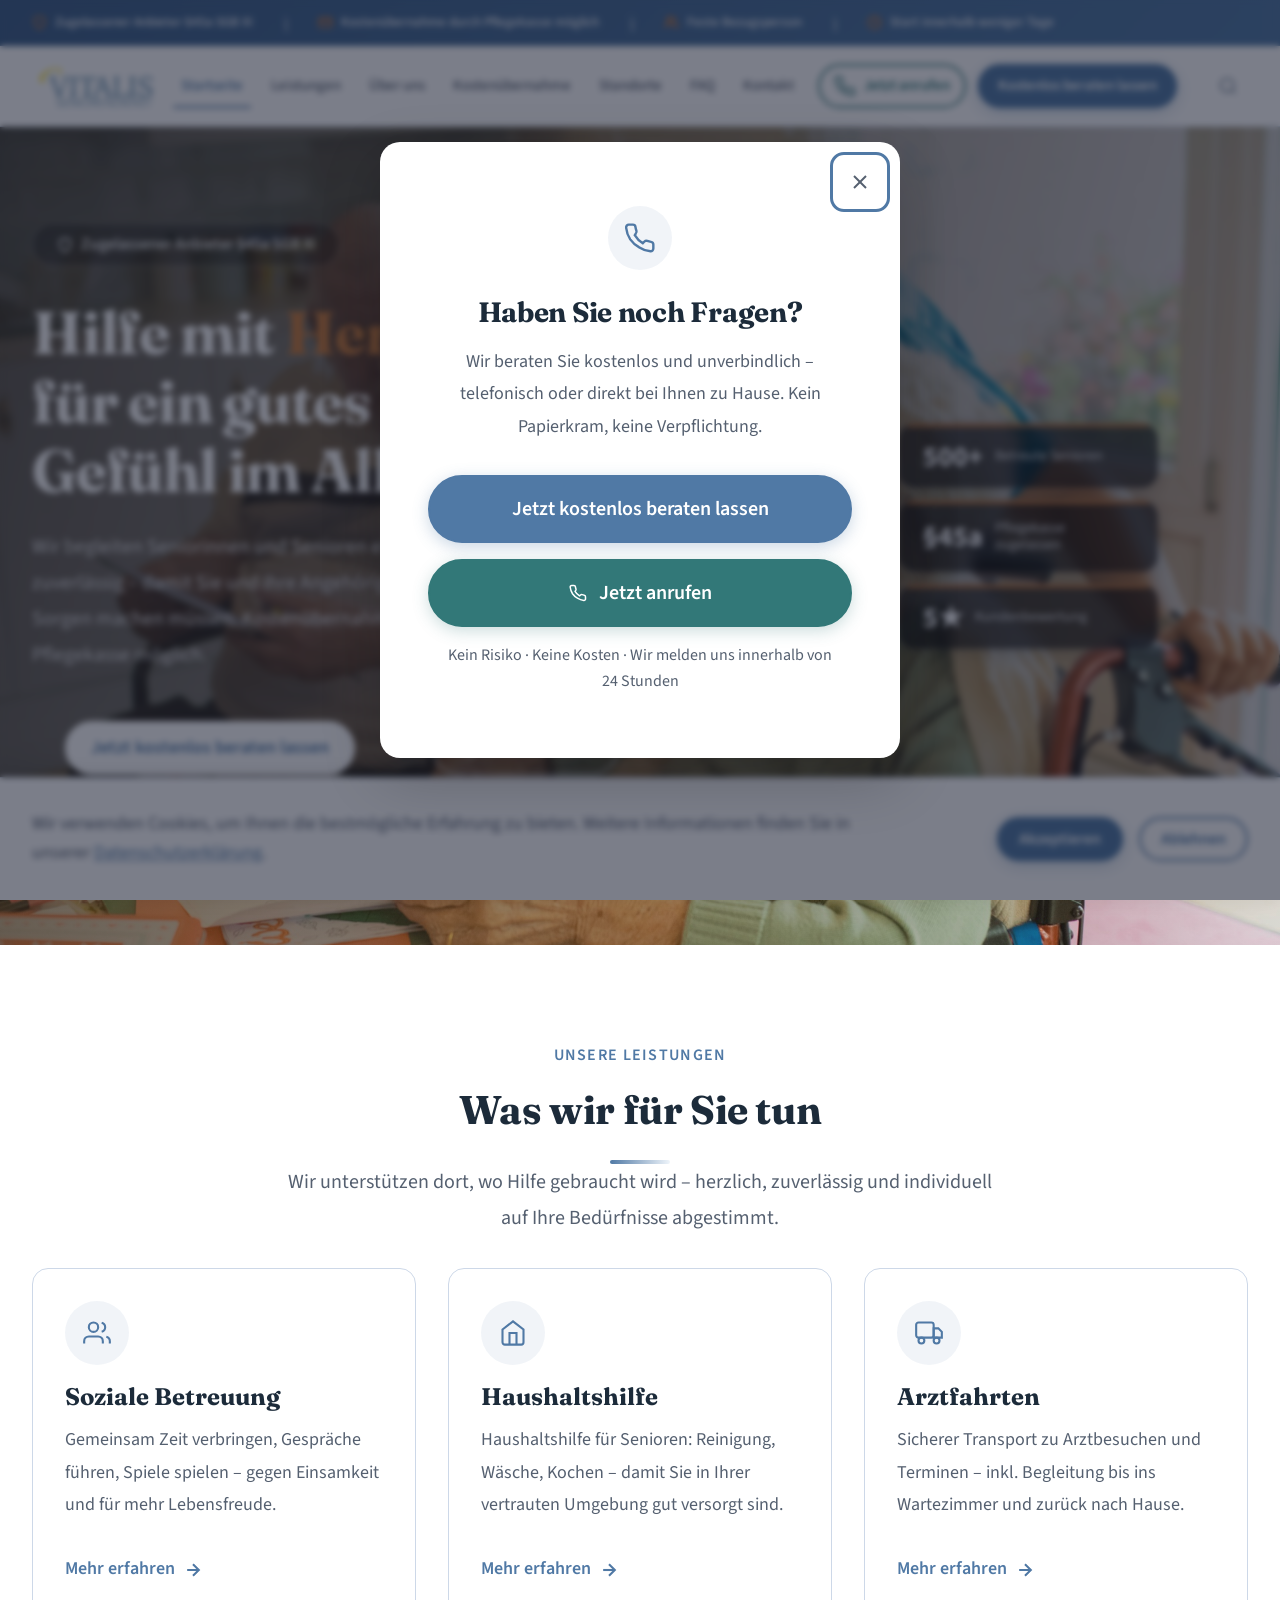
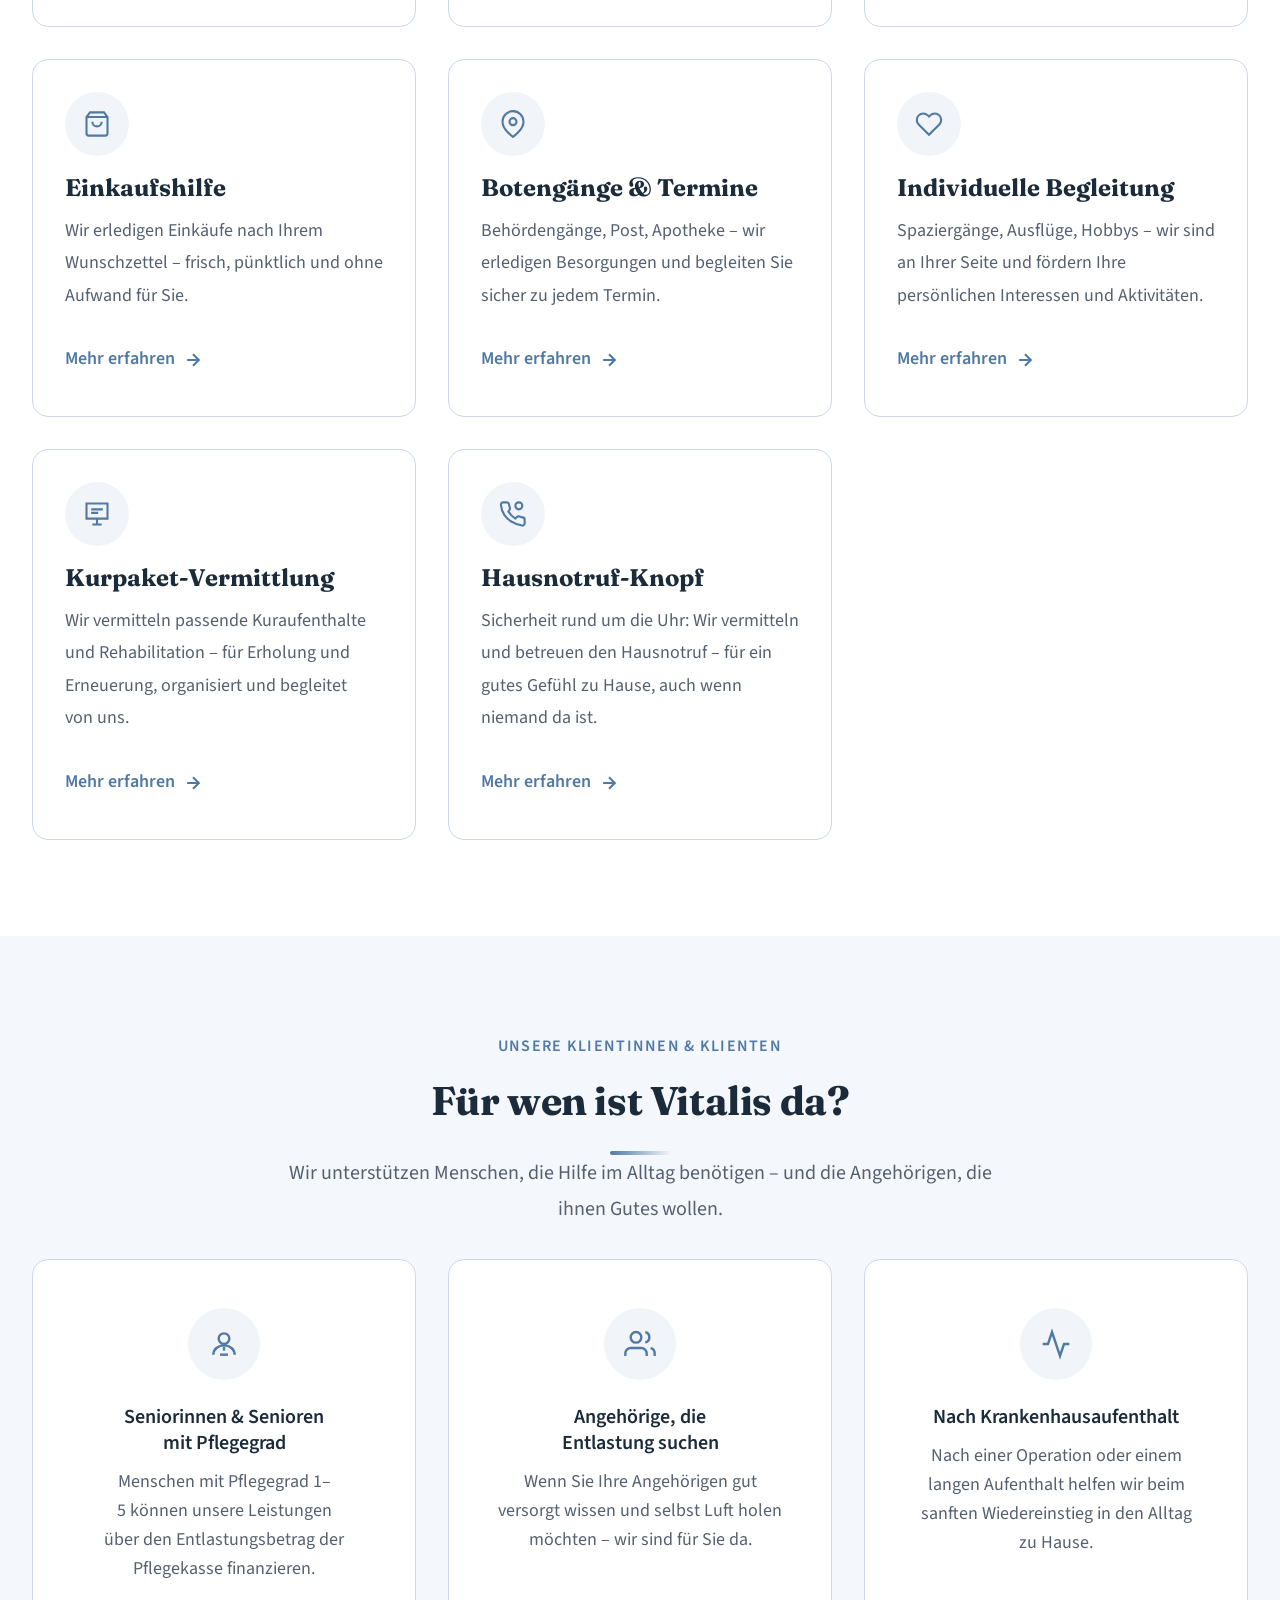
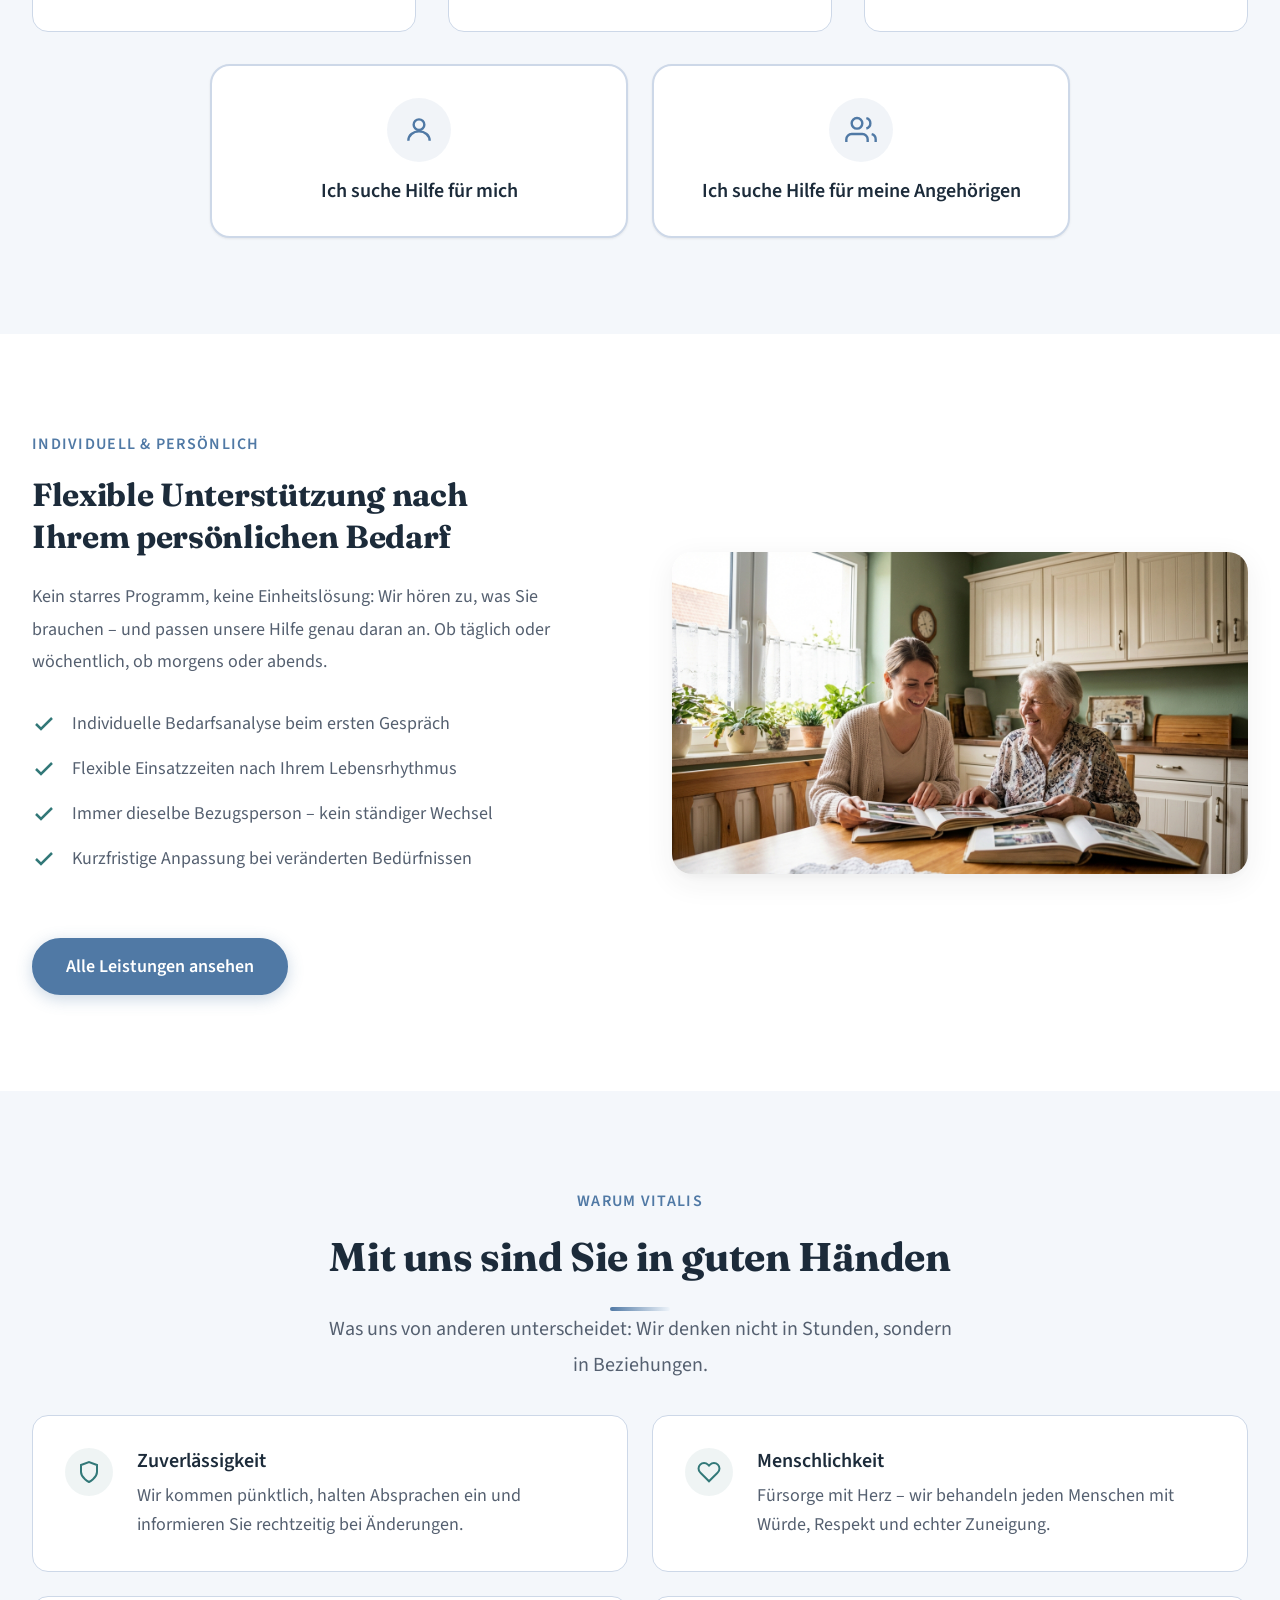
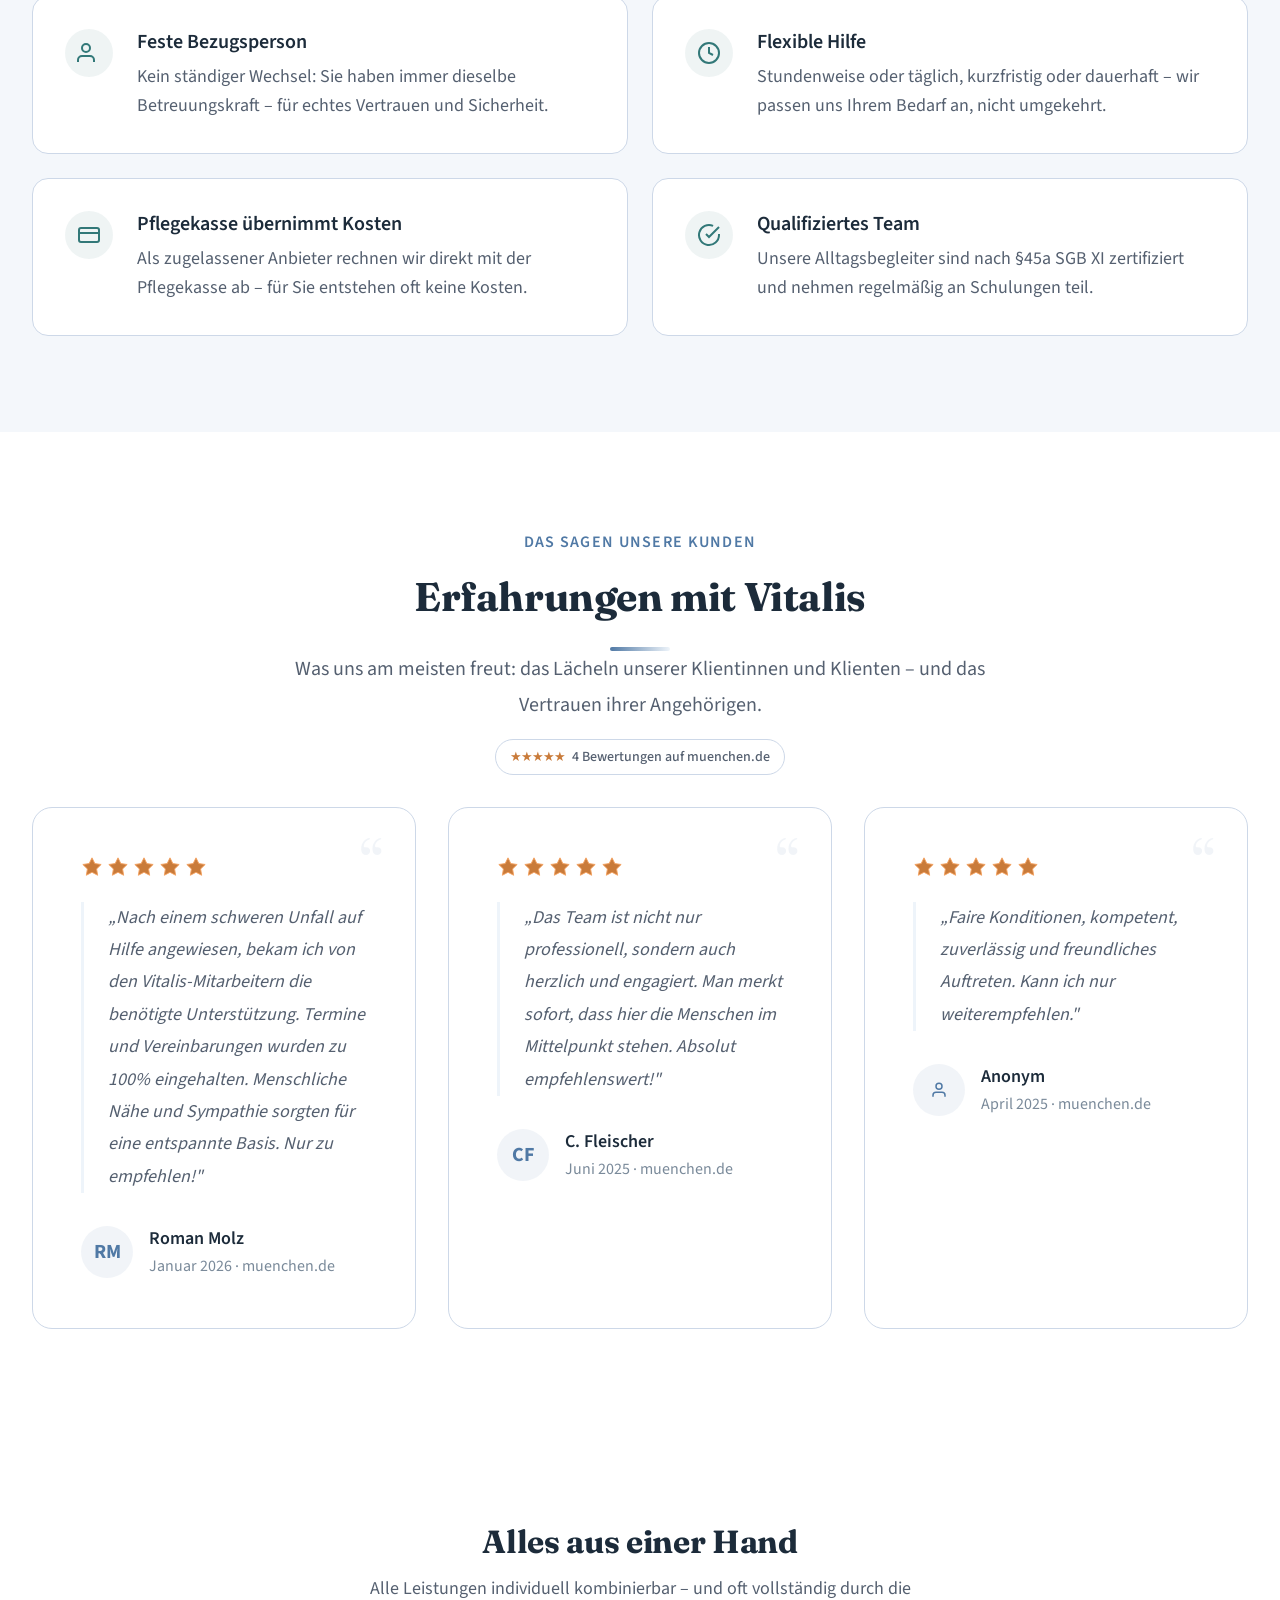
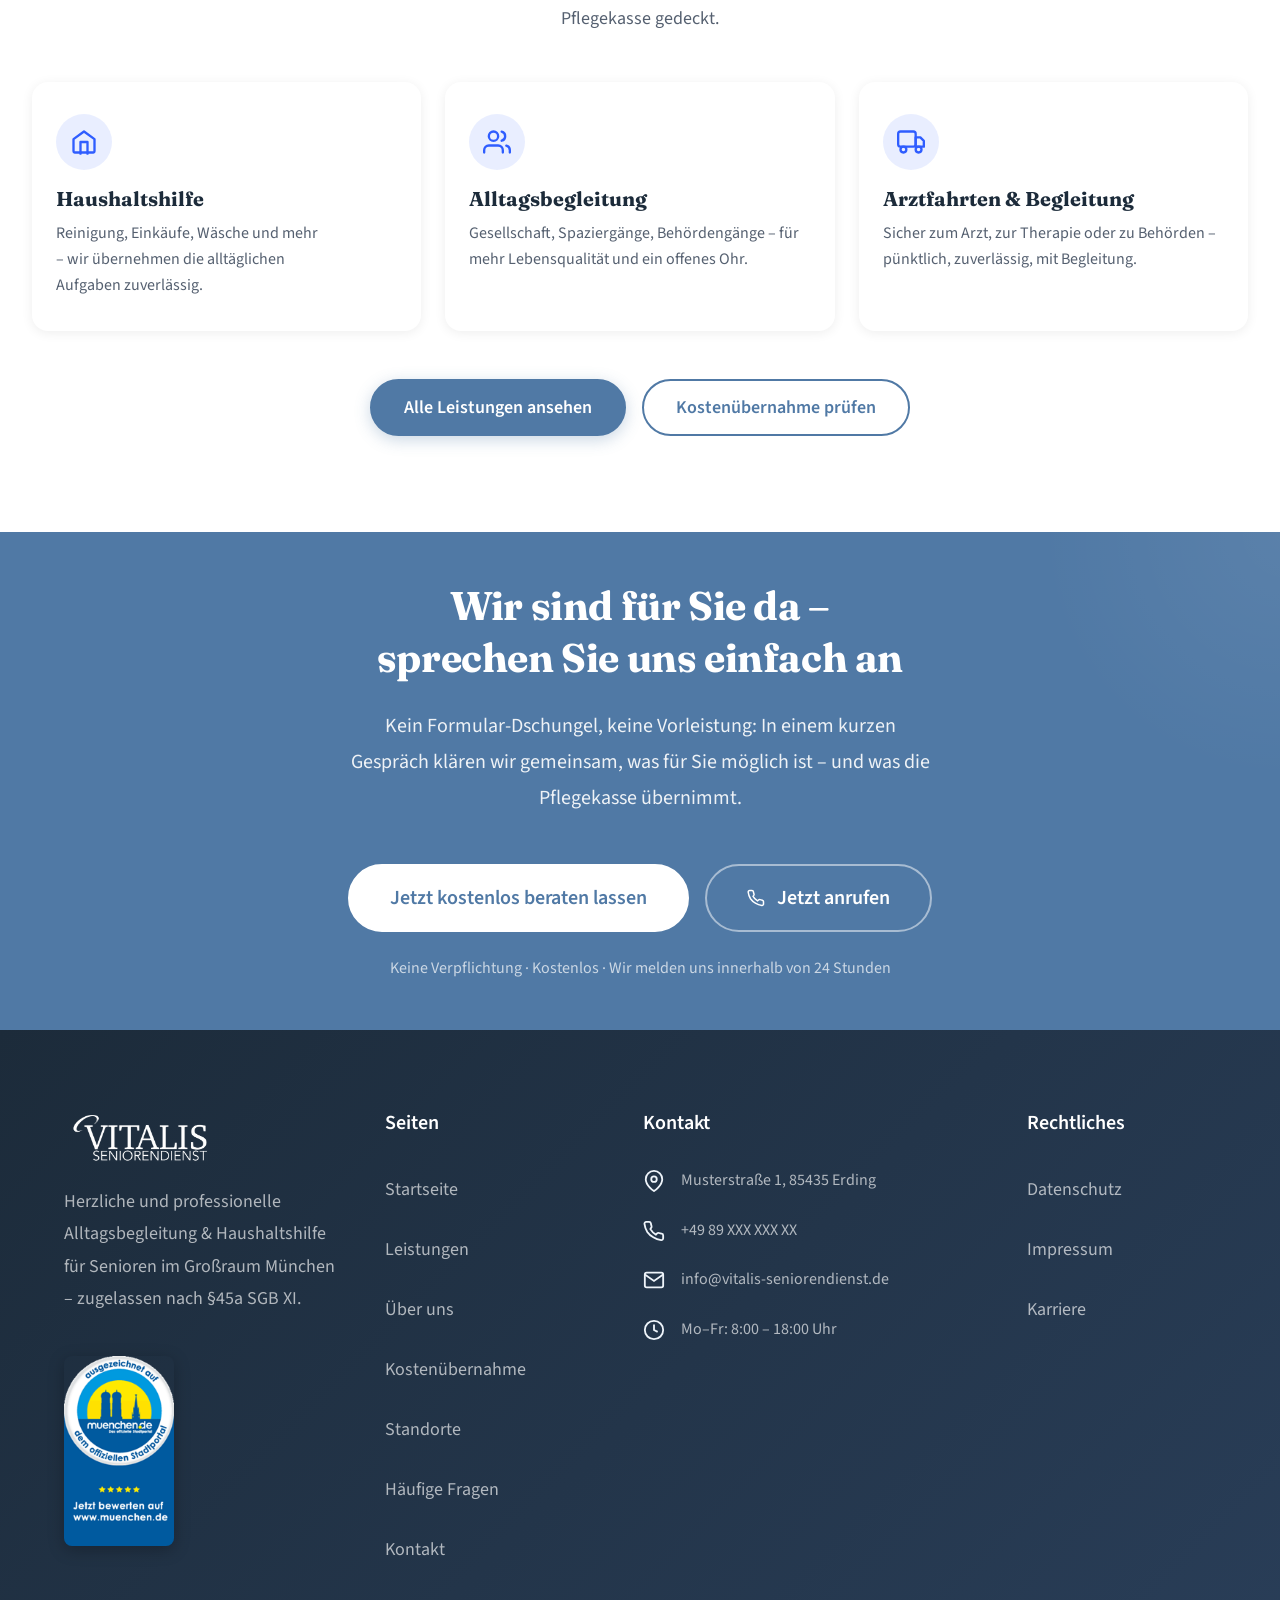
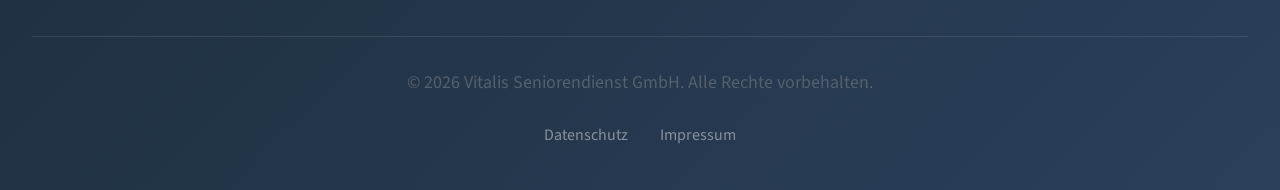
<file: index.html>
<!DOCTYPE html>
<html lang="de">
<head>
  <meta charset="UTF-8" />
  <meta name="viewport" content="width=device-width, initial-scale=1.0" />
  <title>Vitalis Seniorendienst – Hilfe mit Herz für ein gutes Gefühl im Alltag</title>
  <meta name="description" content="Vitalis Seniorendienst GmbH – zugelassener Anbieter nach §45a SGB XI. Alltagsbegleitung, Haushaltshilfe und Seniorenbetreuung im Raum München. Kostenübernahme durch Pflegekasse möglich." />
  <meta name="keywords" content="Haushaltshilfe Senioren München, Alltagsbegleitung Erding, Seniorenbetreuung Pflegekasse, §45a SGB XI" />
  <!-- Performance: DNS Prefetch für externe Ressourcen --><link rel="dns-prefetch" href="https://sorglos-pflege.de" />  <!-- CSS kritisch inline-priorisieren -->
  <link rel="preload" href="css/main.css" as="style" />  <link rel="preload" href="assets/fonts/source-sans-3-latin.woff2" as="font" type="font/woff2" crossorigin />
  <link rel="stylesheet" href="css/main.css" />
  <link rel="stylesheet" href="css/components.css" />
  <link rel="stylesheet" href="css/responsive.css" />
</head>
<body>

<a href="#main-content" class="skip-link">Zum Inhalt springen</a>

<!-- ══ HEADER ══════════════════════════════════════════════ -->
<header class="site-header">
  <div class="trust-bar">
    <div class="trust-bar__inner container">
      <span class="trust-bar__item">
        <svg width="15" height="15" viewBox="0 0 24 24" fill="none" stroke="currentColor" stroke-width="2.5" aria-hidden="true"><path d="M12 22s8-4 8-10V5l-8-3-8 3v7c0 6 8 10 8 10z"/></svg>
        Zugelassener Anbieter §45a SGB XI
      </span>
      <span class="trust-bar__divider" aria-hidden="true">|</span>
      <span class="trust-bar__item">
        <svg width="15" height="15" viewBox="0 0 24 24" fill="none" stroke="currentColor" stroke-width="2.5" aria-hidden="true"><rect x="2" y="5" width="20" height="14" rx="2"/><line x1="2" y1="10" x2="22" y2="10"/></svg>
        Kostenübernahme durch Pflegekasse möglich
      </span>
      <span class="trust-bar__divider" aria-hidden="true">|</span>
      <span class="trust-bar__item">
        <svg width="15" height="15" viewBox="0 0 24 24" fill="none" stroke="currentColor" stroke-width="2.5" aria-hidden="true"><path d="M17 21v-2a4 4 0 0 0-4-4H5a4 4 0 0 0-4 4v2"/><circle cx="9" cy="7" r="4"/><path d="M23 21v-2a4 4 0 0 0-3-3.87"/><path d="M16 3.13a4 4 0 0 1 0 7.75"/></svg>
        Feste Bezugsperson
      </span>
      <span class="trust-bar__divider" aria-hidden="true">|</span>
      <span class="trust-bar__item">
        <svg width="15" height="15" viewBox="0 0 24 24" fill="none" stroke="currentColor" stroke-width="2.5" aria-hidden="true"><circle cx="12" cy="12" r="10"/><polyline points="12 6 12 12 16 14"/></svg>
        Start innerhalb weniger Tage
      </span>
    </div>
  </div>
  <nav class="nav" role="navigation" aria-label="Hauptnavigation">
    <div class="nav__inner container">
      <a href="index.html" class="nav__logo" aria-label="Vitalis Seniorendienst – Startseite">
        <img src="images/vitalis-logo.avif" alt="Vitalis Seniorendienst" class="nav__logo-img" width="160" height="48" loading="eager">
      </a>
      <button class="nav__hamburger" aria-label="Menü öffnen" aria-expanded="false" aria-controls="nav-menu">
        <span></span><span></span><span></span>
      </button>
      <ul class="nav__links" id="nav-menu" role="list">
        <li><a href="index.html" class="nav__link is-active" aria-current="page">Startseite</a></li>
        <li><a href="leistungen.html" class="nav__link">Leistungen</a></li>
        <li><a href="ueber-uns.html" class="nav__link">Über uns</a></li>
        <li><a href="kostenuebernahme.html" class="nav__link">Kostenübernahme</a></li>
        <li><a href="standorte.html" class="nav__link">Standorte</a></li>
        <li><a href="faq.html" class="nav__link">FAQ</a></li>
        <li><a href="kontakt.html" class="nav__link">Kontakt</a></li>
      </ul>
      <button class="nav__search-btn" id="searchOpen" aria-label="Suche öffnen" type="button">
        <svg width="20" height="20" viewBox="0 0 24 24" fill="none" stroke="currentColor" stroke-width="2" aria-hidden="true"><circle cx="11" cy="11" r="8"/><line x1="21" y1="21" x2="16.65" y2="16.65"/></svg>
      </button>
      <div class="nav__search-wrap" id="navSearchWrap">
        <div class="nav__search-bar">
          <svg width="18" height="18" viewBox="0 0 24 24" fill="none" stroke="currentColor" stroke-width="2" aria-hidden="true"><circle cx="11" cy="11" r="8"/><line x1="21" y1="21" x2="16.65" y2="16.65"/></svg>
          <input type="search" id="searchInput" class="nav__search-input" placeholder="Seite suchen…" autocomplete="off" spellcheck="false" aria-label="Suche" />
          <button class="nav__search-close" id="searchClose" aria-label="Suche schließen" type="button"><svg width="14" height="14" viewBox="0 0 24 24" fill="none" stroke="currentColor" stroke-width="2.5"><line x1="18" y1="6" x2="6" y2="18"/><line x1="6" y1="6" x2="18" y2="18"/></svg></button>
        </div>
        <div class="nav__search-dropdown" id="searchDropdown">
          <ul id="searchResults" class="nav__search-results" role="listbox"></ul>
          <p id="searchEmpty" class="nav__search-empty" hidden>Keine Ergebnisse gefunden.</p>
        </div>
      </div>
      <div class="nav__actions">
        <a href="tel:+4989XXXXXXXX" class="nav__phone">
          <svg width="18" height="18" viewBox="0 0 24 24" fill="none" stroke="currentColor" stroke-width="2" aria-hidden="true"><path d="M22 16.92v3a2 2 0 0 1-2.18 2 19.79 19.79 0 0 1-8.63-3.07A19.5 19.5 0 0 1 4.69 13a19.79 19.79 0 0 1-3.07-8.67A2 2 0 0 1 3.6 2h3a2 2 0 0 1 2 1.72c.127.96.361 1.903.7 2.81a2 2 0 0 1-.45 2.11L8.09 9.91a16 16 0 0 0 6 6l1.27-1.27a2 2 0 0 1 2.11-.45c.907.339 1.85.573 2.81.7A2 2 0 0 1 22 16.92z"/></svg>
          Jetzt anrufen
        </a>
        <a href="kontakt.html" class="btn btn-primary btn-nav">Kostenlos beraten lassen</a>
      </div>
    </div>
  </nav>
  <div class="nav-overlay" aria-hidden="true"></div>
</header>

<!-- ══ HAUPTINHALT ═════════════════════════════════════════ -->
<main id="main-content">

  <!-- HERO ──────────────────────────────────────────────── -->
  <section class="hero" aria-label="Willkommen bei Vitalis Seniorendienst">
    <div class="hero__inner container">
      <div class="hero__content fade-in">
        <span class="hero__badge">
          <svg width="16" height="16" viewBox="0 0 24 24" fill="none" stroke="currentColor" stroke-width="2" aria-hidden="true"><path d="M12 22s8-4 8-10V5l-8-3-8 3v7c0 6 8 10 8 10z"/></svg>
          Zugelassener Anbieter §45a SGB XI
        </span>
        <h1 class="hero__title">Hilfe mit <span class="hero__title-accent">Herz</span> –<br>für ein gutes<br>Gefühl im Alltag</h1>
        <p class="hero__subtitle">Wir begleiten Seniorinnen und Senioren einfühlsam und zuverlässig – damit Sie und Ihre Angehörigen sich keine Sorgen machen müssen. Kostenübernahme durch die Pflegekasse möglich.</p>
        <div class="hero__actions">
          <a href="kontakt.html" class="btn btn-white btn-lg">Jetzt kostenlos beraten lassen</a>
          <a href="tel:+4989XXXXXXXX" class="btn btn-secondary btn-secondary--on-dark btn-lg">
            <svg width="18" height="18" viewBox="0 0 24 24" fill="none" stroke="currentColor" stroke-width="2" aria-hidden="true"><path d="M22 16.92v3a2 2 0 0 1-2.18 2 19.79 19.79 0 0 1-8.63-3.07A19.5 19.5 0 0 1 4.69 13a19.79 19.79 0 0 1-3.07-8.67A2 2 0 0 1 3.6 2h3a2 2 0 0 1 2 1.72c.127.96.361 1.903.7 2.81a2 2 0 0 1-.45 2.11L8.09 9.91a16 16 0 0 0 6 6l1.27-1.27a2 2 0 0 1 2.11-.45c.907.339 1.85.573 2.81.7A2 2 0 0 1 22 16.92z"/></svg>
            Jetzt anrufen
          </a>
        </div>
        <div class="hero__trust">
          <div class="hero__trust-item">
            <svg width="22" height="22" viewBox="0 0 24 24" fill="none" stroke="currentColor" stroke-width="2" aria-hidden="true"><polyline points="20 6 9 17 4 12"/></svg>
            Keine Wartezeiten
          </div>
          <div class="hero__trust-item">
            <svg width="22" height="22" viewBox="0 0 24 24" fill="none" stroke="currentColor" stroke-width="2" aria-hidden="true"><polyline points="20 6 9 17 4 12"/></svg>
            Keine Verpflichtung
          </div>
          <div class="hero__trust-item">
            <svg width="22" height="22" viewBox="0 0 24 24" fill="none" stroke="currentColor" stroke-width="2" aria-hidden="true"><polyline points="20 6 9 17 4 12"/></svg>
            Pflegekasse übernimmt Kosten
          </div>
        </div>
      </div>
      <!-- Trust-Statistiken (rechte Spalte auf Desktop) -->
      <div class="hero__stats stagger-children" aria-label="Zahlen und Fakten">
        <div class="hero__stat hero__stat--blue">
          <span class="hero__stat-number count-up" data-target="500" data-suffix="+">500+</span>
          <span class="hero__stat-label">Betreute Senioren</span>
        </div>
        <div class="hero__stat hero__stat--teal">
          <span class="hero__stat-number">§45a</span>
          <span class="hero__stat-label">Pflegekasse zugelassen</span>
        </div>
        <div class="hero__stat hero__stat--amber">
          <span class="hero__stat-number">5&#9733;</span>
          <span class="hero__stat-label">Kundenbewertung</span>
        </div>
      </div>
    </div>
  </section>

  <!-- LEISTUNGEN ÜBERBLICK ────────────────────────────── -->
  <section class="section bg-white" aria-labelledby="leistungen-heading">
    <div class="container">
      <div class="section-header">
        <span class="section-header__label">Unsere Leistungen</span>
        <h2 class="section-header__title" id="leistungen-heading">Was wir für Sie tun</h2>
        <div class="section-header__accent" aria-hidden="true"></div>
        <p class="section-header__text">Wir unterstützen dort, wo Hilfe gebraucht wird – herzlich, zuverlässig und individuell auf Ihre Bedürfnisse abgestimmt.</p>
      </div>
      <div class="grid grid-3 stagger-children" style="margin-top: var(--spacing-lg);">
        <article class="feature-card fade-in">
          <div class="feature-card__icon" aria-hidden="true">
            <svg width="32" height="32" viewBox="0 0 24 24" fill="none" stroke="currentColor" stroke-width="1.8"><path d="M17 21v-2a4 4 0 0 0-4-4H5a4 4 0 0 0-4 4v2"/><circle cx="9" cy="7" r="4"/><path d="M23 21v-2a4 4 0 0 0-3-3.87"/><path d="M16 3.13a4 4 0 0 1 0 7.75"/></svg>
          </div>
          <h3 class="feature-card__title">Soziale Betreuung</h3>
          <p class="feature-card__text">Gemeinsam Zeit verbringen, Gespräche führen, Spiele spielen – gegen Einsamkeit und für mehr Lebensfreude.</p>
          <a href="leistungen.html#soziale-betreuung" class="feature-card__link">
            Mehr erfahren
            <svg width="16" height="16" viewBox="0 0 24 24" fill="none" stroke="currentColor" stroke-width="2.5" aria-hidden="true"><line x1="5" y1="12" x2="19" y2="12"/><polyline points="12 5 19 12 12 19"/></svg>
          </a>
        </article>
        <article class="feature-card fade-in">
          <div class="feature-card__icon" aria-hidden="true">
            <svg width="32" height="32" viewBox="0 0 24 24" fill="none" stroke="currentColor" stroke-width="1.8"><path d="M3 9l9-7 9 7v11a2 2 0 0 1-2 2H5a2 2 0 0 1-2-2z"/><polyline points="9 22 9 12 15 12 15 22"/></svg>
          </div>
          <h3 class="feature-card__title">Haushaltshilfe</h3>
          <p class="feature-card__text">Haushaltshilfe für Senioren: Reinigung, Wäsche, Kochen – damit Sie in Ihrer vertrauten Umgebung gut versorgt sind.</p>
          <a href="leistungen.html#haushaltshilfe" class="feature-card__link">
            Mehr erfahren
            <svg width="16" height="16" viewBox="0 0 24 24" fill="none" stroke="currentColor" stroke-width="2.5" aria-hidden="true"><line x1="5" y1="12" x2="19" y2="12"/><polyline points="12 5 19 12 12 19"/></svg>
          </a>
        </article>
        <article class="feature-card fade-in">
          <div class="feature-card__icon" aria-hidden="true">
            <svg width="32" height="32" viewBox="0 0 24 24" fill="none" stroke="currentColor" stroke-width="1.8"><rect x="1" y="3" width="15" height="13" rx="2"/><polygon points="16 8 20 8 23 11 23 16 16 16 16 8"/><circle cx="5.5" cy="18.5" r="2.5"/><circle cx="18.5" cy="18.5" r="2.5"/></svg>
          </div>
          <h3 class="feature-card__title">Arztfahrten</h3>
          <p class="feature-card__text">Sicherer Transport zu Arztbesuchen und Terminen – inkl. Begleitung bis ins Wartezimmer und zurück nach Hause.</p>
          <a href="leistungen.html#arztfahrten" class="feature-card__link">
            Mehr erfahren
            <svg width="16" height="16" viewBox="0 0 24 24" fill="none" stroke="currentColor" stroke-width="2.5" aria-hidden="true"><line x1="5" y1="12" x2="19" y2="12"/><polyline points="12 5 19 12 12 19"/></svg>
          </a>
        </article>
        <article class="feature-card fade-in">
          <div class="feature-card__icon" aria-hidden="true">
            <svg width="32" height="32" viewBox="0 0 24 24" fill="none" stroke="currentColor" stroke-width="1.8"><path d="M6 2L3 6v14a2 2 0 0 0 2 2h14a2 2 0 0 0 2-2V6l-3-4z"/><line x1="3" y1="6" x2="21" y2="6"/><path d="M16 10a4 4 0 0 1-8 0"/></svg>
          </div>
          <h3 class="feature-card__title">Einkaufshilfe</h3>
          <p class="feature-card__text">Wir erledigen Einkäufe nach Ihrem Wunschzettel – frisch, pünktlich und ohne Aufwand für Sie.</p>
          <a href="leistungen.html#einkaufshilfe" class="feature-card__link">
            Mehr erfahren
            <svg width="16" height="16" viewBox="0 0 24 24" fill="none" stroke="currentColor" stroke-width="2.5" aria-hidden="true"><line x1="5" y1="12" x2="19" y2="12"/><polyline points="12 5 19 12 12 19"/></svg>
          </a>
        </article>
        <article class="feature-card fade-in">
          <div class="feature-card__icon" aria-hidden="true">
            <svg width="32" height="32" viewBox="0 0 24 24" fill="none" stroke="currentColor" stroke-width="1.8"><path d="M21 10c0 7-9 13-9 13s-9-6-9-13a9 9 0 0 1 18 0z"/><circle cx="12" cy="10" r="3"/></svg>
          </div>
          <h3 class="feature-card__title">Botengänge & Termine</h3>
          <p class="feature-card__text">Behördengänge, Post, Apotheke – wir erledigen Besorgungen und begleiten Sie sicher zu jedem Termin.</p>
          <a href="leistungen.html#botengaenge" class="feature-card__link">
            Mehr erfahren
            <svg width="16" height="16" viewBox="0 0 24 24" fill="none" stroke="currentColor" stroke-width="2.5" aria-hidden="true"><line x1="5" y1="12" x2="19" y2="12"/><polyline points="12 5 19 12 12 19"/></svg>
          </a>
        </article>
        <article class="feature-card fade-in">
          <div class="feature-card__icon" aria-hidden="true">
            <svg width="32" height="32" viewBox="0 0 24 24" fill="none" stroke="currentColor" stroke-width="1.8"><path d="M20.84 4.61a5.5 5.5 0 0 0-7.78 0L12 5.67l-1.06-1.06a5.5 5.5 0 0 0-7.78 7.78l1.06 1.06L12 21.23l7.78-7.78 1.06-1.06a5.5 5.5 0 0 0 0-7.78z"/></svg>
          </div>
          <h3 class="feature-card__title">Individuelle Begleitung</h3>
          <p class="feature-card__text">Spaziergänge, Ausflüge, Hobbys – wir sind an Ihrer Seite und fördern Ihre persönlichen Interessen und Aktivitäten.</p>
          <a href="leistungen.html" class="feature-card__link">
            Mehr erfahren
            <svg width="16" height="16" viewBox="0 0 24 24" fill="none" stroke="currentColor" stroke-width="2.5" aria-hidden="true"><line x1="5" y1="12" x2="19" y2="12"/><polyline points="12 5 19 12 12 19"/></svg>
          </a>
        </article>
        <article class="feature-card fade-in">
          <div class="feature-card__icon" aria-hidden="true">
            <svg width="32" height="32" viewBox="0 0 24 24" fill="none" stroke="currentColor" stroke-width="1.8"><path d="M3 3h18v13H3z"/><path d="M8 21h8"/><path d="M12 16v5"/><path d="M7 8h10"/><path d="M7 11h6"/></svg>
          </div>
          <h3 class="feature-card__title">Kurpaket-Vermittlung</h3>
          <p class="feature-card__text">Wir vermitteln passende Kuraufenthalte und Rehabilitation – für Erholung und Erneuerung, organisiert und begleitet von uns.</p>
          <a href="leistungen.html#kurpakete" class="feature-card__link">
            Mehr erfahren
            <svg width="16" height="16" viewBox="0 0 24 24" fill="none" stroke="currentColor" stroke-width="2.5" aria-hidden="true"><line x1="5" y1="12" x2="19" y2="12"/><polyline points="12 5 19 12 12 19"/></svg>
          </a>
        </article>
        <article class="feature-card fade-in">
          <div class="feature-card__icon" aria-hidden="true">
            <svg width="32" height="32" viewBox="0 0 24 24" fill="none" stroke="currentColor" stroke-width="1.8"><path d="M22 16.92v3a2 2 0 0 1-2.18 2 19.79 19.79 0 0 1-8.63-3.07A19.5 19.5 0 0 1 4.69 13a19.79 19.79 0 0 1-3.07-8.67A2 2 0 0 1 3.6 2h3a2 2 0 0 1 2 1.72c.127.96.361 1.903.7 2.81a2 2 0 0 1-.45 2.11L8.09 9.91a16 16 0 0 0 6 6l1.27-1.27a2 2 0 0 1 2.11-.45c.907.339 1.85.573 2.81.7A2 2 0 0 1 22 16.92z"/><circle cx="17" cy="5" r="3"/></svg>
          </div>
          <h3 class="feature-card__title">Hausnotruf-Knopf</h3>
          <p class="feature-card__text">Sicherheit rund um die Uhr: Wir vermitteln und betreuen den Hausnotruf – für ein gutes Gefühl zu Hause, auch wenn niemand da ist.</p>
          <a href="leistungen.html#hausnotruf" class="feature-card__link">
            Mehr erfahren
            <svg width="16" height="16" viewBox="0 0 24 24" fill="none" stroke="currentColor" stroke-width="2.5" aria-hidden="true"><line x1="5" y1="12" x2="19" y2="12"/><polyline points="12 5 19 12 12 19"/></svg>
          </a>
        </article>
      </div>
    </div>
  </section>

  <!-- FÜR WEN ─────────────────────────────────────────── -->
  <section class="section bg-section" aria-labelledby="fuer-wen-heading">
    <div class="container">
      <div class="section-header">
        <span class="section-header__label">Unsere Klientinnen & Klienten</span>
        <h2 class="section-header__title" id="fuer-wen-heading">Für wen ist Vitalis da?</h2>
        <div class="section-header__accent" aria-hidden="true"></div>
        <p class="section-header__text">Wir unterstützen Menschen, die Hilfe im Alltag benötigen – und die Angehörigen, die ihnen Gutes wollen.</p>
      </div>
      <div class="target-cards stagger-children" style="margin-top: var(--spacing-xl);">
        <div class="target-card fade-in">
          <div class="target-card__icon" aria-hidden="true">
            <svg width="36" height="36" viewBox="0 0 24 24" fill="none" stroke="currentColor" stroke-width="1.8"><circle cx="12" cy="8" r="4"/><path d="M4 20c0-4 3.6-7 8-7s8 3 8 7"/><line x1="12" y1="14" x2="12" y2="17"/><line x1="9" y1="20" x2="15" y2="20"/></svg>
          </div>
          <h3 class="target-card__title">Seniorinnen &amp; Senioren mit Pflegegrad</h3>
          <p class="target-card__text">Menschen mit Pflegegrad 1–5 können unsere Leistungen über den Entlastungsbetrag der Pflegekasse finanzieren.</p>
        </div>
        <div class="target-card fade-in">
          <div class="target-card__icon" aria-hidden="true">
            <svg width="36" height="36" viewBox="0 0 24 24" fill="none" stroke="currentColor" stroke-width="1.8"><path d="M17 21v-2a4 4 0 0 0-4-4H5a4 4 0 0 0-4 4v2"/><circle cx="9" cy="7" r="4"/><path d="M23 21v-2a4 4 0 0 0-3-3.87"/><path d="M16 3.13a4 4 0 0 1 0 7.75"/></svg>
          </div>
          <h3 class="target-card__title">Angehörige, die Entlastung suchen</h3>
          <p class="target-card__text">Wenn Sie Ihre Angehörigen gut versorgt wissen und selbst Luft holen möchten – wir sind für Sie da.</p>
        </div>
        <div class="target-card fade-in">
          <div class="target-card__icon" aria-hidden="true">
            <svg width="36" height="36" viewBox="0 0 24 24" fill="none" stroke="currentColor" stroke-width="1.8"><path d="M22 12h-4l-3 9L9 3l-3 9H2"/></svg>
          </div>
          <h3 class="target-card__title">Nach Krankenhausaufenthalt</h3>
          <p class="target-card__text">Nach einer Operation oder einem langen Aufenthalt helfen wir beim sanften Wiedereinstieg in den Alltag zu Hause.</p>
        </div>
      </div>

      <!-- FÜR WEN – MINI-CHECK -->
      <div class="fuer-wen" id="fuer-wen" style="margin-top: var(--spacing-xl);">
        <div class="fuer-wen__buttons">
          <button
            type="button"
            class="fuer-wen__btn"
            data-target="fuer-wen-panel-selbst"
            aria-expanded="false"
            aria-controls="fuer-wen-panel-selbst"
          >
            <span class="fuer-wen__btn-icon" aria-hidden="true">
              <svg width="32" height="32" viewBox="0 0 24 24" fill="none" stroke="currentColor" stroke-width="1.8" aria-hidden="true"><circle cx="12" cy="8" r="4"/><path d="M4 20c0-4 3.6-7 8-7s8 3 8 7"/></svg>
            </span>
            Ich suche Hilfe für mich
          </button>
          <button
            type="button"
            class="fuer-wen__btn"
            data-target="fuer-wen-panel-angehoerige"
            aria-expanded="false"
            aria-controls="fuer-wen-panel-angehoerige"
          >
            <span class="fuer-wen__btn-icon" aria-hidden="true">
              <svg width="32" height="32" viewBox="0 0 24 24" fill="none" stroke="currentColor" stroke-width="1.8" aria-hidden="true"><path d="M17 21v-2a4 4 0 0 0-4-4H5a4 4 0 0 0-4 4v2"/><circle cx="9" cy="7" r="4"/><path d="M23 21v-2a4 4 0 0 0-3-3.87"/><path d="M16 3.13a4 4 0 0 1 0 7.75"/></svg>
            </span>
            Ich suche Hilfe für meine Angehörigen
          </button>
        </div>

        <div class="fuer-wen__panel" id="fuer-wen-panel-selbst" aria-hidden="true">
          <div class="fuer-wen__panel-inner">
            <p class="fuer-wen__panel-text">
              Haben Sie bereits einen Pflegegrad? Die Kosten können vollständig übernommen werden –
              der Entlastungsbetrag nach §45b beträgt 125&nbsp;€/Monat und ist für unsere Leistungen einsetzbar.
            </p>
            <a href="kostenuebernahme.html" class="btn btn-primary btn-lg">
              Anspruch prüfen
              <svg width="18" height="18" viewBox="0 0 24 24" fill="none" stroke="currentColor" stroke-width="2.5" aria-hidden="true"><line x1="5" y1="12" x2="19" y2="12"/><polyline points="12 5 19 12 12 19"/></svg>
            </a>
          </div>
        </div>

        <div class="fuer-wen__panel" id="fuer-wen-panel-angehoerige" aria-hidden="true">
          <div class="fuer-wen__panel-inner">
            <p class="fuer-wen__panel-text">
              Viele Angehörige unterschätzen die Leistungen der Pflegekasse. Unser Wizard zeigt Ihnen
              in 2 Minuten, welche Leistungen möglich sind – und wie hoch die monatliche Übernahme sein kann.
            </p>
            <a href="kostenuebernahme.html" class="btn btn-primary btn-lg">
              Jetzt Anspruch prüfen
              <svg width="18" height="18" viewBox="0 0 24 24" fill="none" stroke="currentColor" stroke-width="2.5" aria-hidden="true"><line x1="5" y1="12" x2="19" y2="12"/><polyline points="12 5 19 12 12 19"/></svg>
            </a>
          </div>
        </div>
      </div>

    </div>
  </section>

  <!-- FEATURE SECTION ─────────────────────────────────── -->
  <section class="section bg-white" aria-labelledby="individuelle-hilfe-heading">
    <div class="container">
      <div class="feature-section">
        <div class="feature-section__content fade-in-left">
          <span class="feature-section__label">Individuell & persönlich</span>
          <h2 class="feature-section__title" id="individuelle-hilfe-heading">Flexible Unterstützung nach Ihrem persönlichen Bedarf</h2>
          <p class="feature-section__text">Kein starres Programm, keine Einheitslösung: Wir hören zu, was Sie brauchen – und passen unsere Hilfe genau daran an. Ob täglich oder wöchentlich, ob morgens oder abends.</p>
          <ul class="feature-section__list" role="list">
            <li class="feature-section__list-item">
              <svg width="20" height="20" viewBox="0 0 24 24" fill="none" stroke="currentColor" stroke-width="2.5" aria-hidden="true"><polyline points="20 6 9 17 4 12"/></svg>
              Individuelle Bedarfsanalyse beim ersten Gespräch
            </li>
            <li class="feature-section__list-item">
              <svg width="20" height="20" viewBox="0 0 24 24" fill="none" stroke="currentColor" stroke-width="2.5" aria-hidden="true"><polyline points="20 6 9 17 4 12"/></svg>
              Flexible Einsatzzeiten nach Ihrem Lebensrhythmus
            </li>
            <li class="feature-section__list-item">
              <svg width="20" height="20" viewBox="0 0 24 24" fill="none" stroke="currentColor" stroke-width="2.5" aria-hidden="true"><polyline points="20 6 9 17 4 12"/></svg>
              Immer dieselbe Bezugsperson – kein ständiger Wechsel
            </li>
            <li class="feature-section__list-item">
              <svg width="20" height="20" viewBox="0 0 24 24" fill="none" stroke="currentColor" stroke-width="2.5" aria-hidden="true"><polyline points="20 6 9 17 4 12"/></svg>
              Kurzfristige Anpassung bei veränderten Bedürfnissen
            </li>
          </ul>
          <a href="leistungen.html" class="btn btn-primary" style="margin-top: var(--spacing-xl);">Alle Leistungen ansehen</a>
        </div>
        <div class="feature-section__image fade-in-right">
          <img
            src="images/individuell.jpeg"
            alt="Betreuerin und ältere Dame schauen gemeinsam lachend in ein Fotoalbum"
            width="700" height="550"
            loading="lazy"
          />
        </div>
      </div>
    </div>
  </section>

  <!-- VORTEILE ─────────────────────────────────────────── -->
  <section class="section bg-section" aria-labelledby="vorteile-heading">
    <div class="container">
      <div class="section-header">
        <span class="section-header__label">Warum Vitalis</span>
        <h2 class="section-header__title" id="vorteile-heading">Mit uns sind Sie in guten Händen</h2>
        <div class="section-header__accent" aria-hidden="true"></div>
        <p class="section-header__text">Was uns von anderen unterscheidet: Wir denken nicht in Stunden, sondern in Beziehungen.</p>
      </div>
      <div class="vorteile-list stagger-children" style="margin-top: var(--spacing-xl);">
        <div class="vorteile-item fade-in">
          <div class="vorteile-item__icon" aria-hidden="true">
            <svg width="28" height="28" viewBox="0 0 24 24" fill="none" stroke="currentColor" stroke-width="2"><path d="M12 22s8-4 8-10V5l-8-3-8 3v7c0 6 8 10 8 10z"/></svg>
          </div>
          <div class="vorteile-item__content">
            <h3 class="vorteile-item__title">Zuverlässigkeit</h3>
            <p class="vorteile-item__text">Wir kommen pünktlich, halten Absprachen ein und informieren Sie rechtzeitig bei Änderungen.</p>
          </div>
        </div>
        <div class="vorteile-item fade-in">
          <div class="vorteile-item__icon" aria-hidden="true">
            <svg width="28" height="28" viewBox="0 0 24 24" fill="none" stroke="currentColor" stroke-width="2"><path d="M20.84 4.61a5.5 5.5 0 0 0-7.78 0L12 5.67l-1.06-1.06a5.5 5.5 0 0 0-7.78 7.78l1.06 1.06L12 21.23l7.78-7.78 1.06-1.06a5.5 5.5 0 0 0 0-7.78z"/></svg>
          </div>
          <div class="vorteile-item__content">
            <h3 class="vorteile-item__title">Menschlichkeit</h3>
            <p class="vorteile-item__text">Fürsorge mit Herz – wir behandeln jeden Menschen mit Würde, Respekt und echter Zuneigung.</p>
          </div>
        </div>
        <div class="vorteile-item fade-in">
          <div class="vorteile-item__icon" aria-hidden="true">
            <svg width="28" height="28" viewBox="0 0 24 24" fill="none" stroke="currentColor" stroke-width="2"><path d="M17 21v-2a4 4 0 0 0-4-4H5a4 4 0 0 0-4 4v2"/><circle cx="9" cy="7" r="4"/></svg>
          </div>
          <div class="vorteile-item__content">
            <h3 class="vorteile-item__title">Feste Bezugsperson</h3>
            <p class="vorteile-item__text">Kein ständiger Wechsel: Sie haben immer dieselbe Betreuungskraft – für echtes Vertrauen und Sicherheit.</p>
          </div>
        </div>
        <div class="vorteile-item fade-in">
          <div class="vorteile-item__icon" aria-hidden="true">
            <svg width="28" height="28" viewBox="0 0 24 24" fill="none" stroke="currentColor" stroke-width="2"><circle cx="12" cy="12" r="10"/><polyline points="12 6 12 12 16 14"/></svg>
          </div>
          <div class="vorteile-item__content">
            <h3 class="vorteile-item__title">Flexible Hilfe</h3>
            <p class="vorteile-item__text">Stundenweise oder täglich, kurzfristig oder dauerhaft – wir passen uns Ihrem Bedarf an, nicht umgekehrt.</p>
          </div>
        </div>
        <div class="vorteile-item fade-in">
          <div class="vorteile-item__icon" aria-hidden="true">
            <svg width="28" height="28" viewBox="0 0 24 24" fill="none" stroke="currentColor" stroke-width="2"><rect x="2" y="5" width="20" height="14" rx="2"/><line x1="2" y1="10" x2="22" y2="10"/></svg>
          </div>
          <div class="vorteile-item__content">
            <h3 class="vorteile-item__title">Pflegekasse übernimmt Kosten</h3>
            <p class="vorteile-item__text">Als zugelassener Anbieter rechnen wir direkt mit der Pflegekasse ab – für Sie entstehen oft keine Kosten.</p>
          </div>
        </div>
        <div class="vorteile-item fade-in">
          <div class="vorteile-item__icon" aria-hidden="true">
            <svg width="28" height="28" viewBox="0 0 24 24" fill="none" stroke="currentColor" stroke-width="2"><path d="M22 11.08V12a10 10 0 1 1-5.93-9.14"/><polyline points="22 4 12 14.01 9 11.01"/></svg>
          </div>
          <div class="vorteile-item__content">
            <h3 class="vorteile-item__title">Qualifiziertes Team</h3>
            <p class="vorteile-item__text">Unsere Alltagsbegleiter sind nach §45a SGB XI zertifiziert und nehmen regelmäßig an Schulungen teil.</p>
          </div>
        </div>
      </div>
    </div>
  </section>

  <!-- TESTIMONIALS ─────────────────────────────────────── -->
  <section class="section bg-white" aria-labelledby="testimonials-heading">
    <div class="container">
      <div class="section-header">
        <span class="section-header__label">Das sagen unsere Kunden</span>
        <h2 class="section-header__title" id="testimonials-heading">Erfahrungen mit Vitalis</h2>
        <div class="section-header__accent" aria-hidden="true"></div>
        <p class="section-header__text">Was uns am meisten freut: das Lächeln unserer Klientinnen und Klienten – und das Vertrauen ihrer Angehörigen.</p>
        <a href="https://branchenbuch.portal.muenchen.de/mhp/1379552/#bewertungen" target="_blank" rel="noopener" class="section-header__rating-pill" aria-label="4 Bewertungen auf muenchen.de ansehen">
          <span class="section-header__rating-stars" aria-hidden="true">★★★★★</span>
          <span>4 Bewertungen auf muenchen.de</span>
        </a>
      </div>
      <div class="testimonial-grid stagger-children" style="margin-top: var(--spacing-xl);">
        <article class="testimonial-card fade-in">
          <div class="testimonial-card__stars" aria-label="5 von 5 Sternen">
            <svg width="20" height="20" viewBox="0 0 24 24" fill="#f4a261" stroke="#f4a261" stroke-width="1" aria-hidden="true"><polygon points="12 2 15.09 8.26 22 9.27 17 14.14 18.18 21.02 12 17.77 5.82 21.02 7 14.14 2 9.27 8.91 8.26 12 2"/></svg>
            <svg width="20" height="20" viewBox="0 0 24 24" fill="#f4a261" stroke="#f4a261" stroke-width="1" aria-hidden="true"><polygon points="12 2 15.09 8.26 22 9.27 17 14.14 18.18 21.02 12 17.77 5.82 21.02 7 14.14 2 9.27 8.91 8.26 12 2"/></svg>
            <svg width="20" height="20" viewBox="0 0 24 24" fill="#f4a261" stroke="#f4a261" stroke-width="1" aria-hidden="true"><polygon points="12 2 15.09 8.26 22 9.27 17 14.14 18.18 21.02 12 17.77 5.82 21.02 7 14.14 2 9.27 8.91 8.26 12 2"/></svg>
            <svg width="20" height="20" viewBox="0 0 24 24" fill="#f4a261" stroke="#f4a261" stroke-width="1" aria-hidden="true"><polygon points="12 2 15.09 8.26 22 9.27 17 14.14 18.18 21.02 12 17.77 5.82 21.02 7 14.14 2 9.27 8.91 8.26 12 2"/></svg>
            <svg width="20" height="20" viewBox="0 0 24 24" fill="#f4a261" stroke="#f4a261" stroke-width="1" aria-hidden="true"><polygon points="12 2 15.09 8.26 22 9.27 17 14.14 18.18 21.02 12 17.77 5.82 21.02 7 14.14 2 9.27 8.91 8.26 12 2"/></svg>
          </div>
          <blockquote class="testimonial-card__quote">„Nach einem schweren Unfall auf Hilfe angewiesen, bekam ich von den Vitalis-Mitarbeitern die benötigte Unterstützung. Termine und Vereinbarungen wurden zu 100% eingehalten. Menschliche Nähe und Sympathie sorgten für eine entspannte Basis. Nur zu empfehlen!"</blockquote>
          <div class="testimonial-card__author">
            <div class="testimonial-card__avatar" aria-hidden="true">RM</div>
            <div>
              <p class="testimonial-card__name">Roman Molz</p>
              <p class="testimonial-card__role">Januar 2026 · muenchen.de</p>
            </div>
          </div>
        </article>
        <article class="testimonial-card fade-in">
          <div class="testimonial-card__stars" aria-label="5 von 5 Sternen">
            <svg width="20" height="20" viewBox="0 0 24 24" fill="#f4a261" stroke="#f4a261" stroke-width="1" aria-hidden="true"><polygon points="12 2 15.09 8.26 22 9.27 17 14.14 18.18 21.02 12 17.77 5.82 21.02 7 14.14 2 9.27 8.91 8.26 12 2"/></svg>
            <svg width="20" height="20" viewBox="0 0 24 24" fill="#f4a261" stroke="#f4a261" stroke-width="1" aria-hidden="true"><polygon points="12 2 15.09 8.26 22 9.27 17 14.14 18.18 21.02 12 17.77 5.82 21.02 7 14.14 2 9.27 8.91 8.26 12 2"/></svg>
            <svg width="20" height="20" viewBox="0 0 24 24" fill="#f4a261" stroke="#f4a261" stroke-width="1" aria-hidden="true"><polygon points="12 2 15.09 8.26 22 9.27 17 14.14 18.18 21.02 12 17.77 5.82 21.02 7 14.14 2 9.27 8.91 8.26 12 2"/></svg>
            <svg width="20" height="20" viewBox="0 0 24 24" fill="#f4a261" stroke="#f4a261" stroke-width="1" aria-hidden="true"><polygon points="12 2 15.09 8.26 22 9.27 17 14.14 18.18 21.02 12 17.77 5.82 21.02 7 14.14 2 9.27 8.91 8.26 12 2"/></svg>
            <svg width="20" height="20" viewBox="0 0 24 24" fill="#f4a261" stroke="#f4a261" stroke-width="1" aria-hidden="true"><polygon points="12 2 15.09 8.26 22 9.27 17 14.14 18.18 21.02 12 17.77 5.82 21.02 7 14.14 2 9.27 8.91 8.26 12 2"/></svg>
          </div>
          <blockquote class="testimonial-card__quote">„Das Team ist nicht nur professionell, sondern auch herzlich und engagiert. Man merkt sofort, dass hier die Menschen im Mittelpunkt stehen. Absolut empfehlenswert!"</blockquote>
          <div class="testimonial-card__author">
            <div class="testimonial-card__avatar" aria-hidden="true">CF</div>
            <div>
              <p class="testimonial-card__name">C. Fleischer</p>
              <p class="testimonial-card__role">Juni 2025 · muenchen.de</p>
            </div>
          </div>
        </article>
        <article class="testimonial-card fade-in">
          <div class="testimonial-card__stars" aria-label="5 von 5 Sternen">
            <svg width="20" height="20" viewBox="0 0 24 24" fill="#f4a261" stroke="#f4a261" stroke-width="1" aria-hidden="true"><polygon points="12 2 15.09 8.26 22 9.27 17 14.14 18.18 21.02 12 17.77 5.82 21.02 7 14.14 2 9.27 8.91 8.26 12 2"/></svg>
            <svg width="20" height="20" viewBox="0 0 24 24" fill="#f4a261" stroke="#f4a261" stroke-width="1" aria-hidden="true"><polygon points="12 2 15.09 8.26 22 9.27 17 14.14 18.18 21.02 12 17.77 5.82 21.02 7 14.14 2 9.27 8.91 8.26 12 2"/></svg>
            <svg width="20" height="20" viewBox="0 0 24 24" fill="#f4a261" stroke="#f4a261" stroke-width="1" aria-hidden="true"><polygon points="12 2 15.09 8.26 22 9.27 17 14.14 18.18 21.02 12 17.77 5.82 21.02 7 14.14 2 9.27 8.91 8.26 12 2"/></svg>
            <svg width="20" height="20" viewBox="0 0 24 24" fill="#f4a261" stroke="#f4a261" stroke-width="1" aria-hidden="true"><polygon points="12 2 15.09 8.26 22 9.27 17 14.14 18.18 21.02 12 17.77 5.82 21.02 7 14.14 2 9.27 8.91 8.26 12 2"/></svg>
            <svg width="20" height="20" viewBox="0 0 24 24" fill="#f4a261" stroke="#f4a261" stroke-width="1" aria-hidden="true"><polygon points="12 2 15.09 8.26 22 9.27 17 14.14 18.18 21.02 12 17.77 5.82 21.02 7 14.14 2 9.27 8.91 8.26 12 2"/></svg>
          </div>
          <blockquote class="testimonial-card__quote">„Faire Konditionen, kompetent, zuverlässig und freundliches Auftreten. Kann ich nur weiterempfehlen."</blockquote>
          <div class="testimonial-card__author">
            <div class="testimonial-card__avatar" aria-hidden="true">
              <svg width="18" height="18" viewBox="0 0 24 24" fill="none" stroke="currentColor" stroke-width="2" aria-hidden="true"><path d="M20 21v-2a4 4 0 0 0-4-4H8a4 4 0 0 0-4 4v2"/><circle cx="12" cy="7" r="4"/></svg>
            </div>
            <div>
              <p class="testimonial-card__name">Anonym</p>
              <p class="testimonial-card__role">April 2025 · muenchen.de</p>
            </div>
          </div>
        </article>
      </div>
    </div>
  </section>

  <!-- BEWERTUNGS-WIDGET (sorglos-pflege.de) – nur sichtbar wenn Widget Inhalt liefert -->
  <section class="bewertung-section" id="bewertung-wrapper" aria-label="Bewertungen von sorglos-pflege.de" style="display:none">
    <div class="container bewertung-section__inner">
      <div id="sorglospflege-banner-vitalis-seniorendienst-gmbh"></div>
    </div>
  </section>
  <script>
    (function() {
      var s = document.createElement('script');
      s.src = 'https://sorglos-pflege.de/api/embed/partner/vitalis-seniorendienst-gmbh.js?variant=transparent';
      s.async = true;
      s.onload = function() {
        setTimeout(function() {
          var el = document.getElementById('sorglospflege-banner-vitalis-seniorendienst-gmbh');
          if (el && el.children.length > 0) {
            document.getElementById('bewertung-wrapper').style.display = '';
          }
        }, 500);
      };
      document.head.appendChild(s);
    })();
  </script>

  <!-- MID-PAGE CTA (Leistungsangebot) ─────────────────── -->
  <section class="section" style="background: var(--off-white);" aria-label="Leistungsangebot">
    <div class="container">
      <div class="leistungs-trio fade-in">

        <div class="leistungs-trio__header">
          <h2 class="leistungs-trio__headline">Alles aus einer Hand</h2>
          <p class="leistungs-trio__subtext">Alle Leistungen individuell kombinierbar – und oft vollständig durch die Pflegekasse gedeckt.</p>
        </div>

        <div class="leistungs-trio__grid">

          <!-- Card 1: Haushaltshilfe -->
          <article class="leistungs-trio__card">
            <div class="leistungs-trio__icon" aria-hidden="true">
              <svg xmlns="http://www.w3.org/2000/svg" width="28" height="28" viewBox="0 0 24 24" fill="none" stroke="currentColor" stroke-width="2" stroke-linecap="round" stroke-linejoin="round">
                <path d="M3 9.5L12 3l9 6.5V20a1 1 0 0 1-1 1H4a1 1 0 0 1-1-1V9.5z"/>
                <polyline points="9 22 9 12 15 12 15 22"/>
              </svg>
            </div>
            <h3 class="leistungs-trio__card-title">Haushaltshilfe</h3>
            <p class="leistungs-trio__card-text">Reinigung, Einkäufe, Wäsche und mehr – wir übernehmen die alltäglichen Aufgaben zuverlässig.</p>
          </article>

          <!-- Card 2: Alltagsbegleitung -->
          <article class="leistungs-trio__card">
            <div class="leistungs-trio__icon" aria-hidden="true">
              <svg xmlns="http://www.w3.org/2000/svg" width="28" height="28" viewBox="0 0 24 24" fill="none" stroke="currentColor" stroke-width="2" stroke-linecap="round" stroke-linejoin="round">
                <path d="M17 21v-2a4 4 0 0 0-4-4H5a4 4 0 0 0-4 4v2"/>
                <circle cx="9" cy="7" r="4"/>
                <path d="M23 21v-2a4 4 0 0 0-3-3.87"/>
                <path d="M16 3.13a4 4 0 0 1 0 7.75"/>
              </svg>
            </div>
            <h3 class="leistungs-trio__card-title">Alltagsbegleitung</h3>
            <p class="leistungs-trio__card-text">Gesellschaft, Spaziergänge, Behördengänge – für mehr Lebensqualität und ein offenes Ohr.</p>
          </article>

          <!-- Card 3: Arztfahrten & Begleitung -->
          <article class="leistungs-trio__card">
            <div class="leistungs-trio__icon" aria-hidden="true">
              <svg xmlns="http://www.w3.org/2000/svg" width="28" height="28" viewBox="0 0 24 24" fill="none" stroke="currentColor" stroke-width="2" stroke-linecap="round" stroke-linejoin="round">
                <rect x="1" y="3" width="15" height="13" rx="2"/>
                <path d="M16 8h4l3 3v5h-7V8z"/>
                <circle cx="5.5" cy="18.5" r="2.5"/>
                <circle cx="18.5" cy="18.5" r="2.5"/>
              </svg>
            </div>
            <h3 class="leistungs-trio__card-title">Arztfahrten &amp; Begleitung</h3>
            <p class="leistungs-trio__card-text">Sicher zum Arzt, zur Therapie oder zu Behörden – pünktlich, zuverlässig, mit Begleitung.</p>
          </article>

        </div><!-- /.leistungs-trio__grid -->

        <div class="leistungs-trio__actions">
          <a href="leistungen.html" class="btn btn-primary">Alle Leistungen ansehen</a>
          <a href="kostenuebernahme.html" class="btn btn-secondary">Kostenübernahme prüfen</a>
        </div>

      </div><!-- /.leistungs-trio -->
    </div>
  </section>

  <!-- CTA SECTION ─────────────────────────────────────── -->
  <section class="cta-section" aria-labelledby="cta-heading">
    <div class="cta-section__inner container">
      <h2 class="cta-section__title" id="cta-heading">Wir sind für Sie da – sprechen Sie uns einfach an</h2>
      <p class="cta-section__text">Kein Formular-Dschungel, keine Vorleistung: In einem kurzen Gespräch klären wir gemeinsam, was für Sie möglich ist – und was die Pflegekasse übernimmt.</p>
      <div class="cta-section__actions">
        <a href="kontakt.html" class="btn btn-white btn-lg">Jetzt kostenlos beraten lassen</a>
        <a href="tel:+4989XXXXXXXX" class="btn btn-secondary btn-lg" style="border-color:rgba(255,255,255,0.5);color:#fff;">
          <svg width="18" height="18" viewBox="0 0 24 24" fill="none" stroke="currentColor" stroke-width="2" aria-hidden="true"><path d="M22 16.92v3a2 2 0 0 1-2.18 2 19.79 19.79 0 0 1-8.63-3.07A19.5 19.5 0 0 1 4.69 13a19.79 19.79 0 0 1-3.07-8.67A2 2 0 0 1 3.6 2h3a2 2 0 0 1 2 1.72c.127.96.361 1.903.7 2.81a2 2 0 0 1-.45 2.11L8.09 9.91a16 16 0 0 0 6 6l1.27-1.27a2 2 0 0 1 2.11-.45c.907.339 1.85.573 2.81.7A2 2 0 0 1 22 16.92z"/></svg>
          Jetzt anrufen
        </a>
      </div>
      <p class="cta-section__note">Keine Verpflichtung · Kostenlos · Wir melden uns innerhalb von 24 Stunden</p>
    </div>
  </section>

</main>

<!-- ══ FOOTER ══════════════════════════════════════════════ -->
<footer class="footer">
  <div class="container">
    <div class="footer__grid">
      <div class="footer__brand">
        <a href="index.html" class="footer__logo" aria-label="Vitalis Seniorendienst – Startseite">
          <img src="images/vitalis-logo.avif" alt="Vitalis Seniorendienst" class="footer__logo-img" width="140" height="42" loading="lazy">
        </a>
        <p class="footer__brand-text">Herzliche und professionelle Alltagsbegleitung &amp; Haushaltshilfe für Senioren im Großraum München – zugelassen nach §45a SGB XI.</p>
        <a href="https://branchenbuch.portal.muenchen.de/mhp/1379552/#bewertungen" target="_blank" rel="noopener" class="footer__muenchen-badge" aria-label="Ausgezeichnet auf muenchen.de – Das offizielle Stadtportal">
          <img src="images/muenchen-badge.png" alt="Ausgezeichnet auf muenchen.de – Jetzt bewerten" class="footer__muenchen-badge-img" width="130" height="185" loading="lazy">
        </a>
      </div>
      <div>
        <h3 class="footer__heading">Seiten</h3>
        <ul class="footer__links" role="list">
          <li><a href="index.html" class="footer__link">Startseite</a></li>
          <li><a href="leistungen.html" class="footer__link">Leistungen</a></li>
          <li><a href="ueber-uns.html" class="footer__link">Über uns</a></li>
          <li><a href="kostenuebernahme.html" class="footer__link">Kostenübernahme</a></li>
          <li><a href="standorte.html" class="footer__link">Standorte</a></li>
          <li><a href="faq.html" class="footer__link">Häufige Fragen</a></li>
          <li><a href="kontakt.html" class="footer__link">Kontakt</a></li>
        </ul>
      </div>
      <div>
        <h3 class="footer__heading">Kontakt</h3>
        <address style="font-style: normal;">
          <p class="footer__contact-item">
            <svg width="16" height="16" viewBox="0 0 24 24" fill="none" stroke="currentColor" stroke-width="2" aria-hidden="true"><path d="M21 10c0 7-9 13-9 13s-9-6-9-13a9 9 0 0 1 18 0z"/><circle cx="12" cy="10" r="3"/></svg>
            Musterstraße 1, 85435 Erding
          </p>
          <p class="footer__contact-item">
            <svg width="16" height="16" viewBox="0 0 24 24" fill="none" stroke="currentColor" stroke-width="2" aria-hidden="true"><path d="M22 16.92v3a2 2 0 0 1-2.18 2 19.79 19.79 0 0 1-8.63-3.07A19.5 19.5 0 0 1 4.69 13a19.79 19.79 0 0 1-3.07-8.67A2 2 0 0 1 3.6 2h3a2 2 0 0 1 2 1.72c.127.96.361 1.903.7 2.81a2 2 0 0 1-.45 2.11L8.09 9.91a16 16 0 0 0 6 6l1.27-1.27a2 2 0 0 1 2.11-.45c.907.339 1.85.573 2.81.7A2 2 0 0 1 22 16.92z"/></svg>
            <a href="tel:+4989XXXXXXXX">+49 89 XXX XXX XX</a>
          </p>
          <p class="footer__contact-item">
            <svg width="16" height="16" viewBox="0 0 24 24" fill="none" stroke="currentColor" stroke-width="2" aria-hidden="true"><path d="M4 4h16c1.1 0 2 .9 2 2v12c0 1.1-.9 2-2 2H4c-1.1 0-2-.9-2-2V6c0-1.1.9-2 2-2z"/><polyline points="22,6 12,13 2,6"/></svg>
            <a href="mailto:info@vitalis-seniorendienst.de">info@vitalis-seniorendienst.de</a>
          </p>
          <p class="footer__contact-item">
            <svg width="16" height="16" viewBox="0 0 24 24" fill="none" stroke="currentColor" stroke-width="2" aria-hidden="true"><circle cx="12" cy="12" r="10"/><polyline points="12 6 12 12 16 14"/></svg>
            Mo–Fr: 8:00 – 18:00 Uhr
          </p>
        </address>
      </div>
      <div>
        <h3 class="footer__heading">Rechtliches</h3>
        <ul class="footer__links" role="list">
          <li><a href="datenschutz.html" class="footer__link">Datenschutz</a></li>
          <li><a href="impressum.html" class="footer__link">Impressum</a></li>
          <li><a href="karriere.html" class="footer__link">Karriere</a></li>
        </ul>
      </div>
    </div>
    <div class="footer__bottom">
      <div class="footer__bottom-inner">
        <p>&copy; <span id="year"></span> Vitalis Seniorendienst GmbH. Alle Rechte vorbehalten.</p>
        <div class="footer__bottom-links">
          <a href="datenschutz.html">Datenschutz</a>
          <a href="impressum.html">Impressum</a>
        </div>
      </div>
    </div>
  </div>
</footer>

<!-- ══ COOKIE BANNER ═══════════════════════════════════════ -->
<div id="cookie-banner" class="cookie-banner" role="dialog" aria-label="Cookie-Hinweis" aria-live="polite">
  <div class="cookie-banner__inner">
    <p class="cookie-banner__text">Wir verwenden Cookies, um Ihnen die bestmögliche Erfahrung zu bieten. Weitere Informationen finden Sie in unserer <a href="datenschutz.html">Datenschutzerklärung</a>.</p>
    <div class="cookie-banner__actions">
      <button id="cookie-accept" class="btn btn-primary btn-sm">Akzeptieren</button>
      <button id="cookie-decline" class="btn btn-secondary btn-sm">Ablehnen</button>
    </div>
  </div>
</div>

<!-- ══ FLOATING PHONE ══════════════════════════════════════ -->
<a href="tel:+4989XXXXXXXX" class="floating-phone-btn" aria-label="Jetzt anrufen">
  <svg width="26" height="26" viewBox="0 0 24 24" fill="none" stroke="currentColor" stroke-width="2" aria-hidden="true"><path d="M22 16.92v3a2 2 0 0 1-2.18 2 19.79 19.79 0 0 1-8.63-3.07A19.5 19.5 0 0 1 4.69 13a19.79 19.79 0 0 1-3.07-8.67A2 2 0 0 1 3.6 2h3a2 2 0 0 1 2 1.72c.127.96.361 1.903.7 2.81a2 2 0 0 1-.45 2.11L8.09 9.91a16 16 0 0 0 6 6l1.27-1.27a2 2 0 0 1 2.11-.45c.907.339 1.85.573 2.81.7A2 2 0 0 1 22 16.92z"/></svg>
</a>

<!-- ══ ENGAGEMENT BANNER (nach Verweildauer) ═══════════ -->
<div id="engagement-banner" class="engagement-banner" role="dialog" aria-modal="true" aria-label="Beratungsangebot" aria-hidden="true">
  <div class="engagement-banner__overlay" aria-hidden="true"></div>
  <div class="engagement-banner__box">
    <button class="engagement-banner__close" aria-label="Schließen">
      <svg width="24" height="24" viewBox="0 0 24 24" fill="none" stroke="currentColor" stroke-width="2" aria-hidden="true"><line x1="18" y1="6" x2="6" y2="18"/><line x1="6" y1="6" x2="18" y2="18"/></svg>
    </button>
    <div class="engagement-banner__icon" aria-hidden="true">
      <svg width="32" height="32" viewBox="0 0 24 24" fill="none" stroke="currentColor" stroke-width="1.8"><path d="M22 16.92v3a2 2 0 0 1-2.18 2 19.79 19.79 0 0 1-8.63-3.07A19.5 19.5 0 0 1 4.69 13a19.79 19.79 0 0 1-3.07-8.67A2 2 0 0 1 3.6 2h3a2 2 0 0 1 2 1.72c.127.96.361 1.903.7 2.81a2 2 0 0 1-.45 2.11L8.09 9.91a16 16 0 0 0 6 6l1.27-1.27a2 2 0 0 1 2.11-.45c.907.339 1.85.573 2.81.7A2 2 0 0 1 22 16.92z"/></svg>
    </div>
    <h2 class="engagement-banner__title">Haben Sie noch Fragen?</h2>
    <p class="engagement-banner__text">Wir beraten Sie kostenlos und unverbindlich – telefonisch oder direkt bei Ihnen zu Hause. Kein Papierkram, keine Verpflichtung.</p>
    <div class="engagement-banner__actions">
      <a href="kontakt.html" class="btn btn-primary btn-lg">Jetzt kostenlos beraten lassen</a>
      <a href="tel:+4989XXXXXXXX" class="btn btn-phone btn-lg">
        <svg width="18" height="18" viewBox="0 0 24 24" fill="none" stroke="currentColor" stroke-width="2" aria-hidden="true"><path d="M22 16.92v3a2 2 0 0 1-2.18 2 19.79 19.79 0 0 1-8.63-3.07A19.5 19.5 0 0 1 4.69 13a19.79 19.79 0 0 1-3.07-8.67A2 2 0 0 1 3.6 2h3a2 2 0 0 1 2 1.72c.127.96.361 1.903.7 2.81a2 2 0 0 1-.45 2.11L8.09 9.91a16 16 0 0 0 6 6l1.27-1.27a2 2 0 0 1 2.11-.45c.907.339 1.85.573 2.81.7A2 2 0 0 1 22 16.92z"/></svg>
        Jetzt anrufen
      </a>
    </div>
    <p class="engagement-banner__note">Kein Risiko · Keine Kosten · Wir melden uns innerhalb von 24 Stunden</p>
  </div>
</div>

  <button class="back-to-top" id="backToTop" aria-label="Nach oben scrollen" title="Nach oben">
    <svg width="20" height="20" viewBox="0 0 24 24" fill="none" stroke="currentColor" stroke-width="2.5" aria-hidden="true"><polyline points="18 15 12 9 6 15"/></svg>
  </button>
<script>document.getElementById('year').textContent = new Date().getFullYear();</script>
<script src="js/main.js"></script>
<script src="js/animations.js"></script>
</body>
</html>
</file>
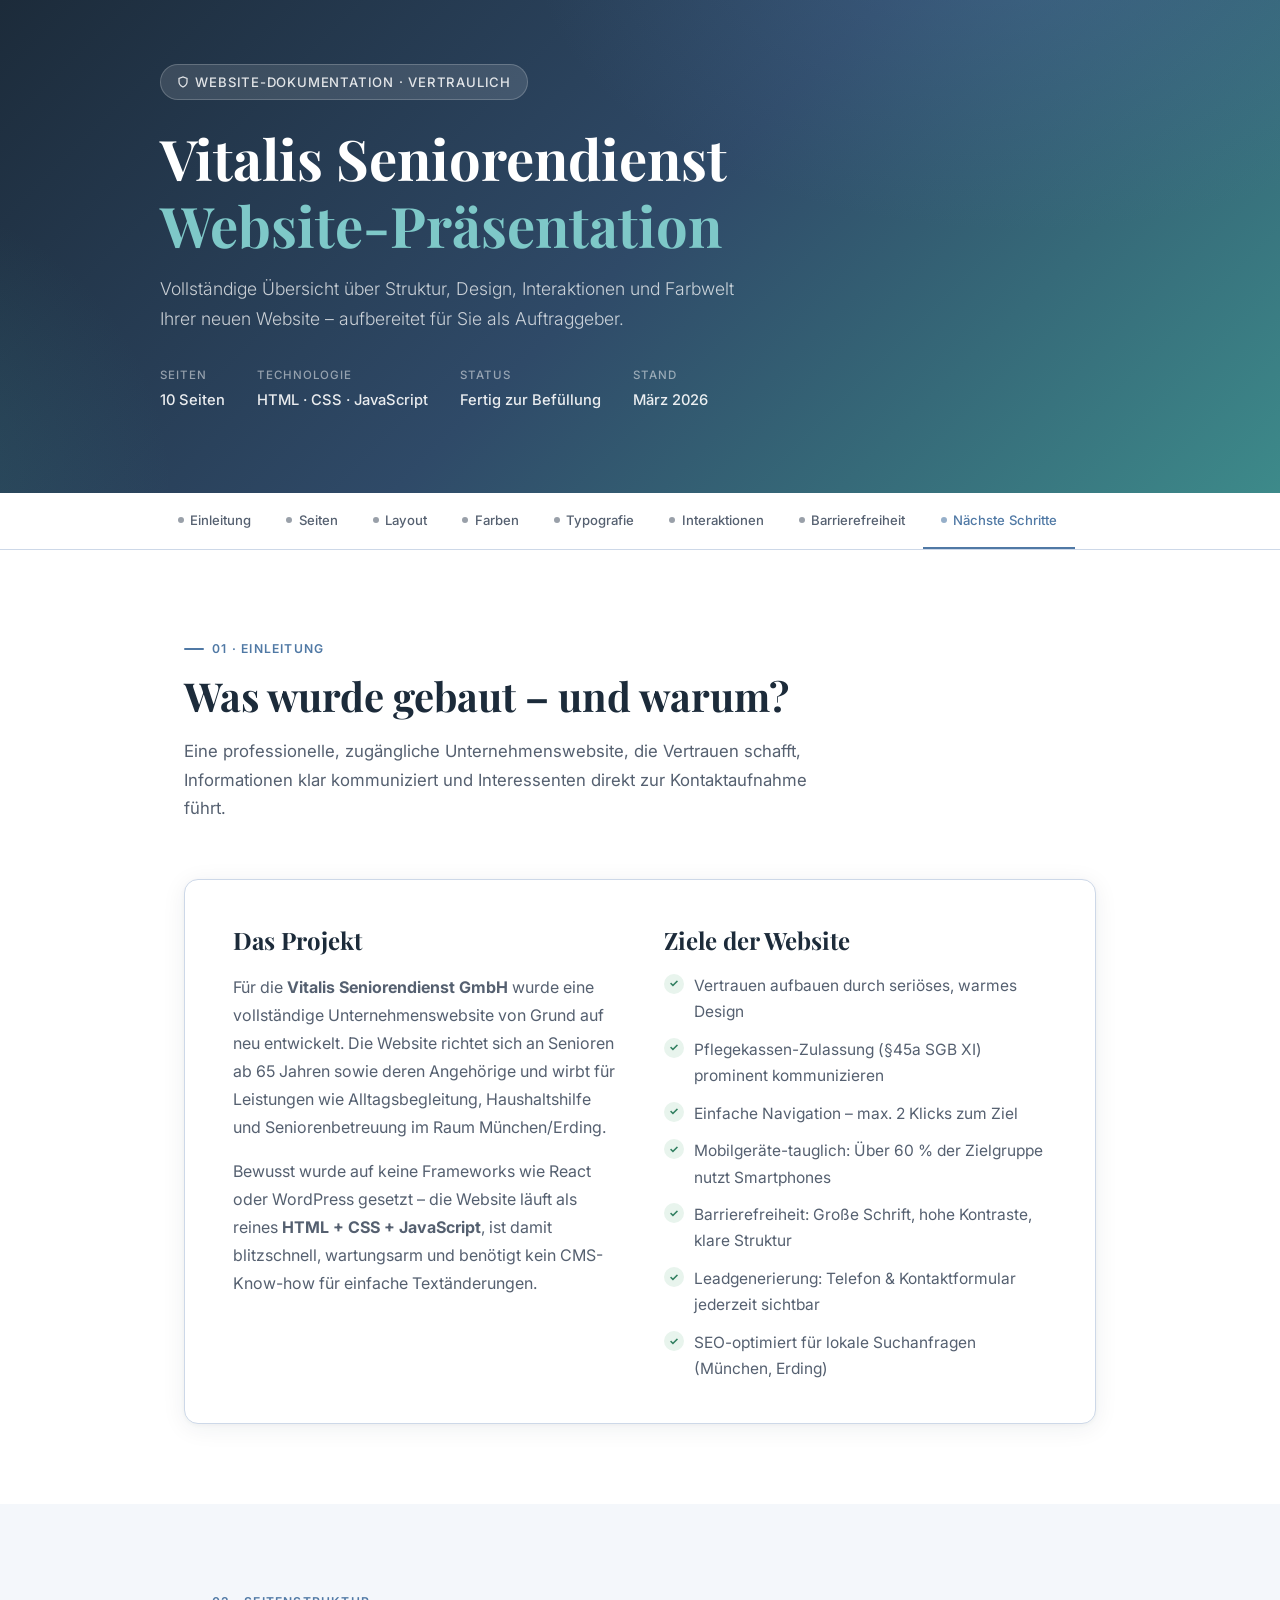
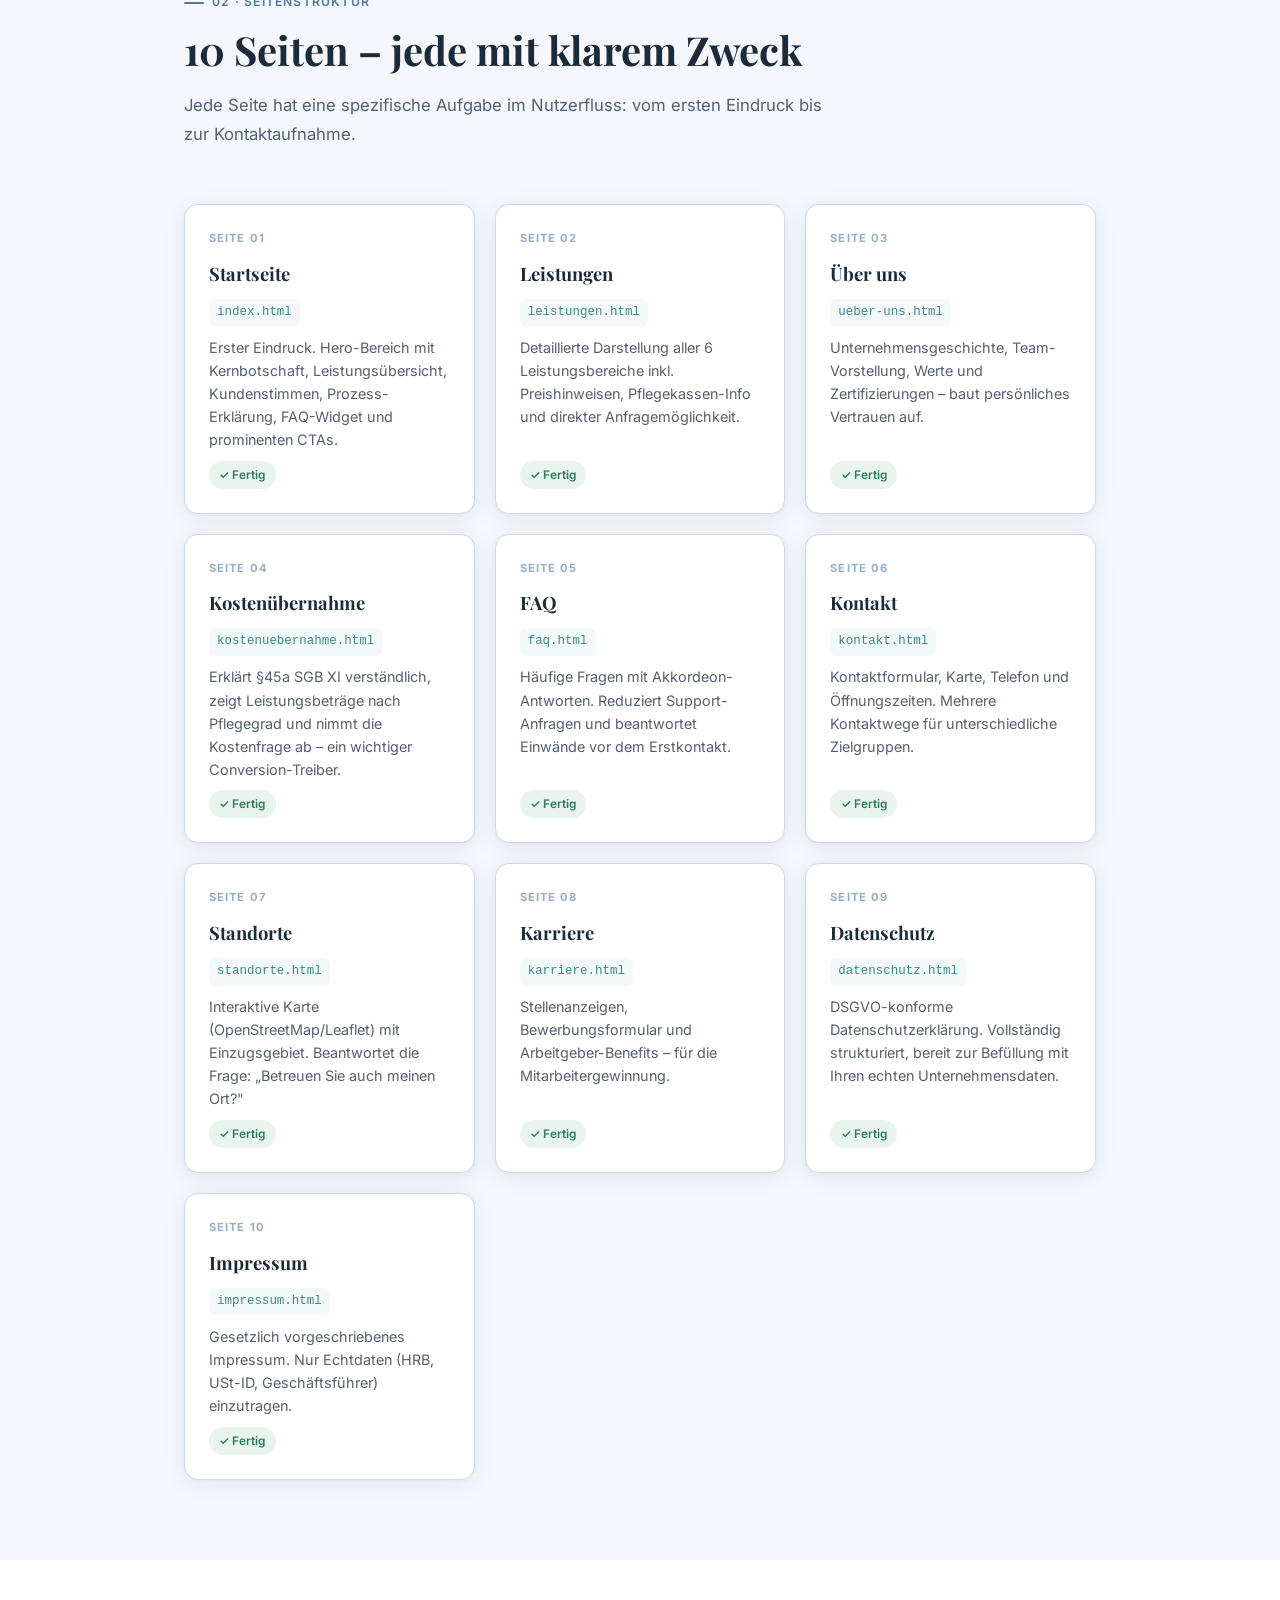
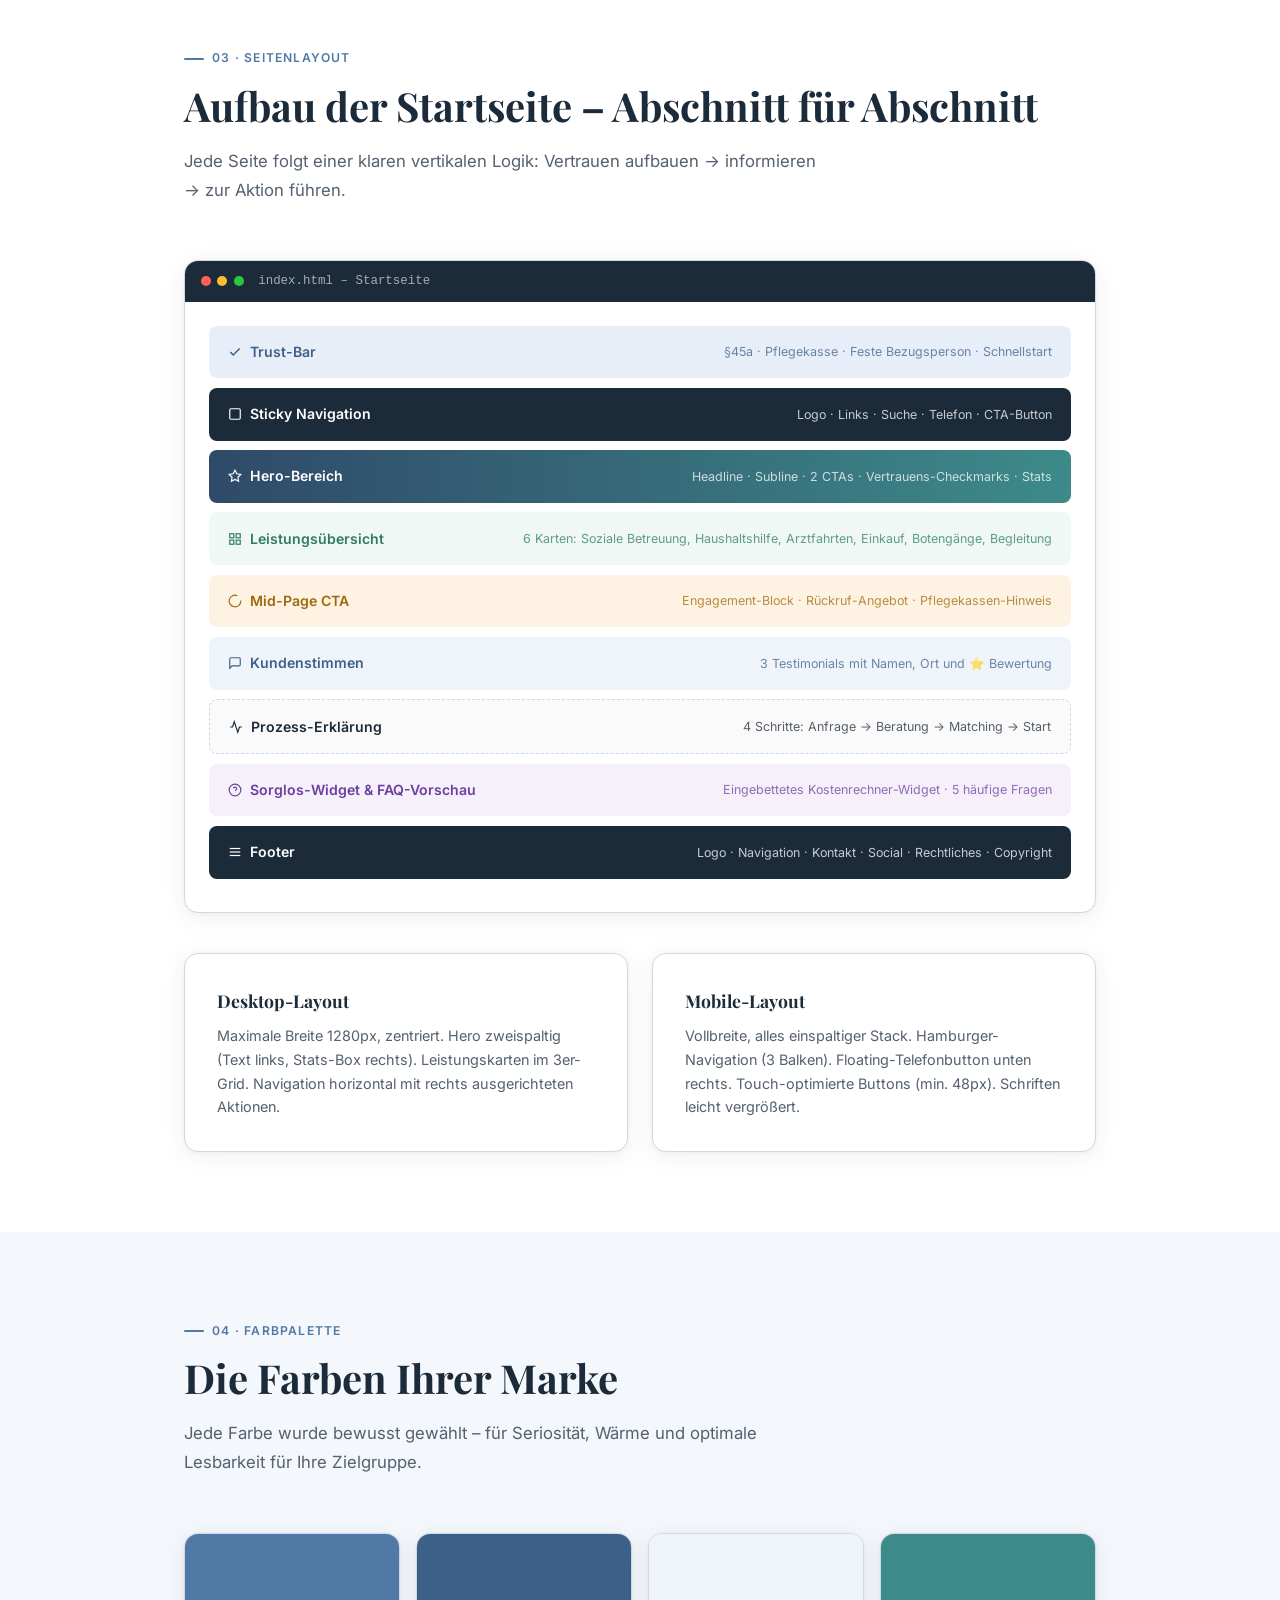
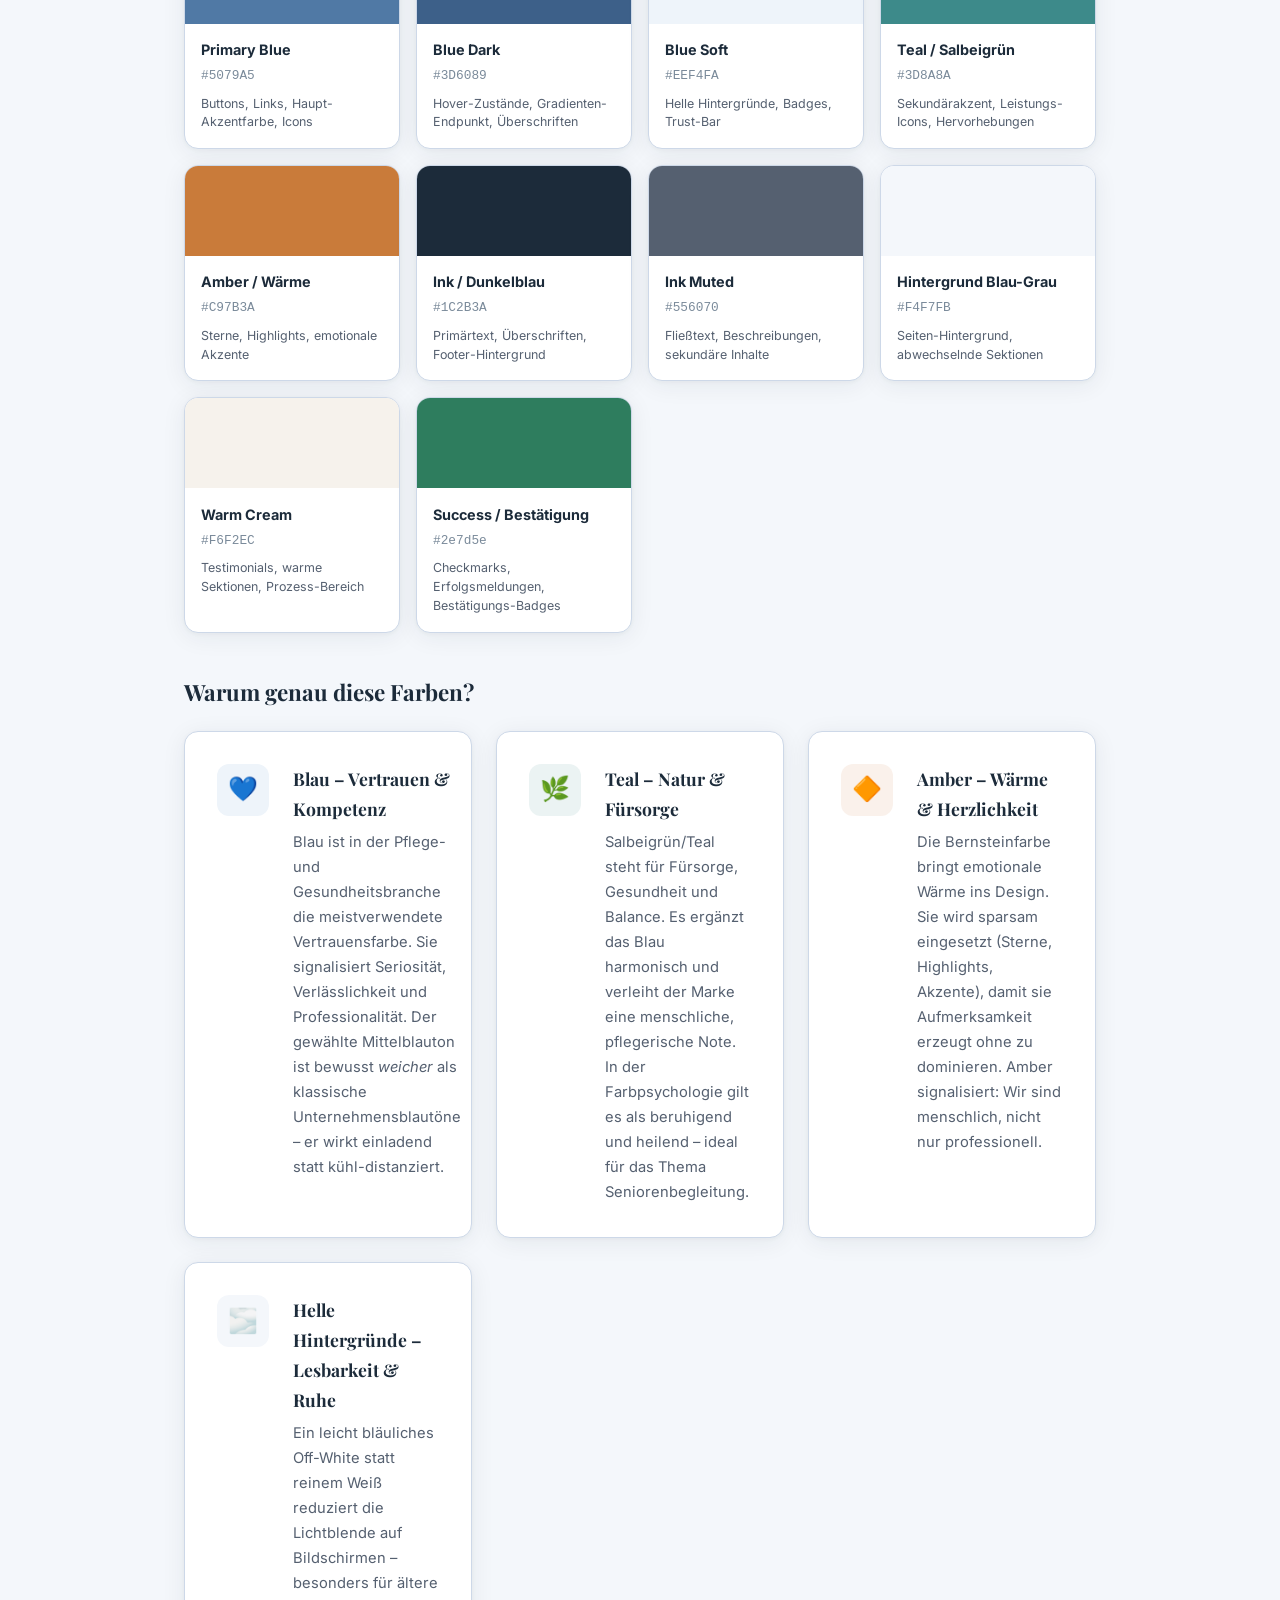
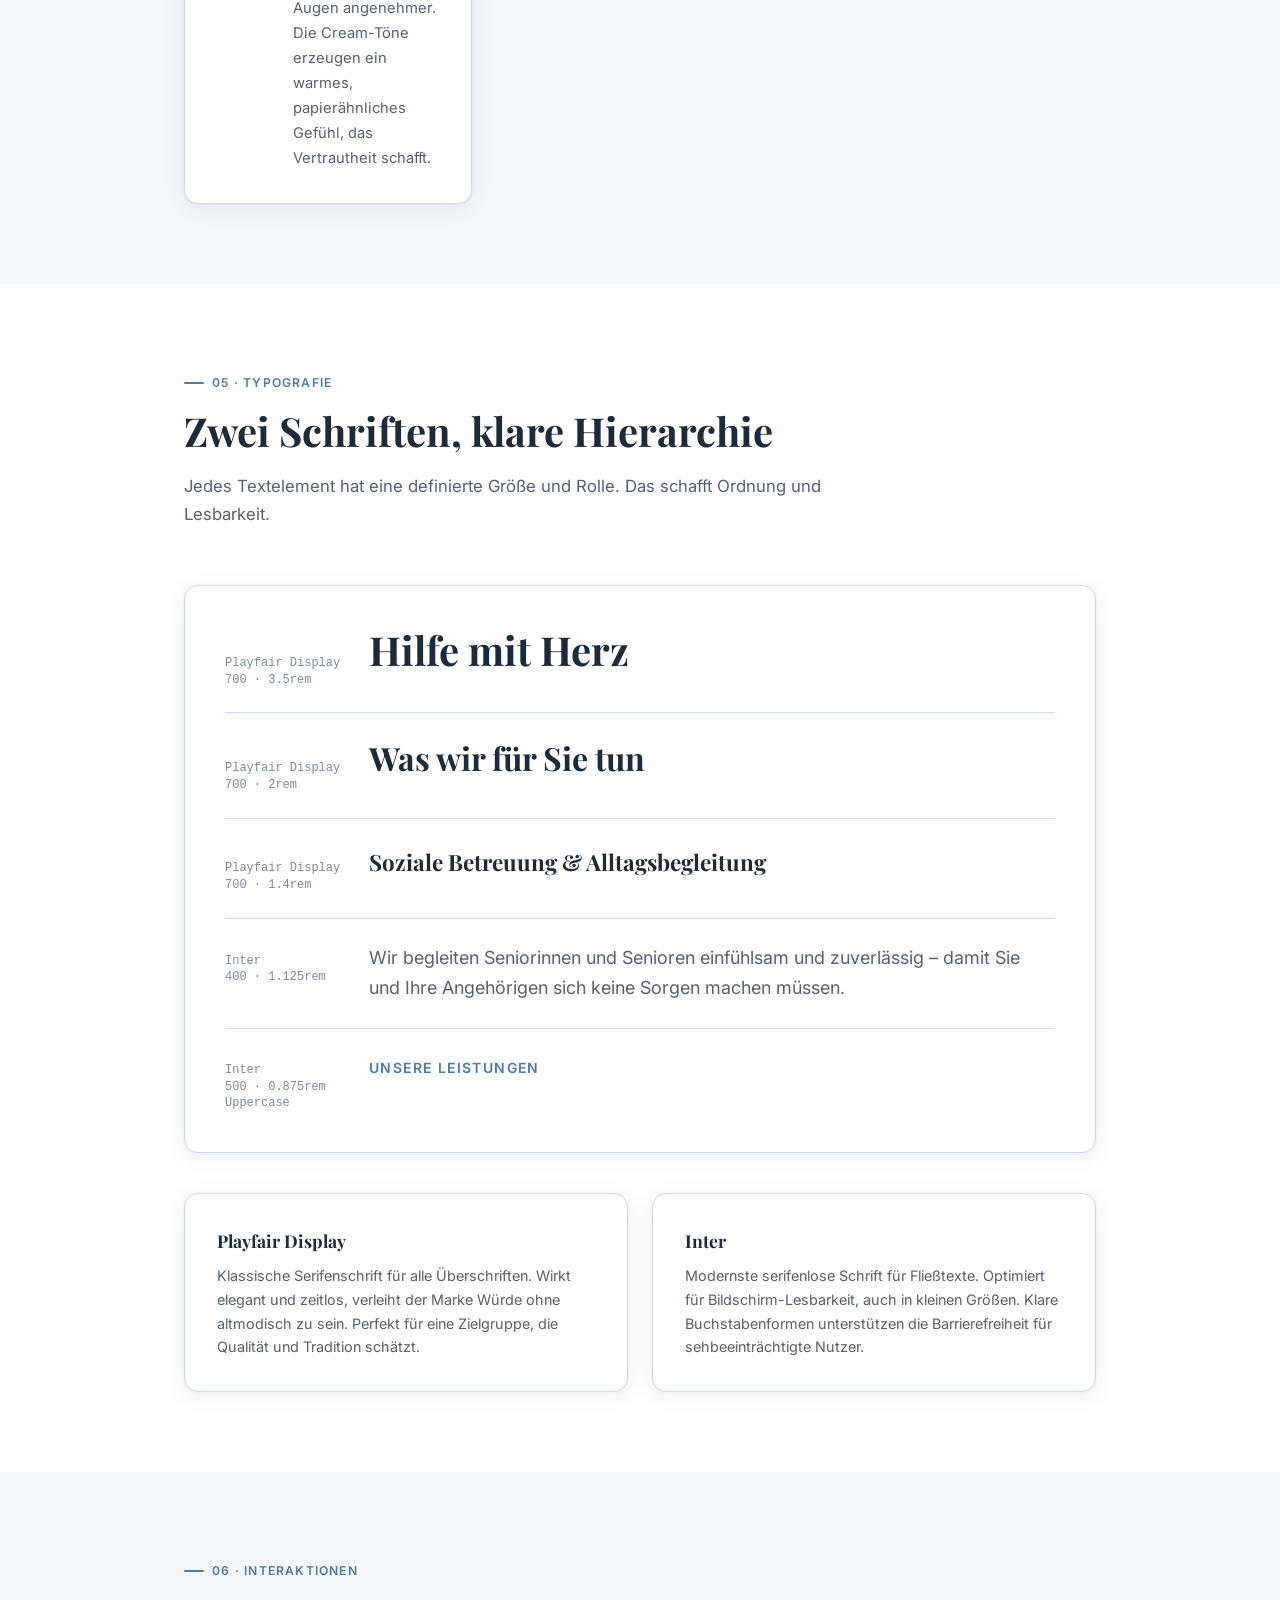
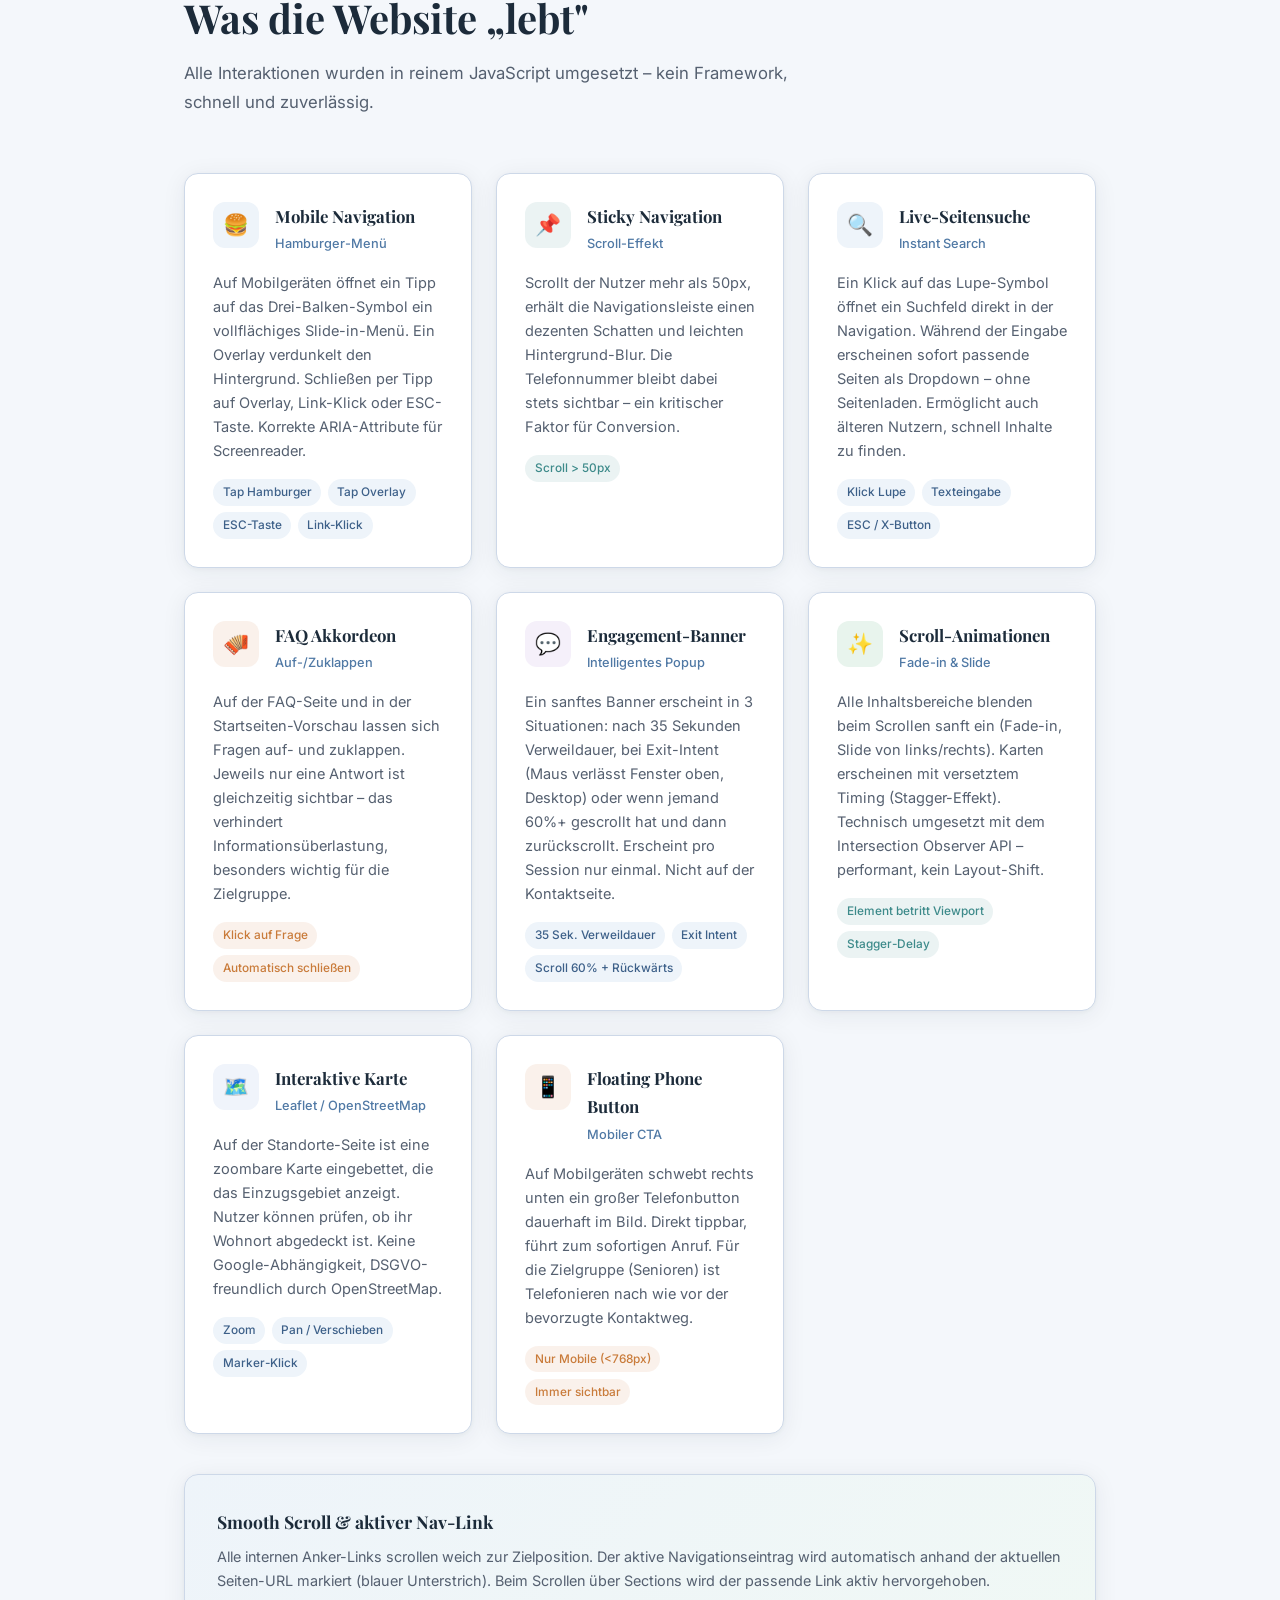
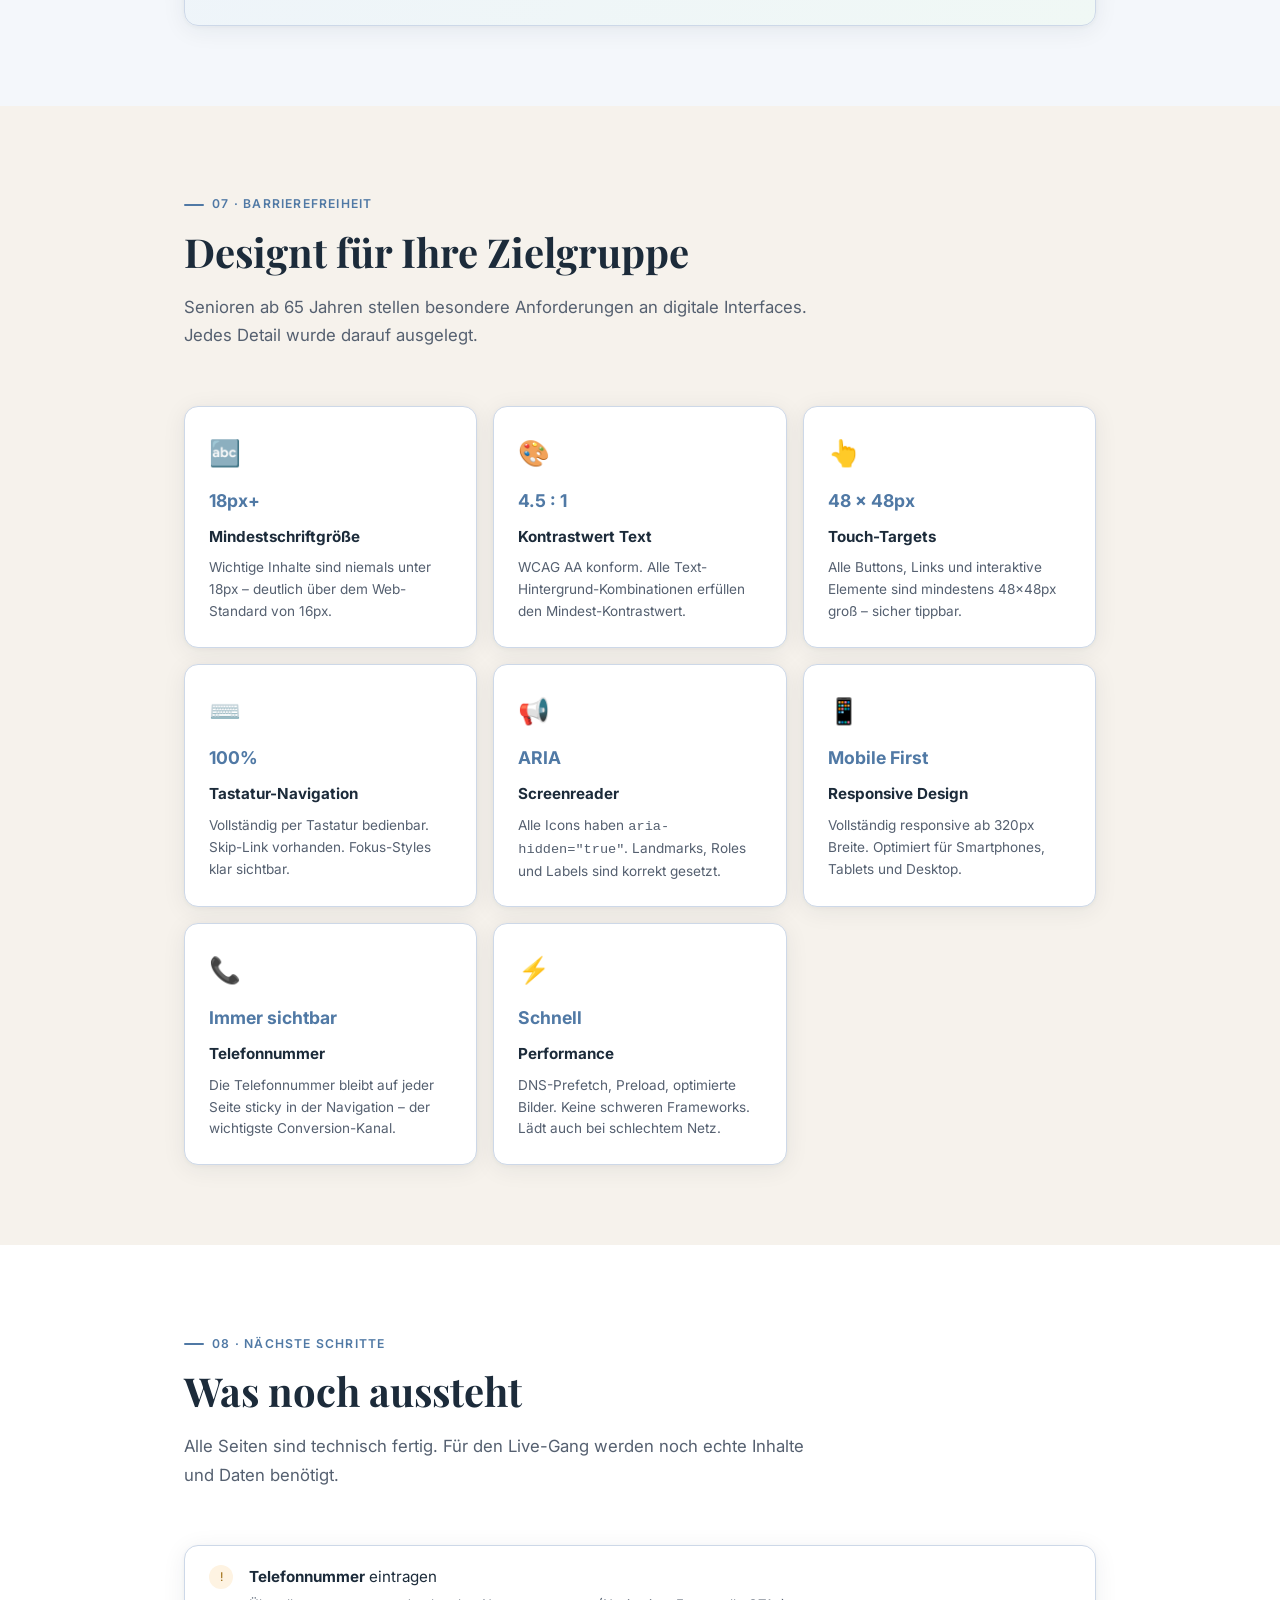
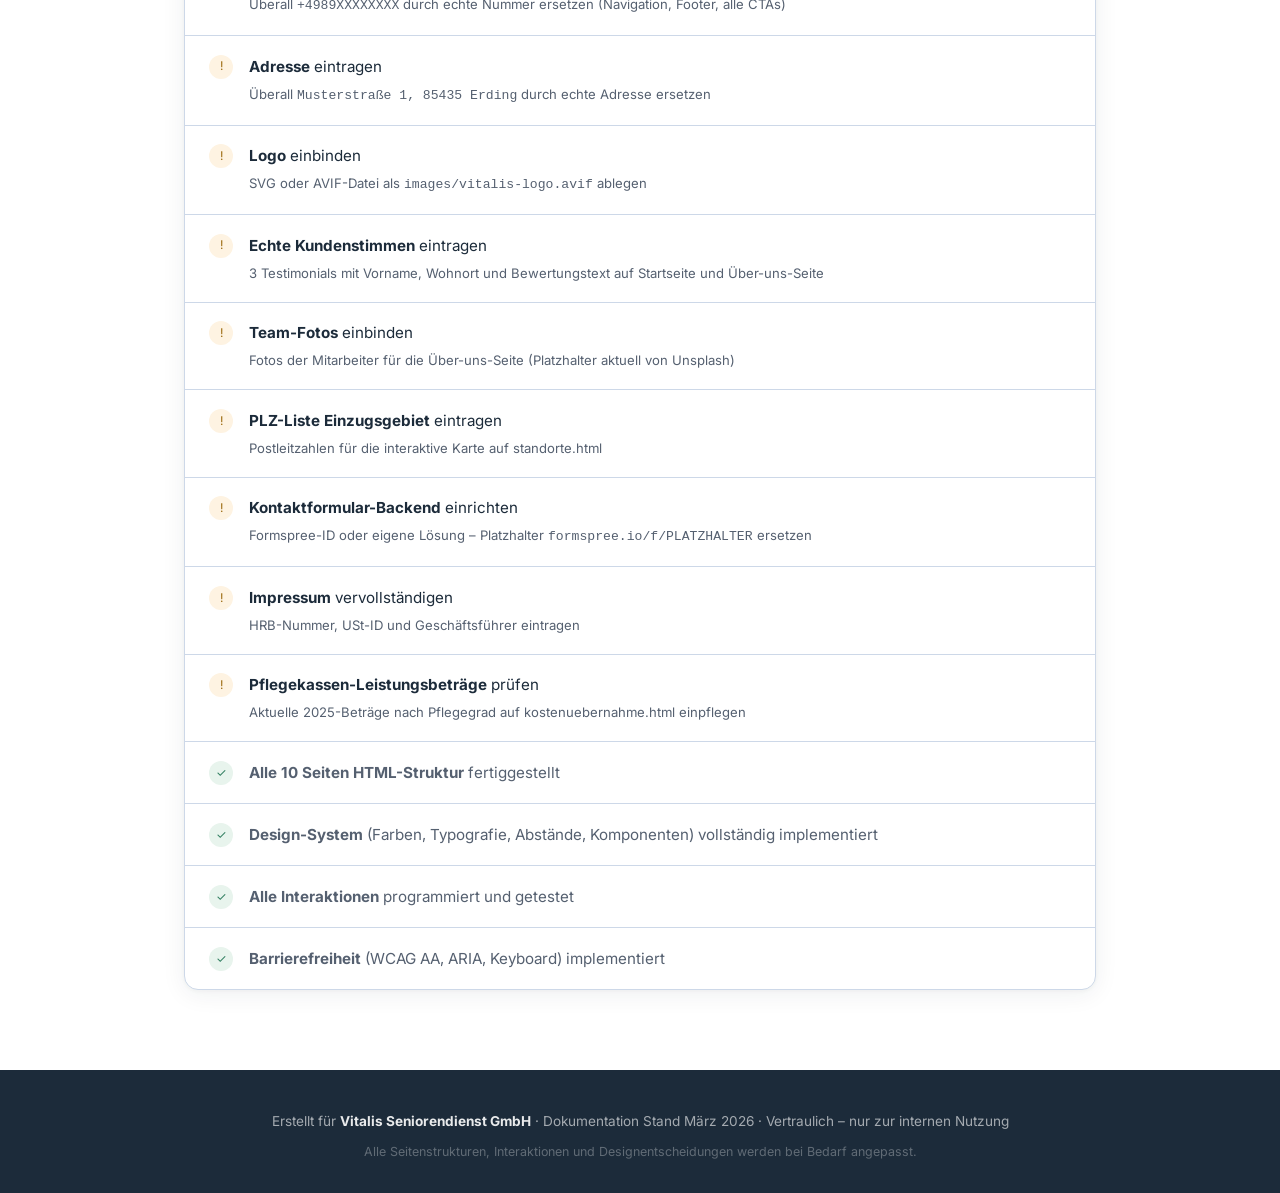
<file: howto/index.html>
<!DOCTYPE html>
<html lang="de">
<head>
  <meta charset="UTF-8" />
  <meta name="viewport" content="width=device-width, initial-scale=1.0" />
  <title>Vitalis Seniorendienst – Website Präsentation</title>
  <link rel="preconnect" href="https://fonts.googleapis.com" />
  <link rel="preconnect" href="https://fonts.gstatic.com" crossorigin />
  <link href="https://fonts.googleapis.com/css2?family=Inter:wght@300;400;500;600;700&family=Playfair+Display:wght@500;600;700&display=swap" rel="stylesheet" />
  <style>
    /* ── Reset & Base ─────────────────────────────────── */
    *, *::before, *::after { box-sizing: border-box; margin: 0; padding: 0; }
    html { scroll-behavior: smooth; }
    body {
      font-family: 'Inter', -apple-system, BlinkMacSystemFont, sans-serif;
      font-size: 1.0625rem;
      line-height: 1.7;
      color: #1C2B3A;
      background: #F4F7FB;
    }

    /* ── Variables ────────────────────────────────────── */
    :root {
      --blue:      #5079A5;
      --blue-dark: #3D6089;
      --blue-soft: #EEF4FA;
      --teal:      #3D8A8A;
      --amber:     #C97B3A;
      --ink:       #1C2B3A;
      --ink-muted: #556070;
      --ink-light: #7A8A9A;
      --ink-border:#CDD8E8;
      --ink-bg:    #F4F7FB;
      --ink-warm:  #F6F2EC;
      --white:     #ffffff;
      --radius:    14px;
      --shadow:    0 4px 24px rgba(28,43,58,0.07), 0 1px 4px rgba(28,43,58,0.04);
      --shadow-lg: 0 12px 48px rgba(28,43,58,0.10), 0 4px 12px rgba(28,43,58,0.05);
    }

    /* ── Layout ───────────────────────────────────────── */
    .container {
      max-width: 960px;
      margin: 0 auto;
      padding: 0 1.5rem;
    }
    .container--wide {
      max-width: 1160px;
      margin: 0 auto;
      padding: 0 1.5rem;
    }

    /* ── Header / Hero ────────────────────────────────── */
    .page-hero {
      background: linear-gradient(135deg, #1C2B3A 0%, #2f4a68 50%, #3D8A8A 100%);
      color: white;
      padding: 4rem 1.5rem 5rem;
      position: relative;
      overflow: hidden;
    }
    .page-hero::before {
      content: '';
      position: absolute;
      inset: 0;
      background:
        radial-gradient(ellipse 700px 400px at 80% -10%, rgba(80,121,165,0.35) 0%, transparent 70%),
        radial-gradient(ellipse 500px 500px at -10% 100%, rgba(61,138,138,0.25) 0%, transparent 60%);
      pointer-events: none;
    }
    .page-hero__inner {
      position: relative;
      max-width: 960px;
      margin: 0 auto;
    }
    .page-hero__badge {
      display: inline-flex;
      align-items: center;
      gap: 0.4rem;
      background: rgba(255,255,255,0.12);
      border: 1px solid rgba(255,255,255,0.2);
      border-radius: 50px;
      padding: 0.35rem 1rem;
      font-size: 0.82rem;
      font-weight: 500;
      letter-spacing: 0.06em;
      text-transform: uppercase;
      color: rgba(255,255,255,0.85);
      margin-bottom: 1.5rem;
    }
    .page-hero__title {
      font-family: 'Playfair Display', Georgia, serif;
      font-size: clamp(2.2rem, 5vw, 3.5rem);
      font-weight: 700;
      line-height: 1.2;
      margin-bottom: 1rem;
    }
    .page-hero__title span { color: #7EC8C8; }
    .page-hero__subtitle {
      font-size: 1.1rem;
      color: rgba(255,255,255,0.75);
      max-width: 580px;
      margin-bottom: 2rem;
      font-weight: 300;
      line-height: 1.7;
    }
    .page-hero__meta {
      display: flex;
      gap: 2rem;
      flex-wrap: wrap;
    }
    .page-hero__meta-item {
      display: flex;
      flex-direction: column;
      gap: 0.15rem;
    }
    .page-hero__meta-label {
      font-size: 0.72rem;
      text-transform: uppercase;
      letter-spacing: 0.08em;
      color: rgba(255,255,255,0.5);
      font-weight: 500;
    }
    .page-hero__meta-value {
      font-size: 0.92rem;
      color: rgba(255,255,255,0.9);
      font-weight: 500;
    }

    /* ── Navigation (sticky TOC) ──────────────────────── */
    .toc-nav {
      position: sticky;
      top: 0;
      z-index: 100;
      background: rgba(255,255,255,0.95);
      backdrop-filter: blur(12px);
      border-bottom: 1px solid var(--ink-border);
      padding: 0 1.5rem;
    }
    .toc-nav__inner {
      max-width: 960px;
      margin: 0 auto;
      display: flex;
      gap: 0;
      overflow-x: auto;
      scrollbar-width: none;
    }
    .toc-nav__inner::-webkit-scrollbar { display: none; }
    .toc-nav__link {
      display: flex;
      align-items: center;
      gap: 0.4rem;
      padding: 1rem 1.1rem;
      font-size: 0.82rem;
      font-weight: 500;
      color: var(--ink-muted);
      text-decoration: none;
      white-space: nowrap;
      border-bottom: 2px solid transparent;
      transition: color 0.2s, border-color 0.2s;
    }
    .toc-nav__link:hover,
    .toc-nav__link.is-active {
      color: var(--blue);
      border-bottom-color: var(--blue);
    }
    .toc-nav__dot {
      width: 6px; height: 6px;
      border-radius: 50%;
      background: currentColor;
      opacity: 0.6;
    }

    /* ── Section Wrapper ──────────────────────────────── */
    .section {
      padding: 5rem 0;
    }
    .section--alt {
      background: white;
    }
    .section--warm {
      background: var(--ink-warm);
    }

    /* ── Section Headers ──────────────────────────────── */
    .section-label {
      display: inline-flex;
      align-items: center;
      gap: 0.5rem;
      font-size: 0.76rem;
      font-weight: 600;
      text-transform: uppercase;
      letter-spacing: 0.1em;
      color: var(--blue);
      margin-bottom: 0.75rem;
    }
    .section-label::before {
      content: '';
      display: inline-block;
      width: 20px; height: 2px;
      background: var(--blue);
      border-radius: 2px;
    }
    .section-title {
      font-family: 'Playfair Display', Georgia, serif;
      font-size: clamp(1.75rem, 3.5vw, 2.5rem);
      font-weight: 700;
      color: var(--ink);
      line-height: 1.25;
      margin-bottom: 1rem;
    }
    .section-desc {
      font-size: 1.05rem;
      color: var(--ink-muted);
      max-width: 640px;
      line-height: 1.7;
    }
    .section-header {
      margin-bottom: 3.5rem;
    }

    /* ── Cards ────────────────────────────────────────── */
    .card {
      background: white;
      border-radius: var(--radius);
      border: 1px solid var(--ink-border);
      box-shadow: var(--shadow);
      padding: 2rem;
      transition: transform 0.25s ease, box-shadow 0.25s ease;
    }
    .card:hover {
      transform: translateY(-3px);
      box-shadow: var(--shadow-lg);
    }

    /* ── Grid ─────────────────────────────────────────── */
    .grid-2 {
      display: grid;
      grid-template-columns: repeat(auto-fit, minmax(280px, 1fr));
      gap: 1.5rem;
    }
    .grid-3 {
      display: grid;
      grid-template-columns: repeat(auto-fit, minmax(240px, 1fr));
      gap: 1.25rem;
    }

    /* ── Intro Block ──────────────────────────────────── */
    .intro-block {
      background: white;
      border-radius: var(--radius);
      border: 1px solid var(--ink-border);
      padding: 2.5rem 3rem;
      box-shadow: var(--shadow);
      display: grid;
      grid-template-columns: 1fr 1fr;
      gap: 3rem;
      align-items: start;
    }
    @media (max-width: 680px) {
      .intro-block { grid-template-columns: 1fr; gap: 2rem; padding: 1.75rem; }
    }
    .intro-block__heading {
      font-family: 'Playfair Display', serif;
      font-size: 1.5rem;
      font-weight: 700;
      color: var(--ink);
      margin-bottom: 0.75rem;
    }
    .intro-block__text {
      color: var(--ink-muted);
      line-height: 1.75;
      font-size: 1rem;
    }
    .intro-block__list {
      list-style: none;
      display: flex;
      flex-direction: column;
      gap: 0.7rem;
    }
    .intro-block__list li {
      display: flex;
      align-items: flex-start;
      gap: 0.6rem;
      font-size: 0.97rem;
      color: var(--ink-muted);
    }
    .intro-block__list li::before {
      content: '✓';
      display: flex;
      align-items: center;
      justify-content: center;
      width: 20px; height: 20px;
      min-width: 20px;
      background: #e8f4ed;
      color: #2e7d5e;
      border-radius: 50%;
      font-size: 0.68rem;
      font-weight: 700;
      margin-top: 1px;
    }

    /* ── Sitemap / Pages Grid ─────────────────────────── */
    .page-card {
      background: white;
      border-radius: var(--radius);
      border: 1px solid var(--ink-border);
      box-shadow: var(--shadow);
      padding: 1.5rem;
      display: flex;
      flex-direction: column;
      gap: 0.6rem;
      transition: transform 0.2s ease, box-shadow 0.2s ease;
    }
    .page-card:hover { transform: translateY(-2px); box-shadow: var(--shadow-lg); }
    .page-card__num {
      font-size: 0.7rem;
      font-weight: 700;
      letter-spacing: 0.1em;
      text-transform: uppercase;
      color: var(--blue);
      opacity: 0.6;
    }
    .page-card__title {
      font-family: 'Playfair Display', serif;
      font-size: 1.15rem;
      font-weight: 700;
      color: var(--ink);
    }
    .page-card__file {
      font-size: 0.78rem;
      font-family: 'SF Mono', 'Fira Code', monospace;
      color: var(--teal);
      background: rgba(61,138,138,0.06);
      border-radius: 6px;
      padding: 0.2rem 0.5rem;
      display: inline-block;
      width: fit-content;
    }
    .page-card__desc {
      font-size: 0.9rem;
      color: var(--ink-muted);
      line-height: 1.6;
      flex: 1;
    }
    .page-card__badge {
      display: inline-flex;
      align-items: center;
      gap: 0.3rem;
      font-size: 0.74rem;
      font-weight: 600;
      padding: 0.25rem 0.65rem;
      border-radius: 50px;
      width: fit-content;
    }
    .page-card__badge--done {
      background: #e8f4ed;
      color: #2e7d5e;
    }
    .page-card__badge--pending {
      background: #fef3e2;
      color: #9c6a0f;
    }

    /* ── Layout Diagram ───────────────────────────────── */
    .layout-diagram {
      background: white;
      border-radius: var(--radius);
      border: 1px solid var(--ink-border);
      box-shadow: var(--shadow);
      overflow: hidden;
    }
    .layout-diagram__header {
      background: var(--ink);
      color: white;
      padding: 0.6rem 1rem;
      font-size: 0.78rem;
      font-family: monospace;
      display: flex;
      gap: 0.4rem;
      align-items: center;
    }
    .layout-diagram__dot {
      width: 10px; height: 10px; border-radius: 50%;
    }
    .layout-diagram__body { padding: 1.5rem; }
    .layout-zone {
      border-radius: 8px;
      padding: 0.9rem 1.2rem;
      margin-bottom: 0.6rem;
      font-size: 0.88rem;
      font-weight: 600;
      display: flex;
      align-items: center;
      justify-content: space-between;
      gap: 1rem;
    }
    .layout-zone__label { display: flex; align-items: center; gap: 0.5rem; }
    .layout-zone__note {
      font-size: 0.78rem;
      font-weight: 400;
      opacity: 0.75;
      text-align: right;
    }
    .zone--trust    { background: #e8eef8; color: #3D6089; }
    .zone--nav      { background: var(--ink); color: white; }
    .zone--hero     { background: linear-gradient(90deg,#2f4a68,#3D8A8A); color: white; }
    .zone--services { background: #f0f8f5; color: #2e7d5e; }
    .zone--cta      { background: #fef3e2; color: #9c6a0f; }
    .zone--testimonials { background: var(--blue-soft); color: var(--blue-dark); }
    .zone--process  { background: #fafafa; color: var(--ink); border: 1px dashed var(--ink-border); }
    .zone--faq-widget { background: #f5f0fa; color: #6b3fa0; }
    .zone--footer   { background: #1C2B3A; color: white; }

    /* ── Color Palette ────────────────────────────────── */
    .color-grid {
      display: grid;
      grid-template-columns: repeat(auto-fill, minmax(200px, 1fr));
      gap: 1rem;
    }
    .color-swatch {
      border-radius: var(--radius);
      overflow: hidden;
      box-shadow: var(--shadow);
      background: white;
      border: 1px solid var(--ink-border);
    }
    .color-swatch__preview {
      height: 90px;
      width: 100%;
    }
    .color-swatch__info {
      padding: 0.9rem 1rem 1rem;
    }
    .color-swatch__name {
      font-weight: 700;
      font-size: 0.9rem;
      color: var(--ink);
      margin-bottom: 0.15rem;
    }
    .color-swatch__hex {
      font-family: 'SF Mono', 'Fira Code', monospace;
      font-size: 0.8rem;
      color: var(--ink-light);
      margin-bottom: 0.5rem;
    }
    .color-swatch__usage {
      font-size: 0.78rem;
      color: var(--ink-muted);
      line-height: 1.5;
    }

    /* ── Why Colors ───────────────────────────────────── */
    .why-block {
      background: white;
      border-radius: var(--radius);
      border: 1px solid var(--ink-border);
      box-shadow: var(--shadow);
      padding: 2rem;
      display: flex;
      gap: 1.5rem;
      align-items: flex-start;
    }
    .why-block__icon {
      width: 52px; height: 52px; min-width: 52px;
      border-radius: 12px;
      display: flex; align-items: center; justify-content: center;
      font-size: 1.5rem;
    }
    .why-block__title {
      font-family: 'Playfair Display', serif;
      font-size: 1.1rem;
      font-weight: 700;
      color: var(--ink);
      margin-bottom: 0.4rem;
    }
    .why-block__text {
      font-size: 0.92rem;
      color: var(--ink-muted);
      line-height: 1.7;
    }

    /* ── Interactions ─────────────────────────────────── */
    .interaction-card {
      background: white;
      border-radius: var(--radius);
      border: 1px solid var(--ink-border);
      box-shadow: var(--shadow);
      padding: 1.75rem;
      display: flex;
      flex-direction: column;
      gap: 1rem;
    }
    .interaction-card__top {
      display: flex;
      align-items: flex-start;
      gap: 1rem;
    }
    .interaction-icon {
      width: 46px; height: 46px; min-width: 46px;
      border-radius: 12px;
      display: flex; align-items: center; justify-content: center;
      font-size: 1.3rem;
      flex-shrink: 0;
    }
    .icon--blue   { background: #EEF4FA; }
    .icon--teal   { background: rgba(61,138,138,0.1); }
    .icon--amber  { background: rgba(201,123,58,0.1); }
    .icon--purple { background: #f5f0fa; }
    .icon--green  { background: #e8f4ed; }
    .icon--slate  { background: #f0f4fb; }
    .interaction-card__title {
      font-family: 'Playfair Display', serif;
      font-size: 1.05rem;
      font-weight: 700;
      color: var(--ink);
      margin-bottom: 0.2rem;
    }
    .interaction-card__subtitle {
      font-size: 0.8rem;
      color: var(--blue);
      font-weight: 500;
    }
    .interaction-card__desc {
      font-size: 0.91rem;
      color: var(--ink-muted);
      line-height: 1.65;
    }
    .interaction-card__triggers {
      display: flex;
      flex-wrap: wrap;
      gap: 0.4rem;
    }
    .trigger-tag {
      font-size: 0.74rem;
      font-weight: 500;
      padding: 0.2rem 0.6rem;
      border-radius: 50px;
      background: var(--blue-soft);
      color: var(--blue-dark);
    }
    .trigger-tag--teal {
      background: rgba(61,138,138,0.1);
      color: var(--teal);
    }
    .trigger-tag--amber {
      background: rgba(201,123,58,0.1);
      color: var(--amber);
    }

    /* ── Typography Section ───────────────────────────── */
    .type-showcase {
      background: white;
      border-radius: var(--radius);
      border: 1px solid var(--ink-border);
      box-shadow: var(--shadow);
      padding: 2.5rem;
      display: flex;
      flex-direction: column;
      gap: 1.5rem;
    }
    .type-row {
      display: flex;
      align-items: baseline;
      gap: 1.5rem;
      padding-bottom: 1.5rem;
      border-bottom: 1px solid var(--ink-border);
    }
    .type-row:last-child { border-bottom: none; padding-bottom: 0; }
    .type-row__meta {
      min-width: 120px;
      font-size: 0.75rem;
      font-family: monospace;
      color: var(--ink-light);
      line-height: 1.4;
    }
    .type-row__sample { flex: 1; }

    /* ── Accessibility Block ──────────────────────────── */
    .a11y-grid {
      display: grid;
      grid-template-columns: repeat(auto-fit, minmax(220px, 1fr));
      gap: 1rem;
    }
    .a11y-card {
      background: white;
      border-radius: var(--radius);
      border: 1px solid var(--ink-border);
      box-shadow: var(--shadow);
      padding: 1.5rem;
      display: flex;
      flex-direction: column;
      gap: 0.5rem;
    }
    .a11y-card__icon {
      font-size: 1.6rem;
      margin-bottom: 0.2rem;
    }
    .a11y-card__title {
      font-weight: 700;
      font-size: 0.95rem;
      color: var(--ink);
    }
    .a11y-card__text {
      font-size: 0.85rem;
      color: var(--ink-muted);
      line-height: 1.6;
    }
    .a11y-card__value {
      font-size: 1.1rem;
      font-weight: 700;
      color: var(--blue);
    }

    /* ── Next Steps ───────────────────────────────────── */
    .todo-list {
      background: white;
      border-radius: var(--radius);
      border: 1px solid var(--ink-border);
      box-shadow: var(--shadow);
      overflow: hidden;
    }
    .todo-item {
      display: flex;
      align-items: flex-start;
      gap: 1rem;
      padding: 1.1rem 1.5rem;
      border-bottom: 1px solid var(--ink-border);
      transition: background 0.15s;
    }
    .todo-item:last-child { border-bottom: none; }
    .todo-item:hover { background: var(--ink-bg); }
    .todo-item__icon {
      width: 24px; height: 24px; min-width: 24px;
      border-radius: 50%;
      display: flex; align-items: center; justify-content: center;
      font-size: 0.75rem;
      margin-top: 1px;
    }
    .todo-item__icon--pending { background: #fef3e2; color: #9c6a0f; }
    .todo-item__icon--done    { background: #e8f4ed; color: #2e7d5e; }
    .todo-item__text {
      flex: 1;
      font-size: 0.95rem;
      color: var(--ink);
    }
    .todo-item__sub {
      font-size: 0.82rem;
      color: var(--ink-muted);
      margin-top: 0.2rem;
    }

    /* ── Footer ───────────────────────────────────────── */
    .page-footer {
      background: var(--ink);
      color: rgba(255,255,255,0.6);
      text-align: center;
      padding: 2.5rem 1.5rem;
      font-size: 0.85rem;
    }
    .page-footer strong { color: rgba(255,255,255,0.9); }

    /* ── Scroll Fade-in ───────────────────────────────── */
    .reveal {
      opacity: 0;
      transform: translateY(24px);
      transition: opacity 0.55s ease, transform 0.55s ease;
    }
    .reveal.is-visible {
      opacity: 1;
      transform: translateY(0);
    }

    /* ── Utility ──────────────────────────────────────── */
    .mt-sm { margin-top: 1rem; }
    .mt-md { margin-top: 1.5rem; }
    .mt-lg { margin-top: 2.5rem; }
    .text-muted { color: var(--ink-muted); }
    hr.divider {
      border: none;
      border-top: 1px solid var(--ink-border);
      margin: 0.5rem 0 1.5rem;
    }

    /* ── Responsive ───────────────────────────────────── */
    @media (max-width: 600px) {
      .section { padding: 3.5rem 0; }
      .page-hero { padding: 3rem 1.25rem 4rem; }
      .page-hero__meta { gap: 1rem; }
      .grid-2, .grid-3 { grid-template-columns: 1fr; }
      .color-grid { grid-template-columns: repeat(2, 1fr); }
      .a11y-grid { grid-template-columns: repeat(2, 1fr); }
    }
  </style>
</head>
<body>

<!-- ══════════════════════════════════════════════
     HERO
══════════════════════════════════════════════ -->
<header class="page-hero" id="top">
  <div class="page-hero__inner">
    <div class="page-hero__badge">
      <svg width="12" height="12" viewBox="0 0 24 24" fill="none" stroke="currentColor" stroke-width="2.5" aria-hidden="true"><path d="M12 22s8-4 8-10V5l-8-3-8 3v7c0 6 8 10 8 10z"/></svg>
      Website-Dokumentation · Vertraulich
    </div>
    <h1 class="page-hero__title">
      Vitalis Seniorendienst<br/>
      <span>Website-Präsentation</span>
    </h1>
    <p class="page-hero__subtitle">
      Vollständige Übersicht über Struktur, Design, Interaktionen und Farbwelt Ihrer neuen Website – aufbereitet für Sie als Auftraggeber.
    </p>
    <div class="page-hero__meta">
      <div class="page-hero__meta-item">
        <span class="page-hero__meta-label">Seiten</span>
        <span class="page-hero__meta-value">10 Seiten</span>
      </div>
      <div class="page-hero__meta-item">
        <span class="page-hero__meta-label">Technologie</span>
        <span class="page-hero__meta-value">HTML · CSS · JavaScript</span>
      </div>
      <div class="page-hero__meta-item">
        <span class="page-hero__meta-label">Status</span>
        <span class="page-hero__meta-value">Fertig zur Befüllung</span>
      </div>
      <div class="page-hero__meta-item">
        <span class="page-hero__meta-label">Stand</span>
        <span class="page-hero__meta-value">März 2026</span>
      </div>
    </div>
  </div>
</header>

<!-- ── Sticky TOC ─────────────────────────────── -->
<nav class="toc-nav" aria-label="Inhalt">
  <div class="toc-nav__inner">
    <a href="#einleitung"     class="toc-nav__link"><span class="toc-nav__dot"></span>Einleitung</a>
    <a href="#seiten"         class="toc-nav__link"><span class="toc-nav__dot"></span>Seiten</a>
    <a href="#layout"         class="toc-nav__link"><span class="toc-nav__dot"></span>Layout</a>
    <a href="#farben"         class="toc-nav__link"><span class="toc-nav__dot"></span>Farben</a>
    <a href="#typografie"     class="toc-nav__link"><span class="toc-nav__dot"></span>Typografie</a>
    <a href="#interaktionen"  class="toc-nav__link"><span class="toc-nav__dot"></span>Interaktionen</a>
    <a href="#accessibility"  class="toc-nav__link"><span class="toc-nav__dot"></span>Barrierefreiheit</a>
    <a href="#naechste-schritte" class="toc-nav__link"><span class="toc-nav__dot"></span>Nächste Schritte</a>
  </div>
</nav>


<!-- ══════════════════════════════════════════════
     1. EINLEITUNG
══════════════════════════════════════════════ -->
<section class="section section--alt" id="einleitung">
  <div class="container">
    <div class="section-header reveal">
      <span class="section-label">01 · Einleitung</span>
      <h2 class="section-title">Was wurde gebaut – und warum?</h2>
      <p class="section-desc">
        Eine professionelle, zugängliche Unternehmenswebsite, die Vertrauen schafft, Informationen klar kommuniziert und Interessenten direkt zur Kontaktaufnahme führt.
      </p>
    </div>

    <div class="intro-block reveal">
      <div>
        <h3 class="intro-block__heading">Das Projekt</h3>
        <p class="intro-block__text">
          Für die <strong>Vitalis Seniorendienst GmbH</strong> wurde eine vollständige Unternehmenswebsite von Grund auf neu entwickelt. Die Website richtet sich an Senioren ab 65 Jahren sowie deren Angehörige und wirbt für Leistungen wie Alltagsbegleitung, Haushaltshilfe und Seniorenbetreuung im Raum München/Erding.
        </p>
        <p class="intro-block__text mt-sm">
          Bewusst wurde auf keine Frameworks wie React oder WordPress gesetzt – die Website läuft als reines <strong>HTML + CSS + JavaScript</strong>, ist damit blitzschnell, wartungsarm und benötigt kein CMS-Know-how für einfache Textänderungen.
        </p>
      </div>
      <div>
        <h3 class="intro-block__heading">Ziele der Website</h3>
        <ul class="intro-block__list">
          <li>Vertrauen aufbauen durch seriöses, warmes Design</li>
          <li>Pflegekassen-Zulassung (§45a SGB XI) prominent kommunizieren</li>
          <li>Einfache Navigation – max. 2 Klicks zum Ziel</li>
          <li>Mobilgeräte-tauglich: Über 60 % der Zielgruppe nutzt Smartphones</li>
          <li>Barrierefreiheit: Große Schrift, hohe Kontraste, klare Struktur</li>
          <li>Leadgenerierung: Telefon & Kontaktformular jederzeit sichtbar</li>
          <li>SEO-optimiert für lokale Suchanfragen (München, Erding)</li>
        </ul>
      </div>
    </div>
  </div>
</section>


<!-- ══════════════════════════════════════════════
     2. SEITEN
══════════════════════════════════════════════ -->
<section class="section" id="seiten">
  <div class="container">
    <div class="section-header reveal">
      <span class="section-label">02 · Seitenstruktur</span>
      <h2 class="section-title">10 Seiten – jede mit klarem Zweck</h2>
      <p class="section-desc">
        Jede Seite hat eine spezifische Aufgabe im Nutzerfluss: vom ersten Eindruck bis zur Kontaktaufnahme.
      </p>
    </div>

    <div class="grid-3 reveal">

      <div class="page-card">
        <span class="page-card__num">Seite 01</span>
        <h3 class="page-card__title">Startseite</h3>
        <span class="page-card__file">index.html</span>
        <p class="page-card__desc">Erster Eindruck. Hero-Bereich mit Kernbotschaft, Leistungsübersicht, Kundenstimmen, Prozess-Erklärung, FAQ-Widget und prominenten CTAs.</p>
        <span class="page-card__badge page-card__badge--done">✓ Fertig</span>
      </div>

      <div class="page-card">
        <span class="page-card__num">Seite 02</span>
        <h3 class="page-card__title">Leistungen</h3>
        <span class="page-card__file">leistungen.html</span>
        <p class="page-card__desc">Detaillierte Darstellung aller 6 Leistungsbereiche inkl. Preishinweisen, Pflegekassen-Info und direkter Anfragemöglichkeit.</p>
        <span class="page-card__badge page-card__badge--done">✓ Fertig</span>
      </div>

      <div class="page-card">
        <span class="page-card__num">Seite 03</span>
        <h3 class="page-card__title">Über uns</h3>
        <span class="page-card__file">ueber-uns.html</span>
        <p class="page-card__desc">Unternehmensgeschichte, Team-Vorstellung, Werte und Zertifizierungen – baut persönliches Vertrauen auf.</p>
        <span class="page-card__badge page-card__badge--done">✓ Fertig</span>
      </div>

      <div class="page-card">
        <span class="page-card__num">Seite 04</span>
        <h3 class="page-card__title">Kostenübernahme</h3>
        <span class="page-card__file">kostenuebernahme.html</span>
        <p class="page-card__desc">Erklärt §45a SGB XI verständlich, zeigt Leistungsbeträge nach Pflegegrad und nimmt die Kostenfrage ab – ein wichtiger Conversion-Treiber.</p>
        <span class="page-card__badge page-card__badge--done">✓ Fertig</span>
      </div>

      <div class="page-card">
        <span class="page-card__num">Seite 05</span>
        <h3 class="page-card__title">FAQ</h3>
        <span class="page-card__file">faq.html</span>
        <p class="page-card__desc">Häufige Fragen mit Akkordeon-Antworten. Reduziert Support-Anfragen und beantwortet Einwände vor dem Erstkontakt.</p>
        <span class="page-card__badge page-card__badge--done">✓ Fertig</span>
      </div>

      <div class="page-card">
        <span class="page-card__num">Seite 06</span>
        <h3 class="page-card__title">Kontakt</h3>
        <span class="page-card__file">kontakt.html</span>
        <p class="page-card__desc">Kontaktformular, Karte, Telefon und Öffnungszeiten. Mehrere Kontaktwege für unterschiedliche Zielgruppen.</p>
        <span class="page-card__badge page-card__badge--done">✓ Fertig</span>
      </div>

      <div class="page-card">
        <span class="page-card__num">Seite 07</span>
        <h3 class="page-card__title">Standorte</h3>
        <span class="page-card__file">standorte.html</span>
        <p class="page-card__desc">Interaktive Karte (OpenStreetMap/Leaflet) mit Einzugsgebiet. Beantwortet die Frage: „Betreuen Sie auch meinen Ort?"</p>
        <span class="page-card__badge page-card__badge--done">✓ Fertig</span>
      </div>

      <div class="page-card">
        <span class="page-card__num">Seite 08</span>
        <h3 class="page-card__title">Karriere</h3>
        <span class="page-card__file">karriere.html</span>
        <p class="page-card__desc">Stellenanzeigen, Bewerbungsformular und Arbeitgeber-Benefits – für die Mitarbeitergewinnung.</p>
        <span class="page-card__badge page-card__badge--done">✓ Fertig</span>
      </div>

      <div class="page-card">
        <span class="page-card__num">Seite 09</span>
        <h3 class="page-card__title">Datenschutz</h3>
        <span class="page-card__file">datenschutz.html</span>
        <p class="page-card__desc">DSGVO-konforme Datenschutzerklärung. Vollständig strukturiert, bereit zur Befüllung mit Ihren echten Unternehmensdaten.</p>
        <span class="page-card__badge page-card__badge--done">✓ Fertig</span>
      </div>

      <div class="page-card">
        <span class="page-card__num">Seite 10</span>
        <h3 class="page-card__title">Impressum</h3>
        <span class="page-card__file">impressum.html</span>
        <p class="page-card__desc">Gesetzlich vorgeschriebenes Impressum. Nur Echtdaten (HRB, USt-ID, Geschäftsführer) einzutragen.</p>
        <span class="page-card__badge page-card__badge--done">✓ Fertig</span>
      </div>

    </div>
  </div>
</section>


<!-- ══════════════════════════════════════════════
     3. LAYOUT
══════════════════════════════════════════════ -->
<section class="section section--alt" id="layout">
  <div class="container">
    <div class="section-header reveal">
      <span class="section-label">03 · Seitenlayout</span>
      <h2 class="section-title">Aufbau der Startseite – Abschnitt für Abschnitt</h2>
      <p class="section-desc">
        Jede Seite folgt einer klaren vertikalen Logik: Vertrauen aufbauen → informieren → zur Aktion führen.
      </p>
    </div>

    <div class="layout-diagram reveal">
      <div class="layout-diagram__header">
        <span class="layout-diagram__dot" style="background:#ff5f57;"></span>
        <span class="layout-diagram__dot" style="background:#febc2e;"></span>
        <span class="layout-diagram__dot" style="background:#28c840;"></span>
        <span style="margin-left:0.5rem;opacity:0.6;">index.html – Startseite</span>
      </div>
      <div class="layout-diagram__body">

        <div class="layout-zone zone--trust">
          <span class="layout-zone__label">
            <svg width="14" height="14" viewBox="0 0 24 24" fill="none" stroke="currentColor" stroke-width="2.5"><polyline points="20 6 9 17 4 12"/></svg>
            Trust-Bar
          </span>
          <span class="layout-zone__note">§45a · Pflegekasse · Feste Bezugsperson · Schnellstart</span>
        </div>

        <div class="layout-zone zone--nav">
          <span class="layout-zone__label">
            <svg width="14" height="14" viewBox="0 0 24 24" fill="none" stroke="currentColor" stroke-width="2"><rect x="3" y="3" width="18" height="18" rx="2"/></svg>
            Sticky Navigation
          </span>
          <span class="layout-zone__note">Logo · Links · Suche · Telefon · CTA-Button</span>
        </div>

        <div class="layout-zone zone--hero">
          <span class="layout-zone__label">
            <svg width="14" height="14" viewBox="0 0 24 24" fill="none" stroke="currentColor" stroke-width="2"><polygon points="12 2 15.09 8.26 22 9.27 17 14.14 18.18 21.02 12 17.77 5.82 21.02 7 14.14 2 9.27 8.91 8.26 12 2"/></svg>
            Hero-Bereich
          </span>
          <span class="layout-zone__note">Headline · Subline · 2 CTAs · Vertrauens-Checkmarks · Stats</span>
        </div>

        <div class="layout-zone zone--services">
          <span class="layout-zone__label">
            <svg width="14" height="14" viewBox="0 0 24 24" fill="none" stroke="currentColor" stroke-width="2"><rect x="3" y="3" width="7" height="7"/><rect x="14" y="3" width="7" height="7"/><rect x="3" y="14" width="7" height="7"/><rect x="14" y="14" width="7" height="7"/></svg>
            Leistungsübersicht
          </span>
          <span class="layout-zone__note">6 Karten: Soziale Betreuung, Haushaltshilfe, Arztfahrten, Einkauf, Botengänge, Begleitung</span>
        </div>

        <div class="layout-zone zone--cta">
          <span class="layout-zone__label">
            <svg width="14" height="14" viewBox="0 0 24 24" fill="none" stroke="currentColor" stroke-width="2"><path d="M22 11.08V12a10 10 0 1 1-5.93-9.14"/></svg>
            Mid-Page CTA
          </span>
          <span class="layout-zone__note">Engagement-Block · Rückruf-Angebot · Pflegekassen-Hinweis</span>
        </div>

        <div class="layout-zone zone--testimonials">
          <span class="layout-zone__label">
            <svg width="14" height="14" viewBox="0 0 24 24" fill="none" stroke="currentColor" stroke-width="2"><path d="M21 15a2 2 0 0 1-2 2H7l-4 4V5a2 2 0 0 1 2-2h14a2 2 0 0 1 2 2z"/></svg>
            Kundenstimmen
          </span>
          <span class="layout-zone__note">3 Testimonials mit Namen, Ort und ⭐ Bewertung</span>
        </div>

        <div class="layout-zone zone--process">
          <span class="layout-zone__label">
            <svg width="14" height="14" viewBox="0 0 24 24" fill="none" stroke="currentColor" stroke-width="2"><polyline points="22 12 18 12 15 21 9 3 6 12 2 12"/></svg>
            Prozess-Erklärung
          </span>
          <span class="layout-zone__note">4 Schritte: Anfrage → Beratung → Matching → Start</span>
        </div>

        <div class="layout-zone zone--faq-widget">
          <span class="layout-zone__label">
            <svg width="14" height="14" viewBox="0 0 24 24" fill="none" stroke="currentColor" stroke-width="2"><circle cx="12" cy="12" r="10"/><path d="M9.09 9a3 3 0 0 1 5.83 1c0 2-3 3-3 3"/><line x1="12" y1="17" x2="12.01" y2="17"/></svg>
            Sorglos-Widget &amp; FAQ-Vorschau
          </span>
          <span class="layout-zone__note">Eingebettetes Kostenrechner-Widget · 5 häufige Fragen</span>
        </div>

        <div class="layout-zone zone--footer">
          <span class="layout-zone__label">
            <svg width="14" height="14" viewBox="0 0 24 24" fill="none" stroke="currentColor" stroke-width="2"><line x1="3" y1="12" x2="21" y2="12"/><line x1="3" y1="6" x2="21" y2="6"/><line x1="3" y1="18" x2="21" y2="18"/></svg>
            Footer
          </span>
          <span class="layout-zone__note">Logo · Navigation · Kontakt · Social · Rechtliches · Copyright</span>
        </div>

      </div>
    </div>

    <div class="mt-lg reveal">
      <div class="grid-2">
        <div class="card">
          <h4 style="font-family:'Playfair Display',serif;font-size:1.1rem;margin-bottom:0.5rem;">Desktop-Layout</h4>
          <p style="font-size:0.9rem;color:var(--ink-muted);line-height:1.65;">
            Maximale Breite 1280px, zentriert. Hero zweispaltig (Text links, Stats-Box rechts). Leistungskarten im 3er-Grid. Navigation horizontal mit rechts ausgerichteten Aktionen.
          </p>
        </div>
        <div class="card">
          <h4 style="font-family:'Playfair Display',serif;font-size:1.1rem;margin-bottom:0.5rem;">Mobile-Layout</h4>
          <p style="font-size:0.9rem;color:var(--ink-muted);line-height:1.65;">
            Vollbreite, alles einspaltiger Stack. Hamburger-Navigation (3 Balken). Floating-Telefonbutton unten rechts. Touch-optimierte Buttons (min. 48px). Schriften leicht vergrößert.
          </p>
        </div>
      </div>
    </div>
  </div>
</section>


<!-- ══════════════════════════════════════════════
     4. FARBEN
══════════════════════════════════════════════ -->
<section class="section" id="farben">
  <div class="container">
    <div class="section-header reveal">
      <span class="section-label">04 · Farbpalette</span>
      <h2 class="section-title">Die Farben Ihrer Marke</h2>
      <p class="section-desc">
        Jede Farbe wurde bewusst gewählt – für Seriosität, Wärme und optimale Lesbarkeit für Ihre Zielgruppe.
      </p>
    </div>

    <div class="color-grid reveal">

      <div class="color-swatch">
        <div class="color-swatch__preview" style="background:#5079A5;"></div>
        <div class="color-swatch__info">
          <div class="color-swatch__name">Primary Blue</div>
          <div class="color-swatch__hex">#5079A5</div>
          <div class="color-swatch__usage">Buttons, Links, Haupt-Akzentfarbe, Icons</div>
        </div>
      </div>

      <div class="color-swatch">
        <div class="color-swatch__preview" style="background:#3D6089;"></div>
        <div class="color-swatch__info">
          <div class="color-swatch__name">Blue Dark</div>
          <div class="color-swatch__hex">#3D6089</div>
          <div class="color-swatch__usage">Hover-Zustände, Gradienten-Endpunkt, Überschriften</div>
        </div>
      </div>

      <div class="color-swatch">
        <div class="color-swatch__preview" style="background:#EEF4FA;"></div>
        <div class="color-swatch__info">
          <div class="color-swatch__name">Blue Soft</div>
          <div class="color-swatch__hex">#EEF4FA</div>
          <div class="color-swatch__usage">Helle Hintergründe, Badges, Trust-Bar</div>
        </div>
      </div>

      <div class="color-swatch">
        <div class="color-swatch__preview" style="background:#3D8A8A;"></div>
        <div class="color-swatch__info">
          <div class="color-swatch__name">Teal / Salbeigrün</div>
          <div class="color-swatch__hex">#3D8A8A</div>
          <div class="color-swatch__usage">Sekundärakzent, Leistungs-Icons, Hervorhebungen</div>
        </div>
      </div>

      <div class="color-swatch">
        <div class="color-swatch__preview" style="background:#C97B3A;"></div>
        <div class="color-swatch__info">
          <div class="color-swatch__name">Amber / Wärme</div>
          <div class="color-swatch__hex">#C97B3A</div>
          <div class="color-swatch__usage">Sterne, Highlights, emotionale Akzente</div>
        </div>
      </div>

      <div class="color-swatch">
        <div class="color-swatch__preview" style="background:#1C2B3A;"></div>
        <div class="color-swatch__info">
          <div class="color-swatch__name">Ink / Dunkelblau</div>
          <div class="color-swatch__hex">#1C2B3A</div>
          <div class="color-swatch__usage">Primärtext, Überschriften, Footer-Hintergrund</div>
        </div>
      </div>

      <div class="color-swatch">
        <div class="color-swatch__preview" style="background:#556070;"></div>
        <div class="color-swatch__info">
          <div class="color-swatch__name">Ink Muted</div>
          <div class="color-swatch__hex">#556070</div>
          <div class="color-swatch__usage">Fließtext, Beschreibungen, sekundäre Inhalte</div>
        </div>
      </div>

      <div class="color-swatch">
        <div class="color-swatch__preview" style="background:#F4F7FB;"></div>
        <div class="color-swatch__info">
          <div class="color-swatch__name">Hintergrund Blau-Grau</div>
          <div class="color-swatch__hex">#F4F7FB</div>
          <div class="color-swatch__usage">Seiten-Hintergrund, abwechselnde Sektionen</div>
        </div>
      </div>

      <div class="color-swatch">
        <div class="color-swatch__preview" style="background:#F6F2EC;"></div>
        <div class="color-swatch__info">
          <div class="color-swatch__name">Warm Cream</div>
          <div class="color-swatch__hex">#F6F2EC</div>
          <div class="color-swatch__usage">Testimonials, warme Sektionen, Prozess-Bereich</div>
        </div>
      </div>

      <div class="color-swatch">
        <div class="color-swatch__preview" style="background:#2e7d5e;"></div>
        <div class="color-swatch__info">
          <div class="color-swatch__name">Success / Bestätigung</div>
          <div class="color-swatch__hex">#2e7d5e</div>
          <div class="color-swatch__usage">Checkmarks, Erfolgsmeldungen, Bestätigungs-Badges</div>
        </div>
      </div>

    </div>

    <!-- Warum diese Farben -->
    <div class="mt-lg">
      <h3 style="font-family:'Playfair Display',serif;font-size:1.4rem;font-weight:700;color:var(--ink);margin-bottom:1.25rem;" class="reveal">
        Warum genau diese Farben?
      </h3>
      <div class="grid-2 reveal">

        <div class="why-block">
          <div class="why-block__icon" style="background:#EEF4FA;">💙</div>
          <div>
            <div class="why-block__title">Blau – Vertrauen &amp; Kompetenz</div>
            <div class="why-block__text">
              Blau ist in der Pflege- und Gesundheitsbranche die meistverwendete Vertrauensfarbe. Sie signalisiert Seriosität, Verlässlichkeit und Professionalität. Der gewählte Mittelblauton ist bewusst <em>weicher</em> als klassische Unternehmensblautöne – er wirkt einladend statt kühl-distanziert.
            </div>
          </div>
        </div>

        <div class="why-block">
          <div class="why-block__icon" style="background:rgba(61,138,138,0.1);">🌿</div>
          <div>
            <div class="why-block__title">Teal – Natur &amp; Fürsorge</div>
            <div class="why-block__text">
              Salbeigrün/Teal steht für Fürsorge, Gesundheit und Balance. Es ergänzt das Blau harmonisch und verleiht der Marke eine menschliche, pflegerische Note. In der Farbpsychologie gilt es als beruhigend und heilend – ideal für das Thema Seniorenbegleitung.
            </div>
          </div>
        </div>

        <div class="why-block">
          <div class="why-block__icon" style="background:rgba(201,123,58,0.1);">🔶</div>
          <div>
            <div class="why-block__title">Amber – Wärme &amp; Herzlichkeit</div>
            <div class="why-block__text">
              Die Bernsteinfarbe bringt emotionale Wärme ins Design. Sie wird sparsam eingesetzt (Sterne, Highlights, Akzente), damit sie Aufmerksamkeit erzeugt ohne zu dominieren. Amber signalisiert: Wir sind menschlich, nicht nur professionell.
            </div>
          </div>
        </div>

        <div class="why-block">
          <div class="why-block__icon" style="background:#f4f7fb;">🌫️</div>
          <div>
            <div class="why-block__title">Helle Hintergründe – Lesbarkeit &amp; Ruhe</div>
            <div class="why-block__text">
              Ein leicht bläuliches Off-White statt reinem Weiß reduziert die Lichtblende auf Bildschirmen – besonders für ältere Augen angenehmer. Die Cream-Töne erzeugen ein warmes, papierähnliches Gefühl, das Vertrautheit schafft.
            </div>
          </div>
        </div>

      </div>
    </div>
  </div>
</section>


<!-- ══════════════════════════════════════════════
     5. TYPOGRAFIE
══════════════════════════════════════════════ -->
<section class="section section--alt" id="typografie">
  <div class="container">
    <div class="section-header reveal">
      <span class="section-label">05 · Typografie</span>
      <h2 class="section-title">Zwei Schriften, klare Hierarchie</h2>
      <p class="section-desc">
        Jedes Textelement hat eine definierte Größe und Rolle. Das schafft Ordnung und Lesbarkeit.
      </p>
    </div>

    <div class="type-showcase reveal">

      <div class="type-row">
        <div class="type-row__meta">Playfair Display<br/>700 · 3.5rem</div>
        <div class="type-row__sample">
          <span style="font-family:'Playfair Display',serif;font-size:2.5rem;font-weight:700;color:var(--ink);line-height:1.2;">
            Hilfe mit Herz
          </span>
        </div>
      </div>

      <div class="type-row">
        <div class="type-row__meta">Playfair Display<br/>700 · 2rem</div>
        <div class="type-row__sample">
          <span style="font-family:'Playfair Display',serif;font-size:2rem;font-weight:700;color:var(--ink);line-height:1.3;">
            Was wir für Sie tun
          </span>
        </div>
      </div>

      <div class="type-row">
        <div class="type-row__meta">Playfair Display<br/>700 · 1.4rem</div>
        <div class="type-row__sample">
          <span style="font-family:'Playfair Display',serif;font-size:1.4rem;font-weight:700;color:var(--ink);">
            Soziale Betreuung &amp; Alltagsbegleitung
          </span>
        </div>
      </div>

      <div class="type-row">
        <div class="type-row__meta">Inter<br/>400 · 1.125rem</div>
        <div class="type-row__sample">
          <span style="font-size:1.125rem;color:var(--ink-muted);line-height:1.7;">
            Wir begleiten Seniorinnen und Senioren einfühlsam und zuverlässig – damit Sie und Ihre Angehörigen sich keine Sorgen machen müssen.
          </span>
        </div>
      </div>

      <div class="type-row">
        <div class="type-row__meta">Inter<br/>500 · 0.875rem<br/>Uppercase</div>
        <div class="type-row__sample">
          <span style="font-size:0.875rem;font-weight:600;text-transform:uppercase;letter-spacing:0.1em;color:var(--blue);">
            Unsere Leistungen
          </span>
        </div>
      </div>

    </div>

    <div class="grid-2 mt-lg reveal">
      <div class="card">
        <h4 style="font-family:'Playfair Display',serif;font-size:1.1rem;margin-bottom:0.5rem;">Playfair Display</h4>
        <p style="font-size:0.9rem;color:var(--ink-muted);line-height:1.65;">
          Klassische Serifenschrift für alle Überschriften. Wirkt elegant und zeitlos, verleiht der Marke Würde ohne altmodisch zu sein. Perfekt für eine Zielgruppe, die Qualität und Tradition schätzt.
        </p>
      </div>
      <div class="card">
        <h4 style="font-family:'Playfair Display',serif;font-size:1.1rem;margin-bottom:0.5rem;">Inter</h4>
        <p style="font-size:0.9rem;color:var(--ink-muted);line-height:1.65;">
          Modernste serifenlose Schrift für Fließtexte. Optimiert für Bildschirm-Lesbarkeit, auch in kleinen Größen. Klare Buchstabenformen unterstützen die Barrierefreiheit für sehbeeinträchtigte Nutzer.
        </p>
      </div>
    </div>
  </div>
</section>


<!-- ══════════════════════════════════════════════
     6. INTERAKTIONEN
══════════════════════════════════════════════ -->
<section class="section" id="interaktionen">
  <div class="container">
    <div class="section-header reveal">
      <span class="section-label">06 · Interaktionen</span>
      <h2 class="section-title">Was die Website „lebt"</h2>
      <p class="section-desc">
        Alle Interaktionen wurden in reinem JavaScript umgesetzt – kein Framework, schnell und zuverlässig.
      </p>
    </div>

    <div class="grid-2 reveal">

      <div class="interaction-card">
        <div class="interaction-card__top">
          <div class="interaction-icon icon--blue">🍔</div>
          <div>
            <div class="interaction-card__title">Mobile Navigation</div>
            <div class="interaction-card__subtitle">Hamburger-Menü</div>
          </div>
        </div>
        <p class="interaction-card__desc">
          Auf Mobilgeräten öffnet ein Tipp auf das Drei-Balken-Symbol ein vollflächiges Slide-in-Menü. Ein Overlay verdunkelt den Hintergrund. Schließen per Tipp auf Overlay, Link-Klick oder ESC-Taste. Korrekte ARIA-Attribute für Screenreader.
        </p>
        <div class="interaction-card__triggers">
          <span class="trigger-tag">Tap Hamburger</span>
          <span class="trigger-tag">Tap Overlay</span>
          <span class="trigger-tag">ESC-Taste</span>
          <span class="trigger-tag">Link-Klick</span>
        </div>
      </div>

      <div class="interaction-card">
        <div class="interaction-card__top">
          <div class="interaction-icon icon--teal">📌</div>
          <div>
            <div class="interaction-card__title">Sticky Navigation</div>
            <div class="interaction-card__subtitle">Scroll-Effekt</div>
          </div>
        </div>
        <p class="interaction-card__desc">
          Scrollt der Nutzer mehr als 50px, erhält die Navigationsleiste einen dezenten Schatten und leichten Hintergrund-Blur. Die Telefonnummer bleibt dabei stets sichtbar – ein kritischer Faktor für Conversion.
        </p>
        <div class="interaction-card__triggers">
          <span class="trigger-tag trigger-tag--teal">Scroll &gt; 50px</span>
        </div>
      </div>

      <div class="interaction-card">
        <div class="interaction-card__top">
          <div class="interaction-icon icon--blue">🔍</div>
          <div>
            <div class="interaction-card__title">Live-Seitensuche</div>
            <div class="interaction-card__subtitle">Instant Search</div>
          </div>
        </div>
        <p class="interaction-card__desc">
          Ein Klick auf das Lupe-Symbol öffnet ein Suchfeld direkt in der Navigation. Während der Eingabe erscheinen sofort passende Seiten als Dropdown – ohne Seitenladen. Ermöglicht auch älteren Nutzern, schnell Inhalte zu finden.
        </p>
        <div class="interaction-card__triggers">
          <span class="trigger-tag">Klick Lupe</span>
          <span class="trigger-tag">Texteingabe</span>
          <span class="trigger-tag">ESC / X-Button</span>
        </div>
      </div>

      <div class="interaction-card">
        <div class="interaction-card__top">
          <div class="interaction-icon icon--amber">🪗</div>
          <div>
            <div class="interaction-card__title">FAQ Akkordeon</div>
            <div class="interaction-card__subtitle">Auf-/Zuklappen</div>
          </div>
        </div>
        <p class="interaction-card__desc">
          Auf der FAQ-Seite und in der Startseiten-Vorschau lassen sich Fragen auf- und zuklappen. Jeweils nur eine Antwort ist gleichzeitig sichtbar – das verhindert Informationsüberlastung, besonders wichtig für die Zielgruppe.
        </p>
        <div class="interaction-card__triggers">
          <span class="trigger-tag trigger-tag--amber">Klick auf Frage</span>
          <span class="trigger-tag trigger-tag--amber">Automatisch schließen</span>
        </div>
      </div>

      <div class="interaction-card">
        <div class="interaction-card__top">
          <div class="interaction-icon icon--purple">💬</div>
          <div>
            <div class="interaction-card__title">Engagement-Banner</div>
            <div class="interaction-card__subtitle">Intelligentes Popup</div>
          </div>
        </div>
        <p class="interaction-card__desc">
          Ein sanftes Banner erscheint in 3 Situationen: nach 35 Sekunden Verweildauer, bei Exit-Intent (Maus verlässt Fenster oben, Desktop) oder wenn jemand 60%+ gescrollt hat und dann zurückscrollt. Erscheint pro Session nur einmal. Nicht auf der Kontaktseite.
        </p>
        <div class="interaction-card__triggers">
          <span class="trigger-tag">35 Sek. Verweildauer</span>
          <span class="trigger-tag">Exit Intent</span>
          <span class="trigger-tag">Scroll 60% + Rückwärts</span>
        </div>
      </div>

      <div class="interaction-card">
        <div class="interaction-card__top">
          <div class="interaction-icon icon--green">✨</div>
          <div>
            <div class="interaction-card__title">Scroll-Animationen</div>
            <div class="interaction-card__subtitle">Fade-in &amp; Slide</div>
          </div>
        </div>
        <p class="interaction-card__desc">
          Alle Inhaltsbereiche blenden beim Scrollen sanft ein (Fade-in, Slide von links/rechts). Karten erscheinen mit versetztem Timing (Stagger-Effekt). Technisch umgesetzt mit dem Intersection Observer API – performant, kein Layout-Shift.
        </p>
        <div class="interaction-card__triggers">
          <span class="trigger-tag trigger-tag--teal">Element betritt Viewport</span>
          <span class="trigger-tag trigger-tag--teal">Stagger-Delay</span>
        </div>
      </div>

      <div class="interaction-card">
        <div class="interaction-card__top">
          <div class="interaction-icon icon--slate">🗺️</div>
          <div>
            <div class="interaction-card__title">Interaktive Karte</div>
            <div class="interaction-card__subtitle">Leaflet / OpenStreetMap</div>
          </div>
        </div>
        <p class="interaction-card__desc">
          Auf der Standorte-Seite ist eine zoombare Karte eingebettet, die das Einzugsgebiet anzeigt. Nutzer können prüfen, ob ihr Wohnort abgedeckt ist. Keine Google-Abhängigkeit, DSGVO-freundlich durch OpenStreetMap.
        </p>
        <div class="interaction-card__triggers">
          <span class="trigger-tag">Zoom</span>
          <span class="trigger-tag">Pan / Verschieben</span>
          <span class="trigger-tag">Marker-Klick</span>
        </div>
      </div>

      <div class="interaction-card">
        <div class="interaction-card__top">
          <div class="interaction-icon icon--amber">📱</div>
          <div>
            <div class="interaction-card__title">Floating Phone Button</div>
            <div class="interaction-card__subtitle">Mobiler CTA</div>
          </div>
        </div>
        <p class="interaction-card__desc">
          Auf Mobilgeräten schwebt rechts unten ein großer Telefonbutton dauerhaft im Bild. Direkt tippbar, führt zum sofortigen Anruf. Für die Zielgruppe (Senioren) ist Telefonieren nach wie vor der bevorzugte Kontaktweg.
        </p>
        <div class="interaction-card__triggers">
          <span class="trigger-tag trigger-tag--amber">Nur Mobile (&lt;768px)</span>
          <span class="trigger-tag trigger-tag--amber">Immer sichtbar</span>
        </div>
      </div>

    </div>

    <div class="mt-lg reveal">
      <div class="card" style="background:linear-gradient(135deg,#EEF4FA,#f0f8f5);">
        <h4 style="font-family:'Playfair Display',serif;font-size:1.1rem;margin-bottom:0.5rem;">Smooth Scroll &amp; aktiver Nav-Link</h4>
        <p style="font-size:0.9rem;color:var(--ink-muted);line-height:1.65;">
          Alle internen Anker-Links scrollen weich zur Zielposition. Der aktive Navigationseintrag wird automatisch anhand der aktuellen Seiten-URL markiert (blauer Unterstrich). Beim Scrollen über Sections wird der passende Link aktiv hervorgehoben.
        </p>
      </div>
    </div>
  </div>
</section>


<!-- ══════════════════════════════════════════════
     7. BARRIEREFREIHEIT
══════════════════════════════════════════════ -->
<section class="section section--warm" id="accessibility">
  <div class="container">
    <div class="section-header reveal">
      <span class="section-label">07 · Barrierefreiheit</span>
      <h2 class="section-title">Designt für Ihre Zielgruppe</h2>
      <p class="section-desc">
        Senioren ab 65 Jahren stellen besondere Anforderungen an digitale Interfaces. Jedes Detail wurde darauf ausgelegt.
      </p>
    </div>

    <div class="a11y-grid reveal">

      <div class="a11y-card">
        <div class="a11y-card__icon">🔤</div>
        <div class="a11y-card__value">18px+</div>
        <div class="a11y-card__title">Mindestschriftgröße</div>
        <div class="a11y-card__text">Wichtige Inhalte sind niemals unter 18px – deutlich über dem Web-Standard von 16px.</div>
      </div>

      <div class="a11y-card">
        <div class="a11y-card__icon">🎨</div>
        <div class="a11y-card__value">4.5 : 1</div>
        <div class="a11y-card__title">Kontrastwert Text</div>
        <div class="a11y-card__text">WCAG AA konform. Alle Text-Hintergrund-Kombinationen erfüllen den Mindest-Kontrastwert.</div>
      </div>

      <div class="a11y-card">
        <div class="a11y-card__icon">👆</div>
        <div class="a11y-card__value">48 × 48px</div>
        <div class="a11y-card__title">Touch-Targets</div>
        <div class="a11y-card__text">Alle Buttons, Links und interaktive Elemente sind mindestens 48×48px groß – sicher tippbar.</div>
      </div>

      <div class="a11y-card">
        <div class="a11y-card__icon">⌨️</div>
        <div class="a11y-card__value">100%</div>
        <div class="a11y-card__title">Tastatur-Navigation</div>
        <div class="a11y-card__text">Vollständig per Tastatur bedienbar. Skip-Link vorhanden. Fokus-Styles klar sichtbar.</div>
      </div>

      <div class="a11y-card">
        <div class="a11y-card__icon">📢</div>
        <div class="a11y-card__value">ARIA</div>
        <div class="a11y-card__title">Screenreader</div>
        <div class="a11y-card__text">Alle Icons haben <code>aria-hidden="true"</code>. Landmarks, Roles und Labels sind korrekt gesetzt.</div>
      </div>

      <div class="a11y-card">
        <div class="a11y-card__icon">📱</div>
        <div class="a11y-card__value">Mobile First</div>
        <div class="a11y-card__title">Responsive Design</div>
        <div class="a11y-card__text">Vollständig responsive ab 320px Breite. Optimiert für Smartphones, Tablets und Desktop.</div>
      </div>

      <div class="a11y-card">
        <div class="a11y-card__icon">📞</div>
        <div class="a11y-card__value">Immer sichtbar</div>
        <div class="a11y-card__title">Telefonnummer</div>
        <div class="a11y-card__text">Die Telefonnummer bleibt auf jeder Seite sticky in der Navigation – der wichtigste Conversion-Kanal.</div>
      </div>

      <div class="a11y-card">
        <div class="a11y-card__icon">⚡</div>
        <div class="a11y-card__value">Schnell</div>
        <div class="a11y-card__title">Performance</div>
        <div class="a11y-card__text">DNS-Prefetch, Preload, optimierte Bilder. Keine schweren Frameworks. Lädt auch bei schlechtem Netz.</div>
      </div>

    </div>
  </div>
</section>


<!-- ══════════════════════════════════════════════
     8. NÄCHSTE SCHRITTE
══════════════════════════════════════════════ -->
<section class="section section--alt" id="naechste-schritte">
  <div class="container">
    <div class="section-header reveal">
      <span class="section-label">08 · Nächste Schritte</span>
      <h2 class="section-title">Was noch aussteht</h2>
      <p class="section-desc">
        Alle Seiten sind technisch fertig. Für den Live-Gang werden noch echte Inhalte und Daten benötigt.
      </p>
    </div>

    <div class="todo-list reveal">

      <div class="todo-item">
        <div class="todo-item__icon todo-item__icon--pending">!</div>
        <div class="todo-item__text">
          <strong>Telefonnummer</strong> eintragen
          <div class="todo-item__sub">Überall <code>+4989XXXXXXXX</code> durch echte Nummer ersetzen (Navigation, Footer, alle CTAs)</div>
        </div>
      </div>

      <div class="todo-item">
        <div class="todo-item__icon todo-item__icon--pending">!</div>
        <div class="todo-item__text">
          <strong>Adresse</strong> eintragen
          <div class="todo-item__sub">Überall <code>Musterstraße 1, 85435 Erding</code> durch echte Adresse ersetzen</div>
        </div>
      </div>

      <div class="todo-item">
        <div class="todo-item__icon todo-item__icon--pending">!</div>
        <div class="todo-item__text">
          <strong>Logo</strong> einbinden
          <div class="todo-item__sub">SVG oder AVIF-Datei als <code>images/vitalis-logo.avif</code> ablegen</div>
        </div>
      </div>

      <div class="todo-item">
        <div class="todo-item__icon todo-item__icon--pending">!</div>
        <div class="todo-item__text">
          <strong>Echte Kundenstimmen</strong> eintragen
          <div class="todo-item__sub">3 Testimonials mit Vorname, Wohnort und Bewertungstext auf Startseite und Über-uns-Seite</div>
        </div>
      </div>

      <div class="todo-item">
        <div class="todo-item__icon todo-item__icon--pending">!</div>
        <div class="todo-item__text">
          <strong>Team-Fotos</strong> einbinden
          <div class="todo-item__sub">Fotos der Mitarbeiter für die Über-uns-Seite (Platzhalter aktuell von Unsplash)</div>
        </div>
      </div>

      <div class="todo-item">
        <div class="todo-item__icon todo-item__icon--pending">!</div>
        <div class="todo-item__text">
          <strong>PLZ-Liste Einzugsgebiet</strong> eintragen
          <div class="todo-item__sub">Postleitzahlen für die interaktive Karte auf standorte.html</div>
        </div>
      </div>

      <div class="todo-item">
        <div class="todo-item__icon todo-item__icon--pending">!</div>
        <div class="todo-item__text">
          <strong>Kontaktformular-Backend</strong> einrichten
          <div class="todo-item__sub">Formspree-ID oder eigene Lösung – Platzhalter <code>formspree.io/f/PLATZHALTER</code> ersetzen</div>
        </div>
      </div>

      <div class="todo-item">
        <div class="todo-item__icon todo-item__icon--pending">!</div>
        <div class="todo-item__text">
          <strong>Impressum</strong> vervollständigen
          <div class="todo-item__sub">HRB-Nummer, USt-ID und Geschäftsführer eintragen</div>
        </div>
      </div>

      <div class="todo-item">
        <div class="todo-item__icon todo-item__icon--pending">!</div>
        <div class="todo-item__text">
          <strong>Pflegekassen-Leistungsbeträge</strong> prüfen
          <div class="todo-item__sub">Aktuelle 2025-Beträge nach Pflegegrad auf kostenuebernahme.html einpflegen</div>
        </div>
      </div>

      <div class="todo-item">
        <div class="todo-item__icon todo-item__icon--done">✓</div>
        <div class="todo-item__text" style="color:var(--ink-muted);">
          <strong>Alle 10 Seiten HTML-Struktur</strong> fertiggestellt
        </div>
      </div>

      <div class="todo-item">
        <div class="todo-item__icon todo-item__icon--done">✓</div>
        <div class="todo-item__text" style="color:var(--ink-muted);">
          <strong>Design-System</strong> (Farben, Typografie, Abstände, Komponenten) vollständig implementiert
        </div>
      </div>

      <div class="todo-item">
        <div class="todo-item__icon todo-item__icon--done">✓</div>
        <div class="todo-item__text" style="color:var(--ink-muted);">
          <strong>Alle Interaktionen</strong> programmiert und getestet
        </div>
      </div>

      <div class="todo-item">
        <div class="todo-item__icon todo-item__icon--done">✓</div>
        <div class="todo-item__text" style="color:var(--ink-muted);">
          <strong>Barrierefreiheit</strong> (WCAG AA, ARIA, Keyboard) implementiert
        </div>
      </div>

    </div>
  </div>
</section>


<!-- ══════════════════════════════════════════════
     FOOTER
══════════════════════════════════════════════ -->
<footer class="page-footer">
  <p>
    Erstellt für <strong>Vitalis Seniorendienst GmbH</strong> ·
    Dokumentation Stand März 2026 ·
    Vertraulich – nur zur internen Nutzung
  </p>
  <p style="margin-top:0.5rem;font-size:0.78rem;opacity:0.5;">
    Alle Seitenstrukturen, Interaktionen und Designentscheidungen werden bei Bedarf angepasst.
  </p>
</footer>


<script>
  // ── Intersection Observer: Reveal on Scroll ──────────────
  const reveals = document.querySelectorAll('.reveal');
  const observer = new IntersectionObserver((entries) => {
    entries.forEach(entry => {
      if (entry.isIntersecting) {
        entry.target.classList.add('is-visible');
        observer.unobserve(entry.target);
      }
    });
  }, { threshold: 0.12, rootMargin: '0px 0px -40px 0px' });
  reveals.forEach(el => observer.observe(el));

  // ── Active TOC link on scroll ─────────────────────────────
  const sections = document.querySelectorAll('section[id]');
  const tocLinks = document.querySelectorAll('.toc-nav__link');

  const sectionObserver = new IntersectionObserver((entries) => {
    entries.forEach(entry => {
      if (entry.isIntersecting) {
        tocLinks.forEach(link => {
          link.classList.toggle(
            'is-active',
            link.getAttribute('href') === '#' + entry.target.id
          );
        });
      }
    });
  }, { rootMargin: '-30% 0px -60% 0px' });

  sections.forEach(section => sectionObserver.observe(section));
</script>

</body>
</html>
</file>
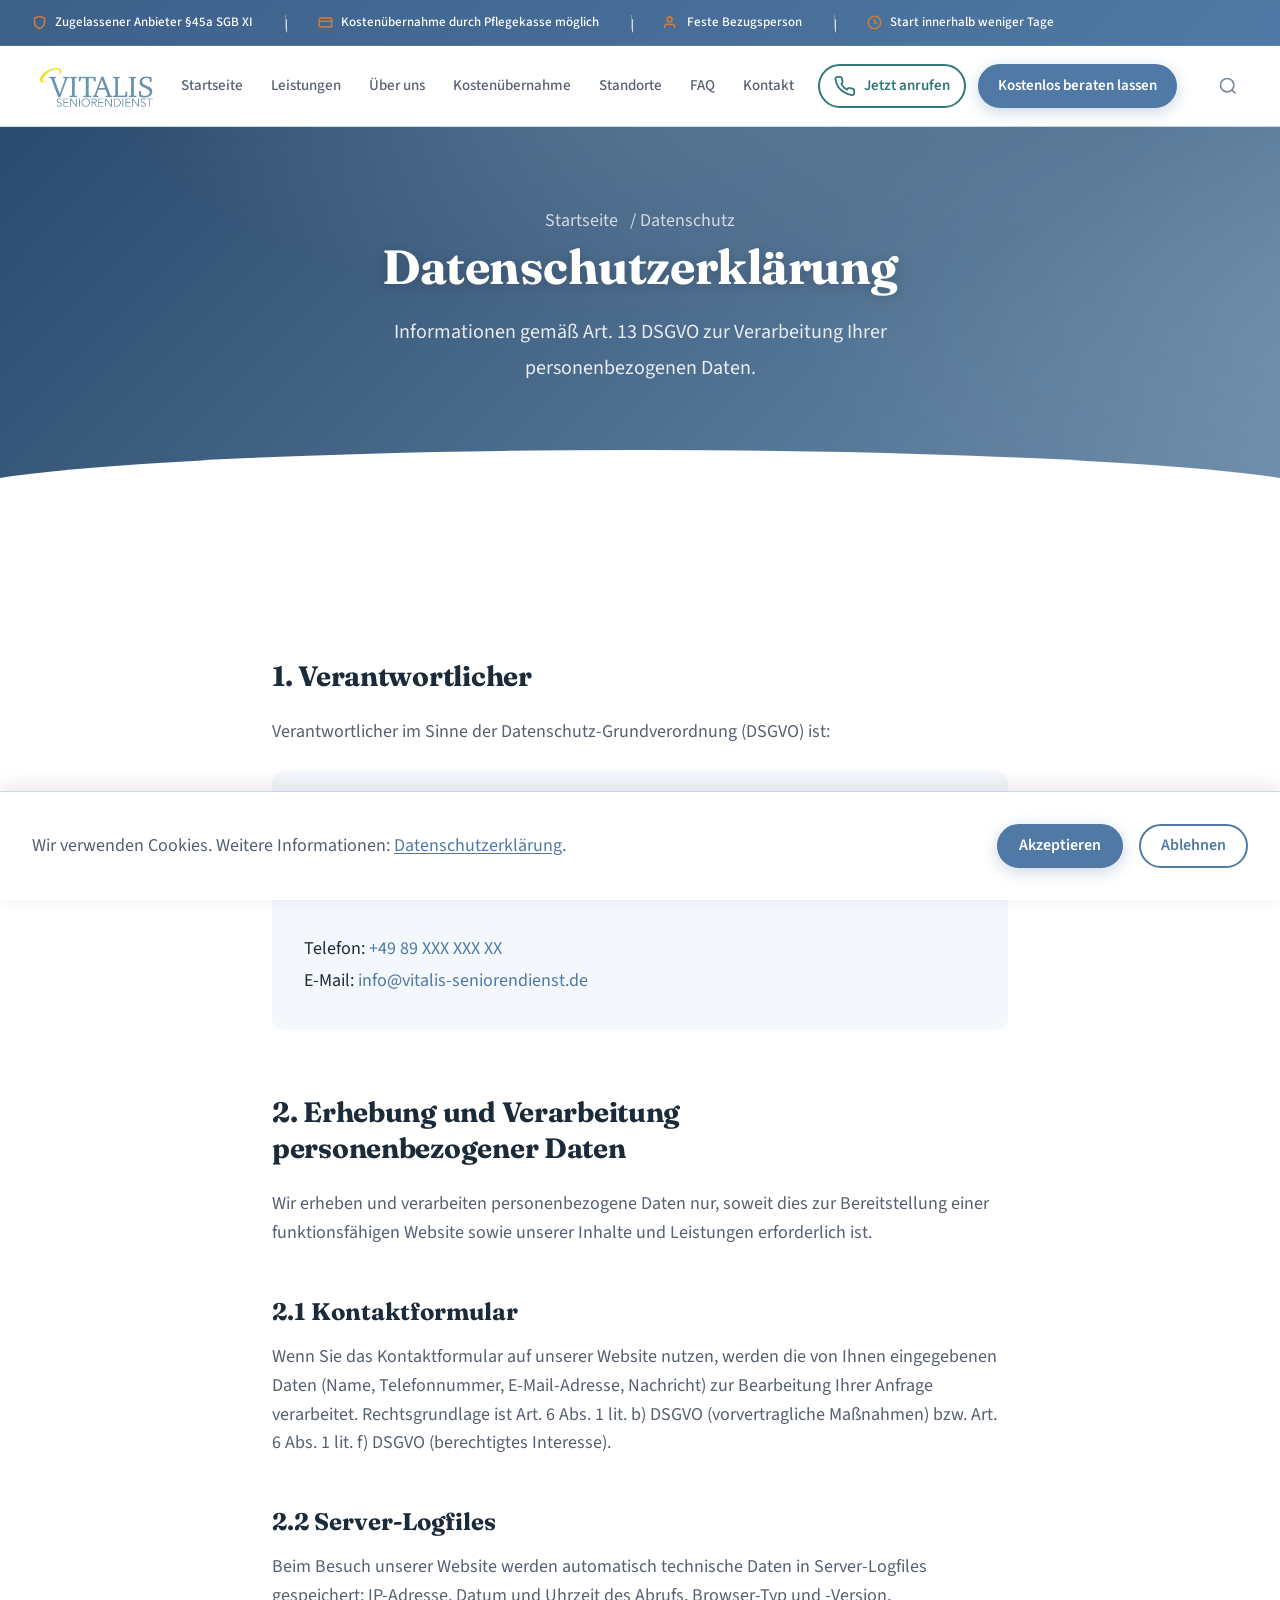
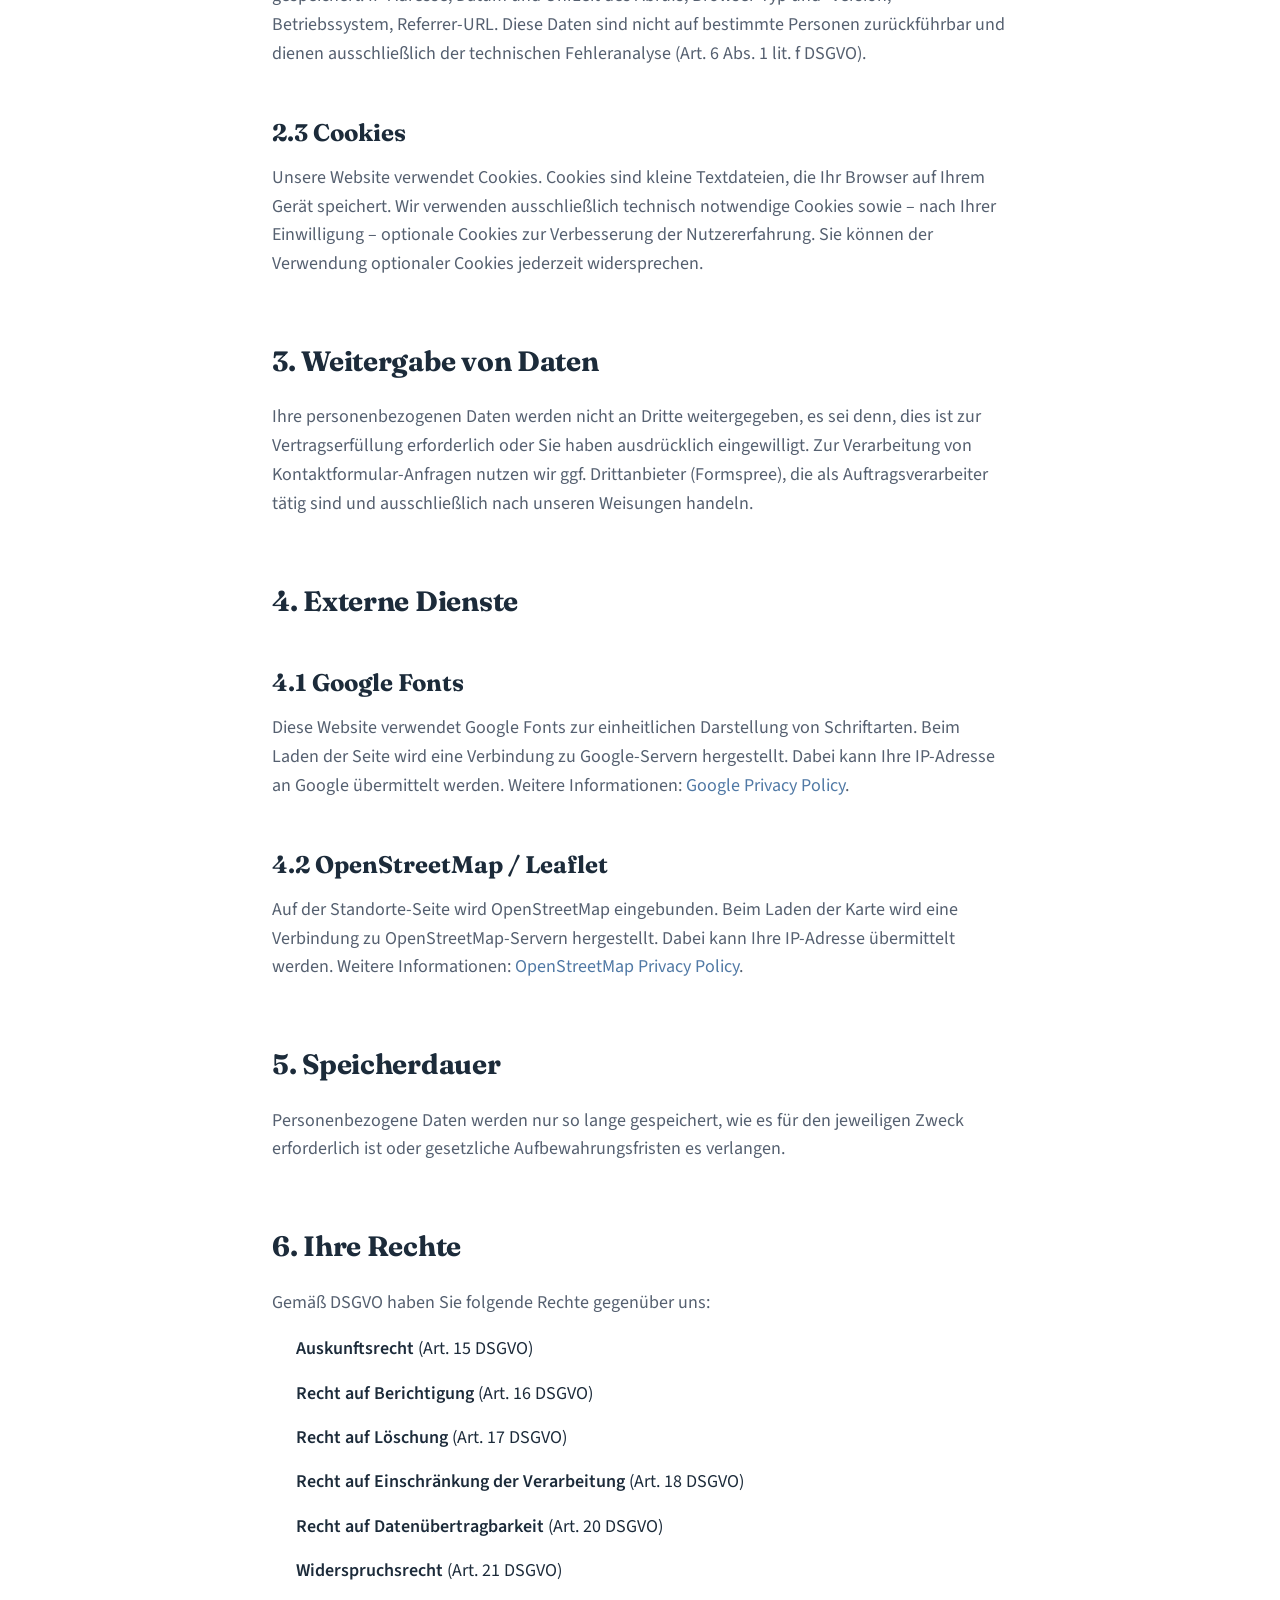
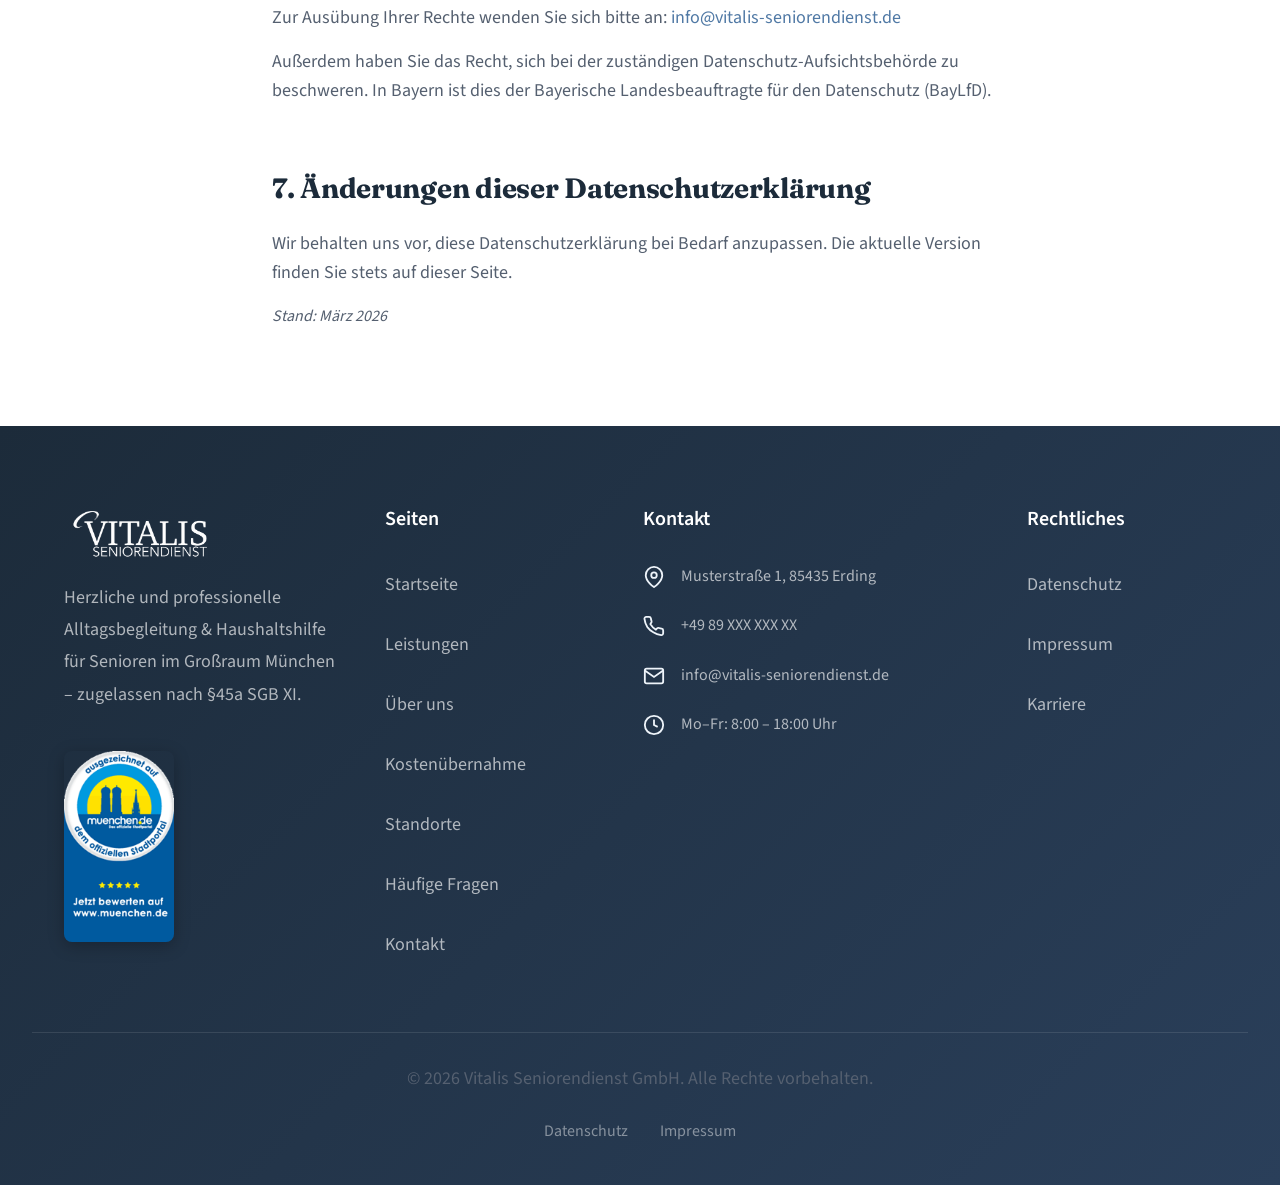
<file: datenschutz.html>
<!DOCTYPE html>
<html lang="de">
<head>
  <meta charset="UTF-8" />
  <meta name="viewport" content="width=device-width, initial-scale=1.0" />
  <title>Datenschutzerklärung | Vitalis Seniorendienst GmbH</title>
  <meta name="description" content="Datenschutzerklärung der Vitalis Seniorendienst GmbH – Informationen zur Verarbeitung Ihrer personenbezogenen Daten gemäß DSGVO." />
  <meta name="robots" content="noindex, follow" />  <link rel="preload" href="assets/fonts/source-sans-3-latin.woff2" as="font" type="font/woff2" crossorigin />
  <link rel="stylesheet" href="css/main.css" />
  <link rel="stylesheet" href="css/components.css" />
  <link rel="stylesheet" href="css/responsive.css" />
</head>
<body>

<a href="#main-content" class="skip-link">Zum Inhalt springen</a>

<header class="site-header">
  <div class="trust-bar">
    <div class="trust-bar__inner container">
      <span class="trust-bar__item"><svg width="15" height="15" viewBox="0 0 24 24" fill="none" stroke="currentColor" stroke-width="2.5" aria-hidden="true"><path d="M12 22s8-4 8-10V5l-8-3-8 3v7c0 6 8 10 8 10z"/></svg> Zugelassener Anbieter §45a SGB XI</span>
      <span class="trust-bar__divider" aria-hidden="true">|</span>
      <span class="trust-bar__item"><svg width="15" height="15" viewBox="0 0 24 24" fill="none" stroke="currentColor" stroke-width="2.5" aria-hidden="true"><rect x="2" y="5" width="20" height="14" rx="2"/><line x1="2" y1="10" x2="22" y2="10"/></svg> Kostenübernahme durch Pflegekasse möglich</span>
      <span class="trust-bar__divider" aria-hidden="true">|</span>
      <span class="trust-bar__item"><svg width="15" height="15" viewBox="0 0 24 24" fill="none" stroke="currentColor" stroke-width="2.5" aria-hidden="true"><path d="M17 21v-2a4 4 0 0 0-4-4H5a4 4 0 0 0-4 4v2"/><circle cx="9" cy="7" r="4"/></svg> Feste Bezugsperson</span>
      <span class="trust-bar__divider" aria-hidden="true">|</span>
      <span class="trust-bar__item"><svg width="15" height="15" viewBox="0 0 24 24" fill="none" stroke="currentColor" stroke-width="2.5" aria-hidden="true"><circle cx="12" cy="12" r="10"/><polyline points="12 6 12 12 16 14"/></svg> Start innerhalb weniger Tage</span>
    </div>
  </div>
  <nav class="nav" role="navigation" aria-label="Hauptnavigation">
    <div class="nav__inner container">
      <a href="index.html" class="nav__logo" aria-label="Vitalis Seniorendienst – Startseite">
        <img src="images/vitalis-logo.avif" alt="Vitalis Seniorendienst" class="nav__logo-img" width="160" height="48" loading="eager">
      </a>
      <button class="nav__hamburger" aria-label="Menü öffnen" aria-expanded="false" aria-controls="nav-menu"><span></span><span></span><span></span></button>
      <ul class="nav__links" id="nav-menu" role="list">
        <li><a href="index.html" class="nav__link">Startseite</a></li>
        <li><a href="leistungen.html" class="nav__link">Leistungen</a></li>
        <li><a href="ueber-uns.html" class="nav__link">Über uns</a></li>
        <li><a href="kostenuebernahme.html" class="nav__link">Kostenübernahme</a></li>
        <li><a href="standorte.html" class="nav__link">Standorte</a></li>
        <li><a href="faq.html" class="nav__link">FAQ</a></li>
        <li><a href="kontakt.html" class="nav__link">Kontakt</a></li>
      </ul>
      <button class="nav__search-btn" id="searchOpen" aria-label="Suche öffnen" type="button">
        <svg width="20" height="20" viewBox="0 0 24 24" fill="none" stroke="currentColor" stroke-width="2" aria-hidden="true"><circle cx="11" cy="11" r="8"/><line x1="21" y1="21" x2="16.65" y2="16.65"/></svg>
      </button>
      <div class="nav__search-wrap" id="navSearchWrap">
        <div class="nav__search-bar">
          <svg width="18" height="18" viewBox="0 0 24 24" fill="none" stroke="currentColor" stroke-width="2" aria-hidden="true"><circle cx="11" cy="11" r="8"/><line x1="21" y1="21" x2="16.65" y2="16.65"/></svg>
          <input type="search" id="searchInput" class="nav__search-input" placeholder="Seite suchen…" autocomplete="off" spellcheck="false" aria-label="Suche" />
          <button class="nav__search-close" id="searchClose" aria-label="Suche schließen" type="button"><svg width="14" height="14" viewBox="0 0 24 24" fill="none" stroke="currentColor" stroke-width="2.5"><line x1="18" y1="6" x2="6" y2="18"/><line x1="6" y1="6" x2="18" y2="18"/></svg></button>
        </div>
        <div class="nav__search-dropdown" id="searchDropdown">
          <ul id="searchResults" class="nav__search-results" role="listbox"></ul>
          <p id="searchEmpty" class="nav__search-empty" hidden>Keine Ergebnisse gefunden.</p>
        </div>
      </div>
      <div class="nav__actions">
        <a href="tel:+4989XXXXXXXX" class="nav__phone"><svg width="18" height="18" viewBox="0 0 24 24" fill="none" stroke="currentColor" stroke-width="2" aria-hidden="true"><path d="M22 16.92v3a2 2 0 0 1-2.18 2 19.79 19.79 0 0 1-8.63-3.07A19.5 19.5 0 0 1 4.69 13a19.79 19.79 0 0 1-3.07-8.67A2 2 0 0 1 3.6 2h3a2 2 0 0 1 2 1.72c.127.96.361 1.903.7 2.81a2 2 0 0 1-.45 2.11L8.09 9.91a16 16 0 0 0 6 6l1.27-1.27a2 2 0 0 1 2.11-.45c.907.339 1.85.573 2.81.7A2 2 0 0 1 22 16.92z"/></svg> Jetzt anrufen</a>
        <a href="kontakt.html" class="btn btn-primary btn-nav">Kostenlos beraten lassen</a>
      </div>
    </div>
  </nav>
  <div class="nav-overlay" aria-hidden="true"></div>
</header>

<main id="main-content">
  <section class="page-header page-header--legal">
    <div class="container">
      <nav class="page-header__breadcrumb" aria-label="Brotkrumennavigation">
        <a href="index.html">Startseite</a> / Datenschutz
      </nav>
      <h1 class="page-header__title">Datenschutzerklärung</h1>
      <p>Informationen gemäß Art. 13 DSGVO zur Verarbeitung Ihrer personenbezogenen Daten.</p>
    </div>
  </section>

  <section class="section bg-white">
    <div class="container" style="max-width: 800px;">

      <div style="line-height: 1.8; font-size: var(--fs-base); color: var(--ink);">

        <h2 style="font-size: var(--fs-2xl); margin: var(--spacing-3xl) 0 var(--spacing-lg);">1. Verantwortlicher</h2>
        <p>Verantwortlicher im Sinne der Datenschutz-Grundverordnung (DSGVO) ist:</p>
        <address style="font-style:normal; margin: var(--spacing-lg) 0; padding: var(--spacing-xl); background: var(--ink-bg); border-radius: var(--radius-md);">
          <strong>Vitalis Seniorendienst GmbH</strong><br />
          Musterstraße 1<br />
          85435 Erding<br /><br />
          Telefon: <a href="tel:+4989XXXXXXXX">+49 89 XXX XXX XX</a><br />
          E-Mail: <a href="mailto:info@vitalis-seniorendienst.de">info@vitalis-seniorendienst.de</a>
        </address>

        <h2 style="font-size: var(--fs-2xl); margin: var(--spacing-3xl) 0 var(--spacing-lg);">2. Erhebung und Verarbeitung personenbezogener Daten</h2>
        <p>Wir erheben und verarbeiten personenbezogene Daten nur, soweit dies zur Bereitstellung einer funktionsfähigen Website sowie unserer Inhalte und Leistungen erforderlich ist.</p>

        <h3 style="font-size: var(--fs-xl); margin: var(--spacing-2xl) 0 var(--spacing-md);">2.1 Kontaktformular</h3>
        <p>Wenn Sie das Kontaktformular auf unserer Website nutzen, werden die von Ihnen eingegebenen Daten (Name, Telefonnummer, E-Mail-Adresse, Nachricht) zur Bearbeitung Ihrer Anfrage verarbeitet. Rechtsgrundlage ist Art. 6 Abs. 1 lit. b) DSGVO (vorvertragliche Maßnahmen) bzw. Art. 6 Abs. 1 lit. f) DSGVO (berechtigtes Interesse).</p>

        <h3 style="font-size: var(--fs-xl); margin: var(--spacing-2xl) 0 var(--spacing-md);">2.2 Server-Logfiles</h3>
        <p>Beim Besuch unserer Website werden automatisch technische Daten in Server-Logfiles gespeichert: IP-Adresse, Datum und Uhrzeit des Abrufs, Browser-Typ und -Version, Betriebssystem, Referrer-URL. Diese Daten sind nicht auf bestimmte Personen zurückführbar und dienen ausschließlich der technischen Fehleranalyse (Art. 6 Abs. 1 lit. f DSGVO).</p>

        <h3 style="font-size: var(--fs-xl); margin: var(--spacing-2xl) 0 var(--spacing-md);">2.3 Cookies</h3>
        <p>Unsere Website verwendet Cookies. Cookies sind kleine Textdateien, die Ihr Browser auf Ihrem Gerät speichert. Wir verwenden ausschließlich technisch notwendige Cookies sowie – nach Ihrer Einwilligung – optionale Cookies zur Verbesserung der Nutzererfahrung. Sie können der Verwendung optionaler Cookies jederzeit widersprechen.</p>

        <h2 style="font-size: var(--fs-2xl); margin: var(--spacing-3xl) 0 var(--spacing-lg);">3. Weitergabe von Daten</h2>
        <p>Ihre personenbezogenen Daten werden nicht an Dritte weitergegeben, es sei denn, dies ist zur Vertragserfüllung erforderlich oder Sie haben ausdrücklich eingewilligt. Zur Verarbeitung von Kontaktformular-Anfragen nutzen wir ggf. Drittanbieter (Formspree), die als Auftragsverarbeiter tätig sind und ausschließlich nach unseren Weisungen handeln.</p>

        <h2 style="font-size: var(--fs-2xl); margin: var(--spacing-3xl) 0 var(--spacing-lg);">4. Externe Dienste</h2>

        <h3 style="font-size: var(--fs-xl); margin: var(--spacing-2xl) 0 var(--spacing-md);">4.1 Google Fonts</h3>
        <p>Diese Website verwendet Google Fonts zur einheitlichen Darstellung von Schriftarten. Beim Laden der Seite wird eine Verbindung zu Google-Servern hergestellt. Dabei kann Ihre IP-Adresse an Google übermittelt werden. Weitere Informationen: <a href="https://policies.google.com/privacy" target="_blank" rel="noopener noreferrer">Google Privacy Policy</a>.</p>

        <h3 style="font-size: var(--fs-xl); margin: var(--spacing-2xl) 0 var(--spacing-md);">4.2 OpenStreetMap / Leaflet</h3>
        <p>Auf der Standorte-Seite wird OpenStreetMap eingebunden. Beim Laden der Karte wird eine Verbindung zu OpenStreetMap-Servern hergestellt. Dabei kann Ihre IP-Adresse übermittelt werden. Weitere Informationen: <a href="https://wiki.osmfoundation.org/wiki/Privacy_Policy" target="_blank" rel="noopener noreferrer">OpenStreetMap Privacy Policy</a>.</p>

        <h2 style="font-size: var(--fs-2xl); margin: var(--spacing-3xl) 0 var(--spacing-lg);">5. Speicherdauer</h2>
        <p>Personenbezogene Daten werden nur so lange gespeichert, wie es für den jeweiligen Zweck erforderlich ist oder gesetzliche Aufbewahrungsfristen es verlangen.</p>

        <h2 style="font-size: var(--fs-2xl); margin: var(--spacing-3xl) 0 var(--spacing-lg);">6. Ihre Rechte</h2>
        <p>Gemäß DSGVO haben Sie folgende Rechte gegenüber uns:</p>
        <ul style="padding-left: 1.5rem; margin: var(--spacing-md) 0;">
          <li style="margin-bottom: 0.75rem;"><strong>Auskunftsrecht</strong> (Art. 15 DSGVO)</li>
          <li style="margin-bottom: 0.75rem;"><strong>Recht auf Berichtigung</strong> (Art. 16 DSGVO)</li>
          <li style="margin-bottom: 0.75rem;"><strong>Recht auf Löschung</strong> (Art. 17 DSGVO)</li>
          <li style="margin-bottom: 0.75rem;"><strong>Recht auf Einschränkung der Verarbeitung</strong> (Art. 18 DSGVO)</li>
          <li style="margin-bottom: 0.75rem;"><strong>Recht auf Datenübertragbarkeit</strong> (Art. 20 DSGVO)</li>
          <li style="margin-bottom: 0.75rem;"><strong>Widerspruchsrecht</strong> (Art. 21 DSGVO)</li>
        </ul>
        <p>Zur Ausübung Ihrer Rechte wenden Sie sich bitte an: <a href="mailto:info@vitalis-seniorendienst.de">info@vitalis-seniorendienst.de</a></p>
        <p style="margin-top: var(--spacing-md);">Außerdem haben Sie das Recht, sich bei der zuständigen Datenschutz-Aufsichtsbehörde zu beschweren. In Bayern ist dies der Bayerische Landesbeauftragte für den Datenschutz (BayLfD).</p>

        <h2 style="font-size: var(--fs-2xl); margin: var(--spacing-3xl) 0 var(--spacing-lg);">7. Änderungen dieser Datenschutzerklärung</h2>
        <p>Wir behalten uns vor, diese Datenschutzerklärung bei Bedarf anzupassen. Die aktuelle Version finden Sie stets auf dieser Seite.</p>
        <p style="margin-top: var(--spacing-md); color: var(--ink-muted); font-size: var(--fs-sm);"><em>Stand: März 2026</em></p>

      </div>

    </div>
  </section>
</main>

<footer class="footer">
  <div class="container">
    <div class="footer__grid">
      <div class="footer__brand">
        <a href="index.html" class="footer__logo" aria-label="Vitalis Seniorendienst – Startseite"><img src="images/vitalis-logo.avif" alt="Vitalis Seniorendienst" class="footer__logo-img" width="140" height="42" loading="lazy"></a>
        <p class="footer__brand-text">Herzliche und professionelle Alltagsbegleitung &amp; Haushaltshilfe für Senioren im Großraum München – zugelassen nach §45a SGB XI.</p>
        <a href="https://branchenbuch.portal.muenchen.de/mhp/1379552/#bewertungen" target="_blank" rel="noopener" class="footer__muenchen-badge" aria-label="Ausgezeichnet auf muenchen.de – Das offizielle Stadtportal">
          <img src="images/muenchen-badge.png" alt="Ausgezeichnet auf muenchen.de – Jetzt bewerten" class="footer__muenchen-badge-img" width="130" height="185" loading="lazy">
        </a>
      </div>
      <div>
        <h3 class="footer__heading">Seiten</h3>
        <ul class="footer__links"><li><a href="index.html" class="footer__link">Startseite</a></li><li><a href="leistungen.html" class="footer__link">Leistungen</a></li><li><a href="ueber-uns.html" class="footer__link">Über uns</a></li><li><a href="kostenuebernahme.html" class="footer__link">Kostenübernahme</a></li><li><a href="standorte.html" class="footer__link">Standorte</a></li><li><a href="faq.html" class="footer__link">Häufige Fragen</a></li><li><a href="kontakt.html" class="footer__link">Kontakt</a></li></ul>
      </div>
      <div>
        <h3 class="footer__heading">Kontakt</h3>
        <address style="font-style:normal;"><p class="footer__contact-item"><svg width="16" height="16" viewBox="0 0 24 24" fill="none" stroke="currentColor" stroke-width="2" aria-hidden="true"><path d="M21 10c0 7-9 13-9 13s-9-6-9-13a9 9 0 0 1 18 0z"/><circle cx="12" cy="10" r="3"/></svg> Musterstraße 1, 85435 Erding</p><p class="footer__contact-item"><svg width="16" height="16" viewBox="0 0 24 24" fill="none" stroke="currentColor" stroke-width="2" aria-hidden="true"><path d="M22 16.92v3a2 2 0 0 1-2.18 2 19.79 19.79 0 0 1-8.63-3.07A19.5 19.5 0 0 1 4.69 13a19.79 19.79 0 0 1-3.07-8.67A2 2 0 0 1 3.6 2h3a2 2 0 0 1 2 1.72c.127.96.361 1.903.7 2.81a2 2 0 0 1-.45 2.11L8.09 9.91a16 16 0 0 0 6 6l1.27-1.27a2 2 0 0 1 2.11-.45c.907.339 1.85.573 2.81.7A2 2 0 0 1 22 16.92z"/></svg> <a href="tel:+4989XXXXXXXX">+49 89 XXX XXX XX</a></p><p class="footer__contact-item"><svg width="16" height="16" viewBox="0 0 24 24" fill="none" stroke="currentColor" stroke-width="2" aria-hidden="true"><path d="M4 4h16c1.1 0 2 .9 2 2v12c0 1.1-.9 2-2 2H4c-1.1 0-2-.9-2-2V6c0-1.1.9-2 2-2z"/><polyline points="22,6 12,13 2,6"/></svg> <a href="mailto:info@vitalis-seniorendienst.de">info@vitalis-seniorendienst.de</a></p><p class="footer__contact-item"><svg width="16" height="16" viewBox="0 0 24 24" fill="none" stroke="currentColor" stroke-width="2" aria-hidden="true"><circle cx="12" cy="12" r="10"/><polyline points="12 6 12 12 16 14"/></svg> Mo–Fr: 8:00 – 18:00 Uhr</p></address>
      </div>
      <div>
        <h3 class="footer__heading">Rechtliches</h3>
        <ul class="footer__links"><li><a href="datenschutz.html" class="footer__link">Datenschutz</a></li><li><a href="impressum.html" class="footer__link">Impressum</a></li><li><a href="karriere.html" class="footer__link">Karriere</a></li></ul>
      </div>
    </div>
    <div class="footer__bottom"><div class="footer__bottom-inner"><p>&copy; <span id="year"></span> Vitalis Seniorendienst GmbH. Alle Rechte vorbehalten.</p><div class="footer__bottom-links"><a href="datenschutz.html">Datenschutz</a><a href="impressum.html">Impressum</a></div></div></div>
  </div>
</footer>

<div id="cookie-banner" class="cookie-banner" role="dialog" aria-label="Cookie-Hinweis">
  <div class="cookie-banner__inner">
    <p class="cookie-banner__text">Wir verwenden Cookies. Weitere Informationen: <a href="datenschutz.html">Datenschutzerklärung</a>.</p>
    <div class="cookie-banner__actions">
      <button id="cookie-accept" class="btn btn-primary btn-sm">Akzeptieren</button>
      <button id="cookie-decline" class="btn btn-secondary btn-sm">Ablehnen</button>
    </div>
  </div>
</div>

<a href="tel:+4989XXXXXXXX" class="floating-phone-btn" aria-label="Jetzt anrufen"><svg width="26" height="26" viewBox="0 0 24 24" fill="none" stroke="currentColor" stroke-width="2" aria-hidden="true"><path d="M22 16.92v3a2 2 0 0 1-2.18 2 19.79 19.79 0 0 1-8.63-3.07A19.5 19.5 0 0 1 4.69 13a19.79 19.79 0 0 1-3.07-8.67A2 2 0 0 1 3.6 2h3a2 2 0 0 1 2 1.72c.127.96.361 1.903.7 2.81a2 2 0 0 1-.45 2.11L8.09 9.91a16 16 0 0 0 6 6l1.27-1.27a2 2 0 0 1 2.11-.45c.907.339 1.85.573 2.81.7A2 2 0 0 1 22 16.92z"/></svg></a>


<!-- ══ ENGAGEMENT BANNER ════════════════════════════════ -->
<div id="engagement-banner" class="engagement-banner" role="dialog" aria-modal="true" aria-label="Beratungsangebot" aria-hidden="true">
  <div class="engagement-banner__overlay" aria-hidden="true"></div>
  <div class="engagement-banner__box">
    <button class="engagement-banner__close" aria-label="Schließen">
      <svg width="24" height="24" viewBox="0 0 24 24" fill="none" stroke="currentColor" stroke-width="2" aria-hidden="true"><line x1="18" y1="6" x2="6" y2="18"/><line x1="6" y1="6" x2="18" y2="18"/></svg>
    </button>
    <div class="engagement-banner__icon" aria-hidden="true">
      <svg width="32" height="32" viewBox="0 0 24 24" fill="none" stroke="currentColor" stroke-width="1.8"><path d="M22 16.92v3a2 2 0 0 1-2.18 2 19.79 19.79 0 0 1-8.63-3.07A19.5 19.5 0 0 1 4.69 13a19.79 19.79 0 0 1-3.07-8.67A2 2 0 0 1 3.6 2h3a2 2 0 0 1 2 1.72c.127.96.361 1.903.7 2.81a2 2 0 0 1-.45 2.11L8.09 9.91a16 16 0 0 0 6 6l1.27-1.27a2 2 0 0 1 2.11-.45c.907.339 1.85.573 2.81.7A2 2 0 0 1 22 16.92z"/></svg>
    </div>
    <h2 class="engagement-banner__title">Haben Sie noch Fragen?</h2>
    <p class="engagement-banner__text">Wir beraten Sie kostenlos und unverbindlich – telefonisch oder direkt bei Ihnen zu Hause.</p>
    <div class="engagement-banner__actions">
      <a href="kontakt.html" class="btn btn-primary btn-lg">Jetzt kostenlos beraten lassen</a>
      <a href="tel:+4989XXXXXXXX" class="btn btn-phone btn-lg"><svg width="18" height="18" viewBox="0 0 24 24" fill="none" stroke="currentColor" stroke-width="2" aria-hidden="true"><path d="M22 16.92v3a2 2 0 0 1-2.18 2 19.79 19.79 0 0 1-8.63-3.07A19.5 19.5 0 0 1 4.69 13a19.79 19.79 0 0 1-3.07-8.67A2 2 0 0 1 3.6 2h3a2 2 0 0 1 2 1.72c.127.96.361 1.903.7 2.81a2 2 0 0 1-.45 2.11L8.09 9.91a16 16 0 0 0 6 6l1.27-1.27a2 2 0 0 1 2.11-.45c.907.339 1.85.573 2.81.7A2 2 0 0 1 22 16.92z"/></svg> Jetzt anrufen</a>
    </div>
    <p class="engagement-banner__note">Kein Risiko · Keine Kosten · Wir melden uns innerhalb von 24 Stunden</p>
  </div>
</div>

  <button class="back-to-top" id="backToTop" aria-label="Nach oben scrollen" title="Nach oben">
    <svg width="20" height="20" viewBox="0 0 24 24" fill="none" stroke="currentColor" stroke-width="2.5" aria-hidden="true"><polyline points="18 15 12 9 6 15"/></svg>
  </button>
<script>document.getElementById('year').textContent = new Date().getFullYear();</script>
<script src="js/main.js"></script>
<script src="js/animations.js"></script>
</body>
</html>
</file>
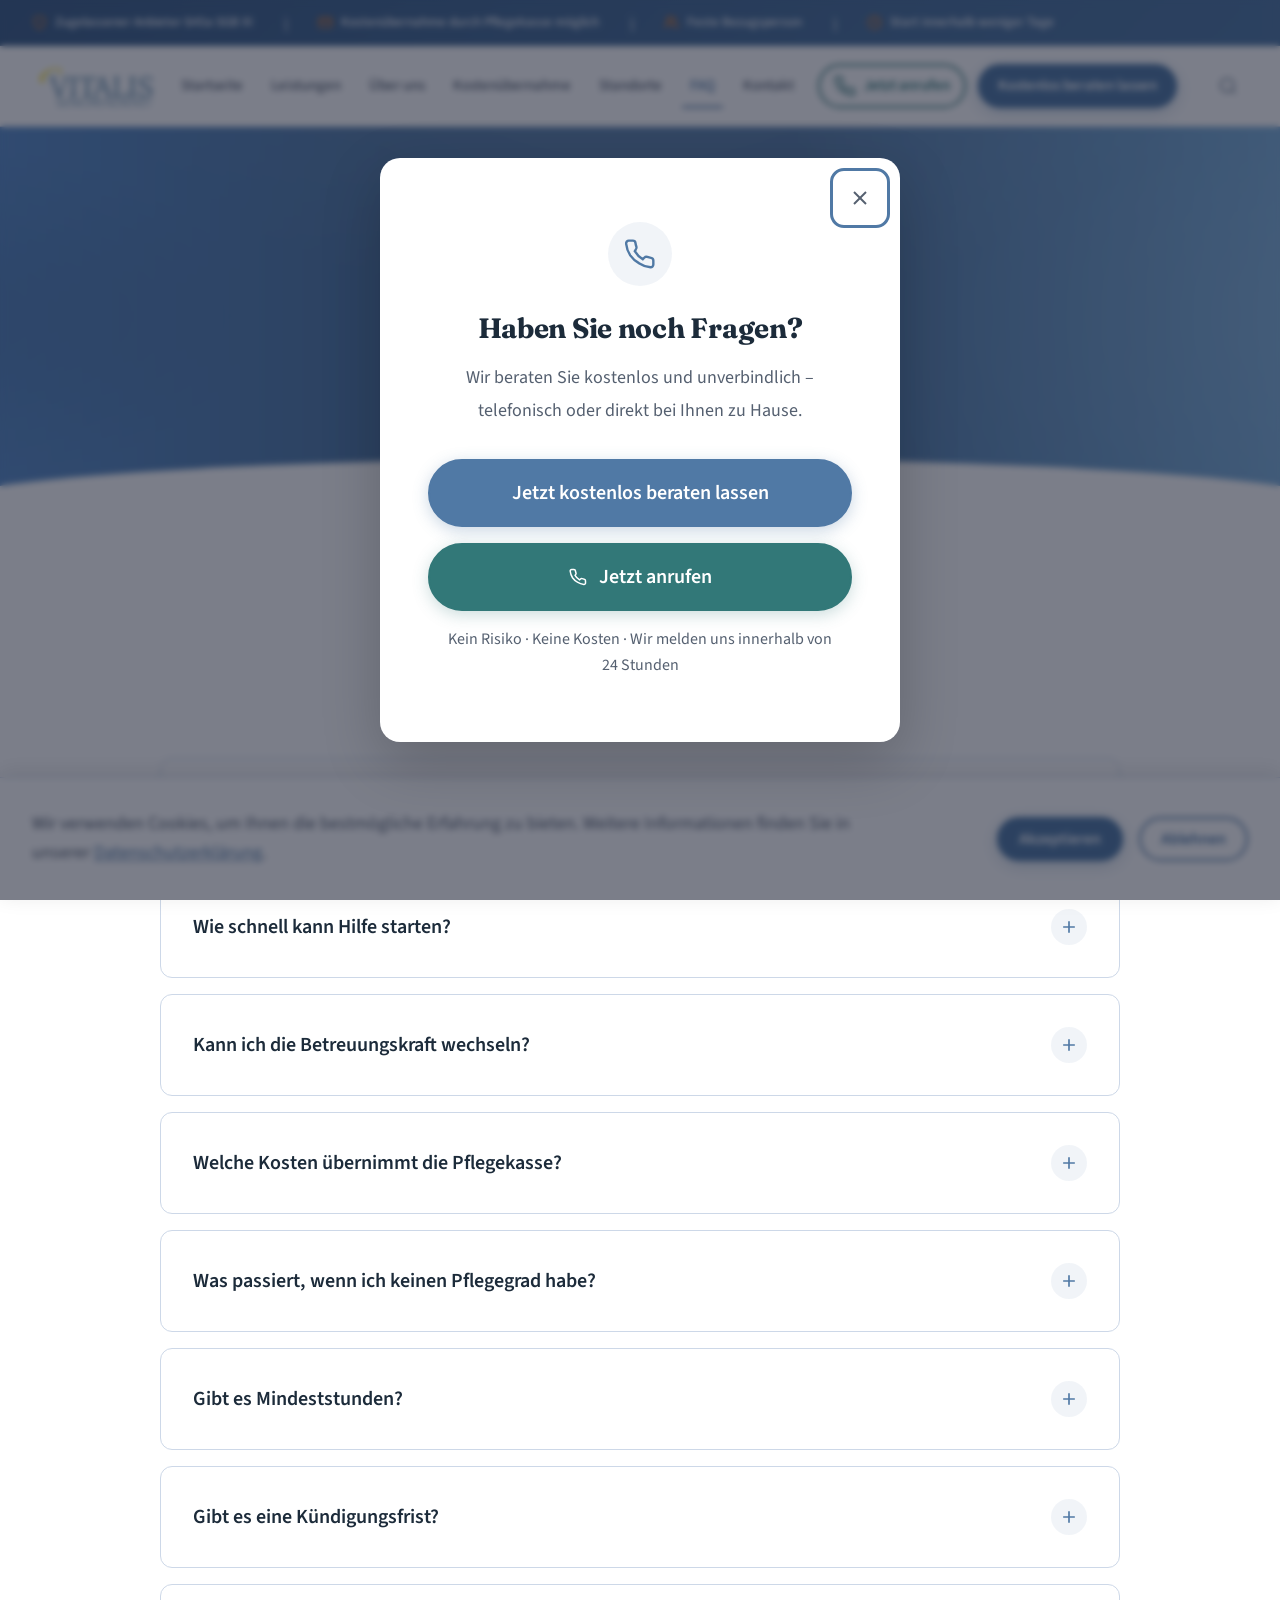
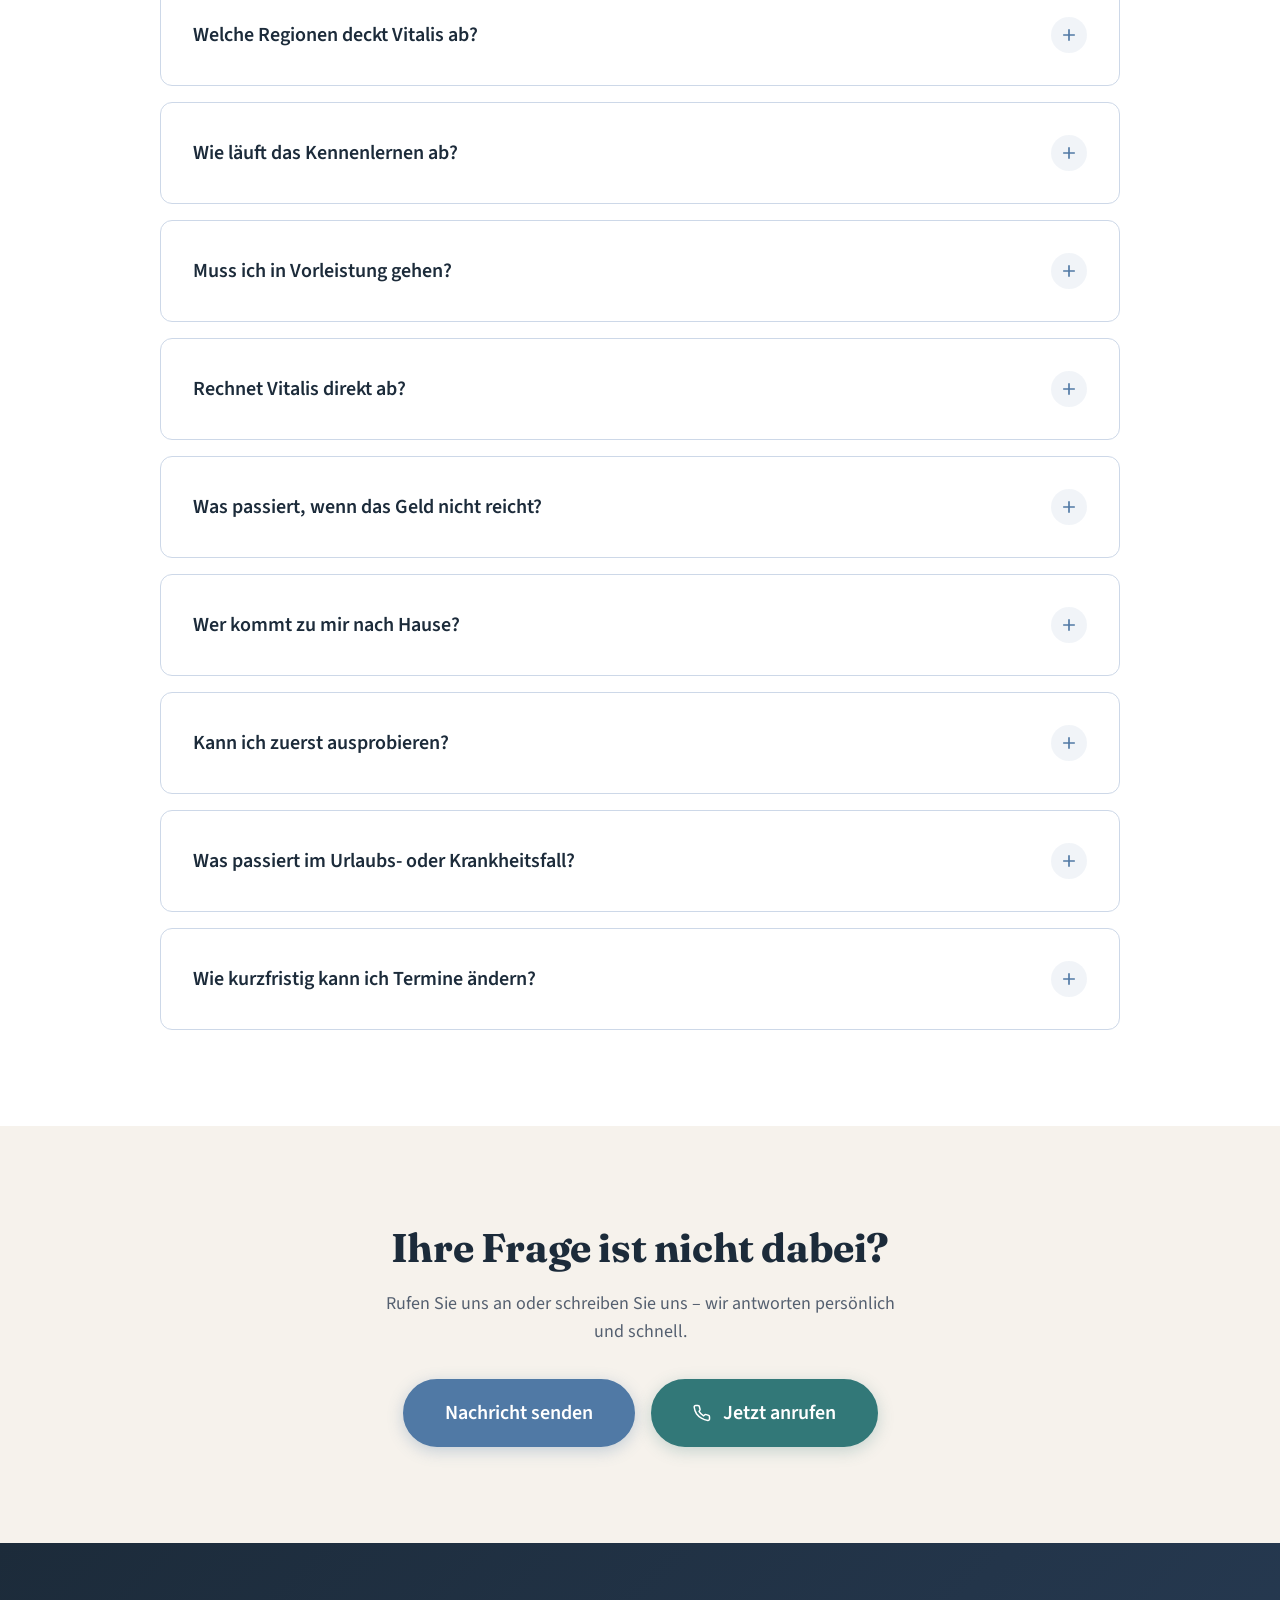
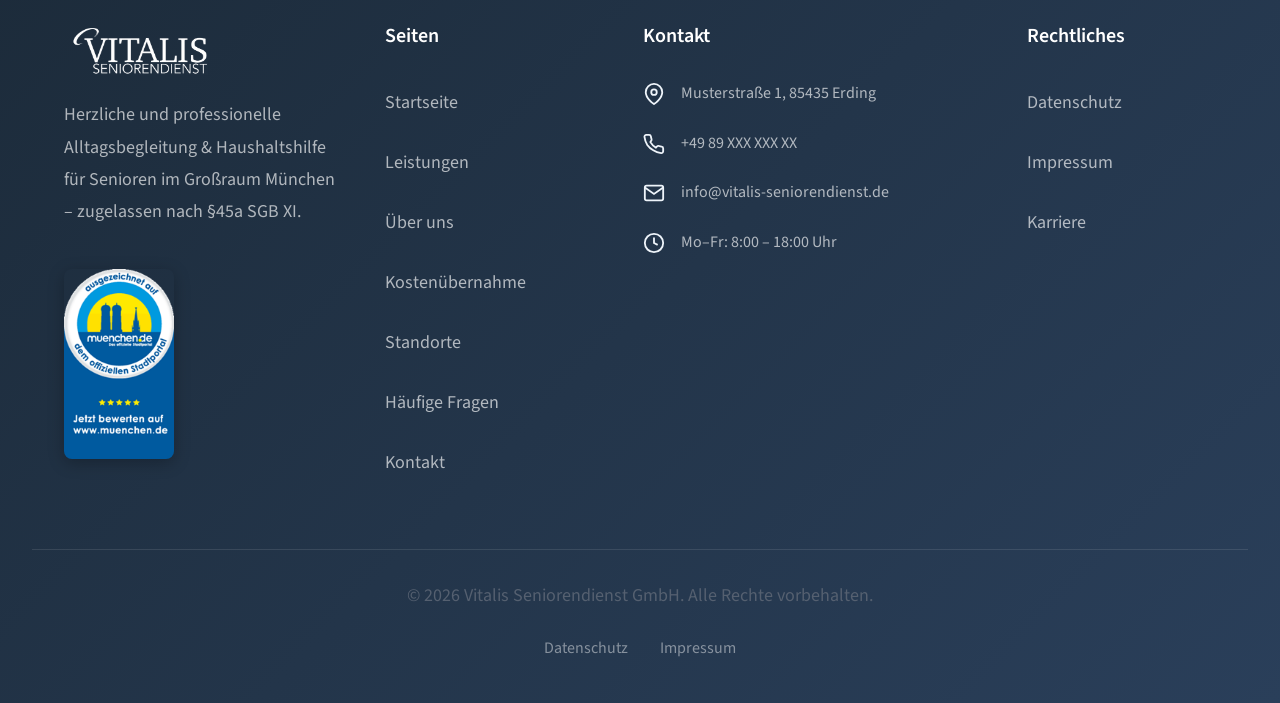
<file: faq.html>
<!DOCTYPE html>
<html lang="de">
<head>
  <meta charset="UTF-8" />
  <meta name="viewport" content="width=device-width, initial-scale=1.0" />
  <title>Häufige Fragen – FAQ | Vitalis Seniorendienst</title>
  <meta name="description" content="Antworten auf Ihre wichtigsten Fragen zu Alltagsbegleitung, Haushaltshilfe, Pflegekasse, Kosten und Ablauf bei Vitalis Seniorendienst." />
  <meta name="keywords" content="FAQ Seniorendienst, Alltagsbegleitung Fragen, Pflegekasse Entlastungsbetrag, Haushaltshilfe München" />  <link rel="preload" href="assets/fonts/source-sans-3-latin.woff2" as="font" type="font/woff2" crossorigin />
  <link rel="stylesheet" href="css/main.css" />
  <link rel="stylesheet" href="css/components.css" />
  <link rel="stylesheet" href="css/responsive.css" />
</head>
<body>

<a href="#main-content" class="skip-link">Zum Inhalt springen</a>

<!-- HEADER -->
<header class="site-header">
  <div class="trust-bar">
    <div class="trust-bar__inner container">
      <span class="trust-bar__item">
        <svg width="15" height="15" viewBox="0 0 24 24" fill="none" stroke="currentColor" stroke-width="2.5" aria-hidden="true"><path d="M12 22s8-4 8-10V5l-8-3-8 3v7c0 6 8 10 8 10z"/></svg>
        Zugelassener Anbieter §45a SGB XI
      </span>
      <span class="trust-bar__divider" aria-hidden="true">|</span>
      <span class="trust-bar__item">
        <svg width="15" height="15" viewBox="0 0 24 24" fill="none" stroke="currentColor" stroke-width="2.5" aria-hidden="true"><rect x="2" y="5" width="20" height="14" rx="2"/><line x1="2" y1="10" x2="22" y2="10"/></svg>
        Kostenübernahme durch Pflegekasse möglich
      </span>
      <span class="trust-bar__divider" aria-hidden="true">|</span>
      <span class="trust-bar__item">
        <svg width="15" height="15" viewBox="0 0 24 24" fill="none" stroke="currentColor" stroke-width="2.5" aria-hidden="true"><path d="M17 21v-2a4 4 0 0 0-4-4H5a4 4 0 0 0-4 4v2"/><circle cx="9" cy="7" r="4"/><path d="M23 21v-2a4 4 0 0 0-3-3.87"/><path d="M16 3.13a4 4 0 0 1 0 7.75"/></svg>
        Feste Bezugsperson
      </span>
      <span class="trust-bar__divider" aria-hidden="true">|</span>
      <span class="trust-bar__item">
        <svg width="15" height="15" viewBox="0 0 24 24" fill="none" stroke="currentColor" stroke-width="2.5" aria-hidden="true"><circle cx="12" cy="12" r="10"/><polyline points="12 6 12 12 16 14"/></svg>
        Start innerhalb weniger Tage
      </span>
    </div>
  </div>
  <nav class="nav" role="navigation" aria-label="Hauptnavigation">
    <div class="nav__inner container">
      <a href="index.html" class="nav__logo" aria-label="Vitalis Seniorendienst – Startseite">
        <img src="images/vitalis-logo.avif" alt="Vitalis Seniorendienst" class="nav__logo-img" width="160" height="48" loading="eager">
      </a>
      <button class="nav__hamburger" aria-label="Menü öffnen" aria-expanded="false" aria-controls="nav-menu">
        <span></span><span></span><span></span>
      </button>
      <ul class="nav__links" id="nav-menu" role="list">
        <li><a href="index.html" class="nav__link">Startseite</a></li>
        <li><a href="leistungen.html" class="nav__link">Leistungen</a></li>
        <li><a href="ueber-uns.html" class="nav__link">Über uns</a></li>
        <li><a href="kostenuebernahme.html" class="nav__link">Kostenübernahme</a></li>
        <li><a href="standorte.html" class="nav__link">Standorte</a></li>
        <li><a href="faq.html" class="nav__link is-active" aria-current="page">FAQ</a></li>
        <li><a href="kontakt.html" class="nav__link">Kontakt</a></li>
      </ul>
      <button class="nav__search-btn" id="searchOpen" aria-label="Suche öffnen" type="button">
        <svg width="20" height="20" viewBox="0 0 24 24" fill="none" stroke="currentColor" stroke-width="2" aria-hidden="true"><circle cx="11" cy="11" r="8"/><line x1="21" y1="21" x2="16.65" y2="16.65"/></svg>
      </button>
      <div class="nav__search-wrap" id="navSearchWrap">
        <div class="nav__search-bar">
          <svg width="18" height="18" viewBox="0 0 24 24" fill="none" stroke="currentColor" stroke-width="2" aria-hidden="true"><circle cx="11" cy="11" r="8"/><line x1="21" y1="21" x2="16.65" y2="16.65"/></svg>
          <input type="search" id="searchInput" class="nav__search-input" placeholder="Seite suchen…" autocomplete="off" spellcheck="false" aria-label="Suche" />
          <button class="nav__search-close" id="searchClose" aria-label="Suche schließen" type="button"><svg width="14" height="14" viewBox="0 0 24 24" fill="none" stroke="currentColor" stroke-width="2.5"><line x1="18" y1="6" x2="6" y2="18"/><line x1="6" y1="6" x2="18" y2="18"/></svg></button>
        </div>
        <div class="nav__search-dropdown" id="searchDropdown">
          <ul id="searchResults" class="nav__search-results" role="listbox"></ul>
          <p id="searchEmpty" class="nav__search-empty" hidden>Keine Ergebnisse gefunden.</p>
        </div>
      </div>
      <div class="nav__actions">
        <a href="tel:+4989XXXXXXXX" class="nav__phone">
          <svg width="18" height="18" viewBox="0 0 24 24" fill="none" stroke="currentColor" stroke-width="2" aria-hidden="true"><path d="M22 16.92v3a2 2 0 0 1-2.18 2 19.79 19.79 0 0 1-8.63-3.07A19.5 19.5 0 0 1 4.69 13a19.79 19.79 0 0 1-3.07-8.67A2 2 0 0 1 3.6 2h3a2 2 0 0 1 2 1.72c.127.96.361 1.903.7 2.81a2 2 0 0 1-.45 2.11L8.09 9.91a16 16 0 0 0 6 6l1.27-1.27a2 2 0 0 1 2.11-.45c.907.339 1.85.573 2.81.7A2 2 0 0 1 22 16.92z"/></svg>
          Jetzt anrufen
        </a>
        <a href="kontakt.html" class="btn btn-primary btn-nav">Kostenlos beraten lassen</a>
      </div>
    </div>
  </nav>
  <div class="nav-overlay" aria-hidden="true"></div>
</header>

<!-- HAUPTINHALT -->
<main id="main-content">

  <!-- PAGE HEADER -->
  <section class="page-header page-header--faq">
    <div class="container">
      <nav class="page-header__breadcrumb" aria-label="Breadcrumb">
        <a href="index.html">Startseite</a>
        <span aria-hidden="true">/</span>
        FAQ
      </nav>
      <h1 class="page-header__title">Häufige Fragen</h1>
      <p style="font-size: var(--fs-lg); color: rgba(255,255,255,0.85); max-width: 600px; margin: var(--spacing-lg) auto 0; line-height: var(--lh-relaxed);">Wir beantworten Ihre Fragen – ehrlich, verständlich und ohne Fachchinesisch.</p>
    </div>
  </section>

  <!-- FAQ SEKTION -->
  <section class="section bg-white" aria-labelledby="faq-heading">
    <div class="container">
      <div class="section-header">
        <span class="section-header__label">Ihre Fragen, unsere Antworten</span>
        <h2 class="section-header__title" id="faq-heading">Was möchten Sie wissen?</h2>
        <div class="section-header__accent" aria-hidden="true"></div>
      </div>

      <div class="faq-list" role="list">

        <!-- FAQ 1 -->
        <div class="faq-item" role="listitem">
          <button class="faq-item__question" aria-expanded="false">
            Was ist der Unterschied zum Pflegedienst?
            <span class="faq-item__icon" aria-hidden="true">
              <svg width="24" height="24" viewBox="0 0 24 24" fill="none" stroke="currentColor" stroke-width="2"><line x1="12" y1="5" x2="12" y2="19"/><line x1="5" y1="12" x2="19" y2="12"/></svg>
            </span>
          </button>
          <div class="faq-item__answer">
            <div class="faq-item__answer-inner">
              Ein Pflegedienst übernimmt medizinische und pflegerische Tätigkeiten (z.&thinsp;B. Medikamentengabe, Wundversorgung). Vitalis ist ein Alltagsbegleitungs- und Betreuungsdienst nach §45a SGB XI. Wir unterstützen im Alltag: Gesellschaft, Haushaltsführung, Einkäufe, Arztfahrten – alles, was das Leben leichter macht, aber keine medizinische Pflege erfordert.
            </div>
          </div>
        </div>

        <!-- FAQ 2 -->
        <div class="faq-item" role="listitem">
          <button class="faq-item__question" aria-expanded="false">
            Wie schnell kann Hilfe starten?
            <span class="faq-item__icon" aria-hidden="true">
              <svg width="24" height="24" viewBox="0 0 24 24" fill="none" stroke="currentColor" stroke-width="2"><line x1="12" y1="5" x2="12" y2="19"/><line x1="5" y1="12" x2="19" y2="12"/></svg>
            </span>
          </button>
          <div class="faq-item__answer">
            <div class="faq-item__answer-inner">
              In der Regel können wir innerhalb weniger Tage nach dem ersten Gespräch starten. Wir klären zunächst in einem kostenlosen Erstgespräch Ihren Bedarf, stellen die passende Betreuungskraft vor – und dann kann es losgehen.
            </div>
          </div>
        </div>

        <!-- FAQ 3 -->
        <div class="faq-item" role="listitem">
          <button class="faq-item__question" aria-expanded="false">
            Kann ich die Betreuungskraft wechseln?
            <span class="faq-item__icon" aria-hidden="true">
              <svg width="24" height="24" viewBox="0 0 24 24" fill="none" stroke="currentColor" stroke-width="2"><line x1="12" y1="5" x2="12" y2="19"/><line x1="5" y1="12" x2="19" y2="12"/></svg>
            </span>
          </button>
          <div class="faq-item__answer">
            <div class="faq-item__answer-inner">
              Ja, selbstverständlich. Es ist uns wichtig, dass Sie sich mit Ihrer Betreuungskraft wohlfühlen. Sollte die Chemie nicht stimmen, finden wir gemeinsam eine passende Alternative – ohne Aufwand für Sie.
            </div>
          </div>
        </div>

        <!-- FAQ 4 -->
        <div class="faq-item" role="listitem">
          <button class="faq-item__question" aria-expanded="false">
            Welche Kosten übernimmt die Pflegekasse?
            <span class="faq-item__icon" aria-hidden="true">
              <svg width="24" height="24" viewBox="0 0 24 24" fill="none" stroke="currentColor" stroke-width="2"><line x1="12" y1="5" x2="12" y2="19"/><line x1="5" y1="12" x2="19" y2="12"/></svg>
            </span>
          </button>
          <div class="faq-item__answer">
            <div class="faq-item__answer-inner">
              Bei Pflegegrad 1–5 steht Ihnen der Entlastungsbetrag von 125 € pro Monat zu, der direkt für Vitalis-Leistungen eingesetzt werden kann. Je nach Pflegegrad gibt es weitere Möglichkeiten. Wir prüfen kostenlos, welche Leistungen Ihnen konkret zustehen.
            </div>
          </div>
        </div>

        <!-- FAQ 5 -->
        <div class="faq-item" role="listitem">
          <button class="faq-item__question" aria-expanded="false">
            Was passiert, wenn ich keinen Pflegegrad habe?
            <span class="faq-item__icon" aria-hidden="true">
              <svg width="24" height="24" viewBox="0 0 24 24" fill="none" stroke="currentColor" stroke-width="2"><line x1="12" y1="5" x2="12" y2="19"/><line x1="5" y1="12" x2="19" y2="12"/></svg>
            </span>
          </button>
          <div class="faq-item__answer">
            <div class="faq-item__answer-inner">
              Auch ohne Pflegegrad können Sie unsere Leistungen in Anspruch nehmen – dann als privat finanzierte Leistung. Zusätzlich helfen wir Ihnen gerne dabei, einen Pflegegrad zu beantragen, falls Sie die Voraussetzungen erfüllen.
            </div>
          </div>
        </div>

        <!-- FAQ 6 -->
        <div class="faq-item" role="listitem">
          <button class="faq-item__question" aria-expanded="false">
            Gibt es Mindeststunden?
            <span class="faq-item__icon" aria-hidden="true">
              <svg width="24" height="24" viewBox="0 0 24 24" fill="none" stroke="currentColor" stroke-width="2"><line x1="12" y1="5" x2="12" y2="19"/><line x1="5" y1="12" x2="19" y2="12"/></svg>
            </span>
          </button>
          <div class="faq-item__answer">
            <div class="faq-item__answer-inner">
              Nein. Wir richten uns nach Ihrem Bedarf – ob zwei Stunden pro Woche oder täglich. Kein Mindestumfang, keine starre Verpflichtung.
            </div>
          </div>
        </div>

        <!-- FAQ 7 -->
        <div class="faq-item" role="listitem">
          <button class="faq-item__question" aria-expanded="false">
            Gibt es eine Kündigungsfrist?
            <span class="faq-item__icon" aria-hidden="true">
              <svg width="24" height="24" viewBox="0 0 24 24" fill="none" stroke="currentColor" stroke-width="2"><line x1="12" y1="5" x2="12" y2="19"/><line x1="5" y1="12" x2="19" y2="12"/></svg>
            </span>
          </button>
          <div class="faq-item__answer">
            <div class="faq-item__answer-inner">
              Nein. Es gibt keine feste Kündigungsfrist. Sie können die Betreuung jederzeit und ohne Angabe von Gründen beenden. Wir setzen auf Vertrauen – nicht auf Verträge mit langen Laufzeiten.
            </div>
          </div>
        </div>

        <!-- FAQ 8 -->
        <div class="faq-item" role="listitem">
          <button class="faq-item__question" aria-expanded="false">
            Welche Regionen deckt Vitalis ab?
            <span class="faq-item__icon" aria-hidden="true">
              <svg width="24" height="24" viewBox="0 0 24 24" fill="none" stroke="currentColor" stroke-width="2"><line x1="12" y1="5" x2="12" y2="19"/><line x1="5" y1="12" x2="19" y2="12"/></svg>
            </span>
          </button>
          <div class="faq-item__answer">
            <div class="faq-item__answer-inner">
              Wir sind aktuell im Landkreis Erding, Landkreis Ebersberg, Landkreis Freising, Landkreis Moosburg, Landkreis Landshut sowie in Ismaning, Garching und Unterföhring tätig. Sprechen Sie uns an – wir klären gerne, ob wir auch Ihren Ort abdecken.
            </div>
          </div>
        </div>

        <!-- FAQ 9 -->
        <div class="faq-item" role="listitem">
          <button class="faq-item__question" aria-expanded="false">
            Wie läuft das Kennenlernen ab?
            <span class="faq-item__icon" aria-hidden="true">
              <svg width="24" height="24" viewBox="0 0 24 24" fill="none" stroke="currentColor" stroke-width="2"><line x1="12" y1="5" x2="12" y2="19"/><line x1="5" y1="12" x2="19" y2="12"/></svg>
            </span>
          </button>
          <div class="faq-item__answer">
            <div class="faq-item__answer-inner">
              Zuerst führen wir ein kostenloses Erstgespräch – telefonisch oder bei Ihnen zu Hause. Dann klären wir Ihren Bedarf und stellen eine passende Betreuungskraft vor. Beim ersten Besuch ist kein Druck: Erst wenn Sie sich sicher sind, starten wir offiziell.
            </div>
          </div>
        </div>

        <!-- FAQ 10 -->
        <div class="faq-item" role="listitem">
          <button class="faq-item__question" aria-expanded="false">
            Muss ich in Vorleistung gehen?
            <span class="faq-item__icon" aria-hidden="true">
              <svg width="24" height="24" viewBox="0 0 24 24" fill="none" stroke="currentColor" stroke-width="2"><line x1="12" y1="5" x2="12" y2="19"/><line x1="5" y1="12" x2="19" y2="12"/></svg>
            </span>
          </button>
          <div class="faq-item__answer">
            <div class="faq-item__answer-inner">
              Nein. Bei Klienten mit Pflegegrad rechnen wir direkt mit der Pflegekasse ab. Es entstehen für Sie keine Vorleistungen.
            </div>
          </div>
        </div>

        <!-- FAQ 11 -->
        <div class="faq-item" role="listitem">
          <button class="faq-item__question" aria-expanded="false">
            Rechnet Vitalis direkt ab?
            <span class="faq-item__icon" aria-hidden="true">
              <svg width="24" height="24" viewBox="0 0 24 24" fill="none" stroke="currentColor" stroke-width="2"><line x1="12" y1="5" x2="12" y2="19"/><line x1="5" y1="12" x2="19" y2="12"/></svg>
            </span>
          </button>
          <div class="faq-item__answer">
            <div class="faq-item__answer-inner">
              Ja. Als zugelassener Anbieter nach §45a SGB XI rechnen wir direkt mit der Pflegekasse ab. Sie müssen sich um nichts kümmern – wir erledigen den Papierkram für Sie.<br><br>
              <strong>Hinweis für Privatversicherte und Beihilfeberechtigte:</strong> Mit privaten Krankenversicherungen oder der Beihilfe rechnen wir nicht direkt ab. In diesen Fällen erhalten Sie die Rechnung ganz normal nach Hause – und reichen diese dann selbst bei Ihrer Versicherung oder Beihilfestelle ein.
            </div>
          </div>
        </div>

        <!-- FAQ 12 -->
        <div class="faq-item" role="listitem">
          <button class="faq-item__question" aria-expanded="false">
            Was passiert, wenn das Geld nicht reicht?
            <span class="faq-item__icon" aria-hidden="true">
              <svg width="24" height="24" viewBox="0 0 24 24" fill="none" stroke="currentColor" stroke-width="2"><line x1="12" y1="5" x2="12" y2="19"/><line x1="5" y1="12" x2="19" y2="12"/></svg>
            </span>
          </button>
          <div class="faq-item__answer">
            <div class="faq-item__answer-inner">
              Wir prüfen gemeinsam alle möglichen Finanzierungsquellen: Entlastungsbetrag, Verhinderungspflege, Pflegegeld-Kombination. Sollten die Kassenleistungen nicht ausreichen, finden wir gemeinsam eine Lösung.
            </div>
          </div>
        </div>

        <!-- FAQ 13 -->
        <div class="faq-item" role="listitem">
          <button class="faq-item__question" aria-expanded="false">
            Wer kommt zu mir nach Hause?
            <span class="faq-item__icon" aria-hidden="true">
              <svg width="24" height="24" viewBox="0 0 24 24" fill="none" stroke="currentColor" stroke-width="2"><line x1="12" y1="5" x2="12" y2="19"/><line x1="5" y1="12" x2="19" y2="12"/></svg>
            </span>
          </button>
          <div class="faq-item__answer">
            <div class="faq-item__answer-inner">
              Nur qualifizierte Alltagsbegleiter, die nach §45a SGB XI zertifiziert sind und regelmäßig an Schulungen teilnehmen. Wir achten darauf, dass die Betreuungskraft zu Ihnen und Ihren Bedürfnissen passt.
            </div>
          </div>
        </div>

        <!-- FAQ 14 -->
        <div class="faq-item" role="listitem">
          <button class="faq-item__question" aria-expanded="false">
            Kann ich zuerst ausprobieren?
            <span class="faq-item__icon" aria-hidden="true">
              <svg width="24" height="24" viewBox="0 0 24 24" fill="none" stroke="currentColor" stroke-width="2"><line x1="12" y1="5" x2="12" y2="19"/><line x1="5" y1="12" x2="19" y2="12"/></svg>
            </span>
          </button>
          <div class="faq-item__answer">
            <div class="faq-item__answer-inner">
              Ja! Wir empfehlen ausdrücklich, erst mal unverbindlich zu testen. Beim ersten Besuch lernen Sie Ihre Betreuungskraft kennen – und entscheiden dann in Ruhe.
            </div>
          </div>
        </div>

        <!-- FAQ 15 -->
        <div class="faq-item" role="listitem">
          <button class="faq-item__question" aria-expanded="false">
            Was passiert im Urlaubs- oder Krankheitsfall?
            <span class="faq-item__icon" aria-hidden="true">
              <svg width="24" height="24" viewBox="0 0 24 24" fill="none" stroke="currentColor" stroke-width="2"><line x1="12" y1="5" x2="12" y2="19"/><line x1="5" y1="12" x2="19" y2="12"/></svg>
            </span>
          </button>
          <div class="faq-item__answer">
            <div class="faq-item__answer-inner">
              Wir sorgen für Vertretung. Sie werden rechtzeitig informiert und bekommen eine bekannte Ersatz-Betreuungskraft – damit der Alltag reibungslos weiterläuft.
            </div>
          </div>
        </div>

        <!-- FAQ 16 -->
        <div class="faq-item" role="listitem">
          <button class="faq-item__question" aria-expanded="false">
            Wie kurzfristig kann ich Termine ändern?
            <span class="faq-item__icon" aria-hidden="true">
              <svg width="24" height="24" viewBox="0 0 24 24" fill="none" stroke="currentColor" stroke-width="2"><line x1="12" y1="5" x2="12" y2="19"/><line x1="5" y1="12" x2="19" y2="12"/></svg>
            </span>
          </button>
          <div class="faq-item__answer">
            <div class="faq-item__answer-inner">
              Wir sind flexibel. Bitte melden Sie Änderungen möglichst 24 Stunden vorher – in dringenden Fällen auch kurzfristiger. Wir finden immer eine Lösung.
            </div>
          </div>
        </div>

      </div>
    </div>
  </section>

  <!-- NOCH EINE FRAGE? -->
  <section class="section" style="background: var(--ink-warm);">
    <div class="container" style="text-align: center; max-width: 640px;">
      <h2>Ihre Frage ist nicht dabei?</h2>
      <p style="margin-top: var(--spacing-md);">Rufen Sie uns an oder schreiben Sie uns – wir antworten persönlich und schnell.</p>
      <div style="display: flex; gap: 1rem; justify-content: center; flex-wrap: wrap; margin-top: 2rem;">
        <a href="kontakt.html" class="btn btn-primary btn-lg">Nachricht senden</a>
        <a href="tel:+4989XXXXXXXX" class="btn btn-phone btn-lg">
          <svg width="18" height="18" viewBox="0 0 24 24" fill="none" stroke="currentColor" stroke-width="2" aria-hidden="true"><path d="M22 16.92v3a2 2 0 0 1-2.18 2 19.79 19.79 0 0 1-8.63-3.07A19.5 19.5 0 0 1 4.69 13a19.79 19.79 0 0 1-3.07-8.67A2 2 0 0 1 3.6 2h3a2 2 0 0 1 2 1.72c.127.96.361 1.903.7 2.81a2 2 0 0 1-.45 2.11L8.09 9.91a16 16 0 0 0 6 6l1.27-1.27a2 2 0 0 1 2.11-.45c.907.339 1.85.573 2.81.7A2 2 0 0 1 22 16.92z"/></svg>
          Jetzt anrufen
        </a>
      </div>
    </div>
  </section>

</main>

<!-- FOOTER -->
<footer class="footer">
  <div class="container">
    <div class="footer__grid">
      <div class="footer__brand">
        <a href="index.html" class="footer__logo" aria-label="Vitalis Seniorendienst – Startseite">
          <img src="images/vitalis-logo.avif" alt="Vitalis Seniorendienst" class="footer__logo-img" width="140" height="42" loading="lazy">
        </a>
        <p class="footer__brand-text">Herzliche und professionelle Alltagsbegleitung &amp; Haushaltshilfe für Senioren im Großraum München – zugelassen nach §45a SGB XI.</p>
        <a href="https://branchenbuch.portal.muenchen.de/mhp/1379552/#bewertungen" target="_blank" rel="noopener" class="footer__muenchen-badge" aria-label="Ausgezeichnet auf muenchen.de – Das offizielle Stadtportal">
          <img src="images/muenchen-badge.png" alt="Ausgezeichnet auf muenchen.de – Jetzt bewerten" class="footer__muenchen-badge-img" width="130" height="185" loading="lazy">
        </a>
      </div>
      <div>
        <h3 class="footer__heading">Seiten</h3>
        <ul class="footer__links" role="list">
          <li><a href="index.html" class="footer__link">Startseite</a></li>
          <li><a href="leistungen.html" class="footer__link">Leistungen</a></li>
          <li><a href="ueber-uns.html" class="footer__link">Über uns</a></li>
          <li><a href="kostenuebernahme.html" class="footer__link">Kostenübernahme</a></li>
          <li><a href="standorte.html" class="footer__link">Standorte</a></li>
          <li><a href="faq.html" class="footer__link">Häufige Fragen</a></li>
          <li><a href="kontakt.html" class="footer__link">Kontakt</a></li>
        </ul>
      </div>
      <div>
        <h3 class="footer__heading">Kontakt</h3>
        <address style="font-style: normal;">
          <p class="footer__contact-item">
            <svg width="16" height="16" viewBox="0 0 24 24" fill="none" stroke="currentColor" stroke-width="2" aria-hidden="true"><path d="M21 10c0 7-9 13-9 13s-9-6-9-13a9 9 0 0 1 18 0z"/><circle cx="12" cy="10" r="3"/></svg>
            Musterstraße 1, 85435 Erding
          </p>
          <p class="footer__contact-item">
            <svg width="16" height="16" viewBox="0 0 24 24" fill="none" stroke="currentColor" stroke-width="2" aria-hidden="true"><path d="M22 16.92v3a2 2 0 0 1-2.18 2 19.79 19.79 0 0 1-8.63-3.07A19.5 19.5 0 0 1 4.69 13a19.79 19.79 0 0 1-3.07-8.67A2 2 0 0 1 3.6 2h3a2 2 0 0 1 2 1.72c.127.96.361 1.903.7 2.81a2 2 0 0 1-.45 2.11L8.09 9.91a16 16 0 0 0 6 6l1.27-1.27a2 2 0 0 1 2.11-.45c.907.339 1.85.573 2.81.7A2 2 0 0 1 22 16.92z"/></svg>
            <a href="tel:+4989XXXXXXXX">+49 89 XXX XXX XX</a>
          </p>
          <p class="footer__contact-item">
            <svg width="16" height="16" viewBox="0 0 24 24" fill="none" stroke="currentColor" stroke-width="2" aria-hidden="true"><path d="M4 4h16c1.1 0 2 .9 2 2v12c0 1.1-.9 2-2 2H4c-1.1 0-2-.9-2-2V6c0-1.1.9-2 2-2z"/><polyline points="22,6 12,13 2,6"/></svg>
            <a href="mailto:info@vitalis-seniorendienst.de">info@vitalis-seniorendienst.de</a>
          </p>
          <p class="footer__contact-item">
            <svg width="16" height="16" viewBox="0 0 24 24" fill="none" stroke="currentColor" stroke-width="2" aria-hidden="true"><circle cx="12" cy="12" r="10"/><polyline points="12 6 12 12 16 14"/></svg>
            Mo–Fr: 8:00 – 18:00 Uhr
          </p>
        </address>
      </div>
      <div>
        <h3 class="footer__heading">Rechtliches</h3>
        <ul class="footer__links" role="list">
          <li><a href="datenschutz.html" class="footer__link">Datenschutz</a></li>
          <li><a href="impressum.html" class="footer__link">Impressum</a></li>
          <li><a href="karriere.html" class="footer__link">Karriere</a></li>
        </ul>
      </div>
    </div>
    <div class="footer__bottom">
      <div class="footer__bottom-inner">
        <p>&copy; <span id="year"></span> Vitalis Seniorendienst GmbH. Alle Rechte vorbehalten.</p>
        <div class="footer__bottom-links">
          <a href="datenschutz.html">Datenschutz</a>
          <a href="impressum.html">Impressum</a>
        </div>
      </div>
    </div>
  </div>
</footer>

<!-- COOKIE BANNER -->
<div id="cookie-banner" class="cookie-banner" role="dialog" aria-label="Cookie-Hinweis" aria-live="polite">
  <div class="cookie-banner__inner">
    <p class="cookie-banner__text">Wir verwenden Cookies, um Ihnen die bestmögliche Erfahrung zu bieten. Weitere Informationen finden Sie in unserer <a href="datenschutz.html">Datenschutzerklärung</a>.</p>
    <div class="cookie-banner__actions">
      <button id="cookie-accept" class="btn btn-primary btn-sm">Akzeptieren</button>
      <button id="cookie-decline" class="btn btn-secondary btn-sm">Ablehnen</button>
    </div>
  </div>
</div>

<!-- FLOATING PHONE -->
<a href="tel:+4989XXXXXXXX" class="floating-phone-btn" aria-label="Jetzt anrufen">
  <svg width="26" height="26" viewBox="0 0 24 24" fill="none" stroke="currentColor" stroke-width="2" aria-hidden="true"><path d="M22 16.92v3a2 2 0 0 1-2.18 2 19.79 19.79 0 0 1-8.63-3.07A19.5 19.5 0 0 1 4.69 13a19.79 19.79 0 0 1-3.07-8.67A2 2 0 0 1 3.6 2h3a2 2 0 0 1 2 1.72c.127.96.361 1.903.7 2.81a2 2 0 0 1-.45 2.11L8.09 9.91a16 16 0 0 0 6 6l1.27-1.27a2 2 0 0 1 2.11-.45c.907.339 1.85.573 2.81.7A2 2 0 0 1 22 16.92z"/></svg>
</a>


<!-- ══ ENGAGEMENT BANNER ════════════════════════════════ -->
<div id="engagement-banner" class="engagement-banner" role="dialog" aria-modal="true" aria-label="Beratungsangebot" aria-hidden="true">
  <div class="engagement-banner__overlay" aria-hidden="true"></div>
  <div class="engagement-banner__box">
    <button class="engagement-banner__close" aria-label="Schließen">
      <svg width="24" height="24" viewBox="0 0 24 24" fill="none" stroke="currentColor" stroke-width="2" aria-hidden="true"><line x1="18" y1="6" x2="6" y2="18"/><line x1="6" y1="6" x2="18" y2="18"/></svg>
    </button>
    <div class="engagement-banner__icon" aria-hidden="true">
      <svg width="32" height="32" viewBox="0 0 24 24" fill="none" stroke="currentColor" stroke-width="1.8"><path d="M22 16.92v3a2 2 0 0 1-2.18 2 19.79 19.79 0 0 1-8.63-3.07A19.5 19.5 0 0 1 4.69 13a19.79 19.79 0 0 1-3.07-8.67A2 2 0 0 1 3.6 2h3a2 2 0 0 1 2 1.72c.127.96.361 1.903.7 2.81a2 2 0 0 1-.45 2.11L8.09 9.91a16 16 0 0 0 6 6l1.27-1.27a2 2 0 0 1 2.11-.45c.907.339 1.85.573 2.81.7A2 2 0 0 1 22 16.92z"/></svg>
    </div>
    <h2 class="engagement-banner__title">Haben Sie noch Fragen?</h2>
    <p class="engagement-banner__text">Wir beraten Sie kostenlos und unverbindlich – telefonisch oder direkt bei Ihnen zu Hause.</p>
    <div class="engagement-banner__actions">
      <a href="kontakt.html" class="btn btn-primary btn-lg">Jetzt kostenlos beraten lassen</a>
      <a href="tel:+4989XXXXXXXX" class="btn btn-phone btn-lg"><svg width="18" height="18" viewBox="0 0 24 24" fill="none" stroke="currentColor" stroke-width="2" aria-hidden="true"><path d="M22 16.92v3a2 2 0 0 1-2.18 2 19.79 19.79 0 0 1-8.63-3.07A19.5 19.5 0 0 1 4.69 13a19.79 19.79 0 0 1-3.07-8.67A2 2 0 0 1 3.6 2h3a2 2 0 0 1 2 1.72c.127.96.361 1.903.7 2.81a2 2 0 0 1-.45 2.11L8.09 9.91a16 16 0 0 0 6 6l1.27-1.27a2 2 0 0 1 2.11-.45c.907.339 1.85.573 2.81.7A2 2 0 0 1 22 16.92z"/></svg> Jetzt anrufen</a>
    </div>
    <p class="engagement-banner__note">Kein Risiko · Keine Kosten · Wir melden uns innerhalb von 24 Stunden</p>
  </div>
</div>

  <button class="back-to-top" id="backToTop" aria-label="Nach oben scrollen" title="Nach oben">
    <svg width="20" height="20" viewBox="0 0 24 24" fill="none" stroke="currentColor" stroke-width="2.5" aria-hidden="true"><polyline points="18 15 12 9 6 15"/></svg>
  </button>
<script>document.getElementById('year').textContent = new Date().getFullYear();</script>
<script src="js/main.js"></script>
<script src="js/animations.js"></script>
</body>
</html>
</file>
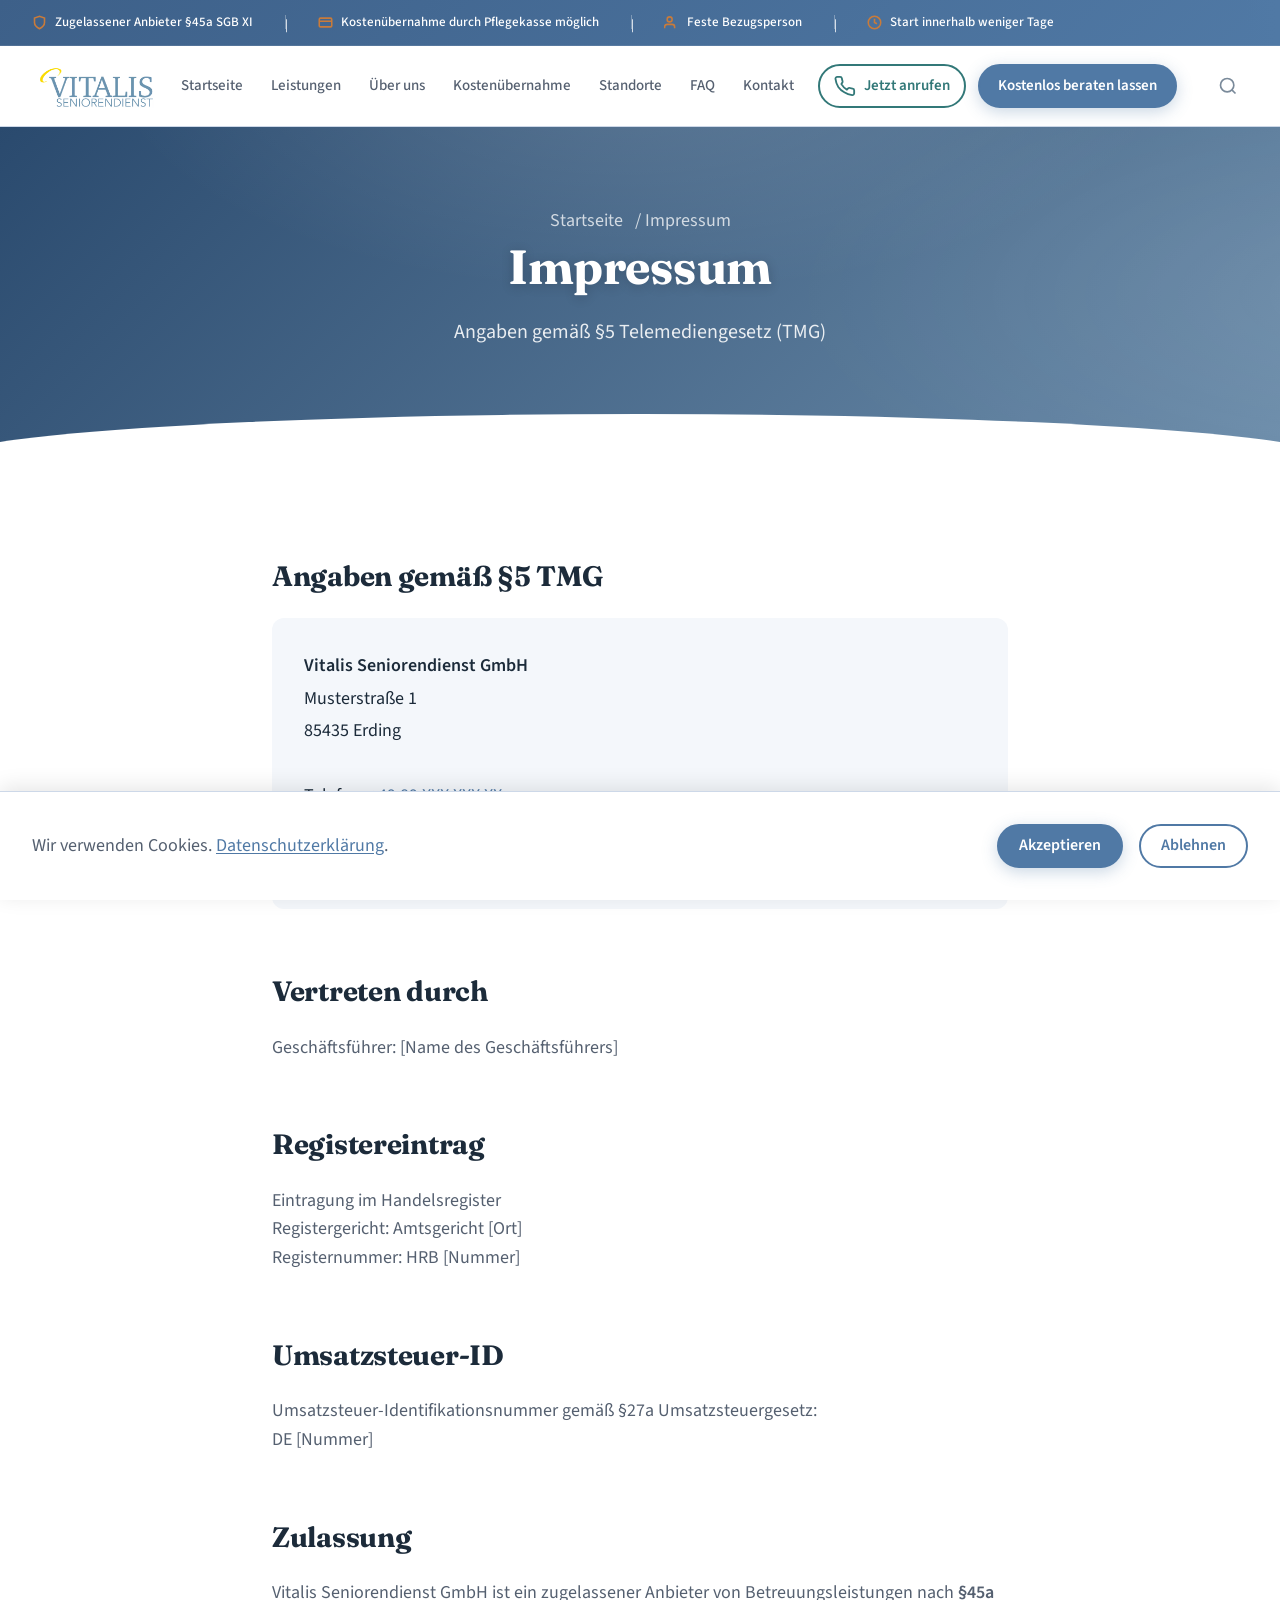
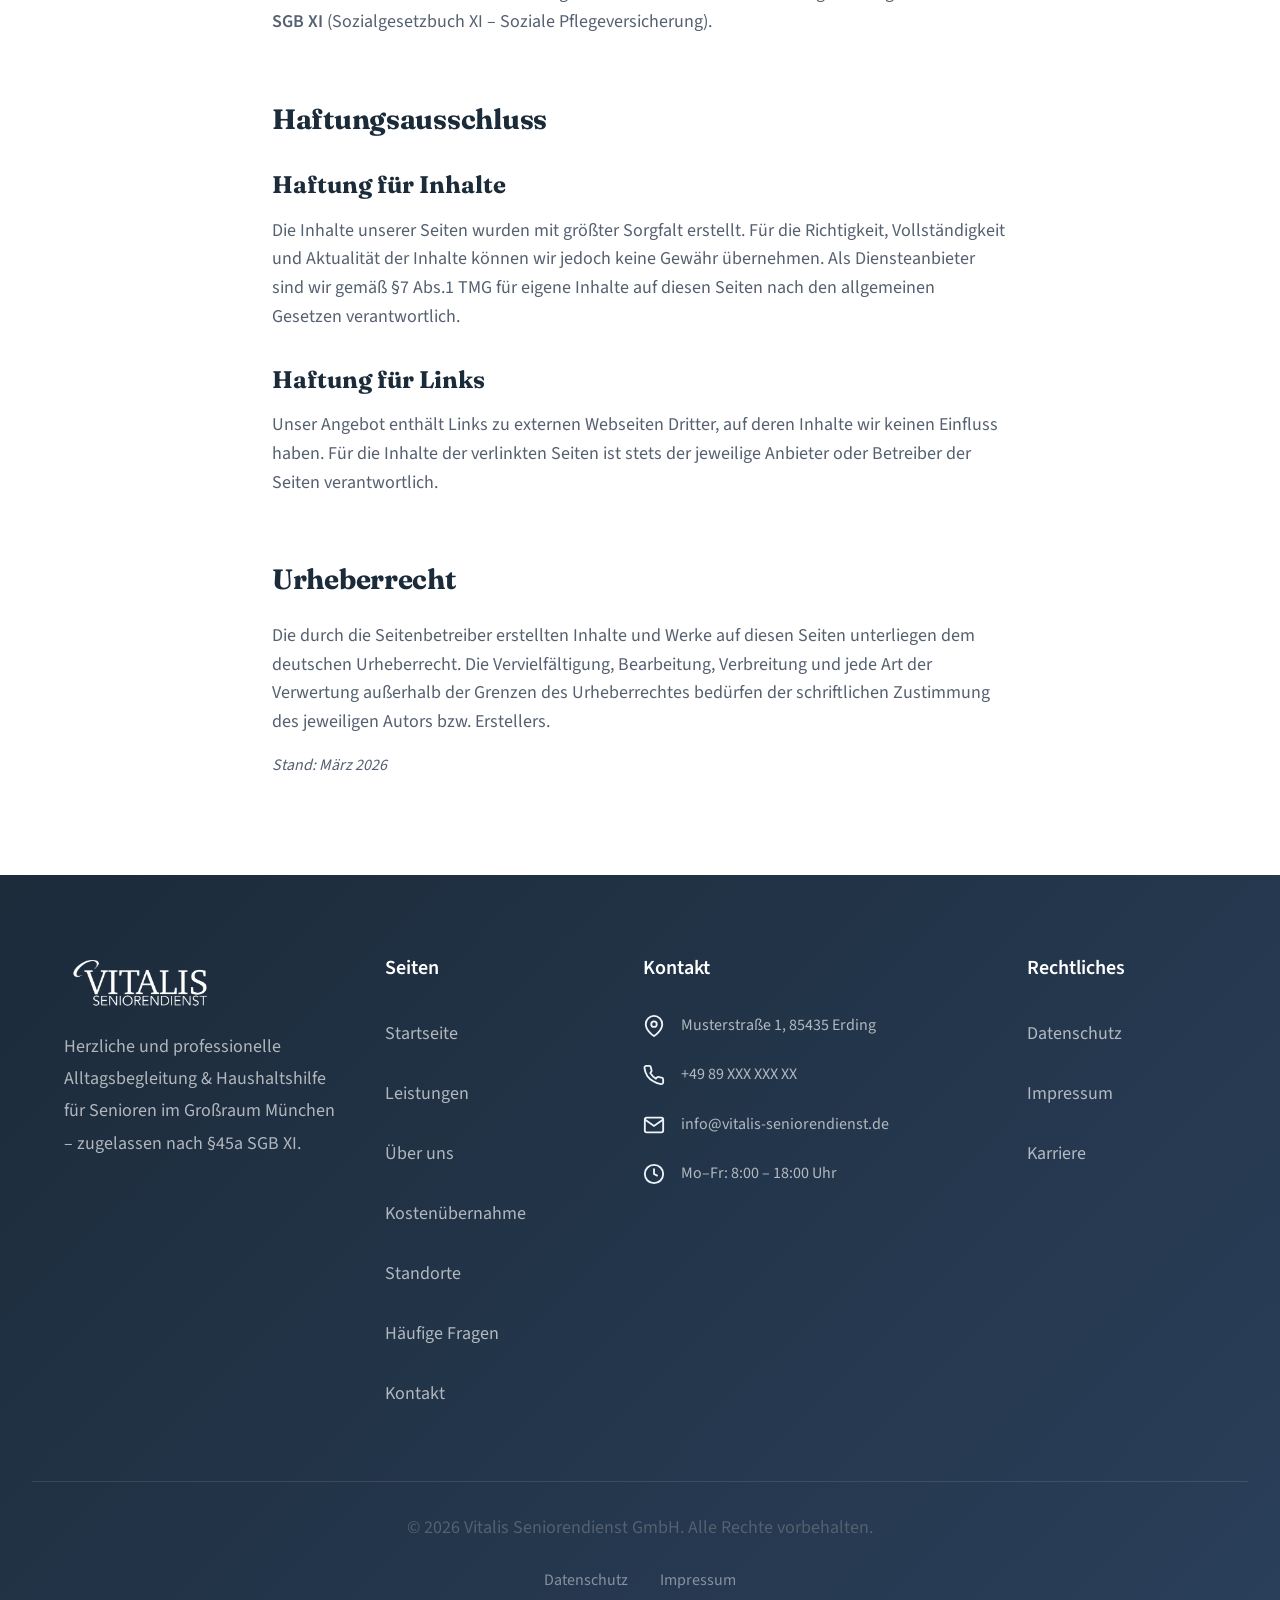
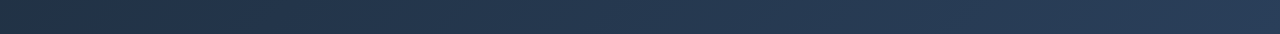
<file: impressum.html>
<!DOCTYPE html>
<html lang="de">
<head>
  <meta charset="UTF-8" />
  <meta name="viewport" content="width=device-width, initial-scale=1.0" />
  <title>Impressum | Vitalis Seniorendienst GmbH</title>
  <meta name="description" content="Impressum der Vitalis Seniorendienst GmbH gemäß §5 TMG." />
  <meta name="robots" content="noindex, follow" />  <link rel="preload" href="assets/fonts/source-sans-3-latin.woff2" as="font" type="font/woff2" crossorigin />
  <link rel="stylesheet" href="css/main.css" />
  <link rel="stylesheet" href="css/components.css" />
  <link rel="stylesheet" href="css/responsive.css" />
</head>
<body>

<a href="#main-content" class="skip-link">Zum Inhalt springen</a>

<header class="site-header">
  <div class="trust-bar">
    <div class="trust-bar__inner container">
      <span class="trust-bar__item"><svg width="15" height="15" viewBox="0 0 24 24" fill="none" stroke="currentColor" stroke-width="2.5" aria-hidden="true"><path d="M12 22s8-4 8-10V5l-8-3-8 3v7c0 6 8 10 8 10z"/></svg> Zugelassener Anbieter §45a SGB XI</span>
      <span class="trust-bar__divider" aria-hidden="true">|</span>
      <span class="trust-bar__item"><svg width="15" height="15" viewBox="0 0 24 24" fill="none" stroke="currentColor" stroke-width="2.5" aria-hidden="true"><rect x="2" y="5" width="20" height="14" rx="2"/><line x1="2" y1="10" x2="22" y2="10"/></svg> Kostenübernahme durch Pflegekasse möglich</span>
      <span class="trust-bar__divider" aria-hidden="true">|</span>
      <span class="trust-bar__item"><svg width="15" height="15" viewBox="0 0 24 24" fill="none" stroke="currentColor" stroke-width="2.5" aria-hidden="true"><path d="M17 21v-2a4 4 0 0 0-4-4H5a4 4 0 0 0-4 4v2"/><circle cx="9" cy="7" r="4"/></svg> Feste Bezugsperson</span>
      <span class="trust-bar__divider" aria-hidden="true">|</span>
      <span class="trust-bar__item"><svg width="15" height="15" viewBox="0 0 24 24" fill="none" stroke="currentColor" stroke-width="2.5" aria-hidden="true"><circle cx="12" cy="12" r="10"/><polyline points="12 6 12 12 16 14"/></svg> Start innerhalb weniger Tage</span>
    </div>
  </div>
  <nav class="nav" role="navigation" aria-label="Hauptnavigation">
    <div class="nav__inner container">
      <a href="index.html" class="nav__logo" aria-label="Vitalis Seniorendienst – Startseite">
        <img src="images/vitalis-logo.avif" alt="Vitalis Seniorendienst" class="nav__logo-img" width="160" height="48" loading="eager">
      </a>
      <button class="nav__hamburger" aria-label="Menü öffnen" aria-expanded="false" aria-controls="nav-menu"><span></span><span></span><span></span></button>
      <ul class="nav__links" id="nav-menu" role="list">
        <li><a href="index.html" class="nav__link">Startseite</a></li>
        <li><a href="leistungen.html" class="nav__link">Leistungen</a></li>
        <li><a href="ueber-uns.html" class="nav__link">Über uns</a></li>
        <li><a href="kostenuebernahme.html" class="nav__link">Kostenübernahme</a></li>
        <li><a href="standorte.html" class="nav__link">Standorte</a></li>
        <li><a href="faq.html" class="nav__link">FAQ</a></li>
        <li><a href="kontakt.html" class="nav__link">Kontakt</a></li>
      </ul>
      <button class="nav__search-btn" id="searchOpen" aria-label="Suche öffnen" type="button">
        <svg width="20" height="20" viewBox="0 0 24 24" fill="none" stroke="currentColor" stroke-width="2" aria-hidden="true"><circle cx="11" cy="11" r="8"/><line x1="21" y1="21" x2="16.65" y2="16.65"/></svg>
      </button>
      <div class="nav__search-wrap" id="navSearchWrap">
        <div class="nav__search-bar">
          <svg width="18" height="18" viewBox="0 0 24 24" fill="none" stroke="currentColor" stroke-width="2" aria-hidden="true"><circle cx="11" cy="11" r="8"/><line x1="21" y1="21" x2="16.65" y2="16.65"/></svg>
          <input type="search" id="searchInput" class="nav__search-input" placeholder="Seite suchen…" autocomplete="off" spellcheck="false" aria-label="Suche" />
          <button class="nav__search-close" id="searchClose" aria-label="Suche schließen" type="button"><svg width="14" height="14" viewBox="0 0 24 24" fill="none" stroke="currentColor" stroke-width="2.5"><line x1="18" y1="6" x2="6" y2="18"/><line x1="6" y1="6" x2="18" y2="18"/></svg></button>
        </div>
        <div class="nav__search-dropdown" id="searchDropdown">
          <ul id="searchResults" class="nav__search-results" role="listbox"></ul>
          <p id="searchEmpty" class="nav__search-empty" hidden>Keine Ergebnisse gefunden.</p>
        </div>
      </div>
      <div class="nav__actions">
        <a href="tel:+4989XXXXXXXX" class="nav__phone"><svg width="18" height="18" viewBox="0 0 24 24" fill="none" stroke="currentColor" stroke-width="2" aria-hidden="true"><path d="M22 16.92v3a2 2 0 0 1-2.18 2 19.79 19.79 0 0 1-8.63-3.07A19.5 19.5 0 0 1 4.69 13a19.79 19.79 0 0 1-3.07-8.67A2 2 0 0 1 3.6 2h3a2 2 0 0 1 2 1.72c.127.96.361 1.903.7 2.81a2 2 0 0 1-.45 2.11L8.09 9.91a16 16 0 0 0 6 6l1.27-1.27a2 2 0 0 1 2.11-.45c.907.339 1.85.573 2.81.7A2 2 0 0 1 22 16.92z"/></svg> Jetzt anrufen</a>
        <a href="kontakt.html" class="btn btn-primary btn-nav">Kostenlos beraten lassen</a>
      </div>
    </div>
  </nav>
  <div class="nav-overlay" aria-hidden="true"></div>
</header>

<main id="main-content">
  <section class="page-header page-header--legal">
    <div class="container">
      <nav class="page-header__breadcrumb" aria-label="Brotkrumennavigation">
        <a href="index.html">Startseite</a> / Impressum
      </nav>
      <h1 class="page-header__title">Impressum</h1>
      <p>Angaben gemäß §5 Telemediengesetz (TMG)</p>
    </div>
  </section>

  <section class="section bg-white">
    <div class="container" style="max-width: 800px;">
      <div style="line-height: 1.8; font-size: var(--fs-base); color: var(--ink);">

        <h2 style="font-size: var(--fs-2xl); margin: 0 0 var(--spacing-lg);">Angaben gemäß §5 TMG</h2>
        <address style="font-style:normal; margin: 0 0 var(--spacing-3xl); padding: var(--spacing-xl); background: var(--ink-bg); border-radius: var(--radius-md);">
          <strong>Vitalis Seniorendienst GmbH</strong><br />
          Musterstraße 1<br />
          85435 Erding<br /><br />
          Telefon: <a href="tel:+4989XXXXXXXX">+49 89 XXX XXX XX</a><br />
          E-Mail: <a href="mailto:info@vitalis-seniorendienst.de">info@vitalis-seniorendienst.de</a><br />
          Website: vitalis-seniorendienst.de
        </address>

        <h2 style="font-size: var(--fs-2xl); margin: var(--spacing-3xl) 0 var(--spacing-lg);">Vertreten durch</h2>
        <p>Geschäftsführer: [Name des Geschäftsführers]</p>

        <h2 style="font-size: var(--fs-2xl); margin: var(--spacing-3xl) 0 var(--spacing-lg);">Registereintrag</h2>
        <p>
          Eintragung im Handelsregister<br />
          Registergericht: Amtsgericht [Ort]<br />
          Registernummer: HRB [Nummer]
        </p>

        <h2 style="font-size: var(--fs-2xl); margin: var(--spacing-3xl) 0 var(--spacing-lg);">Umsatzsteuer-ID</h2>
        <p>Umsatzsteuer-Identifikationsnummer gemäß §27a Umsatzsteuergesetz:<br />DE [Nummer]</p>

        <h2 style="font-size: var(--fs-2xl); margin: var(--spacing-3xl) 0 var(--spacing-lg);">Zulassung</h2>
        <p>Vitalis Seniorendienst GmbH ist ein zugelassener Anbieter von Betreuungsleistungen nach <strong>§45a SGB XI</strong> (Sozialgesetzbuch XI – Soziale Pflegeversicherung).</p>

        <h2 style="font-size: var(--fs-2xl); margin: var(--spacing-3xl) 0 var(--spacing-lg);">Haftungsausschluss</h2>
        <h3 style="font-size: var(--fs-xl); margin: var(--spacing-xl) 0 var(--spacing-md);">Haftung für Inhalte</h3>
        <p>Die Inhalte unserer Seiten wurden mit größter Sorgfalt erstellt. Für die Richtigkeit, Vollständigkeit und Aktualität der Inhalte können wir jedoch keine Gewähr übernehmen. Als Diensteanbieter sind wir gemäß §7 Abs.1 TMG für eigene Inhalte auf diesen Seiten nach den allgemeinen Gesetzen verantwortlich.</p>
        <h3 style="font-size: var(--fs-xl); margin: var(--spacing-xl) 0 var(--spacing-md);">Haftung für Links</h3>
        <p>Unser Angebot enthält Links zu externen Webseiten Dritter, auf deren Inhalte wir keinen Einfluss haben. Für die Inhalte der verlinkten Seiten ist stets der jeweilige Anbieter oder Betreiber der Seiten verantwortlich.</p>

        <h2 style="font-size: var(--fs-2xl); margin: var(--spacing-3xl) 0 var(--spacing-lg);">Urheberrecht</h2>
        <p>Die durch die Seitenbetreiber erstellten Inhalte und Werke auf diesen Seiten unterliegen dem deutschen Urheberrecht. Die Vervielfältigung, Bearbeitung, Verbreitung und jede Art der Verwertung außerhalb der Grenzen des Urheberrechtes bedürfen der schriftlichen Zustimmung des jeweiligen Autors bzw. Erstellers.</p>
        <p style="margin-top: var(--spacing-md); color: var(--ink-muted); font-size: var(--fs-sm);"><em>Stand: März 2026</em></p>

      </div>
    </div>
  </section>
</main>

<footer class="footer">
  <div class="container">
    <div class="footer__grid">
      <div class="footer__brand"><a href="index.html" class="footer__logo" aria-label="Vitalis Seniorendienst – Startseite"><img src="images/vitalis-logo.avif" alt="Vitalis Seniorendienst" class="footer__logo-img" width="140" height="42" loading="lazy"></a><p class="footer__brand-text">Herzliche und professionelle Alltagsbegleitung &amp; Haushaltshilfe für Senioren im Großraum München – zugelassen nach §45a SGB XI.</p></div>
      <div><h3 class="footer__heading">Seiten</h3><ul class="footer__links"><li><a href="index.html" class="footer__link">Startseite</a></li><li><a href="leistungen.html" class="footer__link">Leistungen</a></li><li><a href="ueber-uns.html" class="footer__link">Über uns</a></li><li><a href="kostenuebernahme.html" class="footer__link">Kostenübernahme</a></li><li><a href="standorte.html" class="footer__link">Standorte</a></li><li><a href="faq.html" class="footer__link">Häufige Fragen</a></li><li><a href="kontakt.html" class="footer__link">Kontakt</a></li></ul></div>
      <div><h3 class="footer__heading">Kontakt</h3><address style="font-style:normal;"><p class="footer__contact-item"><svg width="16" height="16" viewBox="0 0 24 24" fill="none" stroke="currentColor" stroke-width="2" aria-hidden="true"><path d="M21 10c0 7-9 13-9 13s-9-6-9-13a9 9 0 0 1 18 0z"/><circle cx="12" cy="10" r="3"/></svg> Musterstraße 1, 85435 Erding</p><p class="footer__contact-item"><svg width="16" height="16" viewBox="0 0 24 24" fill="none" stroke="currentColor" stroke-width="2" aria-hidden="true"><path d="M22 16.92v3a2 2 0 0 1-2.18 2 19.79 19.79 0 0 1-8.63-3.07A19.5 19.5 0 0 1 4.69 13a19.79 19.79 0 0 1-3.07-8.67A2 2 0 0 1 3.6 2h3a2 2 0 0 1 2 1.72c.127.96.361 1.903.7 2.81a2 2 0 0 1-.45 2.11L8.09 9.91a16 16 0 0 0 6 6l1.27-1.27a2 2 0 0 1 2.11-.45c.907.339 1.85.573 2.81.7A2 2 0 0 1 22 16.92z"/></svg> <a href="tel:+4989XXXXXXXX">+49 89 XXX XXX XX</a></p><p class="footer__contact-item"><svg width="16" height="16" viewBox="0 0 24 24" fill="none" stroke="currentColor" stroke-width="2" aria-hidden="true"><path d="M4 4h16c1.1 0 2 .9 2 2v12c0 1.1-.9 2-2 2H4c-1.1 0-2-.9-2-2V6c0-1.1.9-2 2-2z"/><polyline points="22,6 12,13 2,6"/></svg> <a href="mailto:info@vitalis-seniorendienst.de">info@vitalis-seniorendienst.de</a></p><p class="footer__contact-item"><svg width="16" height="16" viewBox="0 0 24 24" fill="none" stroke="currentColor" stroke-width="2" aria-hidden="true"><circle cx="12" cy="12" r="10"/><polyline points="12 6 12 12 16 14"/></svg> Mo–Fr: 8:00 – 18:00 Uhr</p></address></div>
      <div><h3 class="footer__heading">Rechtliches</h3><ul class="footer__links"><li><a href="datenschutz.html" class="footer__link">Datenschutz</a></li><li><a href="impressum.html" class="footer__link">Impressum</a></li><li><a href="karriere.html" class="footer__link">Karriere</a></li></ul></div>
    </div>
    <div class="footer__bottom"><div class="footer__bottom-inner"><p>&copy; <span id="year"></span> Vitalis Seniorendienst GmbH. Alle Rechte vorbehalten.</p><div class="footer__bottom-links"><a href="datenschutz.html">Datenschutz</a><a href="impressum.html">Impressum</a></div></div></div>
  </div>
</footer>

<div id="cookie-banner" class="cookie-banner" role="dialog" aria-label="Cookie-Hinweis"><div class="cookie-banner__inner"><p class="cookie-banner__text">Wir verwenden Cookies. <a href="datenschutz.html">Datenschutzerklärung</a>.</p><div class="cookie-banner__actions"><button id="cookie-accept" class="btn btn-primary btn-sm">Akzeptieren</button><button id="cookie-decline" class="btn btn-secondary btn-sm">Ablehnen</button></div></div></div>
<a href="tel:+4989XXXXXXXX" class="floating-phone-btn" aria-label="Jetzt anrufen"><svg width="26" height="26" viewBox="0 0 24 24" fill="none" stroke="currentColor" stroke-width="2" aria-hidden="true"><path d="M22 16.92v3a2 2 0 0 1-2.18 2 19.79 19.79 0 0 1-8.63-3.07A19.5 19.5 0 0 1 4.69 13a19.79 19.79 0 0 1-3.07-8.67A2 2 0 0 1 3.6 2h3a2 2 0 0 1 2 1.72c.127.96.361 1.903.7 2.81a2 2 0 0 1-.45 2.11L8.09 9.91a16 16 0 0 0 6 6l1.27-1.27a2 2 0 0 1 2.11-.45c.907.339 1.85.573 2.81.7A2 2 0 0 1 22 16.92z"/></svg></a>


<!-- ══ ENGAGEMENT BANNER ════════════════════════════════ -->
<div id="engagement-banner" class="engagement-banner" role="dialog" aria-modal="true" aria-label="Beratungsangebot" aria-hidden="true">
  <div class="engagement-banner__overlay" aria-hidden="true"></div>
  <div class="engagement-banner__box">
    <button class="engagement-banner__close" aria-label="Schließen">
      <svg width="24" height="24" viewBox="0 0 24 24" fill="none" stroke="currentColor" stroke-width="2" aria-hidden="true"><line x1="18" y1="6" x2="6" y2="18"/><line x1="6" y1="6" x2="18" y2="18"/></svg>
    </button>
    <div class="engagement-banner__icon" aria-hidden="true">
      <svg width="32" height="32" viewBox="0 0 24 24" fill="none" stroke="currentColor" stroke-width="1.8"><path d="M22 16.92v3a2 2 0 0 1-2.18 2 19.79 19.79 0 0 1-8.63-3.07A19.5 19.5 0 0 1 4.69 13a19.79 19.79 0 0 1-3.07-8.67A2 2 0 0 1 3.6 2h3a2 2 0 0 1 2 1.72c.127.96.361 1.903.7 2.81a2 2 0 0 1-.45 2.11L8.09 9.91a16 16 0 0 0 6 6l1.27-1.27a2 2 0 0 1 2.11-.45c.907.339 1.85.573 2.81.7A2 2 0 0 1 22 16.92z"/></svg>
    </div>
    <h2 class="engagement-banner__title">Haben Sie noch Fragen?</h2>
    <p class="engagement-banner__text">Wir beraten Sie kostenlos und unverbindlich – telefonisch oder direkt bei Ihnen zu Hause.</p>
    <div class="engagement-banner__actions">
      <a href="kontakt.html" class="btn btn-primary btn-lg">Jetzt kostenlos beraten lassen</a>
      <a href="tel:+4989XXXXXXXX" class="btn btn-phone btn-lg"><svg width="18" height="18" viewBox="0 0 24 24" fill="none" stroke="currentColor" stroke-width="2" aria-hidden="true"><path d="M22 16.92v3a2 2 0 0 1-2.18 2 19.79 19.79 0 0 1-8.63-3.07A19.5 19.5 0 0 1 4.69 13a19.79 19.79 0 0 1-3.07-8.67A2 2 0 0 1 3.6 2h3a2 2 0 0 1 2 1.72c.127.96.361 1.903.7 2.81a2 2 0 0 1-.45 2.11L8.09 9.91a16 16 0 0 0 6 6l1.27-1.27a2 2 0 0 1 2.11-.45c.907.339 1.85.573 2.81.7A2 2 0 0 1 22 16.92z"/></svg> Jetzt anrufen</a>
    </div>
    <p class="engagement-banner__note">Kein Risiko · Keine Kosten · Wir melden uns innerhalb von 24 Stunden</p>
  </div>
</div>

  <button class="back-to-top" id="backToTop" aria-label="Nach oben scrollen" title="Nach oben">
    <svg width="20" height="20" viewBox="0 0 24 24" fill="none" stroke="currentColor" stroke-width="2.5" aria-hidden="true"><polyline points="18 15 12 9 6 15"/></svg>
  </button>
<script>document.getElementById('year').textContent = new Date().getFullYear();</script>
<script src="js/main.js"></script>
<script src="js/animations.js"></script>
</body>
</html>
</file>
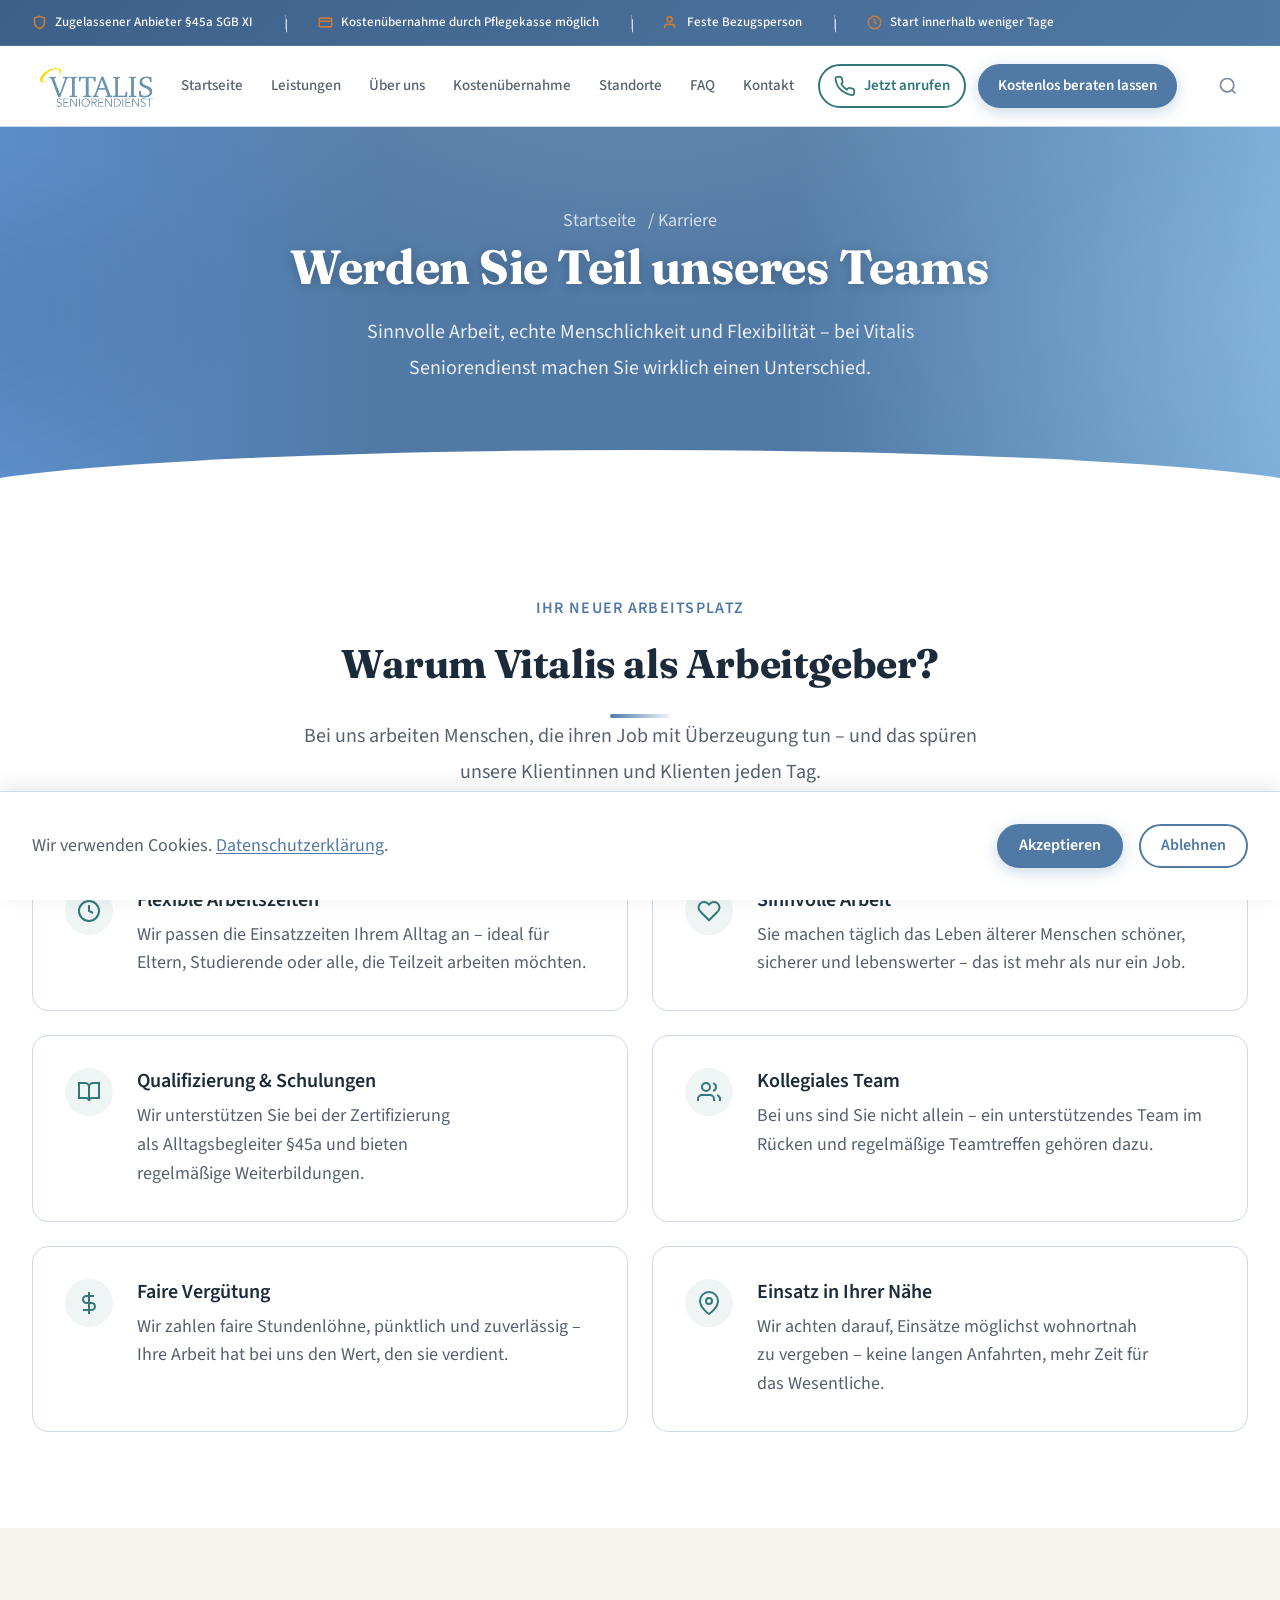
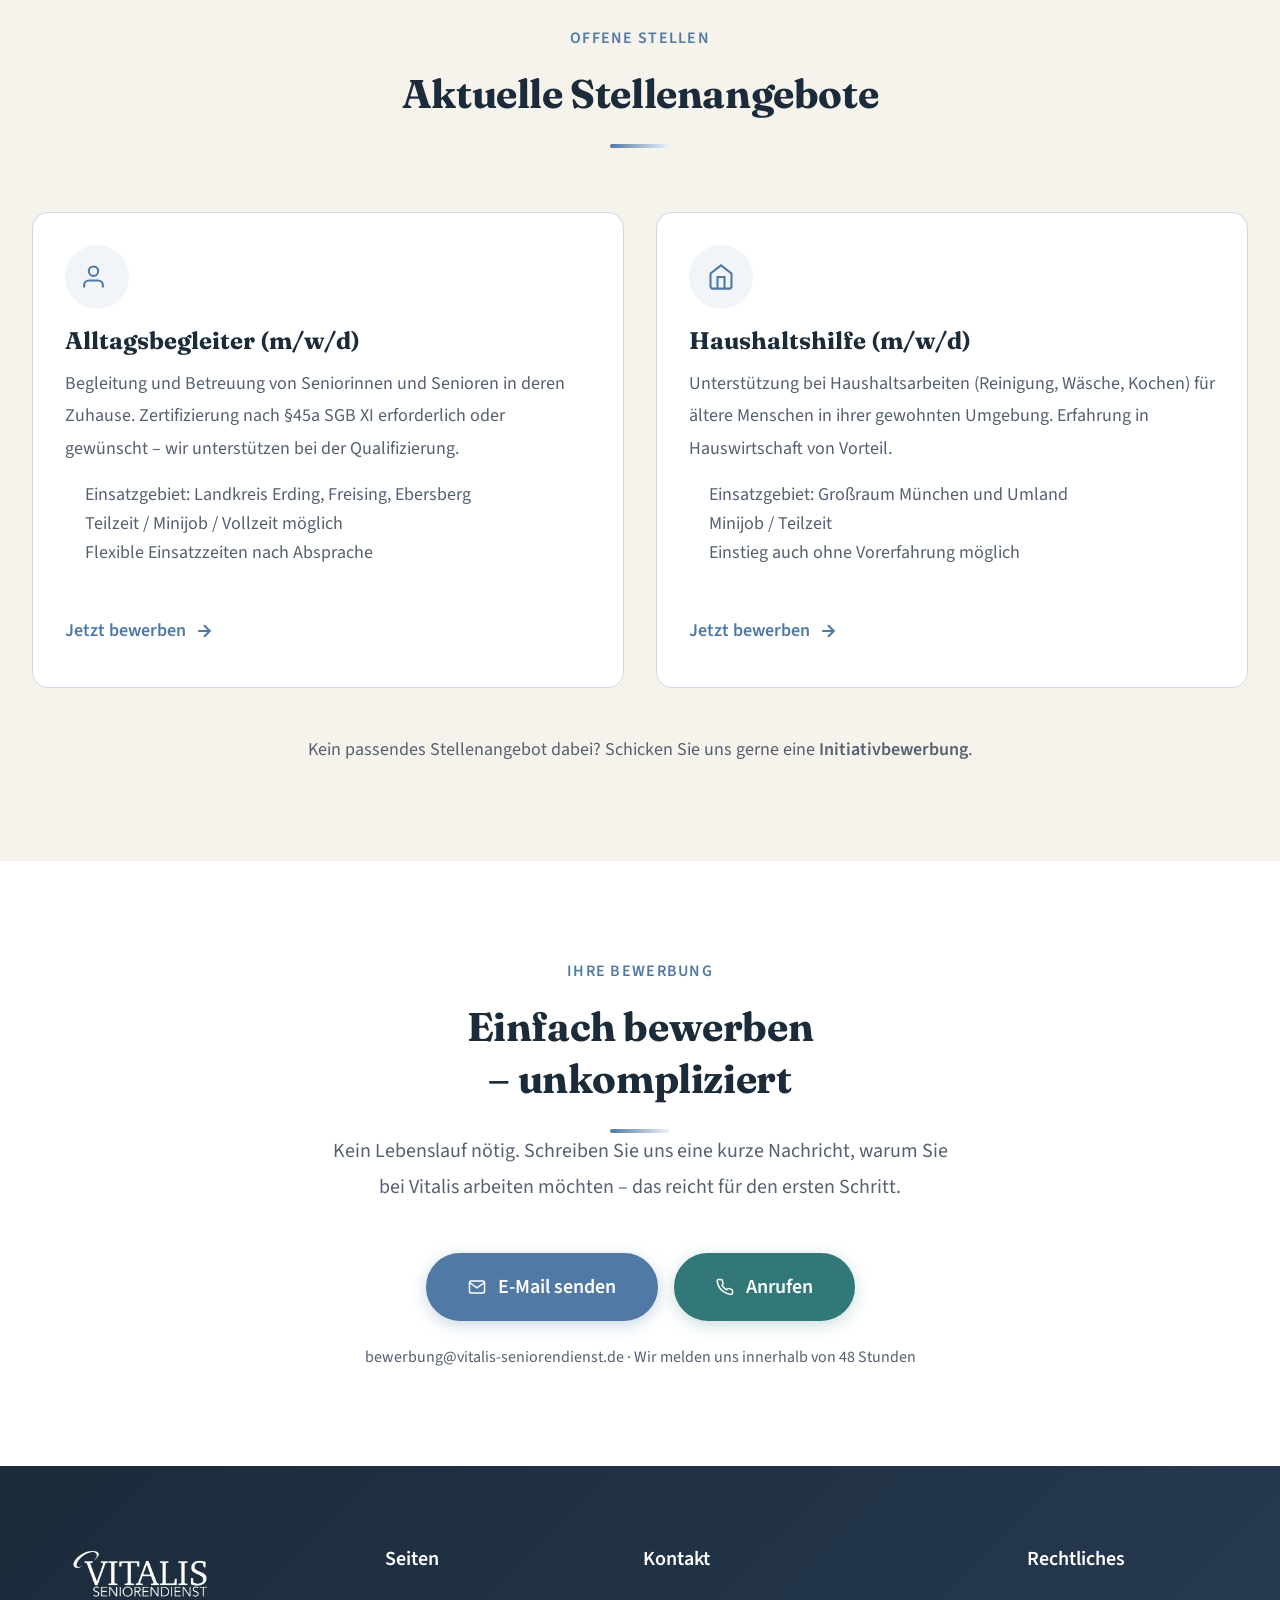
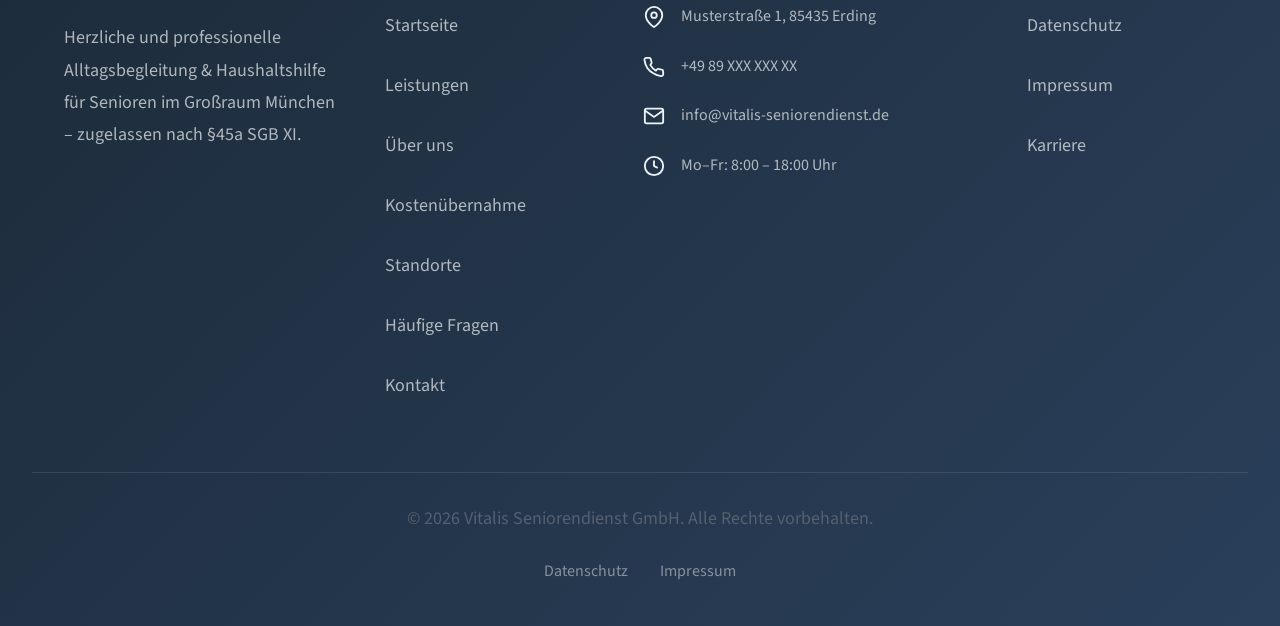
<file: karriere.html>
<!DOCTYPE html>
<html lang="de">
<head>
  <meta charset="UTF-8" />
  <meta name="viewport" content="width=device-width, initial-scale=1.0" />
  <title>Karriere – Werden Sie Teil unseres Teams | Vitalis Seniorendienst</title>
  <meta name="description" content="Werden Sie Alltagsbegleiter bei Vitalis Seniorendienst GmbH. Sinnvolle Arbeit, flexible Zeiten, faire Vergütung – wir freuen uns auf Ihre Bewerbung." />  <link rel="preload" href="assets/fonts/source-sans-3-latin.woff2" as="font" type="font/woff2" crossorigin />
  <link rel="stylesheet" href="css/main.css" />
  <link rel="stylesheet" href="css/components.css" />
  <link rel="stylesheet" href="css/responsive.css" />
</head>
<body>

<a href="#main-content" class="skip-link">Zum Inhalt springen</a>

<header class="site-header">
  <div class="trust-bar">
    <div class="trust-bar__inner container">
      <span class="trust-bar__item"><svg width="15" height="15" viewBox="0 0 24 24" fill="none" stroke="currentColor" stroke-width="2.5" aria-hidden="true"><path d="M12 22s8-4 8-10V5l-8-3-8 3v7c0 6 8 10 8 10z"/></svg> Zugelassener Anbieter §45a SGB XI</span>
      <span class="trust-bar__divider" aria-hidden="true">|</span>
      <span class="trust-bar__item"><svg width="15" height="15" viewBox="0 0 24 24" fill="none" stroke="currentColor" stroke-width="2.5" aria-hidden="true"><rect x="2" y="5" width="20" height="14" rx="2"/><line x1="2" y1="10" x2="22" y2="10"/></svg> Kostenübernahme durch Pflegekasse möglich</span>
      <span class="trust-bar__divider" aria-hidden="true">|</span>
      <span class="trust-bar__item"><svg width="15" height="15" viewBox="0 0 24 24" fill="none" stroke="currentColor" stroke-width="2.5" aria-hidden="true"><path d="M17 21v-2a4 4 0 0 0-4-4H5a4 4 0 0 0-4 4v2"/><circle cx="9" cy="7" r="4"/></svg> Feste Bezugsperson</span>
      <span class="trust-bar__divider" aria-hidden="true">|</span>
      <span class="trust-bar__item"><svg width="15" height="15" viewBox="0 0 24 24" fill="none" stroke="currentColor" stroke-width="2.5" aria-hidden="true"><circle cx="12" cy="12" r="10"/><polyline points="12 6 12 12 16 14"/></svg> Start innerhalb weniger Tage</span>
    </div>
  </div>
  <nav class="nav" role="navigation" aria-label="Hauptnavigation">
    <div class="nav__inner container">
      <a href="index.html" class="nav__logo" aria-label="Vitalis Seniorendienst – Startseite">
        <img src="images/vitalis-logo.avif" alt="Vitalis Seniorendienst" class="nav__logo-img" width="160" height="48" loading="eager">
      </a>
      <button class="nav__hamburger" aria-label="Menü öffnen" aria-expanded="false" aria-controls="nav-menu"><span></span><span></span><span></span></button>
      <ul class="nav__links" id="nav-menu" role="list">
        <li><a href="index.html" class="nav__link">Startseite</a></li>
        <li><a href="leistungen.html" class="nav__link">Leistungen</a></li>
        <li><a href="ueber-uns.html" class="nav__link">Über uns</a></li>
        <li><a href="kostenuebernahme.html" class="nav__link">Kostenübernahme</a></li>
        <li><a href="standorte.html" class="nav__link">Standorte</a></li>
        <li><a href="faq.html" class="nav__link">FAQ</a></li>
        <li><a href="kontakt.html" class="nav__link">Kontakt</a></li>
      </ul>
      <button class="nav__search-btn" id="searchOpen" aria-label="Suche öffnen" type="button">
        <svg width="20" height="20" viewBox="0 0 24 24" fill="none" stroke="currentColor" stroke-width="2" aria-hidden="true"><circle cx="11" cy="11" r="8"/><line x1="21" y1="21" x2="16.65" y2="16.65"/></svg>
      </button>
      <div class="nav__search-wrap" id="navSearchWrap">
        <div class="nav__search-bar">
          <svg width="18" height="18" viewBox="0 0 24 24" fill="none" stroke="currentColor" stroke-width="2" aria-hidden="true"><circle cx="11" cy="11" r="8"/><line x1="21" y1="21" x2="16.65" y2="16.65"/></svg>
          <input type="search" id="searchInput" class="nav__search-input" placeholder="Seite suchen…" autocomplete="off" spellcheck="false" aria-label="Suche" />
          <button class="nav__search-close" id="searchClose" aria-label="Suche schließen" type="button"><svg width="14" height="14" viewBox="0 0 24 24" fill="none" stroke="currentColor" stroke-width="2.5"><line x1="18" y1="6" x2="6" y2="18"/><line x1="6" y1="6" x2="18" y2="18"/></svg></button>
        </div>
        <div class="nav__search-dropdown" id="searchDropdown">
          <ul id="searchResults" class="nav__search-results" role="listbox"></ul>
          <p id="searchEmpty" class="nav__search-empty" hidden>Keine Ergebnisse gefunden.</p>
        </div>
      </div>
      <div class="nav__actions">
        <a href="tel:+4989XXXXXXXX" class="nav__phone"><svg width="18" height="18" viewBox="0 0 24 24" fill="none" stroke="currentColor" stroke-width="2" aria-hidden="true"><path d="M22 16.92v3a2 2 0 0 1-2.18 2 19.79 19.79 0 0 1-8.63-3.07A19.5 19.5 0 0 1 4.69 13a19.79 19.79 0 0 1-3.07-8.67A2 2 0 0 1 3.6 2h3a2 2 0 0 1 2 1.72c.127.96.361 1.903.7 2.81a2 2 0 0 1-.45 2.11L8.09 9.91a16 16 0 0 0 6 6l1.27-1.27a2 2 0 0 1 2.11-.45c.907.339 1.85.573 2.81.7A2 2 0 0 1 22 16.92z"/></svg> Jetzt anrufen</a>
        <a href="kontakt.html" class="btn btn-primary btn-nav">Kostenlos beraten lassen</a>
      </div>
    </div>
  </nav>
  <div class="nav-overlay" aria-hidden="true"></div>
</header>

<main id="main-content">

  <!-- Page Header -->
  <section class="page-header page-header--karriere">
    <div class="container">
      <nav class="page-header__breadcrumb" aria-label="Brotkrumennavigation">
        <a href="index.html">Startseite</a> / Karriere
      </nav>
      <h1 class="page-header__title">Werden Sie Teil unseres Teams</h1>
      <p>Sinnvolle Arbeit, echte Menschlichkeit und Flexibilität – bei Vitalis Seniorendienst machen Sie wirklich einen Unterschied.</p>
    </div>
  </section>

  <!-- Warum Vitalis als Arbeitgeber -->
  <section class="section bg-white" aria-labelledby="warum-vitalis-heading">
    <div class="container">
      <div class="section-header">
        <span class="section-header__label">Ihr neuer Arbeitsplatz</span>
        <h2 class="section-header__title" id="warum-vitalis-heading">Warum Vitalis als Arbeitgeber?</h2>
        <div class="section-header__accent" aria-hidden="true"></div>
        <p class="section-header__text">Bei uns arbeiten Menschen, die ihren Job mit Überzeugung tun – und das spüren unsere Klientinnen und Klienten jeden Tag.</p>
      </div>
      <div class="vorteile-list stagger-children" style="margin-top: var(--spacing-3xl);">
        <div class="vorteile-item fade-in">
          <div class="vorteile-item__icon" aria-hidden="true">
            <svg width="28" height="28" viewBox="0 0 24 24" fill="none" stroke="currentColor" stroke-width="2"><circle cx="12" cy="12" r="10"/><polyline points="12 6 12 12 16 14"/></svg>
          </div>
          <div class="vorteile-item__content">
            <h3 class="vorteile-item__title">Flexible Arbeitszeiten</h3>
            <p class="vorteile-item__text">Wir passen die Einsatzzeiten Ihrem Alltag an – ideal für Eltern, Studierende oder alle, die Teilzeit arbeiten möchten.</p>
          </div>
        </div>
        <div class="vorteile-item fade-in">
          <div class="vorteile-item__icon" aria-hidden="true">
            <svg width="28" height="28" viewBox="0 0 24 24" fill="none" stroke="currentColor" stroke-width="2"><path d="M20.84 4.61a5.5 5.5 0 0 0-7.78 0L12 5.67l-1.06-1.06a5.5 5.5 0 0 0-7.78 7.78l1.06 1.06L12 21.23l7.78-7.78 1.06-1.06a5.5 5.5 0 0 0 0-7.78z"/></svg>
          </div>
          <div class="vorteile-item__content">
            <h3 class="vorteile-item__title">Sinnvolle Arbeit</h3>
            <p class="vorteile-item__text">Sie machen täglich das Leben älterer Menschen schöner, sicherer und lebenswerter – das ist mehr als nur ein Job.</p>
          </div>
        </div>
        <div class="vorteile-item fade-in">
          <div class="vorteile-item__icon" aria-hidden="true">
            <svg width="28" height="28" viewBox="0 0 24 24" fill="none" stroke="currentColor" stroke-width="2"><path d="M2 3h6a4 4 0 0 1 4 4v14a3 3 0 0 0-3-3H2z"/><path d="M22 3h-6a4 4 0 0 0-4 4v14a3 3 0 0 1 3-3h7z"/></svg>
          </div>
          <div class="vorteile-item__content">
            <h3 class="vorteile-item__title">Qualifizierung & Schulungen</h3>
            <p class="vorteile-item__text">Wir unterstützen Sie bei der Zertifizierung als Alltagsbegleiter §45a und bieten regelmäßige Weiterbildungen.</p>
          </div>
        </div>
        <div class="vorteile-item fade-in">
          <div class="vorteile-item__icon" aria-hidden="true">
            <svg width="28" height="28" viewBox="0 0 24 24" fill="none" stroke="currentColor" stroke-width="2"><path d="M17 21v-2a4 4 0 0 0-4-4H5a4 4 0 0 0-4 4v2"/><circle cx="9" cy="7" r="4"/><path d="M23 21v-2a4 4 0 0 0-3-3.87"/><path d="M16 3.13a4 4 0 0 1 0 7.75"/></svg>
          </div>
          <div class="vorteile-item__content">
            <h3 class="vorteile-item__title">Kollegiales Team</h3>
            <p class="vorteile-item__text">Bei uns sind Sie nicht allein – ein unterstützendes Team im Rücken und regelmäßige Teamtreffen gehören dazu.</p>
          </div>
        </div>
        <div class="vorteile-item fade-in">
          <div class="vorteile-item__icon" aria-hidden="true">
            <svg width="28" height="28" viewBox="0 0 24 24" fill="none" stroke="currentColor" stroke-width="2"><line x1="12" y1="1" x2="12" y2="23"/><path d="M17 5H9.5a3.5 3.5 0 0 0 0 7h5a3.5 3.5 0 0 1 0 7H6"/></svg>
          </div>
          <div class="vorteile-item__content">
            <h3 class="vorteile-item__title">Faire Vergütung</h3>
            <p class="vorteile-item__text">Wir zahlen faire Stundenlöhne, pünktlich und zuverlässig – Ihre Arbeit hat bei uns den Wert, den sie verdient.</p>
          </div>
        </div>
        <div class="vorteile-item fade-in">
          <div class="vorteile-item__icon" aria-hidden="true">
            <svg width="28" height="28" viewBox="0 0 24 24" fill="none" stroke="currentColor" stroke-width="2"><path d="M21 10c0 7-9 13-9 13s-9-6-9-13a9 9 0 0 1 18 0z"/><circle cx="12" cy="10" r="3"/></svg>
          </div>
          <div class="vorteile-item__content">
            <h3 class="vorteile-item__title">Einsatz in Ihrer Nähe</h3>
            <p class="vorteile-item__text">Wir achten darauf, Einsätze möglichst wohnortnah zu vergeben – keine langen Anfahrten, mehr Zeit für das Wesentliche.</p>
          </div>
        </div>
      </div>
    </div>
  </section>

  <!-- Stellenangebote -->
  <section class="section" style="background: var(--ink-warm);" aria-labelledby="jobs-heading">
    <div class="container">
      <div class="section-header">
        <span class="section-header__label">Offene Stellen</span>
        <h2 class="section-header__title" id="jobs-heading">Aktuelle Stellenangebote</h2>
        <div class="section-header__accent" aria-hidden="true"></div>
      </div>
      <div class="grid grid-2 stagger-children" style="margin-top: var(--spacing-3xl);">
        <!-- Stelle 1 -->
        <article class="feature-card fade-in" style="text-align:left;">
          <div class="feature-card__icon" aria-hidden="true">
            <svg width="32" height="32" viewBox="0 0 24 24" fill="none" stroke="currentColor" stroke-width="1.8"><path d="M17 21v-2a4 4 0 0 0-4-4H5a4 4 0 0 0-4 4v2"/><circle cx="9" cy="7" r="4"/></svg>
          </div>
          <h3 class="feature-card__title">Alltagsbegleiter (m/w/d)</h3>
          <p class="feature-card__text">Begleitung und Betreuung von Seniorinnen und Senioren in deren Zuhause. Zertifizierung nach §45a SGB XI erforderlich oder gewünscht – wir unterstützen bei der Qualifizierung.</p>
          <ul style="margin: var(--spacing-md) 0; padding-left: 1.25rem; color: var(--ink-muted);">
            <li>Einsatzgebiet: Landkreis Erding, Freising, Ebersberg</li>
            <li>Teilzeit / Minijob / Vollzeit möglich</li>
            <li>Flexible Einsatzzeiten nach Absprache</li>
          </ul>
          <a href="mailto:bewerbung@vitalis-seniorendienst.de" class="feature-card__link">
            Jetzt bewerben
            <svg width="16" height="16" viewBox="0 0 24 24" fill="none" stroke="currentColor" stroke-width="2.5" aria-hidden="true"><line x1="5" y1="12" x2="19" y2="12"/><polyline points="12 5 19 12 12 19"/></svg>
          </a>
        </article>
        <!-- Stelle 2 -->
        <article class="feature-card fade-in" style="text-align:left;">
          <div class="feature-card__icon" aria-hidden="true">
            <svg width="32" height="32" viewBox="0 0 24 24" fill="none" stroke="currentColor" stroke-width="1.8"><path d="M3 9l9-7 9 7v11a2 2 0 0 1-2 2H5a2 2 0 0 1-2-2z"/><polyline points="9 22 9 12 15 12 15 22"/></svg>
          </div>
          <h3 class="feature-card__title">Haushaltshilfe (m/w/d)</h3>
          <p class="feature-card__text">Unterstützung bei Haushaltsarbeiten (Reinigung, Wäsche, Kochen) für ältere Menschen in ihrer gewohnten Umgebung. Erfahrung in Hauswirtschaft von Vorteil.</p>
          <ul style="margin: var(--spacing-md) 0; padding-left: 1.25rem; color: var(--ink-muted);">
            <li>Einsatzgebiet: Großraum München und Umland</li>
            <li>Minijob / Teilzeit</li>
            <li>Einstieg auch ohne Vorerfahrung möglich</li>
          </ul>
          <a href="mailto:bewerbung@vitalis-seniorendienst.de" class="feature-card__link">
            Jetzt bewerben
            <svg width="16" height="16" viewBox="0 0 24 24" fill="none" stroke="currentColor" stroke-width="2.5" aria-hidden="true"><line x1="5" y1="12" x2="19" y2="12"/><polyline points="12 5 19 12 12 19"/></svg>
          </a>
        </article>
      </div>
      <div style="text-align:center; margin-top: var(--spacing-2xl);">
        <p style="color: var(--ink-muted);">Kein passendes Stellenangebot dabei? Schicken Sie uns gerne eine <strong>Initiativbewerbung</strong>.</p>
      </div>
    </div>
  </section>

  <!-- Bewerbungs-CTA -->
  <section class="section bg-white" aria-labelledby="bewerbung-heading">
    <div class="container" style="max-width: 700px; text-align: center;">
      <div class="section-header">
        <span class="section-header__label">Ihre Bewerbung</span>
        <h2 class="section-header__title" id="bewerbung-heading">Einfach bewerben – unkompliziert</h2>
        <div class="section-header__accent" aria-hidden="true"></div>
        <p class="section-header__text">Kein Lebenslauf nötig. Schreiben Sie uns eine kurze Nachricht, warum Sie bei Vitalis arbeiten möchten – das reicht für den ersten Schritt.</p>
      </div>
      <div style="display:flex; gap: var(--spacing-md); justify-content: center; flex-wrap: wrap; margin-top: var(--spacing-2xl);">
        <a href="mailto:bewerbung@vitalis-seniorendienst.de" class="btn btn-primary btn-lg">
          <svg width="18" height="18" viewBox="0 0 24 24" fill="none" stroke="currentColor" stroke-width="2" aria-hidden="true"><path d="M4 4h16c1.1 0 2 .9 2 2v12c0 1.1-.9 2-2 2H4c-1.1 0-2-.9-2-2V6c0-1.1.9-2 2-2z"/><polyline points="22,6 12,13 2,6"/></svg>
          E-Mail senden
        </a>
        <a href="tel:+4989XXXXXXXX" class="btn btn-phone btn-lg">
          <svg width="18" height="18" viewBox="0 0 24 24" fill="none" stroke="currentColor" stroke-width="2" aria-hidden="true"><path d="M22 16.92v3a2 2 0 0 1-2.18 2 19.79 19.79 0 0 1-8.63-3.07A19.5 19.5 0 0 1 4.69 13a19.79 19.79 0 0 1-3.07-8.67A2 2 0 0 1 3.6 2h3a2 2 0 0 1 2 1.72c.127.96.361 1.903.7 2.81a2 2 0 0 1-.45 2.11L8.09 9.91a16 16 0 0 0 6 6l1.27-1.27a2 2 0 0 1 2.11-.45c.907.339 1.85.573 2.81.7A2 2 0 0 1 22 16.92z"/></svg>
          Anrufen
        </a>
      </div>
      <p style="margin-top: var(--spacing-lg); color: var(--ink-muted); font-size: var(--fs-sm);">bewerbung@vitalis-seniorendienst.de · Wir melden uns innerhalb von 48 Stunden</p>
    </div>
  </section>

</main>

<footer class="footer">
  <div class="container">
    <div class="footer__grid">
      <div class="footer__brand"><a href="index.html" class="footer__logo" aria-label="Vitalis Seniorendienst – Startseite"><img src="images/vitalis-logo.avif" alt="Vitalis Seniorendienst" class="footer__logo-img" width="140" height="42" loading="lazy"></a><p class="footer__brand-text">Herzliche und professionelle Alltagsbegleitung &amp; Haushaltshilfe für Senioren im Großraum München – zugelassen nach §45a SGB XI.</p></div>
      <div><h3 class="footer__heading">Seiten</h3><ul class="footer__links"><li><a href="index.html" class="footer__link">Startseite</a></li><li><a href="leistungen.html" class="footer__link">Leistungen</a></li><li><a href="ueber-uns.html" class="footer__link">Über uns</a></li><li><a href="kostenuebernahme.html" class="footer__link">Kostenübernahme</a></li><li><a href="standorte.html" class="footer__link">Standorte</a></li><li><a href="faq.html" class="footer__link">Häufige Fragen</a></li><li><a href="kontakt.html" class="footer__link">Kontakt</a></li></ul></div>
      <div><h3 class="footer__heading">Kontakt</h3><address style="font-style:normal;"><p class="footer__contact-item"><svg width="16" height="16" viewBox="0 0 24 24" fill="none" stroke="currentColor" stroke-width="2" aria-hidden="true"><path d="M21 10c0 7-9 13-9 13s-9-6-9-13a9 9 0 0 1 18 0z"/><circle cx="12" cy="10" r="3"/></svg> Musterstraße 1, 85435 Erding</p><p class="footer__contact-item"><svg width="16" height="16" viewBox="0 0 24 24" fill="none" stroke="currentColor" stroke-width="2" aria-hidden="true"><path d="M22 16.92v3a2 2 0 0 1-2.18 2 19.79 19.79 0 0 1-8.63-3.07A19.5 19.5 0 0 1 4.69 13a19.79 19.79 0 0 1-3.07-8.67A2 2 0 0 1 3.6 2h3a2 2 0 0 1 2 1.72c.127.96.361 1.903.7 2.81a2 2 0 0 1-.45 2.11L8.09 9.91a16 16 0 0 0 6 6l1.27-1.27a2 2 0 0 1 2.11-.45c.907.339 1.85.573 2.81.7A2 2 0 0 1 22 16.92z"/></svg> <a href="tel:+4989XXXXXXXX">+49 89 XXX XXX XX</a></p><p class="footer__contact-item"><svg width="16" height="16" viewBox="0 0 24 24" fill="none" stroke="currentColor" stroke-width="2" aria-hidden="true"><path d="M4 4h16c1.1 0 2 .9 2 2v12c0 1.1-.9 2-2 2H4c-1.1 0-2-.9-2-2V6c0-1.1.9-2 2-2z"/><polyline points="22,6 12,13 2,6"/></svg> <a href="mailto:info@vitalis-seniorendienst.de">info@vitalis-seniorendienst.de</a></p><p class="footer__contact-item"><svg width="16" height="16" viewBox="0 0 24 24" fill="none" stroke="currentColor" stroke-width="2" aria-hidden="true"><circle cx="12" cy="12" r="10"/><polyline points="12 6 12 12 16 14"/></svg> Mo–Fr: 8:00 – 18:00 Uhr</p></address></div>
      <div><h3 class="footer__heading">Rechtliches</h3><ul class="footer__links"><li><a href="datenschutz.html" class="footer__link">Datenschutz</a></li><li><a href="impressum.html" class="footer__link">Impressum</a></li><li><a href="karriere.html" class="footer__link">Karriere</a></li></ul></div>
    </div>
    <div class="footer__bottom"><div class="footer__bottom-inner"><p>&copy; <span id="year"></span> Vitalis Seniorendienst GmbH. Alle Rechte vorbehalten.</p><div class="footer__bottom-links"><a href="datenschutz.html">Datenschutz</a><a href="impressum.html">Impressum</a></div></div></div>
  </div>
</footer>

<div id="cookie-banner" class="cookie-banner" role="dialog" aria-label="Cookie-Hinweis"><div class="cookie-banner__inner"><p class="cookie-banner__text">Wir verwenden Cookies. <a href="datenschutz.html">Datenschutzerklärung</a>.</p><div class="cookie-banner__actions"><button id="cookie-accept" class="btn btn-primary btn-sm">Akzeptieren</button><button id="cookie-decline" class="btn btn-secondary btn-sm">Ablehnen</button></div></div></div>
<a href="tel:+4989XXXXXXXX" class="floating-phone-btn" aria-label="Jetzt anrufen"><svg width="26" height="26" viewBox="0 0 24 24" fill="none" stroke="currentColor" stroke-width="2" aria-hidden="true"><path d="M22 16.92v3a2 2 0 0 1-2.18 2 19.79 19.79 0 0 1-8.63-3.07A19.5 19.5 0 0 1 4.69 13a19.79 19.79 0 0 1-3.07-8.67A2 2 0 0 1 3.6 2h3a2 2 0 0 1 2 1.72c.127.96.361 1.903.7 2.81a2 2 0 0 1-.45 2.11L8.09 9.91a16 16 0 0 0 6 6l1.27-1.27a2 2 0 0 1 2.11-.45c.907.339 1.85.573 2.81.7A2 2 0 0 1 22 16.92z"/></svg></a>


<!-- ══ ENGAGEMENT BANNER ════════════════════════════════ -->
<div id="engagement-banner" class="engagement-banner" role="dialog" aria-modal="true" aria-label="Beratungsangebot" aria-hidden="true">
  <div class="engagement-banner__overlay" aria-hidden="true"></div>
  <div class="engagement-banner__box">
    <button class="engagement-banner__close" aria-label="Schließen">
      <svg width="24" height="24" viewBox="0 0 24 24" fill="none" stroke="currentColor" stroke-width="2" aria-hidden="true"><line x1="18" y1="6" x2="6" y2="18"/><line x1="6" y1="6" x2="18" y2="18"/></svg>
    </button>
    <div class="engagement-banner__icon" aria-hidden="true">
      <svg width="32" height="32" viewBox="0 0 24 24" fill="none" stroke="currentColor" stroke-width="1.8"><path d="M22 16.92v3a2 2 0 0 1-2.18 2 19.79 19.79 0 0 1-8.63-3.07A19.5 19.5 0 0 1 4.69 13a19.79 19.79 0 0 1-3.07-8.67A2 2 0 0 1 3.6 2h3a2 2 0 0 1 2 1.72c.127.96.361 1.903.7 2.81a2 2 0 0 1-.45 2.11L8.09 9.91a16 16 0 0 0 6 6l1.27-1.27a2 2 0 0 1 2.11-.45c.907.339 1.85.573 2.81.7A2 2 0 0 1 22 16.92z"/></svg>
    </div>
    <h2 class="engagement-banner__title">Haben Sie noch Fragen?</h2>
    <p class="engagement-banner__text">Wir beraten Sie kostenlos und unverbindlich – telefonisch oder direkt bei Ihnen zu Hause.</p>
    <div class="engagement-banner__actions">
      <a href="kontakt.html" class="btn btn-primary btn-lg">Jetzt kostenlos beraten lassen</a>
      <a href="tel:+4989XXXXXXXX" class="btn btn-phone btn-lg"><svg width="18" height="18" viewBox="0 0 24 24" fill="none" stroke="currentColor" stroke-width="2" aria-hidden="true"><path d="M22 16.92v3a2 2 0 0 1-2.18 2 19.79 19.79 0 0 1-8.63-3.07A19.5 19.5 0 0 1 4.69 13a19.79 19.79 0 0 1-3.07-8.67A2 2 0 0 1 3.6 2h3a2 2 0 0 1 2 1.72c.127.96.361 1.903.7 2.81a2 2 0 0 1-.45 2.11L8.09 9.91a16 16 0 0 0 6 6l1.27-1.27a2 2 0 0 1 2.11-.45c.907.339 1.85.573 2.81.7A2 2 0 0 1 22 16.92z"/></svg> Jetzt anrufen</a>
    </div>
    <p class="engagement-banner__note">Kein Risiko · Keine Kosten · Wir melden uns innerhalb von 24 Stunden</p>
  </div>
</div>

  <button class="back-to-top" id="backToTop" aria-label="Nach oben scrollen" title="Nach oben">
    <svg width="20" height="20" viewBox="0 0 24 24" fill="none" stroke="currentColor" stroke-width="2.5" aria-hidden="true"><polyline points="18 15 12 9 6 15"/></svg>
  </button>
<script>document.getElementById('year').textContent = new Date().getFullYear();</script>
<script src="js/main.js"></script>
<script src="js/animations.js"></script>
</body>
</html>
</file>
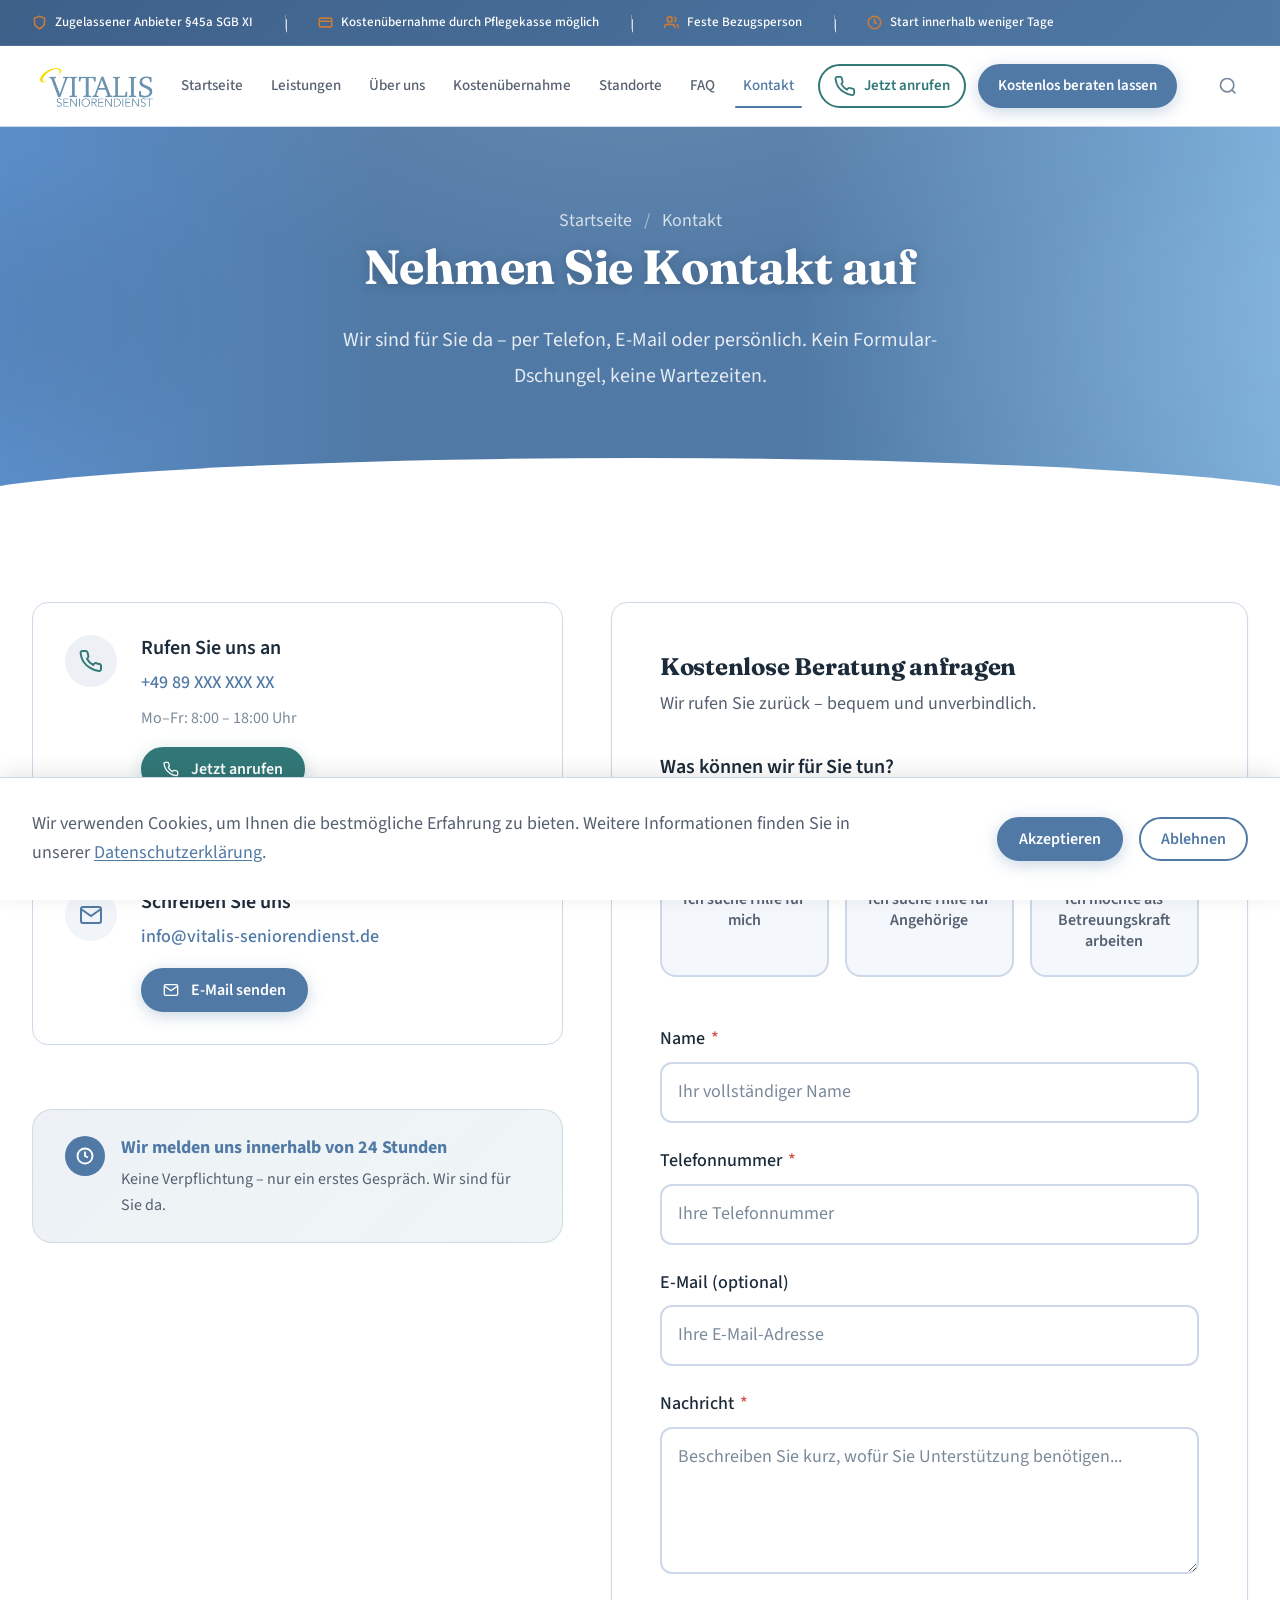
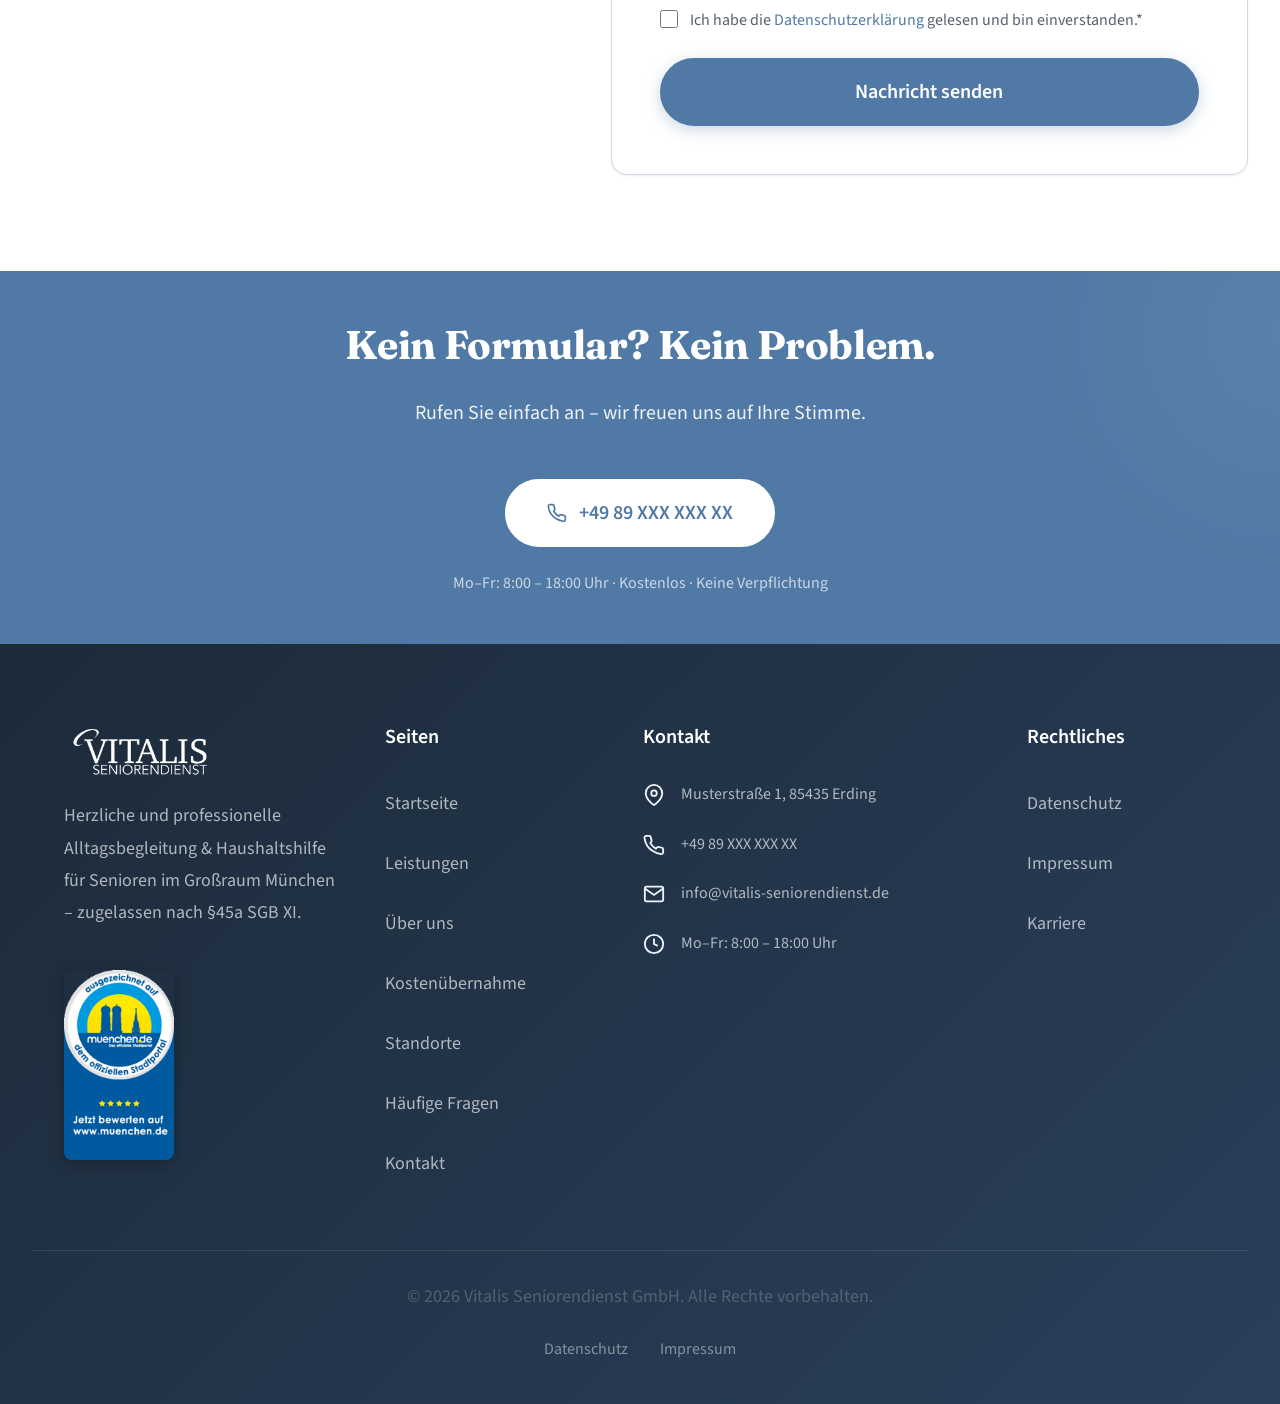
<file: kontakt.html>
<!DOCTYPE html>
<html lang="de">
<head>
  <meta charset="UTF-8" />
  <meta name="viewport" content="width=device-width, initial-scale=1.0" />
  <title>Kontakt – Wir sind für Sie da | Vitalis Seniorendienst</title>
  <meta name="description" content="Kontaktieren Sie Vitalis Seniorendienst für ein kostenloses Beratungsgespräch. Telefon, E-Mail oder Kontaktformular – wir melden uns innerhalb von 24 Stunden." />
  <meta name="keywords" content="Kontakt Seniorendienst, Beratung Alltagsbegleitung, Vitalis Seniorendienst Erding, kostenlose Beratung Pflege" />  <link rel="preload" href="assets/fonts/source-sans-3-latin.woff2" as="font" type="font/woff2" crossorigin />
  <link rel="stylesheet" href="css/main.css" />
  <link rel="stylesheet" href="css/components.css" />
  <link rel="stylesheet" href="css/responsive.css" />
</head>
<body>

<a href="#main-content" class="skip-link">Zum Inhalt springen</a>

<!-- HEADER -->
<header class="site-header">
  <div class="trust-bar">
    <div class="trust-bar__inner container">
      <span class="trust-bar__item">
        <svg width="15" height="15" viewBox="0 0 24 24" fill="none" stroke="currentColor" stroke-width="2.5" aria-hidden="true"><path d="M12 22s8-4 8-10V5l-8-3-8 3v7c0 6 8 10 8 10z"/></svg>
        Zugelassener Anbieter §45a SGB XI
      </span>
      <span class="trust-bar__divider" aria-hidden="true">|</span>
      <span class="trust-bar__item">
        <svg width="15" height="15" viewBox="0 0 24 24" fill="none" stroke="currentColor" stroke-width="2.5" aria-hidden="true"><rect x="2" y="5" width="20" height="14" rx="2"/><line x1="2" y1="10" x2="22" y2="10"/></svg>
        Kostenübernahme durch Pflegekasse möglich
      </span>
      <span class="trust-bar__divider" aria-hidden="true">|</span>
      <span class="trust-bar__item">
        <svg width="15" height="15" viewBox="0 0 24 24" fill="none" stroke="currentColor" stroke-width="2.5" aria-hidden="true"><path d="M17 21v-2a4 4 0 0 0-4-4H5a4 4 0 0 0-4 4v2"/><circle cx="9" cy="7" r="4"/><path d="M23 21v-2a4 4 0 0 0-3-3.87"/><path d="M16 3.13a4 4 0 0 1 0 7.75"/></svg>
        Feste Bezugsperson
      </span>
      <span class="trust-bar__divider" aria-hidden="true">|</span>
      <span class="trust-bar__item">
        <svg width="15" height="15" viewBox="0 0 24 24" fill="none" stroke="currentColor" stroke-width="2.5" aria-hidden="true"><circle cx="12" cy="12" r="10"/><polyline points="12 6 12 12 16 14"/></svg>
        Start innerhalb weniger Tage
      </span>
    </div>
  </div>
  <nav class="nav" role="navigation" aria-label="Hauptnavigation">
    <div class="nav__inner container">
      <a href="index.html" class="nav__logo" aria-label="Vitalis Seniorendienst – Startseite">
        <img src="images/vitalis-logo.avif" alt="Vitalis Seniorendienst" class="nav__logo-img" width="160" height="48" loading="eager">
      </a>
      <button class="nav__hamburger" aria-label="Menü öffnen" aria-expanded="false" aria-controls="nav-menu">
        <span></span><span></span><span></span>
      </button>
      <ul class="nav__links" id="nav-menu" role="list">
        <li><a href="index.html" class="nav__link">Startseite</a></li>
        <li><a href="leistungen.html" class="nav__link">Leistungen</a></li>
        <li><a href="ueber-uns.html" class="nav__link">Über uns</a></li>
        <li><a href="kostenuebernahme.html" class="nav__link">Kostenübernahme</a></li>
        <li><a href="standorte.html" class="nav__link">Standorte</a></li>
        <li><a href="faq.html" class="nav__link">FAQ</a></li>
        <li><a href="kontakt.html" class="nav__link is-active" aria-current="page">Kontakt</a></li>
      </ul>
      <button class="nav__search-btn" id="searchOpen" aria-label="Suche öffnen" type="button">
        <svg width="20" height="20" viewBox="0 0 24 24" fill="none" stroke="currentColor" stroke-width="2" aria-hidden="true"><circle cx="11" cy="11" r="8"/><line x1="21" y1="21" x2="16.65" y2="16.65"/></svg>
      </button>
      <div class="nav__search-wrap" id="navSearchWrap">
        <div class="nav__search-bar">
          <svg width="18" height="18" viewBox="0 0 24 24" fill="none" stroke="currentColor" stroke-width="2" aria-hidden="true"><circle cx="11" cy="11" r="8"/><line x1="21" y1="21" x2="16.65" y2="16.65"/></svg>
          <input type="search" id="searchInput" class="nav__search-input" placeholder="Seite suchen…" autocomplete="off" spellcheck="false" aria-label="Suche" />
          <button class="nav__search-close" id="searchClose" aria-label="Suche schließen" type="button"><svg width="14" height="14" viewBox="0 0 24 24" fill="none" stroke="currentColor" stroke-width="2.5"><line x1="18" y1="6" x2="6" y2="18"/><line x1="6" y1="6" x2="18" y2="18"/></svg></button>
        </div>
        <div class="nav__search-dropdown" id="searchDropdown">
          <ul id="searchResults" class="nav__search-results" role="listbox"></ul>
          <p id="searchEmpty" class="nav__search-empty" hidden>Keine Ergebnisse gefunden.</p>
        </div>
      </div>
      <div class="nav__actions">
        <a href="tel:+4989XXXXXXXX" class="nav__phone">
          <svg width="18" height="18" viewBox="0 0 24 24" fill="none" stroke="currentColor" stroke-width="2" aria-hidden="true"><path d="M22 16.92v3a2 2 0 0 1-2.18 2 19.79 19.79 0 0 1-8.63-3.07A19.5 19.5 0 0 1 4.69 13a19.79 19.79 0 0 1-3.07-8.67A2 2 0 0 1 3.6 2h3a2 2 0 0 1 2 1.72c.127.96.361 1.903.7 2.81a2 2 0 0 1-.45 2.11L8.09 9.91a16 16 0 0 0 6 6l1.27-1.27a2 2 0 0 1 2.11-.45c.907.339 1.85.573 2.81.7A2 2 0 0 1 22 16.92z"/></svg>
          Jetzt anrufen
        </a>
        <a href="kontakt.html" class="btn btn-primary btn-nav">Kostenlos beraten lassen</a>
      </div>
    </div>
  </nav>
  <div class="nav-overlay" aria-hidden="true"></div>
</header>

<!-- HAUPTINHALT -->
<main id="main-content">

  <!-- PAGE HEADER -->
  <section class="page-header page-header--kontakt">
    <div class="container">
      <nav class="page-header__breadcrumb" aria-label="Breadcrumb">
        <a href="index.html">Startseite</a>
        <span aria-hidden="true">/</span>
        Kontakt
      </nav>
      <h1 class="page-header__title">Nehmen Sie Kontakt auf</h1>
      <p style="font-size: var(--fs-lg); color: rgba(255,255,255,0.85); max-width: 640px; margin: var(--spacing-lg) auto 0; line-height: var(--lh-relaxed);">Wir sind für Sie da – per Telefon, E-Mail oder persönlich. Kein Formular-Dschungel, keine Wartezeiten.</p>
    </div>
  </section>

  <!-- KONTAKT HAUPT-SEKTION -->
  <section class="section bg-white" aria-labelledby="kontakt-heading">
    <div class="container">
      <h2 class="sr-only" id="kontakt-heading">Kontaktmöglichkeiten und Formular</h2>
      <div class="contact-grid">

        <!-- LINKE SEITE: Kontaktkarten -->
        <div class="contact-info">

          <!-- Karte 1: Telefon -->
          <div class="contact-card fade-in">
            <div class="contact-card__icon" style="background-color: rgba(80,121,165,0.1);">
              <svg width="24" height="24" viewBox="0 0 24 24" fill="none" stroke="var(--teal)" stroke-width="2" aria-hidden="true"><path d="M22 16.92v3a2 2 0 0 1-2.18 2 19.79 19.79 0 0 1-8.63-3.07A19.5 19.5 0 0 1 4.69 13a19.79 19.79 0 0 1-3.07-8.67A2 2 0 0 1 3.6 2h3a2 2 0 0 1 2 1.72c.127.96.361 1.903.7 2.81a2 2 0 0 1-.45 2.11L8.09 9.91a16 16 0 0 0 6 6l1.27-1.27a2 2 0 0 1 2.11-.45c.907.339 1.85.573 2.81.7A2 2 0 0 1 22 16.92z"/></svg>
            </div>
            <div>
              <h3 class="contact-card__title">Rufen Sie uns an</h3>
              <p class="contact-card__text"><a href="tel:+4989XXXXXXXX">+49 89 XXX XXX XX</a></p>
              <p class="contact-card__text" style="margin-top: var(--spacing-xs); font-size: var(--fs-sm); color: var(--ink-light);">Mo–Fr: 8:00 – 18:00 Uhr</p>
              <a href="tel:+4989XXXXXXXX" class="btn btn-phone btn-sm" style="margin-top: var(--spacing-md);">
                <svg width="16" height="16" viewBox="0 0 24 24" fill="none" stroke="currentColor" stroke-width="2" aria-hidden="true"><path d="M22 16.92v3a2 2 0 0 1-2.18 2 19.79 19.79 0 0 1-8.63-3.07A19.5 19.5 0 0 1 4.69 13a19.79 19.79 0 0 1-3.07-8.67A2 2 0 0 1 3.6 2h3a2 2 0 0 1 2 1.72c.127.96.361 1.903.7 2.81a2 2 0 0 1-.45 2.11L8.09 9.91a16 16 0 0 0 6 6l1.27-1.27a2 2 0 0 1 2.11-.45c.907.339 1.85.573 2.81.7A2 2 0 0 1 22 16.92z"/></svg>
                Jetzt anrufen
              </a>
            </div>
          </div>

          <!-- Karte 2: E-Mail -->
          <div class="contact-card fade-in">
            <div class="contact-card__icon" style="background-color: var(--blue-ghost);">
              <svg width="24" height="24" viewBox="0 0 24 24" fill="none" stroke="var(--blue)" stroke-width="2" aria-hidden="true"><path d="M4 4h16c1.1 0 2 .9 2 2v12c0 1.1-.9 2-2 2H4c-1.1 0-2-.9-2-2V6c0-1.1.9-2 2-2z"/><polyline points="22,6 12,13 2,6"/></svg>
            </div>
            <div>
              <h3 class="contact-card__title">Schreiben Sie uns</h3>
              <p class="contact-card__text"><a href="mailto:info@vitalis-seniorendienst.de">info@vitalis-seniorendienst.de</a></p>
              <a href="mailto:info@vitalis-seniorendienst.de" class="btn btn-primary btn-sm" style="margin-top: var(--spacing-md);">
                <svg width="16" height="16" viewBox="0 0 24 24" fill="none" stroke="currentColor" stroke-width="2" aria-hidden="true"><path d="M4 4h16c1.1 0 2 .9 2 2v12c0 1.1-.9 2-2 2H4c-1.1 0-2-.9-2-2V6c0-1.1.9-2 2-2z"/><polyline points="22,6 12,13 2,6"/></svg>
                E-Mail senden
              </a>
            </div>
          </div>

          <!-- Karte 3: Besuch -Entfernt auf Wunsch des Kunden
          <div class="contact-card fade-in">
            <div class="contact-card__icon" style="background-color: rgba(249,173,77,0.1);">
              <svg width="24" height="24" viewBox="0 0 24 24" fill="none" stroke="var(--amber-dark)" stroke-width="2" aria-hidden="true"><path d="M21 10c0 7-9 13-9 13s-9-6-9-13a9 9 0 0 1 18 0z"/><circle cx="12" cy="10" r="3"/></svg>
            </div>
            <div>
              <h3 class="contact-card__title">Besuchen Sie uns</h3>
              <p class="contact-card__text">Musterstraße 1, 85435 Erding</p>
              <p class="contact-card__text" style="margin-top: var(--spacing-xs); font-size: var(--fs-sm); color: var(--ink-light);">Nach Vereinbarung</p>
              <a href="standorte.html" class="btn btn-secondary btn-sm" style="margin-top: var(--spacing-md);">
                <svg width="16" height="16" viewBox="0 0 24 24" fill="none" stroke="currentColor" stroke-width="2" aria-hidden="true"><path d="M21 10c0 7-9 13-9 13s-9-6-9-13a9 9 0 0 1 18 0z"/><circle cx="12" cy="10" r="3"/></svg>
                Standort ansehen
              </a>
            </div>
          </div>-->

          <!-- Info-Badge -->
          <div style="display:flex; align-items:flex-start; gap:var(--spacing-md); padding: var(--spacing-lg) var(--spacing-xl); background: linear-gradient(135deg, rgba(80,121,165,0.10) 0%, rgba(61,138,138,0.08) 100%); border-radius: var(--radius-xl); border: 1px solid rgba(80,121,165,0.2); margin-top: var(--spacing-xl);" class="fade-in">
            <span style="display:flex; align-items:center; justify-content:center; width:40px; height:40px; border-radius:50%; background: var(--blue); flex-shrink:0; margin-top:2px;">
              <svg width="18" height="18" viewBox="0 0 24 24" fill="none" stroke="white" stroke-width="2.5" aria-hidden="true"><circle cx="12" cy="12" r="10"/><polyline points="12 6 12 12 16 14"/></svg>
            </span>
            <div>
              <p style="font-weight:700; font-size:var(--fs-base); color:var(--blue); margin-bottom:0.25rem;">Wir melden uns innerhalb von 24 Stunden</p>
              <p style="font-size:var(--fs-sm); color:var(--ink-muted); margin:0;">Keine Verpflichtung – nur ein erstes Gespräch. Wir sind für Sie da.</p>
            </div>
          </div>

        </div>

        <!-- RECHTE SEITE: Kontaktformular -->
        <div class="contact-form fade-in-right">
          <h2 class="contact-form__title">Kostenlose Beratung anfragen</h2>
          <p class="contact-form__subtitle">Wir rufen Sie zurück – bequem und unverbindlich.</p>

          <!-- BETREFF-VORAUSWAHL -->
          <div class="kontakt-vorauswahl" id="kontakt-vorauswahl" aria-label="Anfragetyp wählen">
            <p class="kontakt-vorauswahl__heading">Was können wir für Sie tun?</p>
            <div class="kontakt-vorauswahl__buttons">
              <button
                type="button"
                class="kontakt-vorauswahl__btn"
                data-subject="Hilfe für mich – Vitalis Seniorendienst"
                data-prefill="Ich suche Unterstützung für meinen Alltag und würde gerne mehr über Ihre Leistungen erfahren."
                aria-pressed="false"
              >
                <span class="kontakt-vorauswahl__btn-icon" aria-hidden="true">
                  <svg width="28" height="28" viewBox="0 0 24 24" fill="none" stroke="currentColor" stroke-width="1.8" aria-hidden="true"><circle cx="12" cy="8" r="4"/><path d="M4 20c0-4 3.6-7 8-7s8 3 8 7"/></svg>
                </span>
                <span class="kontakt-vorauswahl__btn-label">Ich suche Hilfe für mich</span>
              </button>
              <button
                type="button"
                class="kontakt-vorauswahl__btn"
                data-subject="Hilfe für Angehörige – Vitalis Seniorendienst"
                data-prefill="Ich suche Unterstützung für meine Mutter / meinen Vater und möchte gerne eine Beratung vereinbaren."
                aria-pressed="false"
              >
                <span class="kontakt-vorauswahl__btn-icon" aria-hidden="true">
                  <svg width="28" height="28" viewBox="0 0 24 24" fill="none" stroke="currentColor" stroke-width="1.8" aria-hidden="true"><path d="M17 21v-2a4 4 0 0 0-4-4H5a4 4 0 0 0-4 4v2"/><circle cx="9" cy="7" r="4"/><path d="M23 21v-2a4 4 0 0 0-3-3.87"/><path d="M16 3.13a4 4 0 0 1 0 7.75"/></svg>
                </span>
                <span class="kontakt-vorauswahl__btn-label">Ich suche Hilfe für Angehörige</span>
              </button>
              <button
                type="button"
                class="kontakt-vorauswahl__btn"
                data-subject="Bewerbung Betreuungskraft – Vitalis Seniorendienst"
                data-prefill="Ich interessiere mich für eine Stelle als Alltagsbegleiter/in bei Vitalis und möchte mehr Informationen erhalten."
                aria-pressed="false"
              >
                <span class="kontakt-vorauswahl__btn-icon" aria-hidden="true">
                  <svg width="28" height="28" viewBox="0 0 24 24" fill="none" stroke="currentColor" stroke-width="1.8" aria-hidden="true"><rect x="2" y="7" width="20" height="14" rx="2"/><path d="M16 7V5a2 2 0 0 0-2-2h-4a2 2 0 0 0-2 2v2"/></svg>
                </span>
                <span class="kontakt-vorauswahl__btn-label">Ich möchte als Betreuungskraft arbeiten</span>
              </button>
            </div>
          </div>

          <form id="contact-form" data-action="https://formspree.io/f/PLATZHALTER" novalidate>
            <input type="hidden" name="_subject" id="form-subject" value="Kontaktanfrage – Vitalis Seniorendienst" />

            <div class="form-group">
              <label class="form-label" for="name">Name <span class="required" aria-label="Pflichtfeld">*</span></label>
              <input class="form-input" type="text" id="name" name="name" placeholder="Ihr vollständiger Name" required autocomplete="name" />
            </div>

            <div class="form-group">
              <label class="form-label" for="phone">Telefonnummer <span class="required" aria-label="Pflichtfeld">*</span></label>
              <input class="form-input" type="tel" id="phone" name="phone" placeholder="Ihre Telefonnummer" required autocomplete="tel" />
            </div>

            <div class="form-group">
              <label class="form-label" for="email">E-Mail (optional)</label>
              <input class="form-input" type="email" id="email" name="email" placeholder="Ihre E-Mail-Adresse" autocomplete="email" />
            </div>

            <div class="form-group">
              <label class="form-label" for="message">Nachricht <span class="required" aria-label="Pflichtfeld">*</span></label>
              <textarea class="form-textarea" id="message" name="message" rows="4" placeholder="Beschreiben Sie kurz, wofür Sie Unterstützung benötigen..." required></textarea>
            </div>

            <div class="form-group">
              <label style="display: flex; align-items: flex-start; gap: 0.75rem; cursor: pointer; font-size: var(--fs-sm); color: var(--ink-muted);">
                <input type="checkbox" name="datenschutz" required style="margin-top: 2px; min-width: 18px; min-height: 18px; flex-shrink: 0;" />
                <span>Ich habe die <a href="datenschutz.html" style="color: var(--blue);">Datenschutzerklärung</a> gelesen und bin einverstanden.*</span>
              </label>
            </div>

            <button type="submit" class="btn btn-primary btn-lg" style="width: 100%;">Nachricht senden</button>

            <div id="form-success" hidden style="margin-top: 1.5rem; padding: 1.25rem; background: rgba(80,121,165,0.1); border-radius: var(--radius-md); border-left: 4px solid var(--teal); color: var(--teal);">
              <strong>Vielen Dank!</strong> Wir haben Ihre Nachricht erhalten und melden uns innerhalb von 24 Stunden.
            </div>
            <div id="form-error" hidden style="margin-top: 1.5rem; padding: 1.25rem; background: rgba(223,51,54,0.08); border-radius: var(--radius-md); border-left: 4px solid #df3336; color: #df3336;">
              Es gab ein Problem beim Senden. Bitte rufen Sie uns direkt an: <a href="tel:+4989XXXXXXXX" style="color: #df3336; text-decoration: underline;">+49 89 XXX XXX XX</a>
            </div>

          </form>
        </div>

      </div>
    </div>
  </section>

  <!-- CTA SECTION -->
  <section class="cta-section" aria-labelledby="cta-kontakt-heading">
    <div class="cta-section__inner container">
      <h2 class="cta-section__title" id="cta-kontakt-heading">Kein Formular? Kein Problem.</h2>
      <p class="cta-section__text">Rufen Sie einfach an – wir freuen uns auf Ihre Stimme.</p>
      <div class="cta-section__actions">
        <a href="tel:+4989XXXXXXXX" class="btn btn-white btn-lg">
          <svg width="20" height="20" viewBox="0 0 24 24" fill="none" stroke="currentColor" stroke-width="2" aria-hidden="true"><path d="M22 16.92v3a2 2 0 0 1-2.18 2 19.79 19.79 0 0 1-8.63-3.07A19.5 19.5 0 0 1 4.69 13a19.79 19.79 0 0 1-3.07-8.67A2 2 0 0 1 3.6 2h3a2 2 0 0 1 2 1.72c.127.96.361 1.903.7 2.81a2 2 0 0 1-.45 2.11L8.09 9.91a16 16 0 0 0 6 6l1.27-1.27a2 2 0 0 1 2.11-.45c.907.339 1.85.573 2.81.7A2 2 0 0 1 22 16.92z"/></svg>
          +49 89 XXX XXX XX
        </a>
      </div>
      <p class="cta-section__note">Mo–Fr: 8:00 – 18:00 Uhr · Kostenlos · Keine Verpflichtung</p>
    </div>
  </section>

</main>

<!-- FOOTER -->
<footer class="footer">
  <div class="container">
    <div class="footer__grid">
      <div class="footer__brand">
        <a href="index.html" class="footer__logo" aria-label="Vitalis Seniorendienst – Startseite">
          <img src="images/vitalis-logo.avif" alt="Vitalis Seniorendienst" class="footer__logo-img" width="140" height="42" loading="lazy">
        </a>
        <p class="footer__brand-text">Herzliche und professionelle Alltagsbegleitung &amp; Haushaltshilfe für Senioren im Großraum München – zugelassen nach §45a SGB XI.</p>
        <a href="https://branchenbuch.portal.muenchen.de/mhp/1379552/#bewertungen" target="_blank" rel="noopener" class="footer__muenchen-badge" aria-label="Ausgezeichnet auf muenchen.de – Das offizielle Stadtportal">
          <img src="images/muenchen-badge.png" alt="Ausgezeichnet auf muenchen.de – Jetzt bewerten" class="footer__muenchen-badge-img" width="130" height="185" loading="lazy">
        </a>
      </div>
      <div>
        <h3 class="footer__heading">Seiten</h3>
        <ul class="footer__links" role="list">
          <li><a href="index.html" class="footer__link">Startseite</a></li>
          <li><a href="leistungen.html" class="footer__link">Leistungen</a></li>
          <li><a href="ueber-uns.html" class="footer__link">Über uns</a></li>
          <li><a href="kostenuebernahme.html" class="footer__link">Kostenübernahme</a></li>
          <li><a href="standorte.html" class="footer__link">Standorte</a></li>
          <li><a href="faq.html" class="footer__link">Häufige Fragen</a></li>
          <li><a href="kontakt.html" class="footer__link">Kontakt</a></li>
        </ul>
      </div>
      <div>
        <h3 class="footer__heading">Kontakt</h3>
        <address style="font-style: normal;">
          <p class="footer__contact-item">
            <svg width="16" height="16" viewBox="0 0 24 24" fill="none" stroke="currentColor" stroke-width="2" aria-hidden="true"><path d="M21 10c0 7-9 13-9 13s-9-6-9-13a9 9 0 0 1 18 0z"/><circle cx="12" cy="10" r="3"/></svg>
            Musterstraße 1, 85435 Erding
          </p>
          <p class="footer__contact-item">
            <svg width="16" height="16" viewBox="0 0 24 24" fill="none" stroke="currentColor" stroke-width="2" aria-hidden="true"><path d="M22 16.92v3a2 2 0 0 1-2.18 2 19.79 19.79 0 0 1-8.63-3.07A19.5 19.5 0 0 1 4.69 13a19.79 19.79 0 0 1-3.07-8.67A2 2 0 0 1 3.6 2h3a2 2 0 0 1 2 1.72c.127.96.361 1.903.7 2.81a2 2 0 0 1-.45 2.11L8.09 9.91a16 16 0 0 0 6 6l1.27-1.27a2 2 0 0 1 2.11-.45c.907.339 1.85.573 2.81.7A2 2 0 0 1 22 16.92z"/></svg>
            <a href="tel:+4989XXXXXXXX">+49 89 XXX XXX XX</a>
          </p>
          <p class="footer__contact-item">
            <svg width="16" height="16" viewBox="0 0 24 24" fill="none" stroke="currentColor" stroke-width="2" aria-hidden="true"><path d="M4 4h16c1.1 0 2 .9 2 2v12c0 1.1-.9 2-2 2H4c-1.1 0-2-.9-2-2V6c0-1.1.9-2 2-2z"/><polyline points="22,6 12,13 2,6"/></svg>
            <a href="mailto:info@vitalis-seniorendienst.de">info@vitalis-seniorendienst.de</a>
          </p>
          <p class="footer__contact-item">
            <svg width="16" height="16" viewBox="0 0 24 24" fill="none" stroke="currentColor" stroke-width="2" aria-hidden="true"><circle cx="12" cy="12" r="10"/><polyline points="12 6 12 12 16 14"/></svg>
            Mo–Fr: 8:00 – 18:00 Uhr
          </p>
        </address>
      </div>
      <div>
        <h3 class="footer__heading">Rechtliches</h3>
        <ul class="footer__links" role="list">
          <li><a href="datenschutz.html" class="footer__link">Datenschutz</a></li>
          <li><a href="impressum.html" class="footer__link">Impressum</a></li>
          <li><a href="karriere.html" class="footer__link">Karriere</a></li>
        </ul>
      </div>
    </div>
    <div class="footer__bottom">
      <div class="footer__bottom-inner">
        <p>&copy; <span id="year"></span> Vitalis Seniorendienst GmbH. Alle Rechte vorbehalten.</p>
        <div class="footer__bottom-links">
          <a href="datenschutz.html">Datenschutz</a>
          <a href="impressum.html">Impressum</a>
        </div>
      </div>
    </div>
  </div>
</footer>

<!-- COOKIE BANNER -->
<div id="cookie-banner" class="cookie-banner" role="dialog" aria-label="Cookie-Hinweis" aria-live="polite">
  <div class="cookie-banner__inner">
    <p class="cookie-banner__text">Wir verwenden Cookies, um Ihnen die bestmögliche Erfahrung zu bieten. Weitere Informationen finden Sie in unserer <a href="datenschutz.html">Datenschutzerklärung</a>.</p>
    <div class="cookie-banner__actions">
      <button id="cookie-accept" class="btn btn-primary btn-sm">Akzeptieren</button>
      <button id="cookie-decline" class="btn btn-secondary btn-sm">Ablehnen</button>
    </div>
  </div>
</div>

<!-- FLOATING PHONE -->
<a href="tel:+4989XXXXXXXX" class="floating-phone-btn" aria-label="Jetzt anrufen">
  <svg width="26" height="26" viewBox="0 0 24 24" fill="none" stroke="currentColor" stroke-width="2" aria-hidden="true"><path d="M22 16.92v3a2 2 0 0 1-2.18 2 19.79 19.79 0 0 1-8.63-3.07A19.5 19.5 0 0 1 4.69 13a19.79 19.79 0 0 1-3.07-8.67A2 2 0 0 1 3.6 2h3a2 2 0 0 1 2 1.72c.127.96.361 1.903.7 2.81a2 2 0 0 1-.45 2.11L8.09 9.91a16 16 0 0 0 6 6l1.27-1.27a2 2 0 0 1 2.11-.45c.907.339 1.85.573 2.81.7A2 2 0 0 1 22 16.92z"/></svg>
</a>

  <button class="back-to-top" id="backToTop" aria-label="Nach oben scrollen" title="Nach oben">
    <svg width="20" height="20" viewBox="0 0 24 24" fill="none" stroke="currentColor" stroke-width="2.5" aria-hidden="true"><polyline points="18 15 12 9 6 15"/></svg>
  </button>
<script>document.getElementById('year').textContent = new Date().getFullYear();</script>
<script src="js/main.js"></script>
<script src="js/animations.js"></script>
</body>
</html>
</file>
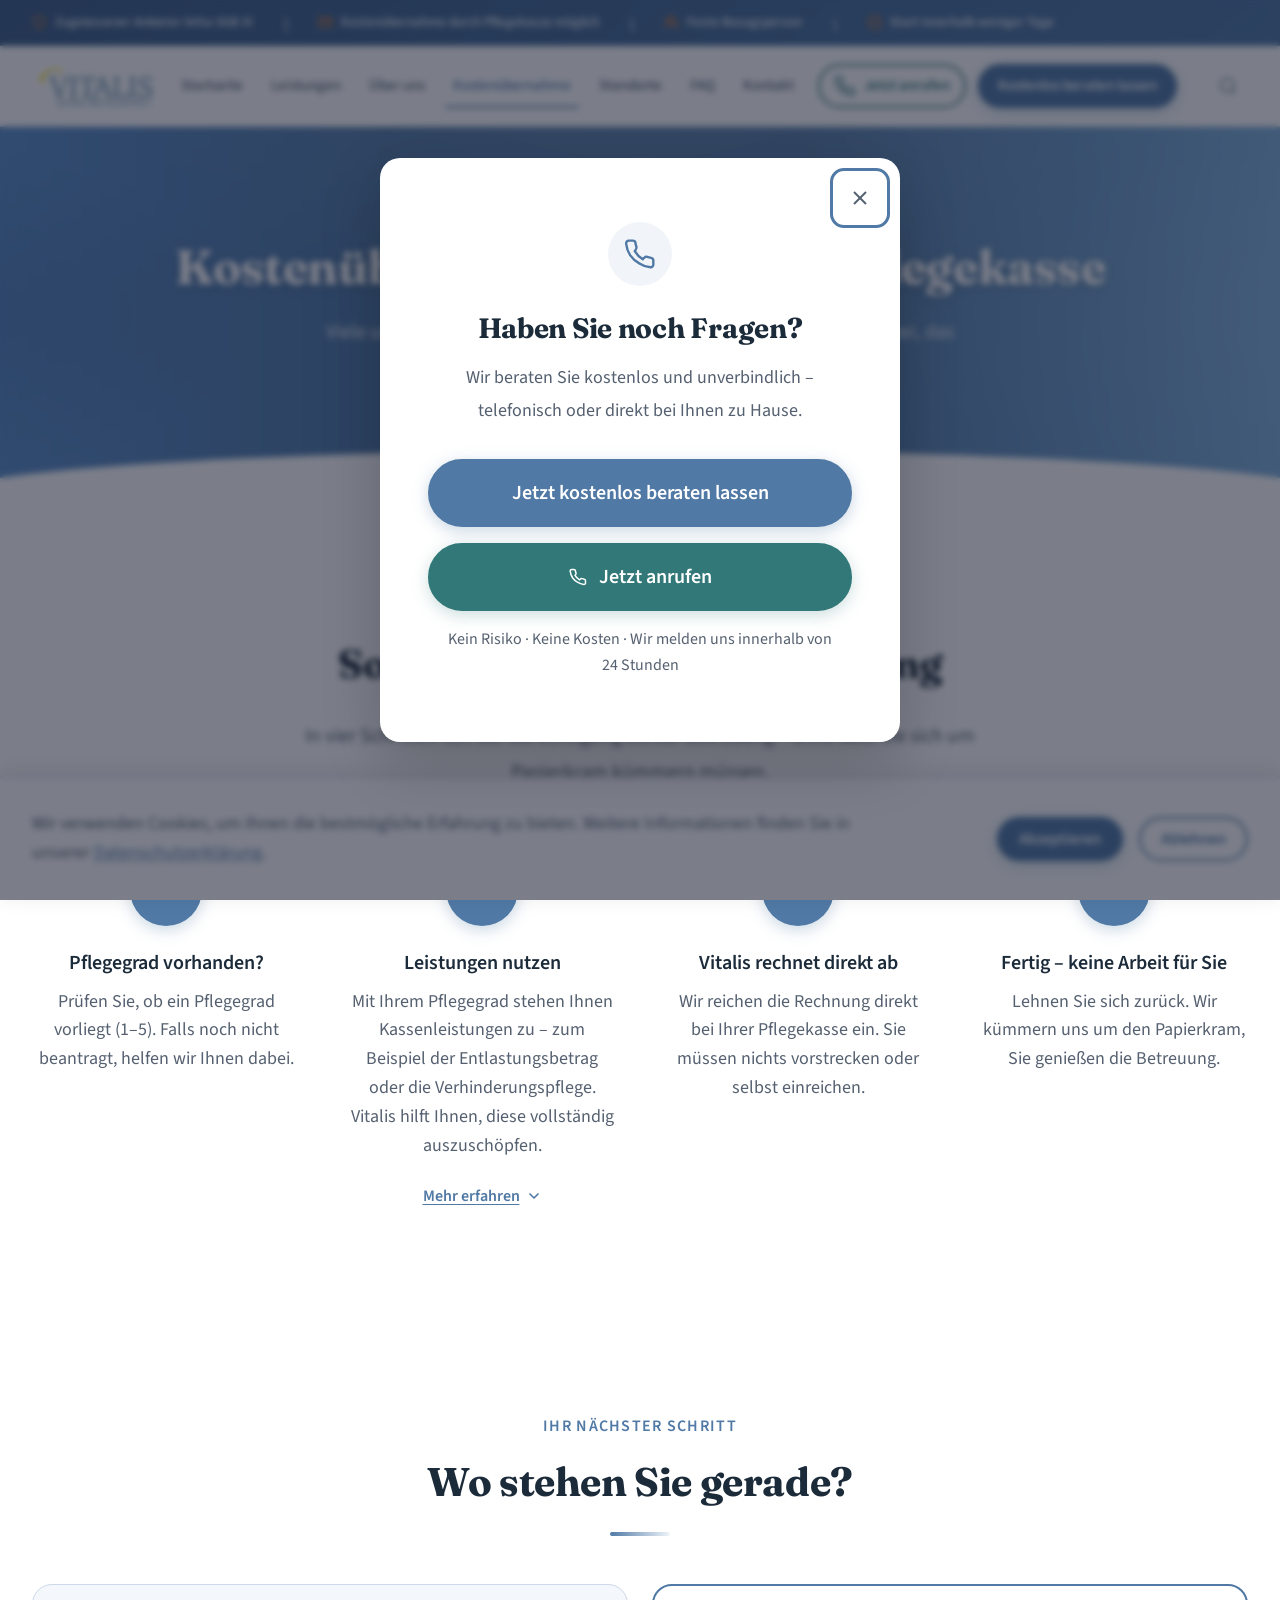
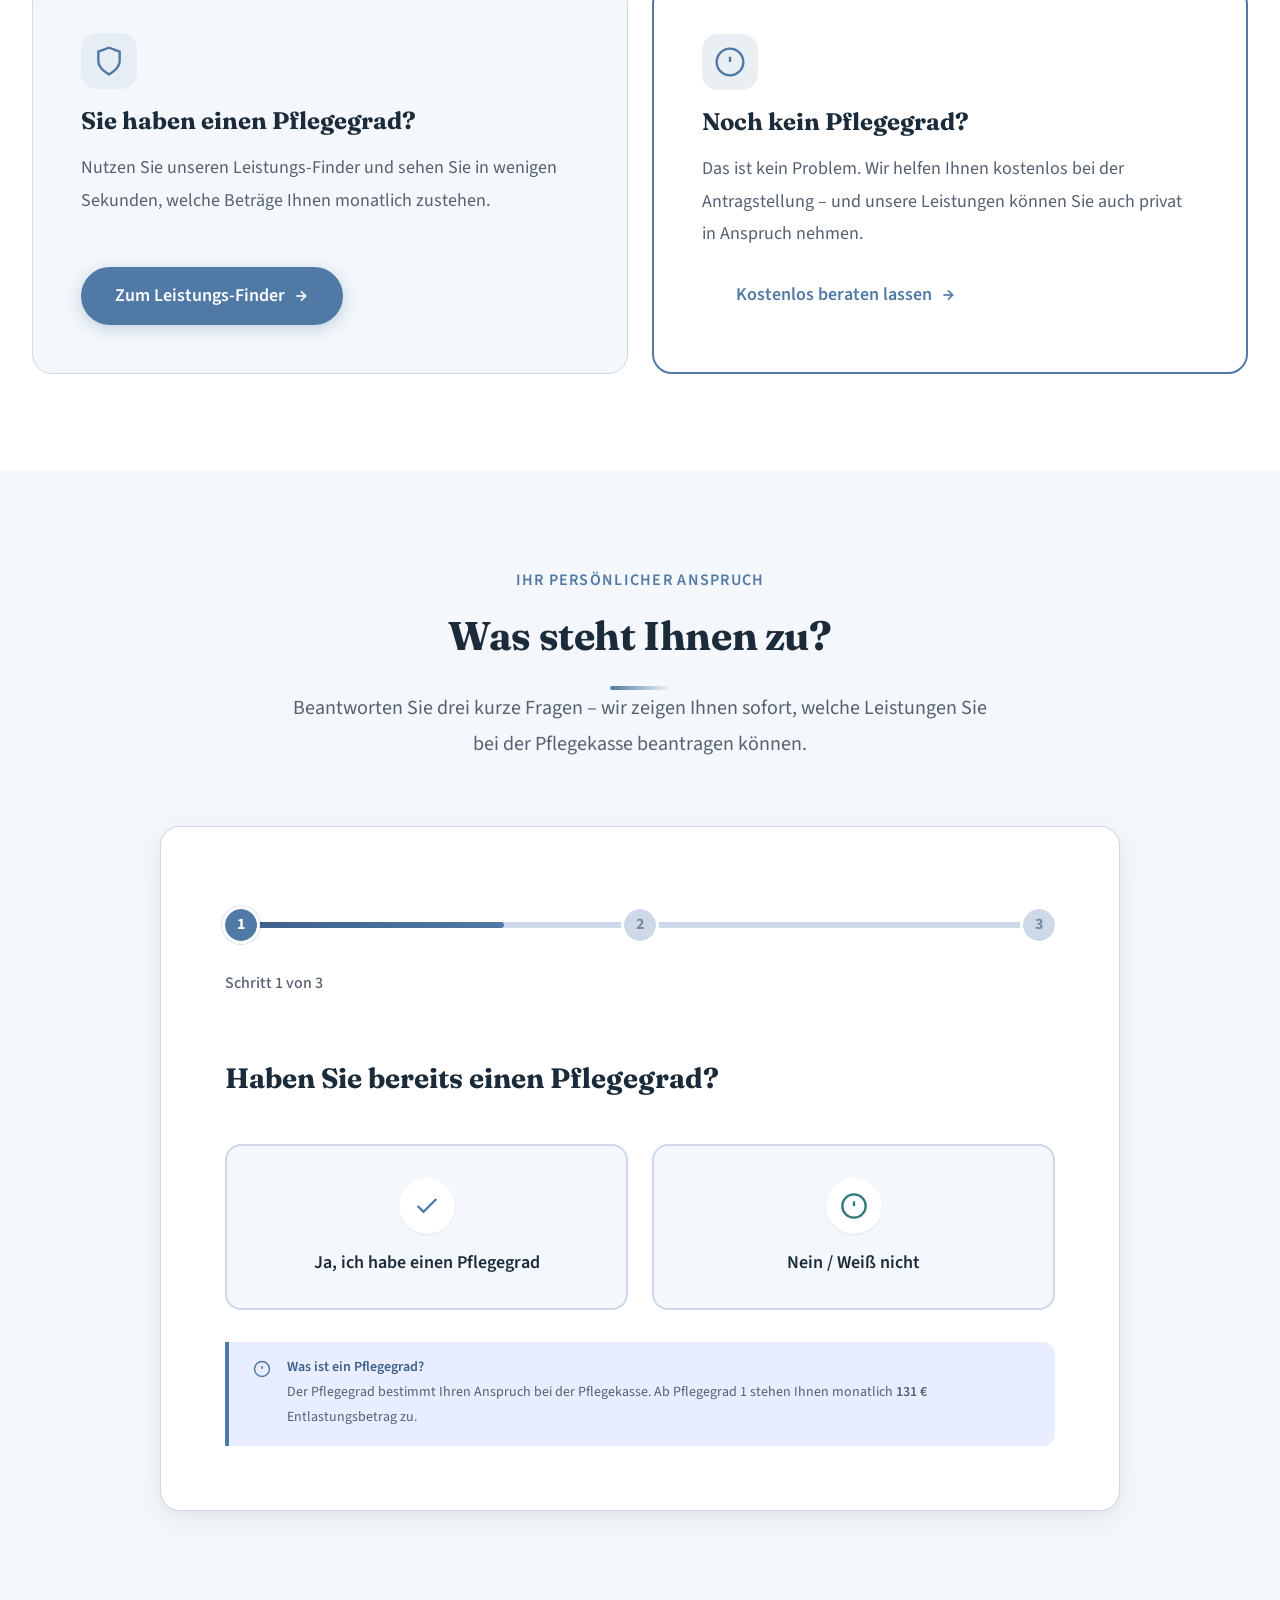
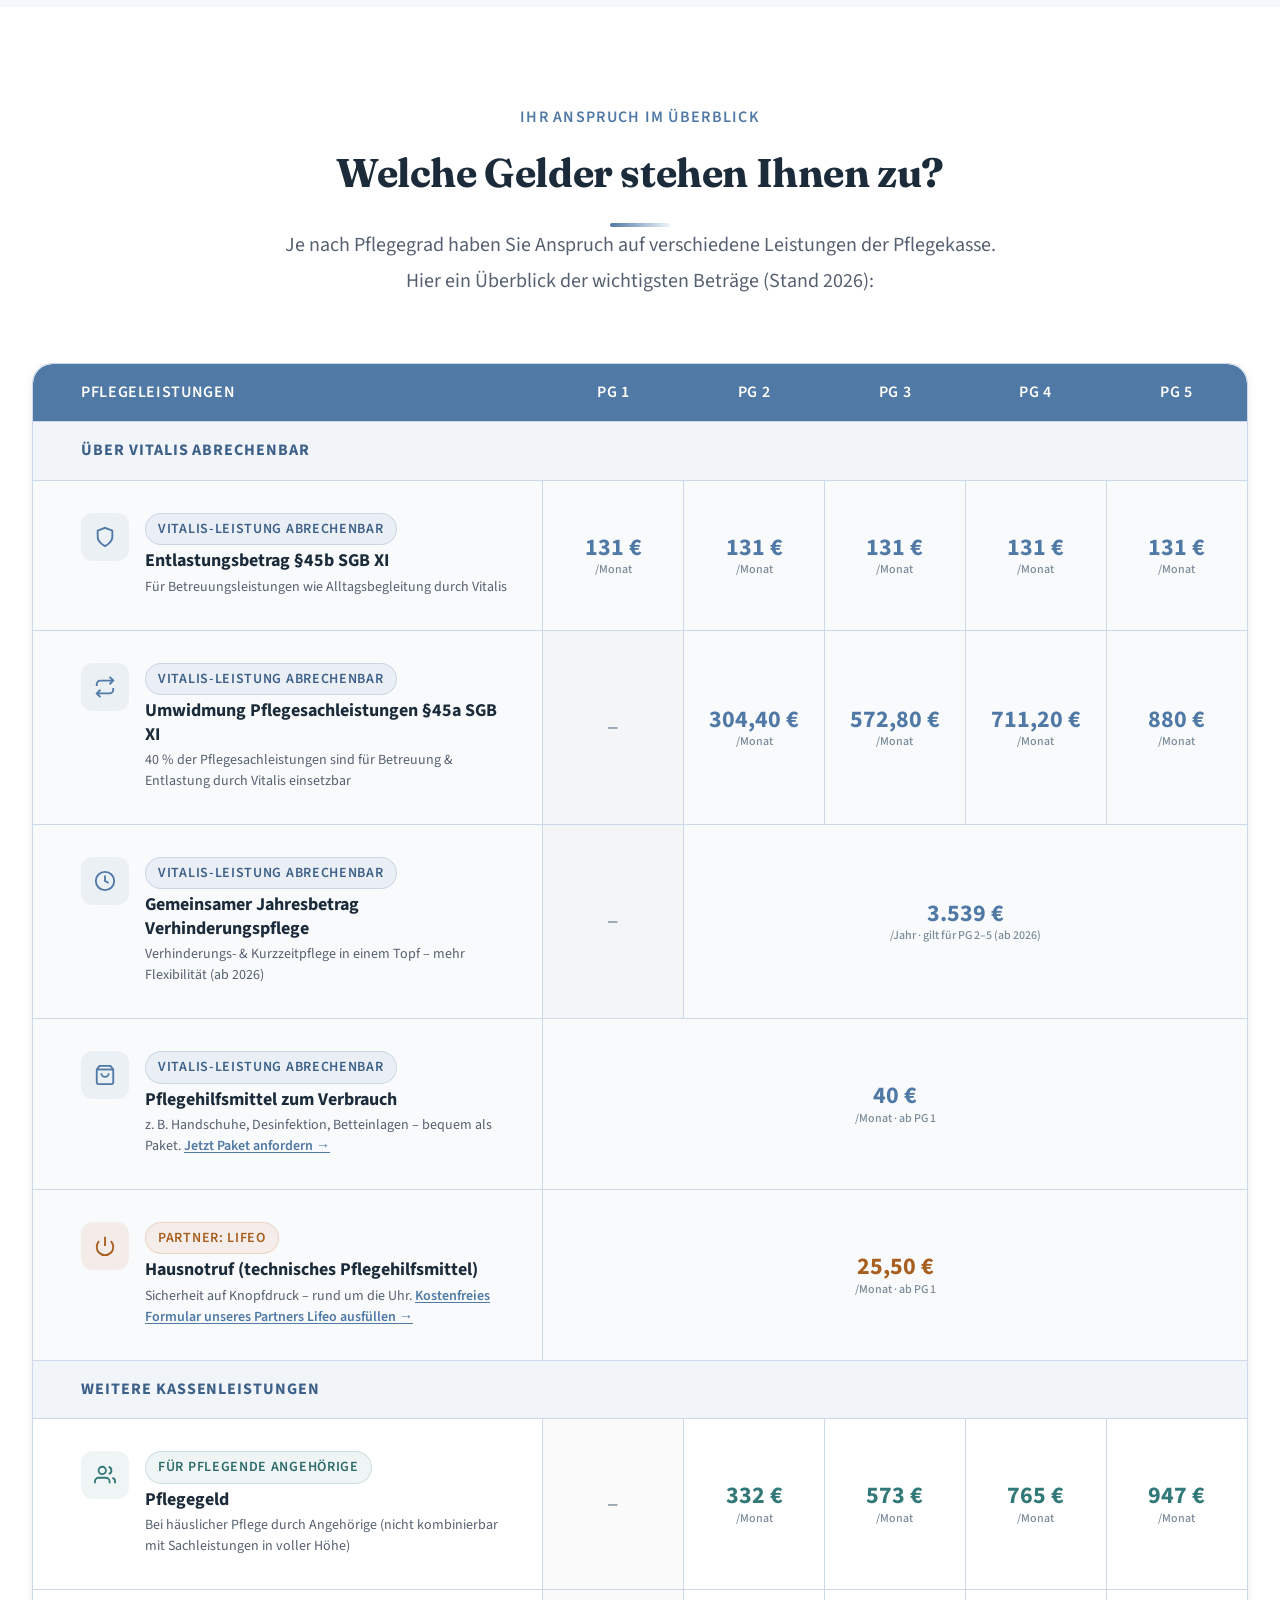
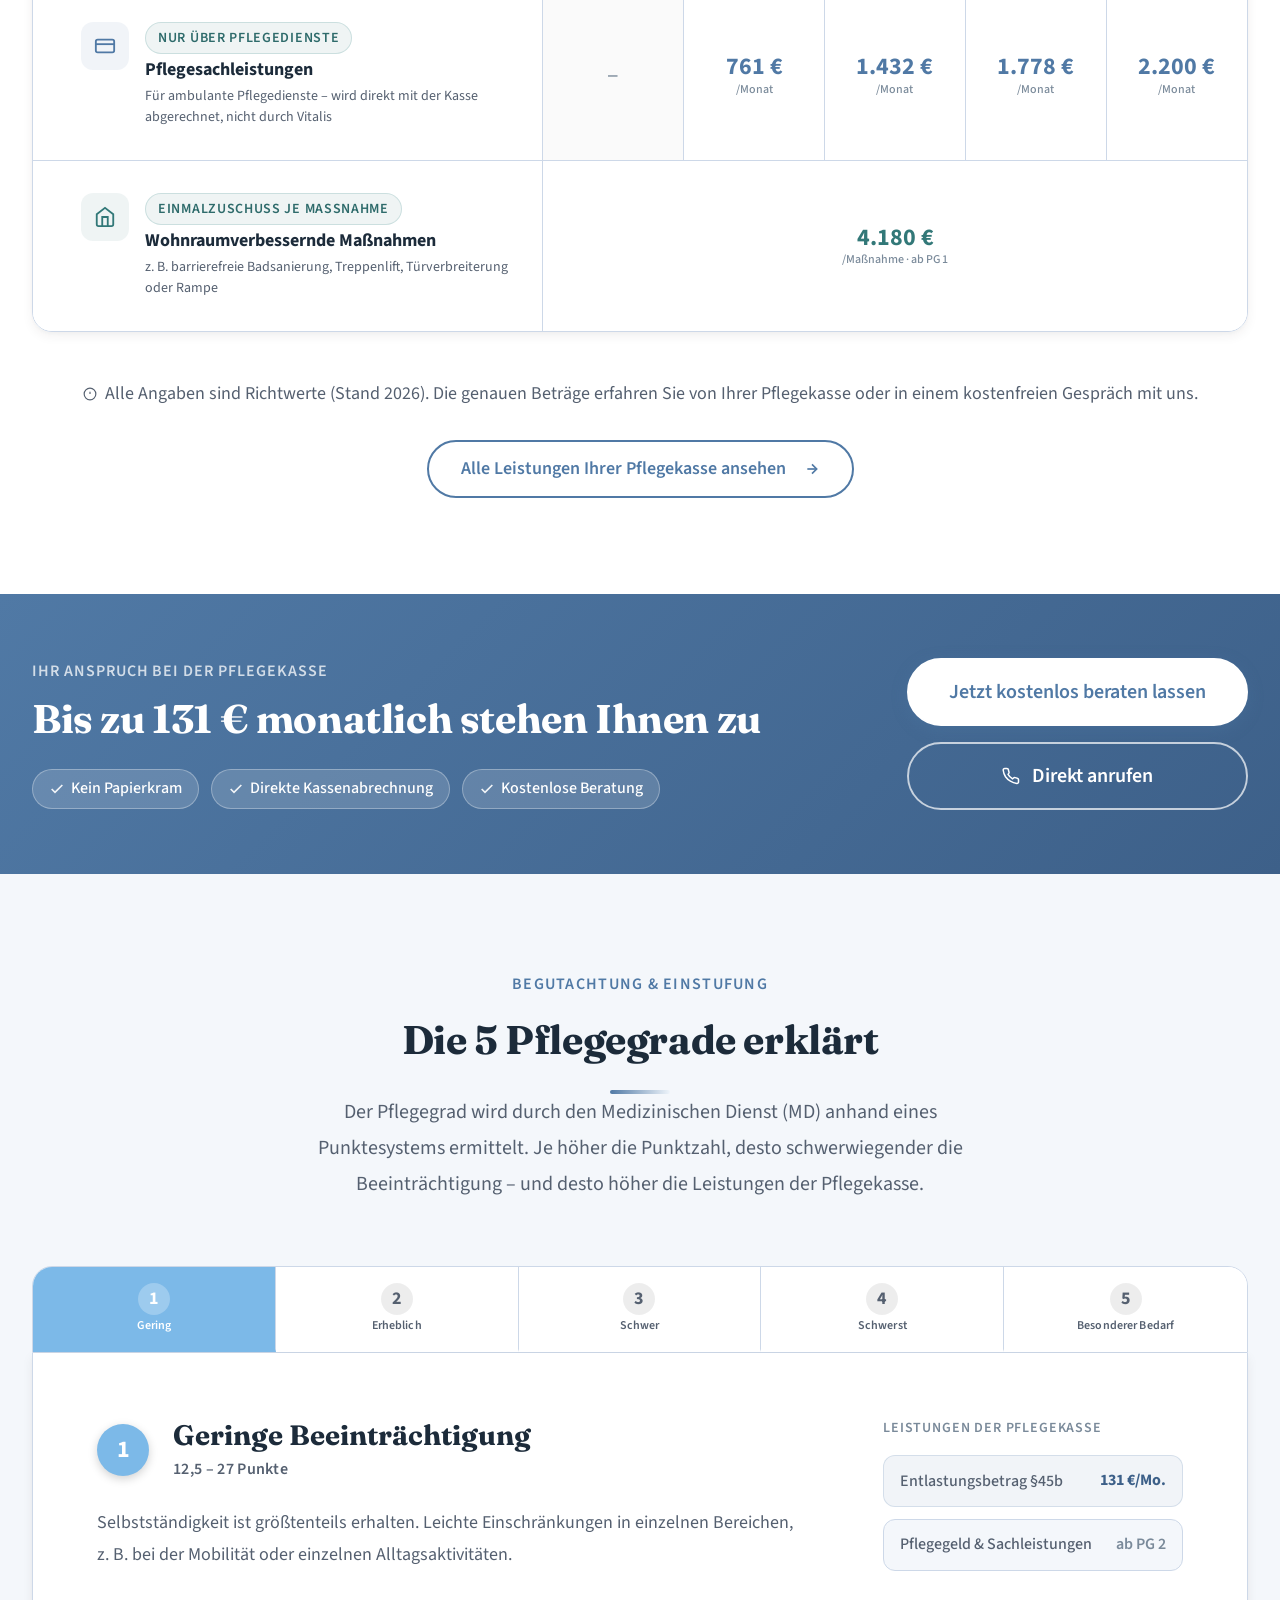
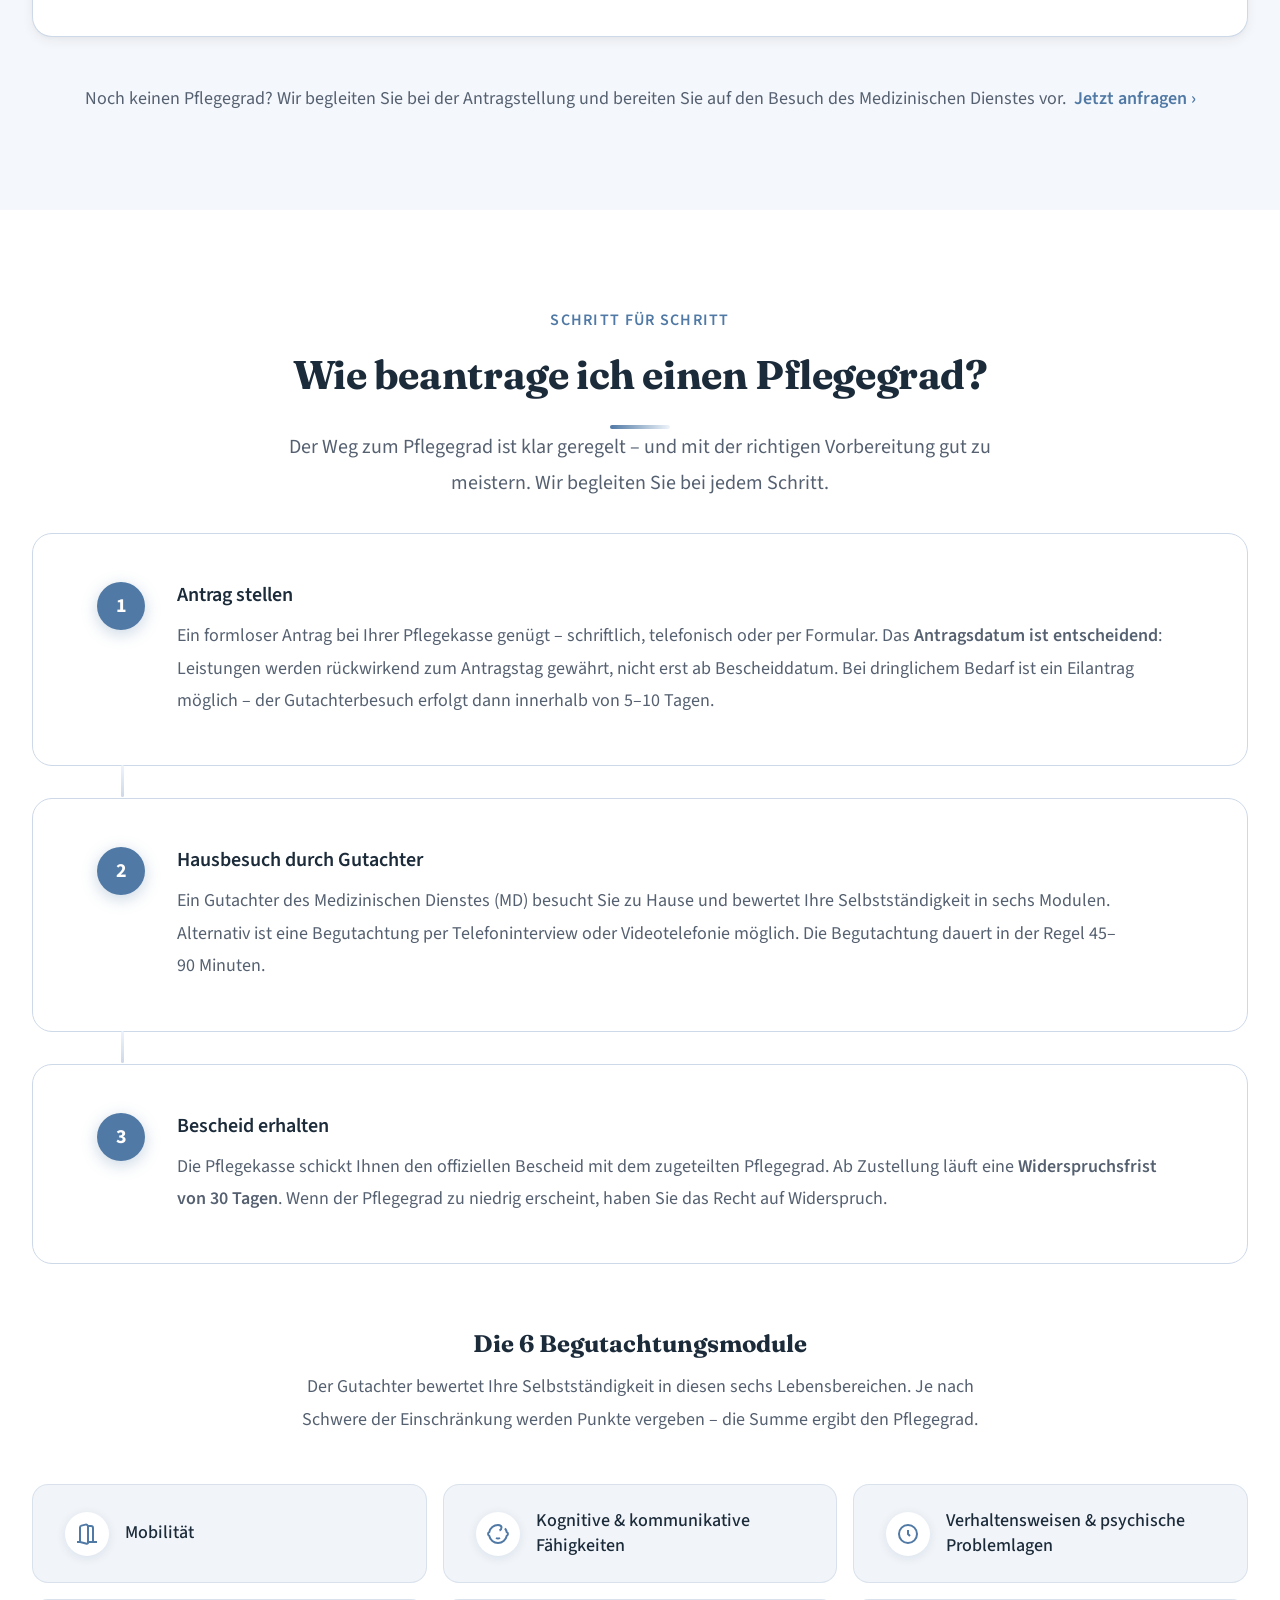
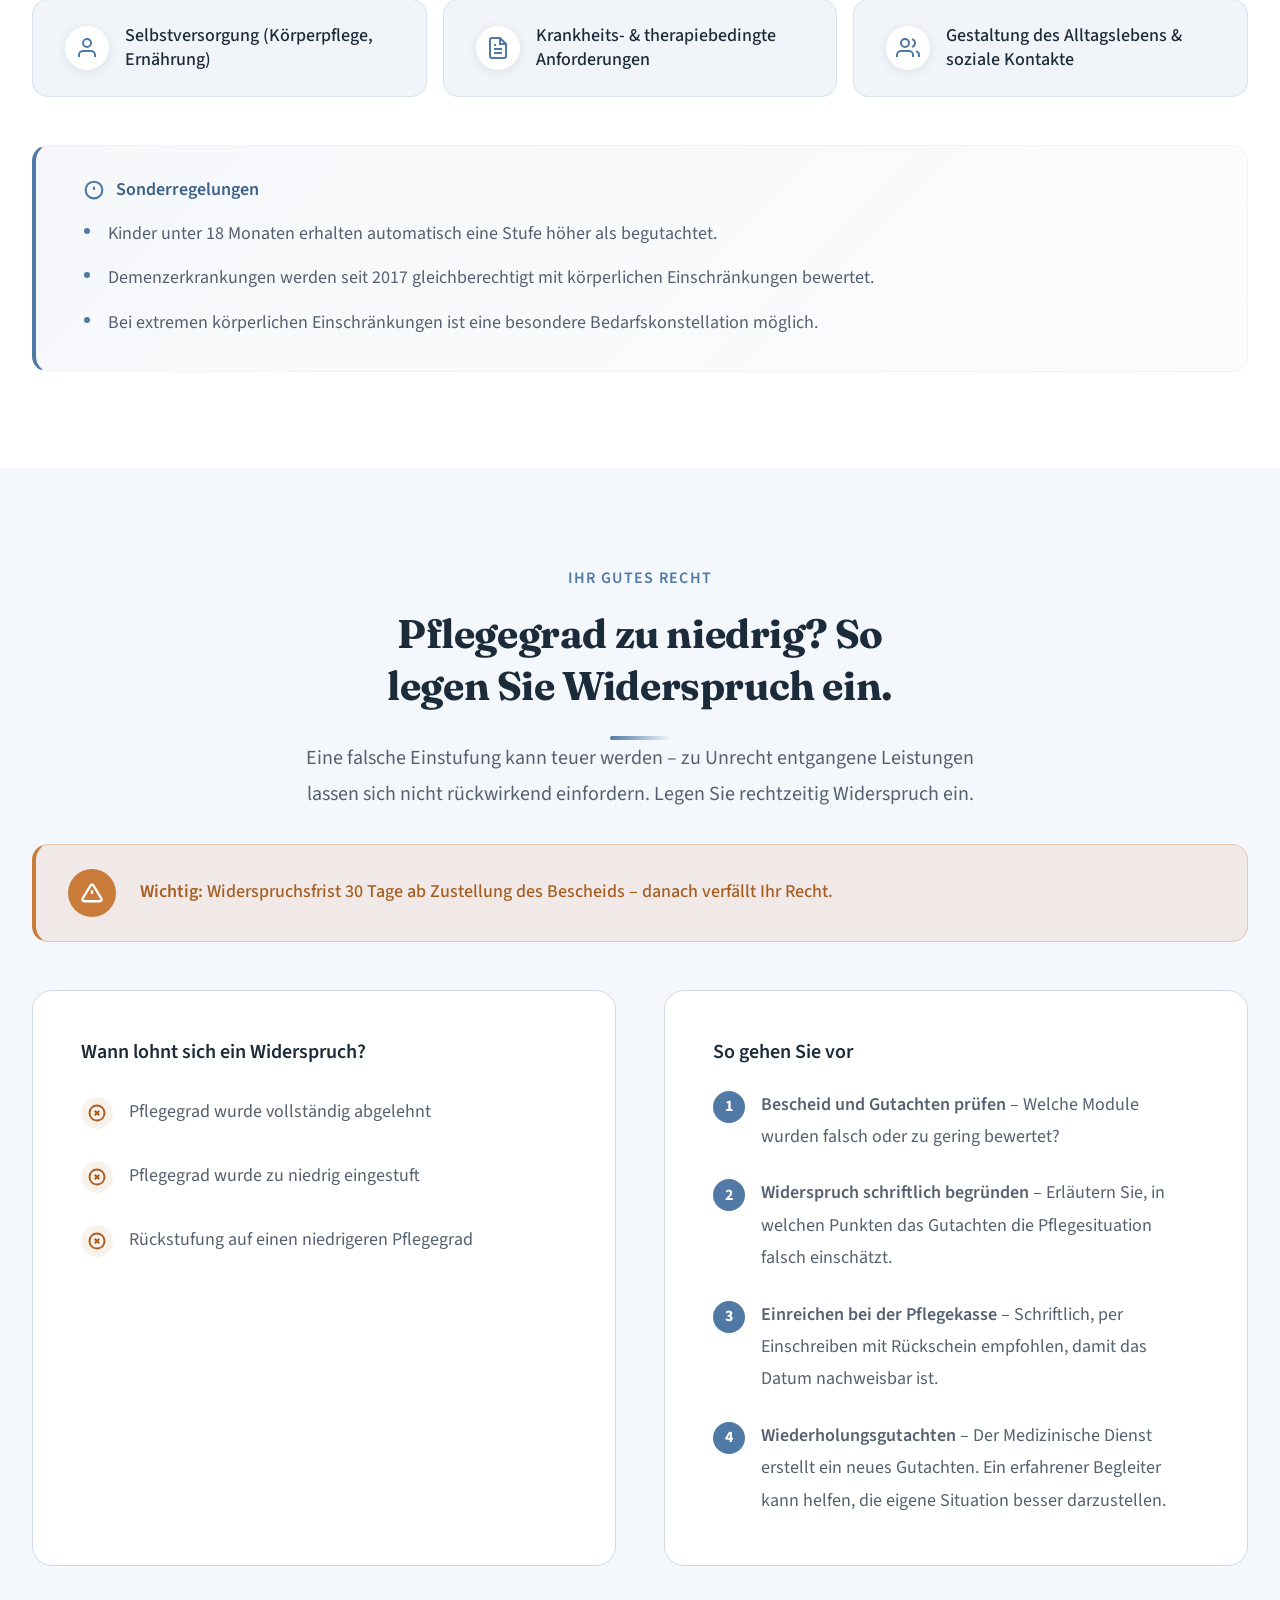
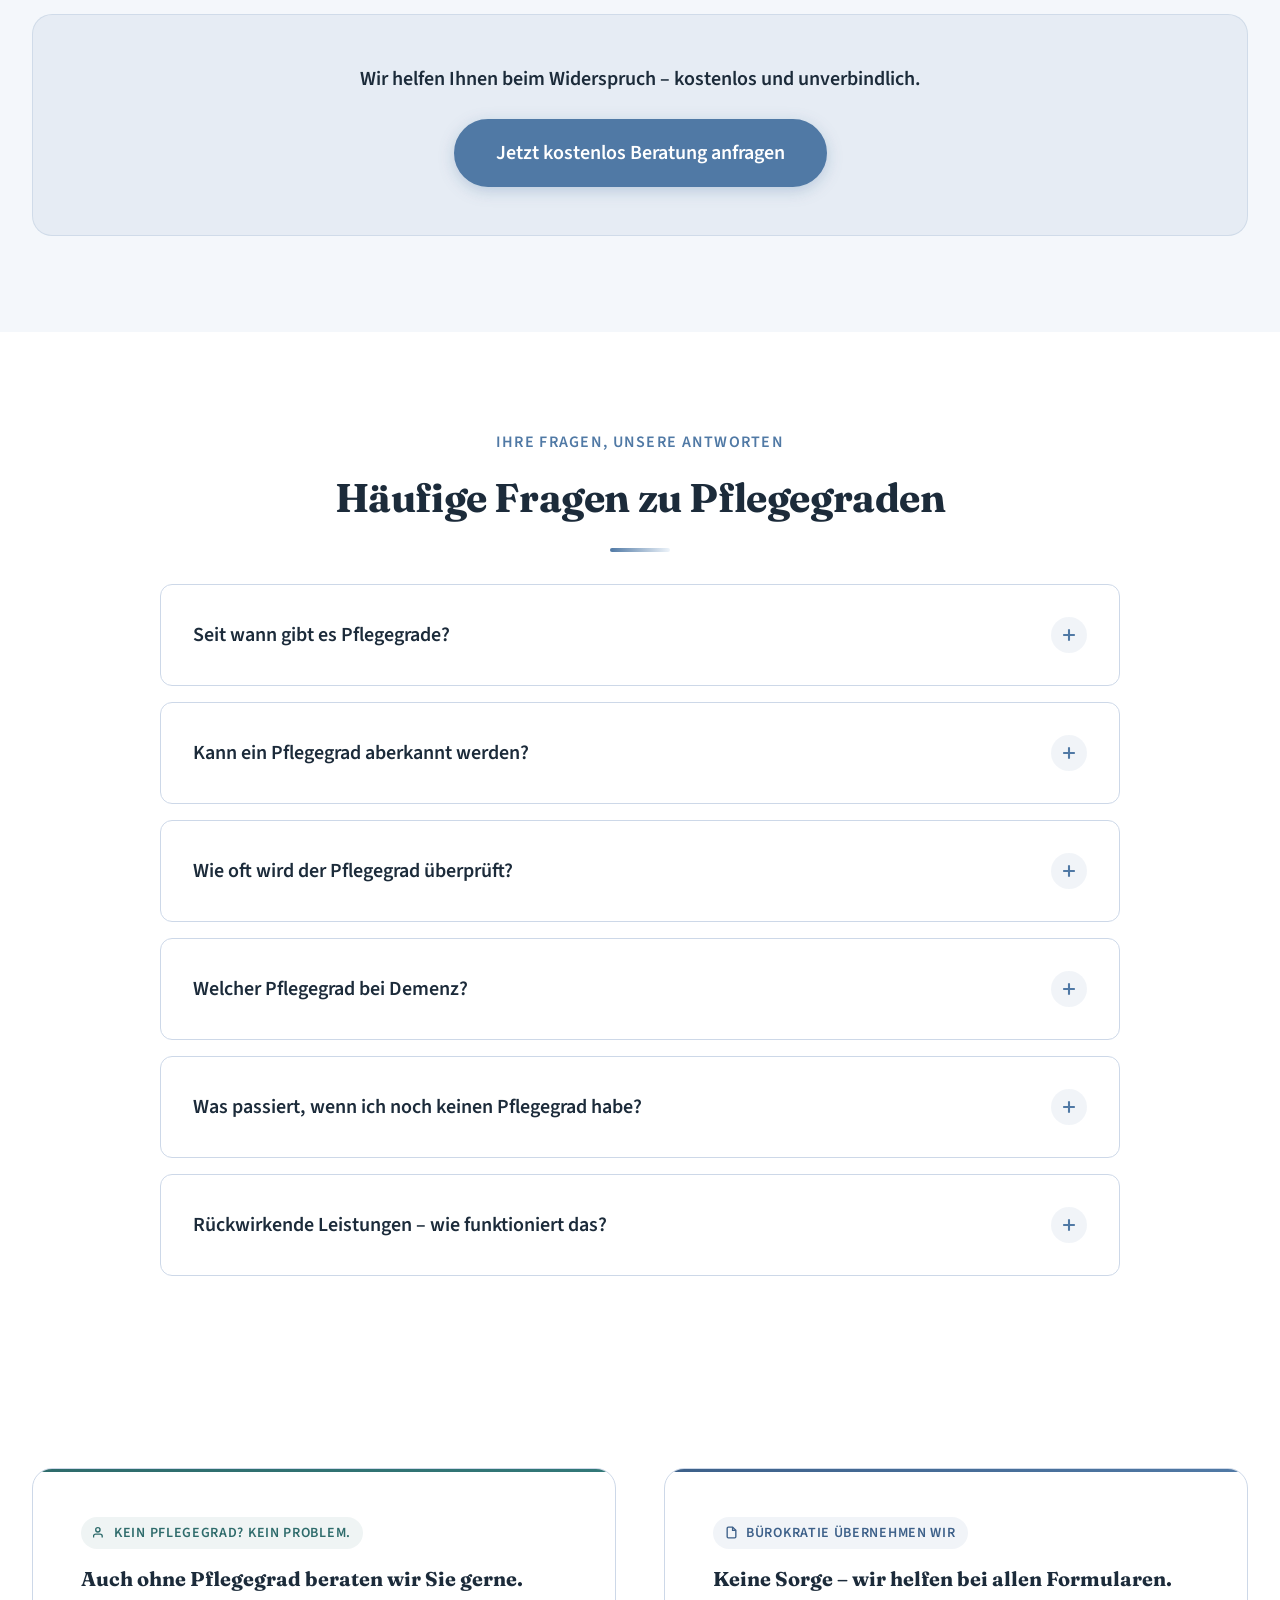
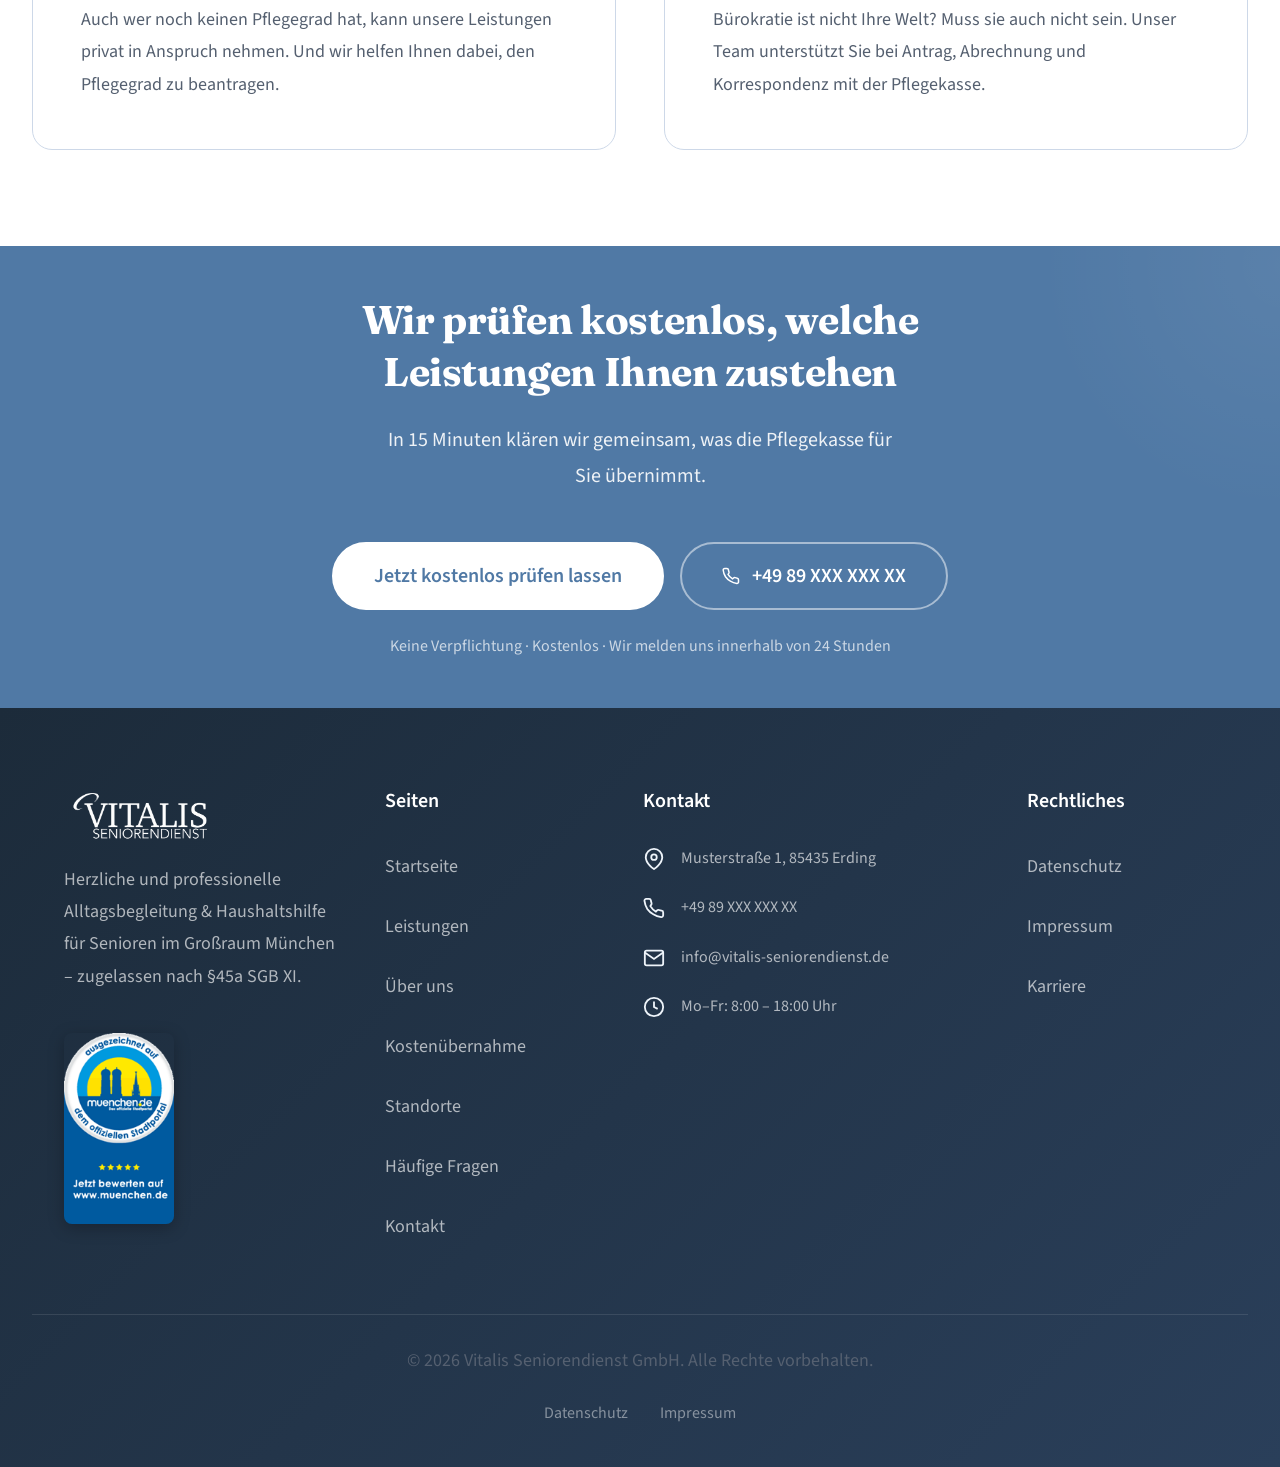
<file: kostenuebernahme.html>
<!DOCTYPE html>
<html lang="de">
<head>
  <meta charset="UTF-8" />
  <meta name="viewport" content="width=device-width, initial-scale=1.0" />
  <title>Kostenübernahme durch die Pflegekasse | Vitalis Seniorendienst</title>
  <meta name="description" content="Erfahren Sie, wie die Pflegekasse Leistungen von Vitalis Seniorendienst übernimmt. Entlastungsbetrag §45b SGB XI – wir erklären alles verständlich und helfen bei der Beantragung." />
  <meta name="keywords" content="Kostenübernahme Pflegekasse, Entlastungsbetrag §45b, Pflegegrad, Seniorenbetreuung München, Vitalis Seniorendienst" />  <link rel="preload" href="assets/fonts/source-sans-3-latin.woff2" as="font" type="font/woff2" crossorigin />
  <link rel="stylesheet" href="css/main.css" />
  <link rel="stylesheet" href="css/components.css" />
  <link rel="stylesheet" href="css/responsive.css" />
</head>
<body>

<a href="#main-content" class="skip-link">Zum Inhalt springen</a>

<!-- ══ HEADER ══════════════════════════════════════════════ -->
<header class="site-header">
  <div class="trust-bar">
    <div class="trust-bar__inner container">
      <span class="trust-bar__item">
        <svg width="15" height="15" viewBox="0 0 24 24" fill="none" stroke="currentColor" stroke-width="2.5" aria-hidden="true"><path d="M12 22s8-4 8-10V5l-8-3-8 3v7c0 6 8 10 8 10z"/></svg>
        Zugelassener Anbieter §45a SGB XI
      </span>
      <span class="trust-bar__divider" aria-hidden="true">|</span>
      <span class="trust-bar__item">
        <svg width="15" height="15" viewBox="0 0 24 24" fill="none" stroke="currentColor" stroke-width="2.5" aria-hidden="true"><rect x="2" y="5" width="20" height="14" rx="2"/><line x1="2" y1="10" x2="22" y2="10"/></svg>
        Kostenübernahme durch Pflegekasse möglich
      </span>
      <span class="trust-bar__divider" aria-hidden="true">|</span>
      <span class="trust-bar__item">
        <svg width="15" height="15" viewBox="0 0 24 24" fill="none" stroke="currentColor" stroke-width="2.5" aria-hidden="true"><path d="M17 21v-2a4 4 0 0 0-4-4H5a4 4 0 0 0-4 4v2"/><circle cx="9" cy="7" r="4"/><path d="M23 21v-2a4 4 0 0 0-3-3.87"/><path d="M16 3.13a4 4 0 0 1 0 7.75"/></svg>
        Feste Bezugsperson
      </span>
      <span class="trust-bar__divider" aria-hidden="true">|</span>
      <span class="trust-bar__item">
        <svg width="15" height="15" viewBox="0 0 24 24" fill="none" stroke="currentColor" stroke-width="2.5" aria-hidden="true"><circle cx="12" cy="12" r="10"/><polyline points="12 6 12 12 16 14"/></svg>
        Start innerhalb weniger Tage
      </span>
    </div>
  </div>
  <nav class="nav" role="navigation" aria-label="Hauptnavigation">
    <div class="nav__inner container">
      <a href="index.html" class="nav__logo" aria-label="Vitalis Seniorendienst – Startseite">
        <img src="images/vitalis-logo.avif" alt="Vitalis Seniorendienst" class="nav__logo-img" width="160" height="48" loading="eager">
      </a>
      <button class="nav__hamburger" aria-label="Menü öffnen" aria-expanded="false" aria-controls="nav-menu">
        <span></span><span></span><span></span>
      </button>
      <ul class="nav__links" id="nav-menu" role="list">
        <li><a href="index.html" class="nav__link">Startseite</a></li>
        <li><a href="leistungen.html" class="nav__link">Leistungen</a></li>
        <li><a href="ueber-uns.html" class="nav__link">Über uns</a></li>
        <li><a href="kostenuebernahme.html" class="nav__link is-active" aria-current="page">Kostenübernahme</a></li>
        <li><a href="standorte.html" class="nav__link">Standorte</a></li>
        <li><a href="faq.html" class="nav__link">FAQ</a></li>
        <li><a href="kontakt.html" class="nav__link">Kontakt</a></li>
      </ul>
      <button class="nav__search-btn" id="searchOpen" aria-label="Suche öffnen" type="button">
        <svg width="20" height="20" viewBox="0 0 24 24" fill="none" stroke="currentColor" stroke-width="2" aria-hidden="true"><circle cx="11" cy="11" r="8"/><line x1="21" y1="21" x2="16.65" y2="16.65"/></svg>
      </button>
      <div class="nav__search-wrap" id="navSearchWrap">
        <div class="nav__search-bar">
          <svg width="18" height="18" viewBox="0 0 24 24" fill="none" stroke="currentColor" stroke-width="2" aria-hidden="true"><circle cx="11" cy="11" r="8"/><line x1="21" y1="21" x2="16.65" y2="16.65"/></svg>
          <input type="search" id="searchInput" class="nav__search-input" placeholder="Seite suchen…" autocomplete="off" spellcheck="false" aria-label="Suche" />
          <button class="nav__search-close" id="searchClose" aria-label="Suche schließen" type="button"><svg width="14" height="14" viewBox="0 0 24 24" fill="none" stroke="currentColor" stroke-width="2.5"><line x1="18" y1="6" x2="6" y2="18"/><line x1="6" y1="6" x2="18" y2="18"/></svg></button>
        </div>
        <div class="nav__search-dropdown" id="searchDropdown">
          <ul id="searchResults" class="nav__search-results" role="listbox"></ul>
          <p id="searchEmpty" class="nav__search-empty" hidden>Keine Ergebnisse gefunden.</p>
        </div>
      </div>
      <div class="nav__actions">
        <a href="tel:+4989XXXXXXXX" class="nav__phone">
          <svg width="18" height="18" viewBox="0 0 24 24" fill="none" stroke="currentColor" stroke-width="2" aria-hidden="true"><path d="M22 16.92v3a2 2 0 0 1-2.18 2 19.79 19.79 0 0 1-8.63-3.07A19.5 19.5 0 0 1 4.69 13a19.79 19.79 0 0 1-3.07-8.67A2 2 0 0 1 3.6 2h3a2 2 0 0 1 2 1.72c.127.96.361 1.903.7 2.81a2 2 0 0 1-.45 2.11L8.09 9.91a16 16 0 0 0 6 6l1.27-1.27a2 2 0 0 1 2.11-.45c.907.339 1.85.573 2.81.7A2 2 0 0 1 22 16.92z"/></svg>
          Jetzt anrufen
        </a>
        <a href="kontakt.html" class="btn btn-primary btn-nav">Kostenlos beraten lassen</a>
      </div>
    </div>
  </nav>
  <div class="nav-overlay" aria-hidden="true"></div>
</header>

<!-- ══ HAUPTINHALT ═════════════════════════════════════════ -->
<main id="main-content">

  <!-- PAGE HEADER ──────────────────────────────────────── -->
  <section class="page-header page-header--kosten" aria-labelledby="page-title">
    <div class="container">
      <nav class="page-header__breadcrumb" aria-label="Brotkrümelnavigation">
        <a href="index.html">Startseite</a> &rsaquo; <span aria-current="page">Kostenübernahme</span>
      </nav>
      <h1 class="page-header__title" id="page-title">Kostenübernahme durch die Pflegekasse</h1>
      <p class="page-header__subtitle">Viele unserer Leistungen sind erstattungsfähig – wir helfen Ihnen dabei, das Beste für Sie herauszuholen.</p>
    </div>
  </section>

  <!-- SCHRITTE ─────────────────────────────────────────── -->
  <section class="section bg-white" aria-labelledby="schritte-heading">
    <div class="container">
      <div class="section-header">
        <span class="section-header__label">Einfach erklärt</span>
        <h2 class="section-header__title" id="schritte-heading">So funktioniert die Abrechnung</h2>
        <div class="section-header__accent" aria-hidden="true"></div>
        <p class="section-header__text">In vier Schritten von der Berechtigung bis zur Betreuung – ohne dass Sie sich um Papierkram kümmern müssen.</p>
      </div>
      <div class="steps stagger-children" style="margin-top: var(--spacing-3xl);">
        <div class="step fade-in">
          <div class="step__number" aria-hidden="true">1</div>
          <h3 class="step__title">Pflegegrad vorhanden?</h3>
          <p class="step__text">Prüfen Sie, ob ein Pflegegrad vorliegt (1–5). Falls noch nicht beantragt, helfen wir Ihnen dabei.</p>
        </div>
        <div class="step fade-in">
          <div class="step__number" aria-hidden="true">2</div>
          <h3 class="step__title">Leistungen nutzen</h3>
          <p class="step__text">Mit Ihrem Pflegegrad stehen Ihnen Kassenleistungen zu – zum Beispiel der Entlastungsbetrag oder die Verhinderungspflege. Vitalis hilft Ihnen, diese vollständig auszuschöpfen.</p>
          <button class="step__mehr-btn" aria-expanded="false" aria-controls="step2-leistungen" type="button">
            Mehr erfahren
            <svg class="step__mehr-icon" width="16" height="16" viewBox="0 0 24 24" fill="none" stroke="currentColor" stroke-width="2.5" stroke-linecap="round" stroke-linejoin="round" aria-hidden="true"><polyline points="6 9 12 15 18 9"/></svg>
          </button>
        </div>
        <div class="step fade-in">
          <div class="step__number" aria-hidden="true">3</div>
          <h3 class="step__title">Vitalis rechnet direkt ab</h3>
          <p class="step__text">Wir reichen die Rechnung direkt bei Ihrer Pflegekasse ein. Sie müssen nichts vorstrecken oder selbst einreichen.</p>
        </div>
        <div class="step fade-in">
          <div class="step__number" aria-hidden="true">4</div>
          <h3 class="step__title">Fertig – keine Arbeit für Sie</h3>
          <p class="step__text">Lehnen Sie sich zurück. Wir kümmern uns um den Papierkram, Sie genießen die Betreuung.</p>
        </div>
      </div>

      <!-- Aufklappbarer Detail-Bereich: Entlastungsbetrag & Verhinderungspflege -->
      <div class="step2-panel" id="step2-leistungen" hidden aria-live="polite" style="margin-top: var(--spacing-xl); overflow: hidden;">
        <div class="step2-panel__inner" style="display: grid; grid-template-columns: repeat(auto-fit, minmax(min(100%, 420px), 1fr)); gap: var(--spacing-lg); padding-top: var(--spacing-sm);">

          <!-- Entlastungsbetrag -->
          <div class="card card--highlight" style="padding: var(--spacing-xl); display: flex; flex-direction: column; gap: var(--spacing-md);">
            <div style="display: flex; align-items: center; gap: var(--spacing-md);">
              <div style="width: 48px; height: 48px; border-radius: 50%; background: var(--blue); display: flex; align-items: center; justify-content: center; flex-shrink: 0;" aria-hidden="true">
                <svg xmlns="http://www.w3.org/2000/svg" width="22" height="22" viewBox="0 0 24 24" fill="none" stroke="#ffffff" stroke-width="2" stroke-linecap="round" stroke-linejoin="round"><circle cx="12" cy="12" r="10"/><path d="M16 8h-6a2 2 0 1 0 0 4h4a2 2 0 1 1 0 4H8"/><path d="M12 6v2m0 8v2"/></svg>
              </div>
              <div>
                <h3 style="font-size: var(--fs-lg); font-weight: 700; color: var(--ink); margin: 0 0 2px;">Entlastungsbetrag</h3>
                <span style="font-size: var(--fs-sm); color: var(--blue); font-weight: 600;">§ 45b SGB XI</span>
              </div>
            </div>
            <dl style="display: grid; grid-template-columns: max-content 1fr; column-gap: var(--spacing-lg); row-gap: var(--spacing-md); font-size: var(--fs-base); align-items: baseline; margin: 0;">
              <dt style="font-weight: 600; color: var(--ink); white-space: nowrap;">Betrag</dt>
              <dd style="color: var(--ink-muted); margin: 0; line-height: 1.5;"><strong style="color: var(--ink);">131 € monatlich</strong> (Pauschalbetrag ab 2026)</dd>

              <dt style="font-weight: 600; color: var(--ink); white-space: nowrap;">Anspruch</dt>
              <dd style="color: var(--ink-muted); margin: 0; line-height: 1.5;">Alle Pflegebedürftigen mit Pflegegrad 1–5</dd>

              <dt style="font-weight: 600; color: var(--ink); white-space: nowrap;">Verwendung</dt>
              <dd style="color: var(--ink-muted); margin: 0; line-height: 1.5;">Anerkannte Betreuungs- und Entlastungsleistungen – z.&nbsp;B. unsere Alltagsbegleitung</dd>

              <dt style="font-weight: 600; color: var(--ink); white-space: nowrap;">Übertragung</dt>
              <dd style="color: var(--ink-muted); margin: 0; line-height: 1.5;">Nicht verbrauchte Beträge bis zum 30. Juni des Folgejahres ansparbar</dd>
            </dl>
            <p style="margin: 0; padding: var(--spacing-md) var(--spacing-lg); background: rgba(47,93,255,0.07); border-left: 3px solid var(--blue); border-radius: 6px; font-size: var(--fs-sm); color: var(--ink-muted); line-height: 1.7;">
              <strong style="color: var(--ink);">Gut zu wissen:</strong> Vitalis ist als anerkannter Betreuungsdienst zugelassen – Sie können Ihren Entlastungsbetrag direkt für unsere Leistungen einsetzen, ohne etwas vorzustrecken.
            </p>
          </div>

          <!-- Verhinderungspflege -->
          <div class="card card--highlight" style="padding: var(--spacing-xl); display: flex; flex-direction: column; gap: var(--spacing-md);">
            <div style="display: flex; align-items: center; gap: var(--spacing-md);">
              <div style="width: 48px; height: 48px; border-radius: 50%; background: var(--teal); display: flex; align-items: center; justify-content: center; flex-shrink: 0;" aria-hidden="true">
                <svg xmlns="http://www.w3.org/2000/svg" width="22" height="22" viewBox="0 0 24 24" fill="none" stroke="#ffffff" stroke-width="2" stroke-linecap="round" stroke-linejoin="round"><path d="M17 21v-2a4 4 0 0 0-4-4H5a4 4 0 0 0-4 4v2"/><circle cx="9" cy="7" r="4"/><path d="M23 21v-2a4 4 0 0 0-3-3.87"/><path d="M16 3.13a4 4 0 0 1 0 7.75"/></svg>
              </div>
              <div>
                <h3 style="font-size: var(--fs-lg); font-weight: 700; color: var(--ink); margin: 0 0 2px;">Verhinderungspflege</h3>
                <span style="font-size: var(--fs-sm); color: var(--teal); font-weight: 600;">§ 39 SGB XI</span>
              </div>
            </div>
            <dl style="display: grid; grid-template-columns: max-content 1fr; column-gap: var(--spacing-lg); row-gap: var(--spacing-md); font-size: var(--fs-base); align-items: baseline; margin: 0;">
              <dt style="font-weight: 600; color: var(--ink); white-space: nowrap;">Betrag</dt>
              <dd style="color: var(--ink-muted); margin: 0; line-height: 1.5;"><strong style="color: var(--ink);">3.539 € pro Jahr</strong> (ab 2026, ein einziger Topf)</dd>

              <dt style="font-weight: 600; color: var(--ink); white-space: nowrap;">Anspruch</dt>
              <dd style="color: var(--ink-muted); margin: 0; line-height: 1.5;">Ab Pflegegrad 2, wenn die Pflegeperson verhindert ist</dd>

              <dt style="font-weight: 600; color: var(--ink); white-space: nowrap;">Verwendung</dt>
              <dd style="color: var(--ink-muted); margin: 0; line-height: 1.5;">Ersatzpflege bei Urlaub, Krankheit oder Abwesenheit der pflegenden Angehörigen</dd>

              <dt style="font-weight: 600; color: var(--ink); white-space: nowrap;">Dauer</dt>
              <dd style="color: var(--ink-muted); margin: 0; line-height: 1.5;">Bis zu 6 Wochen je Kalenderjahr</dd>
            </dl>
            <p style="margin: 0; padding: var(--spacing-md) var(--spacing-lg); background: rgba(75,145,109,0.08); border-left: 3px solid var(--teal); border-radius: 6px; font-size: var(--fs-sm); color: var(--ink-muted); line-height: 1.7;">
              <strong style="color: var(--ink);">Neu ab 2026:</strong> Verhinderungspflege und Kurzzeitpflege wurden zu einem gemeinsamen Topf zusammengelegt. Der Gesamtbetrag beläuft sich auf <strong style="color: var(--ink);">3.539 €/Jahr</strong> – mehr Flexibilität für Sie.
            </p>
          </div>

        </div>
      </div>
    </div>
  </section>

  <!-- ZIELGRUPPEN-BOX ──────────────────────────────────── -->
  <section class="section bg-white" aria-labelledby="zielgruppe-heading">
    <div class="container">
      <div class="section-header">
        <span class="section-header__label">Ihr nächster Schritt</span>
        <h2 class="section-header__title" id="zielgruppe-heading">Wo stehen Sie gerade?</h2>
        <div class="section-header__accent" aria-hidden="true"></div>
      </div>
      <div class="zielgruppe-box fade-in" style="margin-top: var(--spacing-2xl);">
        <div class="zielgruppe-card">
          <div class="zielgruppe-card__icon" aria-hidden="true">
            <svg width="32" height="32" viewBox="0 0 24 24" fill="none" stroke="currentColor" stroke-width="1.8"><path d="M12 22s8-4 8-10V5l-8-3-8 3v7c0 6 8 10 8 10z"/></svg>
          </div>
          <h3 class="zielgruppe-card__title">Sie haben einen Pflegegrad?</h3>
          <p class="zielgruppe-card__text">Nutzen Sie unseren Leistungs-Finder und sehen Sie in wenigen Sekunden, welche Beträge Ihnen monatlich zustehen.</p>
          <a href="#leistungs-finder" class="btn btn-primary">Zum Leistungs-Finder
            <svg width="16" height="16" viewBox="0 0 24 24" fill="none" stroke="currentColor" stroke-width="2.5" aria-hidden="true"><line x1="5" y1="12" x2="19" y2="12"/><polyline points="12 5 19 12 12 19"/></svg>
          </a>
        </div>
        <div class="zielgruppe-card zielgruppe-card--alt">
          <div class="zielgruppe-card__icon" aria-hidden="true">
            <svg width="32" height="32" viewBox="0 0 24 24" fill="none" stroke="currentColor" stroke-width="1.8"><circle cx="12" cy="12" r="10"/><line x1="12" y1="8" x2="12" y2="12"/><line x1="12" y1="16" x2="12.01" y2="16"/></svg>
          </div>
          <h3 class="zielgruppe-card__title">Noch kein Pflegegrad?</h3>
          <p class="zielgruppe-card__text">Das ist kein Problem. Wir helfen Ihnen kostenlos bei der Antragstellung – und unsere Leistungen können Sie auch privat in Anspruch nehmen.</p>
          <a href="kontakt.html" class="btn btn-outline">Kostenlos beraten lassen
            <svg width="16" height="16" viewBox="0 0 24 24" fill="none" stroke="currentColor" stroke-width="2.5" aria-hidden="true"><line x1="5" y1="12" x2="19" y2="12"/><polyline points="12 5 19 12 12 19"/></svg>
          </a>
        </div>
      </div>
    </div>
  </section>

  <!-- LEISTUNGS-FINDER WIZARD ──────────────────────────── -->
  <section class="section bg-section" aria-labelledby="wizard-heading" id="leistungs-finder">
    <div class="container">
      <div class="section-header fade-in">
        <span class="section-header__label">Ihr persönlicher Anspruch</span>
        <h2 class="section-header__title" id="wizard-heading">Was steht Ihnen zu?</h2>
        <div class="section-header__accent" aria-hidden="true"></div>
        <p class="section-header__text">Beantworten Sie drei kurze Fragen – wir zeigen Ihnen sofort, welche Leistungen Sie bei der Pflegekasse beantragen können.</p>
      </div>

      <div class="wizard fade-in" role="region" aria-label="Leistungs-Finder">

        <!-- Fortschrittsanzeige -->
        <div class="wizard__progress" aria-hidden="true">
          <div class="wizard__progress-track">
            <div class="wizard__progress-bar">
              <div class="wizard__progress-fill" id="wizardProgressFill" style="width: 33%;"></div>
            </div>
            <div class="wizard__progress-steps">
              <span class="wizard__progress-step is-active" data-step="1">1</span>
              <span class="wizard__progress-step" data-step="2">2</span>
              <span class="wizard__progress-step" data-step="3">3</span>
            </div>
          </div>
          <p class="wizard__progress-label" id="wizardProgressLabel">Schritt 1 von 3</p>
        </div>

        <!-- Schritt 1: Pflegegrad vorhanden? -->
        <div class="wizard__step is-active" id="wizardStep1" role="group" aria-labelledby="wizardQ1">
          <p class="wizard__question" id="wizardQ1">Haben Sie bereits einen Pflegegrad?</p>
          <div class="wizard__options wizard__options--2col">
            <button class="wizard__option-btn" data-wizard-action="pg-yes" type="button">
              <span class="wizard__option-icon" aria-hidden="true">
                <svg width="28" height="28" viewBox="0 0 24 24" fill="none" stroke="currentColor" stroke-width="2"><path d="M20 6L9 17l-5-5"/></svg>
              </span>
              <span class="wizard__option-label">Ja, ich habe einen Pflegegrad</span>
            </button>
            <button class="wizard__option-btn wizard__option-btn--secondary" data-wizard-action="pg-no" type="button">
              <span class="wizard__option-icon" aria-hidden="true">
                <svg width="28" height="28" viewBox="0 0 24 24" fill="none" stroke="currentColor" stroke-width="2"><circle cx="12" cy="12" r="10"/><line x1="12" y1="8" x2="12" y2="12"/><line x1="12" y1="16" x2="12.01" y2="16"/></svg>
              </span>
              <span class="wizard__option-label">Nein / Weiß nicht</span>
            </button>
          </div>
          <aside class="wizard__step-aside wizard__step-aside--inline" aria-label="Hintergrundinformation">
            <svg class="wizard__aside-inline-icon" width="18" height="18" viewBox="0 0 24 24" fill="none" stroke="currentColor" stroke-width="2" aria-hidden="true"><circle cx="12" cy="12" r="10"/><line x1="12" y1="8" x2="12" y2="12"/><line x1="12" y1="16" x2="12.01" y2="16"/></svg>
            <div class="wizard__aside-inline-body">
              <strong class="wizard__aside-inline-label">Was ist ein Pflegegrad?</strong>
              <span class="wizard__aside-inline-text">Der Pflegegrad bestimmt Ihren Anspruch bei der Pflegekasse. Ab Pflegegrad&nbsp;1 stehen Ihnen monatlich <strong>131&nbsp;€</strong> Entlastungsbetrag zu.</span>
            </div>
          </aside>
        </div>

        <!-- Schritt 1b: Kein Pflegegrad -->
        <div class="wizard__step" id="wizardStepNoPG" role="group" aria-labelledby="wizardNoPGTitle" hidden>
          <div class="wizard__info-box wizard__info-box--green">
            <div class="wizard__info-icon" aria-hidden="true">
              <svg width="32" height="32" viewBox="0 0 24 24" fill="none" stroke="currentColor" stroke-width="1.8"><path d="M17 21v-2a4 4 0 0 0-4-4H5a4 4 0 0 0-4 4v2"/><circle cx="9" cy="7" r="4"/><path d="M23 21v-2a4 4 0 0 0-3-3.87"/><path d="M16 3.13a4 4 0 0 1 0 7.75"/></svg>
            </div>
            <h3 class="wizard__info-title" id="wizardNoPGTitle">Wir helfen Ihnen beim Antrag</h3>
            <p class="wizard__info-text">Noch kein Pflegegrad? Das ist kein Problem. Viele Menschen wissen nicht, dass sie Anspruch haben. Wir begleiten Sie kostenlos bei der Antragstellung und bereiten Sie auf den Besuch des Medizinischen Dienstes vor.</p>
            <p class="wizard__info-text">Unsere Leistungen können Sie außerdem jederzeit auch privat in Anspruch nehmen – ganz ohne Pflegegrad.</p>
            <div class="wizard__info-actions">
              <a href="kontakt.html" class="btn btn-primary btn-lg">Jetzt kostenlos beraten lassen</a>
              <a href="tel:+4989XXXXXXXX" class="btn btn-phone btn-lg">
                <svg width="18" height="18" viewBox="0 0 24 24" fill="none" stroke="currentColor" stroke-width="2" aria-hidden="true"><path d="M22 16.92v3a2 2 0 0 1-2.18 2 19.79 19.79 0 0 1-8.63-3.07A19.5 19.5 0 0 1 4.69 13a19.79 19.79 0 0 1-3.07-8.67A2 2 0 0 1 3.6 2h3a2 2 0 0 1 2 1.72c.127.96.361 1.903.7 2.81a2 2 0 0 1-.45 2.11L8.09 9.91a16 16 0 0 0 6 6l1.27-1.27a2 2 0 0 1 2.11-.45c.907.339 1.85.573 2.81.7A2 2 0 0 1 22 16.92z"/></svg>
                Jetzt anrufen
              </a>
            </div>
          </div>
          <button class="wizard__back-btn" data-wizard-action="restart" type="button">
            <svg width="16" height="16" viewBox="0 0 24 24" fill="none" stroke="currentColor" stroke-width="2" aria-hidden="true"><line x1="19" y1="12" x2="5" y2="12"/><polyline points="12 19 5 12 12 5"/></svg>
            Zum Anfang zurück
          </button>
        </div>

        <!-- Schritt 2: Welchen Pflegegrad? -->
        <div class="wizard__step" id="wizardStep2" role="group" aria-labelledby="wizardQ2" hidden>
          <p class="wizard__question" id="wizardQ2">Welchen Pflegegrad haben Sie?</p>
          <div class="wizard__options wizard__options--5col">
            <button class="wizard__pg-btn" data-wizard-pg="1" type="button" aria-label="Pflegegrad 1 auswählen">
              <span class="wizard__pg-number">1</span>
              <span class="wizard__pg-label">Geringe<br>Beeintr.</span>
            </button>
            <button class="wizard__pg-btn" data-wizard-pg="2" type="button" aria-label="Pflegegrad 2 auswählen">
              <span class="wizard__pg-number">2</span>
              <span class="wizard__pg-label">Erhebliche<br>Beeintr.</span>
            </button>
            <button class="wizard__pg-btn" data-wizard-pg="3" type="button" aria-label="Pflegegrad 3 auswählen">
              <span class="wizard__pg-number">3</span>
              <span class="wizard__pg-label">Schwere<br>Beeintr.</span>
            </button>
            <button class="wizard__pg-btn" data-wizard-pg="4" type="button" aria-label="Pflegegrad 4 auswählen">
              <span class="wizard__pg-number">4</span>
              <span class="wizard__pg-label">Schwerste<br>Beeintr.</span>
            </button>
            <button class="wizard__pg-btn" data-wizard-pg="5" type="button" aria-label="Pflegegrad 5 auswählen">
              <span class="wizard__pg-number">5</span>
              <span class="wizard__pg-label">Besonderer<br>Bedarf</span>
            </button>
          </div>
          <div class="wizard__step2-tip">
            <svg width="16" height="16" viewBox="0 0 24 24" fill="none" stroke="currentColor" stroke-width="2" aria-hidden="true"><circle cx="12" cy="12" r="10"/><line x1="12" y1="8" x2="12" y2="12"/><line x1="12" y1="16" x2="12.01" y2="16"/></svg>
            <span>Den Pflegegrad finden Sie auf dem Bescheid Ihrer Pflegekasse. Nicht sicher? <strong>Wir helfen Ihnen gerne beim Herausfinden.</strong></span>
          </div>
          <button class="wizard__back-btn" data-wizard-action="back-to-1" type="button">
            <svg width="16" height="16" viewBox="0 0 24 24" fill="none" stroke="currentColor" stroke-width="2" aria-hidden="true"><line x1="19" y1="12" x2="5" y2="12"/><polyline points="12 19 5 12 12 5"/></svg>
            Zurück
          </button>
        </div>

        <!-- Schritt 3: Wer pflegt hauptsächlich? -->
        <div class="wizard__step" id="wizardStep3" role="group" aria-labelledby="wizardQ3" hidden>
          <p class="wizard__question" id="wizardQ3">Wer übernimmt die Pflege hauptsächlich?</p>
          <p class="wizard__step-subtitle">Diese Auswahl hilft uns zu verstehen, wie Ihre aktuelle Pflegesituation organisiert ist.</p>
          <div class="wizard__options wizard__options--3col">
            <button class="wizard__option-btn" data-wizard-pflege="angehoerige" type="button">
              <span class="wizard__option-icon" aria-hidden="true">
                <svg width="28" height="28" viewBox="0 0 24 24" fill="none" stroke="currentColor" stroke-width="2"><path d="M17 21v-2a4 4 0 0 0-4-4H5a4 4 0 0 0-4 4v2"/><circle cx="9" cy="7" r="4"/></svg>
              </span>
              <span class="wizard__option-label">Ich selbst oder<br>Angehörige</span>
            </button>
            <button class="wizard__option-btn" data-wizard-pflege="pflegedienst" type="button">
              <span class="wizard__option-icon" aria-hidden="true">
                <svg width="28" height="28" viewBox="0 0 24 24" fill="none" stroke="currentColor" stroke-width="2"><rect x="2" y="5" width="20" height="14" rx="2"/><line x1="2" y1="10" x2="22" y2="10"/></svg>
              </span>
              <span class="wizard__option-label">Ein ambulanter<br>Pflegedienst</span>
            </button>
            <button class="wizard__option-btn" data-wizard-pflege="beides" type="button">
              <span class="wizard__option-icon" aria-hidden="true">
                <svg width="28" height="28" viewBox="0 0 24 24" fill="none" stroke="currentColor" stroke-width="2"><path d="M17 21v-2a4 4 0 0 0-4-4H5a4 4 0 0 0-4 4v2"/><circle cx="9" cy="7" r="4"/><path d="M23 21v-2a4 4 0 0 0-3-3.87"/><path d="M16 3.13a4 4 0 0 1 0 7.75"/></svg>
              </span>
              <span class="wizard__option-label">Beides /<br>Gemischt</span>
            </button>
          </div>
          <aside class="wizard__step-aside wizard__step-aside--inline" aria-label="Hintergrundinformation">
            <svg class="wizard__aside-inline-icon" width="18" height="18" viewBox="0 0 24 24" fill="none" stroke="currentColor" stroke-width="2" aria-hidden="true"><circle cx="12" cy="12" r="10"/><line x1="12" y1="8" x2="12" y2="12"/><line x1="12" y1="16" x2="12.01" y2="16"/></svg>
            <div class="wizard__aside-inline-body">
              <strong class="wizard__aside-inline-label">Pflegegeld vs. Sachleistungen</strong>
              <span class="wizard__aside-inline-text">Angehörige erhalten <strong>Pflegegeld</strong> direkt ausgezahlt. Ein Pflegedienst rechnet <strong>Sachleistungen</strong> direkt mit der Kasse ab – oft höhere Beträge. Beides ist anteilig kombinierbar.</span>
            </div>
          </aside>
          <button class="wizard__back-btn" data-wizard-action="back-to-2" type="button">
            <svg width="16" height="16" viewBox="0 0 24 24" fill="none" stroke="currentColor" stroke-width="2" aria-hidden="true"><line x1="19" y1="12" x2="5" y2="12"/><polyline points="12 19 5 12 12 5"/></svg>
            Zurück
          </button>
        </div>

        <!-- Ergebnis -->
        <div class="wizard__step" id="wizardResult" role="region" aria-labelledby="wizardResultTitle" hidden>
          <div class="wizard__result">
            <div class="wizard__result-header">
              <div class="wizard__result-badge" aria-hidden="true">
                <svg width="24" height="24" viewBox="0 0 24 24" fill="none" stroke="currentColor" stroke-width="2"><path d="M12 22s8-4 8-10V5l-8-3-8 3v7c0 6 8 10 8 10z"/></svg>
              </div>
              <div>
                <p class="wizard__result-eyebrow">Ihr persönlicher Anspruch</p>
                <h3 class="wizard__result-title" id="wizardResultTitle">Bei <span id="wizardResultPGLabel">Pflegegrad X</span></h3>
              </div>
            </div>

            <div class="wizard__result-leistungen" id="wizardResultLeistungen" role="list">
              <!-- Wird per JS befüllt -->
            </div>

            <div class="wizard__result-gesamt" id="wizardResultGesamt">
              <!-- Wird per JS befüllt -->
            </div>

            <div class="wizard__result-actions">
              <a href="kontakt.html" class="btn btn-primary btn-lg">Jetzt kostenlos beraten lassen</a>
            </div>

            <p class="wizard__result-hinweis">
              <svg width="14" height="14" viewBox="0 0 24 24" fill="none" stroke="currentColor" stroke-width="2" aria-hidden="true"><circle cx="12" cy="12" r="10"/><line x1="12" y1="8" x2="12" y2="12"/><line x1="12" y1="16" x2="12.01" y2="16"/></svg>
              Alle Angaben sind Richtwerte (Stand 2026). Die genauen Beträge erfahren Sie von Ihrer Pflegekasse.
            </p>
          </div>
        </div>

      </div><!-- /.wizard -->
    </div>
  </section>

  <!-- LEISTUNGSKARTEN ──────────────────────────────────── -->
  <section class="section bg-white" aria-labelledby="tabelle-heading">
    <div class="container">
      <div class="section-header fade-in">
        <span class="section-header__label">Ihr Anspruch im Überblick</span>
        <h2 class="section-header__title" id="tabelle-heading">Welche Gelder stehen Ihnen zu?</h2>
        <div class="section-header__accent" aria-hidden="true"></div>
        <p class="section-header__text">Je nach Pflegegrad haben Sie Anspruch auf verschiedene Leistungen der Pflegekasse. Hier ein Überblick der wichtigsten Beträge (Stand 2026):</p>
      </div>

      <!-- Leistungstabelle: vollbreit, alle PG-Beträge vergleichbar -->
      <div class="leistungs-tabelle-wrap fade-in" role="region" aria-label="Leistungsübersicht nach Pflegegrad">

        <table class="leistungs-tabelle" aria-describedby="tabelle-heading">
          <thead>
            <tr>
              <th scope="col" class="leistungs-tabelle__col-label">Pflegeleistungen</th>
              <th scope="col" class="leistungs-tabelle__col-pg">PG&nbsp;1</th>
              <th scope="col" class="leistungs-tabelle__col-pg">PG&nbsp;2</th>
              <th scope="col" class="leistungs-tabelle__col-pg">PG&nbsp;3</th>
              <th scope="col" class="leistungs-tabelle__col-pg">PG&nbsp;4</th>
              <th scope="col" class="leistungs-tabelle__col-pg">PG&nbsp;5</th>
            </tr>
          </thead>
          <tbody>

            <!-- ══ GRUPPE 1: Über Vitalis abrechenbar ══════════════════ -->
            <tr class="leistungs-tabelle__group">
              <td class="leistungs-tabelle__group-head" colspan="6">Über Vitalis abrechenbar</td>
            </tr>

            <!-- Zeile 1: Entlastungsbetrag – Vitalis-Leistung hervorgehoben -->
            <tr class="leistungs-tabelle__row leistungs-tabelle__row--highlight">
              <td class="leistungs-tabelle__cell-label">
                <div class="leistungs-tabelle__leistung">
                  <div class="leistungs-tabelle__icon leistungs-tabelle__icon--primary" aria-hidden="true">
                    <svg width="22" height="22" viewBox="0 0 24 24" fill="none" stroke="currentColor" stroke-width="2"><path d="M12 22s8-4 8-10V5l-8-3-8 3v7c0 6 8 10 8 10z"/></svg>
                  </div>
                  <div class="leistungs-tabelle__leistung-text">
                    <span class="leistungs-badge leistungs-badge--primary">Vitalis-Leistung abrechenbar</span>
                    <strong class="leistungs-tabelle__leistung-name">Entlastungsbetrag §45b SGB XI</strong>
                    <span class="leistungs-tabelle__leistung-desc">Für Betreuungsleistungen wie Alltagsbegleitung durch Vitalis</span>
                  </div>
                </div>
              </td>
              <td class="leistungs-tabelle__cell-betrag" data-pg="PG 1">
                <span class="leistungs-tabelle__wert leistungs-tabelle__wert--primary">131 &euro;</span>
                <span class="leistungs-tabelle__einheit">/Monat</span>
              </td>
              <td class="leistungs-tabelle__cell-betrag" data-pg="PG 2">
                <span class="leistungs-tabelle__wert leistungs-tabelle__wert--primary">131 &euro;</span>
                <span class="leistungs-tabelle__einheit">/Monat</span>
              </td>
              <td class="leistungs-tabelle__cell-betrag" data-pg="PG 3">
                <span class="leistungs-tabelle__wert leistungs-tabelle__wert--primary">131 &euro;</span>
                <span class="leistungs-tabelle__einheit">/Monat</span>
              </td>
              <td class="leistungs-tabelle__cell-betrag" data-pg="PG 4">
                <span class="leistungs-tabelle__wert leistungs-tabelle__wert--primary">131 &euro;</span>
                <span class="leistungs-tabelle__einheit">/Monat</span>
              </td>
              <td class="leistungs-tabelle__cell-betrag" data-pg="PG 5">
                <span class="leistungs-tabelle__wert leistungs-tabelle__wert--primary">131 &euro;</span>
                <span class="leistungs-tabelle__einheit">/Monat</span>
              </td>
            </tr>

            <!-- Umwidmung Pflegesachleistungen §45a (40 % der Sachleistungen) -->
            <tr class="leistungs-tabelle__row leistungs-tabelle__row--highlight">
              <td class="leistungs-tabelle__cell-label">
                <div class="leistungs-tabelle__leistung">
                  <div class="leistungs-tabelle__icon leistungs-tabelle__icon--primary" aria-hidden="true">
                    <svg width="22" height="22" viewBox="0 0 24 24" fill="none" stroke="currentColor" stroke-width="2"><polyline points="17 1 21 5 17 9"/><path d="M3 11V9a4 4 0 0 1 4-4h14"/><polyline points="7 23 3 19 7 15"/><path d="M21 13v2a4 4 0 0 1-4 4H3"/></svg>
                  </div>
                  <div class="leistungs-tabelle__leistung-text">
                    <span class="leistungs-badge leistungs-badge--primary">Vitalis-Leistung abrechenbar</span>
                    <strong class="leistungs-tabelle__leistung-name">Umwidmung Pflegesachleistungen §45a SGB XI</strong>
                    <span class="leistungs-tabelle__leistung-desc">40 % der Pflegesachleistungen sind für Betreuung &amp; Entlastung durch Vitalis einsetzbar</span>
                  </div>
                </div>
              </td>
              <td class="leistungs-tabelle__cell-betrag leistungs-tabelle__cell-betrag--na" data-pg="PG 1">
                <span class="leistungs-tabelle__wert leistungs-tabelle__wert--na" aria-label="nicht verfügbar">–</span>
              </td>
              <td class="leistungs-tabelle__cell-betrag" data-pg="PG 2">
                <span class="leistungs-tabelle__wert leistungs-tabelle__wert--primary">304,40 &euro;</span>
                <span class="leistungs-tabelle__einheit">/Monat</span>
              </td>
              <td class="leistungs-tabelle__cell-betrag" data-pg="PG 3">
                <span class="leistungs-tabelle__wert leistungs-tabelle__wert--primary">572,80 &euro;</span>
                <span class="leistungs-tabelle__einheit">/Monat</span>
              </td>
              <td class="leistungs-tabelle__cell-betrag" data-pg="PG 4">
                <span class="leistungs-tabelle__wert leistungs-tabelle__wert--primary">711,20 &euro;</span>
                <span class="leistungs-tabelle__einheit">/Monat</span>
              </td>
              <td class="leistungs-tabelle__cell-betrag" data-pg="PG 5">
                <span class="leistungs-tabelle__wert leistungs-tabelle__wert--primary">880 &euro;</span>
                <span class="leistungs-tabelle__einheit">/Monat</span>
              </td>
            </tr>

            <!-- Gemeinsamer Jahresbetrag Verhinderungspflege (VP + Kurzzeitpflege, ab 2026 ein Topf) -->
            <tr class="leistungs-tabelle__row leistungs-tabelle__row--highlight">
              <td class="leistungs-tabelle__cell-label">
                <div class="leistungs-tabelle__leistung">
                  <div class="leistungs-tabelle__icon leistungs-tabelle__icon--primary" aria-hidden="true">
                    <svg width="22" height="22" viewBox="0 0 24 24" fill="none" stroke="currentColor" stroke-width="2"><circle cx="12" cy="12" r="10"/><polyline points="12 6 12 12 16 14"/></svg>
                  </div>
                  <div class="leistungs-tabelle__leistung-text">
                    <span class="leistungs-badge leistungs-badge--primary">Vitalis-Leistung abrechenbar</span>
                    <strong class="leistungs-tabelle__leistung-name">Gemeinsamer Jahresbetrag Verhinderungspflege</strong>
                    <span class="leistungs-tabelle__leistung-desc">Verhinderungs- &amp; Kurzzeitpflege in einem Topf – mehr Flexibilität (ab 2026)</span>
                  </div>
                </div>
              </td>
              <td class="leistungs-tabelle__cell-betrag leistungs-tabelle__cell-betrag--na" data-pg="PG 1">
                <span class="leistungs-tabelle__wert leistungs-tabelle__wert--na" aria-label="nicht verfügbar">–</span>
              </td>
              <td class="leistungs-tabelle__cell-betrag leistungs-tabelle__cell-betrag--jahresspanne" colspan="4" data-pg="PG 2–5">
                <span class="leistungs-tabelle__wert leistungs-tabelle__wert--primary">3.539 &euro;</span>
                <span class="leistungs-tabelle__einheit">/Jahr &middot; gilt für PG 2–5 (ab 2026)</span>
              </td>
            </tr>

            <!-- Pflegehilfsmittel zum Verbrauch (§40 SGB XI) · 40 €/Monat bestätigt (gesetzl. Stand 2026) -->
            <tr class="leistungs-tabelle__row leistungs-tabelle__row--highlight">
              <td class="leistungs-tabelle__cell-label">
                <div class="leistungs-tabelle__leistung">
                  <div class="leistungs-tabelle__icon leistungs-tabelle__icon--primary" aria-hidden="true">
                    <svg width="22" height="22" viewBox="0 0 24 24" fill="none" stroke="currentColor" stroke-width="2"><path d="M6 2L3 6v14a2 2 0 0 0 2 2h14a2 2 0 0 0 2-2V6l-3-4z"/><line x1="3" y1="6" x2="21" y2="6"/><path d="M16 10a4 4 0 0 1-8 0"/></svg>
                  </div>
                  <div class="leistungs-tabelle__leistung-text">
                    <span class="leistungs-badge leistungs-badge--primary">Vitalis-Leistung abrechenbar</span>
                    <strong class="leistungs-tabelle__leistung-name">Pflegehilfsmittel zum Verbrauch</strong>
                    <span class="leistungs-tabelle__leistung-desc">z.&nbsp;B. Handschuhe, Desinfektion, Betteinlagen – bequem als Paket. <a href="https://vitalis.kurapaket.de/" target="_blank" rel="noopener" class="leistungs-tabelle__inline-link">Jetzt Paket anfordern &rarr;</a></span>
                  </div>
                </div>
              </td>
              <td class="leistungs-tabelle__cell-betrag leistungs-tabelle__cell-betrag--jahresspanne" colspan="5" data-pg="ab PG 1">
                <span class="leistungs-tabelle__wert leistungs-tabelle__wert--primary">40 &euro;</span>
                <span class="leistungs-tabelle__einheit">/Monat &middot; ab PG 1</span>
              </td>
            </tr>

            <!-- Technisches Pflegehilfsmittel: Hausnotruf (Partner Lifeo) -->
            <tr class="leistungs-tabelle__row leistungs-tabelle__row--highlight">
              <td class="leistungs-tabelle__cell-label">
                <div class="leistungs-tabelle__leistung">
                  <div class="leistungs-tabelle__icon leistungs-tabelle__icon--amber" aria-hidden="true">
                    <svg width="22" height="22" viewBox="0 0 24 24" fill="none" stroke="currentColor" stroke-width="2"><path d="M18.36 6.64a9 9 0 1 1-12.73 0"/><line x1="12" y1="2" x2="12" y2="12"/></svg>
                  </div>
                  <div class="leistungs-tabelle__leistung-text">
                    <span class="leistungs-badge leistungs-badge--amber">Partner: Lifeo</span>
                    <strong class="leistungs-tabelle__leistung-name">Hausnotruf (technisches Pflegehilfsmittel)</strong>
                    <span class="leistungs-tabelle__leistung-desc">Sicherheit auf Knopfdruck – rund um die Uhr. <a href="https://anfrage.lifeo.de/" target="_blank" rel="noopener" class="leistungs-tabelle__inline-link">Kostenfreies Formular unseres Partners Lifeo ausfüllen &rarr;</a></span>
                  </div>
                </div>
              </td>
              <td class="leistungs-tabelle__cell-betrag leistungs-tabelle__cell-betrag--jahresspanne-amber" colspan="5" data-pg="ab PG 1">
                <span class="leistungs-tabelle__wert leistungs-tabelle__wert--amber">25,50 &euro;</span>
                <span class="leistungs-tabelle__einheit">/Monat &middot; ab PG 1</span>
              </td>
            </tr>

            <!-- ══ GRUPPE 2: Weitere Kassenleistungen ═══════════════════ -->
            <tr class="leistungs-tabelle__group">
              <td class="leistungs-tabelle__group-head" colspan="6">Weitere Kassenleistungen</td>
            </tr>

            <!-- Zeile 2: Pflegegeld -->
            <tr class="leistungs-tabelle__row">
              <td class="leistungs-tabelle__cell-label">
                <div class="leistungs-tabelle__leistung">
                  <div class="leistungs-tabelle__icon leistungs-tabelle__icon--secondary" aria-hidden="true">
                    <svg width="22" height="22" viewBox="0 0 24 24" fill="none" stroke="currentColor" stroke-width="2"><path d="M17 21v-2a4 4 0 0 0-4-4H5a4 4 0 0 0-4 4v2"/><circle cx="9" cy="7" r="4"/><path d="M23 21v-2a4 4 0 0 0-3-3.87"/><path d="M16 3.13a4 4 0 0 1 0 7.75"/></svg>
                  </div>
                  <div class="leistungs-tabelle__leistung-text">
                    <span class="leistungs-badge leistungs-badge--secondary">Für pflegende Angehörige</span>
                    <strong class="leistungs-tabelle__leistung-name">Pflegegeld</strong>
                    <span class="leistungs-tabelle__leistung-desc">Bei häuslicher Pflege durch Angehörige (nicht kombinierbar mit Sachleistungen in voller Höhe)</span>
                  </div>
                </div>
              </td>
              <td class="leistungs-tabelle__cell-betrag leistungs-tabelle__cell-betrag--na" data-pg="PG 1">
                <span class="leistungs-tabelle__wert leistungs-tabelle__wert--na" aria-label="nicht verfügbar">–</span>
              </td>
              <td class="leistungs-tabelle__cell-betrag" data-pg="PG 2">
                <span class="leistungs-tabelle__wert leistungs-tabelle__wert--secondary">332 &euro;</span>
                <span class="leistungs-tabelle__einheit">/Monat</span>
              </td>
              <td class="leistungs-tabelle__cell-betrag" data-pg="PG 3">
                <span class="leistungs-tabelle__wert leistungs-tabelle__wert--secondary">573 &euro;</span>
                <span class="leistungs-tabelle__einheit">/Monat</span>
              </td>
              <td class="leistungs-tabelle__cell-betrag" data-pg="PG 4">
                <span class="leistungs-tabelle__wert leistungs-tabelle__wert--secondary">765 &euro;</span>
                <span class="leistungs-tabelle__einheit">/Monat</span>
              </td>
              <td class="leistungs-tabelle__cell-betrag" data-pg="PG 5">
                <span class="leistungs-tabelle__wert leistungs-tabelle__wert--secondary">947 &euro;</span>
                <span class="leistungs-tabelle__einheit">/Monat</span>
              </td>
            </tr>

            <!-- Zeile 3: Pflegesachleistungen -->
            <tr class="leistungs-tabelle__row">
              <td class="leistungs-tabelle__cell-label">
                <div class="leistungs-tabelle__leistung">
                  <div class="leistungs-tabelle__icon leistungs-tabelle__icon--primary" aria-hidden="true">
                    <svg width="22" height="22" viewBox="0 0 24 24" fill="none" stroke="currentColor" stroke-width="2"><rect x="2" y="5" width="20" height="14" rx="2"/><line x1="2" y1="10" x2="22" y2="10"/></svg>
                  </div>
                  <div class="leistungs-tabelle__leistung-text">
                    <span class="leistungs-badge leistungs-badge--secondary">Nur über Pflegedienste</span>
                    <strong class="leistungs-tabelle__leistung-name">Pflegesachleistungen</strong>
                    <span class="leistungs-tabelle__leistung-desc">Für ambulante Pflegedienste – wird direkt mit der Kasse abgerechnet, nicht durch Vitalis</span>
                  </div>
                </div>
              </td>
              <td class="leistungs-tabelle__cell-betrag leistungs-tabelle__cell-betrag--na" data-pg="PG 1">
                <span class="leistungs-tabelle__wert leistungs-tabelle__wert--na" aria-label="nicht verfügbar">–</span>
              </td>
              <td class="leistungs-tabelle__cell-betrag" data-pg="PG 2">
                <span class="leistungs-tabelle__wert leistungs-tabelle__wert--primary">761 &euro;</span>
                <span class="leistungs-tabelle__einheit">/Monat</span>
              </td>
              <td class="leistungs-tabelle__cell-betrag" data-pg="PG 3">
                <span class="leistungs-tabelle__wert leistungs-tabelle__wert--primary">1.432 &euro;</span>
                <span class="leistungs-tabelle__einheit">/Monat</span>
              </td>
              <td class="leistungs-tabelle__cell-betrag" data-pg="PG 4">
                <span class="leistungs-tabelle__wert leistungs-tabelle__wert--primary">1.778 &euro;</span>
                <span class="leistungs-tabelle__einheit">/Monat</span>
              </td>
              <td class="leistungs-tabelle__cell-betrag" data-pg="PG 5">
                <span class="leistungs-tabelle__wert leistungs-tabelle__wert--primary">2.200 &euro;</span>
                <span class="leistungs-tabelle__einheit">/Monat</span>
              </td>
            </tr>

            <!-- Wohnraumverbessernde Maßnahmen (§40 Abs. 4 SGB XI) -->
            <tr class="leistungs-tabelle__row">
              <td class="leistungs-tabelle__cell-label">
                <div class="leistungs-tabelle__leistung">
                  <div class="leistungs-tabelle__icon leistungs-tabelle__icon--secondary" aria-hidden="true">
                    <svg width="22" height="22" viewBox="0 0 24 24" fill="none" stroke="currentColor" stroke-width="2"><path d="M3 9l9-7 9 7v11a2 2 0 0 1-2 2H5a2 2 0 0 1-2-2z"/><polyline points="9 22 9 12 15 12 15 22"/></svg>
                  </div>
                  <div class="leistungs-tabelle__leistung-text">
                    <span class="leistungs-badge leistungs-badge--secondary">Einmalzuschuss je Maßnahme</span>
                    <strong class="leistungs-tabelle__leistung-name">Wohnraumverbessernde Maßnahmen</strong>
                    <span class="leistungs-tabelle__leistung-desc">z.&nbsp;B. barrierefreie Badsanierung, Treppenlift, Türverbreiterung oder Rampe</span>
                  </div>
                </div>
              </td>
              <td class="leistungs-tabelle__cell-betrag leistungs-tabelle__cell-betrag--jahresspanne-amber" colspan="5" data-pg="ab PG 1">
                <span class="leistungs-tabelle__wert leistungs-tabelle__wert--secondary">4.180 &euro;</span>
                <span class="leistungs-tabelle__einheit">/Maßnahme &middot; ab PG 1</span>
              </td>
            </tr>

          </tbody>
        </table>

      </div><!-- /.leistungs-tabelle-wrap -->

      <p class="leistungs-grid__hinweis text-center">
        <svg width="14" height="14" viewBox="0 0 24 24" fill="none" stroke="currentColor" stroke-width="2" style="display:inline-block;vertical-align:middle;margin-right:4px;" aria-hidden="true"><circle cx="12" cy="12" r="10"/><line x1="12" y1="8" x2="12" y2="12"/><line x1="12" y1="16" x2="12.01" y2="16"/></svg>
        Alle Angaben sind Richtwerte (Stand 2026). Die genauen Beträge erfahren Sie von Ihrer Pflegekasse oder in einem kostenfreien Gespräch mit uns.
      </p>

      <!-- TODO: echten Link zum Formular mit ALLEN Kassenleistungen einsetzen (folgt von Steffen) -->
      <div class="leistungs-tabelle__alle-cta text-center">
        <a href="kontakt.html" class="btn btn-secondary">
          Alle Leistungen Ihrer Pflegekasse ansehen
          <svg width="16" height="16" viewBox="0 0 24 24" fill="none" stroke="currentColor" stroke-width="2.5" aria-hidden="true" style="margin-left:6px;vertical-align:middle;"><line x1="5" y1="12" x2="19" y2="12"/><polyline points="12 5 19 12 12 19"/></svg>
        </a>
      </div>
    </div>
  </section>

  <!-- MID-PAGE CTA ─────────────────────────────────────── -->
  <section class="mid-cta-section" aria-labelledby="mid-cta-heading">
    <div class="container">
      <div class="mid-cta">
        <div class="mid-cta__body">
          <p class="mid-cta__eyebrow">Ihr Anspruch bei der Pflegekasse</p>
          <h2 class="mid-cta__title" id="mid-cta-heading">Bis zu 131&nbsp;€ monatlich stehen Ihnen zu</h2>
          <div class="mid-cta__chips" role="list">
            <span class="mid-cta__chip" role="listitem">
              <svg width="16" height="16" viewBox="0 0 24 24" fill="none" stroke="currentColor" stroke-width="2.5" aria-hidden="true"><polyline points="20 6 9 17 4 12"/></svg>
              Kein Papierkram
            </span>
            <span class="mid-cta__chip" role="listitem">
              <svg width="16" height="16" viewBox="0 0 24 24" fill="none" stroke="currentColor" stroke-width="2.5" aria-hidden="true"><polyline points="20 6 9 17 4 12"/></svg>
              Direkte Kassenabrechnung
            </span>
            <span class="mid-cta__chip" role="listitem">
              <svg width="16" height="16" viewBox="0 0 24 24" fill="none" stroke="currentColor" stroke-width="2.5" aria-hidden="true"><polyline points="20 6 9 17 4 12"/></svg>
              Kostenlose Beratung
            </span>
          </div>
        </div>
        <div class="mid-cta__actions">
          <a href="kontakt.html" class="btn btn-primary btn-lg">Jetzt kostenlos beraten lassen</a>
          <a href="tel:+4989XXXXXXXX" class="btn btn-outline btn-lg">
            <svg width="18" height="18" viewBox="0 0 24 24" fill="none" stroke="currentColor" stroke-width="2" aria-hidden="true"><path d="M22 16.92v3a2 2 0 0 1-2.18 2 19.79 19.79 0 0 1-8.63-3.07A19.5 19.5 0 0 1 4.69 13a19.79 19.79 0 0 1-3.07-8.67A2 2 0 0 1 3.6 2h3a2 2 0 0 1 2 1.72c.127.96.361 1.903.7 2.81a2 2 0 0 1-.45 2.11L8.09 9.91a16 16 0 0 0 6 6l1.27-1.27a2 2 0 0 1 2.11-.45c.907.339 1.85.573 2.81.7A2 2 0 0 1 22 16.92z"/></svg>
            Direkt anrufen
          </a>
        </div>
      </div>
    </div>
  </section>

  <!-- PFLEGEGRADE-ERKLÄRUNG ─────────────────────────────── -->
  <section class="section bg-section" aria-labelledby="pflegegrade-heading">
    <div class="container">
      <div class="section-header fade-in">
        <span class="section-header__label">Begutachtung &amp; Einstufung</span>
        <h2 class="section-header__title" id="pflegegrade-heading">Die 5 Pflegegrade erklärt</h2>
        <div class="section-header__accent" aria-hidden="true"></div>
        <p class="section-header__text">Der Pflegegrad wird durch den Medizinischen Dienst (MD) anhand eines Punktesystems ermittelt. Je höher die Punktzahl, desto schwerwiegender die Beeinträchtigung – und desto höher die Leistungen der Pflegekasse.</p>
      </div>

      <!-- ── Pflegegrade: Tab-Stepper ────────────────────── -->
      <div class="pg-tabs fade-in" id="pflegegrade-tabs">

        <!-- Tab-Leiste -->
        <div class="pg-tabs__nav" role="tablist" aria-label="Pflegegrade 1 bis 5">
          <button class="pg-tabs__tab pg-tabs__tab--pg1 is-active"
                  role="tab" aria-selected="true" aria-controls="pg-panel-1" id="pg-tab-1"
                  data-pg-tab="1">
            <span class="pg-tabs__tab-num">1</span>
            <span class="pg-tabs__tab-label">Gering</span>
          </button>
          <button class="pg-tabs__tab pg-tabs__tab--pg2"
                  role="tab" aria-selected="false" aria-controls="pg-panel-2" id="pg-tab-2"
                  data-pg-tab="2" tabindex="-1">
            <span class="pg-tabs__tab-num">2</span>
            <span class="pg-tabs__tab-label">Erheblich</span>
          </button>
          <button class="pg-tabs__tab pg-tabs__tab--pg3"
                  role="tab" aria-selected="false" aria-controls="pg-panel-3" id="pg-tab-3"
                  data-pg-tab="3" tabindex="-1">
            <span class="pg-tabs__tab-num">3</span>
            <span class="pg-tabs__tab-label">Schwer</span>
          </button>
          <button class="pg-tabs__tab pg-tabs__tab--pg4"
                  role="tab" aria-selected="false" aria-controls="pg-panel-4" id="pg-tab-4"
                  data-pg-tab="4" tabindex="-1">
            <span class="pg-tabs__tab-num">4</span>
            <span class="pg-tabs__tab-label">Schwerst</span>
          </button>
          <button class="pg-tabs__tab pg-tabs__tab--pg5"
                  role="tab" aria-selected="false" aria-controls="pg-panel-5" id="pg-tab-5"
                  data-pg-tab="5" tabindex="-1">
            <span class="pg-tabs__tab-num">5</span>
            <span class="pg-tabs__tab-label">Besonderer Bedarf</span>
          </button>
        </div>

        <!-- Content-Panel -->
        <div class="pg-tabs__panels">

          <!-- Panel PG 1 -->
          <div class="pg-tabs__panel pg-tabs__panel--pg1 is-active"
               role="tabpanel" id="pg-panel-1" aria-labelledby="pg-tab-1">
            <div class="pg-tabs__panel-inner">
              <div class="pg-tabs__panel-info">
                <div class="pg-tabs__panel-header">
                  <div class="pg-tabs__panel-badge pg-tabs__panel-badge--pg1" aria-hidden="true">1</div>
                  <div>
                    <h3 class="pg-tabs__panel-title">Geringe Beeinträchtigung</h3>
                    <span class="pg-tabs__panel-punkte">12,5 – 27 Punkte</span>
                  </div>
                </div>
                <p class="pg-tabs__panel-desc">Selbstständigkeit ist größtenteils erhalten. Leichte Einschränkungen in einzelnen Bereichen, z.&nbsp;B. bei der Mobilität oder einzelnen Alltagsaktivitäten.</p>
              </div>
              <div class="pg-tabs__panel-leistungen">
                <p class="pg-tabs__panel-leistungen-title">Leistungen der Pflegekasse</p>
                <div class="pg-tabs__chips">
                  <div class="pg-tabs__chip pg-tabs__chip--primary">
                    <span class="pg-tabs__chip-label">Entlastungsbetrag §45b</span>
                    <span class="pg-tabs__chip-value">131 €/Mo.</span>
                  </div>
                  <div class="pg-tabs__chip pg-tabs__chip--note">
                    <span class="pg-tabs__chip-label">Pflegegeld &amp; Sachleistungen</span>
                    <span class="pg-tabs__chip-value">ab PG 2</span>
                  </div>
                </div>
              </div>
            </div>
          </div>

          <!-- Panel PG 2 -->
          <div class="pg-tabs__panel pg-tabs__panel--pg2"
               role="tabpanel" id="pg-panel-2" aria-labelledby="pg-tab-2" hidden>
            <div class="pg-tabs__panel-inner">
              <div class="pg-tabs__panel-info">
                <div class="pg-tabs__panel-header">
                  <div class="pg-tabs__panel-badge pg-tabs__panel-badge--pg2" aria-hidden="true">2</div>
                  <div>
                    <h3 class="pg-tabs__panel-title">Erhebliche Beeinträchtigung</h3>
                    <span class="pg-tabs__panel-punkte">27 – 47,5 Punkte</span>
                  </div>
                </div>
                <p class="pg-tabs__panel-desc">Selbstständigkeit ist erheblich eingeschränkt. In mehreren Bereichen (Mobilität, Selbstversorgung, Haushaltsführung) ist Unterstützung notwendig.</p>
              </div>
              <div class="pg-tabs__panel-leistungen">
                <p class="pg-tabs__panel-leistungen-title">Leistungen der Pflegekasse</p>
                <div class="pg-tabs__chips">
                  <div class="pg-tabs__chip pg-tabs__chip--primary">
                    <span class="pg-tabs__chip-label">Entlastungsbetrag §45b</span>
                    <span class="pg-tabs__chip-value">131 €/Mo.</span>
                  </div>
                  <div class="pg-tabs__chip pg-tabs__chip--secondary">
                    <span class="pg-tabs__chip-label">Pflegegeld</span>
                    <span class="pg-tabs__chip-value">332 €/Mo.</span>
                  </div>
                  <div class="pg-tabs__chip pg-tabs__chip--secondary">
                    <span class="pg-tabs__chip-label">Pflegesachleistungen</span>
                    <span class="pg-tabs__chip-value">761 €/Mo.</span>
                  </div>
                </div>
              </div>
            </div>
          </div>

          <!-- Panel PG 3 -->
          <div class="pg-tabs__panel pg-tabs__panel--pg3"
               role="tabpanel" id="pg-panel-3" aria-labelledby="pg-tab-3" hidden>
            <div class="pg-tabs__panel-inner">
              <div class="pg-tabs__panel-info">
                <div class="pg-tabs__panel-header">
                  <div class="pg-tabs__panel-badge pg-tabs__panel-badge--pg3" aria-hidden="true">3</div>
                  <div>
                    <h3 class="pg-tabs__panel-title">Schwere Beeinträchtigung</h3>
                    <span class="pg-tabs__panel-punkte">47,5 – 70 Punkte</span>
                  </div>
                </div>
                <p class="pg-tabs__panel-desc">Erhebliche Einschränkungen in der Selbstständigkeit. Umfangreiche Unterstützung bei der Körperpflege, Ernährung und allgemeinen Alltagsaktivitäten nötig.</p>
              </div>
              <div class="pg-tabs__panel-leistungen">
                <p class="pg-tabs__panel-leistungen-title">Leistungen der Pflegekasse</p>
                <div class="pg-tabs__chips">
                  <div class="pg-tabs__chip pg-tabs__chip--primary">
                    <span class="pg-tabs__chip-label">Entlastungsbetrag §45b</span>
                    <span class="pg-tabs__chip-value">131 €/Mo.</span>
                  </div>
                  <div class="pg-tabs__chip pg-tabs__chip--secondary">
                    <span class="pg-tabs__chip-label">Pflegegeld</span>
                    <span class="pg-tabs__chip-value">573 €/Mo.</span>
                  </div>
                  <div class="pg-tabs__chip pg-tabs__chip--secondary">
                    <span class="pg-tabs__chip-label">Pflegesachleistungen</span>
                    <span class="pg-tabs__chip-value">1.432 €/Mo.</span>
                  </div>
                </div>
              </div>
            </div>
          </div>

          <!-- Panel PG 4 -->
          <div class="pg-tabs__panel pg-tabs__panel--pg4"
               role="tabpanel" id="pg-panel-4" aria-labelledby="pg-tab-4" hidden>
            <div class="pg-tabs__panel-inner">
              <div class="pg-tabs__panel-info">
                <div class="pg-tabs__panel-header">
                  <div class="pg-tabs__panel-badge pg-tabs__panel-badge--pg4" aria-hidden="true">4</div>
                  <div>
                    <h3 class="pg-tabs__panel-title">Schwerste Beeinträchtigung</h3>
                    <span class="pg-tabs__panel-punkte">70 – 90 Punkte</span>
                  </div>
                </div>
                <p class="pg-tabs__panel-desc">Weitgehender Verlust der Selbstständigkeit. Die Person ist auf umfassende Hilfe bei nahezu allen Verrichtungen des täglichen Lebens angewiesen.</p>
              </div>
              <div class="pg-tabs__panel-leistungen">
                <p class="pg-tabs__panel-leistungen-title">Leistungen der Pflegekasse</p>
                <div class="pg-tabs__chips">
                  <div class="pg-tabs__chip pg-tabs__chip--primary">
                    <span class="pg-tabs__chip-label">Entlastungsbetrag §45b</span>
                    <span class="pg-tabs__chip-value">131 €/Mo.</span>
                  </div>
                  <div class="pg-tabs__chip pg-tabs__chip--secondary">
                    <span class="pg-tabs__chip-label">Pflegegeld</span>
                    <span class="pg-tabs__chip-value">765 €/Mo.</span>
                  </div>
                  <div class="pg-tabs__chip pg-tabs__chip--secondary">
                    <span class="pg-tabs__chip-label">Pflegesachleistungen</span>
                    <span class="pg-tabs__chip-value">1.778 €/Mo.</span>
                  </div>
                </div>
              </div>
            </div>
          </div>

          <!-- Panel PG 5 -->
          <div class="pg-tabs__panel pg-tabs__panel--pg5"
               role="tabpanel" id="pg-panel-5" aria-labelledby="pg-tab-5" hidden>
            <div class="pg-tabs__panel-inner">
              <div class="pg-tabs__panel-info">
                <div class="pg-tabs__panel-header">
                  <div class="pg-tabs__panel-badge pg-tabs__panel-badge--pg5" aria-hidden="true">5</div>
                  <div>
                    <h3 class="pg-tabs__panel-title">Schwerste Beeinträchtigung mit besonderem Bedarf</h3>
                    <span class="pg-tabs__panel-punkte">90 – 100 Punkte</span>
                  </div>
                </div>
                <p class="pg-tabs__panel-desc">Vollständiger Verlust der Selbstständigkeit mit außergewöhnlichem und besonders hohem Versorgungsbedarf – z.&nbsp;B. bei lebenserhaltenden Maßnahmen.</p>
              </div>
              <div class="pg-tabs__panel-leistungen">
                <p class="pg-tabs__panel-leistungen-title">Leistungen der Pflegekasse</p>
                <div class="pg-tabs__chips">
                  <div class="pg-tabs__chip pg-tabs__chip--primary">
                    <span class="pg-tabs__chip-label">Entlastungsbetrag §45b</span>
                    <span class="pg-tabs__chip-value">131 €/Mo.</span>
                  </div>
                  <div class="pg-tabs__chip pg-tabs__chip--secondary">
                    <span class="pg-tabs__chip-label">Pflegegeld</span>
                    <span class="pg-tabs__chip-value">947 €/Mo.</span>
                  </div>
                  <div class="pg-tabs__chip pg-tabs__chip--secondary">
                    <span class="pg-tabs__chip-label">Pflegesachleistungen</span>
                    <span class="pg-tabs__chip-value">2.200 €/Mo.</span>
                  </div>
                </div>
              </div>
            </div>
          </div>

        </div><!-- /.pg-tabs__panels -->
      </div><!-- /.pg-tabs -->

      <p class="text-center" style="margin-top: var(--spacing-2xl); font-size: var(--fs-base); color: var(--ink-muted);">
        Noch keinen Pflegegrad? Wir begleiten Sie bei der Antragstellung und bereiten Sie auf den Besuch des Medizinischen Dienstes vor.
        <a href="kontakt.html" style="color: var(--blue); font-weight: var(--fw-semibold); margin-left: 4px;">Jetzt anfragen &rsaquo;</a>
      </p>
    </div>
  </section>

  <!-- ANTRAGSTELLUNG ───────────────────────────────────── -->
  <section class="section bg-white" aria-labelledby="antrag-heading">
    <div class="container">
      <div class="section-header fade-in">
        <span class="section-header__label">Schritt für Schritt</span>
        <h2 class="section-header__title" id="antrag-heading">Wie beantrage ich einen Pflegegrad?</h2>
        <div class="section-header__accent" aria-hidden="true"></div>
        <p class="section-header__text">Der Weg zum Pflegegrad ist klar geregelt – und mit der richtigen Vorbereitung gut zu meistern. Wir begleiten Sie bei jedem Schritt.</p>
      </div>

      <!-- 3-Schritte-Prozess -->
      <ol class="antrag-steps stagger-children fade-in" aria-label="Drei Schritte zur Pflegegradbeantragung">
        <li class="antrag-step">
          <div class="antrag-step__number" aria-hidden="true">1</div>
          <div class="antrag-step__content">
            <h3 class="antrag-step__title">Antrag stellen</h3>
            <p class="antrag-step__text">Ein formloser Antrag bei Ihrer Pflegekasse genügt – schriftlich, telefonisch oder per Formular. Das <strong>Antragsdatum ist entscheidend</strong>: Leistungen werden rückwirkend zum Antragstag gewährt, nicht erst ab Bescheiddatum. Bei dringlichem Bedarf ist ein Eilantrag möglich – der Gutachterbesuch erfolgt dann innerhalb von 5–10 Tagen.</p>
          </div>
        </li>
        <li class="antrag-step">
          <div class="antrag-step__number" aria-hidden="true">2</div>
          <div class="antrag-step__content">
            <h3 class="antrag-step__title">Hausbesuch durch Gutachter</h3>
            <p class="antrag-step__text">Ein Gutachter des Medizinischen Dienstes (MD) besucht Sie zu Hause und bewertet Ihre Selbstständigkeit in sechs Modulen. Alternativ ist eine Begutachtung per Telefoninterview oder Videotelefonie möglich. Die Begutachtung dauert in der Regel 45–90 Minuten.</p>
          </div>
        </li>
        <li class="antrag-step">
          <div class="antrag-step__number" aria-hidden="true">3</div>
          <div class="antrag-step__content">
            <h3 class="antrag-step__title">Bescheid erhalten</h3>
            <p class="antrag-step__text">Die Pflegekasse schickt Ihnen den offiziellen Bescheid mit dem zugeteilten Pflegegrad. Ab Zustellung läuft eine <strong>Widerspruchsfrist von 30 Tagen</strong>. Wenn der Pflegegrad zu niedrig erscheint, haben Sie das Recht auf Widerspruch.</p>
          </div>
        </li>
      </ol>

      <!-- Die 6 Begutachtungsmodule -->
      <div class="antrag-module-section fade-in">
        <h3 class="antrag-module-section__title">Die 6 Begutachtungsmodule</h3>
        <p class="antrag-module-section__intro">Der Gutachter bewertet Ihre Selbstständigkeit in diesen sechs Lebensbereichen. Je nach Schwere der Einschränkung werden Punkte vergeben – die Summe ergibt den Pflegegrad.</p>
        <ul class="antrag-module-grid" role="list">
          <li class="antrag-module-item">
            <span class="antrag-module-item__icon" aria-hidden="true">
              <svg width="24" height="24" viewBox="0 0 24 24" fill="none" stroke="currentColor" stroke-width="2" aria-hidden="true"><path d="M13 4h3a2 2 0 0 1 2 2v14"/><path d="M2 20h3"/><path d="M13 20h9"/><path d="M10 12v.01"/><path d="M13 4.562v16.157a1 1 0 0 1-1.242.97L5 20V5.562a2 2 0 0 1 1.515-1.94l4-1A2 2 0 0 1 13 4.561Z"/></svg>
            </span>
            <span class="antrag-module-item__label">Mobilität</span>
          </li>
          <li class="antrag-module-item">
            <span class="antrag-module-item__icon" aria-hidden="true">
              <svg width="24" height="24" viewBox="0 0 24 24" fill="none" stroke="currentColor" stroke-width="2" aria-hidden="true"><path d="M9 12h.01"/><path d="M15 12h.01"/><path d="M10 16c.5.3 1.2.5 2 .5s1.5-.2 2-.5"/><path d="M19 6.3a9 9 0 0 1 1.8 3.9 2 2 0 0 1 0 3.6 9 9 0 0 1-17.6 0 2 2 0 0 1 0-3.6A9 9 0 0 1 12 3c2 0 3.5 1.1 3.5 2.5s-.9 2.5-2 3"/></svg>
            </span>
            <span class="antrag-module-item__label">Kognitive &amp; kommunikative Fähigkeiten</span>
          </li>
          <li class="antrag-module-item">
            <span class="antrag-module-item__icon" aria-hidden="true">
              <svg width="24" height="24" viewBox="0 0 24 24" fill="none" stroke="currentColor" stroke-width="2" aria-hidden="true"><path d="M3 12a9 9 0 1 0 18 0 9 9 0 0 0-18 0"/><path d="M12 8v4l2 2"/></svg>
            </span>
            <span class="antrag-module-item__label">Verhaltensweisen &amp; psychische Problemlagen</span>
          </li>
          <li class="antrag-module-item">
            <span class="antrag-module-item__icon" aria-hidden="true">
              <svg width="24" height="24" viewBox="0 0 24 24" fill="none" stroke="currentColor" stroke-width="2" aria-hidden="true"><path d="M20 21v-2a4 4 0 0 0-4-4H8a4 4 0 0 0-4 4v2"/><circle cx="12" cy="7" r="4"/></svg>
            </span>
            <span class="antrag-module-item__label">Selbstversorgung (Körperpflege, Ernährung)</span>
          </li>
          <li class="antrag-module-item">
            <span class="antrag-module-item__icon" aria-hidden="true">
              <svg width="24" height="24" viewBox="0 0 24 24" fill="none" stroke="currentColor" stroke-width="2" aria-hidden="true"><path d="M14 2H6a2 2 0 0 0-2 2v16a2 2 0 0 0 2 2h12a2 2 0 0 0 2-2V8z"/><polyline points="14 2 14 8 20 8"/><line x1="16" y1="13" x2="8" y2="13"/><line x1="16" y1="17" x2="8" y2="17"/><polyline points="10 9 9 9 8 9"/></svg>
            </span>
            <span class="antrag-module-item__label">Krankheits- &amp; therapiebedingte Anforderungen</span>
          </li>
          <li class="antrag-module-item">
            <span class="antrag-module-item__icon" aria-hidden="true">
              <svg width="24" height="24" viewBox="0 0 24 24" fill="none" stroke="currentColor" stroke-width="2" aria-hidden="true"><path d="M17 21v-2a4 4 0 0 0-4-4H5a4 4 0 0 0-4 4v2"/><circle cx="9" cy="7" r="4"/><path d="M23 21v-2a4 4 0 0 0-3-3.87"/><path d="M16 3.13a4 4 0 0 1 0 7.75"/></svg>
            </span>
            <span class="antrag-module-item__label">Gestaltung des Alltagslebens &amp; soziale Kontakte</span>
          </li>
        </ul>
      </div>

      <!-- Sonderregelungen -->
      <div class="antrag-sonder-box fade-in" role="note">
        <h3 class="antrag-sonder-box__title">
          <svg width="20" height="20" viewBox="0 0 24 24" fill="none" stroke="currentColor" stroke-width="2.5" aria-hidden="true"><circle cx="12" cy="12" r="10"/><line x1="12" y1="8" x2="12" y2="12"/><line x1="12" y1="16" x2="12.01" y2="16"/></svg>
          Sonderregelungen
        </h3>
        <ul class="antrag-sonder-box__list">
          <li>Kinder unter 18 Monaten erhalten automatisch eine Stufe höher als begutachtet.</li>
          <li>Demenzerkrankungen werden seit 2017 gleichberechtigt mit körperlichen Einschränkungen bewertet.</li>
          <li>Bei extremen körperlichen Einschränkungen ist eine besondere Bedarfskonstellation möglich.</li>
        </ul>
      </div>

    </div>
  </section>

  <!-- WIDERSPRUCH ──────────────────────────────────────── -->
  <section class="section bg-section" aria-labelledby="widerspruch-heading">
    <div class="container">
      <div class="section-header fade-in">
        <span class="section-header__label">Ihr gutes Recht</span>
        <h2 class="section-header__title" id="widerspruch-heading">Pflegegrad zu niedrig? So legen Sie Widerspruch ein.</h2>
        <div class="section-header__accent" aria-hidden="true"></div>
        <p class="section-header__text">Eine falsche Einstufung kann teuer werden – zu Unrecht entgangene Leistungen lassen sich nicht rückwirkend einfordern. Legen Sie rechtzeitig Widerspruch ein.</p>
      </div>

      <!-- Frist-Banner -->
      <div class="widerspruch-frist fade-in" role="alert" aria-live="polite">
        <span class="widerspruch-frist__icon" aria-hidden="true">
          <svg width="22" height="22" viewBox="0 0 24 24" fill="none" stroke="currentColor" stroke-width="2.5" aria-hidden="true"><path d="M10.29 3.86 1.82 18a2 2 0 0 0 1.71 3h16.94a2 2 0 0 0 1.71-3L13.71 3.86a2 2 0 0 0-3.42 0z"/><line x1="12" y1="9" x2="12" y2="13"/><line x1="12" y1="17" x2="12.01" y2="17"/></svg>
        </span>
        <span class="widerspruch-frist__text"><strong>Wichtig:</strong> Widerspruchsfrist 30 Tage ab Zustellung des Bescheids – danach verfällt Ihr Recht.</span>
      </div>

      <div class="widerspruch-layout fade-in">
        <!-- Wann lohnt sich ein Widerspruch -->
        <div class="widerspruch-gruende">
          <h3 class="widerspruch-gruende__title">Wann lohnt sich ein Widerspruch?</h3>
          <ul class="widerspruch-gruende__list" role="list">
            <li class="widerspruch-gruende__item">
              <span class="widerspruch-gruende__icon" aria-hidden="true">
                <svg width="18" height="18" viewBox="0 0 24 24" fill="none" stroke="currentColor" stroke-width="2.5" aria-hidden="true"><circle cx="12" cy="12" r="10"/><line x1="15" y1="9" x2="9" y2="15"/><line x1="9" y1="9" x2="15" y2="15"/></svg>
              </span>
              Pflegegrad wurde vollständig abgelehnt
            </li>
            <li class="widerspruch-gruende__item">
              <span class="widerspruch-gruende__icon" aria-hidden="true">
                <svg width="18" height="18" viewBox="0 0 24 24" fill="none" stroke="currentColor" stroke-width="2.5" aria-hidden="true"><circle cx="12" cy="12" r="10"/><line x1="15" y1="9" x2="9" y2="15"/><line x1="9" y1="9" x2="15" y2="15"/></svg>
              </span>
              Pflegegrad wurde zu niedrig eingestuft
            </li>
            <li class="widerspruch-gruende__item">
              <span class="widerspruch-gruende__icon" aria-hidden="true">
                <svg width="18" height="18" viewBox="0 0 24 24" fill="none" stroke="currentColor" stroke-width="2.5" aria-hidden="true"><circle cx="12" cy="12" r="10"/><line x1="15" y1="9" x2="9" y2="15"/><line x1="9" y1="9" x2="15" y2="15"/></svg>
              </span>
              Rückstufung auf einen niedrigeren Pflegegrad
            </li>
          </ul>
        </div>

        <!-- Wie vorgehen -->
        <div class="widerspruch-steps">
          <h3 class="widerspruch-steps__title">So gehen Sie vor</h3>
          <ol class="widerspruch-steps__list">
            <li class="widerspruch-step">
              <span class="widerspruch-step__num" aria-hidden="true">1</span>
              <div class="widerspruch-step__content">
                <strong>Bescheid und Gutachten prüfen</strong> – Welche Module wurden falsch oder zu gering bewertet?
              </div>
            </li>
            <li class="widerspruch-step">
              <span class="widerspruch-step__num" aria-hidden="true">2</span>
              <div class="widerspruch-step__content">
                <strong>Widerspruch schriftlich begründen</strong> – Erläutern Sie, in welchen Punkten das Gutachten die Pflegesituation falsch einschätzt.
              </div>
            </li>
            <li class="widerspruch-step">
              <span class="widerspruch-step__num" aria-hidden="true">3</span>
              <div class="widerspruch-step__content">
                <strong>Einreichen bei der Pflegekasse</strong> – Schriftlich, per Einschreiben mit Rückschein empfohlen, damit das Datum nachweisbar ist.
              </div>
            </li>
            <li class="widerspruch-step">
              <span class="widerspruch-step__num" aria-hidden="true">4</span>
              <div class="widerspruch-step__content">
                <strong>Wiederholungsgutachten</strong> – Der Medizinische Dienst erstellt ein neues Gutachten. Ein erfahrener Begleiter kann helfen, die eigene Situation besser darzustellen.
              </div>
            </li>
          </ol>
        </div>
      </div>

      <!-- CTA Widerspruch -->
      <div class="widerspruch-cta fade-in">
        <p class="widerspruch-cta__text">Wir helfen Ihnen beim Widerspruch – kostenlos und unverbindlich.</p>
        <a href="kontakt.html" class="btn btn-primary btn-lg">Jetzt kostenlos Beratung anfragen</a>
      </div>

    </div>
  </section>

  <!-- FAQ PFLEGEGRADE ──────────────────────────────────── -->
  <section class="section bg-white" aria-labelledby="pg-faq-heading">
    <div class="container">
      <div class="section-header fade-in">
        <span class="section-header__label">Ihre Fragen, unsere Antworten</span>
        <h2 class="section-header__title" id="pg-faq-heading">Häufige Fragen zu Pflegegraden</h2>
        <div class="section-header__accent" aria-hidden="true"></div>
      </div>

      <div class="faq-list fade-in" role="list">

        <div class="faq-item" role="listitem">
          <button class="faq-item__question" aria-expanded="false" aria-controls="pgfaq-1-answer">
            Seit wann gibt es Pflegegrade?
            <span class="faq-item__icon" aria-hidden="true">
              <svg width="20" height="20" viewBox="0 0 24 24" fill="none" stroke="currentColor" stroke-width="2.5"><line x1="12" y1="5" x2="12" y2="19"/><line x1="5" y1="12" x2="19" y2="12"/></svg>
            </span>
          </button>
          <div class="faq-item__answer" id="pgfaq-1-answer" role="region">
            <div class="faq-item__answer-inner">
              Das aktuelle System der Pflegegrade wurde am 1. Januar 2017 eingeführt und ersetzte die früheren Pflegestufen 0–3. Erstmals werden seitdem körperliche und kognitive Einschränkungen gleichberechtigt bewertet – ein wichtiger Fortschritt besonders für Menschen mit Demenz.
            </div>
          </div>
        </div>

        <div class="faq-item" role="listitem">
          <button class="faq-item__question" aria-expanded="false" aria-controls="pgfaq-2-answer">
            Kann ein Pflegegrad aberkannt werden?
            <span class="faq-item__icon" aria-hidden="true">
              <svg width="20" height="20" viewBox="0 0 24 24" fill="none" stroke="currentColor" stroke-width="2.5"><line x1="12" y1="5" x2="12" y2="19"/><line x1="5" y1="12" x2="19" y2="12"/></svg>
            </span>
          </button>
          <div class="faq-item__answer" id="pgfaq-2-answer" role="region">
            <div class="faq-item__answer-inner">
              Ja. Jede Pflegebegutachtung ist ergebnisoffen. Bei einer Nachprüfung kann der Pflegegrad auch sinken oder vollständig aberkannt werden, wenn sich die Pflegesituation wesentlich verbessert hat. Sie erhalten in diesem Fall rechtzeitig einen Bescheid und haben erneut das Recht auf Widerspruch.
            </div>
          </div>
        </div>

        <div class="faq-item" role="listitem">
          <button class="faq-item__question" aria-expanded="false" aria-controls="pgfaq-3-answer">
            Wie oft wird der Pflegegrad überprüft?
            <span class="faq-item__icon" aria-hidden="true">
              <svg width="20" height="20" viewBox="0 0 24 24" fill="none" stroke="currentColor" stroke-width="2.5"><line x1="12" y1="5" x2="12" y2="19"/><line x1="5" y1="12" x2="19" y2="12"/></svg>
            </span>
          </button>
          <div class="faq-item__answer" id="pgfaq-3-answer" role="region">
            <div class="faq-item__answer-inner">
              Es gibt keine gesetzlich festgelegte Regelfrist. Die Pflegekasse kann nach § 18a SGB XI in angemessenen Zeitabständen eine Nachbegutachtung veranlassen, etwa wenn Hinweise auf eine Verbesserung des Gesundheitszustands vorliegen. Sie selbst können jederzeit eine Höherstufung beantragen, wenn sich Ihre Pflegesituation verschlechtert hat.
            </div>
          </div>
        </div>

        <div class="faq-item" role="listitem">
          <button class="faq-item__question" aria-expanded="false" aria-controls="pgfaq-4-answer">
            Welcher Pflegegrad bei Demenz?
            <span class="faq-item__icon" aria-hidden="true">
              <svg width="20" height="20" viewBox="0 0 24 24" fill="none" stroke="currentColor" stroke-width="2.5"><line x1="12" y1="5" x2="12" y2="19"/><line x1="5" y1="12" x2="19" y2="12"/></svg>
            </span>
          </button>
          <div class="faq-item__answer" id="pgfaq-4-answer" role="region">
            <div class="faq-item__answer-inner">
              Der Pflegegrad hängt vom aktuellen Schweregrad der Demenz ab. Auch im Frühstadium kann bereits Pflegegrad 1 oder 2 beantragt werden, wenn die Selbstständigkeit eingeschränkt ist. Seit 2017 werden kognitive Einschränkungen durch Demenz gleichberechtigt mit körperlichen Einschränkungen bewertet – dafür sind vor allem die Module 2 (Kognition) und 3 (Verhalten) entscheidend.
            </div>
          </div>
        </div>

        <div class="faq-item" role="listitem">
          <button class="faq-item__question" aria-expanded="false" aria-controls="pgfaq-5-answer">
            Was passiert, wenn ich noch keinen Pflegegrad habe?
            <span class="faq-item__icon" aria-hidden="true">
              <svg width="20" height="20" viewBox="0 0 24 24" fill="none" stroke="currentColor" stroke-width="2.5"><line x1="12" y1="5" x2="12" y2="19"/><line x1="5" y1="12" x2="19" y2="12"/></svg>
            </span>
          </button>
          <div class="faq-item__answer" id="pgfaq-5-answer" role="region">
            <div class="faq-item__answer-inner">
              Auch ohne Pflegegrad können Sie unsere Leistungen privat in Anspruch nehmen. Zusätzlich unterstützen wir Sie dabei, den Pflegegrad zu beantragen: von der Antragstellung über die Vorbereitung auf den Gutachterbesuch bis hin zur Begleitung beim Widerspruch – alles kostenlos und unverbindlich.
            </div>
          </div>
        </div>

        <div class="faq-item" role="listitem">
          <button class="faq-item__question" aria-expanded="false" aria-controls="pgfaq-6-answer">
            Rückwirkende Leistungen – wie funktioniert das?
            <span class="faq-item__icon" aria-hidden="true">
              <svg width="20" height="20" viewBox="0 0 24 24" fill="none" stroke="currentColor" stroke-width="2.5"><line x1="12" y1="5" x2="12" y2="19"/><line x1="5" y1="12" x2="19" y2="12"/></svg>
            </span>
          </button>
          <div class="faq-item__answer" id="pgfaq-6-answer" role="region">
            <div class="faq-item__answer-inner">
              Leistungen werden rückwirkend ab dem <strong>Antragsdatum</strong> gewährt – nicht erst ab dem Datum des Bescheids. Zwischen Antrag und Bescheid vergehen oft Wochen. Deshalb gilt: Stellen Sie den Antrag so früh wie möglich, auch wenn Sie noch unsicher sind. Im Zweifelsfall hilft bereits ein kurzes Telefonat mit der Pflegekasse als formloser Antrag.
            </div>
          </div>
        </div>

      </div><!-- /.faq-list -->
    </div>
  </section>

  <!-- HINWEIS-BOXEN ────────────────────────────────────── -->
  <section class="section bg-white" aria-labelledby="hinweise-heading">
    <div class="container">
      <h2 class="sr-only" id="hinweise-heading">Weitere Hinweise</h2>
      <div class="grid grid-2 fade-in" style="gap: var(--spacing-2xl);">

        <div class="hinweis-box hinweis-box--green">
          <span class="hinweis-box__badge">
            <svg viewBox="0 0 24 24" fill="none" stroke="currentColor" stroke-width="2.5" aria-hidden="true"><path d="M17 21v-2a4 4 0 0 0-4-4H5a4 4 0 0 0-4 4v2"/><circle cx="9" cy="7" r="4"/></svg>
            Kein Pflegegrad? Kein Problem.
          </span>
          <h3 class="hinweis-box__title">Auch ohne Pflegegrad beraten wir Sie gerne.</h3>
          <p class="hinweis-box__text">Auch wer noch keinen Pflegegrad hat, kann unsere Leistungen privat in Anspruch nehmen. Und wir helfen Ihnen dabei, den Pflegegrad zu beantragen.</p>
        </div>

        <div class="hinweis-box hinweis-box--blue">
          <span class="hinweis-box__badge">
            <svg viewBox="0 0 24 24" fill="none" stroke="currentColor" stroke-width="2.5" aria-hidden="true"><path d="M14 2H6a2 2 0 0 0-2 2v16a2 2 0 0 0 2 2h12a2 2 0 0 0 2-2V8z"/><polyline points="14 2 14 8 20 8"/></svg>
            Bürokratie übernehmen wir
          </span>
          <h3 class="hinweis-box__title">Keine Sorge – wir helfen bei allen Formularen.</h3>
          <p class="hinweis-box__text">Bürokratie ist nicht Ihre Welt? Muss sie auch nicht sein. Unser Team unterstützt Sie bei Antrag, Abrechnung und Korrespondenz mit der Pflegekasse.</p>
        </div>

      </div>
    </div>
  </section>

  <!-- CTA SECTION ──────────────────────────────────────── -->
  <section class="cta-section" aria-labelledby="cta-heading">
    <div class="cta-section__inner container">
      <h2 class="cta-section__title" id="cta-heading">Wir prüfen kostenlos, welche Leistungen Ihnen zustehen</h2>
      <p class="cta-section__text">In 15 Minuten klären wir gemeinsam, was die Pflegekasse für Sie übernimmt.</p>
      <div class="cta-section__actions">
        <a href="kontakt.html" class="btn btn-white btn-lg">Jetzt kostenlos prüfen lassen</a>
        <a href="tel:+4989XXXXXXXX" class="btn btn-secondary btn-lg" style="border-color: rgba(255,255,255,0.5); color: #fff;">
          <svg width="18" height="18" viewBox="0 0 24 24" fill="none" stroke="currentColor" stroke-width="2" aria-hidden="true"><path d="M22 16.92v3a2 2 0 0 1-2.18 2 19.79 19.79 0 0 1-8.63-3.07A19.5 19.5 0 0 1 4.69 13a19.79 19.79 0 0 1-3.07-8.67A2 2 0 0 1 3.6 2h3a2 2 0 0 1 2 1.72c.127.96.361 1.903.7 2.81a2 2 0 0 1-.45 2.11L8.09 9.91a16 16 0 0 0 6 6l1.27-1.27a2 2 0 0 1 2.11-.45c.907.339 1.85.573 2.81.7A2 2 0 0 1 22 16.92z"/></svg>
          +49 89 XXX XXX XX
        </a>
      </div>
      <p class="cta-section__note">Keine Verpflichtung · Kostenlos · Wir melden uns innerhalb von 24 Stunden</p>
    </div>
  </section>

</main>

<!-- ══ FOOTER ══════════════════════════════════════════════ -->
<footer class="footer">
  <div class="container">
    <div class="footer__grid">
      <div class="footer__brand">
        <a href="index.html" class="footer__logo" aria-label="Vitalis Seniorendienst – Startseite">
          <img src="images/vitalis-logo.avif" alt="Vitalis Seniorendienst" class="footer__logo-img" width="140" height="42" loading="lazy">
        </a>
        <p class="footer__brand-text">Herzliche und professionelle Alltagsbegleitung &amp; Haushaltshilfe für Senioren im Großraum München – zugelassen nach §45a SGB XI.</p>
        <a href="https://branchenbuch.portal.muenchen.de/mhp/1379552/#bewertungen" target="_blank" rel="noopener" class="footer__muenchen-badge" aria-label="Ausgezeichnet auf muenchen.de – Das offizielle Stadtportal">
          <img src="images/muenchen-badge.png" alt="Ausgezeichnet auf muenchen.de – Jetzt bewerten" class="footer__muenchen-badge-img" width="130" height="185" loading="lazy">
        </a>
      </div>
      <div>
        <h3 class="footer__heading">Seiten</h3>
        <ul class="footer__links" role="list">
          <li><a href="index.html" class="footer__link">Startseite</a></li>
          <li><a href="leistungen.html" class="footer__link">Leistungen</a></li>
          <li><a href="ueber-uns.html" class="footer__link">Über uns</a></li>
          <li><a href="kostenuebernahme.html" class="footer__link">Kostenübernahme</a></li>
          <li><a href="standorte.html" class="footer__link">Standorte</a></li>
          <li><a href="faq.html" class="footer__link">Häufige Fragen</a></li>
          <li><a href="kontakt.html" class="footer__link">Kontakt</a></li>
        </ul>
      </div>
      <div>
        <h3 class="footer__heading">Kontakt</h3>
        <address style="font-style: normal;">
          <p class="footer__contact-item">
            <svg width="16" height="16" viewBox="0 0 24 24" fill="none" stroke="currentColor" stroke-width="2" aria-hidden="true"><path d="M21 10c0 7-9 13-9 13s-9-6-9-13a9 9 0 0 1 18 0z"/><circle cx="12" cy="10" r="3"/></svg>
            Musterstraße 1, 85435 Erding
          </p>
          <p class="footer__contact-item">
            <svg width="16" height="16" viewBox="0 0 24 24" fill="none" stroke="currentColor" stroke-width="2" aria-hidden="true"><path d="M22 16.92v3a2 2 0 0 1-2.18 2 19.79 19.79 0 0 1-8.63-3.07A19.5 19.5 0 0 1 4.69 13a19.79 19.79 0 0 1-3.07-8.67A2 2 0 0 1 3.6 2h3a2 2 0 0 1 2 1.72c.127.96.361 1.903.7 2.81a2 2 0 0 1-.45 2.11L8.09 9.91a16 16 0 0 0 6 6l1.27-1.27a2 2 0 0 1 2.11-.45c.907.339 1.85.573 2.81.7A2 2 0 0 1 22 16.92z"/></svg>
            <a href="tel:+4989XXXXXXXX">+49 89 XXX XXX XX</a>
          </p>
          <p class="footer__contact-item">
            <svg width="16" height="16" viewBox="0 0 24 24" fill="none" stroke="currentColor" stroke-width="2" aria-hidden="true"><path d="M4 4h16c1.1 0 2 .9 2 2v12c0 1.1-.9 2-2 2H4c-1.1 0-2-.9-2-2V6c0-1.1.9-2 2-2z"/><polyline points="22,6 12,13 2,6"/></svg>
            <a href="mailto:info@vitalis-seniorendienst.de">info@vitalis-seniorendienst.de</a>
          </p>
          <p class="footer__contact-item">
            <svg width="16" height="16" viewBox="0 0 24 24" fill="none" stroke="currentColor" stroke-width="2" aria-hidden="true"><circle cx="12" cy="12" r="10"/><polyline points="12 6 12 12 16 14"/></svg>
            Mo–Fr: 8:00 – 18:00 Uhr
          </p>
        </address>
      </div>
      <div>
        <h3 class="footer__heading">Rechtliches</h3>
        <ul class="footer__links" role="list">
          <li><a href="datenschutz.html" class="footer__link">Datenschutz</a></li>
          <li><a href="impressum.html" class="footer__link">Impressum</a></li>
          <li><a href="karriere.html" class="footer__link">Karriere</a></li>
        </ul>
      </div>
    </div>
    <div class="footer__bottom">
      <div class="footer__bottom-inner">
        <p>&copy; <span id="year"></span> Vitalis Seniorendienst GmbH. Alle Rechte vorbehalten.</p>
        <div class="footer__bottom-links">
          <a href="datenschutz.html">Datenschutz</a>
          <a href="impressum.html">Impressum</a>
        </div>
      </div>
    </div>
  </div>
</footer>

<!-- ══ COOKIE BANNER ═══════════════════════════════════════ -->
<div id="cookie-banner" class="cookie-banner" role="dialog" aria-label="Cookie-Hinweis" aria-live="polite">
  <div class="cookie-banner__inner">
    <p class="cookie-banner__text">Wir verwenden Cookies, um Ihnen die bestmögliche Erfahrung zu bieten. Weitere Informationen finden Sie in unserer <a href="datenschutz.html">Datenschutzerklärung</a>.</p>
    <div class="cookie-banner__actions">
      <button id="cookie-accept" class="btn btn-primary btn-sm">Akzeptieren</button>
      <button id="cookie-decline" class="btn btn-secondary btn-sm">Ablehnen</button>
    </div>
  </div>
</div>

<!-- ══ FLOATING PHONE ══════════════════════════════════════ -->
<a href="tel:+4989XXXXXXXX" class="floating-phone-btn" aria-label="Jetzt anrufen">
  <svg width="26" height="26" viewBox="0 0 24 24" fill="none" stroke="currentColor" stroke-width="2" aria-hidden="true"><path d="M22 16.92v3a2 2 0 0 1-2.18 2 19.79 19.79 0 0 1-8.63-3.07A19.5 19.5 0 0 1 4.69 13a19.79 19.79 0 0 1-3.07-8.67A2 2 0 0 1 3.6 2h3a2 2 0 0 1 2 1.72c.127.96.361 1.903.7 2.81a2 2 0 0 1-.45 2.11L8.09 9.91a16 16 0 0 0 6 6l1.27-1.27a2 2 0 0 1 2.11-.45c.907.339 1.85.573 2.81.7A2 2 0 0 1 22 16.92z"/></svg>
</a>


<!-- ══ ENGAGEMENT BANNER ════════════════════════════════ -->
<div id="engagement-banner" class="engagement-banner" role="dialog" aria-modal="true" aria-label="Beratungsangebot" aria-hidden="true">
  <div class="engagement-banner__overlay" aria-hidden="true"></div>
  <div class="engagement-banner__box">
    <button class="engagement-banner__close" aria-label="Schließen">
      <svg width="24" height="24" viewBox="0 0 24 24" fill="none" stroke="currentColor" stroke-width="2" aria-hidden="true"><line x1="18" y1="6" x2="6" y2="18"/><line x1="6" y1="6" x2="18" y2="18"/></svg>
    </button>
    <div class="engagement-banner__icon" aria-hidden="true">
      <svg width="32" height="32" viewBox="0 0 24 24" fill="none" stroke="currentColor" stroke-width="1.8"><path d="M22 16.92v3a2 2 0 0 1-2.18 2 19.79 19.79 0 0 1-8.63-3.07A19.5 19.5 0 0 1 4.69 13a19.79 19.79 0 0 1-3.07-8.67A2 2 0 0 1 3.6 2h3a2 2 0 0 1 2 1.72c.127.96.361 1.903.7 2.81a2 2 0 0 1-.45 2.11L8.09 9.91a16 16 0 0 0 6 6l1.27-1.27a2 2 0 0 1 2.11-.45c.907.339 1.85.573 2.81.7A2 2 0 0 1 22 16.92z"/></svg>
    </div>
    <h2 class="engagement-banner__title">Haben Sie noch Fragen?</h2>
    <p class="engagement-banner__text">Wir beraten Sie kostenlos und unverbindlich – telefonisch oder direkt bei Ihnen zu Hause.</p>
    <div class="engagement-banner__actions">
      <a href="kontakt.html" class="btn btn-primary btn-lg">Jetzt kostenlos beraten lassen</a>
      <a href="tel:+4989XXXXXXXX" class="btn btn-phone btn-lg"><svg width="18" height="18" viewBox="0 0 24 24" fill="none" stroke="currentColor" stroke-width="2" aria-hidden="true"><path d="M22 16.92v3a2 2 0 0 1-2.18 2 19.79 19.79 0 0 1-8.63-3.07A19.5 19.5 0 0 1 4.69 13a19.79 19.79 0 0 1-3.07-8.67A2 2 0 0 1 3.6 2h3a2 2 0 0 1 2 1.72c.127.96.361 1.903.7 2.81a2 2 0 0 1-.45 2.11L8.09 9.91a16 16 0 0 0 6 6l1.27-1.27a2 2 0 0 1 2.11-.45c.907.339 1.85.573 2.81.7A2 2 0 0 1 22 16.92z"/></svg> Jetzt anrufen</a>
    </div>
    <p class="engagement-banner__note">Kein Risiko · Keine Kosten · Wir melden uns innerhalb von 24 Stunden</p>
  </div>
</div>

  <button class="back-to-top" id="backToTop" aria-label="Nach oben scrollen" title="Nach oben">
    <svg width="20" height="20" viewBox="0 0 24 24" fill="none" stroke="currentColor" stroke-width="2.5" aria-hidden="true"><polyline points="18 15 12 9 6 15"/></svg>
  </button>
<script>document.getElementById('year').textContent = new Date().getFullYear();</script>
<script src="js/main.js"></script>
<script src="js/animations.js"></script>
</body>
</html>
</file>
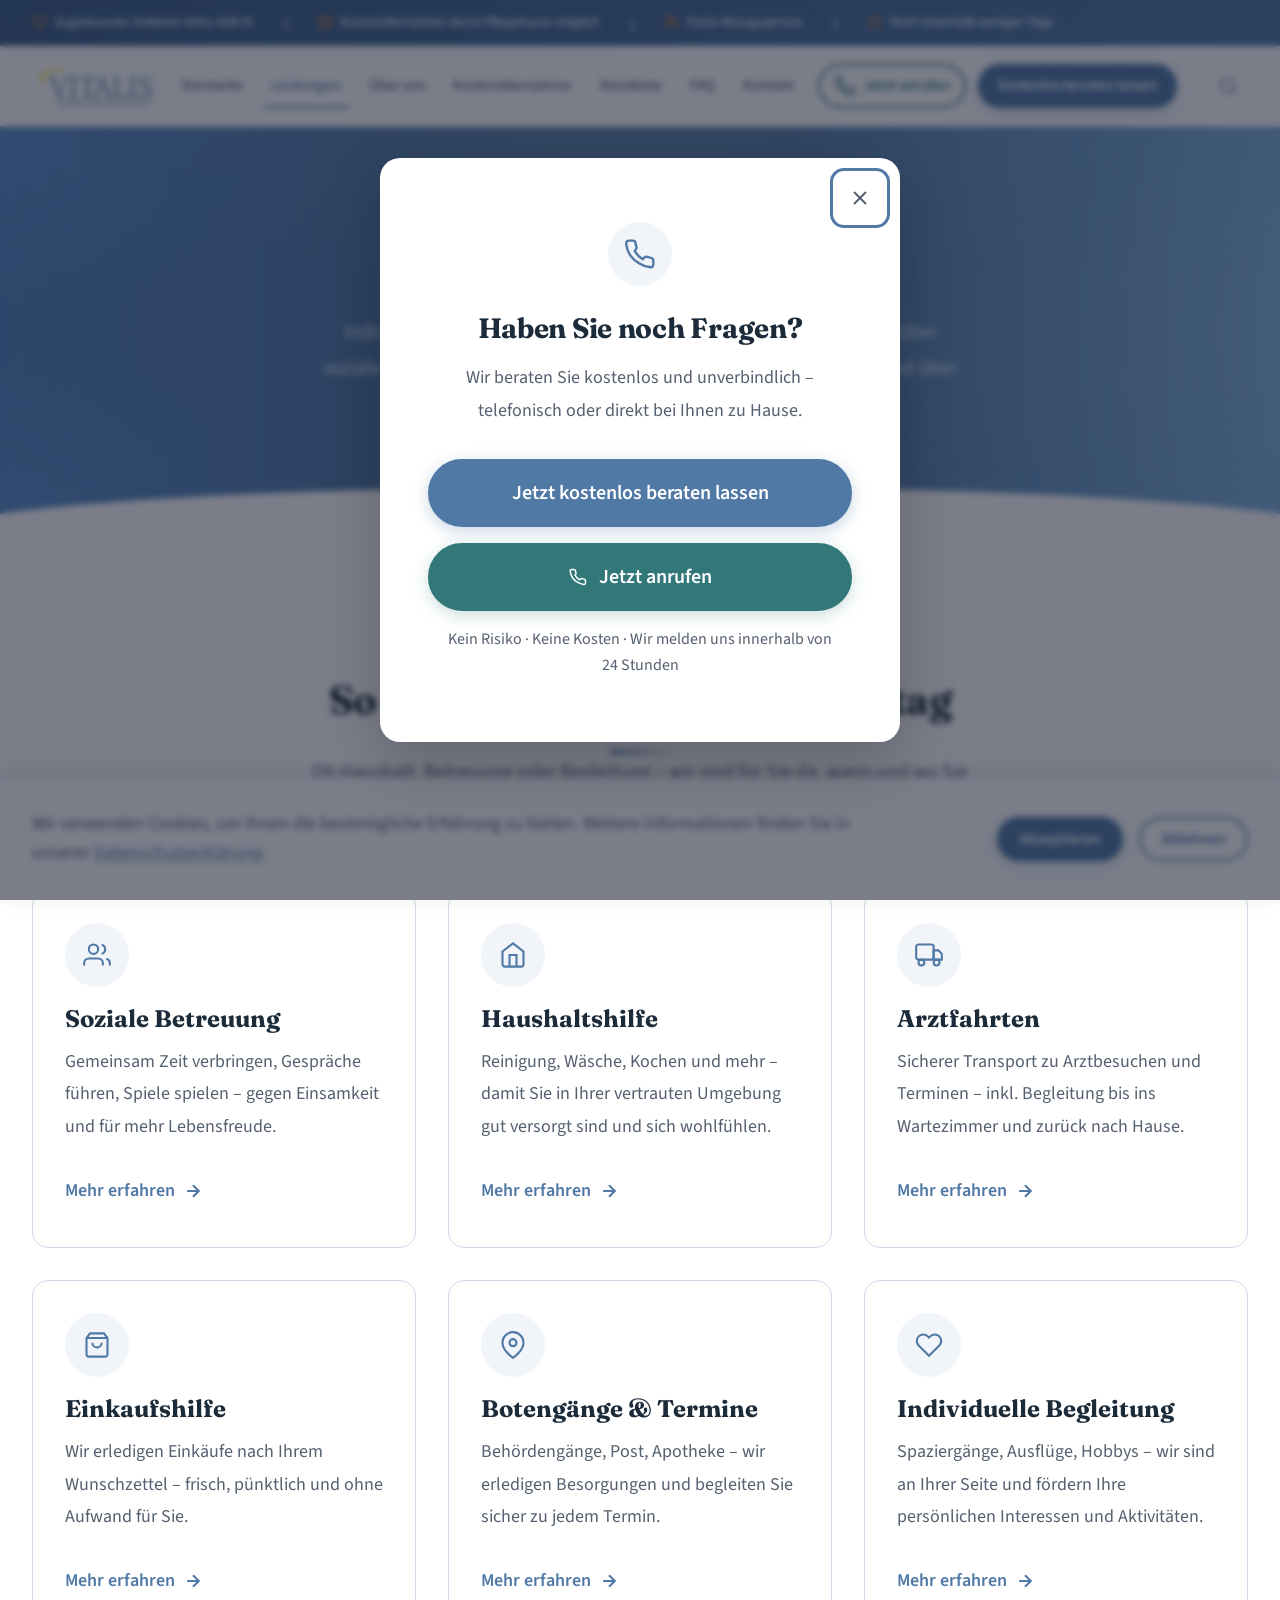
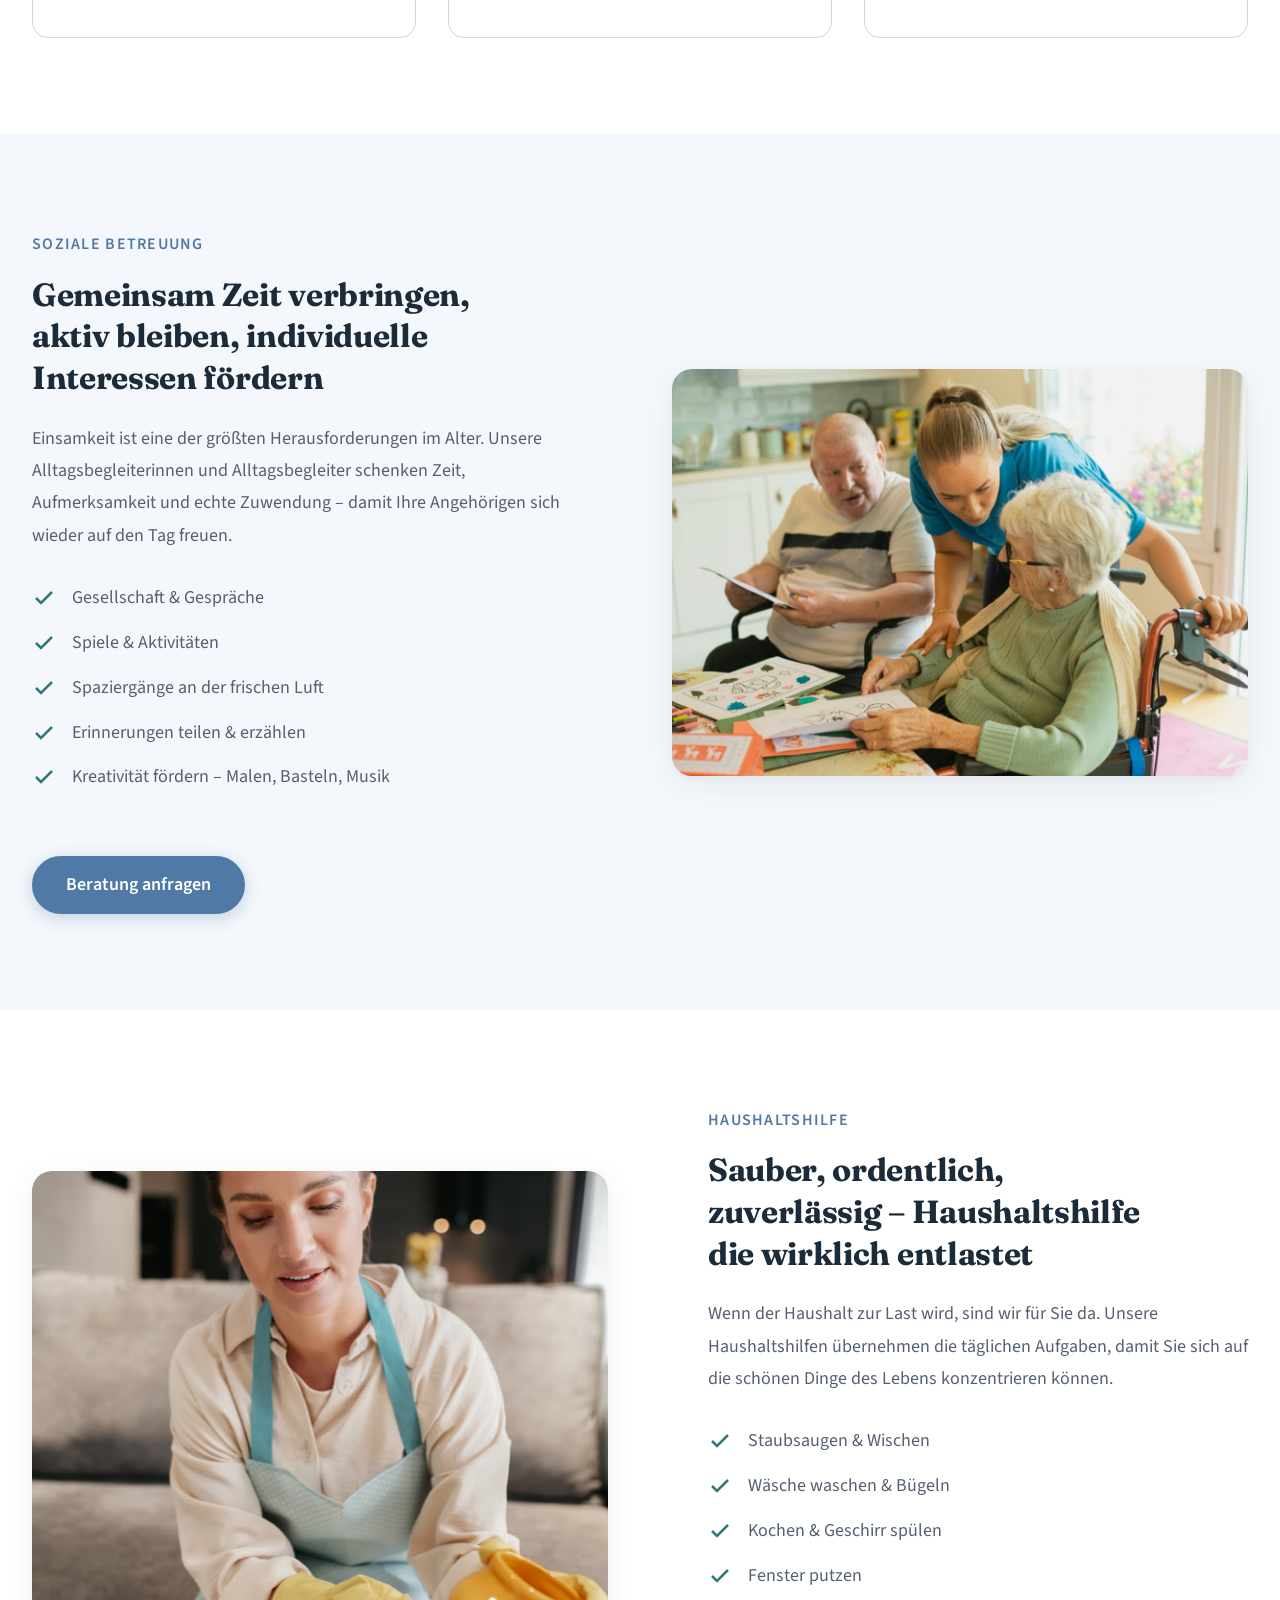
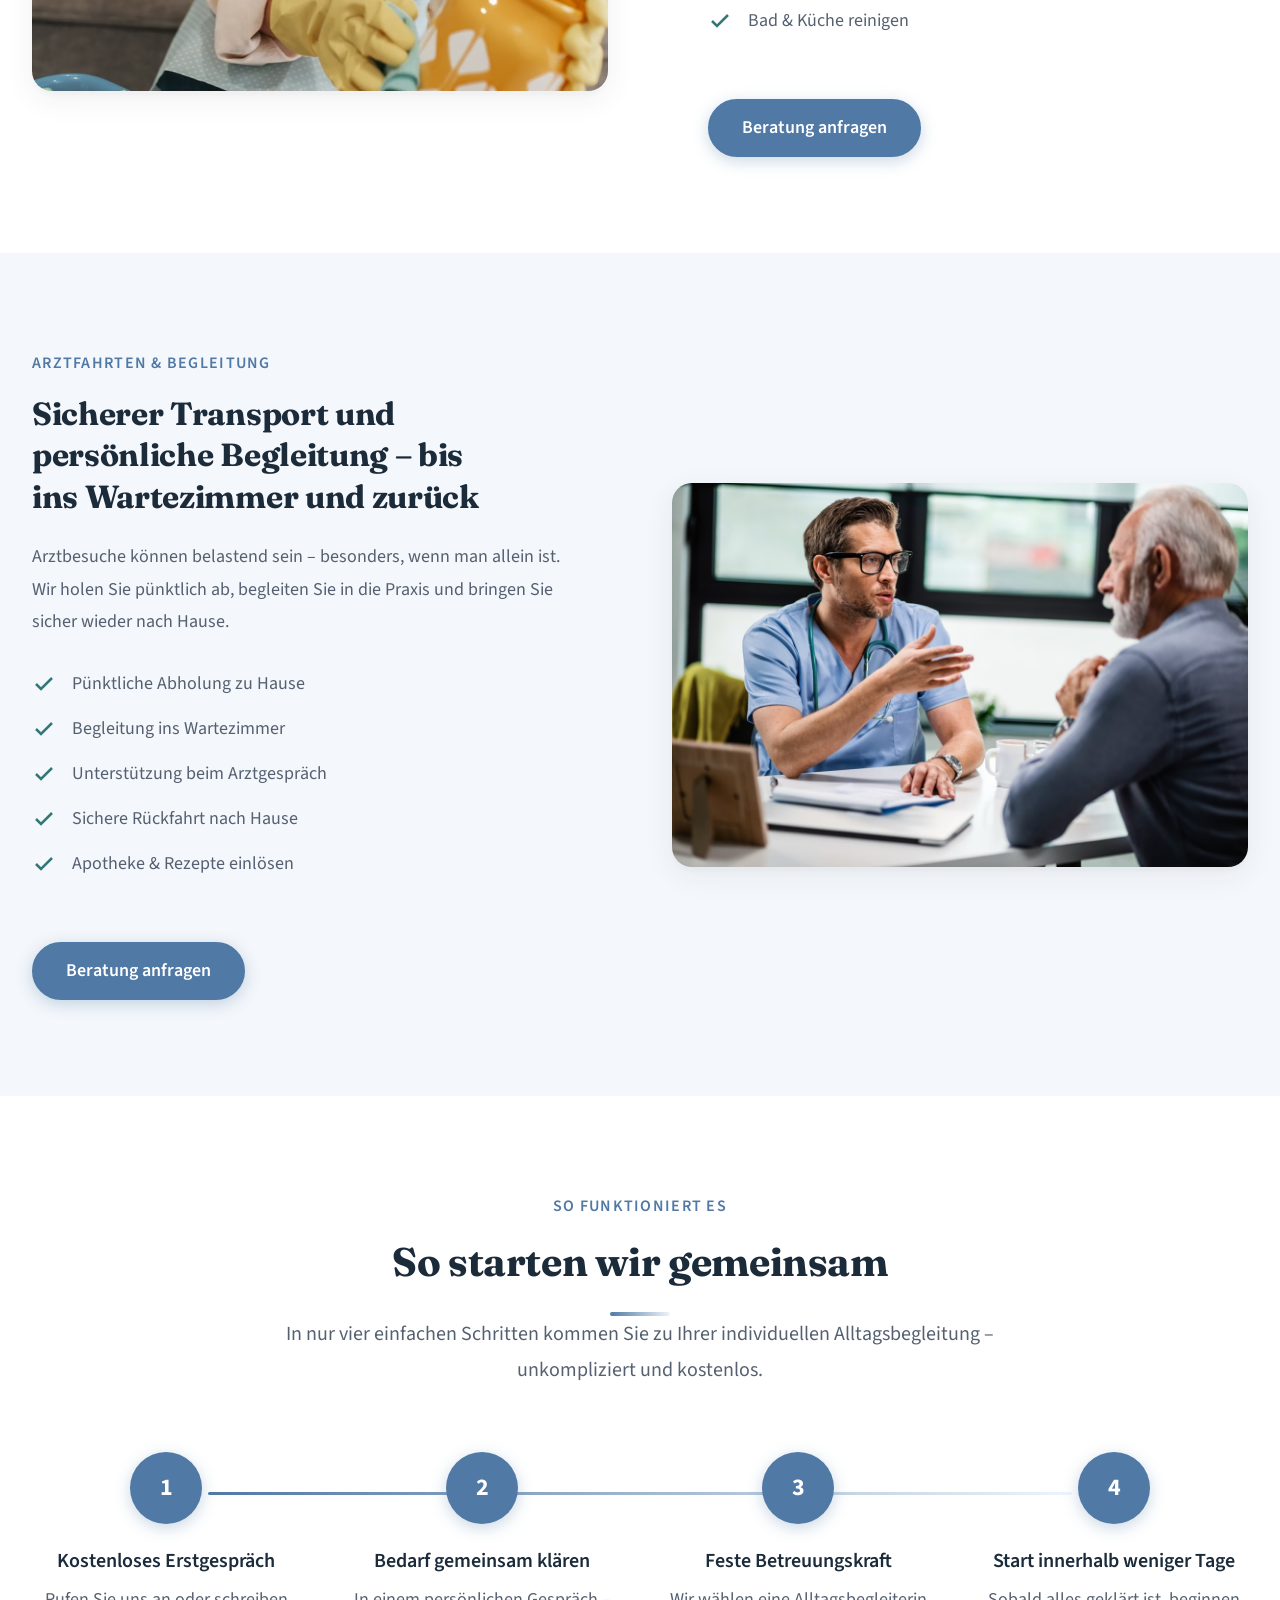
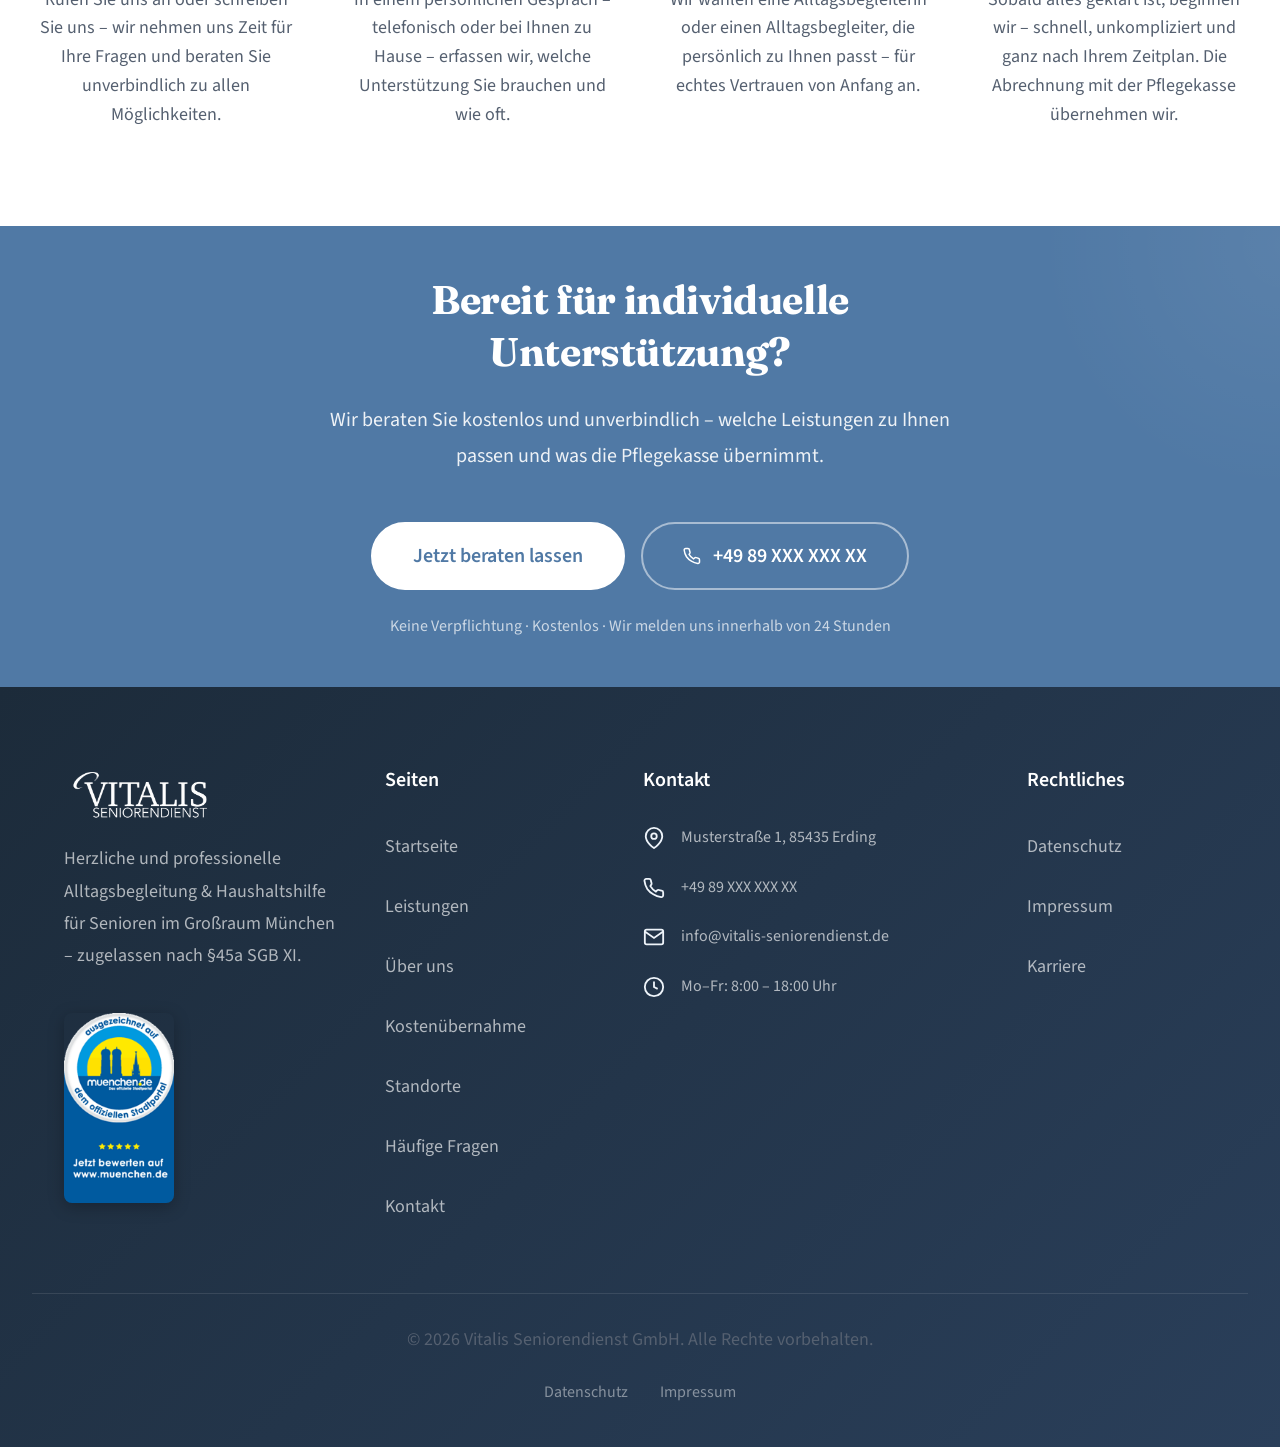
<file: leistungen.html>
<!DOCTYPE html>
<html lang="de">
<head>
  <meta charset="UTF-8" />
  <meta name="viewport" content="width=device-width, initial-scale=1.0" />
  <title>Unsere Leistungen – Alltagsbegleitung & Haushaltshilfe | Vitalis Seniorendienst</title>
  <meta name="description" content="Entdecken Sie unsere Leistungen: Haushaltshilfe, soziale Betreuung, Arztfahrten, Einkaufshilfe und individuelle Alltagsbegleitung für Senioren im Raum München." />
  <meta name="keywords" content="Haushaltshilfe Senioren, Alltagsbegleitung München, Arztfahrten, soziale Betreuung, §45a SGB XI" />
  <!-- TODO: Domain bestätigen, falls abweichend von vitalis-seniorendienst.de -->
  <link rel="canonical" href="https://www.vitalis-seniorendienst.de/leistungen.html" />

  <!-- Open Graph / Social Sharing -->
  <meta property="og:type" content="website" />
  <meta property="og:locale" content="de_DE" />
  <meta property="og:site_name" content="Vitalis Seniorendienst" />
  <meta property="og:title" content="Unsere Leistungen – Alltagsbegleitung & Haushaltshilfe | Vitalis Seniorendienst" />
  <meta property="og:description" content="Haushaltshilfe, soziale Betreuung, Arztfahrten und individuelle Alltagsbegleitung für Senioren im Raum München. Viele Leistungen über die Pflegekasse erstattungsfähig." />
  <meta property="og:url" content="https://www.vitalis-seniorendienst.de/leistungen.html" />
  <meta property="og:image" content="https://www.vitalis-seniorendienst.de/images/soziale-betreuung.jpg" />
  <meta name="twitter:card" content="summary_large_image" />

  <link rel="preload" href="assets/fonts/source-sans-3-latin.woff2" as="font" type="font/woff2" crossorigin />
  <link rel="stylesheet" href="css/main.css" />
  <link rel="stylesheet" href="css/components.css" />
  <link rel="stylesheet" href="css/responsive.css" />
</head>
<body>

<a href="#main-content" class="skip-link">Zum Inhalt springen</a>

<!-- ══ HEADER ══════════════════════════════════════════════ -->
<header class="site-header">
  <div class="trust-bar">
    <div class="trust-bar__inner container">
      <span class="trust-bar__item">
        <svg width="15" height="15" viewBox="0 0 24 24" fill="none" stroke="currentColor" stroke-width="2.5" aria-hidden="true"><path d="M12 22s8-4 8-10V5l-8-3-8 3v7c0 6 8 10 8 10z"/></svg>
        Zugelassener Anbieter §45a SGB XI
      </span>
      <span class="trust-bar__divider" aria-hidden="true">|</span>
      <span class="trust-bar__item">
        <svg width="15" height="15" viewBox="0 0 24 24" fill="none" stroke="currentColor" stroke-width="2.5" aria-hidden="true"><rect x="2" y="5" width="20" height="14" rx="2"/><line x1="2" y1="10" x2="22" y2="10"/></svg>
        Kostenübernahme durch Pflegekasse möglich
      </span>
      <span class="trust-bar__divider" aria-hidden="true">|</span>
      <span class="trust-bar__item">
        <svg width="15" height="15" viewBox="0 0 24 24" fill="none" stroke="currentColor" stroke-width="2.5" aria-hidden="true"><path d="M17 21v-2a4 4 0 0 0-4-4H5a4 4 0 0 0-4 4v2"/><circle cx="9" cy="7" r="4"/><path d="M23 21v-2a4 4 0 0 0-3-3.87"/><path d="M16 3.13a4 4 0 0 1 0 7.75"/></svg>
        Feste Bezugsperson
      </span>
      <span class="trust-bar__divider" aria-hidden="true">|</span>
      <span class="trust-bar__item">
        <svg width="15" height="15" viewBox="0 0 24 24" fill="none" stroke="currentColor" stroke-width="2.5" aria-hidden="true"><circle cx="12" cy="12" r="10"/><polyline points="12 6 12 12 16 14"/></svg>
        Start innerhalb weniger Tage
      </span>
    </div>
  </div>
  <nav class="nav" role="navigation" aria-label="Hauptnavigation">
    <div class="nav__inner container">
      <a href="index.html" class="nav__logo" aria-label="Vitalis Seniorendienst – Startseite">
        <img src="images/vitalis-logo.avif" alt="Vitalis Seniorendienst" class="nav__logo-img" width="160" height="48" loading="eager">
      </a>
      <button class="nav__hamburger" aria-label="Menü öffnen" aria-expanded="false" aria-controls="nav-menu">
        <span></span><span></span><span></span>
      </button>
      <ul class="nav__links" id="nav-menu" role="list">
        <li><a href="index.html" class="nav__link">Startseite</a></li>
        <li><a href="leistungen.html" class="nav__link is-active" aria-current="page">Leistungen</a></li>
        <li><a href="ueber-uns.html" class="nav__link">Über uns</a></li>
        <li><a href="kostenuebernahme.html" class="nav__link">Kostenübernahme</a></li>
        <li><a href="standorte.html" class="nav__link">Standorte</a></li>
        <li><a href="faq.html" class="nav__link">FAQ</a></li>
        <li><a href="kontakt.html" class="nav__link">Kontakt</a></li>
      </ul>
      <button class="nav__search-btn" id="searchOpen" aria-label="Suche öffnen" type="button">
        <svg width="20" height="20" viewBox="0 0 24 24" fill="none" stroke="currentColor" stroke-width="2" aria-hidden="true"><circle cx="11" cy="11" r="8"/><line x1="21" y1="21" x2="16.65" y2="16.65"/></svg>
      </button>
      <div class="nav__search-wrap" id="navSearchWrap">
        <div class="nav__search-bar">
          <svg width="18" height="18" viewBox="0 0 24 24" fill="none" stroke="currentColor" stroke-width="2" aria-hidden="true"><circle cx="11" cy="11" r="8"/><line x1="21" y1="21" x2="16.65" y2="16.65"/></svg>
          <input type="search" id="searchInput" class="nav__search-input" placeholder="Seite suchen…" autocomplete="off" spellcheck="false" aria-label="Suche" />
          <button class="nav__search-close" id="searchClose" aria-label="Suche schließen" type="button"><svg width="14" height="14" viewBox="0 0 24 24" fill="none" stroke="currentColor" stroke-width="2.5"><line x1="18" y1="6" x2="6" y2="18"/><line x1="6" y1="6" x2="18" y2="18"/></svg></button>
        </div>
        <div class="nav__search-dropdown" id="searchDropdown">
          <ul id="searchResults" class="nav__search-results" role="listbox"></ul>
          <p id="searchEmpty" class="nav__search-empty" hidden>Keine Ergebnisse gefunden.</p>
        </div>
      </div>
      <div class="nav__actions">
        <a href="tel:+4989XXXXXXXX" class="nav__phone">
          <svg width="18" height="18" viewBox="0 0 24 24" fill="none" stroke="currentColor" stroke-width="2" aria-hidden="true"><path d="M22 16.92v3a2 2 0 0 1-2.18 2 19.79 19.79 0 0 1-8.63-3.07A19.5 19.5 0 0 1 4.69 13a19.79 19.79 0 0 1-3.07-8.67A2 2 0 0 1 3.6 2h3a2 2 0 0 1 2 1.72c.127.96.361 1.903.7 2.81a2 2 0 0 1-.45 2.11L8.09 9.91a16 16 0 0 0 6 6l1.27-1.27a2 2 0 0 1 2.11-.45c.907.339 1.85.573 2.81.7A2 2 0 0 1 22 16.92z"/></svg>
          Jetzt anrufen
        </a>
        <a href="kontakt.html" class="btn btn-primary btn-nav">Kostenlos beraten lassen</a>
      </div>
    </div>
  </nav>
  <div class="nav-overlay" aria-hidden="true"></div>
</header>

<!-- ══ HAUPTINHALT ═════════════════════════════════════════ -->
<main id="main-content">

  <!-- PAGE HEADER ──────────────────────────────────────── -->
  <section class="page-header page-header--leistungen">
    <div class="container">
      <nav class="page-header__breadcrumb" aria-label="Breadcrumb"><a href="index.html">Startseite</a> / Leistungen</nav>
      <h1 class="page-header__title">Unsere Leistungen</h1>
      <p>Individuelle Unterstützung, die wirklich passt – von Haushaltshilfe über soziale Betreuung bis zur Arztbegleitung. Viele unserer Leistungen sind über die Pflegekasse erstattungsfähig.</p>
    </div>
  </section>

  <!-- LEISTUNGEN ÜBERSICHT ────────────────────────────── -->
  <section class="section bg-white" aria-labelledby="leistungen-uebersicht-heading">
    <div class="container">
      <div class="section-header">
        <span class="section-header__label">Unsere Leistungen im Überblick</span>
        <h2 class="section-header__title" id="leistungen-uebersicht-heading">So unterstützen wir Sie im Alltag</h2>
        <div class="section-header__accent" aria-hidden="true"></div>
        <p class="section-header__text">Ob Haushalt, Betreuung oder Begleitung – wir sind für Sie da, wann und wo Sie uns brauchen.</p>
      </div>
      <div class="grid grid-3 stagger-children mt-3xl">
        <article class="feature-card fade-in" id="soziale-betreuung">
          <div class="feature-card__icon" aria-hidden="true">
            <svg width="32" height="32" viewBox="0 0 24 24" fill="none" stroke="currentColor" stroke-width="1.8"><path d="M17 21v-2a4 4 0 0 0-4-4H5a4 4 0 0 0-4 4v2"/><circle cx="9" cy="7" r="4"/><path d="M23 21v-2a4 4 0 0 0-3-3.87"/><path d="M16 3.13a4 4 0 0 1 0 7.75"/></svg>
          </div>
          <h3 class="feature-card__title">Soziale Betreuung</h3>
          <p class="feature-card__text">Gemeinsam Zeit verbringen, Gespräche führen, Spiele spielen – gegen Einsamkeit und für mehr Lebensfreude.</p>
          <button class="feature-card__toggle" aria-expanded="false" aria-controls="soziale-betreuung-expand">
            Mehr erfahren
            <svg width="16" height="16" viewBox="0 0 24 24" fill="none" stroke="currentColor" stroke-width="2.5" aria-hidden="true"><line x1="5" y1="12" x2="19" y2="12"/><polyline points="12 5 19 12 12 19"/></svg>
          </button>
          <div id="soziale-betreuung-expand" class="feature-card__expand" hidden>
            <ul role="list">
              <li>
                <svg width="18" height="18" viewBox="0 0 24 24" fill="none" stroke="currentColor" stroke-width="2.5" aria-hidden="true"><polyline points="20 6 9 17 4 12"/></svg>
                Gesellschaft &amp; Gespräche
              </li>
              <li>
                <svg width="18" height="18" viewBox="0 0 24 24" fill="none" stroke="currentColor" stroke-width="2.5" aria-hidden="true"><polyline points="20 6 9 17 4 12"/></svg>
                Spiele &amp; Aktivitäten
              </li>
              <li>
                <svg width="18" height="18" viewBox="0 0 24 24" fill="none" stroke="currentColor" stroke-width="2.5" aria-hidden="true"><polyline points="20 6 9 17 4 12"/></svg>
                Spaziergänge an der frischen Luft
              </li>
              <li>
                <svg width="18" height="18" viewBox="0 0 24 24" fill="none" stroke="currentColor" stroke-width="2.5" aria-hidden="true"><polyline points="20 6 9 17 4 12"/></svg>
                Kreativität – Malen, Basteln, Musik
              </li>
            </ul>
          </div>
        </article>
        <article class="feature-card fade-in" id="haushaltshilfe">
          <div class="feature-card__icon" aria-hidden="true">
            <svg width="32" height="32" viewBox="0 0 24 24" fill="none" stroke="currentColor" stroke-width="1.8"><path d="M3 9l9-7 9 7v11a2 2 0 0 1-2 2H5a2 2 0 0 1-2-2z"/><polyline points="9 22 9 12 15 12 15 22"/></svg>
          </div>
          <h3 class="feature-card__title">Haushaltshilfe</h3>
          <p class="feature-card__text">Reinigung, Wäsche, Kochen und mehr – damit Sie in Ihrer vertrauten Umgebung gut versorgt sind und sich wohlfühlen.</p>
          <button class="feature-card__toggle" aria-expanded="false" aria-controls="haushaltshilfe-expand">
            Mehr erfahren
            <svg width="16" height="16" viewBox="0 0 24 24" fill="none" stroke="currentColor" stroke-width="2.5" aria-hidden="true"><line x1="5" y1="12" x2="19" y2="12"/><polyline points="12 5 19 12 12 19"/></svg>
          </button>
          <div id="haushaltshilfe-expand" class="feature-card__expand" hidden>
            <ul role="list">
              <li>
                <svg width="18" height="18" viewBox="0 0 24 24" fill="none" stroke="currentColor" stroke-width="2.5" aria-hidden="true"><polyline points="20 6 9 17 4 12"/></svg>
                Staubsaugen &amp; Wischen
              </li>
              <li>
                <svg width="18" height="18" viewBox="0 0 24 24" fill="none" stroke="currentColor" stroke-width="2.5" aria-hidden="true"><polyline points="20 6 9 17 4 12"/></svg>
                Wäsche waschen &amp; Bügeln
              </li>
              <li>
                <svg width="18" height="18" viewBox="0 0 24 24" fill="none" stroke="currentColor" stroke-width="2.5" aria-hidden="true"><polyline points="20 6 9 17 4 12"/></svg>
                Kochen &amp; Geschirr spülen
              </li>
              <li>
                <svg width="18" height="18" viewBox="0 0 24 24" fill="none" stroke="currentColor" stroke-width="2.5" aria-hidden="true"><polyline points="20 6 9 17 4 12"/></svg>
                Bad &amp; Küche reinigen
              </li>
            </ul>
          </div>
        </article>
        <article class="feature-card fade-in" id="arztfahrten">
          <div class="feature-card__icon" aria-hidden="true">
            <svg width="32" height="32" viewBox="0 0 24 24" fill="none" stroke="currentColor" stroke-width="1.8"><rect x="1" y="3" width="15" height="13" rx="2"/><polygon points="16 8 20 8 23 11 23 16 16 16 16 8"/><circle cx="5.5" cy="18.5" r="2.5"/><circle cx="18.5" cy="18.5" r="2.5"/></svg>
          </div>
          <h3 class="feature-card__title">Arztfahrten</h3>
          <p class="feature-card__text">Sicherer Transport zu Arztbesuchen und Terminen – inkl. Begleitung bis ins Wartezimmer und zurück nach Hause.</p>
          <button class="feature-card__toggle" aria-expanded="false" aria-controls="arztfahrten-expand">
            Mehr erfahren
            <svg width="16" height="16" viewBox="0 0 24 24" fill="none" stroke="currentColor" stroke-width="2.5" aria-hidden="true"><line x1="5" y1="12" x2="19" y2="12"/><polyline points="12 5 19 12 12 19"/></svg>
          </button>
          <div id="arztfahrten-expand" class="feature-card__expand" hidden>
            <ul role="list">
              <li>
                <svg width="18" height="18" viewBox="0 0 24 24" fill="none" stroke="currentColor" stroke-width="2.5" aria-hidden="true"><polyline points="20 6 9 17 4 12"/></svg>
                Pünktliche Abholung zu Hause
              </li>
              <li>
                <svg width="18" height="18" viewBox="0 0 24 24" fill="none" stroke="currentColor" stroke-width="2.5" aria-hidden="true"><polyline points="20 6 9 17 4 12"/></svg>
                Begleitung ins Wartezimmer
              </li>
              <li>
                <svg width="18" height="18" viewBox="0 0 24 24" fill="none" stroke="currentColor" stroke-width="2.5" aria-hidden="true"><polyline points="20 6 9 17 4 12"/></svg>
                Unterstützung beim Arztgespräch
              </li>
              <li>
                <svg width="18" height="18" viewBox="0 0 24 24" fill="none" stroke="currentColor" stroke-width="2.5" aria-hidden="true"><polyline points="20 6 9 17 4 12"/></svg>
                Sichere Rückfahrt nach Hause
              </li>
            </ul>
          </div>
        </article>
        <article class="feature-card fade-in" id="einkaufshilfe">
          <div class="feature-card__icon" aria-hidden="true">
            <svg width="32" height="32" viewBox="0 0 24 24" fill="none" stroke="currentColor" stroke-width="1.8"><path d="M6 2L3 6v14a2 2 0 0 0 2 2h14a2 2 0 0 0 2-2V6l-3-4z"/><line x1="3" y1="6" x2="21" y2="6"/><path d="M16 10a4 4 0 0 1-8 0"/></svg>
          </div>
          <h3 class="feature-card__title">Einkaufshilfe</h3>
          <p class="feature-card__text">Wir erledigen Einkäufe nach Ihrem Wunschzettel – frisch, pünktlich und ohne Aufwand für Sie.</p>
          <button class="feature-card__toggle" aria-expanded="false" aria-controls="einkaufshilfe-detail">
            Mehr erfahren
            <svg width="16" height="16" viewBox="0 0 24 24" fill="none" stroke="currentColor" stroke-width="2.5" aria-hidden="true"><line x1="5" y1="12" x2="19" y2="12"/><polyline points="12 5 19 12 12 19"/></svg>
          </button>
          <div id="einkaufshilfe-detail" class="feature-card__expand" hidden>
            <ul role="list">
              <li>
                <svg width="18" height="18" viewBox="0 0 24 24" fill="none" stroke="currentColor" stroke-width="2.5" aria-hidden="true"><polyline points="20 6 9 17 4 12"/></svg>
                Einkäufe nach Wunschzettel
              </li>
              <li>
                <svg width="18" height="18" viewBox="0 0 24 24" fill="none" stroke="currentColor" stroke-width="2.5" aria-hidden="true"><polyline points="20 6 9 17 4 12"/></svg>
                Frische Lebensmittel &amp; Drogerie
              </li>
              <li>
                <svg width="18" height="18" viewBox="0 0 24 24" fill="none" stroke="currentColor" stroke-width="2.5" aria-hidden="true"><polyline points="20 6 9 17 4 12"/></svg>
                Apotheke &amp; Rezeptabholung
              </li>
              <li>
                <svg width="18" height="18" viewBox="0 0 24 24" fill="none" stroke="currentColor" stroke-width="2.5" aria-hidden="true"><polyline points="20 6 9 17 4 12"/></svg>
                Zuverlässig zu vereinbarten Zeiten
              </li>
            </ul>
          </div>
        </article>
        <article class="feature-card fade-in" id="botengaenge">
          <div class="feature-card__icon" aria-hidden="true">
            <svg width="32" height="32" viewBox="0 0 24 24" fill="none" stroke="currentColor" stroke-width="1.8"><path d="M21 10c0 7-9 13-9 13s-9-6-9-13a9 9 0 0 1 18 0z"/><circle cx="12" cy="10" r="3"/></svg>
          </div>
          <h3 class="feature-card__title">Botengänge &amp; Termine</h3>
          <p class="feature-card__text">Behördengänge, Post, Apotheke – wir erledigen Besorgungen und begleiten Sie sicher zu jedem Termin.</p>
          <button class="feature-card__toggle" aria-expanded="false" aria-controls="botengaenge-detail">
            Mehr erfahren
            <svg width="16" height="16" viewBox="0 0 24 24" fill="none" stroke="currentColor" stroke-width="2.5" aria-hidden="true"><line x1="5" y1="12" x2="19" y2="12"/><polyline points="12 5 19 12 12 19"/></svg>
          </button>
          <div id="botengaenge-detail" class="feature-card__expand" hidden>
            <ul role="list">
              <li>
                <svg width="18" height="18" viewBox="0 0 24 24" fill="none" stroke="currentColor" stroke-width="2.5" aria-hidden="true"><polyline points="20 6 9 17 4 12"/></svg>
                Behördengänge &amp; Ämter
              </li>
              <li>
                <svg width="18" height="18" viewBox="0 0 24 24" fill="none" stroke="currentColor" stroke-width="2.5" aria-hidden="true"><polyline points="20 6 9 17 4 12"/></svg>
                Postservice &amp; Pakete
              </li>
              <li>
                <svg width="18" height="18" viewBox="0 0 24 24" fill="none" stroke="currentColor" stroke-width="2.5" aria-hidden="true"><polyline points="20 6 9 17 4 12"/></svg>
                Begleitung zu Terminen aller Art
              </li>
              <li>
                <svg width="18" height="18" viewBox="0 0 24 24" fill="none" stroke="currentColor" stroke-width="2.5" aria-hidden="true"><polyline points="20 6 9 17 4 12"/></svg>
                Sonstige Besorgungen auf Wunsch
              </li>
            </ul>
          </div>
        </article>
        <article class="feature-card fade-in">
          <div class="feature-card__icon" aria-hidden="true">
            <svg width="32" height="32" viewBox="0 0 24 24" fill="none" stroke="currentColor" stroke-width="1.8"><path d="M20.84 4.61a5.5 5.5 0 0 0-7.78 0L12 5.67l-1.06-1.06a5.5 5.5 0 0 0-7.78 7.78l1.06 1.06L12 21.23l7.78-7.78 1.06-1.06a5.5 5.5 0 0 0 0-7.78z"/></svg>
          </div>
          <h3 class="feature-card__title">Individuelle Begleitung</h3>
          <p class="feature-card__text">Spaziergänge, Ausflüge, Hobbys – wir sind an Ihrer Seite und fördern Ihre persönlichen Interessen und Aktivitäten.</p>
          <button class="feature-card__toggle" aria-expanded="false" aria-controls="individuelle-expand">
            Mehr erfahren
            <svg width="16" height="16" viewBox="0 0 24 24" fill="none" stroke="currentColor" stroke-width="2.5" aria-hidden="true"><line x1="5" y1="12" x2="19" y2="12"/><polyline points="12 5 19 12 12 19"/></svg>
          </button>
          <div id="individuelle-expand" class="feature-card__expand" hidden>
            <ul role="list">
              <li>
                <svg width="18" height="18" viewBox="0 0 24 24" fill="none" stroke="currentColor" stroke-width="2.5" aria-hidden="true"><polyline points="20 6 9 17 4 12"/></svg>
                Spaziergänge &amp; Ausflüge
              </li>
              <li>
                <svg width="18" height="18" viewBox="0 0 24 24" fill="none" stroke="currentColor" stroke-width="2.5" aria-hidden="true"><polyline points="20 6 9 17 4 12"/></svg>
                Hobbys &amp; persönliche Interessen fördern
              </li>
              <li>
                <svg width="18" height="18" viewBox="0 0 24 24" fill="none" stroke="currentColor" stroke-width="2.5" aria-hidden="true"><polyline points="20 6 9 17 4 12"/></svg>
                Gemeinsame Aktivitäten nach Ihren Wünschen
              </li>
            </ul>
          </div>
        </article>
      </div>
    </div>
  </section>

  <!-- FEATURE: SOZIALE BETREUUNG ─────────────────────── -->
  <section class="section bg-ink" id="soziale-betreuung-detail" aria-labelledby="soziale-betreuung-heading">
    <div class="container">
      <div class="feature-section">
        <div class="feature-section__content fade-in-left">
          <span class="feature-section__label">Soziale Betreuung</span>
          <h2 class="feature-section__title" id="soziale-betreuung-heading">Gemeinsam Zeit verbringen, aktiv bleiben, individuelle Interessen fördern</h2>
          <p class="feature-section__text">Einsamkeit ist eine der größten Herausforderungen im Alter. Unsere Alltagsbegleiterinnen und Alltagsbegleiter schenken Zeit, Aufmerksamkeit und echte Zuwendung – damit Ihre Angehörigen sich wieder auf den Tag freuen.</p>
          <ul class="feature-section__list" role="list">
            <li class="feature-section__list-item">
              <svg width="20" height="20" viewBox="0 0 24 24" fill="none" stroke="currentColor" stroke-width="2.5" aria-hidden="true"><polyline points="20 6 9 17 4 12"/></svg>
              Gesellschaft &amp; Gespräche
            </li>
            <li class="feature-section__list-item">
              <svg width="20" height="20" viewBox="0 0 24 24" fill="none" stroke="currentColor" stroke-width="2.5" aria-hidden="true"><polyline points="20 6 9 17 4 12"/></svg>
              Spiele &amp; Aktivitäten
            </li>
            <li class="feature-section__list-item">
              <svg width="20" height="20" viewBox="0 0 24 24" fill="none" stroke="currentColor" stroke-width="2.5" aria-hidden="true"><polyline points="20 6 9 17 4 12"/></svg>
              Spaziergänge an der frischen Luft
            </li>
            <li class="feature-section__list-item">
              <svg width="20" height="20" viewBox="0 0 24 24" fill="none" stroke="currentColor" stroke-width="2.5" aria-hidden="true"><polyline points="20 6 9 17 4 12"/></svg>
              Erinnerungen teilen &amp; erzählen
            </li>
            <li class="feature-section__list-item">
              <svg width="20" height="20" viewBox="0 0 24 24" fill="none" stroke="currentColor" stroke-width="2.5" aria-hidden="true"><polyline points="20 6 9 17 4 12"/></svg>
              Kreativität fördern – Malen, Basteln, Musik
            </li>
          </ul>
          <a href="kontakt.html" class="btn btn-primary mt-xl">Beratung anfragen</a>
        </div>
        <div class="feature-section__image fade-in-right">
          <picture>
            <source srcset="images/soziale-betreuung.avif" type="image/avif" />
            <img
              src="images/soziale-betreuung.jpg"
              alt="Betreuerin hilft zwei älteren Menschen beim gemeinsamen Basteln"
              width="1200" height="848"
              loading="lazy" decoding="async"
            />
          </picture>
        </div>
      </div>
    </div>
  </section>

  <!-- FEATURE: HAUSHALTSHILFE ────────────────────────── -->
  <section class="section bg-white" id="haushaltshilfe-detail" aria-labelledby="haushaltshilfe-heading">
    <div class="container">
      <div class="feature-section feature-section--reverse">
        <div class="feature-section__content fade-in-right">
          <span class="feature-section__label">Haushaltshilfe</span>
          <h2 class="feature-section__title" id="haushaltshilfe-heading">Sauber, ordentlich, zuverlässig – Haushaltshilfe die wirklich entlastet</h2>
          <p class="feature-section__text">Wenn der Haushalt zur Last wird, sind wir für Sie da. Unsere Haushaltshilfen übernehmen die täglichen Aufgaben, damit Sie sich auf die schönen Dinge des Lebens konzentrieren können.</p>
          <ul class="feature-section__list" role="list">
            <li class="feature-section__list-item">
              <svg width="20" height="20" viewBox="0 0 24 24" fill="none" stroke="currentColor" stroke-width="2.5" aria-hidden="true"><polyline points="20 6 9 17 4 12"/></svg>
              Staubsaugen &amp; Wischen
            </li>
            <li class="feature-section__list-item">
              <svg width="20" height="20" viewBox="0 0 24 24" fill="none" stroke="currentColor" stroke-width="2.5" aria-hidden="true"><polyline points="20 6 9 17 4 12"/></svg>
              Wäsche waschen &amp; Bügeln
            </li>
            <li class="feature-section__list-item">
              <svg width="20" height="20" viewBox="0 0 24 24" fill="none" stroke="currentColor" stroke-width="2.5" aria-hidden="true"><polyline points="20 6 9 17 4 12"/></svg>
              Kochen &amp; Geschirr spülen
            </li>
            <li class="feature-section__list-item">
              <svg width="20" height="20" viewBox="0 0 24 24" fill="none" stroke="currentColor" stroke-width="2.5" aria-hidden="true"><polyline points="20 6 9 17 4 12"/></svg>
              Fenster putzen
            </li>
            <li class="feature-section__list-item">
              <svg width="20" height="20" viewBox="0 0 24 24" fill="none" stroke="currentColor" stroke-width="2.5" aria-hidden="true"><polyline points="20 6 9 17 4 12"/></svg>
              Bad &amp; Küche reinigen
            </li>
          </ul>
          <a href="kontakt.html" class="btn btn-primary mt-xl">Beratung anfragen</a>
        </div>
        <div class="feature-section__image fade-in-left">
          <picture>
            <source srcset="images/haushaltshilfe.avif" type="image/avif" />
            <img
              src="images/haushaltshilfe.jpg"
              alt="Haushaltshilfe reinigt sorgfältig eine Vase im Wohnzimmer"
              width="798" height="1200"
              loading="lazy" decoding="async"
            />
          </picture>
        </div>
      </div>
    </div>
  </section>

  <!-- FEATURE: ARZTFAHRTEN ───────────────────────────── -->
  <section class="section bg-ink" id="arztfahrten-detail" aria-labelledby="arztfahrten-heading">
    <div class="container">
      <div class="feature-section">
        <div class="feature-section__content fade-in-left">
          <span class="feature-section__label">Arztfahrten &amp; Begleitung</span>
          <h2 class="feature-section__title" id="arztfahrten-heading">Sicherer Transport und persönliche Begleitung – bis ins Wartezimmer und zurück</h2>
          <p class="feature-section__text">Arztbesuche können belastend sein – besonders, wenn man allein ist. Wir holen Sie pünktlich ab, begleiten Sie in die Praxis und bringen Sie sicher wieder nach Hause.</p>
          <ul class="feature-section__list" role="list">
            <li class="feature-section__list-item">
              <svg width="20" height="20" viewBox="0 0 24 24" fill="none" stroke="currentColor" stroke-width="2.5" aria-hidden="true"><polyline points="20 6 9 17 4 12"/></svg>
              Pünktliche Abholung zu Hause
            </li>
            <li class="feature-section__list-item">
              <svg width="20" height="20" viewBox="0 0 24 24" fill="none" stroke="currentColor" stroke-width="2.5" aria-hidden="true"><polyline points="20 6 9 17 4 12"/></svg>
              Begleitung ins Wartezimmer
            </li>
            <li class="feature-section__list-item">
              <svg width="20" height="20" viewBox="0 0 24 24" fill="none" stroke="currentColor" stroke-width="2.5" aria-hidden="true"><polyline points="20 6 9 17 4 12"/></svg>
              Unterstützung beim Arztgespräch
            </li>
            <li class="feature-section__list-item">
              <svg width="20" height="20" viewBox="0 0 24 24" fill="none" stroke="currentColor" stroke-width="2.5" aria-hidden="true"><polyline points="20 6 9 17 4 12"/></svg>
              Sichere Rückfahrt nach Hause
            </li>
            <li class="feature-section__list-item">
              <svg width="20" height="20" viewBox="0 0 24 24" fill="none" stroke="currentColor" stroke-width="2.5" aria-hidden="true"><polyline points="20 6 9 17 4 12"/></svg>
              Apotheke &amp; Rezepte einlösen
            </li>
          </ul>
          <a href="kontakt.html" class="btn btn-primary mt-xl">Beratung anfragen</a>
        </div>
        <div class="feature-section__image fade-in-right">
          <picture>
            <source srcset="images/arzt-patient.avif" type="image/avif" />
            <img
              src="images/arzt-patient.jpg"
              alt="Arzt im Gespräch mit älterem Patienten in der Praxis"
              width="1200" height="800"
              loading="lazy" decoding="async"
            />
          </picture>
        </div>
      </div>
    </div>
  </section>

  <!-- ABLAUF / STEPS ─────────────────────────────────── -->
  <section class="section bg-white" aria-labelledby="ablauf-heading">
    <div class="container">
      <div class="section-header">
        <span class="section-header__label">So funktioniert es</span>
        <h2 class="section-header__title" id="ablauf-heading">So starten wir gemeinsam</h2>
        <div class="section-header__accent" aria-hidden="true"></div>
        <p class="section-header__text">In nur vier einfachen Schritten kommen Sie zu Ihrer individuellen Alltagsbegleitung – unkompliziert und kostenlos.</p>
      </div>
      <div class="steps stagger-children mt-3xl">
        <div class="step fade-in">
          <div class="step__number" aria-hidden="true">1</div>
          <h3 class="step__title">Kostenloses Erstgespräch</h3>
          <p class="step__text">Rufen Sie uns an oder schreiben Sie uns – wir nehmen uns Zeit für Ihre Fragen und beraten Sie unverbindlich zu allen Möglichkeiten.</p>
        </div>
        <div class="step fade-in">
          <div class="step__number" aria-hidden="true">2</div>
          <h3 class="step__title">Bedarf gemeinsam klären</h3>
          <p class="step__text">In einem persönlichen Gespräch – telefonisch oder bei Ihnen zu Hause – erfassen wir, welche Unterstützung Sie brauchen und wie oft.</p>
        </div>
        <div class="step fade-in">
          <div class="step__number" aria-hidden="true">3</div>
          <h3 class="step__title">Feste Betreuungskraft</h3>
          <p class="step__text">Wir wählen eine Alltagsbegleiterin oder einen Alltagsbegleiter, die persönlich zu Ihnen passt – für echtes Vertrauen von Anfang an.</p>
        </div>
        <div class="step fade-in">
          <div class="step__number" aria-hidden="true">4</div>
          <h3 class="step__title">Start innerhalb weniger Tage</h3>
          <p class="step__text">Sobald alles geklärt ist, beginnen wir – schnell, unkompliziert und ganz nach Ihrem Zeitplan. Die Abrechnung mit der Pflegekasse übernehmen wir.</p>
        </div>
      </div>
    </div>
  </section>

  <!-- CTA SECTION ────────────────────────────────────── -->
  <section class="cta-section" aria-labelledby="cta-heading">
    <div class="cta-section__inner container">
      <h2 class="cta-section__title" id="cta-heading">Bereit für individuelle Unterstützung?</h2>
      <p class="cta-section__text">Wir beraten Sie kostenlos und unverbindlich – welche Leistungen zu Ihnen passen und was die Pflegekasse übernimmt.</p>
      <div class="cta-section__actions">
        <a href="kontakt.html" class="btn btn-white btn-lg">Jetzt beraten lassen</a>
        <a href="tel:+4989XXXXXXXX" class="btn btn-secondary btn-lg" style="border-color:rgba(255,255,255,0.5);color:#fff;">
          <svg width="18" height="18" viewBox="0 0 24 24" fill="none" stroke="currentColor" stroke-width="2" aria-hidden="true"><path d="M22 16.92v3a2 2 0 0 1-2.18 2 19.79 19.79 0 0 1-8.63-3.07A19.5 19.5 0 0 1 4.69 13a19.79 19.79 0 0 1-3.07-8.67A2 2 0 0 1 3.6 2h3a2 2 0 0 1 2 1.72c.127.96.361 1.903.7 2.81a2 2 0 0 1-.45 2.11L8.09 9.91a16 16 0 0 0 6 6l1.27-1.27a2 2 0 0 1 2.11-.45c.907.339 1.85.573 2.81.7A2 2 0 0 1 22 16.92z"/></svg>
          +49 89 XXX XXX XX
        </a>
      </div>
      <p class="cta-section__note">Keine Verpflichtung · Kostenlos · Wir melden uns innerhalb von 24 Stunden</p>
    </div>
  </section>

</main>

<!-- ══ FOOTER ══════════════════════════════════════════════ -->
<footer class="footer">
  <div class="container">
    <div class="footer__grid">
      <div class="footer__brand">
        <a href="index.html" class="footer__logo" aria-label="Vitalis Seniorendienst – Startseite">
          <img src="images/vitalis-logo.avif" alt="Vitalis Seniorendienst" class="footer__logo-img" width="140" height="42" loading="lazy">
        </a>
        <p class="footer__brand-text">Herzliche und professionelle Alltagsbegleitung &amp; Haushaltshilfe für Senioren im Großraum München – zugelassen nach §45a SGB XI.</p>
        <a href="https://branchenbuch.portal.muenchen.de/mhp/1379552/#bewertungen" target="_blank" rel="noopener" class="footer__muenchen-badge" aria-label="Ausgezeichnet auf muenchen.de – Das offizielle Stadtportal">
          <img src="images/muenchen-badge.png" alt="Ausgezeichnet auf muenchen.de – Jetzt bewerten" class="footer__muenchen-badge-img" width="130" height="185" loading="lazy">
        </a>
      </div>
      <div>
        <h3 class="footer__heading">Seiten</h3>
        <ul class="footer__links" role="list">
          <li><a href="index.html" class="footer__link">Startseite</a></li>
          <li><a href="leistungen.html" class="footer__link">Leistungen</a></li>
          <li><a href="ueber-uns.html" class="footer__link">Über uns</a></li>
          <li><a href="kostenuebernahme.html" class="footer__link">Kostenübernahme</a></li>
          <li><a href="standorte.html" class="footer__link">Standorte</a></li>
          <li><a href="faq.html" class="footer__link">Häufige Fragen</a></li>
          <li><a href="kontakt.html" class="footer__link">Kontakt</a></li>
        </ul>
      </div>
      <div>
        <h3 class="footer__heading">Kontakt</h3>
        <address style="font-style: normal;">
          <p class="footer__contact-item">
            <svg width="16" height="16" viewBox="0 0 24 24" fill="none" stroke="currentColor" stroke-width="2" aria-hidden="true"><path d="M21 10c0 7-9 13-9 13s-9-6-9-13a9 9 0 0 1 18 0z"/><circle cx="12" cy="10" r="3"/></svg>
            Musterstraße 1, 85435 Erding
          </p>
          <p class="footer__contact-item">
            <svg width="16" height="16" viewBox="0 0 24 24" fill="none" stroke="currentColor" stroke-width="2" aria-hidden="true"><path d="M22 16.92v3a2 2 0 0 1-2.18 2 19.79 19.79 0 0 1-8.63-3.07A19.5 19.5 0 0 1 4.69 13a19.79 19.79 0 0 1-3.07-8.67A2 2 0 0 1 3.6 2h3a2 2 0 0 1 2 1.72c.127.96.361 1.903.7 2.81a2 2 0 0 1-.45 2.11L8.09 9.91a16 16 0 0 0 6 6l1.27-1.27a2 2 0 0 1 2.11-.45c.907.339 1.85.573 2.81.7A2 2 0 0 1 22 16.92z"/></svg>
            <a href="tel:+4989XXXXXXXX">+49 89 XXX XXX XX</a>
          </p>
          <p class="footer__contact-item">
            <svg width="16" height="16" viewBox="0 0 24 24" fill="none" stroke="currentColor" stroke-width="2" aria-hidden="true"><path d="M4 4h16c1.1 0 2 .9 2 2v12c0 1.1-.9 2-2 2H4c-1.1 0-2-.9-2-2V6c0-1.1.9-2 2-2z"/><polyline points="22,6 12,13 2,6"/></svg>
            <a href="mailto:info@vitalis-seniorendienst.de">info@vitalis-seniorendienst.de</a>
          </p>
          <p class="footer__contact-item">
            <svg width="16" height="16" viewBox="0 0 24 24" fill="none" stroke="currentColor" stroke-width="2" aria-hidden="true"><circle cx="12" cy="12" r="10"/><polyline points="12 6 12 12 16 14"/></svg>
            Mo–Fr: 8:00 – 18:00 Uhr
          </p>
        </address>
      </div>
      <div>
        <h3 class="footer__heading">Rechtliches</h3>
        <ul class="footer__links" role="list">
          <li><a href="datenschutz.html" class="footer__link">Datenschutz</a></li>
          <li><a href="impressum.html" class="footer__link">Impressum</a></li>
          <li><a href="karriere.html" class="footer__link">Karriere</a></li>
        </ul>
      </div>
    </div>
    <div class="footer__bottom">
      <div class="footer__bottom-inner">
        <p>&copy; <span id="year"></span> Vitalis Seniorendienst GmbH. Alle Rechte vorbehalten.</p>
        <div class="footer__bottom-links">
          <a href="datenschutz.html">Datenschutz</a>
          <a href="impressum.html">Impressum</a>
        </div>
      </div>
    </div>
  </div>
</footer>

<!-- ══ COOKIE BANNER ═══════════════════════════════════════ -->
<div id="cookie-banner" class="cookie-banner" role="dialog" aria-label="Cookie-Hinweis" aria-live="polite">
  <div class="cookie-banner__inner">
    <p class="cookie-banner__text">Wir verwenden Cookies, um Ihnen die bestmögliche Erfahrung zu bieten. Weitere Informationen finden Sie in unserer <a href="datenschutz.html">Datenschutzerklärung</a>.</p>
    <div class="cookie-banner__actions">
      <button id="cookie-accept" class="btn btn-primary btn-sm">Akzeptieren</button>
      <button id="cookie-decline" class="btn btn-secondary btn-sm">Ablehnen</button>
    </div>
  </div>
</div>

<!-- ══ FLOATING PHONE ══════════════════════════════════════ -->
<a href="tel:+4989XXXXXXXX" class="floating-phone-btn" aria-label="Jetzt anrufen">
  <svg width="26" height="26" viewBox="0 0 24 24" fill="none" stroke="currentColor" stroke-width="2" aria-hidden="true"><path d="M22 16.92v3a2 2 0 0 1-2.18 2 19.79 19.79 0 0 1-8.63-3.07A19.5 19.5 0 0 1 4.69 13a19.79 19.79 0 0 1-3.07-8.67A2 2 0 0 1 3.6 2h3a2 2 0 0 1 2 1.72c.127.96.361 1.903.7 2.81a2 2 0 0 1-.45 2.11L8.09 9.91a16 16 0 0 0 6 6l1.27-1.27a2 2 0 0 1 2.11-.45c.907.339 1.85.573 2.81.7A2 2 0 0 1 22 16.92z"/></svg>
</a>


<!-- ══ ENGAGEMENT BANNER ════════════════════════════════ -->
<div id="engagement-banner" class="engagement-banner" role="dialog" aria-modal="true" aria-label="Beratungsangebot" aria-hidden="true">
  <div class="engagement-banner__overlay" aria-hidden="true"></div>
  <div class="engagement-banner__box">
    <button class="engagement-banner__close" aria-label="Schließen">
      <svg width="24" height="24" viewBox="0 0 24 24" fill="none" stroke="currentColor" stroke-width="2" aria-hidden="true"><line x1="18" y1="6" x2="6" y2="18"/><line x1="6" y1="6" x2="18" y2="18"/></svg>
    </button>
    <div class="engagement-banner__icon" aria-hidden="true">
      <svg width="32" height="32" viewBox="0 0 24 24" fill="none" stroke="currentColor" stroke-width="1.8"><path d="M22 16.92v3a2 2 0 0 1-2.18 2 19.79 19.79 0 0 1-8.63-3.07A19.5 19.5 0 0 1 4.69 13a19.79 19.79 0 0 1-3.07-8.67A2 2 0 0 1 3.6 2h3a2 2 0 0 1 2 1.72c.127.96.361 1.903.7 2.81a2 2 0 0 1-.45 2.11L8.09 9.91a16 16 0 0 0 6 6l1.27-1.27a2 2 0 0 1 2.11-.45c.907.339 1.85.573 2.81.7A2 2 0 0 1 22 16.92z"/></svg>
    </div>
    <h2 class="engagement-banner__title">Haben Sie noch Fragen?</h2>
    <p class="engagement-banner__text">Wir beraten Sie kostenlos und unverbindlich – telefonisch oder direkt bei Ihnen zu Hause.</p>
    <div class="engagement-banner__actions">
      <a href="kontakt.html" class="btn btn-primary btn-lg">Jetzt kostenlos beraten lassen</a>
      <a href="tel:+4989XXXXXXXX" class="btn btn-phone btn-lg"><svg width="18" height="18" viewBox="0 0 24 24" fill="none" stroke="currentColor" stroke-width="2" aria-hidden="true"><path d="M22 16.92v3a2 2 0 0 1-2.18 2 19.79 19.79 0 0 1-8.63-3.07A19.5 19.5 0 0 1 4.69 13a19.79 19.79 0 0 1-3.07-8.67A2 2 0 0 1 3.6 2h3a2 2 0 0 1 2 1.72c.127.96.361 1.903.7 2.81a2 2 0 0 1-.45 2.11L8.09 9.91a16 16 0 0 0 6 6l1.27-1.27a2 2 0 0 1 2.11-.45c.907.339 1.85.573 2.81.7A2 2 0 0 1 22 16.92z"/></svg> Jetzt anrufen</a>
    </div>
    <p class="engagement-banner__note">Kein Risiko · Keine Kosten · Wir melden uns innerhalb von 24 Stunden</p>
  </div>
</div>

  <button class="back-to-top" id="backToTop" aria-label="Nach oben scrollen" title="Nach oben">
    <svg width="20" height="20" viewBox="0 0 24 24" fill="none" stroke="currentColor" stroke-width="2.5" aria-hidden="true"><polyline points="18 15 12 9 6 15"/></svg>
  </button>
<script>document.getElementById('year').textContent = new Date().getFullYear();</script>
<script src="js/main.js"></script>
<script src="js/animations.js"></script>
</body>
</html>
</file>
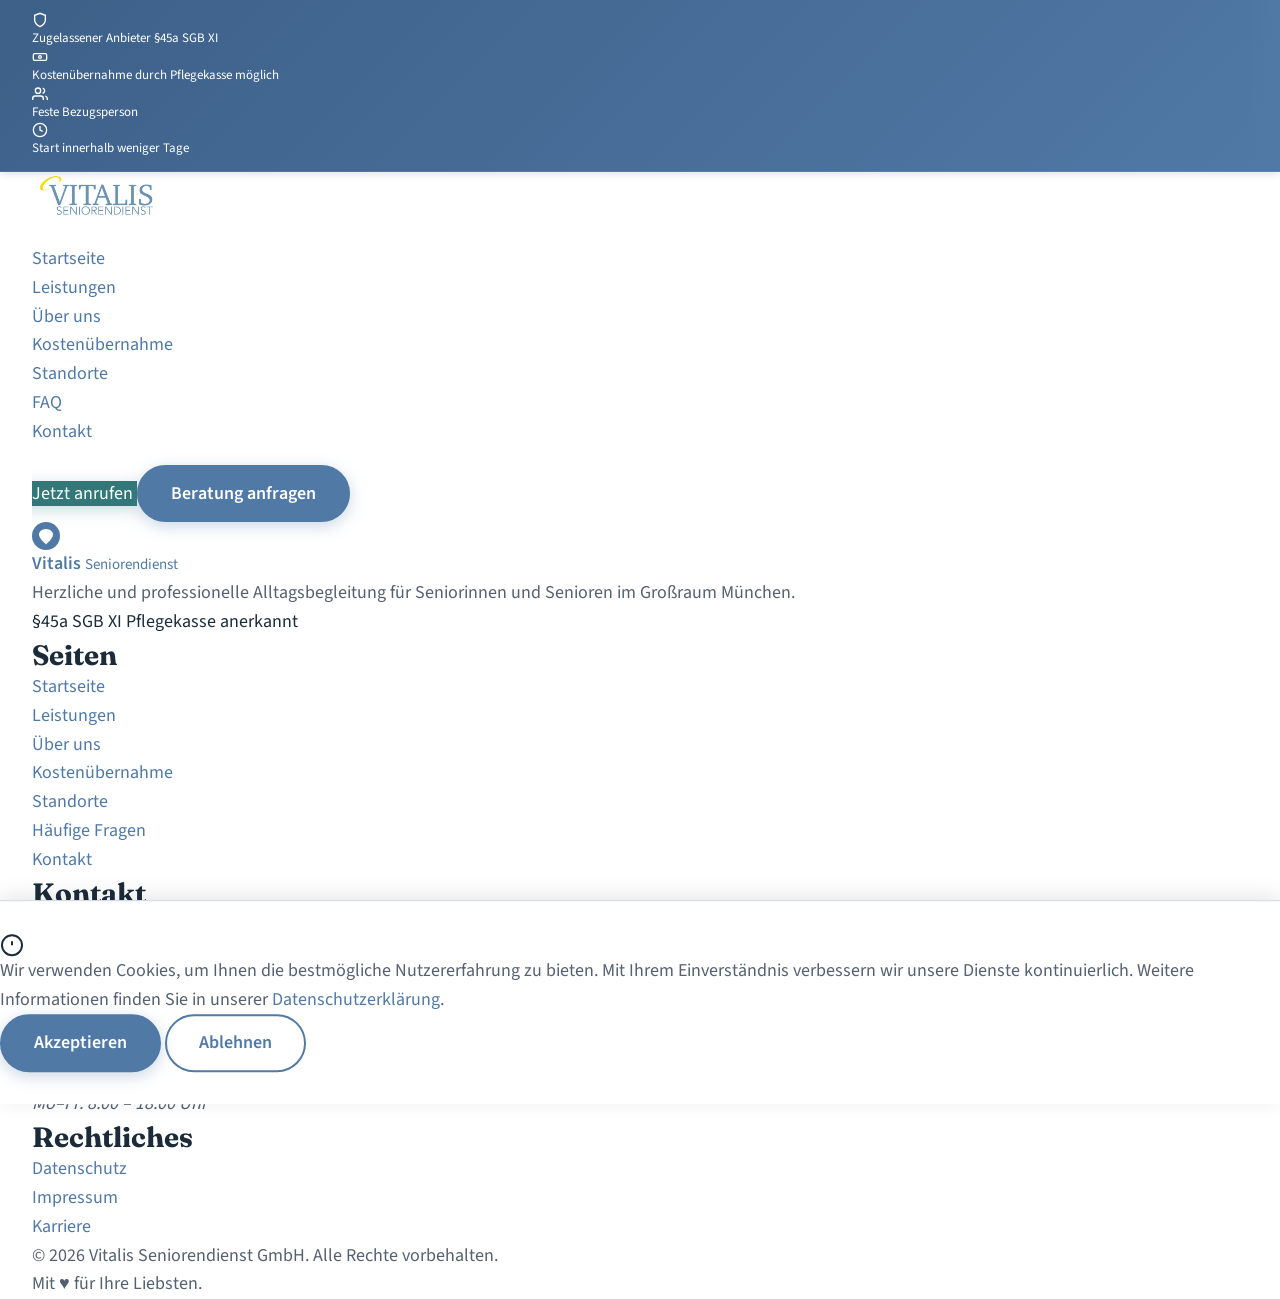
<file: template.html>
<!DOCTYPE html>
<html lang="de">
<head>
  <meta charset="UTF-8" />
  <meta name="viewport" content="width=device-width, initial-scale=1.0" />
  <title>Seitentitel – Vitalis Seniorendienst GmbH</title>
  <meta name="description" content="Beschreibung der Seite" />

  <!-- Fonts -->
  <!-- Styles -->
  <link rel="preload" href="assets/fonts/source-sans-3-latin.woff2" as="font" type="font/woff2" crossorigin />
  <link rel="stylesheet" href="css/main.css" />
  <link rel="stylesheet" href="css/components.css" />
  <link rel="stylesheet" href="css/responsive.css" />
</head>
<body>

  <!-- Skip-Link für Screenreader -->
  <a href="#main-content" class="skip-link">Zum Inhalt springen</a>

  <!-- ══ HEADER ══════════════════════════════════════════ -->
  <header class="site-header">

    <!-- Trust-Bar -->
    <div class="trust-bar">
      <div class="container">
        <ul class="trust-bar-list">
          <li>
            <svg width="16" height="16" viewBox="0 0 24 24" fill="none" stroke="currentColor" stroke-width="2" aria-hidden="true"><path d="M12 22s8-4 8-10V5l-8-3-8 3v7c0 6 8 10 8 10z"/></svg>
            Zugelassener Anbieter §45a SGB XI
          </li>
          <li>
            <svg width="16" height="16" viewBox="0 0 24 24" fill="none" stroke="currentColor" stroke-width="2" aria-hidden="true"><path d="M20 7H4a2 2 0 0 0-2 2v6a2 2 0 0 0 2 2h16a2 2 0 0 0 2-2V9a2 2 0 0 0-2-2z"/><circle cx="12" cy="12" r="2"/></svg>
            Kostenübernahme durch Pflegekasse möglich
          </li>
          <li>
            <svg width="16" height="16" viewBox="0 0 24 24" fill="none" stroke="currentColor" stroke-width="2" aria-hidden="true"><path d="M17 21v-2a4 4 0 0 0-4-4H5a4 4 0 0 0-4 4v2"/><circle cx="9" cy="7" r="4"/><path d="M23 21v-2a4 4 0 0 0-3-3.87"/><path d="M16 3.13a4 4 0 0 1 0 7.75"/></svg>
            Feste Bezugsperson
          </li>
          <li>
            <svg width="16" height="16" viewBox="0 0 24 24" fill="none" stroke="currentColor" stroke-width="2" aria-hidden="true"><circle cx="12" cy="12" r="10"/><polyline points="12 6 12 12 16 14"/></svg>
            Start innerhalb weniger Tage
          </li>
        </ul>
      </div>
    </div>

    <!-- Hauptnavigation -->
    <nav class="main-nav" role="navigation" aria-label="Hauptnavigation">
      <div class="container nav-container">

        <!-- Logo -->
        <a href="index.html" class="nav-logo" aria-label="Vitalis Seniorendienst – Startseite">
          <img src="images/vitalis-logo.avif" alt="Vitalis Seniorendienst" class="nav__logo-img" width="160" height="48" loading="eager">
        </a>

        <!-- Hamburger (Mobile) -->
        <button class="hamburger" aria-label="Menü öffnen" aria-expanded="false" aria-controls="nav-links">
          <span></span>
          <span></span>
          <span></span>
        </button>

        <!-- Nav Links -->
        <ul class="nav-links" id="nav-links" role="list">
          <li><a href="index.html">Startseite</a></li>
          <li><a href="leistungen.html">Leistungen</a></li>
          <li><a href="ueber-uns.html">Über uns</a></li>
          <li><a href="kostenuebernahme.html">Kostenübernahme</a></li>
          <li><a href="standorte.html">Standorte</a></li>
          <li><a href="faq.html">FAQ</a></li>
          <li><a href="kontakt.html">Kontakt</a></li>
        </ul>

        <!-- CTA Bereich -->
        <div class="nav-cta">
          <a href="tel:+4989XXXXXXXX" class="btn-phone" aria-label="Jetzt anrufen">
            <svg width="18" height="18" viewBox="0 0 24 24" fill="none" stroke="currentColor" stroke-width="2" aria-hidden="true"><path d="M22 16.92v3a2 2 0 0 1-2.18 2 19.79 19.79 0 0 1-8.63-3.07A19.5 19.5 0 0 1 4.69 13a19.79 19.79 0 0 1-3.07-8.67A2 2 0 0 1 3.6 2h3a2 2 0 0 1 2 1.72c.127.96.361 1.903.7 2.81a2 2 0 0 1-.45 2.11L8.09 9.91a16 16 0 0 0 6 6l1.27-1.27a2 2 0 0 1 2.11-.45c.907.339 1.85.573 2.81.7A2 2 0 0 1 22 16.92z"/></svg>
            Jetzt anrufen
          </a>
          <a href="kontakt.html" class="btn btn-primary">Beratung anfragen</a>
        </div>

      </div>
    </nav>

    <!-- Mobile Nav Overlay -->
    <div class="nav-overlay" aria-hidden="true"></div>

  </header>
  <!-- ══ ENDE HEADER ══════════════════════════════════════ -->


  <!-- ══ HAUPTINHALT ══════════════════════════════════════ -->
  <main id="main-content">

    <!-- HIER KOMMT DER SEITENINHALT -->

  </main>
  <!-- ══ ENDE HAUPTINHALT ══════════════════════════════════ -->


  <!-- ══ FOOTER ══════════════════════════════════════════ -->
  <footer class="site-footer">
    <div class="container">
      <div class="footer-grid">

        <!-- Spalte 1: Logo + Info -->
        <div class="footer-col footer-brand">
          <a href="index.html" class="footer-logo" aria-label="Vitalis Seniorendienst – Startseite">
            <span class="logo-icon" aria-hidden="true">
              <svg width="28" height="28" viewBox="0 0 40 40" fill="none">
                <circle cx="20" cy="20" r="20" fill="#5079A5"/>
                <path d="M20 10 C14 10, 10 14, 10 18 C10 24, 20 32, 20 32 C20 32, 30 24, 30 18 C30 14, 26 10, 20 10Z" fill="white"/>
              </svg>
            </span>
            <span class="logo-text">
              <strong>Vitalis</strong>
              <small>Seniorendienst</small>
            </span>
          </a>
          <p>Herzliche und professionelle Alltagsbegleitung für Seniorinnen und Senioren im Großraum München.</p>
          <div class="footer-badges">
            <span class="badge badge-outline">§45a SGB XI</span>
            <span class="badge badge-outline">Pflegekasse anerkannt</span>
          </div>
        </div>

        <!-- Spalte 2: Navigation -->
        <div class="footer-col">
          <h3 class="footer-heading">Seiten</h3>
          <ul class="footer-links" role="list">
            <li><a href="index.html">Startseite</a></li>
            <li><a href="leistungen.html">Leistungen</a></li>
            <li><a href="ueber-uns.html">Über uns</a></li>
            <li><a href="kostenuebernahme.html">Kostenübernahme</a></li>
            <li><a href="standorte.html">Standorte</a></li>
            <li><a href="faq.html">Häufige Fragen</a></li>
            <li><a href="kontakt.html">Kontakt</a></li>
          </ul>
        </div>

        <!-- Spalte 3: Kontakt -->
        <div class="footer-col">
          <h3 class="footer-heading">Kontakt</h3>
          <address class="footer-address">
            <p>
              <svg width="16" height="16" viewBox="0 0 24 24" fill="none" stroke="currentColor" stroke-width="2" aria-hidden="true"><path d="M21 10c0 7-9 13-9 13s-9-6-9-13a9 9 0 0 1 18 0z"/><circle cx="12" cy="10" r="3"/></svg>
              Musterstraße 1<br />
              85435 Erding
            </p>
            <p>
              <svg width="16" height="16" viewBox="0 0 24 24" fill="none" stroke="currentColor" stroke-width="2" aria-hidden="true"><path d="M22 16.92v3a2 2 0 0 1-2.18 2 19.79 19.79 0 0 1-8.63-3.07A19.5 19.5 0 0 1 4.69 13a19.79 19.79 0 0 1-3.07-8.67A2 2 0 0 1 3.6 2h3a2 2 0 0 1 2 1.72c.127.96.361 1.903.7 2.81a2 2 0 0 1-.45 2.11L8.09 9.91a16 16 0 0 0 6 6l1.27-1.27a2 2 0 0 1 2.11-.45c.907.339 1.85.573 2.81.7A2 2 0 0 1 22 16.92z"/></svg>
              <a href="tel:+4989XXXXXXXX">+49 89 XXX XXX XX</a>
            </p>
            <p>
              <svg width="16" height="16" viewBox="0 0 24 24" fill="none" stroke="currentColor" stroke-width="2" aria-hidden="true"><path d="M4 4h16c1.1 0 2 .9 2 2v12c0 1.1-.9 2-2 2H4c-1.1 0-2-.9-2-2V6c0-1.1.9-2 2-2z"/><polyline points="22,6 12,13 2,6"/></svg>
              <a href="mailto:info@vitalis-seniorendienst.de">info@vitalis-seniorendienst.de</a>
            </p>
            <p>
              <svg width="16" height="16" viewBox="0 0 24 24" fill="none" stroke="currentColor" stroke-width="2" aria-hidden="true"><circle cx="12" cy="12" r="10"/><polyline points="12 6 12 12 16 14"/></svg>
              Mo–Fr: 8:00 – 18:00 Uhr
            </p>
          </address>
        </div>

        <!-- Spalte 4: Rechtliches -->
        <div class="footer-col">
          <h3 class="footer-heading">Rechtliches</h3>
          <ul class="footer-links" role="list">
            <li><a href="datenschutz.html">Datenschutz</a></li>
            <li><a href="impressum.html">Impressum</a></li>
            <li><a href="karriere.html">Karriere</a></li>
          </ul>
        </div>

      </div><!-- /.footer-grid -->

      <!-- Footer Bottom Bar -->
      <div class="footer-bottom">
        <p>&copy; <span id="year"></span> Vitalis Seniorendienst GmbH. Alle Rechte vorbehalten.</p>
        <p>Mit <span aria-label="Herz">♥</span> für Ihre Liebsten.</p>
      </div>

    </div>
  </footer>
  <!-- ══ ENDE FOOTER ══════════════════════════════════════ -->


  <!-- ══ COOKIE BANNER ═══════════════════════════════════ -->
  <div id="cookie-banner" class="cookie-banner" role="dialog" aria-label="Cookie-Hinweis" aria-live="polite">
    <div class="cookie-banner-inner">
      <div class="cookie-text">
        <svg width="24" height="24" viewBox="0 0 24 24" fill="none" stroke="currentColor" stroke-width="2" aria-hidden="true"><circle cx="12" cy="12" r="10"/><line x1="12" y1="8" x2="12" y2="12"/><line x1="12" y1="16" x2="12.01" y2="16"/></svg>
        <p>Wir verwenden Cookies, um Ihnen die bestmögliche Nutzererfahrung zu bieten. Mit Ihrem Einverständnis verbessern wir unsere Dienste kontinuierlich. Weitere Informationen finden Sie in unserer <a href="datenschutz.html">Datenschutzerklärung</a>.</p>
      </div>
      <div class="cookie-buttons">
        <button id="cookie-accept" class="btn btn-primary">Akzeptieren</button>
        <button id="cookie-decline" class="btn btn-secondary">Ablehnen</button>
      </div>
    </div>
  </div>

  <!-- ══ FLOATING PHONE (Mobile) ═════════════════════════ -->
  <a href="tel:+4989XXXXXXXX" class="floating-phone-btn" aria-label="Jetzt anrufen">
    <svg width="24" height="24" viewBox="0 0 24 24" fill="none" stroke="currentColor" stroke-width="2" aria-hidden="true"><path d="M22 16.92v3a2 2 0 0 1-2.18 2 19.79 19.79 0 0 1-8.63-3.07A19.5 19.5 0 0 1 4.69 13a19.79 19.79 0 0 1-3.07-8.67A2 2 0 0 1 3.6 2h3a2 2 0 0 1 2 1.72c.127.96.361 1.903.7 2.81a2 2 0 0 1-.45 2.11L8.09 9.91a16 16 0 0 0 6 6l1.27-1.27a2 2 0 0 1 2.11-.45c.907.339 1.85.573 2.81.7A2 2 0 0 1 22 16.92z"/></svg>
  </a>

  <!-- Scripts -->
  <script>document.getElementById('year').textContent = new Date().getFullYear();</script>
  <script src="js/main.js"></script>
  <script src="js/animations.js"></script>

</body>
</html>
</file>
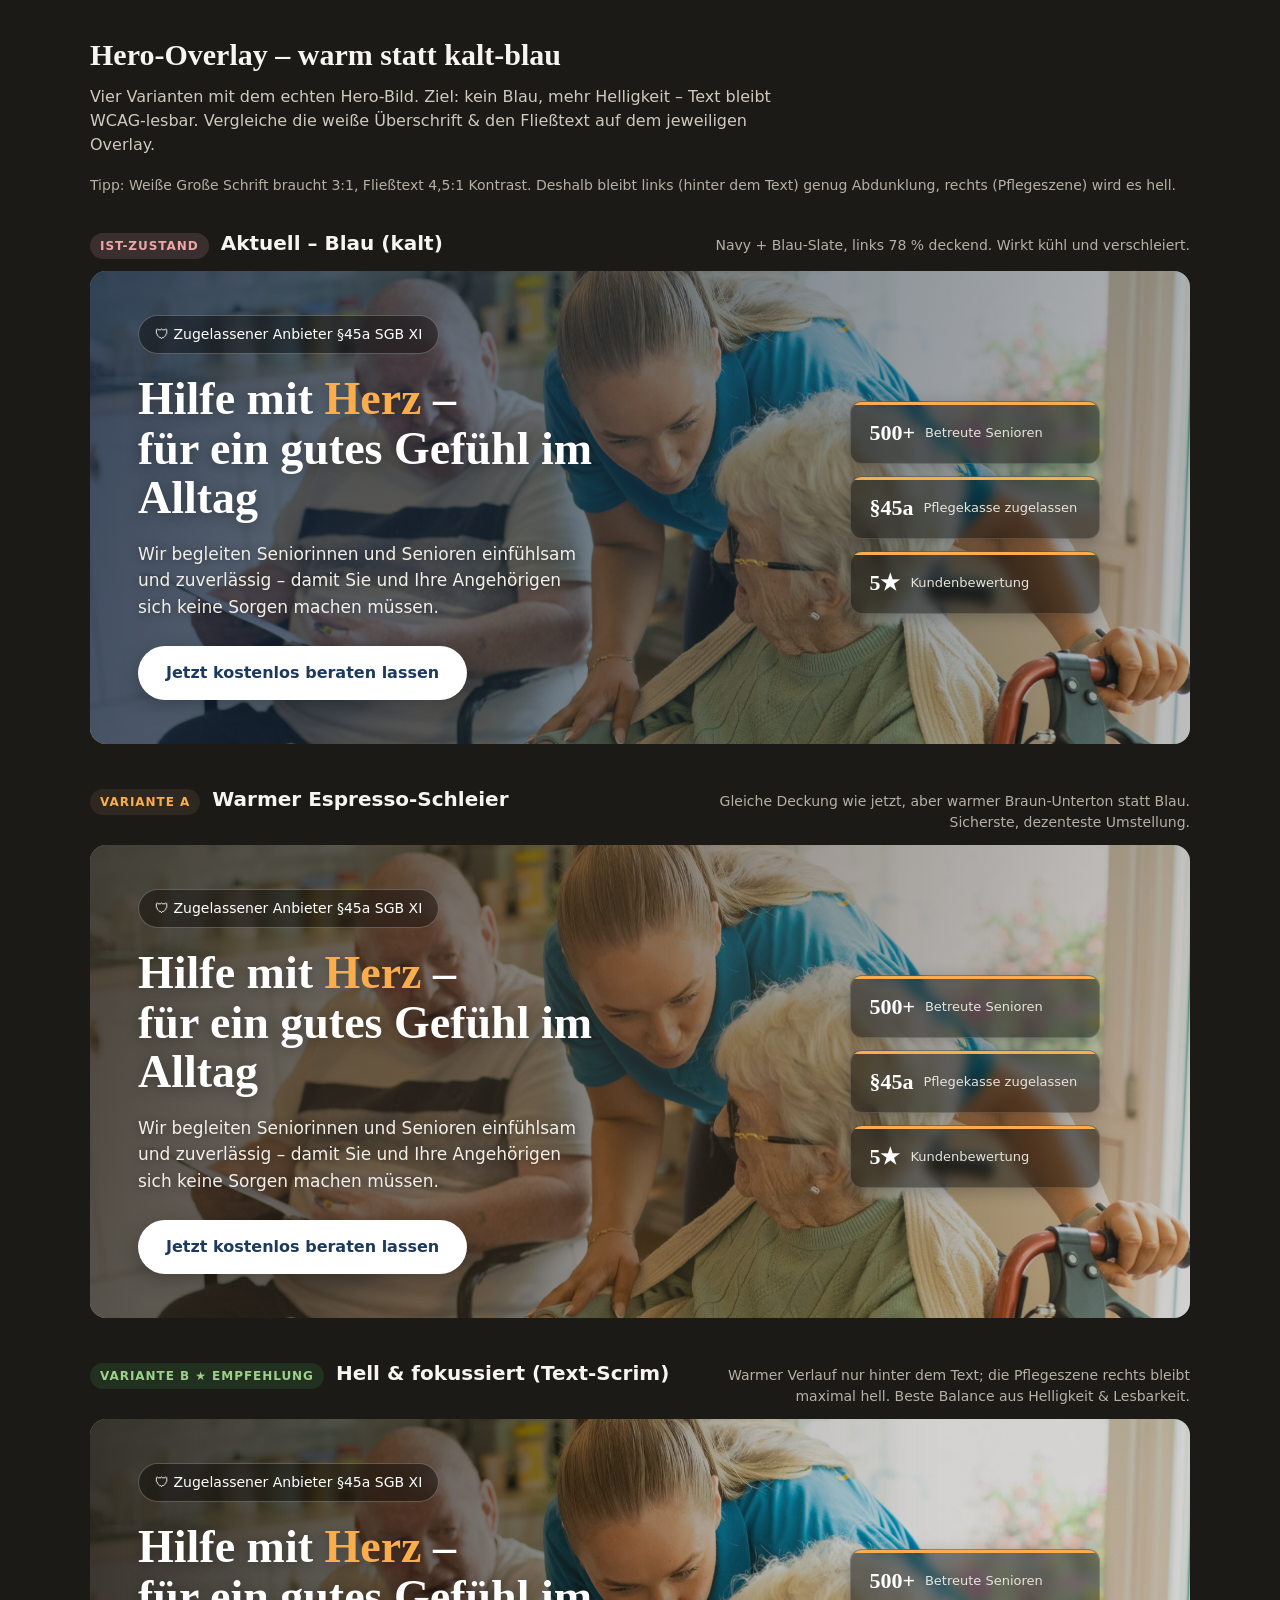
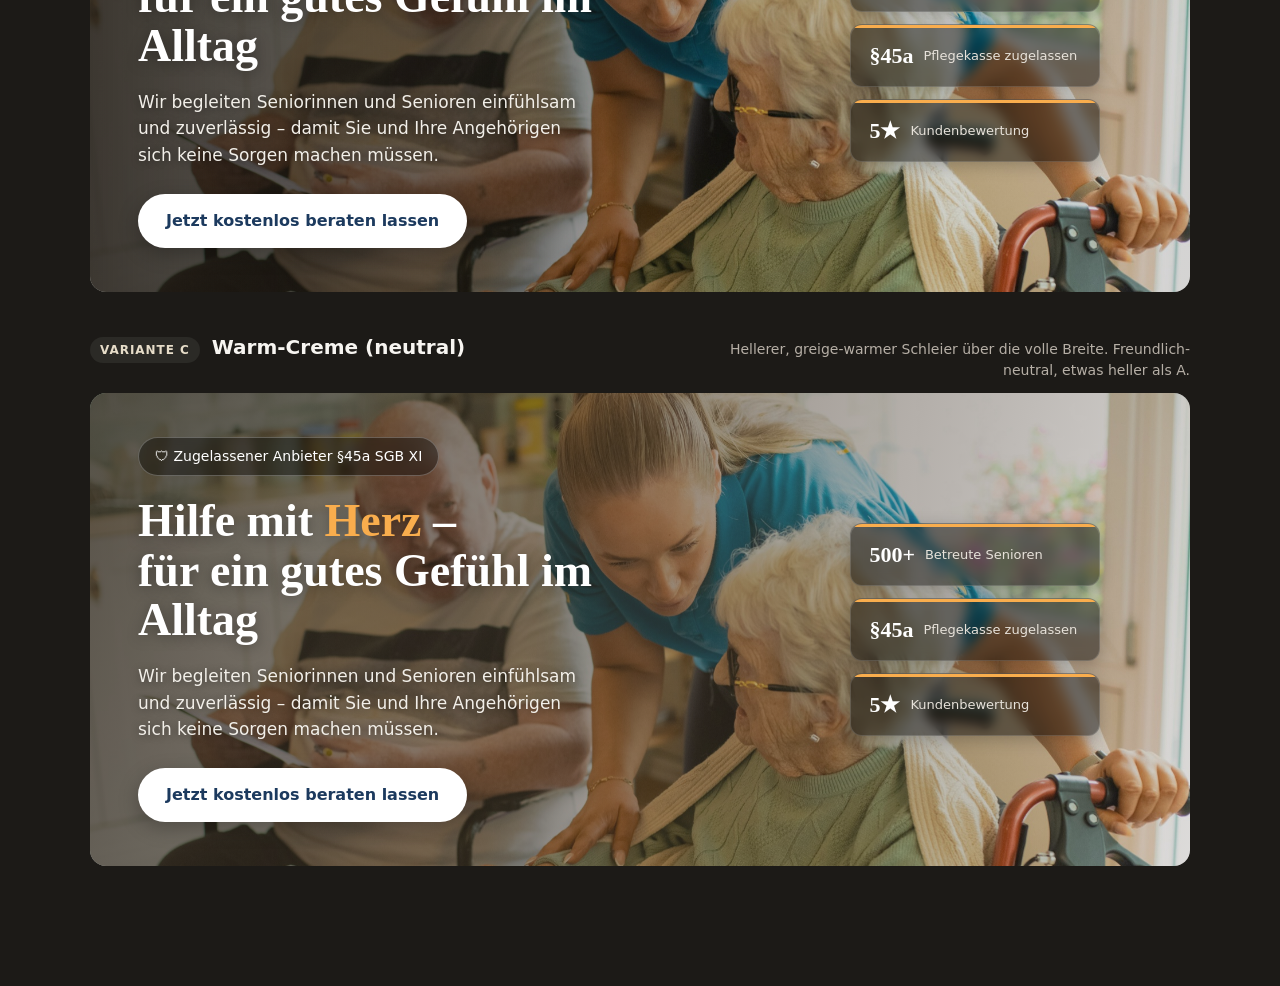
<file: doc/hero-overlay-vorschlaege.html>
<!DOCTYPE html>
<html lang="de">
<head>
<meta charset="UTF-8">
<meta name="viewport" content="width=device-width, initial-scale=1.0">
<title>Hero-Overlay – Vorschläge (warm statt blau)</title>
<style>
  :root {
    --amber: #f9ad4d;
    --white: #ffffff;
  }
  * { box-sizing: border-box; margin: 0; padding: 0; }
  body {
    font-family: system-ui, -apple-system, "Source Sans 3", sans-serif;
    background: #1c1a17;
    color: #f7f5f1;
    line-height: 1.5;
    padding: 32px 20px 80px;
  }
  .page-head { max-width: 1100px; margin: 0 auto 8px; }
  .page-head h1 { font-family: Georgia, "Fraunces", serif; font-size: 30px; font-weight: 600; margin-bottom: 8px; }
  .page-head p { color: #cfc9c0; max-width: 720px; font-size: 16px; }
  .legend { max-width:1100px; margin: 18px auto 32px; font-size:14px; color:#b6afa6; }
  .legend code { background:#2a2723; padding:2px 6px; border-radius:4px; color:#e7c48a; font-size:13px; }

  .variant { max-width: 1100px; margin: 0 auto 40px; }
  .variant__head { display:flex; align-items:baseline; gap:12px; margin-bottom:12px; flex-wrap:wrap; }
  .variant__tag {
    font-size: 12px; font-weight:700; letter-spacing:.08em; text-transform:uppercase;
    padding: 4px 10px; border-radius: 999px;
  }
  .tag-ist { background:#3a2f2f; color:#f0a6a6; }
  .tag-a { background:#2e2820; color:#f9ad4d; }
  .tag-b { background:#22301f; color:#9fd08a; }
  .tag-c { background:#2b2a26; color:#e7ddc9; }
  .variant__title { font-size: 20px; font-weight: 600; }
  .variant__desc { font-size: 14px; color:#b6afa6; margin-left:auto; max-width: 480px; text-align:right; }

  /* Hero-Mock */
  .hero {
    position: relative;
    min-height: 460px;
    border-radius: 16px;
    overflow: hidden;
    display: flex;
    align-items: center;
    color: #fff;
    background-image: url('../images/hero-homecare-new.jpeg');
    background-size: cover;
    background-position: center 25%;
  }
  .hero__inner {
    position: relative; z-index: 2;
    display: grid;
    grid-template-columns: 1.4fr 0.6fr;
    align-items: center;
    gap: 32px;
    width: 100%;
    padding: 44px 48px;
  }
  .hero__content { max-width: 560px; }
  .badge {
    display:inline-flex; align-items:center; gap:8px;
    background: rgba(0,0,0,.4); border:1px solid rgba(255,255,255,.25);
    padding:8px 16px; border-radius:999px; font-size:14px; margin-bottom:20px;
    backdrop-filter: blur(4px);
  }
  .hero h2 {
    font-family: Georgia, "Fraunces", serif;
    font-size: clamp(30px, 4vw, 46px);
    font-weight: 600; line-height: 1.08; margin-bottom: 18px;
    text-shadow: 0 2px 14px rgba(0,0,0,.35);
  }
  .hero h2 .accent { color: var(--amber); }
  .hero__sub {
    font-size: 17px; line-height:1.55; max-width: 440px; margin-bottom: 26px;
    color: #f2efe9;
    text-shadow: 0 1px 8px rgba(0,0,0,.4);
  }
  .btn {
    display:inline-block; background:#fff; color:#1c3a5e; font-weight:700;
    padding:15px 28px; border-radius:999px; font-size:16px; text-decoration:none;
    box-shadow:0 6px 20px rgba(0,0,0,.25);
  }
  .stats { display:flex; flex-direction:column; gap:12px; max-width:250px; align-self:center; }
  .stat {
    position:relative; background: rgba(0,0,0,.45); border:1px solid rgba(255,255,255,.15);
    border-radius:12px; padding:14px 18px; display:flex; align-items:center; gap:10px;
    overflow:hidden; backdrop-filter: blur(6px);
    box-shadow: 0 4px 16px rgba(0,0,0,.22), inset 0 1px 0 rgba(255,255,255,.10);
  }
  .stat::before { content:''; position:absolute; top:0; left:0; right:0; height:3px; background:var(--amber); }
  .stat b { font-size:22px; font-family: Georgia, serif; }
  .stat span { font-size:13px; color:#e7e2da; }

  /* === OVERLAYS === */
  /* IST – aktuell (Blau) */
  .ov-ist::after {
    content:''; position:absolute; inset:0; z-index:1;
    background: linear-gradient(105deg, rgba(15,30,60,0.78) 0%, rgba(28,43,58,0.58) 45%, rgba(0,0,0,0.22) 100%);
  }
  /* A – Warmer Espresso-Schleier (gleiche Deckung, warm) */
  .ov-a::after {
    content:''; position:absolute; inset:0; z-index:1;
    background: linear-gradient(105deg, rgba(38,29,22,0.80) 0%, rgba(58,46,36,0.55) 45%, rgba(40,32,24,0.16) 100%);
  }
  /* B – Hell & fokussiert: warmer Scrim nur hinter dem Text, Bild bleibt hell */
  .ov-b::after {
    content:''; position:absolute; inset:0; z-index:1;
    background:
      linear-gradient(90deg, rgba(32,25,19,0.82) 0%, rgba(32,25,19,0.55) 32%, rgba(32,25,19,0.12) 60%, transparent 78%),
      linear-gradient(0deg, rgba(28,22,16,0.14), rgba(28,22,16,0.14));
  }
  /* C – Warm-Creme (neutral-warm, mittlere Helligkeit) */
  .ov-c::after {
    content:''; position:absolute; inset:0; z-index:1;
    background: linear-gradient(105deg, rgba(46,36,27,0.74) 0%, rgba(74,60,46,0.50) 50%, rgba(60,48,36,0.12) 100%);
  }

  @media (max-width: 780px) {
    .hero__inner { grid-template-columns: 1fr; }
    .stats { flex-direction:row; flex-wrap:wrap; max-width:none; }
    .variant__desc { text-align:left; margin-left:0; }
  }
</style>
</head>
<body>
  <div class="page-head">
    <h1>Hero-Overlay – warm statt kalt-blau</h1>
    <p>Vier Varianten mit dem echten Hero-Bild. Ziel: kein Blau, mehr Helligkeit – Text bleibt WCAG-lesbar. Vergleiche die weiße Überschrift &amp; den Fließtext auf dem jeweiligen Overlay.</p>
  </div>
  <div class="legend">
    Tipp: Weiße Große Schrift braucht 3:1, Fließtext 4,5:1 Kontrast. Deshalb bleibt links (hinter dem Text) genug Abdunklung, rechts (Pflegeszene) wird es hell.
  </div>

  <!-- IST -->
  <section class="variant">
    <div class="variant__head">
      <span class="variant__tag tag-ist">Ist-Zustand</span>
      <span class="variant__title">Aktuell – Blau (kalt)</span>
      <span class="variant__desc">Navy + Blau-Slate, links 78 % deckend. Wirkt kühl und verschleiert.</span>
    </div>
    <div class="hero ov-ist">
      <div class="hero__inner">
        <div class="hero__content">
          <span class="badge">🛡 Zugelassener Anbieter §45a SGB XI</span>
          <h2>Hilfe mit <span class="accent">Herz</span> –<br>für ein gutes Gefühl im Alltag</h2>
          <p class="hero__sub">Wir begleiten Seniorinnen und Senioren einfühlsam und zuverlässig – damit Sie und Ihre Angehörigen sich keine Sorgen machen müssen.</p>
          <a href="#" class="btn">Jetzt kostenlos beraten lassen</a>
        </div>
        <div class="stats">
          <div class="stat"><b>500+</b><span>Betreute Senioren</span></div>
          <div class="stat"><b>§45a</b><span>Pflegekasse zugelassen</span></div>
          <div class="stat"><b>5★</b><span>Kundenbewertung</span></div>
        </div>
      </div>
    </div>
  </section>

  <!-- A -->
  <section class="variant">
    <div class="variant__head">
      <span class="variant__tag tag-a">Variante A</span>
      <span class="variant__title">Warmer Espresso-Schleier</span>
      <span class="variant__desc">Gleiche Deckung wie jetzt, aber warmer Braun-Unterton statt Blau. Sicherste, dezenteste Umstellung.</span>
    </div>
    <div class="hero ov-a">
      <div class="hero__inner">
        <div class="hero__content">
          <span class="badge">🛡 Zugelassener Anbieter §45a SGB XI</span>
          <h2>Hilfe mit <span class="accent">Herz</span> –<br>für ein gutes Gefühl im Alltag</h2>
          <p class="hero__sub">Wir begleiten Seniorinnen und Senioren einfühlsam und zuverlässig – damit Sie und Ihre Angehörigen sich keine Sorgen machen müssen.</p>
          <a href="#" class="btn">Jetzt kostenlos beraten lassen</a>
        </div>
        <div class="stats">
          <div class="stat"><b>500+</b><span>Betreute Senioren</span></div>
          <div class="stat"><b>§45a</b><span>Pflegekasse zugelassen</span></div>
          <div class="stat"><b>5★</b><span>Kundenbewertung</span></div>
        </div>
      </div>
    </div>
  </section>

  <!-- B -->
  <section class="variant">
    <div class="variant__head">
      <span class="variant__tag tag-b">Variante B ★ Empfehlung</span>
      <span class="variant__title">Hell &amp; fokussiert (Text-Scrim)</span>
      <span class="variant__desc">Warmer Verlauf nur hinter dem Text; die Pflegeszene rechts bleibt maximal hell. Beste Balance aus Helligkeit &amp; Lesbarkeit.</span>
    </div>
    <div class="hero ov-b">
      <div class="hero__inner">
        <div class="hero__content">
          <span class="badge">🛡 Zugelassener Anbieter §45a SGB XI</span>
          <h2>Hilfe mit <span class="accent">Herz</span> –<br>für ein gutes Gefühl im Alltag</h2>
          <p class="hero__sub">Wir begleiten Seniorinnen und Senioren einfühlsam und zuverlässig – damit Sie und Ihre Angehörigen sich keine Sorgen machen müssen.</p>
          <a href="#" class="btn">Jetzt kostenlos beraten lassen</a>
        </div>
        <div class="stats">
          <div class="stat"><b>500+</b><span>Betreute Senioren</span></div>
          <div class="stat"><b>§45a</b><span>Pflegekasse zugelassen</span></div>
          <div class="stat"><b>5★</b><span>Kundenbewertung</span></div>
        </div>
      </div>
    </div>
  </section>

  <!-- C -->
  <section class="variant">
    <div class="variant__head">
      <span class="variant__tag tag-c">Variante C</span>
      <span class="variant__title">Warm-Creme (neutral)</span>
      <span class="variant__desc">Hellerer, greige-warmer Schleier über die volle Breite. Freundlich-neutral, etwas heller als A.</span>
    </div>
    <div class="hero ov-c">
      <div class="hero__inner">
        <div class="hero__content">
          <span class="badge">🛡 Zugelassener Anbieter §45a SGB XI</span>
          <h2>Hilfe mit <span class="accent">Herz</span> –<br>für ein gutes Gefühl im Alltag</h2>
          <p class="hero__sub">Wir begleiten Seniorinnen und Senioren einfühlsam und zuverlässig – damit Sie und Ihre Angehörigen sich keine Sorgen machen müssen.</p>
          <a href="#" class="btn">Jetzt kostenlos beraten lassen</a>
        </div>
        <div class="stats">
          <div class="stat"><b>500+</b><span>Betreute Senioren</span></div>
          <div class="stat"><b>§45a</b><span>Pflegekasse zugelassen</span></div>
          <div class="stat"><b>5★</b><span>Kundenbewertung</span></div>
        </div>
      </div>
    </div>
  </section>

</body>
</html>
</file>
<file: css/main.css>
/* ========================================
   VITALIS SENIORENDIENST - MAIN CSS
   Design System, Reset, Typografie, Layout
   ======================================== */

/* --- Self-hosted Fonts (DSGVO-konform, kein Google-CDN) --- */
/* Body: Source Sans 3 (variable 400–700) – humanistischer Sans, senior-lesbar, self-hosted (DSGVO, INT-205) */
@font-face {
  font-family: 'Source Sans 3';
  font-style: normal;
  font-weight: 400 700;
  font-display: swap;
  src: url('../assets/fonts/source-sans-3-latin-ext.woff2') format('woff2');
  unicode-range: U+0100-02BA, U+02BD-02C5, U+02C7-02CC, U+02CE-02D7, U+02DD-02FF, U+0304, U+0308, U+0329, U+1D00-1DBF, U+1E00-1E9F, U+1EF2-1EFF, U+2020, U+20A0-20AB, U+20AD-20C0, U+2113, U+2C60-2C7F, U+A720-A7FF;
}
@font-face {
  font-family: 'Source Sans 3';
  font-style: normal;
  font-weight: 400 700;
  font-display: swap;
  src: url('../assets/fonts/source-sans-3-latin.woff2') format('woff2');
  unicode-range: U+0000-00FF, U+0131, U+0152-0153, U+02BB-02BC, U+02C6, U+02DA, U+02DC, U+0304, U+0308, U+0329, U+2000-206F, U+20AC, U+2122, U+2191, U+2193, U+2212, U+2215, U+FEFF, U+FFFD;
}
/* Headings: Fraunces (variable 400–900, optical sizing) – distinktive Display-Serif, self-hosted */
@font-face {
  font-family: 'Fraunces';
  font-style: normal;
  font-weight: 400 900;
  font-display: swap;
  src: url('../assets/fonts/fraunces-latin-ext.woff2') format('woff2');
  unicode-range: U+0100-02BA, U+02BD-02C5, U+02C7-02CC, U+02CE-02D7, U+02DD-02FF, U+0304, U+0308, U+0329, U+1D00-1DBF, U+1E00-1E9F, U+1EF2-1EFF, U+2020, U+20A0-20AB, U+20AD-20C0, U+2113, U+2C60-2C7F, U+A720-A7FF;
}
@font-face {
  font-family: 'Fraunces';
  font-style: normal;
  font-weight: 400 900;
  font-display: swap;
  src: url('../assets/fonts/fraunces-latin.woff2') format('woff2');
  unicode-range: U+0000-00FF, U+0131, U+0152-0153, U+02BB-02BC, U+02C6, U+02DA, U+02DC, U+0304, U+0308, U+0329, U+2000-206F, U+20AC, U+2122, U+2191, U+2193, U+2212, U+2215, U+FEFF, U+FFFD;
}

/* --- CSS Custom Properties --- */
:root {
  /* Base Colors */
  --blue:           #5079A5;
  --blue-dark:      #3D6089;
  --blue-soft:      #EEF4FA;
  --blue-ghost:     rgba(80, 121, 165, 0.08);

  --teal:           #327878;
  --teal-dark:      #2E6B6B;
  --teal-ghost:     rgba(50, 120, 120, 0.08);

  --amber:          #C97B3A;
  --amber-dark:     #A85E1F;

  --ink:            #1C2B3A;
  --ink-muted:      #556070;
  --ink-light:      #7A8A9A;
  --ink-border:     #CDD8E8;
  --ink-bg:         #F4F7FB;
  --ink-warm:       #F6F2EC;
  --white:          #ffffff;

  --color-danger:   #d4534a;

  --font-body: 'Source Sans 3', -apple-system, BlinkMacSystemFont, 'Segoe UI', sans-serif;
  --font-heading: 'Fraunces', Georgia, 'Times New Roman', serif;

  --fs-xs: 0.875rem;
  --fs-sm: 1rem;
  --fs-base: 1.125rem;
  --fs-lg: 1.25rem;
  --fs-xl: 1.5rem;
  --fs-2xl: 1.75rem;
  --fs-3xl: 2rem;
  --fs-4xl: 2.5rem;
  --fs-5xl: 3rem;
  --fs-hero: 3.5rem;

  --fw-regular: 400;
  --fw-medium: 500;
  --fw-semibold: 600;
  --fw-bold: 700;

  --lh-tight: 1.3;
  --lh-normal: 1.6;
  --lh-relaxed: 1.8;

  --spacing-xs: 0.5rem;
  --spacing-sm: 0.75rem;
  --spacing-md: 1rem;
  --spacing-lg: 1.5rem;
  --spacing-xl: 2rem;
  --spacing-2xl: 3rem;
  --spacing-3xl: 4rem;
  --spacing-4xl: 5rem;
  --spacing-5xl: 6rem;
  --spacing-section: 4rem;

  --radius-sm: 8px;
  --radius-md: 12px;
  --radius-lg: 16px;
  --radius-xl: 20px;
  --radius-pill: 50px;
  --radius-circle: 50%;

  --shadow-sm: 0 1px 3px rgba(45, 41, 38, 0.05), 0 1px 2px rgba(45, 41, 38, 0.03);
  --shadow-md: 0 4px 12px rgba(45, 41, 38, 0.06), 0 2px 4px rgba(45, 41, 38, 0.03);
  --shadow-lg: 0 8px 30px rgba(45, 41, 38, 0.07), 0 4px 8px rgba(45, 41, 38, 0.03);
  --shadow-xl: 0 16px 48px rgba(45, 41, 38, 0.09), 0 8px 16px rgba(45, 41, 38, 0.04);
  --shadow-primary: 0 4px 16px rgba(80, 121, 165, 0.3);   /* based on --blue */
  --shadow-secondary: 0 4px 16px rgba(50, 120, 120, 0.25); /* based on --teal */
  --shadow-warm: 0 4px 20px rgba(244, 162, 97, 0.15);

  --transition-fast: 0.15s ease;
  --transition-base: 0.3s ease;
  --transition-slow: 0.5s ease;

  --container-max: 1280px;
  --container-narrow: 960px;
  --container-wide: 1440px;
  --container-padding: 1.5rem;

  --nav-height: 80px;
  --trust-bar-height: 48px;

  --z-base: 1;
  --z-dropdown: 10;
  --z-sticky: 20;
  --z-overlay: 30;
  --z-nav: 40;
  --z-mobile-menu: 50;
  --z-modal: 60;
  --z-cookie: 70;
  --z-skip: 100;
}

/* --- CSS Reset / Normalize --- */
*,
*::before,
*::after {
  margin: 0;
  padding: 0;
  box-sizing: border-box;
}

html {
  font-size: 100%;
  scroll-behavior: smooth;
  -webkit-text-size-adjust: 100%;
  text-size-adjust: 100%;
  scroll-padding-top: calc(var(--nav-height) + var(--trust-bar-height) + 1rem);
}

body {
  font-family: var(--font-body);
  font-size: var(--fs-base);
  font-weight: var(--fw-regular);
  line-height: var(--lh-normal);
  color: var(--ink);
  background-color: var(--white);
  -webkit-font-smoothing: antialiased;
  -moz-osx-font-smoothing: grayscale;
  overflow-x: hidden;
  min-height: 100vh;
}

img,
picture,
video,
canvas,
svg {
  display: block;
  max-width: 100%;
  height: auto;
}

input,
button,
textarea,
select {
  font: inherit;
  color: inherit;
}

button {
  cursor: pointer;
  border: none;
  background: none;
}

a {
  color: var(--blue);
  text-decoration: none;
  transition: color var(--transition-fast);
}

a:hover {
  color: var(--blue-dark);
}

ul,
ol {
  list-style: none;
}

table {
  border-collapse: collapse;
  border-spacing: 0;
}

fieldset {
  border: none;
}

h1, h2, h3, h4, h5, h6 {
  font-family: var(--font-heading);
  font-weight: var(--fw-bold);
  line-height: var(--lh-tight);
  color: var(--ink);
  text-wrap: balance;
}

p {
  text-wrap: pretty;
}

/* --- Typografie-System --- */
h1 {
  font-size: var(--fs-hero);
  letter-spacing: -0.02em;
}

h2 {
  font-size: var(--fs-4xl);
  letter-spacing: -0.01em;
}

h3 {
  font-size: var(--fs-2xl);
}

h4 {
  font-size: var(--fs-xl);
}

h5 {
  font-size: var(--fs-lg);
}

h6 {
  font-size: var(--fs-base);
  font-weight: var(--fw-semibold);
}

p {
  font-size: var(--fs-base);
  line-height: var(--lh-normal);
  color: var(--ink-muted);
}

.text-large {
  font-size: var(--fs-lg);
  line-height: var(--lh-relaxed);
}

.text-small {
  font-size: var(--fs-sm);
}

.text-muted {
  color: var(--ink-muted);
}

.text-light {
  color: var(--ink-light);
}

.text-white {
  color: var(--white);
}

.text-primary {
  color: var(--blue);
}

.text-secondary {
  color: var(--teal);
}

.text-center {
  text-align: center;
}

.text-left {
  text-align: left;
}

.text-right {
  text-align: right;
}

.font-heading {
  font-family: var(--font-heading);
}

.font-body {
  font-family: var(--font-body);
}

.fw-medium {
  font-weight: var(--fw-medium);
}

.fw-semibold {
  font-weight: var(--fw-semibold);
}

.fw-bold {
  font-weight: var(--fw-bold);
}

strong, b {
  font-weight: var(--fw-semibold);
}

/* --- Layout-Klassen --- */
.container {
  width: 100%;
  max-width: var(--container-max);
  margin-left: auto;
  margin-right: auto;
  padding-left: var(--container-padding);
  padding-right: var(--container-padding);
}

.container-narrow {
  max-width: var(--container-narrow);
  margin-left: auto;
  margin-right: auto;
  padding-left: var(--container-padding);
  padding-right: var(--container-padding);
}

.container-wide {
  max-width: var(--container-wide);
  margin-left: auto;
  margin-right: auto;
  padding-left: var(--container-padding);
  padding-right: var(--container-padding);
}

.section {
  padding-top: var(--spacing-section);
  padding-bottom: var(--spacing-section);
}

.section-sm {
  padding-top: var(--spacing-3xl);
  padding-bottom: var(--spacing-3xl);
}

.section-bg {
  background: var(--ink-bg);
}

.section-cream {
  background-color: var(--ink-warm);
}

.section-white {
  background-color: var(--white);
}

/* --- Background Utility Classes --- */
.bg-white {
  background: #ffffff;
}

.bg-section {
  background: #F4F7FB;
}

.bg-ink {
  background: var(--ink-bg);
}

.bg-cream {
  background: #F5F1EB;
}

.bg-primary-light {
  background: #EEF4FA;
}

/* --- Grid --- */
.grid {
  display: grid;
  gap: var(--spacing-xl);
}

.grid-2 {
  grid-template-columns: repeat(2, 1fr);
}

.grid-3 {
  grid-template-columns: repeat(3, 1fr);
}

.grid-4 {
  grid-template-columns: repeat(4, 1fr);
  gap: var(--spacing-2xl);
}

.grid-auto {
  grid-template-columns: repeat(auto-fit, minmax(300px, 1fr));
}

/* --- Flex Utilities --- */
.flex {
  display: flex;
}

.flex-col {
  flex-direction: column;
}

.flex-wrap {
  flex-wrap: wrap;
}

.flex-center {
  display: flex;
  align-items: center;
  justify-content: center;
}

.flex-between {
  display: flex;
  align-items: center;
  justify-content: space-between;
}

.flex-start {
  display: flex;
  align-items: flex-start;
}

.items-center {
  align-items: center;
}

.items-start {
  align-items: flex-start;
}

.items-end {
  align-items: flex-end;
}

.justify-center {
  justify-content: center;
}

.justify-between {
  justify-content: space-between;
}

.justify-end {
  justify-content: flex-end;
}

.gap-xs {
  gap: var(--spacing-xs);
}

.gap-sm {
  gap: var(--spacing-sm);
}

.gap-md {
  gap: var(--spacing-md);
}

.gap-lg {
  gap: var(--spacing-lg);
}

.gap-xl {
  gap: var(--spacing-xl);
}

.gap-2xl {
  gap: var(--spacing-2xl);
}

.gap-3xl {
  gap: var(--spacing-3xl);
}

/* --- Spacing Utilities --- */
.mt-sm { margin-top: var(--spacing-sm); }
.mt-md { margin-top: var(--spacing-md); }
.mt-lg { margin-top: var(--spacing-lg); }
.mt-xl { margin-top: var(--spacing-xl); }
.mt-2xl { margin-top: var(--spacing-2xl); }
.mt-3xl { margin-top: var(--spacing-3xl); }

.mb-sm { margin-bottom: var(--spacing-sm); }
.mb-md { margin-bottom: var(--spacing-md); }
.mb-lg { margin-bottom: var(--spacing-lg); }
.mb-xl { margin-bottom: var(--spacing-xl); }
.mb-2xl { margin-bottom: var(--spacing-2xl); }
.mb-3xl { margin-bottom: var(--spacing-3xl); }

/* --- Accessibility Styles --- */
.skip-link {
  position: fixed;
  top: -100%;
  left: var(--spacing-md);
  z-index: var(--z-skip);
  padding: var(--spacing-md) var(--spacing-xl);
  background-color: var(--blue);
  color: var(--white);
  font-size: var(--fs-base);
  font-weight: var(--fw-semibold);
  border-radius: 0 0 var(--radius-md) var(--radius-md);
  transition: top var(--transition-base);
}

.skip-link:focus {
  top: 0;
  outline: none;
  color: var(--white);
}

*:focus-visible {
  outline: 3px solid var(--blue);
  outline-offset: 3px;
  border-radius: var(--radius-sm);
}

.sr-only {
  position: absolute;
  width: 1px;
  height: 1px;
  padding: 0;
  margin: -1px;
  overflow: hidden;
  clip: rect(0, 0, 0, 0);
  white-space: nowrap;
  border-width: 0;
}

@media (prefers-reduced-motion: reduce) {
  *,
  *::before,
  *::after {
    animation-duration: 0.01ms !important;
    animation-iteration-count: 1 !important;
    transition-duration: 0.01ms !important;
    scroll-behavior: auto !important;
  }
}

/* --- Selection --- */
::selection {
  background-color: var(--blue);
  color: var(--white);
}

/* --- Scrollbar --- */
::-webkit-scrollbar {
  width: 8px;
}

::-webkit-scrollbar-track {
  background: var(--ink-bg);
}

::-webkit-scrollbar-thumb {
  background: var(--ink-light);
  border-radius: var(--radius-pill);
}

::-webkit-scrollbar-thumb:hover {
  background: var(--ink-light);
}

/* --- Cookie Banner --- */
.cookie-banner {
  position: fixed;
  bottom: 0;
  left: 0;
  right: 0;
  z-index: var(--z-cookie);
  background-color: var(--white);
  border-top: 1px solid var(--ink-border);
  box-shadow: 0 -4px 20px rgba(0, 0, 0, 0.1);
  padding: var(--spacing-xl) 0;
  transform: translateY(100%);
  transition: transform var(--transition-base);
}

.cookie-banner.is-visible {
  transform: translateY(0);
}

.cookie-banner__inner {
  display: flex;
  align-items: center;
  justify-content: space-between;
  gap: var(--spacing-xl);
  max-width: var(--container-max);
  margin: 0 auto;
  padding: 0 var(--container-padding);
}

.cookie-banner__text {
  font-size: var(--fs-base);
  color: var(--ink-muted);
  line-height: var(--lh-normal);
  flex: 1;
}

.cookie-banner__text a {
  color: var(--blue);
  text-decoration: underline;
  text-underline-offset: 2px;
}

.cookie-banner__actions {
  display: flex;
  gap: var(--spacing-md);
  flex-shrink: 0;
}

/* --- Utilities --- */
.visually-hidden {
  position: absolute;
  width: 1px;
  height: 1px;
  padding: 0;
  margin: -1px;
  overflow: hidden;
  clip: rect(0, 0, 0, 0);
  white-space: nowrap;
  border-width: 0;
}

.w-full {
  width: 100%;
}

.h-full {
  height: 100%;
}

.relative {
  position: relative;
}

.overflow-hidden {
  overflow: hidden;
}

.mx-auto {
  margin-left: auto;
  margin-right: auto;
}

.block {
  display: block;
}

.inline-block {
  display: inline-block;
}

.rounded-md {
  border-radius: var(--radius-md);
}

.rounded-lg {
  border-radius: var(--radius-lg);
}

.rounded-pill {
  border-radius: var(--radius-pill);
}

/* --- Animate on Scroll Base ---
   Verfeinert: kürzere Distanz + handgemachte Easing-Kurve (easeOutQuart)
   statt uniformem 0.6s ease. Wirkt „whisper" statt AOS-Slop. */
.fade-in {
  opacity: 0;
  transform: translateY(16px);
  transition: opacity 0.55s cubic-bezier(0.22, 0.61, 0.36, 1),
              transform 0.55s cubic-bezier(0.22, 0.61, 0.36, 1);
}

.fade-in.is-visible {
  opacity: 1;
  transform: translateY(0);
}

.fade-in-left {
  opacity: 0;
  transform: translate3d(-16px, 4px, 0);
  transition: opacity 0.55s cubic-bezier(0.22, 0.61, 0.36, 1),
              transform 0.55s cubic-bezier(0.22, 0.61, 0.36, 1);
}

.fade-in-left.is-visible {
  opacity: 1;
  transform: translate3d(0, 0, 0);
}

.fade-in-right {
  opacity: 0;
  transform: translate3d(16px, 4px, 0);
  transition: opacity 0.55s cubic-bezier(0.22, 0.61, 0.36, 1),
              transform 0.55s cubic-bezier(0.22, 0.61, 0.36, 1);
}

.fade-in-right.is-visible {
  opacity: 1;
  transform: translate3d(0, 0, 0);
}

.scale-in {
  opacity: 0;
  transform: scale(0.95);
  transition: opacity 0.6s ease, transform 0.6s ease;
}

.scale-in.is-visible {
  opacity: 1;
  transform: scale(1);
}
</file>
<file: css/components.css>
/* ========================================
   VITALIS SENIORENDIENST - COMPONENTS CSS
   Alle wiederverwendbaren Komponenten
   ======================================== */

/* --- Buttons --- */
.btn {
  display: inline-flex;
  align-items: center;
  justify-content: center;
  gap: var(--spacing-sm);
  padding: 16px 32px;
  font-family: var(--font-body);
  font-size: var(--fs-base);
  font-weight: var(--fw-semibold);
  line-height: 1.2;
  text-align: center;
  text-decoration: none;
  border: 2px solid transparent;
  border-radius: var(--radius-pill);
  cursor: pointer;
  transition: all var(--transition-base);
  min-height: 48px;
  min-width: 48px;
  touch-action: manipulation;
  -webkit-tap-highlight-color: transparent;
  white-space: nowrap;
}

.btn-primary {
  background: var(--blue);
  color: var(--white);
  border-color: var(--blue);
  box-shadow: var(--shadow-primary);
}

.btn-primary:hover,
.btn-primary:focus-visible {
  background: var(--blue-dark);
  border-color: var(--blue-dark);
  color: var(--white);
  box-shadow: 0 4px 20px rgba(80, 121, 165, 0.35);
  transform: translateY(-2px) scale(1.02);
}

.btn-primary:active {
  transform: translateY(0);
  box-shadow: var(--shadow-primary);
}

.btn-secondary {
  background-color: transparent;
  color: var(--blue);
  border-color: var(--blue);
}

.btn-secondary:hover,
.btn-secondary:focus-visible {
  background-color: var(--blue);
  color: var(--white);
  transform: translateY(-2px) scale(1.02);
}

.btn-secondary:active {
  transform: translateY(0);
}

.btn-phone {
  background-color: var(--teal);
  color: var(--white);
  border-color: var(--teal);
  box-shadow: var(--shadow-secondary);
}

.btn-phone:hover,
.btn-phone:focus-visible {
  background-color: var(--teal-dark);
  border-color: var(--teal-dark);
  color: var(--white);
  box-shadow: 0 6px 24px rgba(61, 138, 138, 0.35);
  transform: translateY(-2px) scale(1.02);
}

.btn-phone:active {
  transform: translateY(0);
}

.btn-white {
  background-color: var(--white);
  color: var(--blue);
  border-color: var(--white);
}

.btn-white:hover,
.btn-white:focus-visible {
  background-color: var(--ink-bg);
  color: var(--blue-dark);
  transform: translateY(-2px);
}

.btn-sm {
  padding: 10px 20px;
  font-size: var(--fs-sm);
  min-height: 44px;
}

.btn-lg {
  padding: 20px 40px;
  font-size: var(--fs-lg);
}

.btn-nav {
  padding: 10px 18px;
  font-size: 0.9375rem;
  min-height: 44px;
  white-space: nowrap;
}

.btn-icon {
  width: 24px;
  height: 24px;
  flex-shrink: 0;
}

/* --- Navigation --- */
.nav {
  position: sticky;
  top: 0;
  left: 0;
  right: 0;
  z-index: var(--z-nav);
  background-color: rgba(255, 255, 255, 0.97);
  backdrop-filter: blur(12px);
  -webkit-backdrop-filter: blur(12px);
  border-bottom: 1px solid var(--ink-border);
  transition: box-shadow var(--transition-base);
}

.nav.is-scrolled {
  box-shadow: var(--shadow-md);
}

.nav__inner {
  display: flex;
  align-items: center;
  justify-content: space-between;
  gap: var(--spacing-md);
  height: var(--nav-height);
  max-width: var(--container-max);
  margin: 0 auto;
  padding: 0 var(--container-padding);
}

.nav__logo {
  display: flex;
  align-items: center;
  gap: var(--spacing-sm);
  flex-shrink: 0;
  text-decoration: none;
  color: var(--ink);
}

.nav__logo img,
.nav__logo-img {
  height: 44px;
  width: auto;
  display: block;
  object-fit: contain;
}

.nav__logo-text {
  font-family: var(--font-heading);
  font-size: var(--fs-xl);
  font-weight: var(--fw-bold);
  color: var(--blue);
  line-height: 1.2;
}

.nav__logo-text span {
  display: block;
  font-family: var(--font-body);
  font-size: var(--fs-xs);
  font-weight: var(--fw-regular);
  color: var(--ink-muted);
  letter-spacing: 0.03em;
}

.nav__links {
  display: flex;
  align-items: center;
  gap: var(--spacing-sm);
  list-style: none;
}

.nav__link {
  font-size: 0.9375rem;
  font-weight: var(--fw-medium);
  color: var(--ink-muted);
  text-decoration: none;
  padding: var(--spacing-xs) var(--spacing-xs);
  position: relative;
  transition: color var(--transition-fast);
  min-height: 44px;
  display: flex;
  align-items: center;
  white-space: nowrap;
}

.nav__link::after {
  content: '';
  position: absolute;
  bottom: 0;
  left: 0;
  width: 0;
  height: 2px;
  background-color: var(--blue);
  border-radius: 1px;
  transition: width var(--transition-base);
}

.nav__link:hover,
.nav__link.is-active {
  color: var(--blue);
}

.nav__link:hover::after,
.nav__link.is-active::after {
  width: 100%;
}

.nav__actions {
  display: flex;
  align-items: center;
  gap: var(--spacing-sm);
  flex-shrink: 0;
}

/* --- Nav Search Button --- */
.nav__search-btn {
  display: flex;
  align-items: center;
  justify-content: center;
  width: 40px;
  height: 40px;
  border: none;
  background: transparent;
  color: var(--ink-light);
  border-radius: var(--radius-md);
  cursor: pointer;
  transition: color var(--transition-fast), background var(--transition-fast), opacity 0.25s ease;
  flex-shrink: 0;
}
.nav__search-btn:hover {
  color: var(--blue);
  background: var(--blue-soft);
}

/* Nav-Elemente ausblenden wenn Suche aktiv */
.nav.is-searching .nav__links,
.nav.is-searching .nav__actions,
.nav.is-searching .nav__search-btn {
  opacity: 0;
  pointer-events: none;
  transition: opacity 0.2s ease;
}

/* --- Nav Inline-Suche --- */
.nav__search-wrap {
  position: absolute;
  right: var(--container-padding);
  top: 50%;
  transform: translateY(-50%);
  width: 0;
  opacity: 0;
  pointer-events: none;
  overflow: hidden; /* 0-Breite muss die Such-Bar clippen, sonst horizontaler Overflow (INT-152) */
  transition: width 0.35s cubic-bezier(0.4,0,0.2,1), opacity 0.25s ease;
  z-index: 10;
}
.nav.is-searching .nav__search-wrap {
  width: min(560px, calc(100% - 180px));
  opacity: 1;
  pointer-events: auto;
  overflow: visible; /* Ergebnis-Dropdown darf überstehen, sobald Suche aktiv */
}

.nav__search-bar {
  display: flex;
  align-items: center;
  gap: var(--spacing-sm);
  background: var(--white);
  border: 1.5px solid var(--blue);
  border-radius: var(--radius-pill);
  padding: 0 var(--spacing-md) 0 var(--spacing-lg);
  height: 44px;
  box-shadow: 0 2px 16px rgba(80,121,165,0.15);
  overflow: hidden;
}
.nav__search-bar svg {
  color: var(--blue);
  flex-shrink: 0;
}
.nav__search-input {
  flex: 1;
  border: none;
  outline: none;
  font-size: var(--fs-base);
  color: var(--ink);
  font-family: var(--font-body);
  background: transparent;
  min-width: 0;
}
.nav__search-input::placeholder {
  color: var(--ink-muted);
}
.nav__search-close {
  display: flex;
  align-items: center;
  justify-content: center;
  width: 30px;
  height: 30px;
  border: none;
  background: var(--ink-bg);
  border-radius: 50%;
  cursor: pointer;
  color: var(--ink-muted);
  flex-shrink: 0;
  transition: background var(--transition-fast), color var(--transition-fast);
}
.nav__search-close:hover {
  background: var(--blue-soft);
  color: var(--blue);
}

/* Ergebnis-Dropdown */
.nav__search-dropdown {
  position: absolute;
  top: calc(100% + 8px);
  left: 0;
  right: 0;
  background: var(--white);
  border: 1px solid var(--ink-border);
  border-radius: var(--radius-xl);
  box-shadow: var(--shadow-xl);
  overflow: hidden;
  z-index: 200;
  opacity: 0;
  transform: translateY(-6px);
  pointer-events: none;
  transition: opacity 0.2s ease, transform 0.2s ease;
}
.nav__search-dropdown.is-visible {
  opacity: 1;
  transform: translateY(0);
  pointer-events: auto;
}
.nav__search-results {
  list-style: none;
  padding: var(--spacing-sm);
}
.nav__search-results li a {
  display: flex;
  flex-direction: column;
  padding: var(--spacing-sm) var(--spacing-md);
  border-radius: var(--radius-md);
  text-decoration: none;
  transition: background var(--transition-fast);
}
.nav__search-results li a:hover,
.nav__search-results li a:focus {
  background: var(--ink-bg);
  outline: none;
}
.search-result__title {
  font-size: var(--fs-sm);
  font-weight: var(--fw-semibold);
  color: var(--ink);
}
.search-result__desc {
  font-size: var(--fs-xs);
  color: var(--ink-muted);
  margin-top: 1px;
}
.nav__search-empty {
  padding: var(--spacing-md) var(--spacing-lg);
  font-size: var(--fs-sm);
  color: var(--ink-muted);
  text-align: center;
}

.nav__phone {
  display: flex;
  align-items: center;
  gap: var(--spacing-xs);
  font-size: 0.9375rem;
  font-weight: var(--fw-semibold);
  color: var(--teal);
  text-decoration: none;
  min-height: 44px;
  padding: 8px 14px;
  border: 2px solid var(--teal);
  border-radius: var(--radius-pill);
  background: transparent;
  transition: all var(--transition-fast);
  white-space: nowrap;
  touch-action: manipulation;
  -webkit-tap-highlight-color: transparent;
}
.nav__phone:hover {
  background: var(--teal);
  color: var(--white);
}

.nav__phone svg {
  width: 22px;
  height: 22px;
  flex-shrink: 0;
}

/* --- Hamburger Menu --- */
.nav__hamburger {
  display: none;
  flex-direction: column;
  justify-content: center;
  gap: 5px;
  width: 48px;
  height: 48px;
  padding: 12px;
  background: none;
  border: none;
  cursor: pointer;
  touch-action: manipulation;
  -webkit-tap-highlight-color: transparent;
  z-index: calc(var(--z-mobile-menu) + 1);
}

.nav__hamburger span {
  display: block;
  width: 100%;
  height: 2.5px;
  background-color: var(--ink);
  border-radius: 2px;
  transition: all var(--transition-base);
  transform-origin: center;
}

.nav__hamburger.is-active span:nth-child(1) {
  transform: rotate(45deg) translate(5px, 5px);
}

.nav__hamburger.is-active span:nth-child(2) {
  opacity: 0;
}

.nav__hamburger.is-active span:nth-child(3) {
  transform: rotate(-45deg) translate(5px, -5px);
}

/* --- Mobile Menu --- */
.mobile-menu {
  position: fixed;
  top: 0;
  left: 0;
  right: 0;
  bottom: 0;
  z-index: var(--z-mobile-menu);
  background-color: var(--white);
  padding: calc(var(--nav-height) + var(--spacing-2xl)) var(--container-padding) var(--spacing-2xl);
  display: flex;
  flex-direction: column;
  gap: var(--spacing-lg);
  overflow-y: auto;
  visibility: hidden;
  opacity: 0;
  pointer-events: none;
  transition: visibility var(--transition-base), opacity var(--transition-base);
}

.mobile-menu.is-open {
  visibility: visible;
  opacity: 1;
  pointer-events: auto;
}

.mobile-menu__link {
  display: flex;
  align-items: center;
  padding: var(--spacing-md) 0;
  font-size: var(--fs-xl);
  font-weight: var(--fw-medium);
  color: var(--ink);
  text-decoration: none;
  border-bottom: 1px solid var(--ink-border);
  min-height: 56px;
  touch-action: manipulation;
  -webkit-tap-highlight-color: transparent;
  transition: color var(--transition-fast);
}

.mobile-menu__link:hover,
.mobile-menu__link.is-active {
  color: var(--blue);
}

.mobile-menu__phone {
  display: flex;
  align-items: center;
  justify-content: center;
  gap: var(--spacing-sm);
  margin-top: auto;
  padding: var(--spacing-lg);
  background-color: var(--teal);
  color: var(--white);
  font-size: var(--fs-lg);
  font-weight: var(--fw-semibold);
  text-decoration: none;
  border-radius: var(--radius-md);
  min-height: 56px;
  touch-action: manipulation;
  -webkit-tap-highlight-color: transparent;
}

/* --- Trust Bar --- */
.trust-bar {
  background: linear-gradient(135deg, var(--blue-dark) 0%, var(--blue) 100%);
  color: var(--white);
  padding: var(--spacing-sm) 0;
  font-size: var(--fs-sm);
  border-bottom: 1px solid rgba(255, 255, 255, 0.1);
  box-shadow: 0 2px 8px rgba(0,0,0,0.12);
}

.trust-bar__inner {
  display: flex;
  align-items: center;
  justify-content: center;
  gap: var(--spacing-2xl);
  max-width: var(--container-max);
  margin: 0 auto;
  padding: 0 var(--container-padding);
}

.trust-bar__item {
  display: flex;
  align-items: center;
  gap: var(--spacing-xs);
  font-weight: var(--fw-medium);
  white-space: nowrap;
}

.trust-bar__item svg {
  width: 18px;
  height: 18px;
  flex-shrink: 0;
  color: var(--amber);
}

.trust-bar__divider {
  width: 1px;
  height: 20px;
  background-color: rgba(255, 255, 255, 0.3);
  flex-shrink: 0;
}

/* --- Hero Section --- */
.hero {
  position: relative;
  background:
    linear-gradient(105deg, rgba(46,36,27,0.74) 0%, rgba(74,60,46,0.50) 50%, rgba(60,48,36,0.12) 100%),
    url('../images/hero-homecare-new.jpeg') center 25% / cover no-repeat;
  color: var(--white);
  padding: var(--spacing-5xl) 0;
  overflow: hidden;
  min-height: 600px;
  display: flex;
  align-items: center;
}

.hero__inner {
  position: relative;
  z-index: 2;
  display: grid;
  grid-template-columns: minmax(0, 1fr); /* minmax(0,…) statt 1fr: Track darf unter min-content schrumpfen → kein Überlauf auf 360px */
  align-items: center;
  gap: var(--spacing-3xl);
  text-align: center;
  max-width: var(--container-max);
  margin: 0 auto;
  padding: 0 var(--container-padding);
}

.hero__content {
  max-width: 720px;
  min-width: 0; /* Grid-Item darf schrumpfen – verhindert Überlauf auf schmalen Screens (360px) */
}

/* --- Hero Stats (rechte Spalte Desktop) --- */
.hero__stats {
  display: flex;
  flex-direction: row;
  flex-wrap: wrap;
  justify-content: center;
  gap: var(--spacing-md);
}

.hero__stat {
  position: relative;
  /* 0.6 statt 0.45: Karte 3 liegt über hellerem Bildbereich, Text-Kontrast sonst < WCAG AA (INT-Mobile) */
  background: rgba(0, 0, 0, 0.6);
  border: 1px solid rgba(255, 255, 255, 0.15);
  border-radius: var(--radius-lg);
  padding: var(--spacing-md) var(--spacing-lg);
  padding-top: calc(var(--spacing-md) + 3px); /* Platz für Akzentstreifen */
  min-width: 120px;
  flex: 1;
  display: flex;
  align-items: center;
  gap: var(--spacing-sm);
  text-align: left;
  overflow: hidden;
  box-shadow: 0 4px 16px rgba(0, 0, 0, 0.22), inset 0 1px 0 rgba(255, 255, 255, 0.10);
  backdrop-filter: blur(6px);
  -webkit-backdrop-filter: blur(6px);
  transition: background var(--transition-base), box-shadow var(--transition-base);
  cursor: default;
}

/* Akzentstreifen oben – einheitlich Amber */
.hero__stat::before {
  content: '';
  position: absolute;
  top: 0; left: 0; right: 0;
  height: 3px;
  background: var(--amber);
  border-radius: var(--radius-lg) var(--radius-lg) 0 0;
  transition: height 0.25s ease;
}

/* Shimmer-Sweep: Lichtglanz läuft einmalig von links nach rechts */
@keyframes shimmer-sweep {
  0%   { transform: translateX(-200%); }
  100% { transform: translateX(350%); }
}

.hero__stat::after {
  content: '';
  position: absolute;
  top: 0;
  left: 0;
  height: 100%;
  width: 40%;
  background: linear-gradient(90deg, transparent 0%, rgba(255, 255, 255, 0.12) 50%, transparent 100%);
  border-radius: var(--radius-lg);
  transform: translateX(-200%);
}

/* Hover nur auf echten Pointer-Geräten (nicht Touch) */
@media (hover: hover) {
  .hero__stat:hover {
    background: rgba(0, 0, 0, 0.5);
    box-shadow: 0 6px 24px rgba(0, 0, 0, 0.28), inset 0 1px 0 rgba(255, 255, 255, 0.14);
  }

  .hero__stat:hover::before {
    height: 5px;
  }

  .hero__stat:hover::after {
    animation: shimmer-sweep 1.1s ease-in-out forwards;
  }
}

@media (prefers-reduced-motion: reduce) {
  .hero__stat::after { animation: none !important; }
}

/* --- Button Modifier: Sekundär auf dunklem Hintergrund --- */
.btn-secondary--on-dark {
  border-color: rgba(255, 255, 255, 0.6);
  color: var(--white);
}

@media (hover: hover) {
  .btn-secondary--on-dark:hover {
    border-color: var(--white);
    background: rgba(255, 255, 255, 0.10);
    color: var(--white);
  }
}

.hero__stat-number {
  display: block;
  font-size: var(--fs-2xl);
  font-weight: var(--fw-bold);
  color: var(--white);
  line-height: 1;
  flex-shrink: 0;
  text-shadow: 0 1px 3px rgba(0, 0, 0, 0.55); /* Lesbarkeit über hellem Hero-Bild sichern */
}

.hero__stat-label {
  display: block;
  font-size: var(--fs-xs);
  color: rgba(255, 255, 255, 0.92);
  text-shadow: 0 1px 2px rgba(0, 0, 0, 0.5);
  line-height: 1.35;
  min-width: 0; /* im Flex-Row umbrechen statt Karte über Viewport dehnen (INT-152) */
  overflow-wrap: anywhere;
}

.hero__badge {
  display: inline-flex;
  align-items: center;
  gap: var(--spacing-xs);
  padding: var(--spacing-xs) var(--spacing-lg);
  background-color: rgba(0, 0, 0, 0.25);
  border: 1px solid rgba(255, 255, 255, 0.25);
  border-radius: var(--radius-pill);
  font-size: var(--fs-sm);
  font-weight: var(--fw-medium);
  margin-bottom: var(--spacing-xl);
}

.hero__title {
  font-size: var(--fs-hero);
  font-weight: var(--fw-bold);
  color: var(--white);
  max-width: 14ch;
  margin-bottom: var(--spacing-lg);
  line-height: 1.15;
}

.hero__title-accent {
  color: var(--amber);
  /* Kein text-shadow hier – Amber auf dunklem Hintergrund hat ausreichend Eigenkontrast */
}

.hero__subtitle {
  font-size: var(--fs-lg);
  color: rgba(255, 255, 255, 0.9);
  line-height: var(--lh-relaxed);
  margin-bottom: var(--spacing-2xl);
  max-width: 520px;
  text-shadow: 0 1px 3px rgba(0,0,0,0.30);
}

.hero__actions {
  display: flex;
  flex-wrap: wrap;
  gap: var(--spacing-md);
  margin-bottom: var(--spacing-2xl);
}

.hero__trust {
  display: flex;
  flex-wrap: wrap;
  gap: var(--spacing-xl);
}

.hero__trust-item {
  display: flex;
  align-items: center;
  gap: var(--spacing-xs);
  font-size: var(--fs-sm);
  color: rgba(255, 255, 255, 0.85);
  font-weight: var(--fw-medium);
}

.hero__trust-item svg {
  width: 22px;
  height: 22px;
  flex-shrink: 0;
  color: var(--amber);
  flex-shrink: 0;
}

/* .hero__image is no longer used — image is handled as CSS background on .hero */
.hero__image {
  display: none;
}

/* --- Section Header --- */
.section-header {
  text-align: center;
  max-width: 720px;
  margin-left: auto;
  margin-right: auto;
  margin-bottom: var(--spacing-xl);
}

.section-header__label {
  display: inline-flex;
  align-items: center;
  gap: var(--spacing-xs);
  font-family: var(--font-body);
  font-size: var(--fs-sm);
  font-weight: var(--fw-semibold);
  color: var(--blue);
  text-transform: uppercase;
  letter-spacing: 0.08em;
  margin-bottom: var(--spacing-md);
}

.section-header__title {
  margin-bottom: var(--spacing-lg);
}

.section-header__accent {
  display: block;
  width: 60px;
  height: 4px;
  background: linear-gradient(90deg, var(--blue), var(--blue-soft));
  border-radius: var(--radius-pill);
  margin: var(--spacing-lg) auto 0;
}

.section-header__text {
  font-size: var(--fs-lg);
  color: var(--ink-muted);
  line-height: var(--lh-relaxed);
}

.section-header__rating-pill {
  display: inline-flex;
  align-items: center;
  gap: 0.4rem;
  margin-top: var(--spacing-md);
  padding: 0.35rem 0.9rem;
  border: 1px solid var(--ink-border);
  border-radius: var(--radius-pill);
  font-size: var(--fs-xs);
  font-weight: 500;
  color: var(--ink-muted);
  text-decoration: none;
  transition: border-color 0.15s, color 0.15s;
}
.section-header__rating-pill:hover {
  border-color: var(--blue);
  color: var(--blue);
}
.section-header__rating-stars {
  color: var(--amber);
  letter-spacing: -1px;
  font-size: 0.8rem;
}

/* --- Feature Cards --- */
.feature-card {
  background-color: var(--white);
  border: 1px solid var(--ink-border);
  border-radius: var(--radius-lg);
  padding: var(--spacing-xl);
  transition: all var(--transition-base);
  position: relative;
  overflow: hidden;
}

.feature-card::before {
  content: '';
  position: absolute;
  top: 0;
  left: 0;
  right: 0;
  height: 4px;
  background: linear-gradient(90deg, var(--blue), var(--blue-soft));
  opacity: 0;
  transition: opacity var(--transition-base);
}

.feature-card:hover {
  border-color: var(--blue-soft);
  box-shadow: var(--shadow-lg);
  transform: translateY(-4px);
  background: var(--white);
}

.feature-card:hover::before {
  opacity: 1;
}

.feature-card__icon {
  display: flex;
  align-items: center;
  justify-content: center;
  width: 64px;
  height: 64px;
  background-color: var(--blue-ghost);
  border-radius: var(--radius-circle);
  margin-bottom: var(--spacing-md);
  color: var(--blue);
  transition: all var(--transition-base);
}

.feature-card:hover .feature-card__icon {
  background-color: var(--blue);
  color: var(--white);
  transform: rotate(5deg) scale(1.1);
}

.feature-card__icon svg {
  width: 28px;
  height: 28px;
}

.feature-card__title {
  font-size: var(--fs-xl);
  font-weight: var(--fw-bold);
  margin-bottom: var(--spacing-sm);
  color: var(--ink);
}

.feature-card__text {
  font-size: var(--fs-base);
  color: var(--ink-muted);
  line-height: var(--lh-relaxed);
}

.feature-card__link {
  display: inline-flex;
  align-items: center;
  gap: var(--spacing-xs);
  margin-top: var(--spacing-lg);
  font-weight: var(--fw-semibold);
  color: var(--blue);
  min-height: 48px;
  touch-action: manipulation;
  -webkit-tap-highlight-color: transparent;
}

.feature-card__link svg {
  width: 20px;
  height: 20px;
  transition: transform var(--transition-fast);
}

.feature-card__link:hover svg {
  transform: translateX(4px);
}

.feature-card__toggle {
  display: inline-flex;
  align-items: center;
  gap: var(--spacing-xs);
  margin-top: var(--spacing-lg);
  font-weight: var(--fw-semibold);
  font-size: inherit;
  font-family: inherit;
  color: var(--blue);
  min-height: 48px;
  background: none;
  border: none;
  padding: 0;
  cursor: pointer;
  touch-action: manipulation;
  -webkit-tap-highlight-color: transparent;
}

.feature-card__toggle svg {
  width: 20px;
  height: 20px;
  transition: transform var(--transition-fast);
}

.feature-card__toggle[aria-expanded="true"] svg {
  transform: rotate(90deg);
}

.feature-card__expand {
  margin-top: var(--spacing-md);
  padding-top: var(--spacing-md);
  border-top: 1px solid var(--ink-border);
}

.feature-card__expand ul {
  list-style: none;
  padding: 0;
  margin: 0;
  display: flex;
  flex-direction: column;
  gap: var(--spacing-xs);
}

.feature-card__expand li {
  display: flex;
  align-items: flex-start;
  gap: var(--spacing-xs);
  font-size: var(--fs-sm);
  color: var(--ink-muted);
  line-height: var(--lh-normal);
}

.feature-card__expand li svg {
  flex-shrink: 0;
  margin-top: 3px;
  color: var(--teal);
}


/* --- Feature Section (Two-Column) --- */
.feature-section {
  display: grid;
  grid-template-columns: 1fr;  /* Mobile-first: 1 Spalte, Desktop-Override in responsive.css */
  align-items: center;
  gap: var(--spacing-2xl);
}

.feature-section--reverse {
  direction: rtl;
}

.feature-section--reverse > * {
  direction: ltr;
}

.feature-section__content {
  max-width: 540px;
}

.feature-section__label {
  display: inline-flex;
  align-items: center;
  gap: var(--spacing-xs);
  font-family: var(--font-body);
  font-size: var(--fs-sm);
  font-weight: var(--fw-semibold);
  color: var(--blue);
  text-transform: uppercase;
  letter-spacing: 0.08em;
  margin-bottom: var(--spacing-md);
}

.feature-section__title {
  font-size: var(--fs-3xl);
  margin-bottom: var(--spacing-lg);
}

.feature-section__text {
  font-size: var(--fs-base);
  color: var(--ink-muted);
  line-height: var(--lh-relaxed);
  margin-bottom: var(--spacing-xl);
}

.feature-section__list {
  display: flex;
  flex-direction: column;
  gap: var(--spacing-md);
  margin-bottom: var(--spacing-xl);
}

.feature-section__list-item {
  display: flex;
  align-items: flex-start;
  gap: var(--spacing-md);
  font-size: var(--fs-base);
  color: var(--ink-muted);
  line-height: var(--lh-normal);
}

.feature-section__list-item svg {
  width: 24px;
  height: 24px;
  color: var(--teal);
  flex-shrink: 0;
  margin-top: 2px;
}

.feature-section__image {
  border-radius: var(--radius-xl);
  overflow: hidden;
  box-shadow: var(--shadow-lg);
  max-height: 520px;
  align-self: center;
}

.feature-section__image img {
  width: 100%;
  height: 100%;
  max-height: 520px;
  object-fit: cover;
  display: block;
}

/* --- Vorteile Section --- */
.vorteile-list {
  display: grid;
  grid-template-columns: 1fr;  /* Mobile-first: 1 Spalte; Desktop ab 768px → 2 Spalten */
  gap: var(--spacing-lg);
}

.vorteile-item {
  display: flex;
  align-items: flex-start;
  gap: var(--spacing-lg);
  padding: var(--spacing-xl);
  background-color: var(--white);
  border-radius: var(--radius-lg);
  border: 1px solid var(--ink-border);
  transition: all var(--transition-base);
}

.vorteile-item:hover {
  border-color: var(--teal);
  box-shadow: var(--shadow-md);
}

.vorteile-item__icon {
  display: flex;
  align-items: center;
  justify-content: center;
  width: 48px;
  height: 48px;
  background-color: var(--teal-ghost);
  border-radius: var(--radius-circle);
  flex-shrink: 0;
}

.vorteile-item__icon svg {
  width: 24px;
  height: 24px;
  color: var(--teal);
}

.vorteile-item__content {
  flex: 1;
}

.vorteile-item__title {
  font-family: var(--font-body);
  font-size: var(--fs-lg);
  font-weight: var(--fw-semibold);
  color: var(--ink);
  margin-bottom: var(--spacing-xs);
}

.vorteile-item__text {
  font-size: var(--fs-base);
  color: var(--ink-muted);
  line-height: var(--lh-normal);
}

/* --- Checkmark List --- */
.check-list {
  display: flex;
  flex-direction: column;
  gap: var(--spacing-md);
}

.check-list__item {
  display: flex;
  align-items: center;
  gap: var(--spacing-md);
  font-size: var(--fs-base);
  color: var(--ink);
  line-height: var(--lh-normal);
  font-weight: var(--fw-medium);
}

.check-list__icon {
  display: flex;
  align-items: center;
  justify-content: center;
  width: 28px;
  height: 28px;
  background-color: var(--teal);
  border-radius: var(--radius-circle);
  flex-shrink: 0;
}

.check-list__icon svg {
  width: 16px;
  height: 16px;
  color: var(--white);
}

/* --- Testimonials --- */
.testimonial-grid {
  display: grid;
  grid-template-columns: 1fr;  /* Mobile-first; ab 768px → 2-spaltig, ab 1024px → 3-spaltig */
  gap: var(--spacing-xl);
}

.testimonial-card {
  background-color: var(--white);
  border: 1px solid var(--ink-border);
  border-radius: var(--radius-xl);
  padding: var(--spacing-2xl);
  position: relative;
  transition: all var(--transition-base);
}

.testimonial-card::before {
  content: '\201C';
  position: absolute;
  top: var(--spacing-lg);
  right: var(--spacing-xl);
  font-size: 4rem;
  line-height: 1;
  font-family: var(--font-heading);
  color: var(--blue-ghost);
  pointer-events: none;
}

.testimonial-card:hover {
  box-shadow: var(--shadow-lg);
  transform: translateY(-4px);
  border-color: var(--blue-soft);
  background: var(--white);
}

.testimonial-card__stars {
  display: flex;
  gap: 4px;
  margin-bottom: var(--spacing-lg);
}

.testimonial-card__stars svg {
  width: 22px;
  height: 22px;
  color: var(--amber);
  fill: var(--amber);
}

.testimonial-card__quote {
  font-size: var(--fs-base);
  color: var(--ink-muted);
  line-height: var(--lh-relaxed);
  margin-bottom: var(--spacing-xl);
  font-style: italic;
  position: relative;
  padding-left: var(--spacing-lg);
  border-left: 3px solid var(--blue-soft);
}

.testimonial-card__author {
  display: flex;
  align-items: center;
  gap: var(--spacing-md);
}

.testimonial-card__avatar {
  width: 52px;
  height: 52px;
  border-radius: var(--radius-circle);
  background-color: var(--blue-ghost);
  display: flex;
  align-items: center;
  justify-content: center;
  font-size: var(--fs-lg);
  font-weight: var(--fw-bold);
  color: var(--blue);
  flex-shrink: 0;
  overflow: hidden;
}

.testimonial-card__avatar img {
  width: 100%;
  height: 100%;
  object-fit: cover;
}

.testimonial-card__name {
  font-size: var(--fs-base);
  font-weight: var(--fw-semibold);
  color: var(--ink);
}

.testimonial-card__role {
  font-size: var(--fs-sm);
  color: var(--ink-light);
}

/* --- CTA Section --- */
.cta-section {
  background: var(--blue); /* #5079A5 – konsistent mit Page-Header */
  color: var(--white);
  padding: var(--spacing-2xl) 0;
  position: relative;
  overflow: hidden;
}

.cta-section::before {
  content: '';
  position: absolute;
  top: -50%;
  right: -20%;
  width: 500px;
  height: 500px;
  background: radial-gradient(circle, rgba(255, 255, 255, 0.06) 0%, transparent 70%);
  border-radius: var(--radius-circle);
  pointer-events: none;
}

.cta-section__inner {
  position: relative;
  text-align: center;
  max-width: 700px;
  margin: 0 auto;
}

.cta-section__title {
  font-size: var(--fs-4xl);
  color: var(--white);
  margin-bottom: var(--spacing-lg);
}

.cta-section__text {
  font-size: var(--fs-lg);
  color: rgba(255, 255, 255, 0.9);
  line-height: var(--lh-relaxed);
  margin-bottom: var(--spacing-2xl);
}

.cta-section__actions {
  display: flex;
  justify-content: center;
  flex-wrap: wrap;
  gap: var(--spacing-md);
}

.cta-section__note {
  font-size: var(--fs-sm);
  color: rgba(255, 255, 255, 0.7);
  margin-top: var(--spacing-lg);
}

/* --- Kontakt Section --- */
.contact-grid {
  display: grid;
  grid-template-columns: 1fr;  /* Mobile-first; ab 1024px → 2-spaltig in responsive.css */
  gap: var(--spacing-2xl);
  align-items: start;
}

.contact-info {
  display: flex;
  flex-direction: column;
  gap: var(--spacing-xl);
}

.contact-card {
  display: flex;
  align-items: flex-start;
  gap: var(--spacing-lg);
  padding: var(--spacing-xl);
  background-color: var(--white);
  border: 1px solid var(--ink-border);
  border-radius: var(--radius-lg);
  transition: all var(--transition-base);
}

.contact-card:hover {
  border-color: var(--blue-soft);
  box-shadow: var(--shadow-md);
  background: var(--white);
}

.contact-card__icon {
  display: flex;
  align-items: center;
  justify-content: center;
  width: 52px;
  height: 52px;
  background-color: var(--blue-ghost);
  border-radius: var(--radius-circle);
  flex-shrink: 0;
  transition: transform var(--transition-base), background-color var(--transition-base);
}

.contact-card:hover .contact-card__icon {
  background-color: var(--blue);
}

.contact-card:hover .contact-card__icon svg {
  color: var(--white);
}

.contact-card__icon svg {
  width: 24px;
  height: 24px;
  color: var(--blue);
  transition: color var(--transition-base);
}

.contact-card__title {
  font-family: var(--font-body);
  font-size: var(--fs-lg);
  font-weight: var(--fw-semibold);
  color: var(--ink);
  margin-bottom: var(--spacing-xs);
}

.contact-card__text {
  font-size: var(--fs-base);
  color: var(--ink-muted);
  line-height: var(--lh-normal);
}

.contact-card__text a {
  color: var(--blue);
  text-decoration: none;
  font-weight: var(--fw-medium);
}

.contact-card__text a:hover {
  text-decoration: underline;
}

/* --- Contact Form --- */
.contact-form {
  background-color: var(--white);
  border: 1px solid var(--ink-border);
  border-radius: var(--radius-lg);
  padding: var(--spacing-2xl);
  box-shadow: var(--shadow-sm);
}

.contact-form__title {
  font-size: var(--fs-xl);
  font-weight: var(--fw-bold);
  margin-bottom: var(--spacing-xs);
}

.contact-form__subtitle {
  font-size: var(--fs-base);
  color: var(--ink-muted);
  margin-bottom: var(--spacing-xl);
}

.form-group {
  margin-bottom: var(--spacing-lg);
}

.form-label {
  display: block;
  font-size: var(--fs-base);
  font-weight: var(--fw-medium);
  color: var(--ink);
  margin-bottom: var(--spacing-xs);
}

.form-label .required {
  color: var(--color-danger);
  margin-left: 2px;
}

.form-input,
.form-textarea,
.form-select {
  width: 100%;
  padding: 14px 16px;
  font-size: var(--fs-base);
  font-family: var(--font-body);
  color: var(--ink);
  background-color: var(--white);
  border: 2px solid var(--ink-border);
  border-radius: var(--radius-md);
  transition: border-color var(--transition-fast), box-shadow var(--transition-fast);
  min-height: 52px;
  touch-action: manipulation;
  -webkit-tap-highlight-color: transparent;
}

.form-input:focus,
.form-textarea:focus,
.form-select:focus {
  outline: none;
  border-color: var(--blue);
  box-shadow: 0 0 0 3px var(--blue-ghost);
}

.form-input::placeholder,
.form-textarea::placeholder {
  color: var(--ink-light);
}

.form-textarea {
  min-height: 140px;
  resize: vertical;
}

.form-hint {
  font-size: var(--fs-sm);
  color: var(--ink-light);
  margin-top: var(--spacing-xs);
}

.form-row {
  display: grid;
  grid-template-columns: 1fr;  /* Mobile-first; ab 1024px → 2-spaltig in responsive.css */
  gap: var(--spacing-lg);
}

/* --- FAQ Accordion --- */
.faq-list {
  display: flex;
  flex-direction: column;
  gap: var(--spacing-md);
  max-width: var(--container-narrow);
  margin: 0 auto;
}

.faq-item {
  background-color: var(--white);
  border: 1px solid var(--ink-border);
  border-radius: var(--radius-md);
  overflow: hidden;
  transition: border-color var(--transition-base), box-shadow var(--transition-base);
}

.faq-item.is-open {
  border-color: var(--blue-soft);
  box-shadow: var(--shadow-sm);
}

.faq-item__question {
  display: flex;
  align-items: center;
  justify-content: space-between;
  width: 100%;
  padding: var(--spacing-xl);
  font-size: var(--fs-lg);
  font-weight: var(--fw-semibold);
  color: var(--ink);
  background: none;
  border: none;
  cursor: pointer;
  text-align: left;
  gap: var(--spacing-lg);
  min-height: 64px;
  touch-action: manipulation;
  -webkit-tap-highlight-color: transparent;
  transition: color var(--transition-fast);
}

.faq-item__question:hover {
  color: var(--blue);
}

.faq-item__icon {
  display: flex;
  align-items: center;
  justify-content: center;
  width: 36px;
  height: 36px;
  border-radius: var(--radius-circle);
  background-color: var(--blue-ghost);
  flex-shrink: 0;
  transition: all var(--transition-base);
}

.faq-item__icon svg {
  width: 20px;
  height: 20px;
  color: var(--blue);
  transition: transform var(--transition-base);
}

.faq-item.is-open .faq-item__icon {
  background-color: var(--blue);
}

.faq-item.is-open .faq-item__icon svg {
  color: var(--white);
  transform: rotate(45deg);
}

.faq-item__answer {
  max-height: 0;
  overflow: hidden;
  transition: max-height 0.35s cubic-bezier(0.4, 0, 0.2, 1);
}

.faq-item__answer-inner {
  padding: 0 var(--spacing-xl) var(--spacing-xl);
  font-size: var(--fs-base);
  color: var(--ink-muted);
  line-height: var(--lh-relaxed);
}

/* --- Steps / Ablauf --- */
.steps {
  display: grid;
  grid-template-columns: 1fr;  /* Mobile-first; Desktop-Overrides in responsive.css */
  gap: var(--spacing-xl);
  position: relative;
}

.steps::before {
  content: '';
  position: absolute;
  top: 40px;
  left: calc(12.5% + 24px);
  right: calc(12.5% + 24px);
  height: 3px;
  background: linear-gradient(90deg, var(--blue), var(--blue-soft));
  border-radius: var(--radius-pill);
  z-index: 0;
}

.step {
  text-align: center;
  position: relative;
  z-index: var(--z-base);
}

.step__number {
  width: 72px;
  height: 72px;
  border-radius: 50%;
  background: var(--blue);
  color: var(--white);
  font-size: var(--fs-xl);
  font-weight: var(--fw-bold);
  display: flex;
  align-items: center;
  justify-content: center;
  line-height: 1;
  text-align: center;
  flex-shrink: 0;
  margin: 0 auto var(--spacing-lg);
  box-shadow: var(--shadow-primary);
  /* Kein padding, kein letter-spacing der verschiebt */
}

.step__title {
  font-family: var(--font-body);
  font-size: var(--fs-lg);
  font-weight: var(--fw-semibold);
  color: var(--ink);
  margin-bottom: var(--spacing-sm);
}

.step__text {
  font-size: var(--fs-base);
  color: var(--ink-muted);
  line-height: var(--lh-normal);
}

.step__mehr-btn {
  display: inline-flex;
  align-items: center;
  gap: 6px;
  margin-top: var(--spacing-sm);
  min-height: 48px; /* Senioren-Touch-Target: vorher 38px hoch */
  padding: 11px 0;
  background: none;
  border: none;
  cursor: pointer;
  font-size: var(--fs-sm);
  font-weight: 600;
  color: var(--blue);
  text-decoration: underline;
  text-underline-offset: 3px;
  transition: color 0.2s;
}
.step__mehr-btn:hover { color: var(--blue-deep); }
.step__mehr-icon {
  flex-shrink: 0;
  transition: transform 0.3s ease;
}
.step__mehr-btn[aria-expanded="true"] .step__mehr-icon {
  transform: rotate(180deg);
}

.step2-panel {
  transition: opacity 0.3s ease;
}
.step2-panel[hidden] { display: none; }

/* --- Trust Badges --- */
.trust-badges {
  display: flex;
  flex-wrap: wrap;
  justify-content: center;
  gap: var(--spacing-xl);
}

.trust-badge {
  display: flex;
  align-items: center;
  gap: var(--spacing-md);
  padding: var(--spacing-md) var(--spacing-xl);
  background-color: var(--white);
  border: 1px solid var(--ink-border);
  border-radius: var(--radius-pill);
  font-size: var(--fs-sm);
  font-weight: var(--fw-semibold);
  color: var(--ink);
  white-space: nowrap;
  transition: all var(--transition-base);
}

.trust-badge:hover {
  border-color: var(--blue-soft);
  box-shadow: var(--shadow-sm);
}

.trust-badge__icon {
  display: flex;
  align-items: center;
  justify-content: center;
  width: 36px;
  height: 36px;
  background-color: var(--blue-ghost);
  border-radius: var(--radius-circle);
  flex-shrink: 0;
}

.trust-badge__icon svg {
  width: 18px;
  height: 18px;
  color: var(--blue);
}

.trust-badge__icon--green {
  background-color: var(--teal-ghost);
}

.trust-badge__icon--green svg {
  color: var(--teal);
}

/* --- Partner Logos --- */
.partner-logos {
  display: flex;
  flex-wrap: wrap;
  justify-content: center;
  align-items: center;
  gap: var(--spacing-2xl);
  padding: var(--spacing-xl) 0;
}

.partner-logos img {
  height: 40px;
  width: auto;
  opacity: 0.5;
  filter: grayscale(100%);
  transition: all var(--transition-base);
}

.partner-logos img:hover {
  opacity: 1;
  filter: grayscale(0%);
}

/* --- Footer --- */
.footer {
  background: linear-gradient(135deg, #1C2B3A 0%, #2A3F5A 100%);
  color: rgba(255, 255, 255, 0.8);
  padding: var(--spacing-4xl) 0 0;
}

.footer__grid {
  display: grid;
  grid-template-columns: 1fr;  /* Mobile-first; ab 768px → 2-spaltig, ab 1024px → 4-spaltig */
  gap: var(--spacing-2xl);
  max-width: var(--container-max);
  margin: 0 auto;
  padding: 0 var(--container-padding);
}

.footer__brand {
  max-width: 320px;
}

.footer__logo {
  display: flex;
  align-items: center;
  gap: var(--spacing-sm);
  margin-bottom: var(--spacing-lg);
  text-decoration: none;
}

.footer__logo-img {
  height: 52px;
  width: auto;
  display: block;
  object-fit: contain;
  filter: brightness(0) invert(1);
}

.footer__logo-text {
  font-family: var(--font-heading);
  font-size: var(--fs-xl);
  font-weight: var(--fw-bold);
  color: var(--white);
}

.footer__brand-text {
  font-size: var(--fs-base);
  color: rgba(255, 255, 255, 0.65);
  line-height: var(--lh-relaxed);
  margin-top: var(--spacing-lg);
  margin-bottom: var(--spacing-lg);
}

.footer__social {
  display: flex;
  gap: var(--spacing-md);
}

.footer__social-link {
  display: flex;
  align-items: center;
  justify-content: center;
  width: 44px;
  height: 44px;
  background-color: rgba(255, 255, 255, 0.1);
  border-radius: var(--radius-circle);
  color: rgba(255, 255, 255, 0.7);
  transition: all var(--transition-base);
  touch-action: manipulation;
  -webkit-tap-highlight-color: transparent;
}

.footer__social-link:hover {
  background-color: var(--blue);
  color: var(--white);
}

.footer__social-link svg {
  width: 20px;
  height: 20px;
}

.footer__heading {
  font-family: var(--font-body);
  font-size: var(--fs-lg);
  font-weight: var(--fw-semibold);
  color: var(--white);
  margin-bottom: var(--spacing-xl);
}

.footer__links {
  display: flex;
  flex-direction: column;
  gap: var(--spacing-md);
}

.footer__link {
  font-size: var(--fs-base);
  color: rgba(255, 255, 255, 0.65);
  text-decoration: none;
  transition: color var(--transition-fast);
  min-height: 44px;
  display: flex;
  align-items: center;
  touch-action: manipulation;
  -webkit-tap-highlight-color: transparent;
}

.footer__link:hover {
  color: var(--white);
}

.footer__contact-item {
  display: flex;
  align-items: flex-start;
  gap: var(--spacing-md);
  margin-bottom: var(--spacing-lg);
  font-size: var(--fs-sm);
  color: rgba(255, 255, 255, 0.65);
  line-height: var(--lh-normal);
  white-space: nowrap;
}

.footer__contact-item svg {
  width: 22px;
  height: 22px;
  color: var(--blue-soft);
  flex-shrink: 0;
  margin-top: 2px;
}

.footer__contact-item a {
  color: rgba(255, 255, 255, 0.65);
  text-decoration: none;
  transition: color var(--transition-fast);
  white-space: normal;
  overflow-wrap: anywhere; /* bricht lange Wörter (E-Mail) nur bei Bedarf, nicht mitten in der Telefonnummer */
}

.footer__contact-item a:hover {
  color: var(--white);
}

/* --- muenchen.de Badge im Footer --- */
.footer__muenchen-badge {
  display: inline-block;
  margin-top: var(--spacing-md);
  text-decoration: none;
  transition: opacity var(--transition-fast), transform var(--transition-fast);
}
.footer__muenchen-badge:hover {
  opacity: 0.88;
  transform: translateY(-2px);
}
.footer__muenchen-badge-img {
  display: block;
  width: 110px;
  height: auto;
  border-radius: 8px;
  box-shadow: 0 4px 16px rgba(0,0,0,0.25);
}

.footer__bottom {
  border-top: 1px solid rgba(255, 255, 255, 0.1);
  padding: var(--spacing-xl) 0;
  margin-top: var(--spacing-3xl);
}

.footer__bottom-inner {
  display: flex;
  align-items: center;
  justify-content: space-between;
  max-width: var(--container-max);
  margin: 0 auto;
  padding: 0 var(--container-padding);
  font-size: var(--fs-sm);
  color: rgba(255, 255, 255, 0.45);
}

.footer__bottom-links {
  display: flex;
  gap: var(--spacing-xl);
}

.footer__bottom-links a {
  color: rgba(255, 255, 255, 0.45);
  text-decoration: none;
  transition: color var(--transition-fast);
  min-height: 44px;
  display: flex;
  align-items: center;
  touch-action: manipulation;
  -webkit-tap-highlight-color: transparent;
}

.footer__bottom-links a:hover {
  color: rgba(255, 255, 255, 0.8);
}

/* --- Target Group Cards (Fuer wen ist Vitalis da?) --- */
.target-cards {
  display: grid;
  grid-template-columns: 1fr;  /* Mobile-first; ab 768px → 2-spaltig, ab 1024px → 3-spaltig */
  gap: var(--spacing-xl);
}

.target-card {
  background-color: var(--white);
  border: 1px solid var(--ink-border);
  border-radius: var(--radius-lg);
  padding: var(--spacing-2xl);
  text-align: center;
  transition: all var(--transition-base);
}

.target-card:hover {
  border-color: var(--blue-soft);
  box-shadow: var(--shadow-md);
  transform: translateY(-2px);
  background: var(--white);
}

.target-card__icon {
  display: flex;
  align-items: center;
  justify-content: center;
  width: 72px;
  height: 72px;
  margin: 0 auto var(--spacing-lg);
  background-color: var(--blue-ghost);
  border-radius: var(--radius-circle);
}

.target-card__icon svg {
  width: 32px;
  height: 32px;
  color: var(--blue);
}

.target-card__title {
  font-family: var(--font-body);
  font-size: var(--fs-lg);
  font-weight: var(--fw-semibold);
  color: var(--ink);
  margin-bottom: var(--spacing-sm);
}

.target-card__text {
  font-size: var(--fs-base);
  color: var(--ink-muted);
  line-height: var(--lh-normal);
}

/* --- Page Header (Subpages) --- */
/*
 * Design-Entscheidung: Linearer Gradient von #1a3a6b (dunkel) → #5079A5 (mittel),
 * Verlauf von links-oben nach rechts-unten für klassische Tiefenwirkung.
 * Kontrastwerte (Weiß auf Hintergrund):
 *   #1a3a6b → 9.8:1  (WCAG AAA)
 *   #5079A5 → 4.6:1  (WCAG AA)
 * Radial-Gradienten darüber liefern subtile Licht-/Tiefeneffekte.
 */
.page-header {
  background:
    radial-gradient(ellipse 80% 120% at 110% 50%, rgba(255,255,255,0.08) 0%, transparent 60%),
    radial-gradient(ellipse 50% 80% at -10% 50%, rgba(0,0,0,0.10) 0%, transparent 60%),
    linear-gradient(to right, #5b8ec9 0%, #5079A5 30%, #5079A5 62%, #7aaed9 100%);
  color: var(--white);
  padding: var(--spacing-4xl) 0 calc(var(--spacing-3xl) + 48px);
  text-align: center;
  position: relative;
  overflow: hidden;
  /* border-bottom entfernt – Wave-Divider übernimmt die Trennung */
}

.page-header .page-header__title {
  color: var(--white);
}

.page-header .page-header__subtitle {
  font-size: var(--fs-lg);
  color: rgba(255, 255, 255, 0.88);
  max-width: 640px;
  margin: var(--spacing-md) auto 0;
  line-height: var(--lh-relaxed);
}

.page-header .page-header__breadcrumb,
.page-header .page-header__breadcrumb a {
  color: rgba(255, 255, 255, 0.75);
}

.page-header .page-header__breadcrumb a:hover {
  color: var(--white);
}

/* Dekoratives Licht-Highlight von oben – erzeugt Tiefe ohne Überladen */
.page-header::before {
  content: '';
  position: absolute;
  inset: 0;
  background: radial-gradient(ellipse 60% 100% at 50% -20%, rgba(255,255,255,0.12) 0%, transparent 70%);
  pointer-events: none;
  animation: headerGlow 6s ease-in-out infinite alternate;
  z-index: 0;
}

@keyframes headerGlow {
  0%   { opacity: 0.6; }
  100% { opacity: 1; }
}

@media (prefers-reduced-motion: reduce) {
  .page-header::before { animation: none; }
}

/* Dekorativer Wave-Divider am unteren Rand – Übergang zu weißem Content */
.page-header::after {
  content: '';
  position: absolute;
  bottom: 0;
  left: 0;
  right: 0;
  height: 48px;
  background: var(--white);
  clip-path: ellipse(55% 100% at 50% 100%);
  z-index: 2; /* Über ::before Glow-Overlay */
}

/* --- Page-Header Varianten (eine Klasse pro Seite) ---
 * Standard (#5079A5) gilt für: ueber-uns, kosten, faq, kontakt, standorte
 * Abweichende Varianten nur wo inhaltlich sinnvoll:
 * - leistungen: Teal (#3D7A7A) – Gesundheit/Fürsorge
 * - karriere:   Amber-Gradient – Energie/Aufbruch
 * - legal:      Gedämpftes Blau – neutral/zurückhaltend
 */

/* Alle Standard-Varianten erben #5079A5 vom .page-header – keine Regel nötig */

/* .page-header--leistungen erbt #5079A5 vom Standard */

/* .page-header--karriere erbt #5079A5 vom Standard */

.page-header--legal {
  /* Gedämpfter Gradient für rechtliche Seiten – etwas neutraler als Standard */
  background:
    radial-gradient(ellipse 80% 120% at 110% 50%, rgba(255,255,255,0.08) 0%, transparent 60%),
    linear-gradient(135deg, #2a4a6e 0%, #6B8CAA 100%);
  /* Weiß auf #6B8CAA = 4.7:1 → WCAG AA; auf #2a4a6e = 8.4:1 */
}

.page-header__title {
  font-size: clamp(2rem, 5vw, 3rem);
  font-weight: 700;
  color: var(--white);
  margin-bottom: var(--spacing-md);
  text-shadow: 0 2px 12px rgba(0,0,0,0.20);
  letter-spacing: -0.01em;
}

.page-header__breadcrumb {
  display: flex;
  align-items: center;
  justify-content: center;
  gap: var(--spacing-sm);
  font-size: var(--fs-base);
  color: rgba(255, 255, 255, 0.75);
}

.page-header__breadcrumb a {
  color: rgba(255, 255, 255, 0.75);
  text-decoration: none;
  transition: color var(--transition-fast);
}

.page-header__breadcrumb a:hover {
  color: var(--white);
  text-decoration: underline;
}

.page-header__breadcrumb span {
  color: rgba(255, 255, 255, 0.5);
}

.page-header p {
  color: rgba(255, 255, 255, 0.88);
  font-size: var(--fs-lg);
  max-width: 640px;
  margin: var(--spacing-md) auto 0;
  line-height: var(--lh-relaxed);
}

/* --- Acquisition / Pruefung Section --- */
.acquisition-box {
  background: linear-gradient(135deg, var(--blue-dark) 0%, var(--blue) 100%); /* harmoniert mit Page-Header und CTA */
  color: var(--white);
  border-radius: var(--radius-xl);
  padding: var(--spacing-3xl);
  text-align: center;
  position: relative;
  overflow: hidden;
}

.acquisition-box::before {
  content: '';
  position: absolute;
  top: -30%;
  left: -10%;
  width: 300px;
  height: 300px;
  background: radial-gradient(circle, rgba(255, 255, 255, 0.08) 0%, transparent 70%);
  border-radius: var(--radius-circle);
  pointer-events: none;
}

.acquisition-box__title {
  font-size: var(--fs-3xl);
  color: var(--white);
  margin-bottom: var(--spacing-md);
  position: relative;
}

.acquisition-box__text {
  font-size: var(--fs-lg);
  color: rgba(255, 255, 255, 0.9);
  line-height: var(--lh-relaxed);
  margin-bottom: var(--spacing-xl);
  max-width: 560px;
  margin-left: auto;
  margin-right: auto;
  position: relative;
}

/* --- Table (Leistungstabelle) --- */
.data-table {
  width: 100%;
  background-color: var(--white);
  border: 1px solid var(--ink-border);
  border-radius: var(--radius-md);
  overflow: hidden;
}

.data-table th,
.data-table td {
  padding: var(--spacing-md) var(--spacing-lg);
  text-align: left;
  font-size: var(--fs-base);
  border-bottom: 1px solid var(--ink-border);
}

.data-table th {
  background-color: var(--blue);
  color: var(--white);
  font-weight: var(--fw-semibold);
}

.data-table tr:last-child td {
  border-bottom: none;
}

.data-table tr:nth-child(even) td {
  background-color: var(--ink-bg);
}

.data-table tr:hover td {
  background-color: var(--blue-ghost);
}

/* ─────────────────────────────────────────────────────────
   LEISTUNGS-KARTEN (ersetzt Vergleichstabelle)
   ───────────────────────────────────────────────────────── */

/* Badge für Leistungsart (z. B. "Vitalis-Leistung") */
.leistungs-badge {
  display: inline-flex;
  align-items: center;
  gap: var(--spacing-xs);
  padding: 4px 12px;
  font-size: var(--fs-xs);
  font-weight: var(--fw-semibold);
  letter-spacing: 0.05em;
  text-transform: uppercase;
  border-radius: var(--radius-pill);
  margin-bottom: var(--spacing-md);
}

.leistungs-badge--primary {
  background-color: var(--blue-ghost);
  color: var(--blue-dark);
  border: 1px solid rgba(80, 121, 165, 0.2);
}

.leistungs-badge--secondary {
  background-color: var(--teal-ghost);
  color: var(--teal-dark);
  border: 1px solid rgba(61, 138, 138, 0.2);
}

.leistungs-badge--amber {
  background-color: rgba(201, 123, 58, 0.1);
  color: var(--amber-dark);
  border: 1px solid rgba(201, 123, 58, 0.2);
}

/* Hinweis unterhalb der Leistungstabelle */
.leistungs-grid__hinweis {
  margin-top: var(--spacing-2xl);
  font-size: var(--fs-base);
  color: var(--ink-muted);
}


/* ─────────────────────────────────────────────────────────
   LEISTUNGSTABELLE – "Welche Gelder stehen Ihnen zu?"
   Ersetzt das frühere Karten-Grid. Breite Tabellenzeilen
   ermöglichen direkten PG-Vergleich auf einen Blick.
   ───────────────────────────────────────────────────────── */

/* Scrollbarer Wrapper für schmale Viewports */
.leistungs-tabelle-wrap {
  margin-top: var(--spacing-3xl);
  overflow-x: auto;
  -webkit-overflow-scrolling: touch;
  border-radius: var(--radius-xl);
  box-shadow: var(--shadow-md);
  border: 1px solid var(--ink-border);
}

/* Die eigentliche Tabelle */
.leistungs-tabelle {
  width: 100%;
  min-width: 680px;                  /* verhindert zu starkes Quetschen auf kleinen Screens */
  border-collapse: collapse;
  background: var(--white);
  font-family: var(--font-body);
}

/* ── Kopfzeile ── */
.leistungs-tabelle thead tr {
  background: var(--blue);
}

.leistungs-tabelle thead th {
  padding: var(--spacing-md) var(--spacing-lg);
  color: var(--white);
  font-size: var(--fs-sm);
  font-weight: var(--fw-semibold);
  letter-spacing: 0.04em;
  text-transform: uppercase;
  text-align: center;
  border: none;
  white-space: nowrap;
}

/* Ecken-Radius: Kopfzeile */
.leistungs-tabelle thead th:first-child {
  border-radius: var(--radius-xl) 0 0 0;
}
.leistungs-tabelle thead th:last-child {
  border-radius: 0 var(--radius-xl) 0 0;
}

/* Ecken-Radius: letzte Zeile */
.leistungs-tabelle__row:last-child td:first-child {
  border-radius: 0 0 0 var(--radius-xl);
}
.leistungs-tabelle__row:last-child td:last-child {
  border-radius: 0 0 var(--radius-xl) 0;
}

/* Erste Spalte (Leistungsname) linksbündig, breiter */
.leistungs-tabelle__col-label {
  text-align: left !important;
  width: 42%;
  padding-left: var(--spacing-2xl) !important;
}

/* PG-Spalten gleichmäßig, schmal */
.leistungs-tabelle__col-pg {
  width: calc(58% / 5);
}

/* ── Tabellenzeilen ── */
.leistungs-tabelle__row {
  border-bottom: 1px solid var(--ink-border);
  transition: background var(--transition-fast);
}

.leistungs-tabelle__row:last-child {
  border-bottom: none;
}

.leistungs-tabelle__row:hover {
  background: var(--ink-bg);
}

/* Entlastungsbetrag-Zeile: visuell hervorheben */
.leistungs-tabelle__row--highlight {
  background: rgba(80, 121, 165, 0.04);
  position: relative;
}

/* Linke Akzentlinie entfernt – war unharmonisch */
.leistungs-tabelle__row--highlight .leistungs-tabelle__cell-label {
  position: relative;
}

.leistungs-tabelle__row--highlight:hover {
  background: rgba(80, 121, 165, 0.08);
}

/* Jahresbetrags-Zeilen: leicht getönt */
.leistungs-tabelle__row--jahresbetrag {
  background: var(--ink-warm);
}

.leistungs-tabelle__row--jahresbetrag:hover {
  background: var(--ink-warm);
}

/* ── Leistungsspalte (links) ── */
.leistungs-tabelle__cell-label {
  padding: var(--spacing-xl) var(--spacing-xl) var(--spacing-xl) var(--spacing-2xl);
  vertical-align: middle;
}

.leistungs-tabelle__leistung {
  display: flex;
  align-items: flex-start;
  gap: var(--spacing-md);
}

/* Icon-Bubble in der Leistungsspalte */
.leistungs-tabelle__icon {
  display: flex;
  align-items: center;
  justify-content: center;
  width: 48px;
  height: 48px;
  border-radius: var(--radius-md);
  flex-shrink: 0;
  transition: background var(--transition-base), color var(--transition-base);
}

.leistungs-tabelle__icon--primary {
  background: var(--blue-ghost);
  color: var(--blue);
}

.leistungs-tabelle__icon--secondary {
  background: var(--teal-ghost);
  color: var(--teal);
}

.leistungs-tabelle__icon--amber {
  background: rgba(201, 123, 58, 0.1);
  color: var(--amber-dark);
}

.leistungs-tabelle__row:hover .leistungs-tabelle__icon--primary {
  background: var(--blue);
  color: var(--white);
}

.leistungs-tabelle__row:hover .leistungs-tabelle__icon--secondary {
  background: var(--teal);
  color: var(--white);
}

.leistungs-tabelle__row:hover .leistungs-tabelle__icon--amber {
  background: var(--amber);
  color: var(--white);
}

.leistungs-tabelle__leistung-text {
  display: flex;
  flex-direction: column;
  gap: 4px;
  min-width: 0;
}

/* Badge im Tabellen-Kontext: margin-bottom aus dem globalen .leistungs-badge zurücksetzen */
.leistungs-tabelle__leistung-text .leistungs-badge {
  margin-bottom: 0;
  align-self: flex-start;
}

.leistungs-tabelle__leistung-name {
  font-size: var(--fs-base);
  font-weight: var(--fw-bold);
  color: var(--ink);
  line-height: 1.3;
  display: block;
}

.leistungs-tabelle__leistung-desc {
  font-size: var(--fs-xs);
  color: var(--ink-muted);
  line-height: 1.5;
  display: block;
}

/* ── Betrags-Zellen (rechte Spalten) ── */
.leistungs-tabelle__cell-betrag {
  padding: var(--spacing-xl) var(--spacing-md);
  text-align: center;
  vertical-align: middle;
  border-left: 1px solid var(--ink-border);
  white-space: nowrap;
}

/* Nicht-verfügbar-Zelle: dezenter Hintergrund */
.leistungs-tabelle__cell-betrag--na {
  background: rgba(0, 0, 0, 0.02);
}

/* colspan-Zelle für Jahresbeträge: zentriert mit Icon-Flair */
.leistungs-tabelle__cell-betrag--jahresspanne {
  background: var(--teal-ghost);
  border-left: 2px solid var(--teal);
}

.leistungs-tabelle__cell-betrag--jahresspanne-amber {
  background: rgba(201, 123, 58, 0.07);
  border-left: 2px solid var(--amber);
}

/* ── Gruppen-Trennzeilen (Über Vitalis abrechenbar / Weitere Kassenleistungen) ── */
.leistungs-tabelle__group td {
  border-left: none;
}

.leistungs-tabelle__group-head {
  padding: var(--spacing-md) var(--spacing-2xl);
  text-align: left;
  font-size: var(--fs-sm);
  font-weight: var(--fw-bold);
  letter-spacing: 0.06em;
  text-transform: uppercase;
  color: var(--blue-dark);
  background: var(--blue-ghost);
  border-top: 1px solid var(--ink-border);
  border-bottom: 1px solid var(--ink-border);
}

/* Inline-Link innerhalb einer Leistungsbeschreibung (Cross-Selling / Formular) */
.leistungs-tabelle__inline-link {
  color: var(--blue);
  font-weight: var(--fw-semibold);
  text-decoration: underline;
  text-underline-offset: 2px;
}

.leistungs-tabelle__inline-link:hover {
  color: var(--blue-dark);
}

/* CTA unter der Tabelle: „Alle Leistungen ansehen" */
.leistungs-tabelle__alle-cta {
  margin-top: var(--spacing-xl);
}

/* ── Betragswert ── */
.leistungs-tabelle__wert {
  display: block;
  font-size: 1.375rem;               /* 22px – klar lesbar, Senior-freundlich */
  font-weight: var(--fw-bold);
  line-height: 1.1;
}

.leistungs-tabelle__wert--primary {
  color: var(--blue);
}

.leistungs-tabelle__wert--secondary {
  color: var(--teal);
}

.leistungs-tabelle__wert--amber {
  color: var(--amber-dark);
}

.leistungs-tabelle__wert--na {
  color: var(--ink-light);
  font-size: 1.25rem;
  font-weight: 400;
}

/* Einheit dezent darunter */
.leistungs-tabelle__einheit {
  display: block;
  font-size: 0.75rem;                /* 12px */
  color: var(--ink-light);
  font-weight: var(--fw-medium);
  margin-top: 3px;
  line-height: 1;
}

/* ─────────────────────────────────────────────────────────
   PFLEGEGRADE-STEPPER (Tab + Panel Komponente)
   ───────────────────────────────────────────────────────── */

/* Farb-Tokens für die 5 Pflegegrade */
:root {
  --pg1-color: #7CB9E8;   /* Hellblau  */
  --pg2-color: var(--blue);   /* Blau      */
  --pg3-color: var(--amber);   /* Amber     */
  --pg4-color: #C0602A;   /* Amber Dark */
  --pg5-color: #9B2226;   /* Rot       */
}

/* ── Pflegegrade: Card-Grid ─────────────────────────────── */
.pg-grid {
  margin-top: var(--spacing-2xl);
  display: flex;
  flex-direction: column;
  gap: var(--spacing-md);
}

/* ── Einzelne Pflegegrad-Karte ──────────────────────────── */
.pg-card {
  position: relative;
  background: var(--white);
  border: 1px solid var(--ink-border);
  border-radius: var(--radius-lg);
  padding: var(--spacing-lg) var(--spacing-xl) var(--spacing-lg) calc(var(--spacing-xl) + 4px);
  overflow: hidden;
  transition: transform 0.25s ease, box-shadow 0.25s ease;
}

.pg-card:hover {
  transform: translateY(-2px);
  box-shadow: 0 8px 24px rgba(0, 0, 0, 0.08);
}

/* Farbiger Top-Akzent-Streifen */
.pg-card__accent {
  position: absolute;
  top: 0;
  left: 0;
  width: 100%;
  height: 4px;
}

.pg-card--pg1 .pg-card__accent { background: linear-gradient(90deg, var(--pg1-color), var(--pg1-color) 50%, transparent); }
.pg-card--pg2 .pg-card__accent { background: linear-gradient(90deg, var(--pg2-color), var(--pg2-color) 60%, transparent); }
.pg-card--pg3 .pg-card__accent { background: linear-gradient(90deg, var(--pg3-color), var(--pg3-color) 70%, transparent); }
.pg-card--pg4 .pg-card__accent { background: linear-gradient(90deg, var(--pg4-color), var(--pg4-color) 80%, transparent); }
.pg-card--pg5 .pg-card__accent { background: linear-gradient(90deg, var(--pg5-color), var(--pg5-color) 90%, transparent); }

/* ── Top-Bereich: Badge + Titel ─────────────────────────── */
.pg-card__top {
  display: flex;
  align-items: center;
  gap: var(--spacing-md);
}

.pg-card__badge {
  display: flex;
  align-items: center;
  justify-content: center;
  width: 44px;
  height: 44px;
  border-radius: var(--radius-circle);
  font-size: 1.25rem;
  font-weight: var(--fw-bold);
  color: var(--white);
  flex-shrink: 0;
  line-height: 1;
  box-shadow: 0 2px 8px rgba(0, 0, 0, 0.15);
}

.pg-card__badge--pg1 { background: var(--pg1-color); }
.pg-card__badge--pg2 { background: var(--pg2-color); }
.pg-card__badge--pg3 { background: var(--pg3-color); }
.pg-card__badge--pg4 { background: var(--pg4-color); }
.pg-card__badge--pg5 { background: var(--pg5-color); }

.pg-card__title {
  font-family: var(--font-heading);
  font-size: var(--fs-lg);
  font-weight: var(--fw-bold);
  color: var(--ink);
  margin: 0;
  line-height: var(--lh-tight);
}

.pg-card__punkte {
  display: block;
  font-size: var(--fs-xs);
  font-weight: var(--fw-semibold);
  color: var(--ink-muted);
  margin-top: 2px;
  letter-spacing: 0.02em;
}

/* ── Beschreibung ───────────────────────────────────────── */
.pg-card__desc {
  font-size: var(--fs-sm);
  color: var(--ink-muted);
  line-height: var(--lh-relaxed);
  margin: var(--spacing-sm) 0 0;
}

/* ── Trennlinie ─────────────────────────────────────────── */
.pg-card__divider {
  height: 1px;
  background: var(--ink-border);
  margin: var(--spacing-md) 0;
}

/* ── Leistungen: Kompakte Zeilen ────────────────────────── */
.pg-card__benefits {
  display: flex;
  flex-wrap: wrap;
  gap: var(--spacing-xs) var(--spacing-lg);
}

.pg-card__benefit {
  display: flex;
  align-items: baseline;
  gap: var(--spacing-xs);
}

.pg-card__benefit-label {
  font-size: var(--fs-xs);
  color: var(--ink-light);
  white-space: nowrap;
}

.pg-card__benefit-value {
  font-size: var(--fs-base);
  font-weight: var(--fw-bold);
  white-space: nowrap;
}

.pg-card__benefit-value small {
  font-size: 0.75em;
  font-weight: var(--fw-medium);
  opacity: 0.7;
}

.pg-card__benefit-value--primary {
  color: var(--blue-dark);
}

.pg-card__benefit-value--secondary {
  color: var(--teal-dark);
}

/* ── Hinweis ────────────────────────────────────────────── */
.pg-card__note {
  font-size: var(--fs-xs);
  color: var(--ink-light);
  font-style: italic;
  margin: 0;
}

/* ─────────────────────────────────────────────────────────
   HINWEIS-BOXEN (überarbeitete Variante mit Badge)
   ───────────────────────────────────────────────────────── */

.hinweis-box {
  padding: var(--spacing-2xl);
  background: var(--white);
  border-radius: var(--radius-xl);
  border: 1px solid var(--ink-border);
  position: relative;
  overflow: hidden;
  transition: box-shadow var(--transition-base), transform var(--transition-base);
}

.hinweis-box::before {
  content: '';
  position: absolute;
  top: 0;
  left: 0;
  right: 0;
  height: 3px;
}

.hinweis-box--blue::before {
  background: linear-gradient(90deg, var(--blue-dark), var(--blue));
}

.hinweis-box--green::before {
  background: linear-gradient(90deg, var(--teal-dark), var(--teal));
}

.hinweis-box:hover {
  box-shadow: var(--shadow-md);
  transform: translateY(-2px);
}

.hinweis-box__badge {
  display: inline-flex;
  align-items: center;
  gap: var(--spacing-xs);
  padding: 5px 12px;
  font-size: var(--fs-xs);
  font-weight: var(--fw-semibold);
  letter-spacing: 0.05em;
  text-transform: uppercase;
  border-radius: var(--radius-pill);
  margin-bottom: var(--spacing-md);
}

.hinweis-box--blue .hinweis-box__badge {
  background: var(--blue-ghost);
  color: var(--blue-dark);
}

.hinweis-box--green .hinweis-box__badge {
  background: var(--teal-ghost);
  color: var(--teal-dark);
}

.hinweis-box__badge svg {
  width: 13px;
  height: 13px;
  flex-shrink: 0;
}

.hinweis-box__title {
  font-family: var(--font-heading);
  font-size: var(--fs-lg);
  font-weight: var(--fw-bold);
  color: var(--ink);
  margin-bottom: var(--spacing-sm);
  line-height: 1.35;
}

.hinweis-box__text {
  font-size: var(--fs-base);
  color: var(--ink-muted);
  line-height: var(--lh-relaxed);
}

/* ── Responsive: Desktop-Layout für Panel-Inner ─────────── */
/* (Breakpoint-Regel in responsive.css, hier nur der Desktop-Override-Platz) */

/* --- Floating Phone Button (Mobile) --- */
@keyframes phonePulse {
  0% { box-shadow: 0 4px 20px rgba(80, 121, 165, 0.45), 0 0 0 0 rgba(80, 121, 165, 0.4); }
  70% { box-shadow: 0 4px 20px rgba(80, 121, 165, 0.45), 0 0 0 14px rgba(80, 121, 165, 0); }
  100% { box-shadow: 0 4px 20px rgba(80, 121, 165, 0.45), 0 0 0 0 rgba(80, 121, 165, 0); }
}

.floating-phone-btn {
  display: none;
  position: fixed;
  bottom: 24px;
  right: 24px;
  z-index: var(--z-fixed, 60);
  width: 60px;
  height: 60px;
  background: var(--blue);
  color: var(--white);
  border-radius: 50%;
  align-items: center;
  justify-content: center;
  box-shadow: 0 4px 20px rgba(80, 121, 165, 0.45);
  transition: transform 0.3s ease, box-shadow 0.3s ease, opacity 0.3s ease;
  text-decoration: none;
  animation: phonePulse 2s ease-in-out infinite;
}
.floating-phone-btn:hover {
  transform: scale(1.1);
  box-shadow: 0 6px 28px rgba(80, 121, 165, 0.55);
  color: var(--white);
}
.floating-phone-btn.is-hidden {
  opacity: 0;
  pointer-events: none;
  transform: scale(0.8);
}

/* --- Engagement Banner (nach Verweildauer) --- */
.engagement-banner {
  position: fixed;
  inset: 0;
  z-index: 200;
  display: flex;
  align-items: center;
  justify-content: center;
  padding: var(--spacing-lg);
  pointer-events: none;
  opacity: 0;
  transition: opacity 0.4s ease;
}
.engagement-banner.is-visible {
  opacity: 1;
  pointer-events: all;
}
.engagement-banner__overlay {
  position: absolute;
  inset: 0;
  background: rgba(15, 20, 40, 0.55);
  backdrop-filter: blur(3px);
}
.engagement-banner__box {
  position: relative;
  z-index: 1;
  background: var(--white);
  border-radius: var(--radius-xl);
  padding: var(--spacing-3xl) var(--spacing-2xl);
  max-width: 520px;
  width: 100%;
  box-shadow: 0 20px 60px rgba(0, 0, 0, 0.2);
  text-align: center;
  transform: translateY(20px);
  transition: transform 0.4s ease;
}
.engagement-banner.is-visible .engagement-banner__box {
  transform: translateY(0);
}
.engagement-banner__icon {
  width: 64px;
  height: 64px;
  background: var(--blue-ghost);
  border-radius: 50%;
  display: flex;
  align-items: center;
  justify-content: center;
  margin: 0 auto var(--spacing-lg);
  color: var(--blue);
}
.engagement-banner__title {
  font-family: var(--font-heading);
  font-size: var(--fs-2xl);
  font-weight: var(--fw-bold);
  color: var(--ink);
  margin-bottom: var(--spacing-md);
  line-height: 1.3;
}
.engagement-banner__text {
  font-size: var(--fs-base);
  color: var(--ink-muted);
  line-height: var(--lh-relaxed);
  margin-bottom: var(--spacing-xl);
}
.engagement-banner__actions {
  display: flex;
  flex-direction: column;
  gap: var(--spacing-md);
}
.engagement-banner__note {
  font-size: var(--fs-sm);
  color: var(--ink-muted);
  margin-top: var(--spacing-md);
}
.engagement-banner__close {
  position: absolute;
  top: var(--spacing-md);
  right: var(--spacing-md);
  background: none;
  border: none;
  cursor: pointer;
  color: var(--ink-muted);
  padding: var(--spacing-sm);
  border-radius: var(--radius-sm);
  min-width: 44px;
  min-height: 44px;
  display: flex;
  align-items: center;
  justify-content: center;
  transition: color 0.2s, background 0.2s;
}
.engagement-banner__close:hover {
  color: var(--ink);
  background: var(--ink-bg);
}

/* --- Sorglospflege Widget Wrapper --- */
.bewertung-section,
.ratings-section {
  padding: var(--spacing-2xl) 0;
  background: var(--ink-bg);
}
.bewertung-section__inner {
  max-width: 900px;
  margin: 0 auto;
  text-align: center;
  min-height: 120px;
}

#sorglospflege-banner-vitalis-seniorendienst-gmbh {
  display: block;
  width: 100%;
  min-height: 80px;
}

/* --- Mid-Page CTA Banner --- */
.midpage-cta {
  background: var(--blue-ghost);
  border: 2px solid rgba(80, 121, 165, 0.18);
  border-radius: var(--radius-xl);
  padding: var(--spacing-2xl);
  text-align: center;
  margin: var(--spacing-3xl) auto;
  max-width: 680px;
}
.midpage-cta__title {
  font-size: var(--fs-xl);
  font-weight: var(--fw-bold);
  color: var(--ink);
  margin-bottom: var(--spacing-sm);
}
.midpage-cta__text {
  font-size: var(--fs-base);
  color: var(--ink-muted);
  margin-bottom: var(--spacing-xl);
}
.midpage-cta__actions {
  display: flex;
  gap: var(--spacing-md);
  justify-content: center;
  flex-wrap: wrap;
}

/* --- Leistungs-Trio (Mid-Page Feature Cards) --- */
.leistungs-trio {
  text-align: center;
}

.leistungs-trio__header {
  margin-bottom: var(--spacing-2xl);
}

.leistungs-trio__headline {
  font-size: var(--fs-3xl);
  font-weight: var(--fw-bold);
  color: var(--ink);
  margin-bottom: var(--spacing-sm);
}

.leistungs-trio__subtext {
  font-size: var(--fs-base);
  color: var(--ink-muted);
  max-width: 560px;
  margin: 0 auto;
  line-height: 1.65;
}

.leistungs-trio__grid {
  display: grid;
  grid-template-columns: repeat(3, 1fr);
  gap: var(--spacing-lg);
}

.leistungs-trio__card {
  background: #fff;
  border-radius: var(--radius-lg);
  padding: var(--spacing-xl) var(--spacing-lg);
  box-shadow: 0 2px 12px rgba(0, 0, 0, 0.07);
  text-align: left;
}

.leistungs-trio__icon {
  display: flex;
  align-items: center;
  justify-content: center;
  width: 56px;
  height: 56px;
  border-radius: var(--radius-circle);
  background: rgba(47, 93, 255, 0.1);
  color: var(--primary, #2f5dff);
  flex-shrink: 0;
}

.leistungs-trio__card-title {
  font-size: var(--fs-lg);
  font-weight: var(--fw-bold);
  color: var(--ink);
  margin-top: var(--spacing-md);
  margin-bottom: var(--spacing-xs);
}

.leistungs-trio__card-text {
  font-size: var(--fs-sm);
  color: var(--ink-muted);
  line-height: 1.65;
  margin: 0;
}

.leistungs-trio__actions {
  display: flex;
  gap: var(--spacing-md);
  justify-content: center;
  flex-wrap: wrap;
  margin-top: var(--spacing-2xl);
}

/* --- Section Wave Divider --- */
.section-wave {
  display: block;
  width: 100%;
  height: auto;
  margin-bottom: -2px;
  line-height: 0;
}

.section-wave--flip {
  transform: scaleY(-1);
  margin-top: -2px;
  margin-bottom: 0;
}

/* --- Vorteile Item Hover --- */
.vorteile-item {
  transition: transform var(--transition-base), box-shadow var(--transition-base);
}

.vorteile-item:hover {
  transform: translateY(-3px);
  box-shadow: var(--shadow-md);
}

/* --- Reduced Motion Accessibility --- */
@media (prefers-reduced-motion: reduce) {
  *,
  *::before,
  *::after {
    animation-duration: 0.01ms !important;
    animation-iteration-count: 1 !important;
    transition-duration: 0.01ms !important;
  }
  .floating-phone-btn {
    animation: none;
  }
}

/* --- Background Utility Classes --- */
.bg-white         { background: #ffffff; }
.bg-section       { background: #F4F7FB; }
.bg-cream         { background: #F5F1EB; }
.bg-primary-light { background: #EEF4FA; }


/* ─────────────────────────────────────────────────────────
   LEISTUNGS-FINDER WIZARD
   Schrittweiser Fragebogen zur personalisierten Leistungsberechnung
   ───────────────────────────────────────────────────────── */

/* Wrapper-Box des gesamten Wizards */
.wizard {
  background: var(--white);
  border: 1px solid var(--ink-border);
  border-radius: var(--radius-xl);
  padding: var(--spacing-3xl);
  box-shadow: var(--shadow-lg);
  margin-top: var(--spacing-3xl);
  max-width: 960px;
  margin-left: auto;
  margin-right: auto;
}

/* ── Fortschrittsleiste ──────────────────────────────── */

.wizard__progress {
  margin-bottom: var(--spacing-3xl);
}

/*
 * wizard__progress-track: Wrapper, der Balken und Bubbles übereinanderlegt.
 * Der Balken liegt als normaler Block-Element, die Bubbles werden absolut
 * auf dem Balken positioniert, gleichmäßig über die volle Breite verteilt.
 */
.wizard__progress-track {
  position: relative;
  /* Vertikaler Platz, damit die Bubbles (36px hoch) nicht abgeschnitten werden */
  padding: 18px 0;
  margin-bottom: var(--spacing-sm);
}

.wizard__progress-bar {
  height: 6px;
  background: var(--ink-border);
  border-radius: var(--radius-pill);
  overflow: hidden;
  /* Vertikale Mitte des track-Containers – Bubbles sitzen darauf */
  position: absolute;
  top: 50%;
  left: 16px;   /* halbe Bubble-Breite – Balken startet/endet an Bubble-Mitte */
  right: 16px;
  transform: translateY(-50%);
  margin: 0;
}

.wizard__progress-fill {
  height: 100%;
  background: linear-gradient(90deg, var(--blue-dark), var(--blue));
  border-radius: var(--radius-pill);
  transition: width 0.5s cubic-bezier(0.4, 0, 0.2, 1);
}

/*
 * Bubbles: gleichmäßig über die volle Breite verteilt.
 * justify-content: space-between sorgt dafür, dass Bubble 1 am linken Rand,
 * Bubble 3 am rechten Rand sitzt – kein Leerraum rechts.
 */
.wizard__progress-steps {
  display: flex;
  justify-content: space-between;
  align-items: center;
  position: relative; /* liegt über dem absolut positionierten Balken */
  z-index: 1;
}

.wizard__progress-step {
  display: flex;
  align-items: center;
  justify-content: center;
  width: 32px;
  height: 32px;
  border-radius: var(--radius-circle);
  font-size: var(--fs-sm);
  font-weight: var(--fw-bold);
  font-family: var(--font-body);
  background: var(--ink-border);
  color: var(--ink-light);
  transition: background var(--transition-base), color var(--transition-base),
              box-shadow var(--transition-base);
  flex-shrink: 0;
  /* Weißer Ring damit die Bubble visuell vom Balken abgehoben wird */
  outline: 3px solid var(--white);
  outline-offset: 0;
}

.wizard__progress-step.is-active {
  background: var(--blue);
  color: var(--white);
  box-shadow: 0 0 0 4px rgba(47, 93, 255, 0.18);
}

.wizard__progress-step.is-done {
  background: var(--teal);
  color: var(--white);
}

.wizard__progress-label {
  font-size: var(--fs-sm);
  color: var(--ink-muted);
  font-weight: var(--fw-medium);
  margin: 0;
}

/* ── Wizard-Schritt Container ────────────────────────── */

.wizard__step {
  /* Sichtbarer Zustand – .is-active steuert Sichtbarkeit, hidden-Attr. entfernt aus DOM-Flow */
  animation: wizardStepIn 0.35s ease both;
}

@keyframes wizardStepIn {
  from { opacity: 0; transform: translateY(12px); }
  to   { opacity: 1; transform: translateY(0); }
}

/* ── Step-Layout: Options bekommen volle Breite ──────── */
/*
 * Das frühere 1fr 300px-Grid wurde aufgelöst. Die Auswahlkarten
 * nutzen jetzt die volle Wizard-Breite. Das Aside-Panel erscheint
 * als schmale Info-Leiste unterhalb der Karten.
 */

/* ── Inline-Info-Leiste (Aside unterhalb der Options) ── */

.wizard__step-aside--inline {
  display: flex;
  align-items: flex-start;
  gap: var(--spacing-md);
  margin-top: var(--spacing-lg);
  padding: var(--spacing-md) var(--spacing-lg);
  background: #e8eeff;
  border-left: 4px solid var(--blue);
  border-radius: 0 var(--radius-md) var(--radius-md) 0;
  /* Kein box-shadow – wirkt als eingebetteter Hinweis, nicht als Karte */
}

.wizard__aside-inline-icon {
  flex-shrink: 0;
  margin-top: 2px;
  color: var(--blue);
}

.wizard__aside-inline-body {
  display: flex;
  flex-direction: column;
  gap: 4px;
  min-width: 0;
}

.wizard__aside-inline-label {
  font-size: 0.875rem; /* 14px */
  font-weight: var(--fw-semibold);
  color: var(--blue-dark);
  line-height: 1.3;
}

.wizard__aside-inline-text {
  font-size: 0.875rem; /* 14px */
  color: var(--ink-muted);
  line-height: var(--lh-relaxed);
}

/* ── Step 2 Tipp-Box ─────────────────────────────────── */

.wizard__step2-tip {
  display: flex;
  align-items: flex-start;
  gap: var(--spacing-sm);
  background: var(--ink-bg);
  border-radius: var(--radius-md);
  padding: var(--spacing-md) var(--spacing-lg);
  font-size: var(--fs-sm);
  color: var(--ink-muted);
  line-height: var(--lh-relaxed);
  margin-bottom: var(--spacing-xl);
  border-left: 3px solid var(--teal);
}

.wizard__step2-tip svg {
  flex-shrink: 0;
  margin-top: 2px;
  color: var(--teal);
}

/* ── Fragen-Text ─────────────────────────────────────── */

.wizard__question {
  font-family: var(--font-heading);
  font-size: var(--fs-2xl);
  font-weight: var(--fw-bold);
  color: var(--ink);
  margin-bottom: var(--spacing-2xl);
  line-height: var(--lh-tight);
}

/* ── Options: 2-spaltig (Schritt 1) ─────────────────── */

.wizard__options {
  display: grid;
  gap: var(--spacing-lg);
  margin-bottom: var(--spacing-xl);
}

.wizard__options--2col {
  grid-template-columns: 1fr 1fr;
}

.wizard__options--3col {
  grid-template-columns: repeat(3, 1fr);
}

/* ── Option-Buttons (Schritt 1 + 3) ─────────────────── */

.wizard__option-btn {
  display: flex;
  flex-direction: column;
  align-items: center;
  gap: var(--spacing-md);
  padding: var(--spacing-xl) var(--spacing-lg);
  background: var(--ink-bg);
  border: 2px solid var(--ink-border);
  border-radius: var(--radius-lg);
  cursor: pointer;
  transition: all var(--transition-base);
  text-align: center;
  min-height: 130px;
  justify-content: center;
}

.wizard__option-btn:hover,
.wizard__option-btn:focus-visible {
  background: var(--blue-ghost);
  border-color: var(--blue);
  transform: translateY(-3px);
  box-shadow: var(--shadow-primary);
}

.wizard__option-btn--secondary:hover,
.wizard__option-btn--secondary:focus-visible {
  background: var(--teal-ghost);
  border-color: var(--teal);
  box-shadow: var(--shadow-secondary);
}

.wizard__option-icon {
  display: flex;
  align-items: center;
  justify-content: center;
  width: 56px;
  height: 56px;
  background: var(--white);
  border-radius: var(--radius-circle);
  color: var(--blue);
  flex-shrink: 0;
  transition: background var(--transition-base), color var(--transition-base);
  box-shadow: var(--shadow-sm);
}

.wizard__option-btn:hover .wizard__option-icon,
.wizard__option-btn:focus-visible .wizard__option-icon {
  background: var(--blue);
  color: var(--white);
}

.wizard__option-btn--secondary .wizard__option-icon {
  color: var(--teal);
}

.wizard__option-btn--secondary:hover .wizard__option-icon,
.wizard__option-btn--secondary:focus-visible .wizard__option-icon {
  background: var(--teal);
  color: var(--white);
}

.wizard__option-label {
  font-size: var(--fs-base);
  font-weight: var(--fw-semibold);
  color: var(--ink);
  line-height: 1.4;
  font-family: var(--font-body);
}

/* ── Pflegegrad-Buttons (Schritt 2) ─────────────────── */

.wizard__options--5col {
  grid-template-columns: repeat(5, 1fr);
  gap: var(--spacing-md);
}

.wizard__pg-btn {
  display: flex;
  flex-direction: column;
  align-items: center;
  gap: var(--spacing-sm);
  padding: var(--spacing-lg) var(--spacing-sm);
  background: var(--ink-bg);
  border: 2px solid var(--ink-border);
  border-radius: var(--radius-lg);
  cursor: pointer;
  transition: all var(--transition-base);
  text-align: center;
  min-height: 110px;
  justify-content: center;
}

.wizard__pg-btn:hover,
.wizard__pg-btn:focus-visible {
  border-color: var(--blue);
  background: var(--blue-ghost);
  transform: translateY(-4px);
  box-shadow: var(--shadow-primary);
}

.wizard__pg-number {
  display: flex;
  align-items: center;
  justify-content: center;
  width: 48px;
  height: 48px;
  border-radius: var(--radius-circle);
  background: var(--blue);
  color: var(--white);
  font-size: var(--fs-xl);
  font-weight: var(--fw-bold);
  font-family: var(--font-body);
  flex-shrink: 0;
  transition: background var(--transition-base), transform var(--transition-base);
}

/* Farbige Kreise je Pflegegrad */
.wizard__pg-btn[data-wizard-pg="1"] .wizard__pg-number { background: #7CB9E8; }
.wizard__pg-btn[data-wizard-pg="2"] .wizard__pg-number { background: var(--blue); }
.wizard__pg-btn[data-wizard-pg="3"] .wizard__pg-number { background: var(--amber); }
.wizard__pg-btn[data-wizard-pg="4"] .wizard__pg-number { background: #C0602A; }
.wizard__pg-btn[data-wizard-pg="5"] .wizard__pg-number { background: #9B2226; }

.wizard__pg-btn:hover .wizard__pg-number,
.wizard__pg-btn:focus-visible .wizard__pg-number {
  transform: scale(1.1);
}

.wizard__pg-label {
  font-size: 0.75rem;
  font-weight: var(--fw-semibold);
  color: var(--ink-muted);
  line-height: 1.3;
  font-family: var(--font-body);
}

/* ── Kein-PG Info-Box ────────────────────────────────── */

.wizard__info-box {
  border-radius: var(--radius-lg);
  padding: var(--spacing-2xl);
  display: flex;
  flex-direction: column;
  align-items: flex-start;
  gap: var(--spacing-md);
  margin-bottom: var(--spacing-xl);
}

.wizard__info-box--green {
  background: var(--teal-ghost);
  border: 1px solid rgba(61, 138, 138, 0.2);
}

.wizard__info-icon {
  display: flex;
  align-items: center;
  justify-content: center;
  width: 60px;
  height: 60px;
  border-radius: var(--radius-circle);
  background: var(--white);
  color: var(--teal);
  flex-shrink: 0;
  box-shadow: var(--shadow-sm);
}

.wizard__info-title {
  font-family: var(--font-heading);
  font-size: var(--fs-xl);
  font-weight: var(--fw-bold);
  color: var(--ink);
  margin: 0;
  line-height: var(--lh-tight);
}

.wizard__info-text {
  font-size: var(--fs-base);
  color: var(--ink-muted);
  line-height: var(--lh-relaxed);
  margin: 0;
}

.wizard__info-actions {
  display: flex;
  gap: var(--spacing-md);
  flex-wrap: wrap;
  margin-top: var(--spacing-sm);
}

/* ── Zurück-Button ───────────────────────────────────── */

.wizard__back-btn {
  display: inline-flex;
  align-items: center;
  gap: var(--spacing-xs);
  padding: 10px var(--spacing-md);
  margin-top: var(--spacing-xl);
  background: var(--blue-ghost);
  border: 1.5px solid rgba(47, 93, 255, 0.25);
  color: var(--blue);
  font-size: var(--fs-base);
  font-weight: var(--fw-medium);
  font-family: var(--font-body);
  cursor: pointer;
  border-radius: var(--radius-md);
  transition: color var(--transition-fast), background var(--transition-fast), border-color var(--transition-fast);
  min-height: 48px;
}

.wizard__back-btn svg {
  width: 18px;
  height: 18px;
}

.wizard__back-btn:hover {
  color: #0f2ccf;
  background: rgba(47, 93, 255, 0.14);
  border-color: rgba(47, 93, 255, 0.45);
}

.wizard__back-btn--inline {
  color: var(--ink-muted);
  border: 1.5px solid var(--ink-border);
  border-radius: var(--radius-full);
  padding: 10px var(--spacing-lg);
}

.wizard__back-btn--inline:hover {
  color: var(--ink);
  background: var(--bg-section);
  border-color: var(--ink-light);
}

/* ── Ergebnis-Anzeige ────────────────────────────────── */

.wizard__result {
  display: flex;
  flex-direction: column;
  gap: var(--spacing-xl);
}

.wizard__result-header {
  display: flex;
  align-items: flex-start;
  gap: var(--spacing-lg);
  padding-bottom: var(--spacing-xl);
  border-bottom: 1px solid var(--ink-border);
}

.wizard__result-badge {
  display: flex;
  align-items: center;
  justify-content: center;
  width: 56px;
  height: 56px;
  border-radius: var(--radius-circle);
  background: var(--blue);
  color: var(--white);
  flex-shrink: 0;
}

.wizard__result-eyebrow {
  font-size: var(--fs-sm);
  color: var(--ink-muted);
  font-weight: var(--fw-medium);
  text-transform: uppercase;
  letter-spacing: 0.06em;
  margin: 0 0 var(--spacing-xs);
}

.wizard__result-title {
  font-family: var(--font-heading);
  font-size: var(--fs-2xl);
  font-weight: var(--fw-bold);
  color: var(--ink);
  margin: 0;
  line-height: var(--lh-tight);
}

/* Leistungs-Items im Ergebnis */
.wizard__result-leistungen {
  display: flex;
  flex-direction: column;
  gap: var(--spacing-sm);
}

.wizard__result-item {
  display: flex;
  align-items: center;
  justify-content: space-between;
  padding: var(--spacing-md) var(--spacing-lg);
  background: var(--ink-bg);
  border-radius: var(--radius-md);
  gap: var(--spacing-lg);
  flex-wrap: wrap;
}

.wizard__result-item--highlight {
  background: var(--blue-ghost);
  border: 1px solid rgba(80, 121, 165, 0.2);
}

.wizard__result-item--secondary {
  background: var(--teal-ghost);
  border: 1px solid rgba(61, 138, 138, 0.15);
}

.wizard__result-item-name {
  display: flex;
  align-items: center;
  gap: var(--spacing-sm);
  font-size: var(--fs-base);
  font-weight: var(--fw-semibold);
  color: var(--ink);
  margin: 0;
  flex: 1;
  min-width: 0;
}

.wizard__result-item-name svg {
  width: 18px;
  height: 18px;
  flex-shrink: 0;
  color: var(--blue);
}

.wizard__result-item--secondary .wizard__result-item-name svg {
  color: var(--teal);
}

.wizard__result-item-betrag {
  font-size: var(--fs-xl);
  font-weight: var(--fw-bold);
  color: var(--blue);
  white-space: nowrap;
  font-family: var(--font-body);
}

.wizard__result-item--secondary .wizard__result-item-betrag {
  color: var(--teal);
}

.wizard__result-item-betrag--amber {
  color: var(--amber-dark);
}

/* Gesamt-Box */
.wizard__result-gesamt {
  background: linear-gradient(135deg, var(--blue-dark) 0%, var(--blue) 100%);
  border-radius: var(--radius-lg);
  padding: var(--spacing-xl) var(--spacing-2xl);
  color: var(--white);
  display: flex;
  flex-direction: column;
  gap: 4px;
}

/* Footer-Zeile: Note links, Restart rechts */
.wizard__result-gesamt-footer {
  display: flex;
  align-items: center;
  justify-content: space-between;
  gap: var(--spacing-md);
  margin-top: var(--spacing-xs);
}

/* "Neu starten" – Text-Link-Stil, kein Rahmen */
.wizard__result-gesamt-restart {
  flex-shrink: 0;
  display: inline-flex;
  align-items: center;
  gap: 5px;
  padding: 4px 0;
  background: transparent;
  border: none;
  color: rgba(255,255,255,0.65);
  font-size: var(--fs-sm);
  font-weight: var(--fw-medium);
  cursor: pointer;
  transition: color 0.15s;
  white-space: nowrap;
  min-height: 32px;
}

.wizard__result-gesamt-restart:hover,
.wizard__result-gesamt-restart:focus-visible {
  color: var(--white);
  outline: none;
  text-decoration: underline;
}

.wizard__result-gesamt-label {
  font-size: var(--fs-lg);
  font-weight: var(--fw-semibold);
  color: rgba(255,255,255,0.9);
  margin: 0;
}

.wizard__result-gesamt-betrag {
  font-size: var(--fs-3xl);
  font-weight: var(--fw-bold);
  color: var(--white);
  font-family: var(--font-body);
  white-space: nowrap;
}

.wizard__result-gesamt-note {
  font-size: var(--fs-sm);
  color: rgba(255,255,255,0.7);
  margin: 0;
}

/* Aktions-Bereich Ergebnis */
.wizard__result-actions {
  display: flex;
  align-items: center;
}

.wizard__result-actions .btn {
  width: 100%;
  justify-content: center;
}

/* Hinweis-Text Ergebnis */
.wizard__result-hinweis {
  display: flex;
  align-items: flex-start;
  gap: var(--spacing-xs);
  font-size: var(--fs-sm);
  color: var(--ink-muted);
  margin: 0;
  line-height: 1.6;
}

.wizard__result-hinweis svg {
  flex-shrink: 0;
  margin-top: 3px;
  color: var(--ink-light);
}

/* ── Wizard: Toggle-Karten & neue Elemente ────────────── */

.wizard__step-subtitle {
  font-size: var(--fs-base);
  color: var(--ink-muted);
  margin: calc(var(--spacing-xs) * -1) 0 var(--spacing-lg);
  line-height: 1.6;
}

/* Toggleable Item-Layout (Hauptinhalt + rechte Seite) */
.wizard__result-item--toggleable {
  flex-direction: column;
  align-items: stretch;
  gap: var(--spacing-sm);
}

.wizard__result-item-main {
  display: flex;
  flex-direction: column;
  gap: 4px;
  flex: 1;
}

.wizard__result-item-right {
  display: flex;
  align-items: center;
  justify-content: space-between;
  gap: var(--spacing-md);
  padding-top: var(--spacing-sm);
  border-top: 1px solid rgba(0,0,0,0.06);
}

/* Subtext (Berechnungshinweis) */
.wizard__result-item-sub {
  font-size: var(--fs-sm);
  color: var(--ink-muted);
  margin: 0;
  line-height: 1.5;
}

/* Warnhinweis UW */
.wizard__result-item-warning {
  display: flex;
  align-items: flex-start;
  gap: 6px;
  font-size: var(--fs-sm);
  color: #92400e;
  background: #fef3c7;
  border: 1px solid #fde68a;
  border-radius: 6px;
  padding: 8px 12px;
  margin: var(--spacing-xs) 0 0;
  line-height: 1.5;
}

.wizard__result-item-warning svg {
  flex-shrink: 0;
  margin-top: 2px;
  color: #d97706;
}

/* Inaktiver Zustand (ausgeblendet) */
.wizard__result-item--inactive {
  opacity: 0.45;
  background: var(--bg-section) !important;
  border-color: var(--ink-border) !important;
}

.wizard__result-item--inactive .wizard__result-item-betrag {
  color: var(--ink-muted) !important;
  text-decoration: line-through;
}

/* Toggle-Button */
.wizard__toggle-btn {
  display: inline-flex;
  align-items: center;
  gap: 4px;
  padding: 6px 14px;
  border-radius: 20px;
  border: 1.5px solid var(--blue);
  background: transparent;
  color: var(--blue);
  font-size: var(--fs-sm);
  font-weight: var(--fw-semibold);
  cursor: pointer;
  white-space: nowrap;
  transition: background 0.15s, color 0.15s;
  min-height: 36px;
}

.wizard__toggle-btn:hover {
  background: var(--blue);
  color: var(--white);
}

.wizard__toggle-btn--teal {
  border-color: var(--teal);
  color: var(--teal);
}

.wizard__toggle-btn--teal:hover {
  background: var(--teal);
  color: var(--white);
}

.wizard__toggle-btn--off {
  border-color: var(--ink-light);
  color: var(--ink-muted);
}

.wizard__toggle-btn--off:hover {
  background: var(--ink-light);
  color: var(--white);
}


/* Name-Zeile mit ?-Button nebeneinander */
.wizard__result-item-name-row {
  display: flex;
  align-items: center;
  gap: 8px;
}

.wizard__result-item-name-row .wizard__result-item-name {
  margin: 0;
  flex: 1;
}

/* Pill-Button "Wie berechnet? ▾ / ▴ Schließen" */
.wizard__calc-btn {
  flex-shrink: 0;
  display: inline-flex;
  align-items: center;
  gap: 4px;
  padding: 4px 12px;
  border-radius: 20px;
  border: 1.5px solid var(--teal);
  background: transparent;
  color: var(--teal);
  font-size: var(--fs-sm);
  font-weight: var(--fw-semibold);
  cursor: pointer;
  white-space: nowrap;
  transition: background 0.15s, color 0.15s;
  min-height: 30px;
}

.wizard__calc-btn:hover,
.wizard__calc-btn.is-active {
  background: var(--teal);
  color: var(--white);
}

/* Aufgeklappte Formelzeile */
.wizard__vp-calc {
  display: flex;
  align-items: flex-start;
  gap: 8px;
  font-size: var(--fs-sm);
  color: #0f766e;
  background: #f0fdfa;
  border: 1px solid #99f6e4;
  border-radius: 6px;
  padding: 8px 12px;
  margin-top: 6px;
  line-height: 1.5;
}

.wizard__vp-calc svg {
  flex-shrink: 0;
  margin-top: 2px;
  color: #0d9488;
}

/* ─────────────────────────────────────────────────────────
   PFLEGEGRADE TAB-STEPPER
   5 klickbare Tabs oben, darunter ein Content-Panel.
   Mobil: Tabs stapeln vertikal als Akkordeon.
   ───────────────────────────────────────────────────────── */

.pg-tabs {
  margin-top: var(--spacing-3xl);
}

/* ── Tab-Leiste ─────────────────────────────────────────── */
.pg-tabs__nav {
  display: grid;
  grid-template-columns: repeat(5, 1fr);
  gap: 0;
  background: var(--white);
  border: 1px solid var(--ink-border);
  border-radius: var(--radius-xl) var(--radius-xl) 0 0;
  overflow: hidden;
}

.pg-tabs__tab {
  display: flex;
  flex-direction: column;
  align-items: center;
  justify-content: center;
  gap: 4px;
  padding: var(--spacing-md) var(--spacing-sm);
  border: none;
  background: var(--white);
  cursor: pointer;
  border-bottom: 3px solid transparent;
  border-right: 1px solid var(--ink-border);
  transition: background var(--transition-fast), border-color var(--transition-fast), color var(--transition-fast);
  min-height: 72px;
  position: relative;
  color: var(--ink-muted);
}

.pg-tabs__tab:last-child {
  border-right: none;
}

.pg-tabs__tab:hover:not(.is-active) {
  background: var(--ink-bg);
  color: var(--ink);
}

/* Aktiver Tab: Primary Blue Hintergrund, weißer Text */
.pg-tabs__tab.is-active {
  color: var(--white);
  border-bottom-color: transparent;
  position: relative;
  z-index: 1;
}

/* Aktive Tab-Farben per PG */
.pg-tabs__tab--pg1.is-active { background: var(--pg1-color); }
.pg-tabs__tab--pg2.is-active { background: var(--pg2-color); }
.pg-tabs__tab--pg3.is-active { background: var(--pg3-color); }
.pg-tabs__tab--pg4.is-active { background: var(--pg4-color); }
.pg-tabs__tab--pg5.is-active { background: var(--pg5-color); }

/* Hover auf inaktiven Tabs: Leichte Farbtönung */
.pg-tabs__tab--pg1:hover:not(.is-active) { border-bottom-color: var(--pg1-color); color: var(--pg1-color); }
.pg-tabs__tab--pg2:hover:not(.is-active) { border-bottom-color: var(--pg2-color); color: var(--pg2-color); }
.pg-tabs__tab--pg3:hover:not(.is-active) { border-bottom-color: var(--pg3-color); color: var(--pg3-color); }
.pg-tabs__tab--pg4:hover:not(.is-active) { border-bottom-color: var(--pg4-color); color: var(--pg4-color); }
.pg-tabs__tab--pg5:hover:not(.is-active) { border-bottom-color: var(--pg5-color); color: var(--pg5-color); }

.pg-tabs__tab-num {
  display: flex;
  align-items: center;
  justify-content: center;
  width: 32px;
  height: 32px;
  border-radius: var(--radius-circle);
  font-size: var(--fs-base);
  font-weight: var(--fw-bold);
  line-height: 1;
  background: rgba(0, 0, 0, 0.07);
  transition: background var(--transition-fast);
  flex-shrink: 0;
}

.pg-tabs__tab.is-active .pg-tabs__tab-num {
  background: rgba(255, 255, 255, 0.25);
  color: var(--white);
}

.pg-tabs__tab-label {
  font-size: 0.75rem;
  font-weight: var(--fw-semibold);
  line-height: 1.2;
  text-align: center;
  letter-spacing: 0.01em;
}

/* ── Panel-Bereich ──────────────────────────────────────── */
.pg-tabs__panels {
  background: var(--white);
  border: 1px solid var(--ink-border);
  border-top: none;
  border-radius: 0 0 var(--radius-xl) var(--radius-xl);
  overflow: hidden;
  box-shadow: var(--shadow-md);
}

.pg-tabs__panel {
  display: none;
}

.pg-tabs__panel.is-active {
  display: block;
  animation: pgPanelFadeIn 0.3s ease forwards;
}

@keyframes pgPanelFadeIn {
  from { opacity: 0; transform: translateY(8px); }
  to   { opacity: 1; transform: translateY(0); }
}

/* Innerer Flex-Container: links Info, rechts Chips */
.pg-tabs__panel-inner {
  display: flex;
  gap: var(--spacing-3xl);
  padding: var(--spacing-3xl);
  align-items: flex-start;
}

.pg-tabs__panel-info {
  flex: 1;
  min-width: 0;
}

/* Header: Badge + Titel nebeneinander */
.pg-tabs__panel-header {
  display: flex;
  align-items: center;
  gap: var(--spacing-lg);
  margin-bottom: var(--spacing-lg);
}

.pg-tabs__panel-badge {
  display: flex;
  align-items: center;
  justify-content: center;
  width: 52px;
  height: 52px;
  border-radius: var(--radius-circle);
  font-size: var(--fs-xl);
  font-weight: var(--fw-bold);
  color: var(--white);
  flex-shrink: 0;
  box-shadow: 0 3px 10px rgba(0, 0, 0, 0.18);
}

.pg-tabs__panel-badge--pg1 { background: var(--pg1-color); }
.pg-tabs__panel-badge--pg2 { background: var(--pg2-color); }
.pg-tabs__panel-badge--pg3 { background: var(--pg3-color); }
.pg-tabs__panel-badge--pg4 { background: var(--pg4-color); }
.pg-tabs__panel-badge--pg5 { background: var(--pg5-color); }

.pg-tabs__panel-title {
  font-family: var(--font-heading);
  font-size: var(--fs-2xl);
  font-weight: var(--fw-bold);
  color: var(--ink);
  margin: 0 0 4px;
  line-height: var(--lh-tight);
}

.pg-tabs__panel-punkte {
  display: block;
  font-size: var(--fs-sm);
  font-weight: var(--fw-semibold);
  color: var(--ink-muted);
  letter-spacing: 0.02em;
}

.pg-tabs__panel-desc {
  font-size: var(--fs-base);
  color: var(--ink-muted);
  line-height: var(--lh-relaxed);
  margin: 0;
}

/* Leistungs-Bereich (rechts) */
.pg-tabs__panel-leistungen {
  flex-shrink: 0;
  width: 300px;
}

.pg-tabs__panel-leistungen-title {
  font-size: var(--fs-xs);
  font-weight: var(--fw-semibold);
  letter-spacing: 0.06em;
  text-transform: uppercase;
  color: var(--ink-light);
  margin: 0 0 var(--spacing-md);
}

/* Leistungs-Chips */
.pg-tabs__chips {
  display: flex;
  flex-direction: column;
  gap: var(--spacing-sm);
}

.pg-tabs__chip {
  display: flex;
  align-items: center;
  justify-content: space-between;
  gap: var(--spacing-sm);
  padding: var(--spacing-sm) var(--spacing-md);
  border-radius: var(--radius-md);
  border: 1px solid transparent;
  min-height: 48px;
}

.pg-tabs__chip--primary {
  background: var(--blue-ghost);
  border-color: rgba(80, 121, 165, 0.18);
}

.pg-tabs__chip--secondary {
  background: var(--teal-ghost);
  border-color: rgba(61, 138, 138, 0.18);
}

.pg-tabs__chip--note {
  background: var(--ink-bg);
  border-color: var(--ink-border);
}

.pg-tabs__chip-label {
  font-size: var(--fs-sm);
  color: var(--ink-muted);
  font-weight: var(--fw-medium);
  line-height: 1.3;
  flex: 1;
  min-width: 0;
}

.pg-tabs__chip-value {
  font-size: var(--fs-sm);
  font-weight: var(--fw-bold);
  white-space: nowrap;
  flex-shrink: 0;
  margin-left: var(--spacing-sm);
}

.pg-tabs__chip--primary .pg-tabs__chip-value {
  color: var(--blue-dark);
}

.pg-tabs__chip--secondary .pg-tabs__chip-value {
  color: var(--teal-dark);
}

.pg-tabs__chip--note .pg-tabs__chip-value {
  color: var(--ink-light);
  font-size: var(--fs-sm);
  font-weight: var(--fw-semibold);
}


/* ─────────────────────────────────────────────────────────
   LEISTUNGSTABELLE – Konsistenz-Fixes
   ───────────────────────────────────────────────────────── */

/* Jahresbetrags-Zeilen: KEIN warmer Hintergrund mehr, gleich wie andere Zeilen */
.leistungs-tabelle__row--jahresbetrag {
  background: var(--white);
}

.leistungs-tabelle__row--jahresbetrag:hover {
  background: var(--ink-bg);
}

/* colspan-Zelle für Jahresbeträge: einheitliche Border-Farbe wie alle anderen Zellen */
.leistungs-tabelle__cell-betrag--jahresspanne {
  background: transparent;
  border-left: 1px solid var(--ink-border);
}

/* Amber-Variante entfällt: alle Jahresbetrags-Zellen gleich */
.leistungs-tabelle__cell-betrag--jahresspanne-amber {
  background: transparent;
  border-left: 1px solid var(--ink-border);
}

/* Icon-Farben: Amber-Icon auf primär normalisieren, um Konsistenz zu wahren */
/* (Amber bleibt als Farboption erhalten, aber alle Icons im Row-Hover reagieren einheitlich) */

/* Tabellen-Rahmen: Outer Border-Radius konsistent mit dem Wrap-Container abschneiden */
.leistungs-tabelle-wrap {
  border-radius: var(--radius-xl);
}

.leistungs-tabelle {
  border-radius: 0;
}

/* ─────────────────────────────────────────────────────────
   ANTRAGSTELLUNG – Schritt-für-Schritt-Prozess
   ───────────────────────────────────────────────────────── */

/* Nummerierte Schrittliste */
.antrag-steps {
  display: flex;
  flex-direction: column;
  gap: var(--spacing-xl);
  list-style: none;
  padding: 0;
  margin: 0 0 var(--spacing-3xl);
  counter-reset: none; /* Nummern via HTML-Elemente */
}

.antrag-step {
  display: flex;
  gap: var(--spacing-xl);
  align-items: flex-start;
  background: var(--white);
  border: 1px solid var(--ink-border);
  border-radius: var(--radius-xl);
  padding: var(--spacing-2xl);
  position: relative;
  transition: box-shadow var(--transition-base), border-color var(--transition-base);
}

.antrag-step:hover {
  border-color: var(--blue-soft);
  box-shadow: var(--shadow-sm);
}

/* Verbindungslinie zwischen den Schritten */
.antrag-steps .antrag-step:not(:last-child)::after {
  content: '';
  position: absolute;
  left: calc(var(--spacing-2xl) + 24px); /* zentriert unter Nummer */
  bottom: calc(-1 * var(--spacing-xl));
  width: 3px;
  height: var(--spacing-xl);
  background: linear-gradient(180deg, var(--blue-soft), var(--ink-border));
  border-radius: var(--radius-pill);
}

.antrag-step__number {
  display: flex;
  align-items: center;
  justify-content: center;
  width: 48px;
  height: 48px;
  min-width: 48px;
  border-radius: var(--radius-circle);
  background: var(--blue);
  color: var(--white);
  font-size: var(--fs-lg);
  font-weight: var(--fw-bold);
  box-shadow: var(--shadow-primary);
  flex-shrink: 0;
}

.antrag-step__content {
  flex: 1;
  min-width: 0;
}

.antrag-step__title {
  font-family: var(--font-body);
  font-size: var(--fs-lg);
  font-weight: var(--fw-semibold);
  color: var(--ink);
  margin: 0 0 var(--spacing-sm);
  line-height: var(--lh-tight);
}

.antrag-step__text {
  font-size: var(--fs-base);
  color: var(--ink-muted);
  line-height: var(--lh-relaxed);
  margin: 0;
}

/* ── Die 6 Begutachtungsmodule ─────────────────────────── */
.antrag-module-section {
  margin-bottom: var(--spacing-2xl);
}

.antrag-module-section__title {
  font-family: var(--font-heading);
  font-size: var(--fs-xl);
  font-weight: var(--fw-bold);
  color: var(--ink);
  margin: 0 0 var(--spacing-sm);
  text-align: center;
}

.antrag-module-section__intro {
  font-size: var(--fs-base);
  color: var(--ink-muted);
  line-height: var(--lh-relaxed);
  text-align: center;
  max-width: 680px;
  margin: 0 auto var(--spacing-2xl);
}

.antrag-module-grid {
  display: grid;
  grid-template-columns: 1fr;  /* Mobile-first; ab 640px → 3-spaltig in responsive.css */
  gap: var(--spacing-md);
  list-style: none;
  padding: 0;
  margin: 0;
}

.antrag-module-item {
  display: flex;
  align-items: center;
  gap: var(--spacing-md);
  padding: var(--spacing-lg) var(--spacing-xl);
  background: var(--blue-ghost);
  border: 1px solid rgba(80, 121, 165, 0.15);
  border-radius: var(--radius-lg);
  min-height: 64px;
  font-size: var(--fs-base);
  font-weight: var(--fw-medium);
  color: var(--ink);
  line-height: 1.35;
  transition: background var(--transition-base), box-shadow var(--transition-base);
}

.antrag-module-item:hover {
  background: rgba(80, 121, 165, 0.13);
  box-shadow: var(--shadow-sm);
}

.antrag-module-item__icon {
  display: flex;
  align-items: center;
  justify-content: center;
  width: 44px;
  height: 44px;
  min-width: 44px;
  border-radius: var(--radius-circle);
  background: var(--white);
  color: var(--blue);
  box-shadow: 0 2px 8px rgba(80, 121, 165, 0.15);
  flex-shrink: 0;
}

.antrag-module-item__label {
  flex: 1;
  min-width: 0;
}

/* ── Sonderregelungen-Box ──────────────────────────────── */
.antrag-sonder-box {
  background: linear-gradient(135deg, rgba(80, 121, 165, 0.06) 0%, rgba(80, 121, 165, 0.02) 100%);
  border: 1px solid var(--blue-soft);
  border-left: 4px solid var(--blue);
  border-radius: var(--radius-lg);
  padding: var(--spacing-xl) var(--spacing-2xl);
}

.antrag-sonder-box__title {
  display: flex;
  align-items: center;
  gap: var(--spacing-sm);
  font-family: var(--font-body);
  font-size: var(--fs-base);
  font-weight: var(--fw-semibold);
  color: var(--blue-dark);
  margin: 0 0 var(--spacing-md);
}

.antrag-sonder-box__title svg {
  color: var(--blue);
  flex-shrink: 0;
}

.antrag-sonder-box__list {
  list-style: none;
  padding: 0;
  margin: 0;
  display: flex;
  flex-direction: column;
  gap: var(--spacing-sm);
}

.antrag-sonder-box__list li {
  font-size: var(--fs-base);
  color: var(--ink-muted);
  line-height: var(--lh-relaxed);
  padding-left: var(--spacing-lg);
  position: relative;
}

.antrag-sonder-box__list li::before {
  content: '';
  position: absolute;
  left: 0;
  top: 0.55em;
  width: 6px;
  height: 6px;
  border-radius: var(--radius-circle);
  background: var(--blue);
  flex-shrink: 0;
}

/* ─────────────────────────────────────────────────────────
   WIDERSPRUCH
   ───────────────────────────────────────────────────────── */

/* Frist-Banner (Amber-Warnung) */
.widerspruch-frist {
  display: flex;
  align-items: center;
  gap: var(--spacing-lg);
  background: rgba(201, 123, 58, 0.10);
  border: 1px solid rgba(201, 123, 58, 0.30);
  border-left: 4px solid var(--amber);
  border-radius: var(--radius-lg);
  padding: var(--spacing-lg) var(--spacing-xl);
  margin-bottom: var(--spacing-2xl);
}

.widerspruch-frist__icon {
  display: flex;
  align-items: center;
  justify-content: center;
  width: 48px;
  height: 48px;
  min-width: 48px;
  border-radius: var(--radius-circle);
  background: var(--amber);
  color: var(--white);
  flex-shrink: 0;
}

.widerspruch-frist__text {
  font-size: var(--fs-base);
  font-weight: var(--fw-medium);
  color: var(--amber-dark);
  line-height: var(--lh-normal);
}

/* 2-Spalten-Layout: Gründe + Schritte */
.widerspruch-layout {
  display: grid;
  grid-template-columns: 1fr;
  gap: var(--spacing-2xl);
  margin-bottom: var(--spacing-2xl);
}

/* Wann lohnt sich ein Widerspruch */
.widerspruch-gruende {
  background: var(--white);
  border: 1px solid var(--ink-border);
  border-radius: var(--radius-xl);
  padding: var(--spacing-2xl);
}

.widerspruch-gruende__title,
.widerspruch-steps__title {
  font-family: var(--font-body);
  font-size: var(--fs-lg);
  font-weight: var(--fw-semibold);
  color: var(--ink);
  margin: 0 0 var(--spacing-lg);
}

.widerspruch-gruende__list {
  list-style: none;
  padding: 0;
  margin: 0;
  display: flex;
  flex-direction: column;
  gap: var(--spacing-md);
}

.widerspruch-gruende__item {
  display: flex;
  align-items: center;
  gap: var(--spacing-md);
  font-size: var(--fs-base);
  color: var(--ink-muted);
  line-height: var(--lh-normal);
  min-height: 48px;
}

.widerspruch-gruende__icon {
  display: flex;
  align-items: center;
  justify-content: center;
  width: 32px;
  height: 32px;
  min-width: 32px;
  border-radius: var(--radius-circle);
  background: rgba(201, 123, 58, 0.10);
  color: var(--amber-dark);
  flex-shrink: 0;
}

/* Widerspruch-Schritte */
.widerspruch-steps {
  background: var(--white);
  border: 1px solid var(--ink-border);
  border-radius: var(--radius-xl);
  padding: var(--spacing-2xl);
}

.widerspruch-steps__list {
  list-style: none;
  padding: 0;
  margin: 0;
  display: flex;
  flex-direction: column;
  gap: var(--spacing-lg);
}

.widerspruch-step {
  display: flex;
  align-items: flex-start;
  gap: var(--spacing-md);
  font-size: var(--fs-base);
  color: var(--ink-muted);
  line-height: var(--lh-relaxed);
}

.widerspruch-step__num {
  display: flex;
  align-items: center;
  justify-content: center;
  width: 32px;
  height: 32px;
  min-width: 32px;
  border-radius: var(--radius-circle);
  background: var(--blue);
  color: var(--white);
  font-size: var(--fs-sm);
  font-weight: var(--fw-bold);
  flex-shrink: 0;
  margin-top: 2px;
}

.widerspruch-step__content {
  flex: 1;
  min-width: 0;
}

/* Widerspruch-CTA */
.widerspruch-cta {
  display: flex;
  flex-direction: column;
  align-items: center;
  gap: var(--spacing-lg);
  text-align: center;
  padding: var(--spacing-2xl);
  background: var(--blue-ghost);
  border-radius: var(--radius-xl);
  border: 1px solid rgba(80, 121, 165, 0.15);
}

.widerspruch-cta__text {
  font-size: var(--fs-lg);
  font-weight: var(--fw-semibold);
  color: var(--ink);
  margin: 0;
  line-height: var(--lh-normal);
}

/* ============================================================
   BACK TO TOP BUTTON
   ============================================================ */
.back-to-top {
  position: fixed;
  bottom: 2rem;
  right: 1.5rem;
  z-index: 900;
  width: 52px;
  height: 52px;
  border-radius: 50%;
  background: var(--blue);
  color: #fff;
  border: none;
  cursor: pointer;
  display: flex;
  align-items: center;
  justify-content: center;
  box-shadow: 0 4px 16px rgba(47, 93, 255, 0.35);
  opacity: 0;
  pointer-events: none;
  transform: translateY(8px);
  transition: opacity 0.3s ease, transform 0.3s ease;
}

.back-to-top.is-visible {
  opacity: 1;
  pointer-events: auto;
  transform: translateY(0);
}

.back-to-top:hover {
  background: var(--blue-dark);
}

/* On mobile, place above the floating phone button */
@media (max-width: 767px) {
  .back-to-top {
    bottom: 5.5rem;
    right: 1.25rem;
    /* Etwas kleiner auf Mobile, damit Overlap mit Floating-Button minimal */
    width: 48px;
    height: 48px;
  }
}

/* ============================================================
   PLZ-CHECKER (standorte.html)
   ============================================================ */
.plz-checker {
  max-width: 640px;
  margin: 0 auto;
  text-align: center;
}

.plz-checker__inner {
  display: flex;
  flex-direction: column;
  align-items: center;
  gap: var(--spacing-lg);
}

.plz-checker__label {
  font-family: var(--font-heading);
  font-size: var(--fs-3xl);
  font-weight: var(--fw-bold);
  color: var(--ink);
  cursor: default;
  display: block;
}

.plz-checker__hint {
  font-size: var(--fs-base);
  color: var(--ink-muted);
  max-width: 480px;
  line-height: var(--lh-normal);
  margin: 0;
}

.plz-checker__field-wrap {
  width: 100%;
  max-width: 320px;
}

.plz-checker__input {
  display: block;
  width: 100%;
  padding: 18px 24px;
  font-family: var(--font-body);
  font-size: var(--fs-xl);
  font-weight: var(--fw-semibold);
  text-align: center;
  letter-spacing: 0.12em;
  color: var(--ink);
  background: var(--white);
  border: 2px solid var(--ink-border);
  border-radius: var(--radius-pill);
  box-shadow: var(--shadow-sm);
  transition: border-color var(--transition-base), box-shadow var(--transition-base);
  min-height: 64px;
}

.plz-checker__input:focus {
  outline: none;
  border-color: var(--blue);
  box-shadow: 0 0 0 4px rgba(80, 121, 165, 0.15);
}

.plz-checker__feedback {
  width: 100%;
  transition: all var(--transition-base);
}

.plz-checker__result {
  display: flex;
  flex-direction: column;
  align-items: center;
  gap: var(--spacing-sm);
  padding: var(--spacing-lg) var(--spacing-xl);
  border-radius: var(--radius-xl);
  text-align: center;
  animation: plzFadeInUp 0.3s ease forwards;
}

.plz-checker__result--match {
  background: rgba(75, 145, 109, 0.08);
  border: 1.5px solid rgba(75, 145, 109, 0.3);
}

.plz-checker__result--no-match {
  background: rgba(249, 173, 77, 0.1);
  border: 1.5px solid rgba(249, 173, 77, 0.4);
}

.plz-checker__result-icon {
  font-size: var(--fs-xl);
  font-weight: var(--fw-bold);
  flex-shrink: 0;
}

.plz-checker__result--match .plz-checker__result-icon {
  color: var(--teal);
}

.plz-checker__result--no-match .plz-checker__result-icon {
  color: var(--amber);
}

.plz-checker__result-content {
  display: flex;
  flex-direction: column;
  align-items: center;
  gap: var(--spacing-sm);
  font-size: var(--fs-base);
  color: var(--ink);
}

.plz-checker__result-content strong {
  font-size: var(--fs-lg);
  color: var(--ink);
}

.plz-checker__region-name {
  font-weight: var(--fw-semibold);
  color: var(--teal);
}

@keyframes plzFadeInUp {
  from { opacity: 0; transform: translateY(8px); }
  to   { opacity: 1; transform: translateY(0); }
}

/* ============================================================
   KONTAKT-VORAUSWAHL (kontakt.html)
   ============================================================ */
.kontakt-vorauswahl {
  margin-bottom: var(--spacing-2xl);
}

.kontakt-vorauswahl__heading {
  font-size: var(--fs-lg);
  font-weight: var(--fw-semibold);
  color: var(--ink);
  margin-bottom: var(--spacing-md);
  margin-top: 0;
}

.kontakt-vorauswahl__buttons {
  display: grid;
  grid-template-columns: repeat(3, 1fr);
  gap: var(--spacing-md);
}

.kontakt-vorauswahl__btn {
  display: flex;
  flex-direction: column;
  align-items: center;
  gap: var(--spacing-sm);
  padding: var(--spacing-lg) var(--spacing-md);
  background: var(--ink-bg);
  border: 2px solid var(--ink-border);
  border-radius: var(--radius-lg);
  cursor: pointer;
  font-family: var(--font-body);
  font-size: var(--fs-sm);
  font-weight: var(--fw-medium);
  color: var(--ink-muted);
  text-align: center;
  line-height: var(--lh-tight);
  transition: all var(--transition-base);
  min-height: 100px;
  touch-action: manipulation;
  -webkit-tap-highlight-color: transparent;
}

.kontakt-vorauswahl__btn:hover,
.kontakt-vorauswahl__btn:focus-visible {
  border-color: var(--blue);
  color: var(--blue);
  background: var(--blue-soft);
  transform: translateY(-2px);
  box-shadow: var(--shadow-primary);
  outline: none;
}

.kontakt-vorauswahl__btn.is-active {
  border-color: var(--blue);
  background: var(--blue);
  color: var(--white);
  box-shadow: var(--shadow-primary);
}

.kontakt-vorauswahl__btn-icon {
  display: flex;
  align-items: center;
  justify-content: center;
  width: 52px;
  height: 52px;
  border-radius: var(--radius-circle);
  background: var(--white);
  flex-shrink: 0;
  transition: background var(--transition-base);
}

.kontakt-vorauswahl__btn.is-active .kontakt-vorauswahl__btn-icon {
  background: rgba(255, 255, 255, 0.2);
}

.kontakt-vorauswahl__btn-label {
  font-size: var(--fs-sm);
  font-weight: var(--fw-semibold);
  line-height: var(--lh-tight);
}

/* ============================================================
   FÜR-WEN MINI-CHECK (index.html)
   ============================================================ */
.fuer-wen {
  max-width: 860px;
  margin-left: auto;
  margin-right: auto;
}

.fuer-wen__buttons {
  display: grid;
  grid-template-columns: 1fr 1fr;
  gap: var(--spacing-lg);
}

.fuer-wen__btn {
  display: flex;
  flex-direction: column;
  align-items: center;
  gap: var(--spacing-md);
  padding: var(--spacing-xl) var(--spacing-lg);
  background: var(--white);
  border: 2px solid var(--ink-border);
  border-radius: var(--radius-xl);
  cursor: pointer;
  font-family: var(--font-body);
  font-size: var(--fs-lg);
  font-weight: var(--fw-semibold);
  color: var(--ink);
  text-align: center;
  line-height: var(--lh-tight);
  transition: all var(--transition-base);
  min-height: 120px;
  box-shadow: var(--shadow-sm);
  touch-action: manipulation;
  -webkit-tap-highlight-color: transparent;
}

.fuer-wen__btn:hover,
.fuer-wen__btn:focus-visible {
  border-color: var(--blue);
  color: var(--blue);
  box-shadow: var(--shadow-primary);
  transform: translateY(-2px);
  outline: none;
}

.fuer-wen__btn.is-active {
  border-color: var(--blue);
  background: var(--blue);
  color: var(--white);
  box-shadow: var(--shadow-primary);
  transform: translateY(0);
}

.fuer-wen__btn-icon {
  display: flex;
  align-items: center;
  justify-content: center;
  width: 64px;
  height: 64px;
  border-radius: var(--radius-circle);
  background: var(--blue-ghost);
  flex-shrink: 0;
  transition: background var(--transition-base);
}

.fuer-wen__btn-icon svg {
  stroke: var(--blue);
  transition: stroke var(--transition-base);
}

.fuer-wen__btn.is-active .fuer-wen__btn-icon {
  background: rgba(255, 255, 255, 0.2);
}

.fuer-wen__btn.is-active .fuer-wen__btn-icon svg {
  stroke: var(--white);
}

.fuer-wen__panel {
  max-height: 0;
  overflow: hidden;
  transition: max-height 0.4s cubic-bezier(0.4, 0, 0.2, 1);
}

.fuer-wen__panel-inner {
  padding: var(--spacing-xl);
  margin-top: var(--spacing-lg);
  background: var(--blue-soft);
  border-radius: var(--radius-xl);
  border: 1.5px solid rgba(80, 121, 165, 0.2);
  display: flex;
  align-items: center;
  gap: var(--spacing-xl);
}

.fuer-wen__panel-text {
  font-size: var(--fs-base);
  color: var(--ink);
  line-height: var(--lh-relaxed);
  flex: 1;
  margin: 0;
}


/* --- Mid-Page CTA (kostenuebernahme.html) --- */
.mid-cta-section {
  background: linear-gradient(135deg, var(--blue) 0%, var(--blue-dark) 100%);
  padding: var(--spacing-3xl) 0;
}

.mid-cta {
  display: flex;
  flex-direction: column;
  gap: var(--spacing-xl);
  align-items: flex-start;
}

.mid-cta__eyebrow {
  font-size: var(--fs-sm);
  font-weight: var(--fw-semibold);
  color: rgba(255,255,255,0.75);
  text-transform: uppercase;
  letter-spacing: 0.06em;
  margin: 0 0 var(--spacing-xs);
}

.mid-cta__title {
  font-family: var(--font-heading);
  font-size: var(--fs-3xl);
  font-weight: var(--fw-bold);
  color: var(--white);
  line-height: var(--lh-tight);
  margin: 0 0 var(--spacing-lg);
}

.mid-cta__chips {
  display: flex;
  flex-wrap: wrap;
  gap: var(--spacing-sm);
}

.mid-cta__chip {
  display: inline-flex;
  align-items: center;
  gap: 6px;
  padding: 6px var(--spacing-md);
  background: rgba(255,255,255,0.15);
  border: 1px solid rgba(255,255,255,0.3);
  border-radius: var(--radius-pill);
  font-size: var(--fs-sm);
  font-weight: var(--fw-medium);
  color: var(--white);
}

.mid-cta__chip svg {
  color: rgba(255,255,255,0.9);
  flex-shrink: 0;
}

.mid-cta__actions {
  display: flex;
  flex-wrap: wrap;
  gap: var(--spacing-md);
  align-items: center;
}

.mid-cta__actions .btn-primary {
  background: var(--white);
  color: var(--blue);
  border-color: var(--white);
}

.mid-cta__actions .btn-primary:hover {
  background: var(--ink-bg);
  border-color: var(--ink-bg);
}

.mid-cta__actions .btn-outline {
  border-color: rgba(255,255,255,0.7);
  color: var(--white);
}

.mid-cta__actions .btn-outline:hover {
  background: rgba(255,255,255,0.15);
  border-color: var(--white);
}

@media (min-width: 768px) {
  .mid-cta {
    flex-direction: row;
    justify-content: space-between;
    align-items: center;
    gap: var(--spacing-3xl);
  }

  .mid-cta__body {
    flex: 1;
  }

  .mid-cta__actions {
    flex-shrink: 0;
    flex-direction: column;
    align-items: stretch;
    min-width: 260px;
  }

  .mid-cta__title {
    font-size: var(--fs-4xl);
  }
}


/* --- Zielgruppen-Box (vor Wizard, kostenuebernahme.html) --- */
.zielgruppe-box {
  display: grid;
  grid-template-columns: 1fr;
  gap: var(--spacing-lg);
}

.zielgruppe-card {
  background: var(--ink-bg);
  border: 1.5px solid var(--ink-border);
  border-radius: var(--radius-xl);
  padding: var(--spacing-2xl);
  display: flex;
  flex-direction: column;
  gap: var(--spacing-md);
}

.zielgruppe-card--alt {
  background: var(--white);
  border-color: var(--blue);
  border-width: 2px;
}

.zielgruppe-card__icon {
  width: 56px;
  height: 56px;
  border-radius: var(--radius-lg);
  background: var(--blue-ghost);
  display: flex;
  align-items: center;
  justify-content: center;
  color: var(--blue);
  flex-shrink: 0;
}

.zielgruppe-card--alt .zielgruppe-card__icon {
  background: rgba(80, 121, 165, 0.12);
}

.zielgruppe-card__title {
  font-size: var(--fs-xl);
  font-weight: var(--fw-bold);
  color: var(--ink);
  margin: 0;
  line-height: var(--lh-tight);
}

.zielgruppe-card__text {
  font-size: var(--fs-base);
  color: var(--ink-muted);
  line-height: var(--lh-relaxed);
  margin: 0;
  flex: 1;
}

.zielgruppe-card .btn {
  align-self: flex-start;
  display: inline-flex;
  align-items: center;
  gap: var(--spacing-xs);
  min-height: 48px;
}

@media (min-width: 768px) {
  .zielgruppe-box {
    grid-template-columns: 1fr 1fr;
  }
}

/* ============================================================
   REGIONEN-RASTER (standorte.html) – INT-217
   ============================================================ */
.region-grid {
  display: grid;
  grid-template-columns: repeat(auto-fit, minmax(220px, 1fr));
  gap: var(--spacing-lg);
  margin-top: var(--spacing-3xl);
}

.region-card {
  position: relative;
  display: flex;
  flex-direction: column;
  align-items: center;
  justify-content: center;
  gap: var(--spacing-sm);
  min-height: 168px;
  padding: var(--spacing-xl) var(--spacing-md);
  background: var(--white);
  border: 1px solid var(--ink-border);
  border-radius: var(--radius-lg);
  text-align: center;
  overflow: hidden;
  transition: transform var(--transition-base), box-shadow var(--transition-base), border-color var(--transition-base);
}

.region-card::before {
  content: "";
  position: absolute;
  top: 0;
  left: 0;
  right: 0;
  height: 4px;
  background: linear-gradient(90deg, var(--blue), var(--blue-soft));
  opacity: 0;
  transition: opacity var(--transition-base);
}

.region-card:hover {
  transform: translateY(-4px);
  box-shadow: var(--shadow-lg);
  border-color: var(--blue-soft);
}

.region-card:hover::before {
  opacity: 1;
}

.region-card__icon {
  display: flex;
  align-items: center;
  justify-content: center;
  width: 56px;
  height: 56px;
  background-color: var(--blue-ghost);
  border-radius: var(--radius-circle);
  color: var(--blue);
  transition: background-color var(--transition-base), color var(--transition-base), transform var(--transition-base);
}

.region-card:hover .region-card__icon {
  background-color: var(--blue);
  color: var(--white);
  transform: scale(1.08);
}

.region-card__icon svg {
  width: 28px;
  height: 28px;
}

.region-card__name {
  font-family: var(--font-heading);
  font-size: var(--fs-lg);
  font-weight: var(--fw-bold);
  line-height: var(--lh-tight);
  color: var(--ink);
}

/* Sonderkachel: Niederlassung Vitalis West (externer Link) */
.region-card--branch {
  background: linear-gradient(135deg, var(--blue-dark), var(--blue));
  border-color: transparent;
  color: var(--white);
  text-decoration: none;
}

.region-card--branch::before {
  background: rgba(255, 255, 255, 0.6);
}

.region-card--branch:hover {
  box-shadow: var(--shadow-primary);
  border-color: transparent;
}

.region-card--branch .region-card__icon {
  background-color: rgba(255, 255, 255, 0.15);
  color: var(--white);
}

.region-card--branch:hover .region-card__icon {
  background-color: rgba(255, 255, 255, 0.25);
  color: var(--white);
}

.region-card__branch-label {
  font-size: var(--fs-xs);
  font-weight: var(--fw-semibold);
  letter-spacing: 0.04em;
  text-transform: uppercase;
  color: rgba(255, 255, 255, 0.8);
}

.region-card--branch .region-card__name {
  color: var(--white);
}

.region-card__branch-link {
  display: inline-flex;
  align-items: center;
  gap: 0.35rem;
  margin-top: 0.25rem;
  font-size: var(--fs-sm);
  font-weight: var(--fw-semibold);
  color: var(--white);
}

.region-card__branch-link svg {
  width: 16px;
  height: 16px;
  transition: transform var(--transition-fast);
}

.region-card--branch:hover .region-card__branch-link svg {
  transform: translate(2px, -2px);
}

/* ============================================================
   REGION-CTA "Ihr Ort ist nicht dabei?" (standorte.html) – INT-217
   ============================================================ */
.region-cta {
  position: relative;
  max-width: 720px;
  margin: 0 auto;
  padding: var(--spacing-2xl);
  background: var(--blue-soft);
  border: 1px solid rgba(80, 121, 165, 0.18);
  border-radius: var(--radius-xl);
  box-shadow: var(--shadow-md);
  text-align: center;
  overflow: hidden;
}

.region-cta::before {
  content: "";
  position: absolute;
  top: 0;
  left: 0;
  right: 0;
  height: 5px;
  background: linear-gradient(90deg, var(--blue), var(--teal));
}

.region-cta__icon {
  display: inline-flex;
  align-items: center;
  justify-content: center;
  width: 64px;
  height: 64px;
  margin-bottom: var(--spacing-md);
  background-color: var(--blue);
  color: var(--white);
  border-radius: var(--radius-circle);
  box-shadow: var(--shadow-primary);
}

.region-cta__icon svg {
  width: 30px;
  height: 30px;
}

.region-cta__title {
  font-family: var(--font-heading);
  font-size: var(--fs-2xl);
  font-weight: var(--fw-bold);
  line-height: var(--lh-tight);
  color: var(--blue-dark);
  margin-bottom: var(--spacing-sm);
}

.region-cta__text {
  font-size: var(--fs-lg);
  color: var(--ink-muted);
  max-width: 520px;
  margin: 0 auto var(--spacing-xl);
}

/* Karte: mapyx.io-Export als statisches Bild (INT-217) */
.region-map {
  margin-top: var(--spacing-3xl);
}

.region-map__img {
  display: block;
  width: 100%;
  height: auto;
  border-radius: var(--radius-xl);
  box-shadow: var(--shadow-lg);
}

.region-map__caption {
  margin-top: var(--spacing-md);
  font-size: var(--fs-sm);
  color: var(--ink-light);
  text-align: center;
}
</file>
<file: css/responsive.css>
/* ========================================
   VITALIS SENIORENDIENST - RESPONSIVE CSS
   Mobile-first Media Queries
   ======================================== */

/* --- Base (Mobile: < 480px) --- */
:root {
  --fs-hero: 2.25rem;
  --fs-4xl: 1.875rem;
  --fs-3xl: 1.625rem;
  --fs-2xl: 1.375rem;
  --spacing-section: 3.5rem;
  --container-padding: 1.25rem;
  --nav-height: 70px;
}

/* Nav: Mobile Grundzustand */
.nav__links {
  display: none;
}

.nav__actions .btn {
  display: none;
}

.nav__phone {
  display: none;
}

/* Hamburger + Suche als Gruppe rechts (nicht mittig via space-between).
   margin-left:auto auf dem Suchbutton schiebt beide Icons an den rechten Rand;
   order sorgt dafür, dass der Hamburger ganz außen (rechts) sitzt. */
.nav__hamburger {
  display: flex;
  order: 2;
}

/* Search-Button: Kein display:none auf Mobile – Symbol bleibt zugänglich */
.nav__search-btn {
  display: flex;
  order: 1;
  margin-left: auto;
}

/* Mobile Navigation: Offener Zustand */
body.nav-open {
  overflow: hidden;
}

/* backdrop-filter auf .nav erzeugt einen Containing-Block, der den
   position:fixed-Drawer sonst im 70px hohen Nav-Balken einsperrt.
   Im offenen Zustand entfernen, damit der Drawer am Viewport hängt. */
body.nav-open .nav {
  backdrop-filter: none;
  -webkit-backdrop-filter: none;
}

body.nav-open .nav__links {
  display: flex;
  flex-direction: column;
  position: fixed;
  /* --header-h wird per JS auf die reale Header-Höhe gesetzt (Fallback 118px) */
  top: var(--header-h, 118px);
  left: 0;
  right: 0;
  bottom: 0;
  background: var(--white);
  z-index: var(--z-mobile-menu);
  padding: var(--spacing-lg) var(--container-padding) var(--spacing-2xl);
  gap: 0;
  overflow-y: auto;
  box-shadow: 0 8px 40px rgba(0,0,0,0.15);
}

body.nav-open .nav__links li {
  display: block;
}

body.nav-open .nav__link {
  display: flex;
  font-size: var(--fs-xl);
  font-weight: var(--fw-medium);
  padding: var(--spacing-md) 0;
  border-bottom: 1px solid var(--ink-border);
  min-height: 56px;
  color: var(--ink);
  white-space: normal;
}

body.nav-open .nav__link.is-active,
body.nav-open .nav__link:hover {
  color: var(--blue);
}

/* Hamburger X-Animation via nav-open */
body.nav-open .nav__hamburger span:nth-child(1) {
  transform: rotate(45deg) translate(5px, 5px);
}
body.nav-open .nav__hamburger span:nth-child(2) {
  opacity: 0;
}
body.nav-open .nav__hamburger span:nth-child(3) {
  transform: rotate(-45deg) translate(5px, -5px);
}

/* Nav Overlay
   Muss UNTER dem .nav-Stacking-Context (z-index:40) liegen: der Drawer
   (.nav__links) sitzt innerhalb von .nav und kann daher mit seinem z-index:50
   nicht über ein Overlay auf Header-Ebene steigen. Lag das Overlay höher (49),
   fing es alle Klicks auf die Menü-Links ab. */
.nav-overlay {
  display: none;
  position: fixed;
  inset: 0;
  background: rgba(0,0,0,0.4);
  z-index: calc(var(--z-nav) - 1);
}

body.nav-open .nav-overlay {
  display: block;
}

.hero {
  min-height: 100svh;
  padding: var(--spacing-3xl) 0;
}

.hero__inner {
  gap: var(--spacing-2xl);
  text-align: center;
}

.hero__actions {
  flex-direction: column;
  gap: var(--spacing-sm);
}

/* Hero-CTAs mobil kompakter: .btn-lg wäre sonst zu wuchtig und bricht um */
.hero__actions .btn {
  width: 100%;
  /* min(): verhindert Randberührung auf 360px-Geräten (vorher ragten 340px + Padding raus) */
  max-width: min(340px, calc(100vw - 40px));
  margin-inline: auto;
  padding: 14px 24px;
  font-size: var(--fs-base);
  min-height: 52px;
  text-wrap: balance; /* gleichmäßigerer Umbruch langer Labels ("Jetzt kostenlos beraten lassen") */
}

.hero__trust {
  flex-direction: column;
  gap: var(--spacing-sm);
}

/* Stats: 3 kompakte Karten nebeneinander, Inhalt vertikal zentriert */
.hero__stats {
  flex-direction: row;
  flex-wrap: nowrap;
  justify-content: center;
  gap: var(--spacing-sm);
  min-width: 0; /* direktes Grid-Item: darf schrumpfen statt den Track zu dehnen */
}

.hero__stat {
  min-width: 0;
  flex: 1 1 0;
  flex-direction: column;
  align-items: center;
  justify-content: center;
  text-align: center;
  gap: 2px;
  padding: var(--spacing-md) var(--spacing-xs);
  padding-top: calc(var(--spacing-md) + 3px);
}

.hero__stat-number {
  font-size: var(--fs-xl);
}

/* Labels normal umbrechen – nicht buchstabenweise (überschreibt overflow-wrap:anywhere) */
.hero__stat-label {
  text-align: center;
  overflow-wrap: normal;
  word-break: normal;
  hyphens: none;
  font-size: 0.75rem;
  line-height: 1.25;
}

/* Trust-Bar: kompakte, einzeilige Scroll-Leiste statt 4 gestapelter Zeilen */
.trust-bar {
  font-size: 0.8125rem;
  position: relative;
}

/* Rechter Fade als Scroll-Affordance: signalisiert, dass weitere Badges scrollbar sind
   (Zielgruppe 65+ erkennt sonst die versteckte Scrollbar nicht) */
.trust-bar::after {
  content: "";
  position: absolute;
  top: 0;
  right: 0;
  bottom: 0;
  width: 36px;
  pointer-events: none;
  background: linear-gradient(90deg, rgba(80, 121, 165, 0) 0%, var(--blue) 92%);
  z-index: 1;
}

.trust-bar__inner {
  flex-direction: row;
  flex-wrap: nowrap;
  justify-content: flex-start;
  gap: var(--spacing-md);
  padding: 0 var(--container-padding);
  overflow-x: auto;
  -webkit-overflow-scrolling: touch;
  scrollbar-width: none;
  -ms-overflow-style: none;
  scroll-snap-type: x proximity;
}

.trust-bar__inner::-webkit-scrollbar {
  display: none;
}

.trust-bar__item {
  scroll-snap-align: start;
}

.trust-bar__item svg {
  width: 15px;
  height: 15px;
}

.trust-bar__divider {
  display: block;
  height: 14px;
}

.grid-2,
.grid-3,
.grid-4 {
  grid-template-columns: 1fr;
}

.feature-section {
  grid-template-columns: 1fr;
  gap: var(--spacing-2xl);
}

.feature-section--reverse {
  direction: ltr;
}

.vorteile-list {
  grid-template-columns: 1fr;
}

.testimonial-grid {
  grid-template-columns: 1fr;
}

.steps {
  grid-template-columns: 1fr;
  gap: var(--spacing-2xl);
}

.steps::before {
  display: none;
}

.target-cards {
  grid-template-columns: 1fr;
}

.contact-grid {
  grid-template-columns: 1fr;
}

.form-row {
  grid-template-columns: 1fr;
}

.footer__grid {
  grid-template-columns: 1fr;
  gap: var(--spacing-2xl);
}

.footer__bottom-inner {
  flex-direction: column;
  gap: var(--spacing-md);
  text-align: center;
}

.footer__bottom-links {
  flex-wrap: wrap;
  justify-content: center;
}

.cookie-banner__inner {
  flex-direction: column;
  text-align: center;
}

.cookie-banner__actions {
  flex-direction: column;
  width: 100%;
}

.cookie-banner__actions .btn {
  width: 100%;
}

.trust-badges {
  flex-direction: column;
  align-items: stretch;
}

.trust-badge {
  justify-content: center;
}

.partner-logos {
  gap: var(--spacing-xl);
}

.partner-logos img {
  height: 32px;
}

.data-table {
  display: block;
  overflow-x: auto;
  -webkit-overflow-scrolling: touch;
}

/* --- 480px+ (Large Phones) --- */
@media (min-width: 480px) {
  :root {
    --fs-hero: 2.5rem;
    --fs-4xl: 2rem;
  }

  .hero__actions {
    flex-direction: row;
  }

  .hero__actions .btn {
    width: auto;
  }

  .trust-badges {
    flex-direction: row;
    flex-wrap: wrap;
    justify-content: center;
  }

  .cookie-banner__actions {
    flex-direction: row;
    width: auto;
  }

  .cookie-banner__actions .btn {
    width: auto;
  }
}

/* --- 768px+ (Tablets) --- */
@media (min-width: 768px) {
  :root {
    --fs-hero: 2.75rem;
    --fs-4xl: 2.25rem;
    --fs-3xl: 1.875rem;
    --fs-2xl: 1.5rem;
    --spacing-section: 4.5rem;
    --container-padding: 2rem;
  }

  .grid-2 {
    grid-template-columns: repeat(2, 1fr);
  }

  .grid-3 {
    grid-template-columns: repeat(2, 1fr);
  }

  .grid-4 {
    grid-template-columns: repeat(2, 1fr);
  }

  .vorteile-list {
    grid-template-columns: repeat(2, 1fr);
  }

  .testimonial-grid {
    grid-template-columns: repeat(2, 1fr);
  }

  .steps {
    grid-template-columns: repeat(2, 1fr);
  }

  .target-cards {
    grid-template-columns: repeat(2, 1fr);
  }

  .trust-bar__inner {
    flex-direction: row;
    gap: var(--spacing-xl);
  }

  .trust-bar__divider {
    display: block;
  }

  .footer__grid {
    grid-template-columns: repeat(2, 1fr);
    gap: var(--spacing-2xl);
  }

  .footer__brand {
    grid-column: 1 / -1;
  }

  .cookie-banner__inner {
    flex-direction: row;
    text-align: left;
  }
}

/* --- 1024px+ (Desktop) --- */
@media (min-width: 1024px) {
  :root {
    --fs-hero: 3.5rem;
    --fs-4xl: 2.5rem;
    --fs-3xl: 2rem;
    --fs-2xl: 1.75rem;
    --spacing-section: 6rem;
    --container-padding: 1.5rem;
    --nav-height: 80px;
  }

  .nav__links {
    display: flex;
  }

  .nav__actions .btn {
    display: inline-flex;
  }

  .nav__hamburger {
    display: none;
  }

  .nav__phone {
    display: flex;
  }

  .mobile-menu {
    display: none;
  }

  .hero {
    min-height: 600px;
    padding: var(--spacing-5xl) 0;
  }

  .hero__inner {
    grid-template-columns: 1.4fr 0.6fr;
    text-align: left;
  }

  .hero__content {
    max-width: 620px;
  }

  .hero__stats {
    flex-direction: column;
    align-items: flex-start;
    flex-wrap: nowrap;
    align-self: center;
    max-width: 260px;
    width: 100%;
  }

  .hero__stat {
    min-width: 0;
    width: 100%;
    flex: 0 0 auto;
    /* Desktop: horizontale Karte (Zahl links, Label rechts) wiederherstellen */
    flex-direction: row;
    align-items: center;
    justify-content: flex-start;
    gap: var(--spacing-sm);
    text-align: left;
    padding: var(--spacing-md) var(--spacing-lg);
    padding-top: calc(var(--spacing-md) + 3px);
  }

  .hero__stat-number {
    font-size: var(--fs-2xl);
  }

  .hero__stat-label {
    text-align: left;
    font-size: var(--fs-xs);
  }

  .hero__trust {
    flex-direction: row;
  }

  .feature-section {
    grid-template-columns: 1fr 1fr;
    gap: var(--spacing-3xl);
  }

  .feature-section__content {
    max-width: 540px;
  }

  .feature-section--reverse {
    direction: rtl;
  }

  .feature-section--reverse > * {
    direction: ltr;
  }

  .grid-3 {
    grid-template-columns: repeat(3, 1fr);
  }

  .grid-4 {
    grid-template-columns: repeat(4, 1fr);
  }

  .testimonial-grid {
    grid-template-columns: repeat(3, 1fr);
  }

  .steps {
    grid-template-columns: repeat(4, 1fr);
  }

  .steps::before {
    display: block;
  }

  .target-cards {
    grid-template-columns: repeat(3, 1fr);
  }

  .contact-grid {
    grid-template-columns: 1fr 1.2fr;
  }

  .form-row {
    grid-template-columns: 1fr 1fr;
  }

  /* Footer bleibt bis 1280px 2-spaltig (Marke volle Breite),
     damit Kontaktspalte auf Laptops nicht umbricht (INT-158). */
}

/* --- 1280px+ (Large Desktop) --- */
@media (min-width: 1280px) {
  :root {
    --container-padding: 2rem;
  }

  .hero__title {
    font-size: 3.75rem;
  }

  .footer__grid {
    grid-template-columns: 1.3fr 1fr 1.6fr 0.9fr;
    gap: var(--spacing-2xl);
  }

  .footer__brand {
    grid-column: auto;
  }
}


/* --- Reduced Motion --- */
@media (prefers-reduced-motion: reduce) {
  .feature-card:hover,
  .testimonial-card:hover,
  .vorteile-item:hover,
  .target-card:hover,
  .btn:hover,
  .btn:active {
    transform: none;
  }

  .fade-in,
  .fade-in-left,
  .fade-in-right,
  .scale-in {
    opacity: 1;
    transform: none;
  }
}

/* --- Print Styles --- */
@media print {
  .nav,
  .trust-bar,
  .mobile-menu,
  .cookie-banner,
  .skip-link,
  .btn-phone {
    display: none;
  }

  body {
    font-size: 12pt;
    color: #000;
    background: #fff;
  }

  .hero {
    background: none;
    color: #000;
    padding: 1cm 0;
  }

  .hero__title,
  .hero__subtitle {
    color: #000;
  }

  .section {
    padding: 1cm 0;
    page-break-inside: avoid;
  }

  .footer {
    background: none;
    color: #000;
    border-top: 1px solid #000;
  }

  a {
    color: #000;
    text-decoration: underline;
  }

  a[href]::after {
    content: ' (' attr(href) ')';
    font-size: 0.8em;
    color: #555;
  }
}

/* ── Floating Phone Button – nur auf Mobile sichtbar ── */
@media (max-width: 767px) {
  .floating-phone-btn { display: flex; }
}

/* ── Engagement Banner – Mobile ──────────────────────── */
@media (max-width: 480px) {
  .engagement-banner__box {
    padding: var(--spacing-2xl) var(--spacing-lg);
  }
  .engagement-banner__title { font-size: var(--fs-xl); }
}

/* ── Leistungstabelle & Pflegegrade-Stepper – Responsive ─────────────────
   Leistungstabelle:
   ─  Mobile  (<680px):  horizontal scrollbar (min-width: 680px auf Tabelle)
   ─  Alle Breiten:      Wrap-Container scrollt, Tabelle behält Struktur
   Pflegegrade-Cards:
   ─  Mobile  (<480px):  Kompakte Karten, kleinere Badge
   ─  Tablet  (≥680px):  2-Spalten-Grid
   ─  Desktop (≥1100px): Karten etwas luftiger
   ───────────────────────────────────────────────────────────────────────── */

/* ── Mobile: Pflegegrad-Karten kompakter ───────────────────────────────── */
@media (max-width: 479px) {
  .pg-card {
    padding: var(--spacing-md) var(--spacing-md) var(--spacing-md) calc(var(--spacing-md) + 4px);
  }

  .pg-card__badge {
    width: 38px;
    height: 38px;
    font-size: 1.1rem;
  }

  .pg-card__title {
    font-size: var(--fs-base);
  }

  .pg-card__desc {
    font-size: var(--fs-xs);
  }
}

/* ── Tablet ab 680px: 2 Karten nebeneinander ────────────────────────────── */
@media (min-width: 680px) {
  .pg-grid {
    display: grid;
    grid-template-columns: repeat(2, 1fr);
    gap: var(--spacing-md);
  }

  /* PG 5 bekommt volle Breite als letzte Karte */
  .pg-card--pg5 {
    grid-column: 1 / -1;
  }
}

/* ── Desktop ab 1100px: 3 Karten, letzte 2 auf eine Zeile ───────────────── */
@media (min-width: 1100px) {
  .pg-grid {
    grid-template-columns: repeat(3, 1fr);
    gap: var(--spacing-lg);
  }

  /* PG 4 und PG 5 teilen sich die letzte Zeile */
  .pg-card--pg4 {
    grid-column: auto;
  }

  .pg-card--pg5 {
    grid-column: auto;
  }

  /* Wizard: 5-spaltige PG-Buttons passen auf Desktop gut */
  .wizard__options--5col {
    grid-template-columns: repeat(5, 1fr);
  }
}

@media (min-width: 1280px) {
  /* Leistungstabelle: Betragsspalten etwas luftiger */
  .leistungs-tabelle__cell-betrag {
    padding: var(--spacing-xl) var(--spacing-lg);
  }

  .leistungs-tabelle__wert {
    font-size: 1.5rem;               /* 24px auf breiten Screens */
  }

  .pg-card {
    padding: var(--spacing-xl) var(--spacing-2xl) var(--spacing-xl) calc(var(--spacing-2xl) + 4px);
  }

  .pg-card__title {
    font-size: var(--fs-xl);
  }

  .pg-card__badge {
    width: 50px;
    height: 50px;
    font-size: 1.375rem;
  }
}

/* ── Page Header – Mobile Padding-Korrektur ─────────── */
/* Auf kleinen Screens das Padding reduzieren,
   damit der Header nicht übermäßig viel Raum einnimmt */
@media (max-width: 767px) {
  .page-header {
    padding: var(--spacing-3xl) 0 calc(var(--spacing-2xl) + 48px);
  }

  .page-header__title {
    font-size: var(--fs-3xl); /* von --fs-4xl auf --fs-3xl verkleinert */
  }
}

@media (max-width: 480px) {
  .page-header {
    padding: var(--spacing-2xl) 0 calc(var(--spacing-xl) + 48px);
  }

  .page-header__title {
    font-size: var(--fs-2xl);
  }

  .page-header p {
    font-size: var(--fs-base);
  }
}


/* ── Wizard – Responsive ─────────────────────────────────
   Der Wizard ist Desktop-first, aber soll auch auf Mobile
   gut funktionieren.
   ─────────────────────────────────────────────────────── */

/* Tablet (<768px): 2col-Options reduzieren */
@media (max-width: 767px) {
  /* Das frühere 2-Spalten-Grid wurde aufgelöst – keine Overrides mehr nötig.
     Die Inline-Info-Leiste (.wizard__step-aside--inline) ist bereits
     block-level und stellt sich unterhalb der Options-Karten dar. */

  .wizard__step-aside--inline {
    /* Auf schmalen Viewports Padding leicht reduzieren */
    padding: var(--spacing-sm) var(--spacing-md);
  }

  .wizard {
    padding: var(--spacing-2xl) var(--spacing-xl);
    margin-top: var(--spacing-2xl);
  }

  .wizard__question {
    font-size: var(--fs-xl);
  }

  .wizard__options--3col {
    grid-template-columns: 1fr;
  }

  .wizard__options--5col {
    grid-template-columns: repeat(3, 1fr);
  }

  /* PG 4 und 5 werden in der 2. Zeile der 3er-Reihe gestapelt –
     damit keine einsame halbe Karte: alle auf auto-flow */
  .wizard__pg-btn[data-wizard-pg="4"],
  .wizard__pg-btn[data-wizard-pg="5"] {
    grid-column: auto;
  }

  .wizard__result-gesamt {
    flex-direction: column;
    align-items: flex-start;
    gap: var(--spacing-sm);
  }

  .wizard__result-actions {
    flex-direction: column;
    align-items: stretch;
  }

  .wizard__result-actions .btn {
    text-align: center;
    justify-content: center;
  }

  .wizard__info-actions {
    flex-direction: column;
  }

  .wizard__info-actions .btn {
    text-align: center;
    justify-content: center;
  }
}

/* Mobile (<480px): 2col-Options auch 1-spaltig */
@media (max-width: 479px) {
  .wizard {
    padding: var(--spacing-xl) var(--spacing-lg);
    border-radius: var(--radius-lg);
  }

  .wizard__options--2col {
    grid-template-columns: 1fr;
  }

  .wizard__options--5col {
    grid-template-columns: repeat(3, 1fr);
    gap: var(--spacing-sm);
  }

  .wizard__option-btn {
    min-height: 100px;
    padding: var(--spacing-lg) var(--spacing-md);
  }

  .wizard__pg-btn {
    min-height: 90px;
    padding: var(--spacing-md) var(--spacing-xs);
  }

  .wizard__pg-label {
    font-size: 0.6875rem;
  }

  .wizard__result-item {
    flex-direction: column;
    align-items: flex-start;
    gap: var(--spacing-xs);
  }

  .wizard__result-item-betrag {
    font-size: var(--fs-lg);
  }

  .wizard__result-gesamt-betrag {
    font-size: var(--fs-2xl);
  }
}


/* ── Pflegegrade Tab-Stepper – Responsive ────────────────
   Desktop:  5-spaltige Tabs + 2-spaltiges Panel (Info | Chips)
   Tablet:   Schmälere Chips-Spalte
   Mobile:   Tabs werden zu vertikalen Akkordeon-Elementen
   ──────────────────────────────────────────────────────── */

/* Tablet: Panel-Layout anpassen */
@media (max-width: 900px) {
  .pg-tabs__panel-inner {
    gap: var(--spacing-2xl);
    padding: var(--spacing-2xl);
  }

  .pg-tabs__panel-leistungen {
    width: 230px;
  }

  .pg-tabs__tab-label {
    font-size: 0.6875rem;
  }
}

/* Tablet 640px: Tab-Grid 3+2, Panel wechselt auf column */
@media (max-width: 767px) {
  /* Tabs: 3 in Zeile 1, 2 in Zeile 2 – aber alle gleich groß */
  .pg-tabs__nav {
    grid-template-columns: repeat(3, 1fr);
    border-radius: var(--radius-lg) var(--radius-lg) 0 0;
  }

  /* PG 4 und PG 5 bekommen je 1.5-breite Spalten in zweiter Zeile */
  .pg-tabs__tab--pg4,
  .pg-tabs__tab--pg5 {
    /* Beide nehmen zusammen 3 Spalten ein */
    grid-column: span 1;
  }

  /* Zweite Reihe (PG 4 + 5): über volle Breite verteilen */
  .pg-tabs__tab:nth-child(4),
  .pg-tabs__tab:nth-child(5) {
    /* 2 Tabs teilen 3 Spalten = je 1.5 → CSS grid kann das über 2-col auto */
    grid-column: span 1;
  }

  /* Panel: vertikal stapeln */
  .pg-tabs__panel-inner {
    flex-direction: column;
    padding: var(--spacing-xl);
    gap: var(--spacing-xl);
  }

  .pg-tabs__panel-leistungen {
    width: 100%;
  }

  .pg-tabs__panel-title {
    font-size: var(--fs-xl);
  }

  .pg-tabs__panels {
    border-radius: 0 0 var(--radius-lg) var(--radius-lg);
  }
}

/* Mobile 480px: kompakte Tabs, kleinere Schrift */
@media (max-width: 479px) {
  .pg-tabs__nav {
    /* 5 Tabs bleiben in einer Zeile, werden sehr schmal */
    grid-template-columns: repeat(5, 1fr);
  }

  .pg-tabs__tab {
    min-height: 60px;
    padding: var(--spacing-sm) 4px;
    gap: 2px;
  }

  .pg-tabs__tab-num {
    width: 26px;
    height: 26px;
    font-size: var(--fs-sm);
  }

  .pg-tabs__tab-label {
    font-size: 0.5625rem; /* 9px – sehr kompakt */
  }

  .pg-tabs__panel-inner {
    padding: var(--spacing-lg);
    gap: var(--spacing-lg);
  }

  .pg-tabs__panel-badge {
    width: 42px;
    height: 42px;
    font-size: var(--fs-lg);
  }

  .pg-tabs__panel-title {
    font-size: var(--fs-lg);
  }

  .pg-tabs__chip {
    flex-direction: column;
    align-items: flex-start;
    gap: 2px;
    min-height: auto;
    padding: var(--spacing-sm);
  }

  .pg-tabs__chip-value {
    font-size: var(--fs-base);
  }
}

/* ─────────────────────────────────────────────────────────
   ANTRAGSTELLUNG / WIDERSPRUCH – Responsive
   ───────────────────────────────────────────────────────── */

/* Tablet und größer: Modul-Grid 3-spaltig */
@media (min-width: 640px) {
  .antrag-module-grid {
    grid-template-columns: repeat(3, 1fr);
  }
}

/* Desktop: Widerspruch 2-spaltig */
@media (min-width: 768px) {
  .widerspruch-layout {
    grid-template-columns: 1fr 1fr;
  }
}

/* Desktop: Antrag-Steps kompakter */
@media (min-width: 768px) {
  .antrag-step {
    padding: var(--spacing-2xl) var(--spacing-3xl);
  }

  /* Verbindungslinie-Offset anpassen */
  .antrag-steps .antrag-step:not(:last-child)::after {
    left: calc(var(--spacing-3xl) + 24px);
  }
}

/* Sehr kleines Mobile: einige Anpassungen */
@media (max-width: 479px) {
  .antrag-step {
    flex-direction: column;
    gap: var(--spacing-md);
    padding: var(--spacing-lg);
  }

  .antrag-steps .antrag-step:not(:last-child)::after {
    display: none; /* Verbindungslinie entfällt bei gestapeltem Layout */
  }

  .antrag-module-grid {
    grid-template-columns: 1fr;
  }

  .antrag-module-item {
    padding: var(--spacing-md) var(--spacing-lg);
  }

  .widerspruch-frist {
    flex-direction: column;
    align-items: flex-start;
    gap: var(--spacing-md);
  }

  .antrag-sonder-box {
    padding: var(--spacing-lg);
  }

  .widerspruch-gruende,
  .widerspruch-steps {
    padding: var(--spacing-lg);
  }

  .widerspruch-cta {
    padding: var(--spacing-lg);
  }
}


/* ══════════════════════════════════════════════════════════
   MOBILE LAYOUT AUDIT FIXES
   Vollständige Überarbeitung aller mobilen Layout-Probleme.
   ══════════════════════════════════════════════════════════ */

/* ── Trust Bar: Overflow auf sehr kleinen Screens verhindern ── */
@media (max-width: 479px) {
  .trust-bar__inner {
    padding: var(--spacing-xs) var(--container-padding);
  }

  /* Einzeilige, horizontal scrollbare Leiste – Items bleiben in einer Zeile */
  .trust-bar__item {
    white-space: nowrap;
    justify-content: flex-start;
  }
}

/* ── Nav: Such-Overlay auf Mobile korrekt positionieren ─────── */
@media (max-width: 767px) {
  /* Suche wird auf Mobile zur vollflächigen, deckenden Leiste zwischen den
     Seitenrändern. Sie hat eine eigene X-Schließen-Schaltfläche, daher werden
     Logo und Hamburger währenddessen verdeckt bzw. ausgeblendet – kein
     Überlappen mehr (INT-158). */
  .nav.is-searching .nav__search-wrap {
    width: calc(100% - 2 * var(--container-padding));
    right: var(--container-padding);
  }

  /* Hamburger hat höhere z-index als die Suchleiste und würde sonst
     durchscheinen – während der Suche komplett ausblenden. */
  .nav.is-searching .nav__hamburger {
    opacity: 0;
    pointer-events: none;
  }

  /* Nav Actions: Suchbutton bleibt sichtbar, alle anderen Aktionen versteckt */
  .nav__actions {
    gap: var(--spacing-xs);
  }

  /* Floating Phone Button + Back-to-top: Kein Überlappen */
  .back-to-top {
    bottom: 5.5rem; /* Bereits in components.css, hier bekräftigt */
    right: 1.25rem;
    width: 48px;
    height: 48px;
  }

  .floating-phone-btn {
    bottom: 1.5rem;
    right: 1.25rem;
    width: 56px;
    height: 56px;
  }

  /* Standorte Karte: Höhe auf Mobile reduzieren */
  #map {
    height: 320px !important;
  }

  /* Engagement Banner: volle Breite auf kleinen Screens */
  .engagement-banner {
    padding: var(--spacing-md);
  }

  /* Midpage CTA: Padding im Container statt außerhalb */
  .midpage-cta {
    margin: var(--spacing-2xl) 0;
    padding: var(--spacing-xl) var(--spacing-lg);
  }

  /* Leistungs-Trio: 1 Spalte auf Mobile */
  .leistungs-trio__grid {
    grid-template-columns: 1fr;
  }

  .leistungs-trio__headline {
    font-size: var(--fs-2xl);
  }

  .leistungs-trio__actions {
    flex-direction: column;
    align-items: stretch;
  }

  .leistungs-trio__actions .btn {
    width: 100%;
    justify-content: center;
  }

  /* CTA Section: weniger vertikales Padding auf Mobile */
  .cta-section {
    padding: var(--spacing-3xl) 0;
  }

  .cta-section__title {
    font-size: var(--fs-3xl);
  }

  /* Acquisition-Box: Padding reduzieren */
  .acquisition-box {
    padding: var(--spacing-2xl) var(--spacing-xl);
  }

  .acquisition-box__title {
    font-size: var(--fs-2xl);
  }

  /* Feature-Section: Gap auf Mobile reduzieren */
  .feature-section {
    gap: var(--spacing-2xl);
  }

  /* Vorteile-Item: Kompakteres Layout */
  .vorteile-item {
    padding: var(--spacing-lg);
    gap: var(--spacing-md);
  }

  /* Section Header: Schrift und Abstand auf Mobile anpassen */
  .section-header__text {
    font-size: var(--fs-base);
  }

  /* Feature-Card: Padding und Abstände auf mittleren Mobile-Screens anpassen */
  .feature-card {
    padding: var(--spacing-2xl);
  }

  .feature-card__icon {
    margin-bottom: var(--spacing-lg);
  }

  .feature-card__title {
    margin-bottom: var(--spacing-md);
  }

  .feature-card__text {
    font-size: var(--fs-base);
  }

  /* Testimonial-Card: Padding reduzieren */
  .testimonial-card {
    padding: var(--spacing-xl);
  }

  /* Target-Card: Padding reduzieren */
  .target-card {
    padding: var(--spacing-xl);
  }

  /* Footer Contact-Item: nowrap aufheben */
  .footer__contact-item {
    white-space: normal;
  }

  /* Footer: Marken-Bereich zentrieren */
  .footer__brand {
    max-width: 100%;
    text-align: center;
  }

  .footer__logo {
    justify-content: center;
  }

  .footer__social {
    justify-content: center;
  }

  /* Section-Wave: Kein Leerraum durch falsche Höhenberechnung */
  .section-wave {
    height: 40px;
  }

  /* Hero Stats: Kompaktere Karten auf Mobile */
  .hero__stat {
    padding: var(--spacing-sm) var(--spacing-md);
    min-width: 100px;
  }

  .hero__stat-number {
    font-size: var(--fs-xl);
  }

  .hero__stat-label {
    font-size: var(--fs-xs);
  }

  /* Hero Subtitle: Schriftgröße anpassen */
  .hero__subtitle {
    font-size: var(--fs-base);
  }

  /* Hero Badge: kleinere Padding auf Mobile */
  .hero__badge {
    font-size: var(--fs-xs);
    padding: 6px var(--spacing-md);
  }

  /* Steps Nummerkreise: Größe auf Mobile */
  .step__number {
    width: 56px;
    height: 56px;
    font-size: var(--fs-lg);
  }

  /* Wizard Buttons: Mindestbreite sicherstellen */
  .wizard__result-actions .btn {
    min-height: 52px;
  }

  /* Contact Form: Padding reduzieren */
  .contact-form {
    padding: var(--spacing-xl);
  }

  /* Hinweis-Box: Padding reduzieren */
  .hinweis-box {
    padding: var(--spacing-xl);
  }
}

/* ── Sehr kleine Screens (<480px): Extra-Komprimierung ─────── */
@media (max-width: 479px) {
  /* Nav: Logo-Bild etwas kleiner damit Platz für Hamburger */
  .nav__logo-img {
    height: 36px;
  }

  .nav__inner {
    gap: var(--spacing-xs);
  }

  /* Hero: Noch kompakteres Padding */
  .hero {
    padding: var(--spacing-2xl) 0;
  }

  .hero__title {
    font-size: var(--fs-3xl);
  }

  /* Section-Header: kompakter */
  .section-header {
    margin-bottom: var(--spacing-2xl);
  }

  /* Sections: Weniger vertikales Padding */
  .section {
    padding-top: var(--spacing-2xl);
    padding-bottom: var(--spacing-2xl);
  }

  .section-sm {
    padding-top: var(--spacing-xl);
    padding-bottom: var(--spacing-xl);
  }

  /* Feature-Card: Kompakt auf sehr kleinen Screens */
  .feature-card {
    padding: var(--spacing-xl);
  }

  .feature-card__icon {
    width: 52px;
    height: 52px;
    margin-bottom: var(--spacing-md);
  }

  .feature-card__title {
    font-size: var(--fs-lg);
    margin-bottom: var(--spacing-sm);
  }

  .feature-card__text {
    font-size: var(--fs-sm);
  }

  /* Testimonial-Card: Kompakt */
  .testimonial-card {
    padding: var(--spacing-lg);
  }

  /* Vorteile */
  .vorteile-item {
    padding: var(--spacing-md);
    gap: var(--spacing-sm);
  }

  .vorteile-item__icon {
    width: 40px;
    height: 40px;
  }

  /* Target Cards */
  .target-card {
    padding: var(--spacing-lg);
  }

  .target-card__icon {
    width: 60px;
    height: 60px;
    margin-bottom: var(--spacing-md);
  }

  /* CTA Section */
  .cta-section {
    padding: var(--spacing-2xl) 0;
  }

  .cta-section__text {
    font-size: var(--fs-base);
  }

  .cta-section__actions {
    flex-direction: column;
    align-items: stretch;
  }

  .cta-section__actions .btn {
    width: 100%;
    justify-content: center;
  }

  /* Acquisition Box */
  .acquisition-box {
    padding: var(--spacing-xl) var(--spacing-lg);
    border-radius: var(--radius-lg);
  }

  /* Midpage CTA */
  .midpage-cta {
    padding: var(--spacing-lg);
    margin: var(--spacing-xl) 0;
  }

  .midpage-cta__actions {
    flex-direction: column;
    align-items: stretch;
  }

  .midpage-cta__actions .btn {
    width: 100%;
    justify-content: center;
  }

  /* FAQ Item Question: Smaller padding */
  .faq-item__question {
    padding: var(--spacing-lg);
    font-size: var(--fs-base);
    min-height: 56px;
  }

  .faq-item__answer-inner {
    padding: 0 var(--spacing-lg) var(--spacing-lg);
  }

  /* Steps: Kompakteres Layout auf kleinen Screens */
  .step {
    padding: var(--spacing-md);
  }

  .step__number {
    width: 48px;
    height: 48px;
    margin-bottom: var(--spacing-md);
  }

  /* Contact Form: Noch kompakter */
  .contact-form {
    padding: var(--spacing-lg);
  }

  .form-input,
  .form-textarea,
  .form-select {
    padding: 12px 14px;
    min-height: 48px;
  }

  /* Footer: Kleinere Schrift im Footer-Bottom */
  .footer__bottom-inner {
    font-size: var(--fs-xs);
  }

  /* Back-to-top Button */
  .back-to-top {
    width: 44px;
    height: 44px;
    bottom: 5rem;
    right: 1rem;
  }

  .floating-phone-btn {
    width: 52px;
    height: 52px;
    bottom: 1.25rem;
    right: 1rem;
  }

  /* Hinweis-Box */
  .hinweis-box {
    padding: var(--spacing-lg);
  }

  /* Contact-Grid Info-Badge: voll breite und stapeln auf Mobile */
  .contact-card {
    flex-direction: column;
    gap: var(--spacing-md);
  }

  .contact-card__icon {
    width: 48px;
    height: 48px;
  }

  /* Wizard Result Gesamt */
  .wizard__result-gesamt {
    padding: var(--spacing-lg);
  }

  .wizard__result-gesamt-betrag {
    font-size: var(--fs-2xl);
  }
}

/* ── Tablet 768px: Spezielle Anpassungen ─────────────────── */
@media (min-width: 480px) and (max-width: 767px) {
  /* Hero Stats: Tablet 480–767px → wrap mit Mindestbreite */
  .hero__stats {
    flex-direction: row;
    flex-wrap: wrap;
    gap: var(--spacing-sm);
    max-width: 480px;
    margin: 0 auto;
  }

  .hero__stat {
    flex: 1;
    min-width: 130px;
    padding: var(--spacing-sm) var(--spacing-md);
  }

  /* CTA Actions: 2-spaltig auf mittleren Phones */
  .cta-section__actions {
    flex-direction: row;
    flex-wrap: wrap;
    justify-content: center;
  }

  /* Feature Cards: 2-spaltig ab 480px */
  .grid-3 {
    grid-template-columns: repeat(2, 1fr);
  }

  /* Acquisition Box: mittel */
  .acquisition-box {
    padding: var(--spacing-2xl);
  }
}

/* ── Standorte Karte: Höhe responsive ───────────────────── */
@media (max-width: 480px) {
  #map {
    height: 280px !important;
  }
}

/* ── Grid Auto: Minimum-Breite auf Mobile anpassen ──────── */
@media (max-width: 767px) {
  .grid-auto {
    grid-template-columns: 1fr;
  }
}

/* ── Footer: Mobile Verbesserungen ───────────────────────── */
@media (max-width: 767px) {
  /* Footer Contact Items: white-space:nowrap aufheben */
  .footer__contact-item {
    white-space: normal;
    word-break: break-word;
  }

  /* Footer Grid: Einzelne Spalte mit mehr Abstand */
  .footer__grid {
    gap: var(--spacing-2xl);
  }

  /* Footer Logo-Bereich zentrieren */
  .footer__brand {
    text-align: center;
    max-width: 100%;
  }

  .footer__logo {
    justify-content: center;
  }

  .footer__social {
    justify-content: center;
  }

  .footer__muenchen-badge {
    display: block;
    margin: var(--spacing-md) auto 0;
    text-align: center;
  }
}

/* ── Nav-Aktionen auf Mobile schlanker ───────────────────── */
@media (max-width: 1023px) {
  /* Zwischen 768px und 1023px (kein Desktop) zeigen wir
     weder Hamburger noch full Nav. Dieser Zustand existiert
     nicht – Nav springt direkt von Hamburger (< 1024px) auf Desktop. */
  /* Suchbutton bleibt auf allen Breakpoints sichtbar */
  .nav__search-btn {
    display: flex;
  }
}

/* ── Leistungstabelle: Extra-Hinweis für Mobile-Scroll ──── */
@media (max-width: 679px) {
  .leistungs-tabelle-wrap::before {
    content: '← Tabelle horizontal scrollbar →';
    display: block;
    text-align: center;
    font-size: var(--fs-xs);
    color: var(--ink-light);
    padding: var(--spacing-xs) var(--spacing-md);
    background: var(--ink-bg);
    border-bottom: 1px solid var(--ink-border);
    border-radius: var(--radius-xl) var(--radius-xl) 0 0;
  }
}

/* ── Section Waves: sauberer Übergang auf Mobile ─────────── */
@media (max-width: 767px) {
  .section-wave {
    height: 40px;
    max-height: 40px;
  }
}

/* ── Kontakt-Seite: Formular-Checkbox Touch-Target ──────── */
@media (max-width: 767px) {
  .contact-form label input[type="checkbox"] {
    min-width: 22px;
    min-height: 22px;
    width: 22px;
    height: 22px;
  }
}

/* ── Touch-Devices: Hover-Animationen deaktivieren ───────
   Auf Touchscreens bleiben :hover-Zustände „kleben".
   Daher transform-Effekte für reine Pointer-Devices reservieren.
   ──────────────────────────────────────────────────────── */
@media (hover: none) {
  .feature-card:hover,
  .testimonial-card:hover,
  .vorteile-item:hover,
  .target-card:hover,
  .contact-card:hover,
  .hinweis-box:hover,
  .pg-card:hover,
  .antrag-step:hover,
  .trust-badge:hover {
    transform: none;
    box-shadow: none;
  }

  /* Btn hover auf Touch: kein translateY, nur Farbwechsel */
  .btn:hover {
    transform: none;
    box-shadow: none;
  }

  .btn-primary:hover {
    box-shadow: var(--shadow-primary);
  }
}

/* ── PLZ-Checker ──────────────────────────────────────────── */
@media (max-width: 767px) {
  .plz-checker__label {
    font-size: var(--fs-2xl);
  }
  .plz-checker__input {
    font-size: var(--fs-lg);
    letter-spacing: 0.08em;
  }
}

/* ── Kontakt-Vorauswahl ───────────────────────────────────── */
@media (max-width: 767px) {
  .kontakt-vorauswahl__buttons {
    grid-template-columns: 1fr;
  }
  .kontakt-vorauswahl__btn {
    flex-direction: row;
    text-align: left;
    justify-content: flex-start;
    min-height: 72px;
    padding: var(--spacing-md) var(--spacing-lg);
  }
  .kontakt-vorauswahl__btn-icon {
    width: 44px;
    height: 44px;
    flex-shrink: 0;
  }
}

/* ── Für-Wen Mini-Check ───────────────────────────────────── */
@media (max-width: 767px) {
  .fuer-wen__buttons {
    grid-template-columns: 1fr;
  }
  .fuer-wen__btn {
    flex-direction: row;
    text-align: left;
    justify-content: flex-start;
    min-height: 80px;
    padding: var(--spacing-lg);
    font-size: var(--fs-base);
  }
  .fuer-wen__btn-icon {
    width: 52px;
    height: 52px;
    flex-shrink: 0;
  }
  .fuer-wen__panel-inner {
    flex-direction: column;
    align-items: flex-start;
  }
}

/* ═══════════════════════════════════════════════════════════
   INT-152 · Mobile-Design-Verbesserungen (≤767px)
   Overflow-Beseitigung + 44px Touch-Targets (Senioren-A11y).
   Alle Regeln bewusst auf ≤767px begrenzt → kein Desktop-Regress.
   ═══════════════════════════════════════════════════════════ */
@media (max-width: 767px) {

  /* ── Buttons dürfen umbrechen statt den Viewport zu sprengen ──
     Ursache Overflow kostenuebernahme: langer nowrap-Button (409px). */
  .btn {
    white-space: normal;
    max-width: 100%;
  }

  /* ── Breadcrumb-Links: 44px Touch-Höhe ── */
  .page-header__breadcrumb a {
    display: inline-flex;
    align-items: center;
    min-height: 44px;
    touch-action: manipulation;
    -webkit-tap-highlight-color: transparent;
  }

  /* ── Footer-Kontaktlinks (Tel/E-Mail): 44px Touch-Höhe ── */
  .footer__contact-item a {
    display: inline-flex;
    align-items: center;
    min-height: 44px;
  }

  /* ── Nav-Such-Buttons: 44px Touch-Targets ── */
  .nav__search-btn {
    width: 44px;
    height: 44px;
  }
  .nav__search-close {
    width: 44px;
    height: 44px;
  }

  /* ── Inline-Links in der Leistungstabelle: 44px Touch-Höhe ── */
  .leistungs-tabelle__inline-link {
    display: inline-flex;
    align-items: center;
    min-height: 44px;
    touch-action: manipulation;
  }
}
</file>
